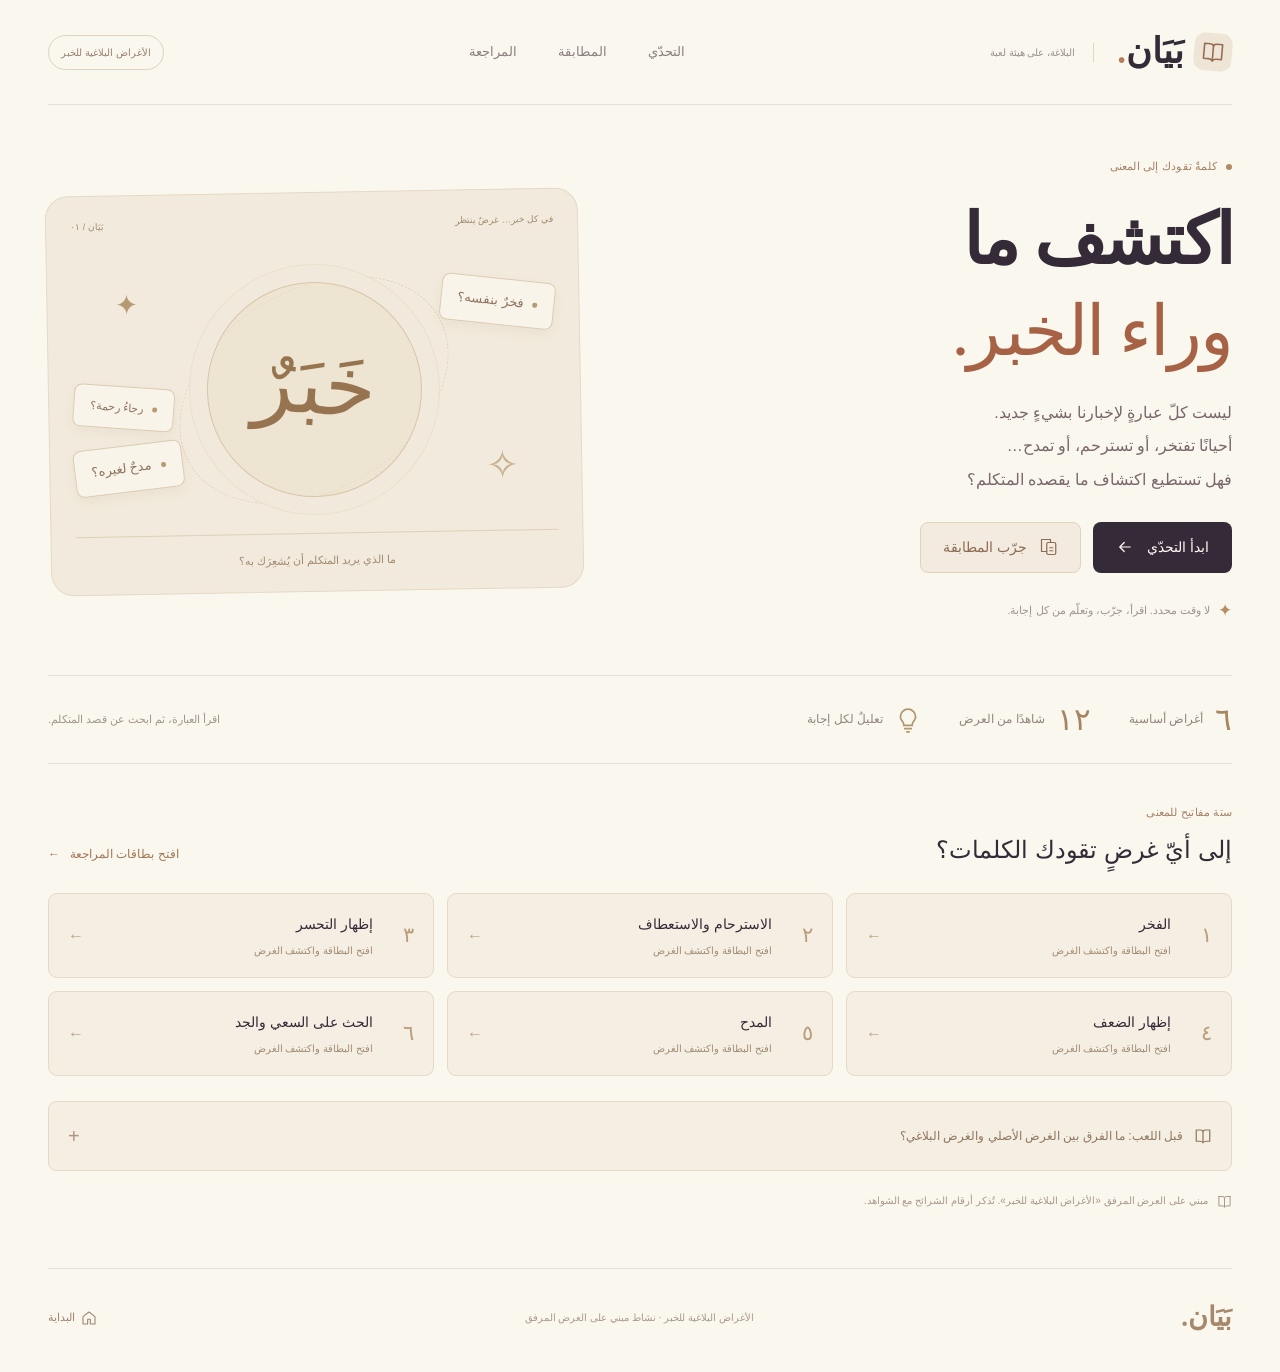
<file: bayan/index.html>
<!doctype html>
<html lang="ar" dir="rtl">
<head>
<meta charset="utf-8">
<meta name="viewport" content="width=device-width,initial-scale=1">
<meta name="theme-color" content="#faf7ef">
<meta name="description" content="بيان: لعبة عربية تفاعلية عن الأغراض البلاغية للخبر، بأسئلة من العرض التعليمي، ولعبة مطابقة، وبطاقات مراجعة.">
<title>بيان — تحدّي الأغراض البلاغية للخبر</title>
<style>
:root{font-family:"Noto Sans Arabic",Tahoma,Arial,sans-serif;color:#352b38;background:#faf7ef;--paper:#fffdf8;--ink:#352b38;--muted:#817b7d;--accent:#a6573d;--border:#e7e0d7;--green:#536f56;--soft:#f3ede4}*{box-sizing:border-box}body{margin:0;font-size:16px;line-height:1.9}button,input{font:inherit}button{cursor:pointer;color:inherit;touch-action:manipulation;-webkit-tap-highlight-color:transparent;transition:background .15s,border-color .15s,transform .15s}button:disabled{cursor:default}button:focus-visible,a:focus-visible,summary:focus-visible{outline:3px solid #b78b61;outline-offset:4px}button{border:0}h1,h2,h3,p,blockquote{margin:0}a{color:inherit}[hidden]{display:none!important}.page-width{width:min(1190px,calc(100% - 96px));margin-inline:auto}.sprite{position:absolute;width:0;height:0;overflow:hidden}.icon{width:21px;height:21px;fill:none;stroke:currentColor;stroke-width:1.6;stroke-linecap:round;stroke-linejoin:round;flex:none}.skip-link{position:fixed;top:-100px;right:15px;z-index:50;background:var(--ink);color:#fff;padding:10px 20px}.skip-link:focus{top:12px}.site-header{height:105px;display:flex;align-items:center;justify-content:space-between;gap:24px;border-bottom:1px solid var(--border)}.brand{background:none;padding:0;display:flex;align-items:center;gap:10px}.brand-icon{width:38px;height:38px;display:grid;place-items:center;color:#996b50;background:#eee5d6;border-radius:11px;transform:rotate(5deg)}.brand-icon .icon{width:24px;height:24px}.brand-name{font-family:"Noto Naskh Arabic",Georgia,serif;font-size:35px;font-weight:700;line-height:1.2}.brand-dot{color:#b67c55}.brand small{font-size:10px;color:#9b9090;margin-right:13px;padding-right:18px;border-right:1px solid #dfd5c8}.site-header nav{display:flex;gap:9px}.site-header nav button{padding:8px 16px;background:none;color:#8a7d7f;border-radius:7px;font-size:13px}.site-header nav button:hover{background:#f0e9df}.site-header nav button.active{background:#eee3d4;color:#905b40}.lesson-pill{font-size:10px;color:#9a8070;border:1px solid #dfd2c1;padding:7px 12px;border-radius:30px;white-space:nowrap}.view{padding-block:52px 58px;min-height:65vh}.hero{display:grid;grid-template-columns:1.1fr 1fr;gap:65px;align-items:center;padding-bottom:48px}.eyebrow{font-size:11px;font-weight:500;color:#a58166;letter-spacing:.2px;line-height:1.8}.hero-copy>.eyebrow{display:flex;gap:9px;align-items:center;margin-bottom:18px}.hero-copy>.eyebrow>span{width:6px;height:6px;background:#b28b63;border-radius:50%}.hero h1{font-family:"Noto Naskh Arabic",Georgia,serif;font-size:70px;font-weight:600;line-height:1.3;letter-spacing:-1.8px}.hero h1 em{font-style:normal;color:#a76246;font-weight:500}.hero-description{font-size:16px;color:#8f7d7e;line-height:2.1;margin:19px 0 25px}.hero-actions{display:flex;flex-wrap:wrap;gap:12px}.button{display:inline-flex;align-items:center;justify-content:center;gap:13px;border:1px solid transparent;padding:12px 22px;min-height:49px;border-radius:8px;font-size:14px;font-weight:500;line-height:1.8}.button.primary{background:var(--ink);color:#fffaf2}.button.primary:hover:not(:disabled){background:#534052}.button.primary:disabled{background:#e5ded5;color:#a99c95;border-color:#e5ded5}.button.secondary{background:#f3ebdf;color:#8c6b52;border-color:#e1d2bd}.button.secondary:hover{background:#ebe0d0}.button .icon{width:18px;height:18px}.hero-note{font-size:11px;color:#a1958f;margin-top:22px;display:flex;align-items:center;gap:8px}.small-star{color:#b68d62;font-size:17px}.hero-art{position:relative;min-height:400px;border:1px solid #e5d9c7;background:#f2eadc;border-radius:23px;overflow:hidden;transform:rotate(-1deg)}.art-caption{display:flex;justify-content:space-between;gap:10px;font-size:9px;color:#a18a70;padding:22px 24px}.art-circle{position:absolute;border:1px solid #d5c6ae;border-radius:50%;width:215px;height:215px;left:50%;top:50%;margin-left:-107px;margin-top:-110px}.circle-back{transform:rotate(-30deg) scaleY(.69);width:290px;height:290px;margin-left:-145px;margin-top:-147px;border-style:dashed;opacity:.65}.circle-front{background:#e9dcc67d;border-color:#d9c6a8;box-shadow:0 0 0 17px #f4eee2b3,0 0 0 18px #e5d6be80}.art-word{position:absolute;inset:0;display:grid;place-items:center;font-family:"Noto Naskh Arabic",Georgia,serif;font-size:83px;line-height:1.2;color:#977450;padding-bottom:12px;transform:rotate(5deg)}.art-spark{position:absolute;color:#b59b71}.spark-one{top:83px;left:67px;font-size:28px}.spark-two{right:61px;bottom:85px;font-size:40px;color:#c6b290}.floating-note{position:absolute;display:flex;align-items:center;gap:9px;font-size:13px;color:#8f735d;padding:10px 16px;border:1px solid #dccbb3;background:#fbf7eecf;border-radius:8px;box-shadow:0 5px 12px #856c4310}.floating-note i{width:5px;height:5px;background:#b69b72;border-radius:50%}.note-one{top:88px;right:24px;transform:rotate(7deg)}.note-two{bottom:102px;left:24px;transform:rotate(-6deg)}.note-three{top:190px;left:24px;transform:rotate(5deg);font-size:11px}.art-question{position:absolute;bottom:20px;right:24px;left:24px;text-align:center;padding-top:16px;border-top:1px solid #dfd0bb;font-size:11px;color:#a38c71}.intro-strip{display:flex;align-items:center;gap:38px;padding:25px 0;border-block:1px solid var(--border)}.intro-strip>div{display:flex;align-items:center;gap:12px}.intro-strip strong{font-size:31px;font-family:"Noto Naskh Arabic",Georgia,serif;color:#a78560;line-height:1.2;font-weight:500}.intro-strip span{font-size:12px;color:#92857c}.intro-strip .icon{color:#b0976e;width:26px;height:26px}.intro-strip>p{font-size:11px;color:#a3978c;margin-right:auto}.home-purpose-section{padding-top:39px}.section-heading{display:flex;align-items:flex-end;justify-content:space-between;gap:25px;margin-bottom:22px}.section-heading .eyebrow{margin-bottom:5px}.section-heading h2{font-size:24px;font-weight:500;line-height:1.8}.text-button{display:inline-flex;align-items:center;gap:10px;background:none;color:#a07856;font-size:12px;padding:5px 0;border-radius:3px}.text-button:hover{color:#734a32}.text-button .icon{width:17px;height:17px}.purpose-preview{display:grid;grid-template-columns:repeat(3,minmax(0,1fr));gap:13px}.purpose-tile{background:#f5eee3;border:1px solid #e6d9c6;border-radius:9px;display:flex;align-items:center;gap:13px;padding:17px 19px;text-align:right;min-height:85px}.purpose-tile:hover{background:#eee3d2;border-color:#d4bea1;transform:translateY(-2px)}.purpose-index{font-family:"Noto Naskh Arabic",Georgia,serif;font-size:21px;color:#ba9d78;width:28px;flex:none}.purpose-tile strong{display:block;font-size:14px;font-weight:500}.purpose-tile small{display:block;font-size:10px;color:#a28c74;margin-top:3px}.purpose-tile>span:last-child{margin-right:auto;color:#bca083}.before-note{border:1px solid #e5d9c6;background:#f5eee3;border-radius:8px;margin-top:25px;padding:0 19px}.before-note summary{display:flex;align-items:center;gap:11px;list-style:none;padding:15px 0;font-size:12px;cursor:pointer;color:#8f765f}.before-note summary::-webkit-details-marker{display:none}.before-note summary>.icon{width:18px;height:18px}.before-note summary>span{margin-right:auto;font-size:20px;color:#ad967a}.before-note p{font-size:13px;color:#8d796a;line-height:2.1;padding-bottom:20px}.before-note strong{font-weight:600}.source-note{display:flex;align-items:flex-start;gap:9px;margin-top:20px;color:#aa9989}.source-note p{font-size:10px;line-height:1.9}.source-note .icon{width:15px;height:15px;margin-top:3px}.activity-heading{display:flex;align-items:center;justify-content:space-between;gap:25px;margin-bottom:33px}.activity-heading h1{font-family:"Noto Naskh Arabic",Georgia,serif;font-size:42px;line-height:1.8;font-weight:600;letter-spacing:-.5px}.activity-heading>div>p:last-child{font-size:13px;color:#948181;line-height:2}.score-badge{display:flex;align-items:center;gap:14px;background:#f0e6d6;border:1px solid #deccb1;border-radius:12px;padding:15px 20px;flex:none}.score-badge>.icon{width:30px;height:30px;color:#b0915e;fill:#dfcba680;stroke-width:1.2}.score-badge strong{font-family:"Noto Naskh Arabic",Georgia,serif;font-size:31px;font-weight:500;display:block;line-height:1.2;color:#997b4d}.score-badge span{font-size:9px;color:#ab946e}.quiz-layout{display:grid;grid-template-columns:minmax(0,1fr)255px;gap:27px;align-items:start}.question-panel{background:var(--paper);border:1px solid var(--border);border-radius:14px;padding:29px 33px 25px;min-width:0;box-shadow:0 8px 20px #59412b08}.question-meta{display:flex;align-items:center;justify-content:space-between;gap:12px;font-size:11px;color:#a18b77}.question-meta>span:last-child{font-size:10px}.progress-track{height:4px;border-radius:3px;background:#efe7db;overflow:hidden;margin:15px 0 24px}.progress-track>span{display:block;height:100%;background:#bc9870;width:0;transition:width .2s;border-radius:3px}.question-context{font-size:12px;color:#96826d;line-height:2;padding:12px 15px;background:#f8f0e4;border-radius:7px;margin-bottom:12px}.quotation-mark{font-family:Georgia,serif;font-size:56px;color:#d6c2a3;height:46px;line-height:1.2}.question-panel blockquote{font-family:"Noto Naskh Arabic",Georgia,serif;font-size:25px;line-height:2;text-align:center;white-space:pre-line;padding:4px 13px 17px;color:#624b45;font-weight:500;outline:0}.question-prompt{font-size:13px;color:#9c8670;text-align:center;margin-bottom:22px}.quiz-options{display:grid;grid-template-columns:1fr 1fr;gap:10px}.quiz-option{display:flex;align-items:center;gap:11px;min-height:55px;border:1px solid #e5d9c8;border-radius:7px;background:#faf5ed;text-align:right;padding:11px 15px;color:#8c735d;font-size:13px;line-height:1.9}.quiz-option:hover:not(:disabled){background:#f0e5d5;border-color:#cdb18b}.option-letter{display:grid;place-items:center;width:24px;height:25px;background:#eee4d3;color:#b69d7e;border-radius:5px;font-size:11px;flex:none}.option-label{flex:1;min-width:0}.option-marker{font-size:10px;flex:none}.quiz-option.is-correct{background:#eaf1e4;border-color:#a5bc92;color:#537846}.quiz-option.is-correct .option-letter{background:#d8e5cb;color:#789363}.quiz-option.is-incorrect{background:#f9e8df;border-color:#d9a38d;color:#a9614c}.quiz-option.is-incorrect .option-letter{background:#eed0bd;color:#ad7960}.hint-button{display:flex;align-items:center;gap:7px;background:none;color:#ae8a60;font-size:11px;padding:9px 0;margin-top:9px}.hint-button .icon{width:15px;height:15px}.hint-button:disabled{opacity:.65}.hint-note{font-size:12px;color:#9e845f;border-right:2px solid #d4b98e;background:#fcf7e8;line-height:2;padding:9px 13px;margin-top:3px;border-radius:4px}.answer-feedback{border:1px solid #c4d4b6;background:#edf3e7;color:#5f7c4e;font-size:13px;line-height:2;border-radius:8px;padding:15px 18px;margin-top:17px}.answer-feedback strong{display:block;font-size:14px;margin-bottom:3px;font-weight:600}.answer-feedback.incorrect{background:#f8eee3;border-color:#ddc3a3;color:#9d7652}.answer-feedback p{line-height:2}.question-footer{display:flex;align-items:center;justify-content:space-between;gap:20px;margin-top:24px;padding-top:19px;border-top:1px solid #eee5d8}.question-footer>span{font-size:10px;color:#b19a80}.question-footer .button{font-size:12px;min-height:43px;padding:9px 17px}.quiz-aside{padding:23px 9px 23px 6px;color:#a38c78}.aside-symbol{font-family:"Noto Naskh Arabic",Georgia,serif;font-size:61px;color:#c1a580;line-height:1.3;display:block;margin-bottom:13px}.quiz-aside h2{font-size:22px;font-family:"Noto Naskh Arabic",Georgia,serif;line-height:1.7;font-weight:500;color:#9b795a;margin-bottom:14px}.quiz-aside p{font-size:12px;line-height:2.1}.aside-rule{height:1px;background:#e3d6c4;margin:23px 0}.quiz-aside>strong{font-size:11px;color:#a68460;display:block;margin-bottom:8px;font-weight:500}.quiz-aside .text-button{margin-top:21px;font-size:11px}.match-round-badge{text-align:center;border:1px solid #dfceb7;background:#f2e8d9;border-radius:10px;padding:12px 23px;min-width:145px;flex:none}.match-round-badge>span{font-size:10px;color:#ab8f6b;display:block}.match-round-badge>strong{font-family:"Noto Naskh Arabic",Georgia,serif;font-size:28px;font-weight:500;color:#9a7852;display:block;line-height:1.6;direction:ltr}.match-round-badge>small{font-size:9px;color:#ad9372}.matching-topline{display:flex;align-items:center;justify-content:space-between;gap:20px;margin-bottom:18px}.matching-topline>p{font-size:13px;color:#9e856e}.matching-topline .text-button{font-size:11px}.matching-board{display:grid;grid-template-columns:1.35fr 1fr;gap:28px}.matching-column{min-width:0}.column-heading{display:flex;align-items:center;gap:10px;margin-bottom:14px}.column-heading>span{display:grid;place-items:center;width:25px;height:25px;font-size:12px;background:#ecdeca;color:#ab8457;border-radius:50%}.column-heading h2{font-size:16px;font-weight:500;color:#9c7f61}.match-cards,.match-targets{display:grid;gap:11px}.match-card{display:flex;align-items:center;gap:15px;min-height:101px;width:100%;text-align:right;border:1px solid #e5d8c4;border-radius:9px;background:var(--paper);padding:14px 18px;color:#7f6754}.match-card:hover:not(:disabled){background:#f4e9d7;border-color:#ceaf86}.match-card.is-selected{border-color:#ae8053;box-shadow:0 0 0 2px #d4b3884d;background:#f4e9d7}.match-card.is-matched{background:#edf2e6;border-color:#c3d2b3;color:#769460}.card-number{display:grid;place-items:center;width:26px;height:29px;border:1px solid #e8dbca;border-radius:5px;color:#baa07b;font-size:12px;flex:none}.match-copy{font-family:"Noto Naskh Arabic",Georgia,serif;font-size:17px;line-height:1.9;white-space:pre-line;display:block}.match-card-content{min-width:0;flex:1}.matched-to{display:block;margin-top:5px;font-family:"Noto Sans Arabic",Tahoma,Arial,sans-serif;font-size:10px;color:#8a9d73}.match-target{background:#f3e9da;color:#97724f;border:1px dashed #d8bd9b;border-radius:9px;display:flex;align-items:center;justify-content:space-between;gap:12px;padding:17px 21px;min-height:70px;text-align:right;line-height:1.9;font-size:14px}.match-target>span:last-child{font-size:20px;font-family:Georgia,serif;color:#bda17c}.match-target:hover:not(:disabled){background:#eaddc7;border-color:#b98b59}.match-target:disabled{opacity:.5}.match-target.has-match{background:#eef2e5;color:#7b9563;border-color:#c4d2b0;border-style:solid}.matching-tip{display:flex;align-items:flex-start;gap:9px;margin-top:20px;padding:15px 17px;background:#f5eee0;border-radius:7px;color:#b19a7a}.matching-tip>.icon{width:17px;height:17px;margin-top:3px}.matching-tip>p{font-size:11px;line-height:2}.match-feedback{margin-top:23px;min-height:59px}.matching-footer{display:flex;justify-content:space-between;align-items:center;gap:20px;margin-top:20px}.matching-footer>span{font-size:11px;color:#ac9274}.matching-footer .button{font-size:12px}.review-cards{display:grid;grid-template-columns:repeat(3,minmax(0,1fr));gap:18px;align-items:start}.review-card{border:1px solid #e1d0b5;border-radius:11px;background:#f4ebdc;overflow:hidden}.review-card summary{cursor:pointer;list-style:none;display:flex;align-items:center;gap:11px;padding:22px 20px;min-height:98px;color:#946f4a}.review-card summary::-webkit-details-marker{display:none}.review-card summary h2{font-size:16px;font-weight:500;line-height:1.9}.review-card summary>span:first-child{font-family:"Noto Naskh Arabic",Georgia,serif;font-size:22px;color:#b39772;flex:none}.review-card summary>span:last-child{margin-right:auto;font-size:20px;color:#b1946c}.review-card-content{padding:0 20px 23px;border-top:1px solid #e6d6be}.review-definition{font-size:13px;color:#947b5f;line-height:2.1;margin-top:18px}.review-clue{font-size:12px;color:#a17c4e;background:#efe2c9;border-radius:6px;padding:10px 12px;margin-top:15px;line-height:2}.review-card blockquote{font-family:"Noto Naskh Arabic",Georgia,serif;font-size:19px;line-height:2;white-space:pre-line;color:#896743;margin:20px 0 8px}.source-label{font-size:10px;color:#aa9477}.review-contrast{display:grid;grid-template-columns:1fr 1fr;gap:25px;padding:25px;border-block:1px solid var(--border);margin-top:32px}.review-contrast strong{font-size:15px;font-weight:500;color:#9a7859}.review-contrast p{font-size:13px;color:#aa9279;line-height:2.1;margin-top:6px}.results-card{max-width:740px;margin:0 auto;text-align:center;background:var(--paper);border:1px solid var(--border);border-radius:17px;padding:36px 45px 31px}.result-medallion{display:grid;place-items:center;width:79px;height:79px;border-radius:50%;background:#f2e4c9;border:1px solid #ddc69b;margin:0 auto 20px;box-shadow:0 0 0 8px #f7eddb}.result-medallion>.icon{width:39px;height:39px;stroke-width:1;fill:#c9a66b66;color:#ac8345}.results-card h1{font-family:"Noto Naskh Arabic",Georgia,serif;font-size:34px;line-height:1.7;font-weight:500;outline:0;margin:12px 0 9px}.results-card>p:not(.eyebrow){font-size:13px;color:#9c8676;line-height:2}.result-numbers{display:grid;grid-template-columns:1fr 1fr;border-block:1px solid #e9ddcb;margin:27px 0;padding:21px 0;gap:20px}.result-numbers>div:first-child{border-left:1px solid #e9ddcb}.result-numbers strong{display:block;font-family:"Noto Naskh Arabic",Georgia,serif;font-size:37px;line-height:1.5;color:#a17c4c;font-weight:500;direction:ltr}.result-numbers span{font-size:11px;color:#b19a7d}.results-actions{display:flex;justify-content:center;gap:13px;flex-wrap:wrap}.results-actions .button{font-size:13px}.results-card .result-note{font-size:10px!important;color:#af9d8c!important;margin-top:21px}.answer-review{margin-top:48px}.answer-review details{border:1px solid #e3d5c0;background:#f4ecde;border-radius:8px;margin-bottom:12px}.answer-review summary{display:flex;align-items:center;gap:12px;cursor:pointer;list-style:none;padding:15px 19px;color:#9c7957;line-height:1.9}.answer-review summary::-webkit-details-marker{display:none}.answer-review summary>span:first-child{display:grid;place-items:center;flex:none;width:23px;height:23px;border-radius:50%;font-size:13px;background:#ebd3b8;color:#a8774c}.answer-review summary>span:first-child.correct{background:#d8e3ca;color:#78915e}.answer-review summary>strong{font-size:13px;font-weight:500;flex:1}.answer-review summary>span:last-child{font-size:19px;color:#b89a74}.answer-detail{padding:0 20px 19px;font-size:12px;line-height:2;color:#a18466}.answer-detail blockquote{font-size:18px;font-family:"Noto Naskh Arabic",Georgia,serif;line-height:2;white-space:pre-line;margin-bottom:15px;color:#8e6c4b}.answer-detail>p{margin-top:5px}.site-footer{display:flex;align-items:center;justify-content:space-between;gap:25px;padding-block:23px 28px;border-top:1px solid var(--border);color:#ab9a8e}.footer-brand{font-family:"Noto Naskh Arabic",Georgia,serif;font-size:27px;font-weight:600;color:#a5896a}.site-footer>p{font-size:10px}.site-footer>button{display:flex;align-items:center;gap:6px;background:none;color:#9e846d;font-size:11px;padding:6px 0}.site-footer .icon{width:16px;height:16px}.noscript-note{text-align:center;padding:20px;background:#f3e6d1;color:#947653;font-size:14px}
@media(max-width:1050px){.page-width{width:calc(100% - 64px)}.brand small{display:none}.hero{gap:38px}.hero h1{font-size:64px}.hero-art{min-height:370px}.floating-note{font-size:12px;padding:9px 12px}.note-one{right:17px}.note-two{left:19px}.note-three{left:16px}.intro-strip{gap:25px}.intro-strip>p{font-size:10px;max-width:220px}.quiz-layout{grid-template-columns:minmax(0,1fr)215px;gap:22px}.question-panel{padding:25px}.quiz-aside{padding-top:20px}.quiz-aside h2{font-size:21px}.quiz-aside p{font-size:11px}.quiz-options{gap:9px}.quiz-option{font-size:12px;padding:10px 12px}.purpose-preview{gap:11px}.purpose-tile{padding:16px}.purpose-tile strong{font-size:13px}.purpose-tile small{font-size:9px}.review-cards{gap:14px}.review-card summary{padding:19px 17px}.review-card summary h2{font-size:14px}.matching-board{gap:22px}.match-target{font-size:13px;padding:16px 18px}.match-copy{font-size:16px}}
@media(max-width:800px){.page-width{width:calc(100% - 44px)}.site-header{height:89px;gap:15px}.brand-name{font-size:32px}.brand-icon{width:33px;height:33px}.brand-icon .icon{width:21px;height:21px}.site-header nav{gap:3px}.site-header nav button{font-size:12px;padding:7px 12px}.lesson-pill{font-size:8px;padding:6px 10px}.view{padding-top:40px}.hero{gap:27px;padding-bottom:37px}.hero h1{font-size:55px}.hero-description{font-size:14px;line-height:2.1}.hero-copy>.eyebrow{font-size:10px}.hero-actions{gap:10px}.hero-actions .button{font-size:12px;padding:11px 16px;min-height:44px;gap:9px}.hero-note{font-size:10px;line-height:2}.hero-art{min-height:337px}.art-caption{font-size:7px;padding:20px 17px}.art-circle{width:179px;height:179px;margin-left:-89px;margin-top:-92px}.circle-back{width:242px;height:242px;margin-left:-121px;margin-top:-123px}.art-word{font-size:69px}.floating-note{font-size:10px;padding:8px 10px;gap:6px}.note-one{top:77px;right:12px}.note-two{bottom:91px;left:14px}.note-three{top:173px;left:10px;font-size:9px}.spark-one{top:73px;left:46px;font-size:23px}.spark-two{bottom:70px;right:36px;font-size:29px}.art-question{font-size:9px;right:17px;left:17px;bottom:17px;padding-top:13px}.intro-strip{gap:23px;padding-block:22px}.intro-strip>div{gap:9px}.intro-strip strong{font-size:28px}.intro-strip span{font-size:10px}.intro-strip>p{display:none}.intro-strip .icon{width:23px;height:23px}.home-purpose-section{padding-top:32px}.section-heading{align-items:flex-start;gap:20px}.section-heading h2{font-size:20px}.section-heading .eyebrow{font-size:10px}.text-button{font-size:11px}.purpose-preview{grid-template-columns:1fr 1fr}.purpose-tile{padding:15px 17px;min-height:80px}.purpose-tile strong{font-size:13px}.purpose-tile small{font-size:10px}.before-note summary{font-size:11px}.before-note p{font-size:12px}.activity-heading h1{font-size:37px}.activity-heading>div>p:last-child{font-size:12px}.score-badge{padding:13px 16px;gap:10px}.score-badge strong{font-size:27px}.score-badge>.icon{width:26px;height:26px}.score-badge span{font-size:8px}.quiz-layout{grid-template-columns:minmax(0,1fr)}.quiz-aside{display:none}.question-panel{padding:27px}.question-panel blockquote{font-size:25px}.quiz-option{font-size:13px;min-height:57px}.question-footer .button{font-size:12px}.matching-board{grid-template-columns:1.25fr 1fr;gap:17px}.match-card{padding:13px 14px;gap:11px;min-height:102px}.match-copy{font-size:15px}.card-number{width:23px;height:26px;font-size:11px}.match-target{font-size:12px;min-height:68px;padding:15px}.matching-tip{padding:13px;font-size:10px;gap:7px}.matching-tip>p{font-size:10px}.review-cards{grid-template-columns:1fr 1fr}.review-contrast{padding:22px;gap:22px}.review-contrast p{font-size:12px}.site-footer{gap:20px}.site-footer>p{font-size:9px}}
@media(max-width:580px){.page-width{width:calc(100% - 36px)}.site-header{height:auto;min-height:92px;flex-wrap:wrap;padding-block:15px;gap:12px 15px}.brand{gap:8px}.brand-name{font-size:31px}.brand-icon{width:32px;height:32px;border-radius:9px}.brand-icon .icon{width:21px;height:21px}.site-header nav{gap:1px;margin-right:auto}.site-header nav button{padding:6px 9px;font-size:11px;min-height:36px}.lesson-pill{display:none}.view{padding-block:34px 39px}.hero{grid-template-columns:1fr;gap:30px;padding-bottom:29px}.hero h1{font-size:64px;line-height:1.28;letter-spacing:-1.8px}.hero-copy>.eyebrow{font-size:10px;margin-bottom:15px}.hero-description{font-size:15px;line-height:2.1;margin:17px 0 23px}.hero-actions .button{font-size:13px;padding:12px 18px;min-height:47px;gap:11px}.hero-note{font-size:10px;margin-top:18px}.hero-art{min-height:322px;max-width:440px;width:100%;justify-self:center;transform:rotate(-.7deg);border-radius:17px}.art-caption{font-size:8px;padding:19px}.art-circle{width:180px;height:180px;margin-left:-90px;margin-top:-94px}.circle-back{width:246px;height:246px;margin-left:-123px;margin-top:-127px}.art-word{font-size:74px}.floating-note{font-size:12px;padding:9px 12px}.note-one{right:14px;top:75px}.note-two{left:19px;bottom:80px}.note-three{font-size:10px;top:166px;left:16px}.spark-one{left:51px;top:64px;font-size:24px}.spark-two{right:45px;bottom:65px;font-size:30px}.art-question{font-size:10px;bottom:15px;padding-top:13px}.intro-strip{gap:11px;justify-content:space-between;padding-block:22px}.intro-strip>div{gap:7px}.intro-strip strong{font-size:25px}.intro-strip span{font-size:9px;line-height:1.9;max-width:77px}.intro-strip .icon{width:22px;height:22px}.section-heading{display:block;margin-bottom:20px}.section-heading h2{font-size:21px;line-height:1.9}.section-heading .eyebrow{font-size:10px}.section-heading>.text-button{margin-top:8px;font-size:11px}.purpose-preview{gap:10px}.purpose-tile{display:grid;grid-template-columns:24px 1fr;gap:2px 9px;align-items:start;padding:14px 12px;min-height:105px}.purpose-index{font-size:21px;width:24px;line-height:1.5}.purpose-tile strong{font-size:12px;line-height:2}.purpose-tile small{font-size:9px;line-height:1.9;margin-top:4px}.purpose-tile>span:last-child{display:none}.before-note{padding-inline:15px;margin-top:21px}.before-note summary{font-size:11px;gap:9px;line-height:2}.before-note summary>.icon{width:16px;height:16px}.before-note p{font-size:12px;line-height:2.1}.source-note p{font-size:9px}.activity-heading{align-items:flex-start;gap:16px;margin-bottom:25px}.activity-heading .eyebrow{font-size:9px}.activity-heading h1{font-size:33px;line-height:1.8}.activity-heading>div>p:last-child{font-size:12px;line-height:2}.score-badge{padding:12px 13px;gap:8px;flex-direction:column;max-width:96px;text-align:center;border-radius:9px}.score-badge strong{font-size:27px}.score-badge>.icon{width:24px;height:24px}.score-badge span{font-size:7px;line-height:1.8;display:block;margin-top:2px}.quiz-layout{gap:0}.question-panel{padding:22px 18px 20px;border-radius:12px}.question-meta{font-size:10px;gap:8px}.question-meta>span:last-child{font-size:9px}.progress-track{margin:13px 0 18px}.question-panel blockquote{font-size:23px;line-height:2.1;padding:0 3px 15px}.quotation-mark{font-size:49px;height:38px}.question-context{font-size:11px;padding:10px 12px}.question-prompt{font-size:12px;line-height:2;margin-bottom:18px}.quiz-options{grid-template-columns:1fr;gap:9px}.quiz-option{font-size:14px;padding:12px 14px;min-height:56px;gap:11px}.option-letter{width:26px;height:27px;font-size:12px}.option-marker{font-size:11px}.hint-button{font-size:12px;margin-top:10px;padding-block:10px}.hint-note{font-size:12px}.answer-feedback{padding:14px;font-size:12px;line-height:2.1;margin-top:14px}.answer-feedback strong{font-size:13px}.question-footer{gap:12px;align-items:flex-end;margin-top:20px;padding-top:17px}.question-footer>span{font-size:9px;max-width:105px;line-height:2}.question-footer .button{font-size:12px;padding:10px 14px;min-height:44px;gap:10px}.match-view .activity-heading{display:block}.match-view .activity-heading h1{font-size:31px}.match-round-badge{display:flex;align-items:center;justify-content:space-between;gap:13px;padding:11px 16px;margin-top:18px;text-align:right;min-width:0}.match-round-badge>span{font-size:11px}.match-round-badge>strong{font-size:25px;line-height:1.5}.match-round-badge>small{font-size:9px;max-width:80px}.matching-topline{display:block;margin-bottom:18px}.matching-topline>p{font-size:12px}.matching-topline .text-button{font-size:11px;margin-top:6px}.matching-board{grid-template-columns:1fr;gap:25px}.column-heading{margin-bottom:12px}.column-heading h2{font-size:16px}.match-cards{gap:10px}.match-card{padding:13px 16px;gap:12px;min-height:96px}.match-copy{font-size:18px;line-height:1.9}.card-number{width:26px;height:28px;font-size:12px}.matched-to{font-size:11px;margin-top:7px}.match-targets{grid-template-columns:1fr 1fr;gap:9px}.match-target{min-height:70px;padding:13px 12px;font-size:12px;gap:7px;line-height:2}.match-target>span:last-child{font-size:18px}.matching-tip{padding:14px;margin-top:15px}.matching-tip>p{font-size:11px}.match-feedback{font-size:12px;line-height:2}.matching-footer>span{font-size:10px}.matching-footer .button{font-size:11px;min-height:44px;padding:10px 15px}.review-view .activity-heading{display:block}.review-view .activity-heading>.button{margin-top:16px;font-size:12px}.review-cards{grid-template-columns:1fr;gap:13px}.review-card summary{padding:20px;min-height:84px}.review-card summary h2{font-size:17px}.review-card summary>span:first-child{font-size:24px}.review-card-content{padding:0 20px 23px}.review-definition{font-size:14px;line-height:2.1}.review-clue{font-size:13px;line-height:2}.review-card blockquote{font-size:23px;line-height:2}.source-label{font-size:10px}.review-contrast{grid-template-columns:1fr;gap:20px;padding:22px 4px;margin-top:26px}.review-contrast strong{font-size:16px}.review-contrast p{font-size:13px}.results-card{padding:31px 20px 27px;border-radius:14px}.result-medallion{width:69px;height:69px;margin-bottom:22px}.result-medallion>.icon{width:34px;height:34px}.results-card .eyebrow{font-size:10px}.results-card h1{font-size:29px;line-height:1.7;margin-block:11px}.results-card>p:not(.eyebrow){font-size:12px}.result-numbers{gap:15px;padding:20px 0;margin:23px 0}.result-numbers strong{font-size:32px}.result-numbers span{font-size:10px}.results-actions{gap:10px}.results-actions .button{font-size:12px;padding:11px 15px;gap:8px}.results-card .result-note{font-size:9px!important;line-height:2}.answer-review{margin-top:34px}.answer-review summary{padding:14px;gap:10px;align-items:flex-start}.answer-review summary>strong{font-size:12px;line-height:2}.answer-review summary>span:first-child{margin-top:3px}.answer-detail{padding:0 16px 18px;font-size:12px}.answer-detail blockquote{font-size:21px}.site-footer{gap:17px;flex-wrap:wrap;padding-block:20px 24px}.site-footer>p{font-size:9px;flex:1;line-height:1.9}.site-footer>button{font-size:10px}.footer-brand{font-size:25px}}
@media(max-width:360px){.page-width{width:calc(100% - 28px)}.site-header{gap:10px}.brand-name{font-size:28px}.brand-icon{width:29px;height:29px}.brand-icon .icon{width:19px;height:19px}.site-header nav button{font-size:10px;padding:6px 7px}.hero h1{font-size:58px}.hero-description{font-size:14px}.hero-actions{gap:9px}.hero-actions .button{font-size:12px;padding:12px 14px;gap:8px}.hero-art{min-height:302px}.art-caption{font-size:7px;padding-inline:15px}.floating-note{font-size:10px}.note-one{right:12px}.note-two{left:12px;bottom:78px}.note-three{font-size:9px;left:10px;top:166px}.art-question{font-size:9px;left:15px;right:15px}.intro-strip span{font-size:8px}.intro-strip strong{font-size:24px}.intro-strip{gap:9px}.intro-strip>div{gap:6px}.purpose-tile{padding:13px 10px;gap:7px;grid-template-columns:21px 1fr}.purpose-tile strong{font-size:11px}.purpose-tile small{font-size:8px}.purpose-index{font-size:20px;width:21px}.activity-heading h1{font-size:29px}.score-badge{max-width:80px;padding:10px}.score-badge span{font-size:6px}.question-panel{padding-inline:15px}.question-panel blockquote{font-size:21px}.question-meta{font-size:9px}.question-meta>span:last-child{font-size:8px}.question-footer .button{font-size:11px;padding-inline:12px}.question-footer>span{font-size:8px;max-width:90px}.match-view .activity-heading h1{font-size:28px}.match-target{font-size:11px;padding-inline:11px}.match-copy{font-size:17px}.results-card h1{font-size:27px}.results-actions .button{font-size:11px;padding-inline:13px}}
.match-active-quote{white-space:pre-line;font-family:"Noto Naskh Arabic",Georgia,serif;font-size:20px;line-height:1.9;border:1px solid #d9c3a1;background:#fff8e9;border-radius:8px;padding:16px 18px;color:#8f6f48;margin-bottom:14px}.option-marker{white-space:nowrap}.target-column{scroll-margin-top:15px}.match-active-quote{scroll-margin-top:18px}.question-panel blockquote{scroll-margin-top:20px}.review-card:focus-within{border-color:#bf9b6d}.review-card[open] summary>span:last-child{font-size:0}.review-card[open] summary>span:last-child:after{content:"−";font-size:20px}
@media(max-width:580px){.match-active-quote{font-size:21px;padding:15px 17px}.option-marker{font-size:10px}}
.hero-description{color:#79676b}.quiz-option{color:#785f4b}.question-prompt{color:#836d59}.question-meta{color:#806e5e}.activity-heading>div>p:last-child{color:#7d6a6c}.before-note p{color:#7a6655}.review-definition{color:#7a634a}.source-label{color:#816b55}.answer-feedback{color:#4e6a3f}.answer-feedback.incorrect{color:#846144}.match-target{color:#815e3e}.review-contrast p{color:#8b725b}.question-context{color:#7e6854}
@media(prefers-reduced-motion:reduce){*,*:before,*:after{transition:none!important;animation:none!important}html{scroll-behavior:auto}}

</style>
</head>
<body>
<a class="skip-link" href="#activity">انتقل إلى النشاط</a>
<svg class="sprite" xmlns="http://www.w3.org/2000/svg" aria-hidden="true"><defs><symbol id="i-arrow" viewBox="0 0 24 24"><path d="M19 12H5m6-6-6 6 6 6"/></symbol><symbol id="i-book" viewBox="0 0 24 24"><path d="M3 4h6a3 3 0 0 1 3 3v14a5 5 0 0 0-4-2H3V4Zm18 0h-6a3 3 0 0 0-3 3v14a5 5 0 0 1 4-2h5V4Z"/></symbol><symbol id="i-star" viewBox="0 0 24 24"><path d="m12 3 2.8 5.7 6.2.9-4.5 4.4 1.1 6.2-5.6-3-5.6 3 1.1-6.2L3 9.6l6.2-.9Z"/></symbol><symbol id="i-check" viewBox="0 0 24 24"><path d="m5 12 4 4L19 6"/></symbol><symbol id="i-cards" viewBox="0 0 24 24"><rect x="9" y="6" width="12" height="16" rx="2"/><path d="M14 6V2H2v16h7m4-5h4m-4 4h4"/></symbol><symbol id="i-bulb" viewBox="0 0 24 24"><path d="M8 16c0-3-3-3-3-7a7 7 0 0 1 14 0c0 4-3 4-3 7M8 17h8M9 20h6M11 23h2"/></symbol><symbol id="i-home" viewBox="0 0 24 24"><path d="m3 10 9-7 9 7v11h-7v-7h-4v7H3Z"/></symbol><symbol id="i-repeat" viewBox="0 0 24 24"><path d="M5 8a8 8 0 1 1-1 8M5 2v7h7"/></symbol></defs></svg>
<header class="site-header page-width"><button type="button" class="brand" data-view="home" aria-label="بيان، الصفحة الرئيسية"><span class="brand-icon"><svg class="icon"><use href="#i-book"/></svg></span><span class="brand-name">بَيَان<span class="brand-dot">.</span></span><small>البلاغة، على هيئة لعبة</small></button><nav aria-label="أنشطة بيان"><button type="button" data-view="quiz">التحدّي</button><button type="button" data-view="match">المطابقة</button><button type="button" data-view="review">المراجعة</button></nav><span class="lesson-pill">الأغراض البلاغية للخبر</span></header>
<main id="activity" tabindex="-1">
  <section id="homeView" class="view home-view page-width" aria-labelledby="homeTitle">
    <div class="hero"><div class="hero-copy"><p class="eyebrow"><span></span> كلمةٌ تقودك إلى المعنى</p><h1 id="homeTitle">اكتشف ما<br><em>وراء الخبر.</em></h1><p class="hero-description">ليست كلّ عبارةٍ لإخبارنا بشيءٍ جديد.<br>أحيانًا تفتخر، أو تسترحم، أو تمدح…<br>فهل تستطيع اكتشاف ما يقصده المتكلم؟</p><div class="hero-actions"><button id="startQuiz" type="button" class="button primary">ابدأ التحدّي <svg class="icon" aria-hidden="true"><use href="#i-arrow"/></svg></button><button id="startMatch" type="button" class="button secondary"><svg class="icon" aria-hidden="true"><use href="#i-cards"/></svg>جرّب المطابقة</button></div><p class="hero-note"><span class="small-star" aria-hidden="true">✦</span> لا وقت محدد. اقرأ، جرّب، وتعلّم من كل إجابة.</p></div>
      <div class="hero-art" aria-hidden="true"><div class="art-caption"><span>في كل خبر… غرضٌ ينتظر</span><span>بَيَان / ٠١</span></div><div class="art-circle circle-back"></div><div class="art-circle circle-front"></div><span class="art-word">خَبَرٌ</span><span class="art-spark spark-one">✦</span><span class="art-spark spark-two">✧</span><div class="floating-note note-one"><i></i>فخرٌ بنفسه؟</div><div class="floating-note note-two"><i></i>مدحٌ لغيره؟</div><div class="floating-note note-three"><i></i>رجاءُ رحمة؟</div><div class="art-question">ما الذي يريد المتكلم أن يُشعِرَك به؟</div></div>
    </div>
    <div class="intro-strip"><div><strong>٦</strong><span>أغراض أساسية</span></div><div><strong>١٢</strong><span>شاهدًا من العرض</span></div><div><svg class="icon" aria-hidden="true"><use href="#i-bulb"/></svg><span>تعليلٌ لكل إجابة</span></div><p>اقرأ العبارة، ثم ابحث عن قصد المتكلم.</p></div>
    <section class="home-purpose-section" aria-labelledby="purposesTitle"><div class="section-heading"><div><p class="eyebrow">ستة مفاتيح للمعنى</p><h2 id="purposesTitle">إلى أيّ غرضٍ تقودك الكلمات؟</h2></div><button class="text-button" type="button" data-view="review">افتح بطاقات المراجعة <span aria-hidden="true">←</span></button></div><div id="purposePreview" class="purpose-preview"></div></section>
    <details class="before-note"><summary><svg class="icon" aria-hidden="true"><use href="#i-book"/></svg>قبل اللعب: ما الفرق بين الغرض الأصلي والغرض البلاغي؟<span aria-hidden="true">+</span></summary><p>للخبر غرضان أصليان: <strong>فائدة الخبر</strong>، أي إفادة المخاطب بحكم لا يعرفه، و<strong>لازم الفائدة</strong>، أي إفادته بأن المتكلم يعرف ذلك الحكم. وقد يُستعمل الخبر لأغراض بلاغية نفهمها من السياق؛ وتتدرّب هذه اللعبة على ستة أغراض وردت في العرض.</p></details>
    <div class="source-note"><svg class="icon" aria-hidden="true"><use href="#i-book"/></svg><p>مبني على العرض المرفق «الأغراض البلاغية للخبر». تُذكر أرقام الشرائح مع الشواهد.</p></div>
  </section>

  <section id="quizView" class="view quiz-view page-width" aria-labelledby="quizTitle" hidden><div class="activity-heading"><div><p class="eyebrow">النشاط الأول / اكشف الغرض</p><h1 id="quizTitle">تحدّي الخبر</h1><p>اختر الغرض الأبرز بحسب سياق العبارة؛ قد تتقارب بعض الأغراض.</p></div><div class="score-badge"><svg class="icon" aria-hidden="true"><use href="#i-star"/></svg><div><strong id="quizScore">٠</strong><span>نقطة في هذه الجولة</span></div></div></div><div class="quiz-layout"><div class="question-panel"><div class="question-meta"><span id="quizProgress">السؤال ١ من ١٢</span><span id="quizSource">من العرض</span></div><div class="progress-track" role="progressbar" aria-label="التقدّم في التحدّي" aria-valuemin="0" aria-valuemax="12" aria-valuenow="0" id="quizProgressBar"><span id="quizProgressFill"></span></div><p id="quizContext" class="question-context" hidden></p><div class="quotation-mark" aria-hidden="true">”</div><blockquote id="quizQuestion" tabindex="-1"></blockquote><p class="question-prompt">ما الغرض البلاغي الأبرز لهذا الخبر؟</p><div id="quizOptions" class="quiz-options" role="group" aria-label="اختر الغرض البلاغي"></div><button id="quizHint" type="button" class="hint-button" aria-expanded="false" aria-controls="quizHintText"><svg class="icon" aria-hidden="true"><use href="#i-bulb"/></svg>أحتاج إلى تلميح</button><p id="quizHintText" class="hint-note" hidden></p><div id="quizFeedback" class="answer-feedback" role="status" aria-live="polite" hidden></div><div class="question-footer"><span>الإجابة الصحيحة = ١٠ نقاط</span><button id="quizNext" type="button" class="button primary" disabled>السؤال التالي <svg class="icon" aria-hidden="true"><use href="#i-arrow"/></svg></button></div></div><aside class="quiz-aside"><span class="aside-symbol" aria-hidden="true">؟</span><h2>اقرأ القصد،<br>لا الكلمة وحدها.</h2><p>هل يعتز المتكلم بنفسه؟ هل يثني على غيره؟ أم يصف عجزًا أو يطلب رحمة؟</p><div class="aside-rule"></div><strong>تذكّر</strong><p>السياق هو مفتاح الغرض البلاغي. اختر ما يبرز في العبارة، ثم اقرأ التعليل.</p><button type="button" class="text-button" data-view="review">راجع الأغراض <span aria-hidden="true">←</span></button></aside></div></section>

  <section id="matchView" class="view match-view page-width" aria-labelledby="matchTitle" hidden><div class="activity-heading"><div><p class="eyebrow">النشاط الثاني / اجمع الشاهد بغرضه</p><h1 id="matchTitle">بطاقةٌ تبحث عن معناها</h1><p>اختر بطاقة شاهد، ثم اضغط على الغرض المناسب. لا حاجة إلى السحب.</p></div><div class="match-round-badge"><span id="matchRoundLabel">الجولة ١ من ٢</span><strong id="matchCount">٠ / ٦</strong><small>مطابقات في هذه الجولة</small></div></div><div class="matching-topline"><p id="matchInstruction">ابدأ باختيار بطاقة من الشواهد.</p><button id="restartMatch" type="button" class="text-button"><svg class="icon" aria-hidden="true"><use href="#i-repeat"/></svg>إعادة المطابقة</button></div><div class="matching-board"><section class="matching-column" aria-labelledby="matchCardsTitle"><div class="column-heading"><span>١</span><h2 id="matchCardsTitle">اختر شاهدًا</h2></div><div id="matchCards" class="match-cards"></div></section><section class="matching-column target-column" aria-labelledby="matchTargetsTitle"><div class="column-heading"><span>٢</span><h2 id="matchTargetsTitle">اكشف غرضه</h2></div><div id="matchTargets" class="match-targets"></div><div class="matching-tip"><svg class="icon" aria-hidden="true"><use href="#i-bulb"/></svg><p>قد يتقارب غرضان؛ ارجع إلى قصد المتكلم لتفرّق بينهما.</p></div></section></div><div id="matchFeedback" class="answer-feedback match-feedback" role="status" aria-live="polite">اختر بطاقة لتبدأ.</div><div class="matching-footer"><span id="matchAttempts">المحاولات: ٠</span><button id="nextMatchRound" type="button" class="button primary" disabled>الجولة التالية <svg class="icon" aria-hidden="true"><use href="#i-arrow"/></svg></button></div></section>

  <section id="reviewView" class="view review-view page-width" aria-labelledby="reviewTitle" hidden><div class="activity-heading"><div><p class="eyebrow">وقفة مراجعة / افتح البطاقة واكتشف الفرق</p><h1 id="reviewTitle">مفاتيحك إلى المعنى</h1><p>افتح أي بطاقة لقراءة الغرض وعلامته وشاهد من العرض.</p></div><button type="button" class="button primary" data-view="quiz">إلى التحدّي <svg class="icon" aria-hidden="true"><use href="#i-arrow"/></svg></button></div><div id="reviewCards" class="review-cards"></div><div class="review-contrast"><div><strong>الفخر أم المدح؟</strong><p>الفخر اعتزاز بالنفس أو بالقوم، والمدح ثناء على الغير.</p></div><div><strong>الضعف أم الاسترحام؟</strong><p>إظهار الضعف يبرز العجز، والاسترحام يستميل الرحمة أو العفو. والسياق يوضح القصد.</p></div></div></section>

  <section id="resultsView" class="view results-view page-width" aria-labelledby="resultsTitle" hidden><div class="results-card"><div class="result-medallion" aria-hidden="true"><svg class="icon"><use href="#i-star"/></svg></div><p class="eyebrow">وصلت إلى نهاية الجولة</p><h1 id="resultsTitle" tabindex="-1">كلّ إجابة تقرّبك من المعنى.</h1><p id="resultsMessage"></p><div class="result-numbers"><div><strong id="resultsScore">٠</strong><span>نقطة من ١٢٠</span></div><div><strong id="resultsCorrect">٠ / ١٢</strong><span>إجابة صحيحة</span></div></div><div class="results-actions"><button id="retryQuiz" type="button" class="button primary"><svg class="icon" aria-hidden="true"><use href="#i-repeat"/></svg>تحدٍّ جديد</button><button type="button" class="button secondary" data-view="match">جرّب المطابقة</button></div><p class="result-note">هذه النقاط للتدريب، وليست درجة مدرسية محفوظة.</p></div><div class="answer-review"><div class="section-heading"><div><p class="eyebrow">فرصة أخرى للفهم</p><h2>ملخّص إجاباتك</h2></div><button type="button" class="text-button" data-view="review">بطاقات المراجعة <span aria-hidden="true">←</span></button></div><div id="answerReview"></div></div></section>
</main>
<footer class="site-footer page-width"><span class="footer-brand">بَيَان.</span><p>الأغراض البلاغية للخبر · نشاط مبني على العرض المرفق</p><button id="homeButton" type="button" data-view="home"><svg class="icon" aria-hidden="true"><use href="#i-home"/></svg>البداية</button></footer>
<noscript><p class="noscript-note">فعّل JavaScript لتشغيل الأسئلة والمطابقة وبطاقات المراجعة.</p></noscript>
<script>
/* Content drawn from the user's lesson presentation; slide numbers are one-based. */
(function () {
  'use strict';

  const purposes = [
    {
      id: 'pride',
      title: 'الفخر',
      description: 'يذكر المتكلم محاسنه أو محاسن قومه اعتزازًا بها.',
      clue: 'اسأل: هل يعتز المتكلم بنفسه أو بقومه؟',
      example: 'ومكارمي عدد النجوم ومنزلي\nمأوى الكرام ومنزل الأضياف',
      slide: 3
    },
    {
      id: 'mercy',
      title: 'الاسترحام والاستعطاف',
      description: 'يعرض المتكلم حاله أو رجاءه ليستميل الرحمة والعفو.',
      clue: 'ابحث عن طلب الرحمة أو العفو، ولو جاء في صورة خبر.',
      example: 'إني فقير إلى عفو ربي.',
      slide: 10
    },
    {
      id: 'regret',
      title: 'إظهار التحسر',
      description: 'يخبر المتكلم بما يكشف حزنه على فقد عزيز أو فوات ما يحب.',
      clue: 'هل يبرز الكلام الحزن على فَقْدٍ أو فوات؟',
      example: 'بكيتك يا علي بدمع عيني\nفما أغنى البكاء عليك شيئًا',
      slide: 11
    },
    {
      id: 'weakness',
      title: 'إظهار الضعف',
      description: 'يصف المتكلم ما أصابه من عجز أو مرض أو ضعف.',
      clue: 'ركّز على تصوير العجز نفسه، واستعن بالسياق لتمييزه من طلب الرحمة.',
      example: 'إن الثمانين، وبلّغتها، قد\nأحوجت سمعي إلى ترجمان',
      slide: 13
    },
    {
      id: 'praise',
      title: 'المدح',
      description: 'يذكر المتكلم محاسن شخص آخر إعجابًا به وثناءً عليه.',
      clue: 'اسأل: هل الثناء موجّه إلى شخص آخر؟',
      example: 'فإنك شمسٌ والملوك كواكب\nإذا طلعتَ لم يبدُ منهن كوكبُ',
      slide: 5
    },
    {
      id: 'effort',
      title: 'الحث على السعي والجد',
      description: 'يشجّع الكلام على العمل وبذل الجهد لبلوغ المطالب.',
      clue: 'ابحث عن تشجيع المحاولة والعمل وترك التمني والكسل.',
      example: 'وما نيل المطالب بالتمني\nولكن تؤخذ الدنيا غلابا',
      slide: 6
    }
  ];

  const questions = [
    {
      id: 'pride-stars',
      text: 'ومكارمي عدد النجوم ومنزلي\nمأوى الكرام ومنزل الأضياف',
      purposeId: 'pride',
      explanation: 'يفتخر المتكلم بكثرة مكارمه وكرمه وحسن ضيافته؛ فالثناء هنا على نفسه.',
      slide: 3
    },
    {
      id: 'mercy-forgiveness',
      text: 'إني فقير إلى عفو ربي.',
      purposeId: 'mercy',
      explanation: 'يظهر المتكلم افتقاره إلى عفو الله رجاء الرحمة والمغفرة؛ لذلك صنّفه العرض ضمن الاسترحام والاستعطاف.',
      slide: 10
    },
    {
      id: 'regret-bereavement',
      text: 'طواه الردى عنّي فأضحى مزاره\nبعيدًا على قربٍ قريبًا على بعد',
      purposeId: 'regret',
      explanation: 'يكشف الخبر ألم المتكلم لفقد من يحب؛ فقرب موضع الزيارة لا يعوّض غياب الراحل.',
      slide: 5
    },
    {
      id: 'weakness-illness',
      text: 'عليل الجسم ممتنع القيام\nشديد السّكر من غير المدام',
      purposeId: 'weakness',
      explanation: 'يصف المتكلم مرض جسمه وعجزه عن القيام؛ فالغرض إبراز الضعف الذي أصابه.',
      slide: 6
    },
    {
      id: 'praise-sun',
      text: 'فإنك شمسٌ والملوك كواكب\nإذا طلعتَ لم يبدُ منهن كوكبُ',
      purposeId: 'praise',
      explanation: 'يثني المتكلم على المخاطَب، ويشبّه مكانته بالشمس التي يغيب أمامها ضوء الكواكب.',
      slide: 5
    },
    {
      id: 'effort-wishes',
      text: 'وما نيل المطالب بالتمني\nولكن تؤخذ الدنيا غلابا',
      purposeId: 'effort',
      explanation: 'يقرر البيت أن بلوغ المطالب يحتاج إلى العمل والمغالبة؛ فهو يحث على السعي بدل الاكتفاء بالتمني.',
      slide: 6
    },
    {
      id: 'pride-followers',
      text: 'ترى الناس ما سرنا يسيرون خلفنا\nوإن نحن أومأنا إلى الناس وقفوا',
      purposeId: 'pride',
      explanation: 'يعتز المتكلم بمكانة قومه واتباع الناس لهم؛ فالفخر هنا بنفسه وبجماعته.',
      slide: 5
    },
    {
      id: 'mercy-clemency',
      text: 'أتيت جرمًا شنيعًا\nوأنت للعفو أهلٌ',
      purposeId: 'mercy',
      explanation: 'يعترف المتكلم بذنبه ويذكر أهلية المخاطَب للعفو، مستميلًا رحمته وطالبًا الصفح.',
      context: 'يتوجه المتكلم إلى من يملك العفو عنه، ويطلب منه الصفح.',
      slide: 12
    },
    {
      id: 'regret-tears',
      text: 'بكيتك يا علي بدمع عيني\nفما أغنى البكاء عليك شيئًا',
      purposeId: 'regret',
      explanation: 'يبث المتكلم حزنه على فَقْد علي، ويبيّن أن البكاء لا يردّ الراحل؛ فالغرض إظهار التحسر.',
      slide: 11
    },
    {
      id: 'weakness-hearing',
      text: 'إن الثمانين، وبلّغتها، قد\nأحوجت سمعي إلى ترجمان',
      purposeId: 'weakness',
      explanation: 'يصف المتكلم ضعف سمعه مع تقدّم السن وحاجته إلى من يوضح له الكلام؛ فالغرض إظهار الضعف.',
      slide: 13
    },
    {
      id: 'praise-generosity',
      text: 'تراه إذا ما جئته متهلّلًا\nكأنك تعطيه الذي أنت سائله',
      purposeId: 'praise',
      explanation: 'يمدح المتكلم كرم شخص آخر وبشاشته عند العطاء، حتى يبدو كأنه الآخذ لا المعطي.',
      slide: 4
    },
    {
      id: 'effort-mountains',
      text: 'ومن لا يحبّ صعود الجبال\nيعش أبدًا بين الحفر',
      purposeId: 'effort',
      explanation: 'يصوّر البيت أثر ترك السعي والطموح؛ فيشجّع على بذل الجهد لتحصيل المكانة العالية.',
      slide: 10
    }
  ];

  const matchRounds = [
    ['pride-stars', 'mercy-forgiveness', 'regret-bereavement', 'weakness-illness', 'praise-sun', 'effort-wishes'],
    ['pride-followers', 'mercy-clemency', 'regret-tears', 'weakness-hearing', 'praise-generosity', 'effort-mountains']
  ];

  // Freeze nested records as well as the public object so game state cannot alter the lesson.
  purposes.forEach(Object.freeze);
  questions.forEach(Object.freeze);
  matchRounds.forEach(Object.freeze);
  window.BayanContent = Object.freeze({
    purposes: Object.freeze(purposes),
    questions: Object.freeze(questions),
    matchRounds: Object.freeze(matchRounds),
    sourceTitle: 'الأغراض البلاغية للخبر'
  });
}());

;
(() => {
  'use strict';
  const C = window.BayanContent;
  const $ = id => document.getElementById(id);
  const purposeById = new Map(C.purposes.map(item => [item.id, item]));
  const questionById = new Map(C.questions.map(item => [item.id, item]));
  const digits = new Intl.NumberFormat('ar-KW', {useGrouping: false});
  const n = value => digits.format(value);
  const letters = ['أ', 'ب', 'ج', 'د', 'هـ', 'و'];
  const views = ['home', 'quiz', 'match', 'review', 'results'];
  let view = 'home';
  function shuffled(values) {
    const result = [...values];
    for (let i = result.length - 1; i > 0; i--) {
      const j = Math.floor(Math.random() * (i + 1));
      [result[i], result[j]] = [result[j], result[i]];
    }
    return result;
  }
  function makeQuiz() {
    return {started: false, index: 0, order: shuffled(C.questions.map(item => item.id)), answers: [], locked: false, finished: false, hintUsed: false};
  }
  function makeMatch() {
    return {started: false, round: 0, rounds: C.matchRounds.map(shuffled), matched: {}, attempts: 0, selectedId: '', completed: false};
  }
  let quiz = makeQuiz();
  let match = makeMatch();
  function node(tag, className, text) {
    const element = document.createElement(tag);
    if (className) element.className = className;
    if (text !== undefined) element.textContent = text;
    return element;
  }
  function button(text, className, action) {
    const control = node('button', className, text);
    control.type = 'button';
    control.addEventListener('click', action);
    return control;
  }
  function icon(name) {
    const svg = document.createElementNS('http://www.w3.org/2000/svg', 'svg');
    svg.setAttribute('class', 'icon');
    svg.setAttribute('aria-hidden', 'true');
    const use = document.createElementNS('http://www.w3.org/2000/svg', 'use');
    use.setAttribute('href', '#i-' + name);
    svg.append(use);
    return svg;
  }
  const correctCount = () => quiz.answers.filter(answer => answer.correct).length;
  const currentQuestion = () => questionById.get(quiz.order[quiz.index]);
  function source(slide) {return 'من العرض · الشريحة ' + n(slide);}
  function focusHeading(id) {
    const target = $(id);
    target.tabIndex = -1;
    target.focus({preventScroll: true});
  }
  function showView(next) {
    if (!views.includes(next)) return;
    if (next === 'quiz') {
      if (quiz.finished) next = 'results';
      else {quiz.started = true;renderQuiz();}
    }
    if (next === 'match') {match.started = true;renderMatch();}
    view = next;
    views.forEach(name => {$(name + 'View').hidden = name !== next;});
    document.querySelectorAll('.site-header nav [data-view]').forEach(control => {
      const active = control.dataset.view === next || (control.dataset.view === 'quiz' && next === 'results');
      control.classList.toggle('active', active);
      if (active) control.setAttribute('aria-current', 'page');else control.removeAttribute('aria-current');
    });
    $('startQuiz').replaceChildren(document.createTextNode(quiz.started && !quiz.finished ? 'تابع التحدّي ' : 'ابدأ التحدّي '), icon('arrow'));
    window.scrollTo(0, 0);
    const titles = {home:'homeTitle',quiz:'quizTitle',match:'matchTitle',review:'reviewTitle',results:'resultsTitle'};
    focusHeading(titles[next]);
  }
  function startQuiz(reset = false) {
    if (reset || quiz.finished) quiz = makeQuiz();
    quiz.started = true;
    showView('quiz');
  }
  function renderQuiz() {
    const question = currentQuestion();
    const previous = quiz.answers[quiz.index];
    $('quizQuestion').textContent = question.text;
    $('quizSource').textContent = source(question.slide);
    $('quizContext').textContent = question.context || '';
    $('quizContext').hidden = !question.context;
    $('quizProgress').textContent = 'السؤال ' + n(quiz.index + 1) + ' من ' + n(quiz.order.length);
    $('quizScore').textContent = n(correctCount() * 10);
    $('quizProgressFill').style.width = quiz.answers.length / quiz.order.length * 100 + '%';
    $('quizProgressBar').setAttribute('aria-valuenow', String(quiz.answers.length));
    $('quizProgressBar').setAttribute('aria-valuetext', n(quiz.answers.length) + ' من ' + n(quiz.order.length) + ' إجابة');
    $('quizOptions').replaceChildren();
    C.purposes.forEach((purpose, index) => {
      const option = button('', 'quiz-option', () => answerQuiz(purpose.id));
      option.dataset.purpose = purpose.id;
      option.setAttribute('aria-pressed', String(Boolean(previous && previous.selected === purpose.id)));
      const letter = node('span', 'option-letter', letters[index]);letter.setAttribute('aria-hidden', 'true');
      option.append(letter, node('span', 'option-label', purpose.title));
      option.disabled = quiz.locked;
      if (previous && purpose.id === question.purposeId) {
        option.classList.add('is-correct');
        const marker = node('span', 'option-marker', 'الصواب');option.append(marker);
      }
      if (previous && previous.selected === purpose.id && !previous.correct) {
        option.classList.add('is-incorrect');option.append(node('span', 'option-marker', 'اختيارك'));
      }
      $('quizOptions').append(option);
    });
    $('quizHint').disabled = quiz.locked;
    $('quizHint').setAttribute('aria-expanded', String(quiz.hintUsed));
    $('quizHintText').hidden = !quiz.hintUsed;
    $('quizHintText').textContent = purposeById.get(question.purposeId).clue;
    $('quizFeedback').hidden = !quiz.locked;
    if (previous) {
      $('quizFeedback').className = 'answer-feedback' + (previous.correct ? '' : ' incorrect');
      $('quizFeedback').replaceChildren(node('strong', '', previous.correct ? 'أحسنت، هذا هو الغرض الأبرز.' : 'لنتأمّل القصد: ' + purposeById.get(question.purposeId).title), node('p', '', question.explanation));
    } else $('quizFeedback').replaceChildren();
    $('quizNext').disabled = !quiz.locked;
    $('quizNext').replaceChildren(document.createTextNode(quiz.index === quiz.order.length - 1 ? 'عرض النتيجة ' : 'السؤال التالي '), icon('arrow'));
  }
  function answerQuiz(purposeId) {
    if (view !== 'quiz' || quiz.locked || quiz.finished || !purposeById.has(purposeId)) return;
    const question = currentQuestion();
    quiz.answers.push({questionId:question.id,selected:purposeId,correct:purposeId === question.purposeId,hintUsed:quiz.hintUsed});
    quiz.locked = true;
    renderQuiz();
  }
  function nextQuestion() {
    if (view !== 'quiz' || !quiz.locked || quiz.finished) return;
    if (quiz.index === quiz.order.length - 1) {
      quiz.finished = true;renderResults();showView('results');return;
    }
    quiz.index += 1;quiz.locked = false;quiz.hintUsed = false;
    renderQuiz();
    $('quizQuestion').scrollIntoView({block:'start'});
    focusHeading('quizQuestion');
  }
  function renderResults() {
    const correct = correctCount();
    $('resultsTitle').textContent = correct === quiz.order.length ? 'كشفتَ ما وراء الخبر!' : 'كلّ إجابة تقرّبك من المعنى.';
    $('resultsMessage').textContent = correct === quiz.order.length ? 'تعرّفت إلى الغرض الأبرز في جميع الشواهد. جرّب المطابقة لتثبّت فهمك.' : 'تأمّل التعليلات في ملخّص إجاباتك، ثم جرّب جولة أخرى أو راجع البطاقات.';
    $('resultsScore').textContent = n(correct * 10);
    $('resultsScore').nextElementSibling.textContent = 'نقطة من ' + n(quiz.order.length * 10);
    $('resultsCorrect').textContent = n(correct) + ' / ' + n(quiz.order.length);
    $('answerReview').replaceChildren();
    quiz.answers.forEach((answer, index) => {
      const question = questionById.get(answer.questionId);
      const detail = node('details');
      const summary = node('summary');
      summary.append(node('span', answer.correct ? 'correct' : '', answer.correct ? '✓' : '↺'), node('strong', '', 'الشاهد ' + n(index + 1) + ' · ' + (answer.correct ? 'إجابة صحيحة' : 'لنراجع الإجابة')), node('span', '', '+'));
      const body = node('div', 'answer-detail');
      body.append(node('blockquote', '', question.text), node('p', '', 'اختيارك: ' + purposeById.get(answer.selected).title), node('p', '', 'الغرض الأبرز: ' + purposeById.get(question.purposeId).title), node('p', '', question.explanation), node('p', 'source-label', source(question.slide)));
      detail.append(summary, body);$('answerReview').append(detail);
    });
  }
  const roundIds = () => match.rounds[match.round];
  const roundCorrect = () => roundIds().filter(id => Object.hasOwn(match.matched, id)).length;
  function renderMatch() {
    $('matchRoundLabel').textContent = 'الجولة ' + n(match.round + 1) + ' من ' + n(match.rounds.length);
    $('matchCount').textContent = n(roundCorrect()) + ' / ' + n(roundIds().length);
    $('matchAttempts').textContent = 'المحاولات: ' + n(match.attempts);
    $('matchCards').replaceChildren();
    roundIds().forEach((id, index) => {
      const question = questionById.get(id);
      const done = Object.hasOwn(match.matched, id);
      const selected = match.selectedId === id;
      const card = button('', 'match-card' + (done ? ' is-matched' : '') + (selected ? ' is-selected' : ''), () => selectMatchCard(id));
      card.dataset.cardId = id;card.disabled = done || match.completed;
      card.setAttribute('aria-pressed', String(selected));
      const text = node('span', 'match-card-content');
      text.append(node('span', 'match-copy', question.text));
      if (done) text.append(node('span', 'matched-to', '✓ ' + purposeById.get(match.matched[id]).title));
      card.append(node('span', 'card-number', n(index + 1)), text);
      $('matchCards').append(card);
    });
    const used = new Set(roundIds().filter(id => Object.hasOwn(match.matched,id)).map(id => match.matched[id]));
    $('matchTargets').replaceChildren();
    C.purposes.forEach(purpose => {
      const done = used.has(purpose.id);
      const target = button('', 'match-target' + (done ? ' has-match' : ''), () => assignMatchPurpose(purpose.id));
      target.dataset.purpose = purpose.id;
      target.disabled = done || match.completed;
      target.append(node('span', '', purpose.title), node('span', '', done ? '✓' : '+'));
      $('matchTargets').append(target);
    });
    const selected = questionById.get(match.selectedId);
    $('matchActiveQuote').textContent = selected ? selected.text : '';
    $('matchActiveQuote').hidden = !selected;
    $('matchInstruction').textContent = match.completed ? 'أتممتَ الجولتين. يمكنك إعادة المطابقة أو تجربة التحدّي.' : selected ? 'البطاقة محددة الآن. اختر غرضها من القائمة.' : roundCorrect() === roundIds().length ? 'أحسنت! اكتملت مطابقات هذه الجولة.' : 'اختر بطاقة غير مكتملة، ثم اختر غرضها.';
    $('nextMatchRound').disabled = roundCorrect() !== roundIds().length;
    $('nextMatchRound').hidden = match.completed;
  }
  function matchFeedback(text, correct = true) {
    $('matchFeedback').className = 'answer-feedback match-feedback' + (correct ? '' : ' incorrect');
    $('matchFeedback').textContent = text;
  }
  function selectMatchCard(id) {
    if (view !== 'match' || match.completed || !roundIds().includes(id) || Object.hasOwn(match.matched, id)) return;
    match.selectedId = id;renderMatch();
    matchFeedback('تأمّل البطاقة المحددة، ثم اختر الغرض الأبرز.');
    if (window.innerWidth <= 580) $('matchActiveQuote').scrollIntoView({block:'start'});
  }
  function assignMatchPurpose(purposeId) {
    if (view !== 'match' || match.completed || !purposeById.has(purposeId)) return;
    const id = match.selectedId;
    if (!id) {matchFeedback('اختر بطاقة شاهد أولًا، ثم اختر الغرض.',false);return;}
    if (Object.hasOwn(match.matched,id)) return;
    if (roundIds().some(key => match.matched[key] === purposeId)) return;
    const question = questionById.get(id);
    match.attempts += 1;
    if (question.purposeId !== purposeId) {
      $('matchAttempts').textContent = 'المحاولات: ' + n(match.attempts);
      matchFeedback('ليس هذا الغرض الأبرز. حاول مرة أخرى، وتأمّل ما يقصده المتكلم.',false);return;
    }
    match.matched[id] = purposeId;match.selectedId = '';
    const roundDone = roundCorrect() === roundIds().length;
    if (roundDone && match.round === match.rounds.length - 1) match.completed = true;
    renderMatch();
    matchFeedback((match.completed ? 'اكتملت الجولتان! ' : roundDone ? 'اكتملت الجولة! ' : 'مطابقة صحيحة. ') + question.explanation + ' (' + source(question.slide) + ')');
    if (window.innerWidth <= 580 && !roundDone) $('matchCards').scrollIntoView({block:'start'});
    else if (roundDone) $('matchFeedback').scrollIntoView({block:'nearest'});
  }
  function nextMatchRound() {
    if (view !== 'match' || match.completed || roundCorrect() !== roundIds().length) return;
    if (match.round < match.rounds.length - 1) {
      match.round += 1;match.selectedId = '';renderMatch();
      matchFeedback('جولة جديدة بشواهد أخرى. اختر بطاقة لتبدأ.');
      $('matchTitle').scrollIntoView({block:'start'});focusHeading('matchTitle');
    }
  }
  function renderReview() {
    $('reviewCards').replaceChildren();$('purposePreview').replaceChildren();
    C.purposes.forEach((purpose,index) => {
      const tile = button('', 'purpose-tile', () => {
        showView('review');
        const card = $('review-' + purpose.id);card.open = true;
        card.scrollIntoView({block:'center'});card.querySelector('summary').focus({preventScroll:true});
      });
      const description = node('span');description.append(node('strong','',purpose.title),node('small','','افتح البطاقة واكتشف الغرض'));
      tile.append(node('span','purpose-index',n(index + 1)),description,node('span','','←'));
      $('purposePreview').append(tile);
      const card = node('details','review-card');card.id = 'review-' + purpose.id;
      const summary = node('summary');
      summary.append(node('span','',n(index + 1)),node('h2','',purpose.title),node('span','','+'));
      const content = node('div','review-card-content');
      content.append(node('p','review-definition',purpose.description),node('p','review-clue',purpose.clue),node('blockquote','',purpose.example),node('p','source-label',source(purpose.slide)));
      card.append(summary,content);$('reviewCards').append(card);
    });
  }
  document.querySelectorAll('[data-view]').forEach(control => control.addEventListener('click',() => showView(control.dataset.view)));
  $('startQuiz').addEventListener('click',() => startQuiz());
  $('retryQuiz').addEventListener('click',() => startQuiz(true));
  $('startMatch').addEventListener('click',() => showView('match'));
  $('quizNext').addEventListener('click',nextQuestion);
  $('quizHint').addEventListener('click',() => {
    if (view !== 'quiz' || quiz.locked) return;
    quiz.hintUsed = true;
    $('quizHintText').textContent = purposeById.get(currentQuestion().purposeId).clue;
    $('quizHintText').hidden = false;$('quizHint').setAttribute('aria-expanded','true');
  });
  $('nextMatchRound').addEventListener('click',nextMatchRound);
  $('restartMatch').addEventListener('click',() => {
    match = makeMatch();match.started = true;renderMatch();matchFeedback('بدأت مطابقة جديدة. اختر بطاقة لتبدأ.');
    $('matchTitle').scrollIntoView({block:'start'});focusHeading('matchTitle');
  });
  const activeQuote = node('blockquote','match-active-quote');activeQuote.id = 'matchActiveQuote';activeQuote.hidden = true;
  $('matchTargets').before(activeQuote);
  renderReview();renderQuiz();renderMatch();
  window.BayanGame = Object.freeze({inspect:() => ({
    view,
    quiz:{started:quiz.started,index:quiz.index,questionId:currentQuestion().id,score:correctCount()*10,correct:correctCount(),answered:quiz.answers.length,total:quiz.order.length,locked:quiz.locked,finished:quiz.finished,order:[...quiz.order],answers:quiz.answers.map(item => ({...item}))},
    match:{started:match.started,round:match.round,index:Math.max(0,roundIds().indexOf(match.selectedId)),correct:Object.keys(match.matched).length,attempts:match.attempts,completed:match.completed,total:C.questions.length,selectedId:match.selectedId,roundTotal:roundIds().length,cards:roundIds().map(id => ({id,purposeId:questionById.get(id).purposeId,matched:Object.hasOwn(match.matched,id)})),matched:{...match.matched}}
  })});
})();

</script>
</body>
</html>
</file>
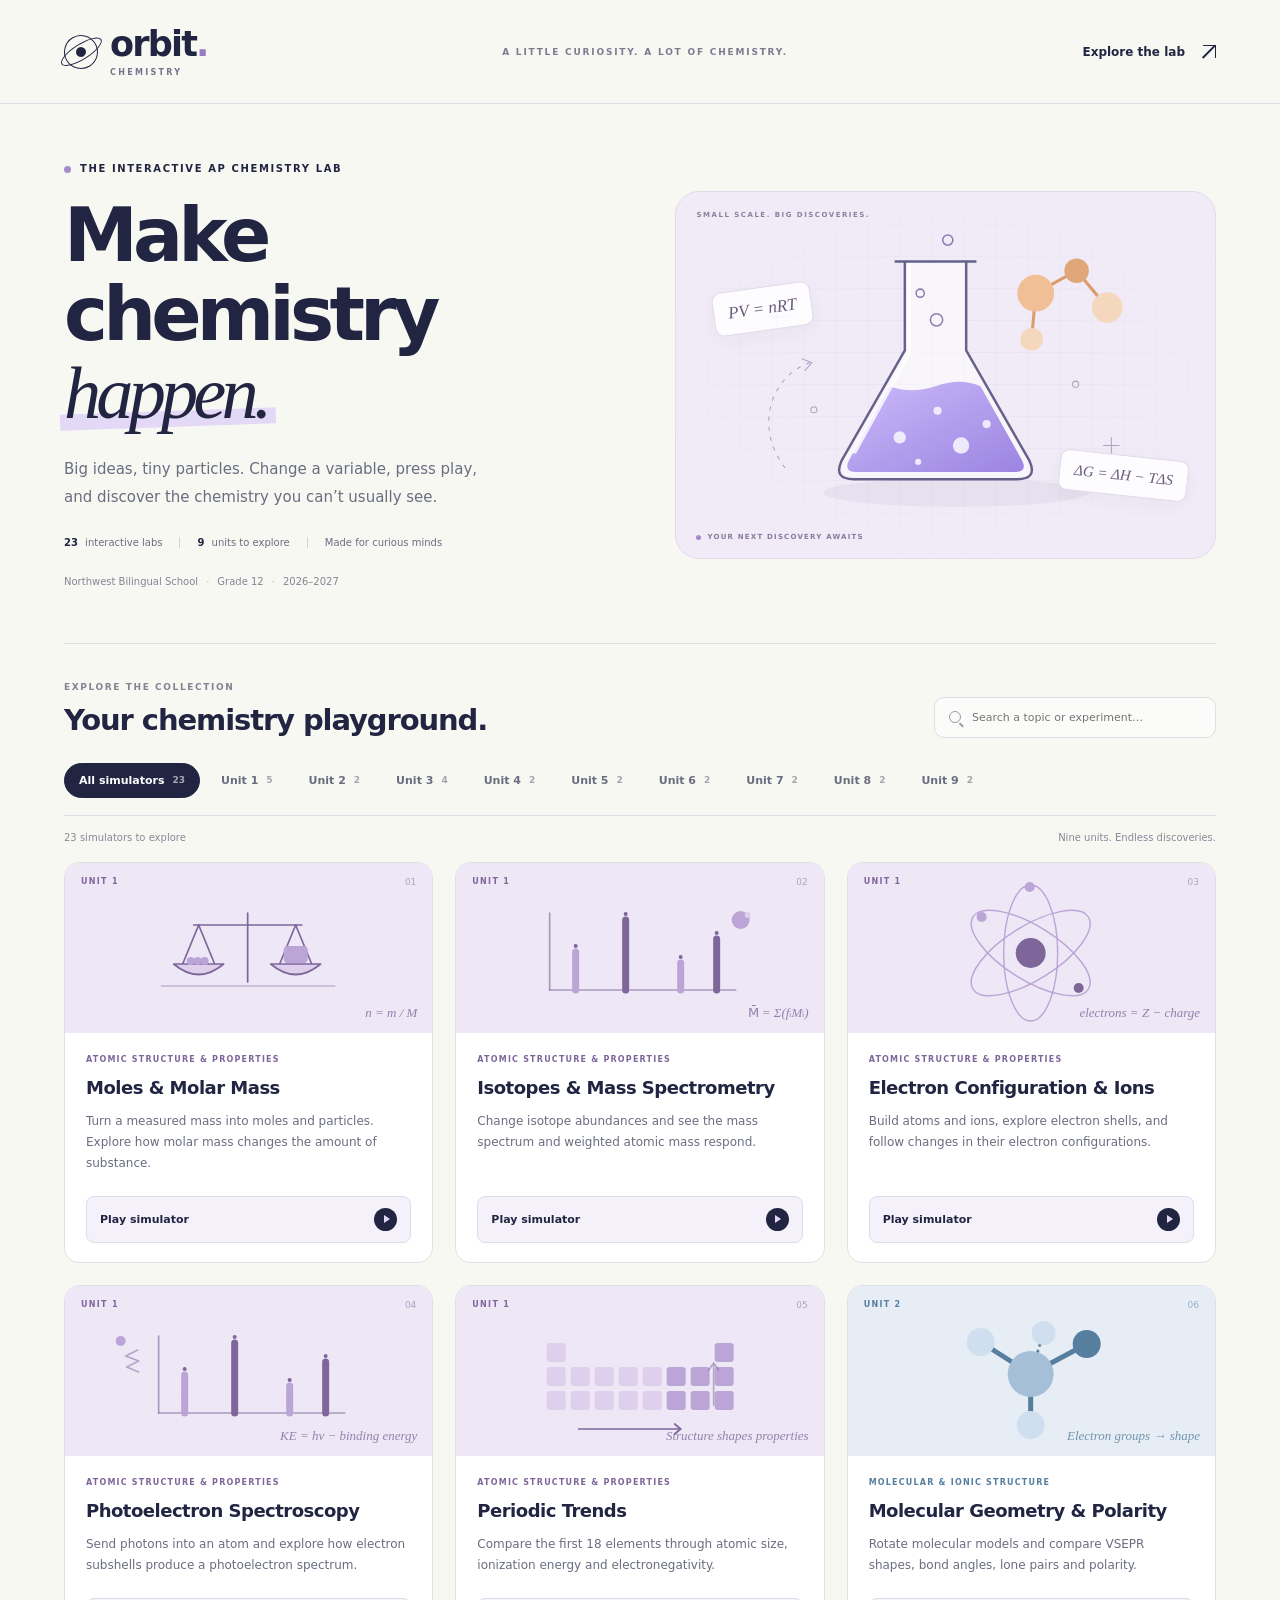
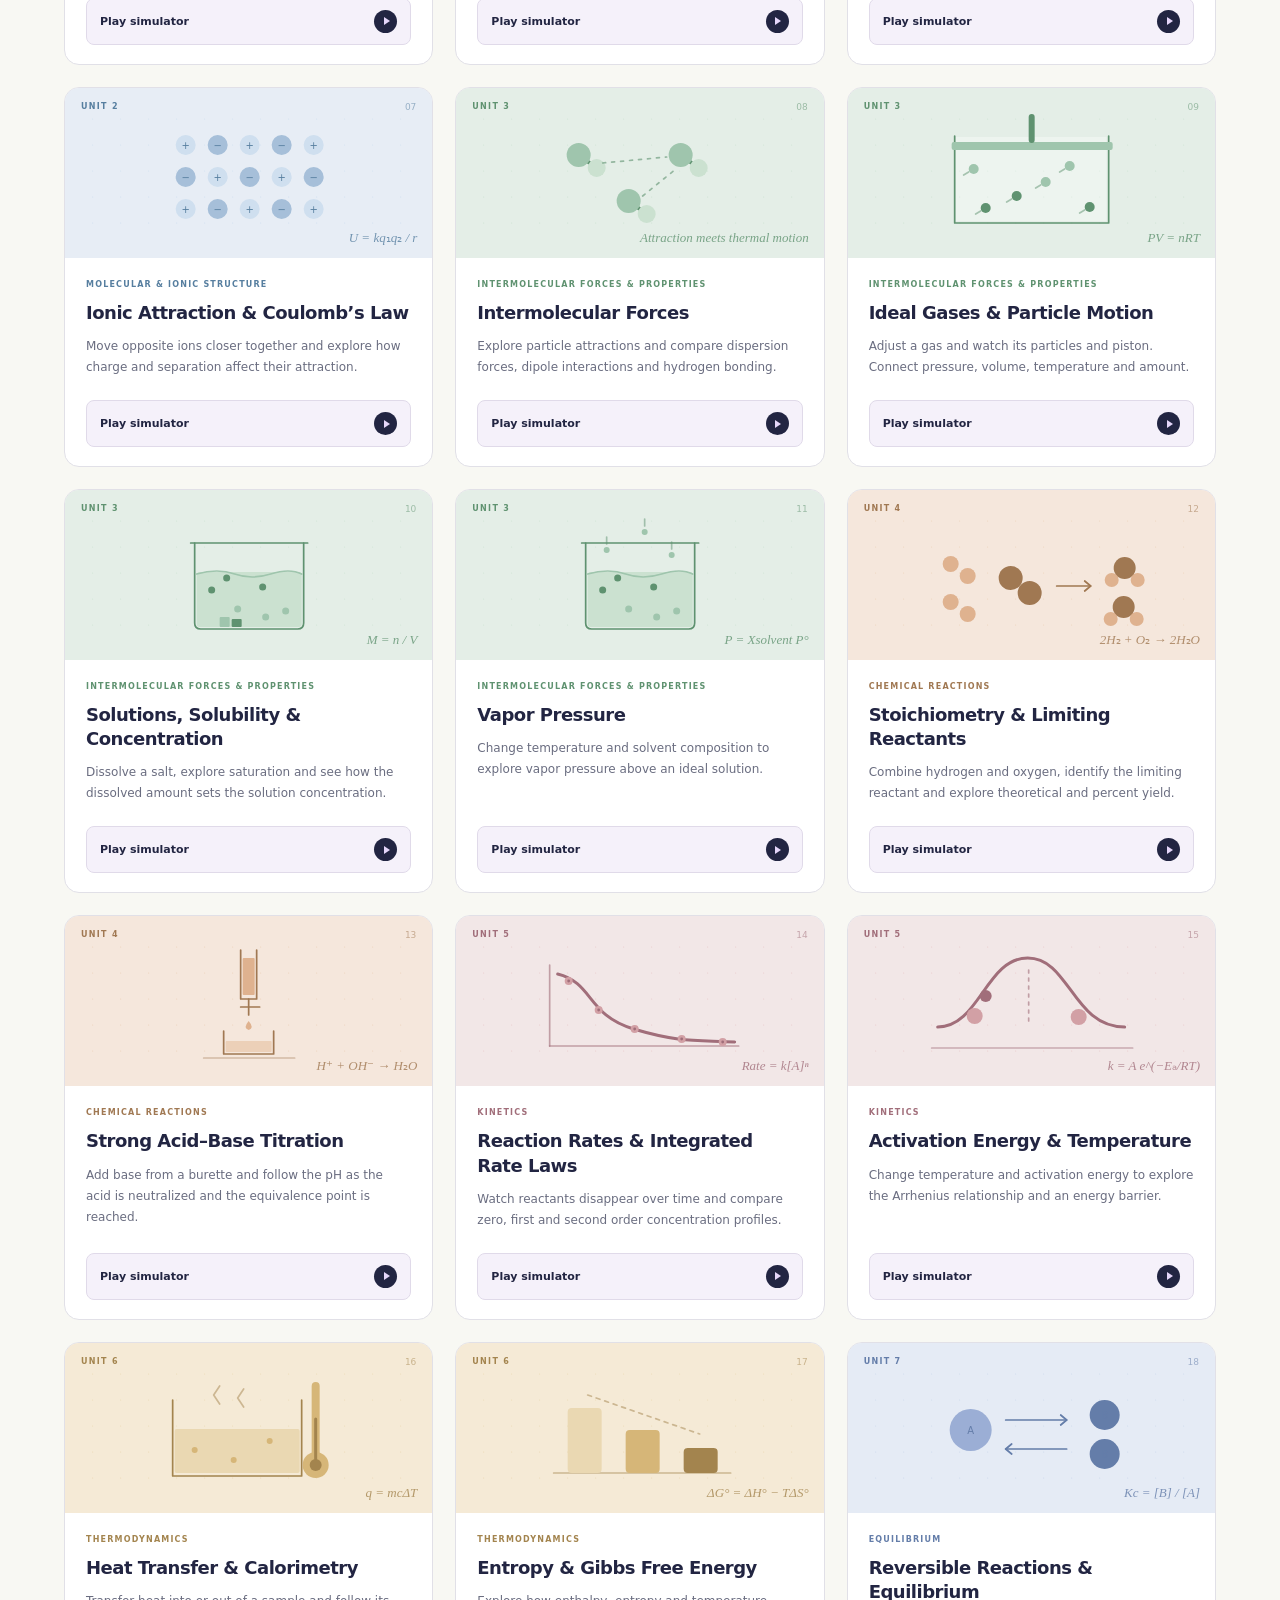
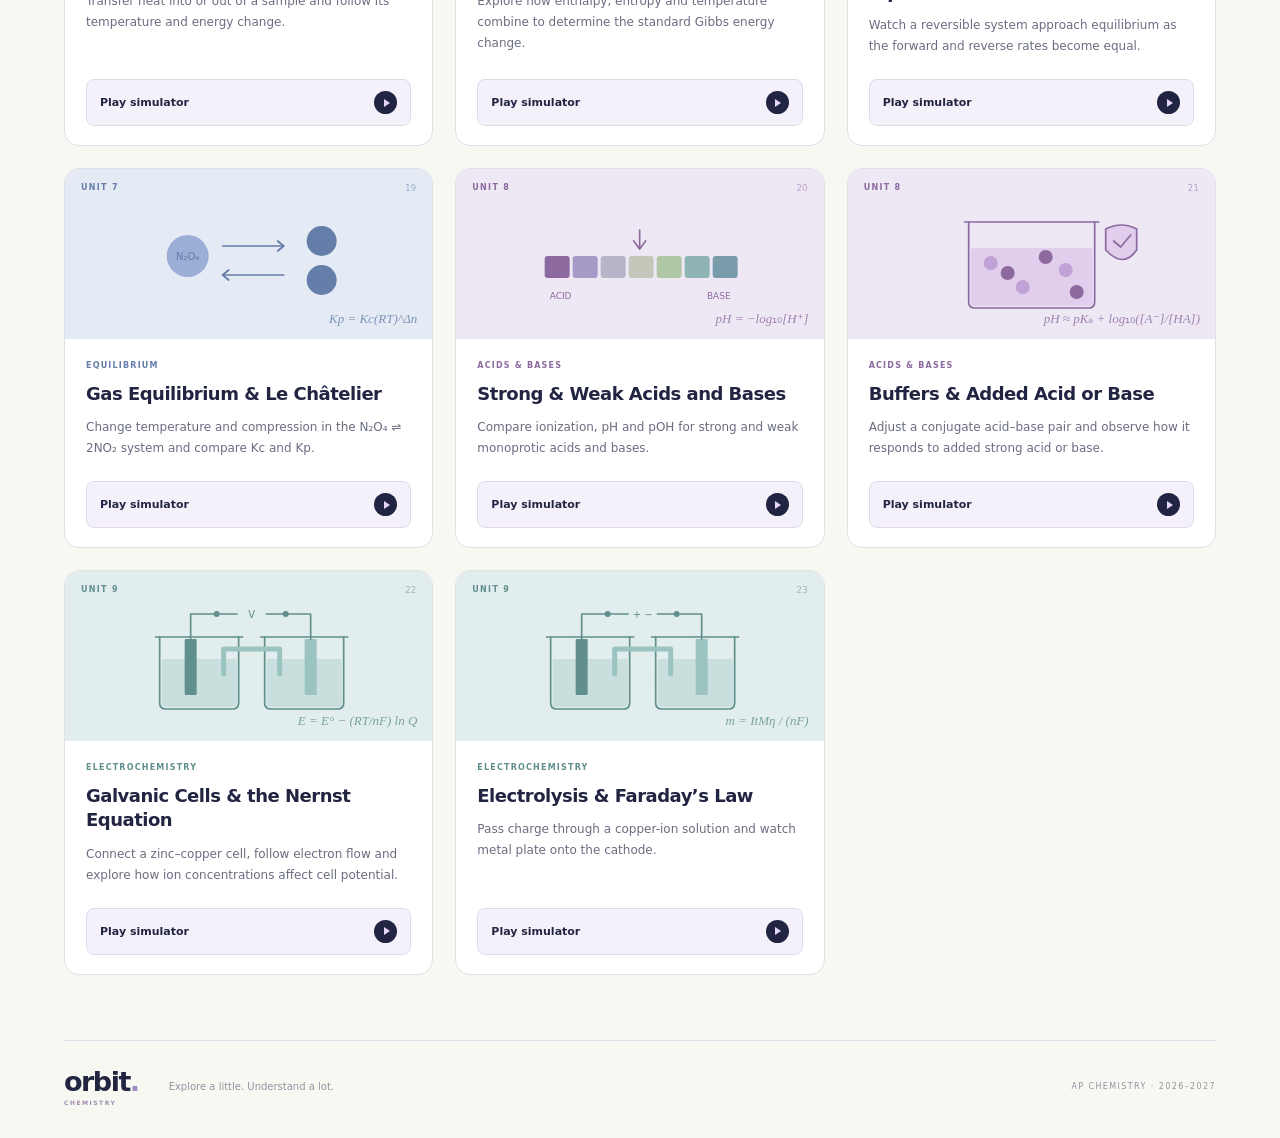
<file: chemistry/index.html>
<!doctype html>
<html lang="en">
<head>
  <meta charset="utf-8">
  <meta name="viewport" content="width=device-width, initial-scale=1">
  <meta name="theme-color" content="#222542">
  <meta name="description" content="An interactive AP Chemistry simulator collection for Grade 12. Explore atoms, reactions, energy and equilibrium.">
  <title>Orbit Chemistry — The Interactive Lab</title>
  <style>
:root{color-scheme:light;--ink:#222542;--muted:#6a6d80;--surface:#fff;--soft:#f0edf8;--line:#dedfe7;--paper:#f8f8f3;--accent:#785ab8;--lavender:#dcd0f5;--blue:#dce8f6;--peach:#f5dfcc;--mint:#dfece0;font-family:Inter,ui-sans-serif,system-ui,-apple-system,BlinkMacSystemFont,"Segoe UI",sans-serif;font-synthesis:none}
*{box-sizing:border-box}body{margin:0;background:var(--paper);color:var(--ink);-webkit-font-smoothing:antialiased}button,input,select,textarea{font:inherit}button,a{touch-action:manipulation}button{cursor:pointer}a{color:inherit;text-decoration:none}button,a,input,select{-webkit-tap-highlight-color:transparent}button:focus-visible,a:focus-visible,input:focus-visible,select:focus-visible{outline:3px solid #8c73c4;outline-offset:4px}button:disabled{opacity:.45;cursor:not-allowed}[hidden]{display:none!important}.sr-only{position:absolute;width:1px;height:1px;padding:0;margin:-1px;overflow:hidden;clip:rect(0,0,0,0);white-space:nowrap;border:0}.skip-link{position:fixed;left:16px;top:-80px;padding:12px 18px;background:var(--lavender);border-radius:8px;z-index:100;opacity:0;pointer-events:none}.skip-link:focus{top:12px;opacity:1;pointer-events:auto}
.site-header{max-width:1440px;height:104px;margin:auto;padding:0 64px;display:flex;align-items:center;justify-content:space-between;gap:24px;border-bottom:1px solid var(--line)}.brand{display:flex;align-items:center;gap:12px;font-size:35px;font-weight:800;letter-spacing:-1.8px;line-height:1}.brand>span:last-child{display:block}.brand small{display:block;font-size:8px;letter-spacing:2.3px;font-weight:700;margin-top:7px;color:#79718e}.brand-dot{color:#9879c7}.brand-symbol{height:34px;width:34px;position:relative;border:1.5px solid var(--ink);border-radius:50%;display:grid;place-items:center;transform:rotate(-32deg)}.brand-symbol:before{position:absolute;content:"";width:45px;height:14px;border:1.5px solid var(--ink);border-radius:50%}.brand-symbol i{width:10px;height:10px;display:block;background:var(--ink);border-radius:50%}.header-caption{font-size:9px;letter-spacing:1.8px;font-weight:700;color:#7c7a8e}.library-link{display:flex;align-items:center;gap:18px;font-size:12px;font-weight:650}.diagonal-arrow{display:inline-block;width:13px;height:13px;border-top:1.5px solid currentColor;border-right:1.5px solid currentColor;position:relative}.diagonal-arrow:after{content:"";position:absolute;width:17px;height:1.5px;background:currentColor;top:5px;right:-2px;transform:rotate(-45deg)}main{max-width:1440px;margin:auto;padding:0 64px}.hero{display:grid;grid-template-columns:1.05fr 1fr;gap:42px;align-items:center;padding:57px 0 53px}.eyebrow{font-size:10px;letter-spacing:1.6px;line-height:1.6;font-weight:700;margin:0 0 20px;display:flex;align-items:center;gap:9px}.status-dot{display:inline-block;width:7px;height:7px;flex-shrink:0;border-radius:50%;background:#a68ac9}.hero h1{font-size:clamp(56px,5.8vw,82px);font-weight:650;line-height:1.06;letter-spacing:-4.8px;margin:0 0 23px}.hero h1>span{font-family:Georgia,serif;font-style:italic;font-weight:400;position:relative;z-index:0}.hero h1>span:after{content:"";position:absolute;left:-4px;right:-8px;height:16px;background:#e3d8f5;bottom:7px;z-index:-1;transform:rotate(-2deg)}.hero-description{color:var(--muted);font-size:15px;line-height:1.85;max-width:420px;margin:0 0 25px}.hero-facts{display:flex;flex-wrap:wrap;gap:17px;font-size:10px;color:var(--muted)}.hero-facts>span{padding-right:17px;border-right:1px solid #d4d2dc}.hero-facts>span:last-child{border:0;padding-right:0}.hero-facts strong{font-weight:750;color:var(--ink);margin-right:4px}.school-line{font-size:10px;line-height:1.7;color:#858395;display:flex;align-items:center;flex-wrap:wrap;gap:8px;margin:25px 0 0}.school-line>span{color:#b7b2c3}.hero-art{height:368px;border:1px solid #e1dce9;border-radius:24px;position:relative;overflow:hidden;background:#f0ebf6}.hero-art>svg{position:absolute;width:100%;height:100%;inset:0;display:block}.art-grid{position:absolute;inset:0;background-image:linear-gradient(#d6d0e24f 1px,transparent 1px),linear-gradient(90deg,#d6d0e24f 1px,transparent 1px);background-size:32px 32px;mask-image:radial-gradient(ellipse,black,transparent 85%)}.art-kicker{position:absolute;top:19px;left:21px;font-size:7px;letter-spacing:1.5px;font-weight:650;color:#8c819e}.floating-formula{position:absolute;padding:11px 14px;background:#ffffffdf;border:1px solid #e1daec;box-shadow:0 5px 18px #3f31570a;border-radius:9px;font:italic 17px Georgia,serif;z-index:2;color:#6a5b7c}.formula-one{top:26%;left:7%;transform:rotate(-8deg)}.formula-two{bottom:17%;right:5%;font-size:15px;transform:rotate(6deg)}.art-label{position:absolute;bottom:17px;left:20px;display:flex;align-items:center;gap:7px;font-size:7px;letter-spacing:1.2px;font-weight:650;color:#8a7b9a}.art-label .status-dot{width:5px;height:5px}
.collection-heading{padding:36px 0 25px;border-top:1px solid var(--line);display:flex;align-items:flex-end;justify-content:space-between;gap:24px}.collection-heading .eyebrow{color:#858092;margin:0 0 9px;font-size:9px}.collection-heading h2{font-size:29px;font-weight:650;letter-spacing:-1.1px;line-height:1.2;margin:0}.search-box{display:flex;align-items:center;gap:11px;border:1px solid #dedee5;background:#ffffff80;border-radius:10px;width:282px;padding:0 14px}.search-box input{padding:13px 0;border:0;background:transparent;min-width:0;width:100%;font-size:11px;color:var(--ink);outline:none}.search-box:focus-within{outline:2px solid #a48ac8;outline-offset:2px}.search-icon{width:12px;height:12px;border:1.5px solid #9b98ab;border-radius:50%;position:relative;flex-shrink:0}.search-icon:after{content:"";position:absolute;right:-4px;bottom:-3px;width:5px;height:1.5px;background:#9b98ab;transform:rotate(45deg)}.unit-filters{display:flex;flex-wrap:wrap;gap:6px;padding:0 0 17px;border-bottom:1px solid var(--line)}.unit-button{display:flex;align-items:center;gap:8px;padding:10px 14px;border:1px solid transparent;background:transparent;color:var(--muted);border-radius:100px;font-size:11px;font-weight:600}.unit-button:hover{background:#efebf5}.unit-button[aria-pressed=true]{background:var(--ink);color:#fff;border-color:var(--ink)}.unit-count{font-size:9px;opacity:.6}.collection-meta{display:flex;align-items:center;justify-content:space-between;gap:20px;padding:16px 0 19px;font-size:10px;color:#8a8798}.collection-meta p{margin:0}.collection-meta>span{text-align:right}.simulator-grid{display:grid;grid-template-columns:repeat(3,minmax(0,1fr));gap:22px;padding:0 0 65px}.simulator-card{min-width:0;display:flex;flex-direction:column;border-radius:15px;overflow:hidden;background:#fff;border:1px solid #e1e0e7;transition:transform .18s,border-color .18s,box-shadow .18s}.simulator-card:hover{transform:translateY(-3px);border-color:#bcb0d1;box-shadow:0 10px 24px #30274f09}.card-art{position:relative;height:170px;overflow:hidden;background:var(--art-bg,#eee9f5)}.card-art svg{display:block;height:100%;width:100%}.card-unit{position:absolute;left:16px;top:14px;color:var(--art-ink,#7f6b9a);font-size:8px;letter-spacing:1.3px;font-weight:700}.card-index{position:absolute;right:16px;top:14px;color:var(--art-ink,#7f6b9a);opacity:.55;font-size:9px;font-variant-numeric:tabular-nums}.art-caption{position:absolute;right:15px;bottom:12px;font:italic 13px Georgia,serif;color:var(--art-ink,#7f6b9a);opacity:.8;max-width:calc(100% - 30px);text-align:right}.card-content{display:flex;flex-direction:column;flex:1;padding:21px 21px 19px}.card-category{font-size:8px;text-transform:uppercase;letter-spacing:1.2px;font-weight:750;color:var(--art-ink,#7f6b9a);line-height:1.6;margin:0 0 9px}.card-content h3{font-size:18px;line-height:1.35;letter-spacing:-.5px;font-weight:650;margin:0 0 11px}.card-summary{color:var(--muted);font-size:12px;line-height:1.75;margin:0 0 22px;flex:1}.play-card-button{display:flex;justify-content:space-between;align-items:center;gap:12px;width:100%;border:1px solid #e0dae9;border-radius:8px;background:#f5f1fa;padding:11px 13px;color:var(--ink);font-size:11px;font-weight:700;transition:background .15s}.play-card-button:hover{background:#e6dcf7;border-color:#d3c0ec}.play-icon{display:grid;place-items:center;background:var(--ink);height:23px;width:23px;border-radius:50%;flex-shrink:0}.play-icon:before{content:"";border-left:6px solid #e5d6fa;border-top:4px solid transparent;border-bottom:4px solid transparent;margin-left:2px}.empty-state{text-align:center;border:1px dashed #d5cedf;border-radius:15px;padding:52px 20px 64px;margin-bottom:55px}.empty-atom{display:block;font-size:50px;color:#b39cca;line-height:1}.empty-state h3{font-size:23px;font-weight:650;letter-spacing:-.6px;margin:15px 0 10px}.empty-state p{font-size:13px;line-height:1.7;color:var(--muted);margin-bottom:22px}.primary-button,.secondary-button{display:inline-flex;align-items:center;justify-content:center;gap:12px;border:1px solid #d8cce9;border-radius:9px;padding:12px 17px;background:#e5d9f6;color:var(--ink);font-size:12px;font-weight:650}.primary-button:hover,.secondary-button:hover{background:#dcd0ef}.secondary-button{background:#fff}.left-arrow,.right-arrow{display:inline-block;width:14px;height:1px;background:currentColor;position:relative;flex-shrink:0}.left-arrow:before,.right-arrow:before{content:"";position:absolute;height:5px;width:5px;border-left:1px solid currentColor;border-bottom:1px solid currentColor;left:0;top:-2px;transform:rotate(45deg)}.right-arrow:before{left:auto;right:0;transform:rotate(225deg)}
.player-view{padding:28px 0 56px}.player-topline{display:flex;justify-content:space-between;align-items:center;gap:18px;margin-bottom:35px}.back-button{display:flex;align-items:center;gap:12px;border:0;background:transparent;padding:9px 0;color:var(--muted);font-size:12px}.player-badge{display:flex;align-items:center;gap:8px;font-size:8px;letter-spacing:1.4px;font-weight:700;color:#92879f}.player-badge .status-dot{width:5px;height:5px}.player-intro{display:flex;gap:30px;align-items:center;justify-content:space-between;margin-bottom:27px}.player-copy{min-width:0}.player-intro .eyebrow{font-size:9px;color:#9680ad;margin-bottom:11px}.player-intro h1{font-size:clamp(31px,3.4vw,46px);line-height:1.12;font-weight:650;letter-spacing:-1.7px;margin:0 0 15px}.player-intro h1:focus{outline:none}.player-copy>p:last-child{max-width:650px;color:var(--muted);font-size:13px;line-height:1.8;margin:0}.formula-card{background:#eeE7f6;border:1px solid #ded3ec;border-radius:12px;min-width:196px;max-width:42%;padding:18px 23px;text-align:center}.formula-card>span{font-size:8px;font-weight:700;letter-spacing:1.5px;color:#9b84af}.formula-card>p{font:italic 23px Georgia,serif;color:#665078;margin:10px 0 0;overflow-wrap:anywhere;line-height:1.4}.chemistry-player{min-width:0;padding:25px;border:1px solid #e1dfe8;border-radius:16px;background:#fff;scroll-margin-top:20px}.chemistry-player svg{max-width:100%;display:block}.chemistry-player input,.chemistry-player select{max-width:100%}.player-navigation{display:flex;justify-content:space-between;align-items:center;gap:15px;margin-top:25px}.player-navigation>span{font-size:10px;color:#95909f}.site-footer{max-width:1312px;width:calc(100% - 128px);margin:0 auto;padding:27px 0 32px;display:flex;gap:30px;align-items:center;border-top:1px solid var(--line);color:#96909f;font-size:10px}.footer-brand{color:var(--ink);font-weight:750;font-size:27px;line-height:1;letter-spacing:-1.5px;position:relative;display:block}.footer-brand>span{color:#a389c1}.footer-brand>small{display:block;font-size:6px;letter-spacing:1.5px;margin-top:5px;color:#9d8bb0}.site-footer>p{margin:0}.site-footer>span{margin-left:auto;font-size:8px;letter-spacing:1.4px}.noscript{margin:20px;padding:25px;background:#e5d9f6;border-radius:12px}
@media(max-width:1100px){.site-header{padding:0 38px}.header-caption{font-size:8px;letter-spacing:1.2px}main{padding:0 38px}.hero{gap:30px;padding:45px 0}.hero h1{font-size:65px;letter-spacing:-3.8px}.hero-art{height:330px}.hero-facts{font-size:9px;gap:12px}.hero-facts>span{padding-right:12px}.hero-facts>span:last-child{display:none}.simulator-grid{gap:17px}.card-content{padding:18px}.card-content h3{font-size:17px}.card-summary{font-size:11px}.unit-button{padding:9px 12px;font-size:10px}.site-footer{width:calc(100% - 76px)}}
@media(max-width:820px){.header-caption{display:none}.site-header{height:88px;padding:0 30px}main{padding:0 30px}.hero{gap:20px;grid-template-columns:1.05fr 1fr}.hero h1{font-size:54px;letter-spacing:-3.2px}.hero .eyebrow{font-size:8px;letter-spacing:1px}.hero-description{font-size:13px}.hero-art{height:300px}.floating-formula{font-size:14px;padding:8px 10px}.formula-two{font-size:12px;right:3%}.formula-one{left:3%}.art-kicker{font-size:5px;left:13px;top:13px}.art-label{font-size:5px;left:12px;bottom:12px}.school-line{font-size:8px;gap:6px}.hero-facts{gap:9px;font-size:8px}.hero-facts>span{padding-right:9px}.collection-heading{gap:20px}.collection-heading h2{font-size:25px}.search-box{width:240px}.search-box input{font-size:10px}.simulator-grid{grid-template-columns:repeat(2,minmax(0,1fr))}.card-summary{font-size:12px}.unit-button{font-size:10px;padding:9px 12px}.site-footer{width:calc(100% - 60px)}.formula-card{min-width:165px;padding:16px}.formula-card>p{font-size:20px}.chemistry-player{padding:20px}}
@media(max-width:600px){.site-header{padding:0 21px;height:80px}.brand{font-size:30px;gap:10px}.brand-symbol{width:29px;height:29px}.brand-symbol:before{width:39px;height:12px}.brand-symbol i{width:8px;height:8px}.brand small{font-size:6px;letter-spacing:1.8px;margin-top:6px}.library-link{font-size:10px;gap:12px}.diagonal-arrow{width:11px;height:11px}.diagonal-arrow:after{width:14px;top:4px;right:-1px}.hero{grid-template-columns:1fr;gap:27px;padding:35px 0 33px}.hero h1{font-size:62px;letter-spacing:-3.8px}.hero h1 br{display:none}.hero h1>span{white-space:nowrap}.hero .eyebrow{font-size:8px;margin-bottom:17px}.hero-description{font-size:13px;max-width:380px;line-height:1.8;margin-bottom:21px}.hero-facts{font-size:9px;gap:13px}.hero-facts>span{padding-right:13px}.hero-facts>span:last-child{display:block}.school-line{font-size:8px;margin-top:18px;gap:7px}.hero-art{height:260px;border-radius:18px}.art-kicker{font-size:6px;left:16px;top:15px}.floating-formula{font-size:16px}.formula-one{left:8%;top:25%}.formula-two{font-size:13px;right:5%;bottom:18%}.art-label{font-size:5.5px;left:15px;bottom:13px}main{padding:0 21px}.collection-heading{flex-direction:column;align-items:stretch;gap:21px;padding:27px 0 20px}.collection-heading .eyebrow{font-size:8px}.collection-heading h2{font-size:27px}.search-box{width:100%}.search-box input{font-size:11px;padding:12px 0}.unit-filters{gap:5px;padding-bottom:14px}.unit-button{padding:9px 11px;font-size:10px;gap:6px}.unit-count{font-size:8px}.collection-meta{padding:15px 0;font-size:9px;gap:12px}.collection-meta>span{max-width:175px;line-height:1.5}.simulator-grid{grid-template-columns:1fr;gap:18px;padding-bottom:39px}.card-art{height:170px}.card-content{padding:21px}.card-content h3{font-size:20px;line-height:1.3}.card-summary{font-size:12px}.play-card-button{font-size:12px;padding:11px 14px}.card-category{font-size:9px}.site-footer{width:calc(100% - 42px);padding:25px 0;gap:23px}.site-footer>span{display:none}.site-footer>p{font-size:9px}.footer-brand{font-size:25px}.player-view{padding-top:18px}.player-topline{margin-bottom:22px}.back-button{font-size:10px;gap:9px}.player-badge{font-size:7px;letter-spacing:1px}.player-intro{flex-direction:column;align-items:stretch;gap:18px;margin-bottom:20px}.player-intro h1{font-size:34px;letter-spacing:-1.3px;margin-bottom:12px}.player-intro .eyebrow{font-size:8px;letter-spacing:1px}.player-copy>p:last-child{font-size:12px;line-height:1.8}.formula-card{width:100%;max-width:100%;padding:13px 15px;display:flex;align-items:center;justify-content:space-between;gap:13px;text-align:right}.formula-card>span{font-size:7px;letter-spacing:1px;text-align:left;flex-shrink:0}.formula-card>p{font-size:20px;margin:0}.chemistry-player{padding:15px 12px;border-radius:12px}.player-navigation{gap:8px;flex-wrap:wrap}.player-navigation>span{width:100%;order:3;text-align:center;font-size:9px;margin-top:6px}.player-navigation button{font-size:10px;gap:9px;padding:11px 12px}.player-navigation .left-arrow,.player-navigation .right-arrow{width:10px}.empty-state{padding:35px 15px 45px}.empty-state h3{font-size:20px}.empty-state p{font-size:12px}}
@media(max-width:360px){main,.site-header{padding-left:16px;padding-right:16px}.site-footer{width:calc(100% - 32px)}.hero h1{font-size:54px;letter-spacing:-3.1px}.hero-facts{font-size:8px;gap:10px}.hero-facts>span{padding-right:10px}.school-line{font-size:7.3px;gap:6px}.hero-art{height:238px}.art-label{font-size:5px}.floating-formula{font-size:14px;padding:8px 10px}.formula-two{font-size:12px}.unit-button{padding:8px 9px;font-size:9px}.collection-meta>span{max-width:145px}.collection-heading h2{font-size:25px}.player-badge{font-size:6px}.player-intro h1{font-size:31px}.formula-card>p{font-size:18px}.player-navigation button{padding:10px;font-size:9px}.chemistry-player{padding:13px 10px}.site-footer{gap:18px}}
.hero-copy{min-width:0}
@media(prefers-reduced-motion:reduce){*,*:before,*:after{scroll-behavior:auto!important;transition:none!important;animation:none!important}}

</style>
</head>
<body>
  <a href="#mainContent" class="skip-link">Skip to the chemistry lab</a>
  <div id="chemistryApp">
    <header class="site-header">
      <a href="#library" id="chemistryHome" class="brand" aria-label="Orbit Chemistry home"><span class="brand-symbol" aria-hidden="true"><i></i></span><span>orbit<span class="brand-dot">.</span><small>CHEMISTRY</small></span></a>
      <span class="header-caption">A LITTLE CURIOSITY. A LOT OF CHEMISTRY.</span>
      <a href="#library" id="chemistryLibrary" class="library-link">Explore the lab <span class="diagonal-arrow" aria-hidden="true"></span></a>
    </header>
    <main id="mainContent" tabindex="-1">
      <section id="chemistryGallery" aria-labelledby="galleryTitle">
        <div class="hero">
          <div class="hero-copy">
            <p class="eyebrow"><span class="status-dot" aria-hidden="true"></span> THE INTERACTIVE AP CHEMISTRY LAB</p>
            <h1 id="galleryTitle">Make chemistry<br> <span>happen.</span></h1>
            <p class="hero-description">Big ideas, tiny particles. Change a variable, press play, and discover the chemistry you can’t usually see.</p>
            <div class="hero-facts"><span><strong id="heroSimulatorCount">23</strong> interactive labs</span><span><strong id="heroUnitCount">9</strong> units to explore</span><span>Made for curious minds</span></div>
            <p class="school-line">Northwest Bilingual School <span aria-hidden="true">·</span> Grade 12 <span aria-hidden="true">·</span> 2026–2027</p>
          </div>
          <div class="hero-art" aria-hidden="true">
            <div class="art-grid"></div>
            <span class="art-kicker">SMALL SCALE. BIG DISCOVERIES.</span>
            <svg viewBox="0 0 520 358" focusable="false">
              <defs><linearGradient id="heroLiquid" x1="0" y1="0" x2="1" y2="1"><stop offset="0" stop-color="#cbbafa"/><stop offset="1" stop-color="#9c84e1"/></linearGradient></defs>
              <ellipse cx="270" cy="294" rx="130" ry="14" fill="#28294b" opacity=".05"/>
              <path d="M210 68H290M220 68V155L158 263Q150 281 170 281H330Q350 281 342 263L280 155V68" fill="#ffffff" fill-opacity=".55" stroke="#66618b" stroke-width="2.4" stroke-linejoin="round"/>
              <path d="M205 190L165 263Q160 274 173 274H327Q340 274 335 263L294 190Q274 181 250 190Q226 198 205 190Z" fill="url(#heroLiquid)"/>
              <path d="M224 72V158L171 254" fill="none" stroke="white" stroke-width="4" stroke-linecap="round" opacity=".8"/>
              <g fill="#faf8ff" opacity=".85"><circle cx="215" cy="240" r="6"/><circle cx="275" cy="248" r="8"/><circle cx="252" cy="214" r="4"/><circle cx="300" cy="227" r="4"/><circle cx="233" cy="264" r="3"/></g>
              <g fill="none" stroke="#8d7db2" stroke-width="1.5"><circle cx="251" cy="125" r="6"/><circle cx="235" cy="99" r="4"/><circle cx="262" cy="47" r="5"/></g>
              <g fill="none" stroke="#db9b6d" stroke-width="3"><path d="M348 99L388 77L418 113M348 99L344 144"/></g>
              <circle cx="348" cy="99" r="18" fill="#f0bf96"/><circle cx="388" cy="77" r="12" fill="#e0a779"/><circle cx="418" cy="113" r="15" fill="#f4d7bd"/><circle cx="344" cy="144" r="11" fill="#f4d7bd"/>
              <g fill="none" stroke="#a5a5bf" stroke-width="1"><path d="M84 122H106M95 111V133M414 248H430M422 240V256"/><circle cx="131" cy="213" r="3"/><circle cx="387" cy="188" r="3"/></g>
              <path d="M103 270C72 230 89 180 127 167" fill="none" stroke="#a6a0c4" stroke-dasharray="4 6"/>
              <path d="M119 163L129 167L122 175" fill="none" stroke="#a6a0c4"/>
            </svg>
            <span class="floating-formula formula-one">PV = nRT</span><span class="floating-formula formula-two">ΔG = ΔH − TΔS</span>
            <span class="art-label"><span class="status-dot"></span> YOUR NEXT DISCOVERY AWAITS</span>
          </div>
        </div>
        <div class="collection-heading"><div><p class="eyebrow">EXPLORE THE COLLECTION</p><h2>Your chemistry playground.</h2></div><label class="search-box"><span class="search-icon" aria-hidden="true"></span><span class="sr-only">Search chemistry simulators</span><input type="search" id="chemistrySearch" placeholder="Search a topic or experiment…" autocomplete="off"></label></div>
        <div class="unit-filters" id="chemistryFilters" role="group" aria-label="Filter simulators by chemistry unit"></div>
        <div class="collection-meta"><p id="chemistryCount" aria-live="polite"></p><span id="chemistryUnitName">Nine units. Endless discoveries.</span></div>
        <div id="chemistryGrid" class="simulator-grid"></div>
        <div id="chemistryEmpty" class="empty-state" hidden><span class="empty-atom" aria-hidden="true">○</span><h3>No experiments found</h3><p>Try another topic or explore the whole collection.</p><button type="button" id="chemistryClearFilters" class="primary-button">Show all simulators</button></div>
      </section>
      <section id="chemistryView" class="player-view" aria-labelledby="chemistryTitle" hidden>
        <div class="player-topline"><button id="backToChemistry" class="back-button" type="button"><span class="left-arrow" aria-hidden="true"></span> All simulators</button><span class="player-badge"><span class="status-dot" aria-hidden="true"></span> INSIDE THE LAB</span></div>
        <div class="player-intro"><div class="player-copy"><p class="eyebrow" id="chemistryCategory"></p><h1 id="chemistryTitle" tabindex="-1"></h1><p id="chemistryDescription"></p></div><div class="formula-card"><span>THE BIG IDEA</span><p id="chemistryFormula"></p></div></div>
        <div id="chemistryPlayer" class="chemistry-player"></div>
        <nav class="player-navigation" aria-label="Browse chemistry simulators"><button id="previousSimulator" class="secondary-button" type="button"><span class="left-arrow" aria-hidden="true"></span> Previous simulator</button><span id="chemistryPosition"></span><button id="nextSimulator" class="secondary-button" type="button">Next simulator <span class="right-arrow" aria-hidden="true"></span></button></nav>
      </section>
    </main>
    <footer class="site-footer"><a id="chemistryFooterHome" class="footer-brand" href="#library">orbit<span>.</span><small>CHEMISTRY</small></a><p>Explore a little. Understand a lot.</p><span>AP CHEMISTRY · 2026–2027</span></footer>
  </div>
  <noscript><p class="noscript">Enable JavaScript to use the chemistry simulators.</p></noscript>
  <script>
(function (root) {
  'use strict';
  const units = [
    'Atomic Structure & Properties',
    'Molecular & Ionic Structure',
    'Intermolecular Forces & Properties',
    'Chemical Reactions',
    'Kinetics',
    'Thermodynamics',
    'Equilibrium',
    'Acids & Bases',
    'Electrochemistry'
  ];
  const topics = [
    ['moles',1,'Moles & Molar Mass','Turn a measured mass into moles and particles. Explore how molar mass changes the amount of substance.','n = m / M'],
    ['isotopes',1,'Isotopes & Mass Spectrometry','Change isotope abundances and see the mass spectrum and weighted atomic mass respond.','M̄ = Σ(fᵢMᵢ)'],
    ['electrons',1,'Electron Configuration & Ions','Build atoms and ions, explore electron shells, and follow changes in their electron configurations.','electrons = Z − charge'],
    ['pes',1,'Photoelectron Spectroscopy','Send photons into an atom and explore how electron subshells produce a photoelectron spectrum.','KE = hν − binding energy'],
    ['trends',1,'Periodic Trends','Compare the first 18 elements through atomic size, ionization energy and electronegativity.','Structure shapes properties'],
    ['geometry',2,'Molecular Geometry & Polarity','Rotate molecular models and compare VSEPR shapes, bond angles, lone pairs and polarity.','Electron groups → shape'],
    ['lattice',2,'Ionic Attraction & Coulomb’s Law','Move opposite ions closer together and explore how charge and separation affect their attraction.','U = kq₁q₂ / r'],
    ['imf',3,'Intermolecular Forces','Explore particle attractions and compare dispersion forces, dipole interactions and hydrogen bonding.','Attraction meets thermal motion'],
    ['gas',3,'Ideal Gases & Particle Motion','Adjust a gas and watch its particles and piston. Connect pressure, volume, temperature and amount.','PV = nRT'],
    ['solution',3,'Solutions, Solubility & Concentration','Dissolve a salt, explore saturation and see how the dissolved amount sets the solution concentration.','M = n / V'],
    ['vapor',3,'Vapor Pressure','Change temperature and solvent composition to explore vapor pressure above an ideal solution.','P = Xsolvent P°'],
    ['stoichiometry',4,'Stoichiometry & Limiting Reactants','Combine hydrogen and oxygen, identify the limiting reactant and explore theoretical and percent yield.','2H₂ + O₂ → 2H₂O'],
    ['titration',4,'Strong Acid–Base Titration','Add base from a burette and follow the pH as the acid is neutralized and the equivalence point is reached.','H⁺ + OH⁻ → H₂O'],
    ['kinetics',5,'Reaction Rates & Integrated Rate Laws','Watch reactants disappear over time and compare zero, first and second order concentration profiles.','Rate = k[A]ⁿ'],
    ['arrhenius',5,'Activation Energy & Temperature','Change temperature and activation energy to explore the Arrhenius relationship and an energy barrier.','k = A e^(−Eₐ/RT)'],
    ['calorimetry',6,'Heat Transfer & Calorimetry','Transfer heat into or out of a sample and follow its temperature and energy change.','q = mcΔT'],
    ['gibbs',6,'Entropy & Gibbs Free Energy','Explore how enthalpy, entropy and temperature combine to determine the standard Gibbs energy change.','ΔG° = ΔH° − TΔS°'],
    ['equilibrium',7,'Reversible Reactions & Equilibrium','Watch a reversible system approach equilibrium as the forward and reverse rates become equal.','Kc = [B] / [A]'],
    ['gasEquilibrium',7,'Gas Equilibrium & Le Châtelier','Change temperature and compression in the N₂O₄ ⇌ 2NO₂ system and compare Kc and Kp.','Kp = Kc(RT)^Δn'],
    ['acidbase',8,'Strong & Weak Acids and Bases','Compare ionization, pH and pOH for strong and weak monoprotic acids and bases.','pH = −log₁₀[H⁺]'],
    ['buffer',8,'Buffers & Added Acid or Base','Adjust a conjugate acid–base pair and observe how it responds to added strong acid or base.','pH ≈ pKₐ + log₁₀([A⁻]/[HA])'],
    ['galvanic',9,'Galvanic Cells & the Nernst Equation','Connect a zinc–copper cell, follow electron flow and explore how ion concentrations affect cell potential.','E = E° − (RT/nF) ln Q'],
    ['electrolysis',9,'Electrolysis & Faraday’s Law','Pass charge through a copper-ion solution and watch metal plate onto the cathode.','m = ItMη / (nF)']
  ];
  root.ChemistryUnits = Object.freeze(units);
  root.ChemistryCatalog = Object.freeze(topics.map(([model,unit,title,summary,formula]) => Object.freeze({
    id:model,model,unit,title,summary,formula,category:units[unit-1],note:''
  })));
})(window);

</script>
  <script>
/* Atomic structure and bonding models. All drawings use local SVG DOM nodes. */
(function (root) {
  'use strict';
  const NA = 6.02214076e23, K = 8.9875517923e9, E = 1.602176634e-19;
  const PI = Math.PI, clamp = (x,a,b) => Math.max(a,Math.min(b,x));
  const bad = error => ({valid:false,error});
  const ok = (values, data) => Object.assign({valid:true,values},data || {});
  const v = (label,value,unit) => ({label,value,unit:unit || ''});
  const finite = (o,key,min,max,integer) => o && typeof o[key] === 'number' && Number.isFinite(o[key]) && o[key] >= min && o[key] <= max && (!integer || Number.isInteger(o[key]));
  const fmt = n => Number.isFinite(n) ? (Math.abs(n)>1e5 || (Math.abs(n)>0 && Math.abs(n)<.001) ? n.toExponential(3) : String(Number(n.toFixed(3)))) : '—';
  const number = (key,label,unit,value,min,max,step) => ({key,label,unit,type:'number',value,min,max,step});
  const select = (key,label,value,options) => ({key,label,type:'select',value,options:options.map(a=>({value:String(a[0]),label:a[1]}))});
  const colors = {ink:'#23334e',muted:'#67778d',purple:'#8467bd',blue:'#497cb9',teal:'#348a83',coral:'#cc765e',soft:'#edf1f8',gold:'#c49b45'};
  function heading(h,title,subtitle) { h.text(360,32,title,19,colors.ink,'middle'); if(subtitle)h.text(360,54,subtitle,12,colors.muted,'middle'); }
  function dotAtom(h,x,y,label,fill,r) { h.circle(x,y,r || 21,fill);h.text(x,y+5,label,14,['#edf1f8','#c8d2e3'].includes(fill) ? colors.ink : '#ffffff','middle'); }
  const elements = [
    ['H','Hydrogen',31,13.5984,2.20],['He','Helium',28,24.5874,null],
    ['Li','Lithium',128,5.3917,.98],['Be','Beryllium',96,9.3227,1.57],['B','Boron',84,8.2980,2.04],['C','Carbon',76,11.2603,2.55],['N','Nitrogen',71,14.5341,3.04],['O','Oxygen',66,13.6181,3.44],['F','Fluorine',57,17.4228,3.98],['Ne','Neon',58,21.5645,null],
    ['Na','Sodium',166,5.1391,.93],['Mg','Magnesium',141,7.6462,1.31],['Al','Aluminium',121,5.9858,1.61],['Si','Silicon',111,8.1517,1.90],['P','Phosphorus',107,10.4867,2.19],['S','Sulfur',105,10.3600,2.58],['Cl','Chlorine',102,12.9676,3.16],['Ar','Argon',106,15.7596,null]
  ];
  const shellFill = count => {const occupancy=[];for(const cap of [2,8,8]){const n=Math.min(count,cap);if(n)occupancy.push(n);count-=n;}return occupancy;};
  const superscripts = ['⁰','¹','²','³','⁴','⁵','⁶','⁷','⁸','⁹'];
  function configuration(count) { const parts=[]; for(const [orb,cap]of [['1s',2],['2s',2],['2p',6],['3s',2],['3p',6]]){const n=Math.min(count,cap);if(n)parts.push(orb+String(n).split('').map(a=>superscripts[Number(a)]).join(''));count-=n;}return parts.join(' ') || 'No electrons'; }
  const molecules = {
    CO2:{label:'CO₂ · carbon dioxide',central:'C',ligand:'O',vectors:[[-1,0,0],[1,0,0]],geometry:'Linear',angle:'180°',polar:false,lonePairs:0,valence:16,bondOrder:2},
    H2O:{label:'H₂O · water',central:'O',ligand:'H',vectors:[[-Math.sin(52.25*PI/180),-Math.cos(52.25*PI/180),0],[Math.sin(52.25*PI/180),-Math.cos(52.25*PI/180),0]],geometry:'Bent',angle:'104.5°',polar:true,lonePairs:2,valence:8,bondOrder:1},
    BF3:{label:'BF₃ · boron trifluoride',central:'B',ligand:'F',vectors:[0,2*PI/3,4*PI/3].map(a=>[Math.cos(a),Math.sin(a),0]),geometry:'Trigonal planar',angle:'120°',polar:false,lonePairs:0,valence:24,bondOrder:1},
    NH3:{label:'NH₃ · ammonia',central:'N',ligand:'H',vectors:[0,2*PI/3,4*PI/3].map(a=>[Math.cos(a),-.4008,Math.sin(a)]),geometry:'Trigonal pyramidal',angle:'about 107°',polar:true,lonePairs:1,valence:8,bondOrder:1},
    CH4:{label:'CH₄ · methane',central:'C',ligand:'H',vectors:[[1,1,1],[1,-1,-1],[-1,1,-1],[-1,-1,1]],geometry:'Tetrahedral',angle:'109.5°',polar:false,lonePairs:0,valence:8,bondOrder:1},
    PF5:{label:'PF₅ · phosphorus pentafluoride',central:'P',ligand:'F',vectors:[[0,1,0],[0,-1,0],...[0,2*PI/3,4*PI/3].map(a=>[Math.cos(a),0,Math.sin(a)])],geometry:'Trigonal bipyramidal',angle:'90°, 120°, 180°',polar:false,lonePairs:0,valence:40,bondOrder:1},
    SF6:{label:'SF₆ · sulfur hexafluoride',central:'S',ligand:'F',vectors:[[1,0,0],[-1,0,0],[0,1,0],[0,-1,0],[0,0,1],[0,0,-1]],geometry:'Octahedral',angle:'90°, 180°',polar:false,lonePairs:0,valence:48,bondOrder:1}
  };
  const models = {
    moles:{
      title:'Moles & molar mass',duration:6,
      note:'The animation adds material to the chosen final mass. Dots are representative entities; they are not a literal molecular count.',
      fields:[number('mass','Final sample mass','g',18.015,0,1000,.001),number('molarMass','Molar mass','g mol⁻¹',18.015,.001,1000,.001)],
      calculate(o){if(!finite(o,'mass',0,1000)||!finite(o,'molarMass',.001,1000))return bad('Use a mass from 0 to 1000 g and a positive molar mass from 0.001 to 1000 g mol⁻¹.');const moles=o.mass/o.molarMass,entities=moles*NA;return ok([v('Final amount',moles,'mol'),v('Final entities',entities),v('Molar mass',o.molarMass,'g mol⁻¹')],{moles,entities});},
      sample(o,r,p){return {mass:o.mass*p,moles:r.moles*p,entities:r.entities*p,values:[v('Mass added',o.mass*p,'g'),v('Amount added',r.moles*p,'mol'),v('Entities added',r.entities*p)]};},
      draw(svg,o,r,s,p,h){heading(h,'From mass to particles','n = m / M    ·    N = nNₐ');h.rect(180,91,360,216,'#ffffff',16);h.line(205,105,205,284,'#aab9cf',3);h.line(205,284,515,284,'#aab9cf',3);h.line(515,284,515,105,'#aab9cf',3);const target=r.moles===0?0:Math.min(48,Math.max(1,Math.round(r.moles*14)));for(let j=0;j<target;j++){const revealed=clamp(p*target-j,0,1),x=235+(j%8)*36,y=264-Math.floor(j/8)*28;if(revealed>0){const yy=y-(1-revealed)*125;h.circle(x,yy,8,colors.purple);h.circle(x-2,yy-2,2,'#d7caee');}}h.rect(235,305,250,33,colors.soft,8);h.text(360,327,fmt(s.mass)+' g',17,colors.ink,'middle');h.text(110,190,'sample',12,colors.muted,'middle');h.line(145,185,188,185,colors.muted,1);h.text(606,170,fmt(s.moles)+' mol',18,colors.purple,'middle');h.text(606,195,'of entities',12,colors.muted,'middle');h.text(360,79,'Representative particles in a mass sample',12,colors.muted,'middle');}
    },
    isotopes:{
      title:'Isotopes & mass spectrometry',duration:6,
      note:'This two-isotope chlorine model uses singly charged ions. Peak areas represent isotope abundance; the ion paths are illustrative.',
      fields:[number('heavyPercent','³⁷Cl abundance','%',24.22,0,100,.01)],
      calculate(o){if(!finite(o,'heavyPercent',0,100))return bad('Abundance must be between 0 and 100%.');const heavy=o.heavyPercent/100,light=1-heavy,average=34.96885268*light+36.96590260*heavy;return ok([v('Average atomic mass',average,'u'),v('³⁵Cl abundance',light*100,'%'),v('³⁷Cl abundance',heavy*100,'%')],{heavy,light,average});},
      draw(svg,o,r,s,p,h){heading(h,'Separate the isotopes','Same element · different neutron counts');h.rect(55,78,280,230,colors.soft,16);h.text(195,102,'Representative ion beam',12,colors.muted,'middle');h.rect(73,134,43,65,colors.ink,7);h.text(94,224,'Cl⁺',15,colors.ink,'middle');h.path('M116 167 Q205 128 303 142',{fill:'none',stroke:colors.teal,'stroke-width':2,'stroke-dasharray':'5 5'});h.path('M116 167 Q205 220 303 247',{fill:'none',stroke:colors.purple,'stroke-width':2,'stroke-dasharray':'5 5'});for(let j=0;j<8;j++){const t=(p*2+j/8)%1,heavy=((j*0.6180339)%1)<r.heavy;if((heavy&&r.heavy===0)||(!heavy&&r.light===0))continue;const a=heavy?220:128,b=heavy?247:142,x=(1-t)*(1-t)*116+2*(1-t)*t*205+t*t*303,y=(1-t)*(1-t)*167+2*(1-t)*t*a+t*t*b;h.circle(x,y,5,heavy?colors.purple:colors.teal);}h.text(306,128,'³⁵Cl',13,colors.teal,'middle');h.text(306,270,'³⁷Cl',13,colors.purple,'middle');h.line(398,282,668,282,colors.muted,2);h.line(398,282,398,100,colors.muted,2);h.text(535,323,'m/z for singly charged ions',12,colors.muted,'middle');h.text(404,89,'Relative abundance',12,colors.muted);for(const [x,a,label,color]of [[477,r.light,'35',colors.teal],[599,r.heavy,'37',colors.purple]]){const height=160*a;h.rect(x-16,282-height,32,height,color,3);h.text(x,304,label,14,colors.ink,'middle');h.text(x,272-height,fmt(a*100)+'%',13,color,'middle');}h.text(535,347,'Weighted mean: '+fmt(r.average)+' u',16,colors.ink,'middle');}
    },
    electrons:{
      title:'Electron configuration & ions',duration:6,
      note:'For the first 18 elements. The moving dots are a shell diagram, not physical electron trajectories or a quantum-mechanical orbital picture.',
      fields:[number('atomicNumber','Atomic number Z','',11,1,18,1),number('charge','Ionic charge','',0,-3,3,1)],
      calculate(o){if(!finite(o,'atomicNumber',1,18,true)||!finite(o,'charge',-3,3,true))return bad('Use an integer atomic number from 1 to 18 and an integer charge from −3 to +3.');const electrons=o.atomicNumber-o.charge;if(electrons<0||electrons>18)return bad('This model supports ions with 0 to 18 electrons.');const shells=shellFill(electrons),neutral=shellFill(o.atomicNumber),element=elements[o.atomicNumber-1],valence=shells.length?shells[shells.length-1]:0;return ok([v('Protons',o.atomicNumber),v('Electrons',electrons),v('Outer-shell electrons',valence),v('Configuration',configuration(electrons))],{electrons,shells,valence,neutralValence:neutral[neutral.length-1],symbol:element[0],name:element[1],configuration:configuration(electrons)});},
      draw(svg,o,r,s,p,h){heading(h,r.name+' '+(o.charge>0?'+'+o.charge:o.charge<0?String(o.charge):'· neutral'),'Electron count = atomic number − charge');const cx=293,cy=201;[53,88,122].forEach((radius,i)=>{if(i<r.shells.length)h.el('circle',{cx,cy,r:radius,fill:'none',stroke:'#c4cfe2','stroke-width':1.5});});r.shells.forEach((n,i)=>{for(let j=0;j<n;j++){const a=2*PI*(p*(i%2?-.6:1)+j/n),radius=[53,88,122][i];h.circle(cx+radius*Math.cos(a),cy+radius*Math.sin(a),5,colors.purple);}});dotAtom(h,cx,cy,r.symbol,colors.coral,28);h.text(cx,cy+47,o.atomicNumber+' protons',12,colors.muted,'middle');h.rect(470,113,207,174,'#ffffff',14);h.text(490,143,'GROUND STATE',11,colors.muted);r.configuration.split(' ').forEach((part,i)=>h.text(490+(i%3)*60,178+Math.floor(i/3)*30,part,20,colors.ink));h.text(490,259,'Shells: '+(r.shells.join(' · ')||'none'),14,colors.purple);h.text(360,342,'Illustrative shell model · positions are not to scale',12,colors.muted,'middle');}
    },
    pes:{
      title:'Photoelectron spectroscopy',duration:6,
      note:'Illustrative Ne and Na spectra with approximate atomic binding energies. Equal-width peak areas show subshell electron counts; this is not calibrated instrument data.',
      fields:[select('element','Element','Ne',[['Ne','Neon'],['Na','Sodium']]),number('photonEnergy','Photon energy','eV',1250,1,2000,1)],
      calculate(o){if(!o||!['Ne','Na'].includes(o.element)||!finite(o,'photonEnergy',1,2000))return bad('Choose Ne or Na and a photon energy from 1 to 2000 eV.');const peaks=(o.element==='Ne'?[['1s',870,2],['2s',48.5,2],['2p',21.6,6]]:[['1s',1071,2],['2s',63.5,2],['2p',30.7,6],['3s',5.14,1]]).map(([orbital,binding,count])=>({orbital,binding,count,accessible:o.photonEnergy>=binding,kinetic:Math.max(0,o.photonEnergy-binding)}));const accessible=peaks.filter(a=>a.accessible),minBinding=peaks[peaks.length-1].binding;return ok([v('Photon energy',o.photonEnergy,'eV'),v('Accessible electrons',accessible.reduce((n,a)=>n+a.count,0)),v('Fastest emitted e⁻ KE',accessible.length?Math.max(0,o.photonEnergy-minBinding):'No emission',accessible.length?'eV':'')],{peaks,minBinding,accessible:accessible.length});},
      draw(svg,o,r,s,p,h){heading(h,'Photon in. Electron out.','KE = hν − binding energy');h.circle(94,114,26,colors.purple);h.text(94,120,o.element,16,'#ffffff','middle');h.path('M154 114 L195 114',{stroke:colors.gold,'stroke-width':2,fill:'none'});const photonX=190-(p*4%1)*96;h.circle(photonX,114,4,colors.gold);h.text(176,90,'hν',14,colors.gold,'middle');if(r.accessible){const t=p*4%1;h.circle(94-60*t,114+29*t,4,colors.teal);h.text(35,168,'e⁻',14,colors.teal);}h.text(470,91,'Relative intensity ∝ electrons in each subshell',12,colors.muted,'middle');h.line(264,280,670,280,colors.muted,2);h.line(264,280,264,115,colors.muted,2);for(const peak of r.peaks){const x=654-Math.log10(peak.binding)/Math.log10(1200)*363,y=280-peak.count*21;h.rect(x-10,y,20,peak.count*21,peak.accessible?colors.purple:'#dce2ed',2);h.text(x,y-10,peak.orbital,14,peak.accessible?colors.purple:colors.muted,'middle');h.text(x,301,fmt(peak.binding),11,colors.muted,'middle');}h.text(468,328,'← increasing binding energy / eV (log axis)',12,colors.muted,'middle');h.text(468,349,r.accessible?'Colored peaks can be ionized by this photon.':'Photon energy is below all ionization thresholds.',12,colors.ink,'middle');}
    },
    trends:{
      title:'Periodic trends explorer',duration:6,
      note:'Compare the first 18 elements. Radii are covalent radii, not a universal atomic-size definition; noble-gas radii are estimates. Data have real exceptions to simple trends.',
      fields:[select('element','First element','3',elements.map((e,i)=>[i+1,e[0]+' · '+e[1]])),select('compare','Compare with','9',elements.map((e,i)=>[i+1,e[0]+' · '+e[1]])),select('property','Property','radius',[['radius','Covalent radius'],['ionization','First ionization energy'],['electronegativity','Pauling electronegativity']])],
      calculate(o){const z=Number(o&&o.element),z2=Number(o&&o.compare);if(!Number.isInteger(z)||z<1||z>18||!Number.isInteger(z2)||z2<1||z2>18||!['radius','ionization','electronegativity'].includes(o.property))return bad('Choose two elements and a listed property.');const a=elements[z-1],b=elements[z2-1],idx={radius:2,ionization:3,electronegativity:4}[o.property],unit={radius:'pm',ionization:'kJ mol⁻¹',electronegativity:''}[o.property],convert=x=>x===null?'Not assigned':idx===3?x*96.48533212:x,av=convert(a[idx]),bv=convert(b[idx]);return ok([v(a[0]+' '+o.property,av,unit),v(b[0]+' '+o.property,bv,unit)],{a,b,first:av,second:bv,unit,property:o.property});},
      draw(svg,o,r,s,p,h){heading(h,'Compare real elemental properties','Animation illustrates a comparison; elemental data do not change with time.');const values=[r.first,r.second],max=r.property==='radius'?180:r.property==='ionization'?2500:4;[r.a,r.b].forEach((element,i)=>{const x=230+i*280,value=values[i],radius=r.property==='radius'?element[2]*.5+6:35;const grow=.65+.35*Math.min(1,p*2);h.circle(x,175,radius*grow,i?colors.teal:colors.purple);h.el('circle',{cx:x,cy:175,r:radius*grow+12,fill:'none',stroke:i?'#a6d0ca':'#c2b0e0','stroke-width':1.5,'stroke-dasharray':'5 7',transform:'rotate('+p*360+' '+x+' 175)'});h.text(x,181,element[0],23,'#ffffff','middle');h.text(x,82,element[1],15,colors.ink,'middle');h.rect(x-90,270,180,14,'#e1e7f0',5);if(typeof value==='number')h.rect(x-90,270,180*clamp(value/max,0,1)*Math.min(1,p*2),14,i?colors.teal:colors.purple,5);h.text(x,315,(typeof value==='number'?fmt(value):value)+' '+r.unit,17,colors.ink,'middle');});h.text(360,348,r.property==='electronegativity'?'No Pauling value is assigned here to He, Ne or Ar.':r.property==='radius'?'Covalent radius is based on bonded atoms; size depends on its definition.':'First ionization energy is the energy to remove one electron from a gaseous atom.',12,colors.muted,'middle');}
    },
    geometry:{
      title:'Molecular geometry & polarity',duration:8,
      note:'Rotating ball-and-stick models show molecular geometry, bond angles and polarity. Dots show central-atom lone pairs only; the view is not a complete Lewis diagram.',
      fields:[select('molecule','Molecule','H2O',Object.entries(molecules).map(([key,a])=>[key,a.label]))],
      calculate(o){const m=o&&molecules[o.molecule];if(!m)return bad('Choose a molecule from the list.');return ok([v('Molecular geometry',m.geometry),v('Bond angles',m.angle),v('Molecular polarity',m.polar?'Polar':'Nonpolar'),v('Central lone pairs',m.lonePairs),v('Total valence electrons',m.valence)],{molecule:o.molecule,...m});},
      draw(svg,o,r,s,p,h){heading(h,r.label,r.geometry+' · '+r.angle+' · '+(r.polar?'polar molecule':'nonpolar molecule'));const yaw=2*PI*p+.2,tilt=.27,project=(a,scale=107)=>{const norm=Math.hypot(...a)||1,x=a[0]/norm,y=a[1]/norm,z=a[2]/norm,rx=x*Math.cos(yaw)+z*Math.sin(yaw),rz=-x*Math.sin(yaw)+z*Math.cos(yaw),ry=y*Math.cos(tilt)-rz*Math.sin(tilt),depth=y*Math.sin(tilt)+rz*Math.cos(tilt),q=1/(1-depth*.12);return {x:360+rx*scale*q,y:201-ry*scale*q,z:depth};};const atomColors={H:'#c8d2e3',C:'#34415a',N:colors.blue,O:colors.coral,B:'#a578b8',F:colors.teal,P:colors.gold,S:'#bba441'};const points=r.vectors.map(a=>project(a));for(const point of points){const dx=point.x-360,dy=point.y-201,len=Math.hypot(dx,dy)||1,ox=-dy/len*3,oy=dx/len*3;if(r.bondOrder===2){h.line(360+ox,201+oy,point.x+ox,point.y+oy,'#8d9eb7',4);h.line(360-ox,201-oy,point.x-ox,point.y-oy,'#8d9eb7',4);}else h.line(360,201,point.x,point.y,'#8d9eb7',6);}for(const point of points.filter(a=>a.z<0).sort((a,b)=>a.z-b.z))dotAtom(h,point.x,point.y,r.ligand,atomColors[r.ligand],19*(1+point.z*.08));dotAtom(h,360,201,r.central,atomColors[r.central],28);for(const point of points.filter(a=>a.z>=0).sort((a,b)=>a.z-b.z))dotAtom(h,point.x,point.y,r.ligand,atomColors[r.ligand],19*(1+point.z*.08));for(let j=0;j<r.lonePairs;j++){const point=project([r.lonePairs===2?(j?-.7:.7):0,1,.15],48);h.circle(point.x-4,point.y,3,colors.purple);h.circle(point.x+4,point.y,3,colors.purple);}h.text(360,344,'Ball-and-stick view · central lone pairs shown as dots · not to scale',12,colors.muted,'middle');}
    },
    lattice:{
      title:'Ion-pair attraction',duration:6,
      note:'Externally guided approach of two opposite point charges. This is the Coulomb energy of one isolated ion pair, not the total lattice energy of a solid.',
      fields:[number('positiveCharge','Cation charge magnitude','e',1,1,3,1),number('negativeCharge','Anion charge magnitude','e',1,1,3,1),number('separation','Final ion separation','pm',250,100,500,1)],
      calculate(o){if(!finite(o,'positiveCharge',1,3,true)||!finite(o,'negativeCharge',1,3,true)||!finite(o,'separation',100,500))return bad('Use charge magnitudes 1, 2 or 3 and separation from 100 to 500 pm.');const distance=o.separation*1e-12,energy=-K*E*E*o.positiveCharge*o.negativeCharge/distance,force=K*E*E*o.positiveCharge*o.negativeCharge/(distance*distance);return ok([v('Final pair energy',energy*NA/1000,'kJ mol⁻¹ of pairs'),v('Final attraction',force*1e9,'nN'),v('Final separation',o.separation,'pm')],{energy,force});},
      sample(o,r,p){const distancePm=o.separation+150*(1-p),distance=distancePm*1e-12,energy=-K*E*E*o.positiveCharge*o.negativeCharge/distance,force=K*E*E*o.positiveCharge*o.negativeCharge/distance**2;return {distancePm,energy,force,values:[v('Current separation',distancePm,'pm'),v('Current pair energy',energy*NA/1000,'kJ mol⁻¹ of pairs'),v('Current attraction',force*1e9,'nN')]};},
      draw(svg,o,r,s,p,h){heading(h,'Closer ions attract more strongly','Epair = kq₁q₂ / r    ·    F = k|q₁q₂| / r²');const gap=s.distancePm*.56,x1=360-gap/2,x2=360+gap/2;dotAtom(h,x1,151,'+'+o.positiveCharge,colors.coral,25);dotAtom(h,x2,151,'−'+o.negativeCharge,colors.blue,25);h.line(x1-40,99,x1+10,99,colors.coral,3);h.path('M'+(x1+2)+' 93 L'+(x1+10)+' 99 L'+(x1+2)+' 105',{fill:'none',stroke:colors.coral,'stroke-width':3});h.line(x2+40,99,x2-10,99,colors.blue,3);h.path('M'+(x2-2)+' 93 L'+(x2-10)+' 99 L'+(x2-2)+' 105',{fill:'none',stroke:colors.blue,'stroke-width':3});h.line(x1,203,x2,203,colors.muted,1);h.line(x1,197,x1,209,colors.muted,1);h.line(x2,197,x2,209,colors.muted,1);h.text(360,227,fmt(s.distancePm)+' pm',16,colors.ink,'middle');h.rect(175,262,370,65,colors.soft,12);h.text(360,288,'Current energy per mole of ion pairs',12,colors.muted,'middle');h.text(360,314,fmt(s.energy*NA/1000)+' kJ mol⁻¹',21,colors.purple,'middle');h.text(360,349,'Attractive pair energy is negative relative to infinitely separated ions.',12,colors.muted,'middle');}
    }
  };
  if(typeof module==='object'&&module.exports)module.exports=models;
  if(root)Object.assign(root.ChemistryModels||(root.ChemistryModels={}),models);
})(typeof window==='object'?window:null);

</script>
  <script>
/* Orbit Chemistry: solution, gas, reaction and kinetic models. */
(function (root) {
  'use strict';
  const R = 8.31446261815324, RL = 0.08205736608096, NA = 6.02214076e23;
  const C = {ink:'#24334e',muted:'#647089',blue:'#5689c9',cyan:'#63bdcf',purple:'#9274c5',orange:'#dc9d55',red:'#cf747c',green:'#68a996',light:'#edf1f9'};
  const finite = n => typeof n === 'number' && Number.isFinite(n);
  const bounded = (n,a,b) => finite(n) && n >= a && n <= b;
  const fail = error => ({valid:false,error});
  const ok = data => Object.assign({valid:true},data);
  const value = (label,n,unit) => ({label,value:n,unit:unit||''});
  const field = (key,label,unit,n,min,max,step) => ({key,label,unit,type:'number',value:n,min,max,step:step===undefined?0.1:step});
  const select = (key,label,n,options) => ({key,label,type:'select',value:n,options:options.map(x=>({value:String(x[0]),label:x[1]}))});
  const clamp = (n,a,b) => Math.max(a,Math.min(b,n));
  const fmt = n => !finite(n)?'—':n===0?'0':Math.abs(n)>=1e5||Math.abs(n)<.001?n.toExponential(2):String(Number(n.toFixed(3)));
  const tri = n => {const x=((n%2)+2)%2;return x<=1?x:2-x;};
  function linePath(points){return points.map((a,j)=>(j?'L':'M')+a[0]+','+a[1]).join(' ');}
  function heading(h,title,caption){h.text(30,30,title,17,C.ink);if(caption)h.text(30,51,caption,11,C.muted);}
  function bar(h,x,y,w,v,color){h.rect(x,y,w,12,'#e1e7f1',6);h.rect(x,y,Math.max(0,w*clamp(v,0,1)),12,color,6);}
  function molecule(h,x,y,label,color,r){h.atom(x,y,label,color,r||16);}
  const models = {};

  models.gas = {
    title:'Ideal gas piston',duration:6,
    note:'An ideal gas is compressed isothermally from twice the selected final volume to that volume. Particles are representative; piston travel is illustrative. Pressure follows PV = nRT throughout.',
    fields:[field('moles','Amount of gas','mol',.1,.001,1,.01),field('temperature','Temperature','K',300,150,800,10),field('volume','Final volume','L',5,.5,20,.5)],
    calculate(i){
      if(!i||!bounded(i.moles,.001,1)||!bounded(i.temperature,150,800)||!bounded(i.volume,.5,20))return fail('Use 0.001–1 mol, 150–800 K and 0.5–20 L.');
      return ok({pressure:i.moles*RL*i.temperature/i.volume,initialVolume:2*i.volume,values:[value('Final pressure',i.moles*RL*i.temperature/i.volume,'atm'),value('Final volume',i.volume,'L'),value('Amount',i.moles,'mol')]});
    },
    sample(i,r,p){const volume=i.volume*(2-clamp(p,0,1));const pressure=i.moles*RL*i.temperature/volume;return {volume,pressure,values:[value('Current pressure',pressure,'atm'),value('Current volume',volume,'L'),value('Temperature',i.temperature,'K')]};},
    draw(svg,i,r,s,p,h){
      heading(h,'Isothermal compression','Fixed amount and temperature · ideal, non-interacting particles');
      const left=55,top=82,height=210,width=360*(2-p)/2;
      h.rect(left,top,360,height,'#f3f6fc',12);h.rect(left,top,width,height,'#e7f0fb',10);
      h.line(left,top,left,top+height,C.ink,3);h.line(left,top+height,left+width,top+height,C.ink,3);h.line(left,top,left+width,top,C.ink,3);
      h.rect(left+width-7,top,14,height,C.purple,4);h.line(left+width,187,460,187,C.purple,5);
      const count=8+Math.round(i.moles*32),speed=Math.sqrt(i.temperature/300);
      for(let j=0;j<count;j++){const x=left+14+tri(j*.618+p*speed*(1.8+j%3))*(width-28),y=top+14+tri(j*.372+p*speed*(1.5+j%4))*(height-28);h.circle(x,y,4,C.blue);}
      h.text(510,104,'PRESSURE',11,C.muted);h.text(510,140,fmt(s.pressure)+' atm',26,C.ink);h.text(510,185,'V = '+fmt(s.volume)+' L',17,C.purple);h.text(510,213,'T = '+fmt(i.temperature)+' K',14,C.muted);h.text(510,242,'PV = nRT',20,C.ink);
      h.text(55,325,'Piston width shows current volume relative to the starting volume.',11,C.muted);
    }
  };

  models.imf = {
    title:'Intermolecular attractions',duration:6,
    note:'A qualitative molecular cartoon: attraction and thermal agitation compete. It does not predict a real substance’s phase or boiling point. Relative attraction strengths also depend on molecular size and polarizability. London dispersion forces occur in every species.',
    fields:[select('kind','Dominant attraction','hydrogen',[['dispersion','London dispersion'],['dipole','Dipole–dipole'],['hydrogen','Hydrogen bonding']]),field('agitation','Thermal agitation','relative scale',35,0,100,1)],
    calculate(i){
      const names={dispersion:'London dispersion',dipole:'Dipole–dipole',hydrogen:'Hydrogen bonding'};
      if(!i||!names[i.kind]||!bounded(i.agitation,0,100))return fail('Choose an attraction and agitation from 0 to 100.');
      const descriptions={dispersion:'Temporary fluctuations in electron density.',dipole:'Attraction between permanent molecular dipoles.',hydrogen:'Attraction involving H bonded to N, O or F and a lone pair.'};
      return ok({kind:i.kind,strength:{dispersion:1,dipole:2,hydrogen:3}[i.kind],values:[value('Attraction',names[i.kind]),value('Agitation',i.agitation,'/ 100'),value('Model','Qualitative')],description:descriptions[i.kind]});
    },
    draw(svg,i,r,s,p,h){
      heading(h,r.values[0].value,'Schematic attractions between molecules, not chemical bonds within them');
      const motion=(i.agitation/100),spread=.65+motion*.65;
      const points=[];
      for(let j=0;j<12;j++){const col=j%4,row=Math.floor(j/4);points.push([350+(col-1.5)*100*spread+Math.sin(p*2*Math.PI*(1+j%3)+j)*motion*20,187+(row-1)*66*spread+Math.cos(p*2*Math.PI*(1+j%2)+j)*motion*16]);}
      if(i.agitation<75){for(let j=0;j<11;j++){if(j%4===3)continue;const a=points[j],b=points[j+1];h.el('line',{x1:a[0]+25,y1:a[1],x2:b[0]-25,y2:b[1],stroke:i.kind==='hydrogen'?C.purple:C.cyan,'stroke-width':2,'stroke-dasharray':'4 6',opacity:.7-motion*.5});}}
      points.forEach(([x,y],j)=>{
        if(i.kind==='hydrogen'){h.line(x,y,x-18,y+12,C.muted,2);h.line(x,y,x+18,y+12,C.muted,2);molecule(h,x-18,y+12,'H','#bec9dc',10);molecule(h,x+18,y+12,'H','#bec9dc',10);molecule(h,x,y,'O',C.red,14);}
        else if(i.kind==='dipole'){h.line(x-15,y,x+15,y,C.muted,3);molecule(h,x-15,y,'δ+',C.orange,16);molecule(h,x+15,y,'δ−',C.blue,16);}
        else{molecule(h,x,y,'',C.blue,18);h.el('ellipse',{cx:x+Math.sin(p*8+j)*7,cy:y,rx:26,ry:21,fill:C.cyan,opacity:.2});}
      });
      h.text(30,322,r.description,12,C.muted);h.text(30,344,'Attractions are schematic; thermal agitation is a relative control.',11,C.muted);
    }
  };

  const solubilities={NaCl:{mass:58.44277,table:[35.7,36.0,36.6,37.3,38.4,39.8]},KNO3:{mass:101.1032,table:[13.3,31.6,63.9,110,169,246]}};
  function solubility(salt,t){const a=solubilities[salt].table,n=Math.min(4,Math.floor(t/20));return a[n]+(a[n+1]-a[n])*(t-n*20)/20;}
  models.solution = {
    title:'Dissolving and concentration',duration:6,
    note:'Solubility data are interpolated between tabulated points in g solute per 100 g water. Water is approximated as 1.00 kg/L. Molarity ignores the volume change on dissolving; mass ppm uses dissolved solute divided by total solution mass. Dissolving time is illustrative.',
    fields:[select('salt','Solute','KNO3',[['NaCl','Sodium chloride (NaCl)'],['KNO3','Potassium nitrate (KNO₃)']]),field('mass','Solute added','g',60,0,200,1),field('water','Water volume','L',.1,.05,2,.05),field('temperature','Temperature','°C',20,0,100,5)],
    calculate(i){
      if(!i||!solubilities[i.salt]||!bounded(i.mass,0,200)||!bounded(i.water,.05,2)||!bounded(i.temperature,0,100))return fail('Use 0–200 g solute, 0.05–2 L water and 0–100 °C.');
      const capacity=solubility(i.salt,i.temperature)*10*i.water,dissolved=Math.min(i.mass,capacity),excess=i.mass-dissolved,moles=dissolved/solubilities[i.salt].mass,molarity=moles/i.water,ppm=dissolved/(i.water*1000+dissolved)*1e6;
      return ok({capacity,dissolved,excess,moles,molarity,ppm,solubility:solubility(i.salt,i.temperature),values:[value('Dissolved at equilibrium',dissolved,'g'),value('Undissolved',excess,'g'),value('Approx. molarity',molarity,'mol/L'),value('Solute (mass ppm)',ppm,'ppm')]});
    },
    sample(i,r,p){const dissolved=r.dissolved*p;return {dissolved,undissolved:i.mass-dissolved,molarity:dissolved/solubilities[i.salt].mass/i.water,ppm:dissolved/(i.water*1000+dissolved)*1e6,values:[value('Dissolved',dissolved,'g'),value('Solid remaining',i.mass-dissolved,'g'),value('Approx. molarity',dissolved/solubilities[i.salt].mass/i.water,'mol/L')]};},
    draw(svg,i,r,s,p,h){
      heading(h,'Dissolution and saturation','Representative ions in water · the animation does not model dissolution kinetics');
      h.rect(75,105,300,185,'#e7f2fb',12);h.path('M75 75 V290 Q75 302 87 302 H363 Q375 302 375 290 V75',{fill:'none',stroke:'#9aaec5','stroke-width':3});
      const count=r.dissolved>0?Math.max(0,Math.round(28*p)):0;
      for(let j=0;j<count;j++){const x=94+tri(j*.413+p*.7)*(262),y=120+tri(j*.729+p*.45)*140;molecule(h,x,y,j%2?'+':'−',j%2?C.purple:C.orange,8);}
      const solid=i.mass===0?0:Math.ceil(24*s.undissolved/i.mass);
      for(let j=0;j<solid;j++)h.rect(102+(j%12)*21,279-Math.floor(j/12)*17,15,15,j%2?C.purple:C.orange,2);
      h.text(430,100,i.salt==='NaCl'?'NaCl in water':'KNO₃ in water',21,C.ink);h.text(430,138,fmt(i.temperature)+' °C',17,C.muted);h.text(430,174,fmt(r.solubility)+' g / 100 g water',15,C.purple);
      h.text(430,214,'Dissolved: '+fmt(s.dissolved)+' g',16,C.ink);h.text(430,244,'Solid: '+fmt(s.undissolved)+' g',16,C.ink);
      h.text(430,282,p<1?'Approaching saturation':r.excess>0?'Saturated + excess solid':'All added solid dissolved',13,C.green);
      h.text(75,333,'Ion icons represent many particles. Molarity uses a dilute-volume approximation.',11,C.muted);
    }
  };

  models.vapor = {
    title:'Vapor pressure',duration:6,
    note:'Water vapor pressure uses the Antoine equation from 5 to 95 °C. For an ideal solution with a nonvolatile solute, Raoult’s law gives P = xwater P°water. The particle picture is qualitative and does not model equilibration times.',
    fields:[field('temperature','Temperature','°C',40,5,95,1),field('fraction','Water mole fraction','',1,0,1,.05)],
    calculate(i){
      if(!i||!bounded(i.temperature,5,95)||!bounded(i.fraction,0,1))return fail('Use 5–95 °C and a water mole fraction from 0 to 1.');
      const pure=10**(8.07131-1730.63/(233.426+i.temperature)),pressure=pure*i.fraction;
      return ok({pure,pressure,atm:pressure/760,values:[value('Solution vapor pressure',pressure,'mmHg'),value('Pure-water vapor pressure',pure,'mmHg'),value('Solution vapor pressure',pressure/760,'atm')]});
    },
    draw(svg,i,r,s,p,h){
      heading(h,'Water above an ideal solution','Vapor molecules and liquid are schematic; the pressures are calculated');
      h.rect(70,80,300,222,'#f2f5fa',14);h.rect(70,222,300,80,'#d8eaf8',8);h.rect(70,75,300,12,'#9badc7',3);
      for(let j=0;j<25;j++){const solute=j/25>=i.fraction;h.circle(88+(j%9)*32+Math.sin(p*7+j)*4,240+Math.floor(j/9)*22,5,solute?C.orange:C.blue);}
      const count=Math.round(34*r.pressure/640);
      for(let j=0;j<count;j++)h.circle(85+tri(j*.419+p*(.8+i.temperature/80))*270,99+tri(j*.619+p*(1+i.temperature/100))*105,4,C.blue);
      h.text(425,103,'RAOULT’S LAW',11,C.muted);h.text(425,139,'P = xwater × P°water',21,C.ink);h.text(425,187,fmt(r.pressure)+' mmHg',25,C.purple);h.text(425,224,'xwater = '+fmt(i.fraction),16,C.muted);h.text(425,255,'Pure water: '+fmt(r.pure)+' mmHg',15,C.muted);
      h.text(70,332,'Higher temperature increases vapor pressure; a nonvolatile solute lowers it.',11,C.muted);
    }
  };

  models.stoichiometry = {
    title:'Limiting reactants and yield',duration:6,
    note:'The balanced reaction is 2 H₂ + O₂ → 2 H₂O. Each icon is a molar amount, not one molecule. The animation interpolates reaction extent; it is not a rate prediction. Percent yield describes recovered product after the reaction.',
    fields:[field('hydrogen','Initial hydrogen','mol',6,0,12,1),field('oxygen','Initial oxygen','mol',2,0,12,1),field('yield','Product recovery / yield','%',100,0,100,1)],
    calculate(i){
      if(!i||!bounded(i.hydrogen,0,12)||!Number.isInteger(i.hydrogen)||!bounded(i.oxygen,0,12)||!Number.isInteger(i.oxygen)||i.hydrogen+i.oxygen===0||!bounded(i.yield,0,100))return fail('Use whole-number reactant amounts from 0 to 12 mol, at least one nonzero amount, and a yield from 0 to 100%.');
      const extent=Math.min(i.hydrogen/2,i.oxygen),theoretical=2*extent,recovered=theoretical*i.yield/100,remainingHydrogen=i.hydrogen-2*extent,remainingOxygen=i.oxygen-extent;
      const limiting=i.hydrogen/2<i.oxygen?'Hydrogen (H₂)':i.hydrogen/2>i.oxygen?'Oxygen (O₂)':'Neither: stoichiometric mixture';
      return ok({extent,theoretical,recovered,remainingHydrogen,remainingOxygen,limiting,values:[value('Limiting reactant',limiting),value('Theoretical water',theoretical,'mol'),value('Recovered water',recovered,'mol'),value('Recovered water mass',recovered*18.01528,'g')]});
    },
    sample(i,r,p){const extent=r.extent*p;return {extent,hydrogen:i.hydrogen-2*extent,oxygen:i.oxygen-extent,water:2*extent,recovered:2*extent*i.yield/100,values:[value('Hydrogen remaining',i.hydrogen-2*extent,'mol'),value('Oxygen remaining',i.oxygen-extent,'mol'),value('Water formed',2*extent,'mol'),value('Recoverable water',2*extent*i.yield/100,'mol')]};},
    draw(svg,i,r,s,p,h){
      heading(h,'2 H₂ + O₂ → 2 H₂O','Molar amounts · reaction progress is illustrative');
      h.rect(25,79,210,218,'#edf2fc',14);h.rect(255,79,210,218,'#fbf0ed',14);h.rect(485,79,210,218,'#edf6f2',14);
      h.text(130,106,'H₂: '+fmt(s.hydrogen)+' mol',16,C.ink,'middle');h.text(360,106,'O₂: '+fmt(s.oxygen)+' mol',16,C.ink,'middle');h.text(590,106,'H₂O: '+fmt(s.water)+' mol',16,C.ink,'middle');
      for(let j=0;j<12;j++){
        const x=58+(j%4)*47,y=142+Math.floor(j/4)*55;
        if(j<i.hydrogen){const op=clamp(s.hydrogen-j,0,1);if(op>0){const g=h.el('g',{opacity:op});h.el('line',{x1:x-7,y1:y,x2:x+7,y2:y,stroke:C.muted,'stroke-width':2},undefined,g);h.el('circle',{cx:x-7,cy:y,r:9,fill:C.blue},undefined,g);h.el('circle',{cx:x+7,cy:y,r:9,fill:C.blue},undefined,g);}}
        if(j<i.oxygen){const op=clamp(s.oxygen-j,0,1);if(op>0){const g=h.el('g',{opacity:op});h.el('line',{x1:x+223,y1:y,x2:x+237,y2:y,stroke:C.muted,'stroke-width':2},undefined,g);h.el('circle',{cx:x+223,cy:y,r:10,fill:C.red},undefined,g);h.el('circle',{cx:x+237,cy:y,r:10,fill:C.red},undefined,g);}}
        const waterPerIcon=r.theoretical>12?2:1,water=clamp(s.water/waterPerIcon-j,0,1);if(water>0){const g=h.el('g',{opacity:water});h.el('line',{x1:x+460,y1:y,x2:x+446,y2:y+12,stroke:C.muted,'stroke-width':2},undefined,g);h.el('line',{x1:x+460,y1:y,x2:x+474,y2:y+12,stroke:C.muted,'stroke-width':2},undefined,g);h.el('circle',{cx:x+446,cy:y+12,r:7,fill:C.blue},undefined,g);h.el('circle',{cx:x+474,cy:y+12,r:7,fill:C.blue},undefined,g);h.el('circle',{cx:x+460,cy:y,r:10,fill:C.red},undefined,g);}
      }
      h.text(30,325,'Limiting reactant: '+r.limiting,12,C.muted);h.text(30,346,'Recovered product = '+fmt(r.theoretical)+' mol × '+fmt(i.yield)+'% = '+fmt(r.recovered)+' mol.',12,C.green);
    }
  };

  function titrationAt(i,added){
    const acid=i.acid*i.acidVolume/1000,base=i.base*added/1000,total=(i.acidVolume+added)/1000,excess=(acid-base)/total,Kw=1e-14;
    let hydrogen;if(excess>=0)hydrogen=(excess+Math.hypot(excess,2e-7))/2;else{const hydroxide=(-excess+Math.hypot(excess,2e-7))/2;hydrogen=Kw/hydroxide;}
    const pH=-Math.log10(hydrogen);return {added,hydrogen,pH,pOH:14-pH,excess};
  }
  models.titration = {
    title:'Strong acid–base titration',duration:6,
    note:'HCl is titrated with NaOH at 25 °C. Volumes are additive and activities are approximated by concentrations. Water autoionization is included near equivalence. Bromothymol blue is represented schematically: yellow below pH 6, blue above pH 7.6.',
    fields:[field('acid','HCl concentration','mol/L',.1,.01,1,.01),field('acidVolume','Initial HCl volume','mL',25,5,100,1),field('base','NaOH concentration','mol/L',.1,.01,1,.01),field('added','Target NaOH addition','mL',40,0,200,1)],
    calculate(i){
      if(!i||!bounded(i.acid,.01,1)||!bounded(i.acidVolume,5,100)||!bounded(i.base,.01,1)||!bounded(i.added,0,200))return fail('Use concentrations 0.01–1 mol/L, initial volume 5–100 mL and addition 0–200 mL.');
      const end=titrationAt(i,i.added),equivalence=i.acid*i.acidVolume/i.base;
      return ok({end,equivalence,values:[value('Target pH',end.pH),value('Equivalence volume',equivalence,'mL'),value('Equivalence pH',7,'at 25 °C')]});
    },
    sample(i,r,p){const s=titrationAt(i,i.added*p);s.values=[value('NaOH added',s.added,'mL'),value('Current pH',s.pH),value('Current pOH',s.pOH)];return s;},
    draw(svg,i,r,s,p,h){
      heading(h,'HCl + NaOH → NaCl + H₂O','Strong acid / strong base · 25 °C');
      const color=s.pH<=6?'#e5c65f':s.pH>=7.6?'#6594cf':'#79bd8d';
      h.rect(105,68,28,116,'#e7eef8',4);h.rect(109,75+(1-p)*20,20,70+p*15,'#bad6ef',2);h.line(119,184,119,213,C.muted,3);h.line(112,198,130,198,C.muted,3);
      if(i.added>0&&p<1)h.circle(119,218+tri(p*12)*30,4,C.blue);
      h.path('M88 222 L88 238 L50 294 Q47 307 61 309 H178 Q192 307 188 294 L150 238 V222',{fill:'#f4f7fa',stroke:'#97abc4','stroke-width':3});h.path('M70 271 H169 L183 296 Q185 303 175 304 H64 Q54 303 58 296 Z',{fill:color,opacity:.8});
      for(let j=0;j<8;j++)h.circle(75+j*11+Math.sin(p*12+j)*3,290+Math.cos(p*12+j)*7,2,'#ffffff');
      h.text(32,336,'Bromothymol blue · schematic color',10,C.muted);
      const x0=280,y0=285,w=385,hh=190,maxV=Math.max(i.added,r.equivalence*1.5,1);h.line(x0,y0,x0+w,y0,C.muted,1);h.line(x0,y0,x0,y0-hh,C.muted,1);
      const points=[];for(let j=0;j<=100;j++){const v=maxV*j/100,ph=titrationAt(i,v).pH;points.push([x0+w*j/100,y0-clamp(ph,0,14)/14*hh]);}h.path(linePath(points),{fill:'none',stroke:C.purple,'stroke-width':2.5});
      const xx=x0+w*s.added/maxV,yy=y0-clamp(s.pH,0,14)/14*hh;h.circle(xx,yy,6,C.orange);h.el('line',{x1:x0,y1:y0-hh/2,x2:x0+w,y2:y0-hh/2,stroke:'#b4becd','stroke-dasharray':'4 5'});
      h.text(x0-14,y0+4,'0',10,C.muted,'end');h.text(x0-14,y0-hh/2+4,'7',10,C.muted,'end');h.text(x0-14,y0-hh+4,'14',10,C.muted,'end');h.text(x0-10,y0-hh-15,'pH',11,C.muted,'end');h.text(x0+w,y0+25,fmt(maxV)+' mL added',11,C.muted,'end');h.text(x0,76,'Current pH '+fmt(s.pH),21,C.ink);h.text(x0,336,'Equivalence: '+fmt(r.equivalence)+' mL · current dose '+fmt(s.added)+' mL',12,C.muted);
    }
  };

  function concentration(order,c,k,t){if(order==='0')return Math.max(0,c-k*t);if(order==='1')return c*Math.exp(-k*t);return c/(1+k*c*t);}
  function kineticsAt(i,t){const c=concentration(String(i.order),i.initial,i.rate,t),rate=c<=0?0:i.rate*(String(i.order)==='0'?1:String(i.order)==='1'?c:c*c);return {time:t,concentration:c,rate};}
  models.kinetics = {
    title:'Rate laws and half-life',duration:6,
    note:'Compare integrated rate laws for zero-, first- and second-order disappearance of A. Playback maps six seconds to the selected reaction time. The zero-order law is used only until the reactant is depleted. Particle counts represent concentration.',
    fields:[select('order','Reaction order','1',[['0','Zero order'],['1','First order'],['2','Second order']]),field('initial','Initial concentration','mol/L',1,.01,10,.1),field('rate','Rate constant k','',.1,.001,2,.01),field('time','Reaction time shown','s',20,.1,120,1)],
    calculate(i){
      if(!i||!['0','1','2'].includes(String(i.order))||!bounded(i.initial,.01,10)||!bounded(i.rate,.001,2)||!bounded(i.time,.1,120))return fail('Choose order 0, 1 or 2, [A]₀ 0.01–10 M, k 0.001–2 and time 0.1–120 s.');
      const order=String(i.order),halfLife=order==='0'?i.initial/(2*i.rate):order==='1'?Math.LN2/i.rate:1/(i.rate*i.initial),end=kineticsAt(i,i.time),units=order==='0'?'mol L⁻¹ s⁻¹':order==='1'?'s⁻¹':'L mol⁻¹ s⁻¹';
      return ok({order,halfLife,end,units,values:[value('Final concentration',end.concentration,'mol/L'),value('Half-life',halfLife,'s'),value('k units',units)]});
    },
    sample(i,r,p){const s=kineticsAt(i,i.time*p);s.values=[value('Reaction time',s.time,'s'),value('[A]',s.concentration,'mol/L'),value('Rate of disappearance',s.rate,'mol L⁻¹ s⁻¹')];return s;},
    draw(svg,i,r,s,p,h){
      heading(h,['Zero-order: [A] = [A]₀ − kt','First-order: [A] = [A]₀e⁻ᵏᵗ','Second-order: 1/[A] = 1/[A]₀ + kt'][Number(r.order)],'Reactant concentration is tracked over the selected physical reaction time');
      h.rect(35,80,210,220,'#edf2fb',14);
      const remain=30*s.concentration/i.initial;
      for(let j=0;j<30;j++){const alive=j<remain,x=54+tri(j*.443+p*(.35+j%3*.1))*172,y=101+tri(j*.619+p*.5)*177;h.circle(x,y,alive?6:4,alive?C.purple:'#c8d5e3');}
      h.text(50,330,'Purple = A · pale = products',11,C.muted);
      const x0=300,y0=287,w=365,hh=195;h.line(x0,y0,x0+w,y0,C.muted,1);h.line(x0,y0,x0,y0-hh,C.muted,1);
      const pts=[];for(let j=0;j<=100;j++)pts.push([x0+w*j/100,y0-concentration(r.order,i.initial,i.rate,i.time*j/100)/i.initial*hh]);
      h.path(linePath(pts),{fill:'none',stroke:C.purple,'stroke-width':3});h.circle(x0+w*p,y0-s.concentration/i.initial*hh,6,C.orange);h.text(x0-10,y0-hh+5,fmt(i.initial),10,C.muted,'end');h.text(x0-10,y0+5,'0',10,C.muted,'end');h.text(x0,y0-hh-16,'[A] (mol/L)',11,C.muted);h.text(x0+w,y0+25,fmt(i.time)+' s',11,C.muted,'end');h.text(x0,331,'t = '+fmt(s.time)+' s · [A] = '+fmt(s.concentration)+' M',13,C.ink);
    }
  };

  models.arrhenius = {
    title:'Activation energy and temperature',duration:6,
    note:'The Arrhenius equation calculates a first-order rate constant. exp(−Ea/RT) is the Boltzmann weighting in this model, not the full three-dimensional Maxwell–Boltzmann high-energy fraction. The animated path is a reaction-coordinate illustration; its travel time is not a predicted reaction time.',
    fields:[field('temperature','Temperature','K',300,200,1000,10),field('activation','Activation energy Ea','kJ/mol',50,0,150,1),field('prefactor','Pre-exponential factor A','s⁻¹',1e12,1,1e15,1e10)],
    calculate(i){
      if(!i||!bounded(i.temperature,200,1000)||!bounded(i.activation,0,150)||!bounded(i.prefactor,1,1e15))return fail('Use 200–1000 K, Ea 0–150 kJ/mol and A from 1 to 10¹⁵ s⁻¹.');
      const factor=Math.exp(-i.activation*1000/(R*i.temperature)),rate=i.prefactor*factor;
      return ok({factor,rate,thermal:R*i.temperature/1000,values:[value('Rate constant k',rate,'s⁻¹'),value('Boltzmann weighting',factor),value('RT',R*i.temperature/1000,'kJ/mol')]});
    },
    draw(svg,i,r,s,p,h){
      heading(h,'k = A exp(−Ea / RT)','An activation barrier on a reaction-coordinate diagram');
      const x0=55,y0=280,w=390,barrier=i.activation/150*150;
      h.line(x0,y0,x0+w,y0,C.muted,1);h.line(x0,y0,x0,78,C.muted,1);h.text(60,72,'Energy',11,C.muted);h.text(245,316,'Reaction coordinate',11,C.muted,'middle');
      const height=t=>245-barrier*Math.sin(Math.PI*t)**2,points=[];for(let j=0;j<=80;j++)points.push([70+j/80*350,height(j/80)]);
      h.path(linePath(points),{fill:'none',stroke:C.purple,'stroke-width':3});h.circle(70+p*350,height(p),10,C.orange);
      h.el('line',{x1:245,y1:245,x2:245,y2:245-barrier,stroke:C.orange,'stroke-width':2,'stroke-dasharray':'4 4'});h.text(260,Math.max(80,245-barrier/2),'Ea = '+fmt(i.activation)+' kJ/mol',12,C.muted);
      h.text(485,108,'TEMPERATURE',11,C.muted);h.text(485,140,fmt(i.temperature)+' K',24,C.ink);h.text(485,192,'RATE CONSTANT',11,C.muted);h.text(485,223,fmt(r.rate)+' s⁻¹',22,C.purple);h.text(485,263,'Weighting: '+fmt(r.factor),13,C.muted);
      h.text(30,343,'The dot follows the energy pathway; animation timing is illustrative.',11,C.muted);
    }
  };

  if(typeof module==='object'&&module.exports)module.exports=models;
  if(root)root.ChemistryModels=Object.assign(root.ChemistryModels||{},models);
})(typeof window==='object'?window:null);

</script>
  <script>
/* Orbit Chemistry: thermodynamics, equilibrium, acid-base and electrochemistry models. */
(function (root) {
  'use strict';
  const R = 8.314462618, F = 96485.33212, KW = 1e-14;
  const C = {ink:'#183449', muted:'#647586', blue:'#5c82ca', pale:'#e7eefb', orange:'#d7945e', green:'#50a58e', pink:'#b67ab1', line:'#cbd7df'};
  const fmt = value => !Number.isFinite(value) ? '—' : (Math.abs(value) >= 1e5 || (Math.abs(value) > 0 && Math.abs(value) < .001)) ? value.toExponential(3) : Number(value.toFixed(4)).toLocaleString('en-US');
  const field = (key,label,unit,value,min,max,step) => ({key,label,unit,type:'number',value,min,max,step});
  const select = (key,label,value,options) => ({key,label,type:'select',value,options:options.map(x => ({value:x[0],label:x[1]}))});
  const value = (label, v, unit) => ({label,value:v,unit:unit || ''});
  const invalid = error => ({valid:false,error});
  function check(o, spec) {
    if (!o) return 'Enter a value in every field.';
    for (const [key, low, high] of spec) {
      if (typeof o[key] !== 'number' || !Number.isFinite(o[key]) || o[key] < low || o[key] > high) return key + ' must be between ' + low + ' and ' + high + '.';
    }
    return '';
  }
  function result(data, values) {
    if (Object.values(data).some(x => typeof x === 'number' && !Number.isFinite(x))) return invalid('These values exceed the supported numerical range.');
    return Object.assign({valid:true,values},data);
  }
  const circleParticles = (h, count, box, p, color, radius, seed) => {
    for (let j=0;j<count;j++) {
      const x=box.x+12+(Math.sin((j+1)*2.399+seed)*.5+.5)*(box.w-24);
      const y=box.y+12+((j*.618+p*.33+Math.sin(j+seed)*.12)%1+1)%1*(box.h-24);
      h.circle(x+Math.sin(p*6.283+j)*4,y,radius || 6,color);
    }
  };
  function flask(h,x,y,w,height,fill) {
    h.rect(x,y,w,height,fill || '#f1f5fa',16);
    h.line(x,y,x,y+height,C.line,3); h.line(x+w,y,x+w,y+height,C.line,3); h.line(x,y+height,x+w,y+height,C.line,3);
  }
  function arrow(h,x1,y1,x2,y2,color) {
    const dx=x2-x1,dy=y2-y1,angle=Math.atan2(dy,dx);
    h.line(x1,y1,x2,y2,color,3);
    h.line(x2,y2,x2-9*Math.cos(angle-.5),y2-9*Math.sin(angle-.5),color,3);
    h.line(x2,y2,x2-9*Math.cos(angle+.5),y2-9*Math.sin(angle+.5),color,3);
  }
  const models = {};
  models.calorimetry = {
    title:'Heat transfer & calorimetry', duration:6,
    note:'The system is liquid water. Positive q adds heat to the water; negative q removes it. Constant specific heat, no heat loss and no phase change are assumed. Keep both temperatures between 0 and 100 °C.',
    fields:[field('mass','Water mass','g',100,1,1000,1),field('specificHeat','Specific heat','J/(g·K)',4.184,.1,10,.001),field('initialTemperature','Initial temperature','°C',20,0,100,1),field('heat','Heat added to water','J',5000,-50000,50000,100)],
    calculate(o) {
      const e=check(o,[['mass',1,1000],['specificHeat',.1,10],['initialTemperature',0,100],['heat',-50000,50000]]); if(e)return invalid(e);
      const deltaTemperature=o.heat/(o.mass*o.specificHeat),finalTemperature=o.initialTemperature+deltaTemperature;
      if(finalTemperature<0||finalTemperature>100)return invalid('This liquid-water model excludes phase changes. Adjust the heat so the final temperature is between 0 and 100 °C.');
      return result({deltaTemperature,finalTemperature},[value('Final water temperature',finalTemperature,'°C'),value('Temperature change',deltaTemperature,'K'),value('Heat for water',o.heat,'J'),value('Water process',o.heat>0?'Endothermic':o.heat<0?'Exothermic':'No net heat')]);
    },
    sample(o,r,p) { const temperature=o.initialTemperature+r.deltaTemperature*p; return {temperature,heat:o.heat*p,values:[value('Water temperature now',temperature,'°C'),value('Heat transferred',o.heat*p,'J')]}; },
    draw(svg,o,r,s,p,h) {
      h.text(360,35,'Water is the system',19,C.ink,'middle');
      flask(h,145,112,255,180,'#e3edf9');
      circleParticles(h,28,{x:152,y:120,w:240,h:160},p*(.25+s.temperature/60),C.blue,6,1);
      h.rect(460,83,42,206,'#e8edef',20);h.rect(472,98+(100-s.temperature)*1.62,18,s.temperature*1.62+15,C.orange,9);h.circle(481,287,23,C.orange);
      [0,25,50,75,100].forEach(t=>{const y=275-t*1.62;h.line(506,y,515,y,C.muted,1);h.text(524,y+4,t+' °C',12,C.muted);});
      h.text(270,92,fmt(s.temperature)+' °C',24,C.ink,'middle');
      if(o.heat>0)arrow(h,62,209,128,209,C.orange);else if(o.heat<0)arrow(h,128,209,62,209,C.blue);
      h.text(84,247,o.heat>0?'heat in':o.heat<0?'heat out':'no heat',12,C.muted,'middle');
      h.text(360,337,'q = mcΔT   ·   Transferred '+fmt(s.heat)+' J',15,C.ink,'middle');
    }
  };
  models.gibbs = {
    title:'Entropy & Gibbs free energy',duration:6,
    note:'ΔG° = ΔH° − TΔS° uses constant standard enthalpy and entropy at the chosen temperature. A negative ΔG° favours products under standard conditions; it does not determine reaction speed. The moving marker traces a reaction coordinate, not time.',
    fields:[field('enthalpy','Standard enthalpy ΔH°','kJ/mol',-40,-200,200,1),field('entropy','Standard entropy ΔS°','J/(mol·K)',-80,-500,500,1),field('temperature','Temperature','K',298.15,100,1500,1)],
    calculate(o) {
      const e=check(o,[['enthalpy',-200,200],['entropy',-500,500],['temperature',100,1500]]);if(e)return invalid(e);
      const entropyTerm=o.temperature*o.entropy/1000,deltaG=o.enthalpy-entropyTerm;
      return result({entropyTerm,deltaG},[value('Standard Gibbs energy ΔG°',deltaG,'kJ/mol'),value('TΔS°',entropyTerm,'kJ/mol'),value('Standard forward direction',Math.abs(deltaG)<1e-9?'At equilibrium':deltaG<0?'Thermodynamically favoured':'Not thermodynamically favoured')]);
    },
    draw(svg,o,r,s,p,h) {
      const scale=95/Math.max(1,Math.abs(r.deltaG)),startY=175,endY=startY-r.deltaG*scale;
      h.text(360,33,'Standard-state energy comparison',19,C.ink,'middle');
      h.line(72,65,72,285,C.line,2);h.line(72,285,654,285,C.line,2);
      h.text(363,321,'Reaction coordinate (not a kinetic prediction)',13,C.muted,'middle');
      h.text(34,177,'G°',17,C.muted,'middle');
      h.line(125,startY,248,startY,C.blue,5);h.line(488,endY,615,endY,C.green,5);
      h.path('M248 '+startY+' C330 '+startY+' 402 '+endY+' 488 '+endY,{fill:'none',stroke:C.pink,'stroke-width':3,'stroke-dasharray':'6 6'});
      const u=p,blend=u*u*(3-2*u),x=248+240*u,y=startY+(endY-startY)*blend;h.circle(x,y,9,C.orange);
      h.text(185,startY+29,'Reactants',13,C.muted,'middle');h.text(551,endY+29,'Products',13,C.muted,'middle');
      arrow(h,653,startY,653,endY===startY?endY+.1:endY,C.pink);
      h.text(360,68,'ΔG° = '+fmt(r.deltaG)+' kJ/mol',22,C.ink,'middle');
      h.text(360,348,'No activation barrier or reaction rate is inferred from this diagram.',12,C.muted,'middle');
    }
  };
  models.equilibrium = {
    title:'Reversible reactions & equilibrium',duration:6,
    note:'A ⇌ B follows elementary first-order forward and reverse rate laws in a closed, constant-volume system. The playback spans the selected model time. At equilibrium the forward and reverse rates are equal; molecules continue reacting.',
    fields:[field('forwardRate','Forward rate constant','s⁻¹',.35,.001,5,.01),field('reverseRate','Reverse rate constant','s⁻¹',.15,.001,5,.01),field('initialA','Initial [A]','mol/L',1,0,5,.1),field('initialB','Initial [B]','mol/L',0,0,5,.1),field('time','Model duration','s',20,1,120,1)],
    calculate(o) {
      const e=check(o,[['forwardRate',.001,5],['reverseRate',.001,5],['initialA',0,5],['initialB',0,5],['time',1,120]]);if(e)return invalid(e);
      const total=o.initialA+o.initialB;if(total<=0)return invalid('Add some A or B before starting the reversible reaction.');
      const equilibriumA=o.reverseRate/(o.forwardRate+o.reverseRate)*total,equilibriumB=total-equilibriumA,Kc=o.forwardRate/o.reverseRate;
      return result({total,equilibriumA,equilibriumB,Kc},[value('Equilibrium constant Kc',Kc),value('Equilibrium [A]',equilibriumA,'mol/L'),value('Equilibrium [B]',equilibriumB,'mol/L'),value('Equal equilibrium rates',o.forwardRate*equilibriumA,'mol/(L·s)')]);
    },
    sample(o,r,p) { const time=o.time*p,A=r.equilibriumA+(o.initialA-r.equilibriumA)*Math.exp(-(o.forwardRate+o.reverseRate)*time),B=r.total-A;return {time,A,B,forwardRate:o.forwardRate*A,reverseRate:o.reverseRate*B,values:[value('Model time',time,'s'),value('[A] now',A,'mol/L'),value('[B] now',B,'mol/L'),value('Forward rate',o.forwardRate*A,'mol/(L·s)'),value('Reverse rate',o.reverseRate*B,'mol/(L·s)')]}; },
    draw(svg,o,r,s,p,h) {
      h.text(360,34,'A  ⇌  B     ·     t = '+fmt(s.time)+' s',20,C.ink,'middle');
      flask(h,38,75,335,220,'#eff3fa');
      const nA=Math.round(36*s.A/r.total);
      for(let j=0;j<36;j++){const x=64+(j%6)*53+Math.sin(p*6.283+j)*7,y=99+Math.floor(j/6)*33+Math.cos(p*6.283+j*2)*5;h.circle(x,y,9,j<nA?C.blue:C.orange);}
      h.circle(75,325,6,C.blue);h.text(91,330,'A',13,C.muted);h.circle(155,325,6,C.orange);h.text(171,330,'B',13,C.muted);h.text(259,330,'Representative particles',11,C.muted,'middle');
      const x0=424,y0=268,w=250,height=157,maxC=r.total;
      h.line(x0,83,x0,y0,C.line,2);h.line(x0,y0,x0+w,y0,C.line,2);
      ['A','B'].forEach((species,index)=>{let d='';for(let j=0;j<=50;j++){const point=models.equilibrium.sample(o,r,j/50),x=x0+w*j/50,y=y0-height*point[species]/maxC;d+=(j?' L':'M')+x+' '+y;}h.path(d,{fill:'none',stroke:index?C.orange:C.blue,'stroke-width':3});});
      h.line(x0+w*p,90,x0+w*p,y0,C.pink,1);h.text(550,304,'Concentration versus model time',12,C.muted,'middle');
      h.text(550,330,'Rates: '+fmt(s.forwardRate)+' / '+fmt(s.reverseRate),12,C.ink,'middle');
    }
  };
  models.gasEquilibrium = {
    title:'Le Châtelier’s principle & gas equilibrium',duration:6,
    note:'For N₂O₄(g) ⇌ 2 NO₂(g), Kc is modelled from Kc = 0.100 at 298.15 K and constant ΔH° = +57.0 kJ/mol using van ’t Hoff’s equation. The vessel starts with pure N₂O₄. The colour change illustrates approach to equilibrium; no kinetic rate is predicted. Kp/Kc uses R = 0.082057 L·atm/(mol·K).',
    fields:[field('initialConcentration','Initial N₂O₄ at reference volume','mol/L',.5,.01,3,.01),field('volumeRatio','Volume / reference volume','',1,.25,4,.05),field('temperature','Temperature','K',298.15,250,400,1)],
    calculate(o) {
      const e=check(o,[['initialConcentration',.01,3],['volumeRatio',.25,4],['temperature',250,400]]);if(e)return invalid(e);
      const Kc=.1*Math.exp(-57000/R*(1/o.temperature-1/298.15)),concentration=o.initialConcentration/o.volumeRatio;
      const extent=2*Kc*concentration/(Math.sqrt(Kc*Kc+16*Kc*concentration)+Kc),N2O4=concentration-extent,NO2=2*extent,Kp=Kc*.082057366*o.temperature;
      return result({Kc,Kp,concentration,extent,N2O4,NO2,dissociationFraction:extent/concentration},[value('Kc at this temperature',Kc),value('Kp at this temperature',Kp),value('Equilibrium [N₂O₄]',N2O4,'mol/L'),value('Equilibrium [NO₂]',NO2,'mol/L'),value('N₂O₄ dissociated',extent/concentration*100,'%')]);
    },
    sample(o,r,p){const extent=r.extent*p;return {N2O4:r.concentration-extent,NO2:2*extent,dissociationFraction:extent/r.concentration,values:[value('[N₂O₄] in illustrated mixture',r.concentration-extent,'mol/L'),value('[NO₂] in illustrated mixture',2*extent,'mol/L')]};},
    draw(svg,o,r,s,p,h){
      h.text(360,33,'N₂O₄(g)  ⇌  2 NO₂(g)',21,C.ink,'middle');
      const width=225+55*Math.log2(o.volumeRatio),x=282-width/2;
      flask(h,x,79,width,219,'#f7eee9');
      h.el('rect',{x:x+3,y:82,width:width-6,height:213,rx:14,fill:'#b76f48','fill-opacity':Math.min(.5,s.NO2/(s.NO2+s.N2O4)*.5)});
      const split=Math.round(s.dissociationFraction*20);
      for(let j=0;j<20;j++){
        const xx=x+23+(j%5)*(width-46)/4+Math.sin(p*6.283+j)*3,yy=104+Math.floor(j/5)*53+Math.cos(p*6.283+j)*5;
        if(j<split){h.circle(xx-9,yy-6,7,C.orange);h.circle(xx+9,yy+8,7,C.orange);}else{h.circle(xx-5,yy,7,C.blue);h.circle(xx+6,yy,7,C.blue);h.line(xx-4,yy,xx+5,yy,C.blue,3);}
      }
      h.text(282,328,'Volume × '+fmt(o.volumeRatio),14,C.muted,'middle');
      h.text(528,117,fmt(o.temperature)+' K',25,C.ink,'middle');h.text(528,156,'Kc = '+fmt(r.Kc),18,C.ink,'middle');
      h.circle(466,203,7,C.blue);h.circle(476,203,7,C.blue);h.text(499,209,'N₂O₄',14,C.muted);
      h.circle(472,243,7,C.orange);h.text(499,249,'NO₂ (brown)',14,C.muted);
      h.text(360,354,'Representative molecules · colour intensity is illustrative',11,C.muted,'middle');
    }
  };
  function acidIon(concentration,constant){
    let low=1e-16,high=concentration+1;
    for(let i=0;i<160;i++){const mid=(low+high)/2,v=mid-KW/mid-concentration*constant/(constant+mid);if(v>0)high=mid;else low=mid;}
    return (low+high)/2;
  }
  models.acidbase = {
    title:'Strong & weak acids and bases',duration:6,
    note:'A monoprotic acid or monobasic base at 25 °C is modelled with ideal concentrations and Kw = 1.00 × 10⁻¹⁴. Weak-solution pH uses mass balance and charge balance including water autoionisation. Particle counts and indicator-style colour are representative.',
    fields:[select('kind','Solution type','weakAcid',[['strongAcid','Strong acid'],['weakAcid','Weak acid'],['strongBase','Strong base'],['weakBase','Weak base']]),field('concentration','Analytical concentration','mol/L',.1,1e-9,1,.001),field('constant','Ka for acid / Kb for base','',1.8e-5,1e-12,1,.00001)],
    calculate(o){
      if(!['strongAcid','weakAcid','strongBase','weakBase'].includes(o&&o.kind))return invalid('Choose a solution type.');
      const e=check(o,[['concentration',1e-9,1],['constant',1e-12,1]]);if(e)return invalid(e);
      const basic=o.kind.endsWith('Base'),weak=o.kind.startsWith('weak');
      const dominant=weak?acidIon(o.concentration,o.constant):(o.concentration+Math.sqrt(o.concentration*o.concentration+4*KW))/2;
      const hydrogen=basic?KW/dominant:dominant,hydroxide=KW/hydrogen,pH=-Math.log10(hydrogen),pOH=-Math.log10(hydroxide);
      const dissociation=weak?o.constant/(o.constant+dominant):1;
      return result({basic,weak,hydrogen,hydroxide,pH,pOH,dissociation},[value('pH',pH),value('pOH',pOH),value('[H₃O⁺]',hydrogen,'mol/L'),value('[OH⁻]',hydroxide,'mol/L'),value('Solute ionised',dissociation*100,'%')]);
    },
    draw(svg,o,r,s,p,h){
      h.text(360,34,'Ionisation at equilibrium · 25 °C',19,C.ink,'middle');
      const hue=Math.max(0,Math.min(280,r.pH*20)),color='hsl('+hue+' 55% 82%)';flask(h,74,94,360,212,color);
      const free=Math.round(r.dissociation*28);
      for(let j=0;j<28;j++){const xx=100+(j%7)*47+Math.sin(p*6.283+j)*5,yy=121+Math.floor(j/7)*49+Math.cos(p*6.283+j)*5;h.circle(xx,yy,8,j<free?C.orange:C.blue);if(j>=free)h.circle(xx+10,yy,4,C.pink);}
      h.text(550,120,'pH '+fmt(r.pH),30,C.ink,'middle');h.text(550,160,r.basic?'Basic solution':'Acidic solution',16,C.muted,'middle');
      h.circle(481,210,7,C.orange);h.text(500,215,'Ionised solute',13,C.muted);h.circle(481,246,7,C.blue);h.circle(490,246,4,C.pink);h.text(510,251,'Unionised solute',13,C.muted);
      for(let j=0;j<14;j++)h.rect(84+j*40,326,40,9,'hsl('+(j*20)+' 55% 65%)',0);
      const pointer=84+Math.max(0,Math.min(14,r.pH))/14*560;h.line(pointer,318,pointer,343,C.ink,3);
      h.text(84,356,'0',11,C.muted,'middle');h.text(364,356,'7',11,C.muted,'middle');h.text(644,356,'14',11,C.muted,'middle');
    }
  };
  models.buffer = {
    title:'Buffers & added acid or base',duration:6,
    note:'This HA/A⁻ buffer uses Henderson–Hasselbalch after quantitative neutralisation of added strong acid (+ mol) or strong base (− mol). Added volume is neglected. The approximation works best with appreciable concentrations and 0.1 ≤ [A⁻]/[HA] ≤ 10; it is not a full charge-balance solver.',
    fields:[field('acidMoles','Initial weak acid HA','mol',.1,.001,1,.01),field('baseMoles','Initial conjugate base A⁻','mol',.1,.001,1,.01),field('volume','Buffer volume','L',1,.1,10,.1),field('pKa','Weak acid pKa','',4.76,1,13,.01),field('addition','Strong acid (+) / base (−)','mol',.025,-.5,.5,.005)],
    calculate(o){
      const e=check(o,[['acidMoles',.001,1],['baseMoles',.001,1],['volume',.1,10],['pKa',1,13],['addition',-.5,.5]]);if(e)return invalid(e);
      const acid=o.acidMoles+o.addition,base=o.baseMoles-o.addition;
      if(acid<=0||base<=0)return invalid('This addition exhausts a buffer component. Reduce it so both HA and A⁻ remain; Henderson–Hasselbalch no longer applies once either is exhausted.');
      const ratio=base/acid,pH=o.pKa+Math.log10(ratio),useful=ratio>=.1&&ratio<=10;
      return result({acid,base,ratio,pH,useful},[value('Final approximate pH',pH),value('Final [HA]',acid/o.volume,'mol/L'),value('Final [A⁻]',base/o.volume,'mol/L'),value('Ratio [A⁻]/[HA]',ratio),value('Usual useful ratio band',useful?'Within 0.1–10':'Outside 0.1–10')]);
    },
    sample(o,r,p){const acid=o.acidMoles+o.addition*p,base=o.baseMoles-o.addition*p,pH=o.pKa+Math.log10(base/acid);return{acid,base,pH,addition:o.addition*p,values:[value('Approximate pH now',pH),value('Strong acid (+) / base (−) added',o.addition*p,'mol')]};},
    draw(svg,o,r,s,p,h){
      h.text(360,34,'HA ⇌ H⁺ + A⁻',21,C.ink,'middle');flask(h,76,96,365,205,'#edf0fb');
      const acidCount=Math.round(32*s.acid/(s.acid+s.base));
      for(let j=0;j<32;j++){const x=103+(j%8)*42+Math.sin(p*6.283+j)*4,y=124+Math.floor(j/8)*48+Math.cos(p*6.283+j)*4;h.circle(x,y,8,j<acidCount?C.blue:C.orange);if(j<acidCount)h.circle(x+9,y-4,4,C.pink);}
      h.text(558,124,'pH ≈ '+fmt(s.pH),25,C.ink,'middle');h.text(558,168,'pKa '+fmt(o.pKa),16,C.muted,'middle');
      h.rect(481,203,153*s.acid/(s.acid+s.base),18,C.blue,8);h.rect(481,234,153*s.base/(s.acid+s.base),18,C.orange,8);h.text(643,217,'HA',12,C.muted);h.text(643,248,'A⁻',12,C.muted);
      if(o.addition!==0){h.circle(258,67+(p*3%1)*31,5,o.addition>0?C.pink:C.green);h.text(258,70,o.addition>0?'H⁺ added':'OH⁻ added',13,C.muted,'middle');}
      h.text(360,334,'HA '+fmt(s.acid)+' mol   ·   A⁻ '+fmt(s.base)+' mol',15,C.ink,'middle');
    }
  };
  models.galvanic = {
    title:'Galvanic cells & the Nernst equation',duration:6,
    note:'Daniell cell: Zn(s) + Cu²⁺(aq) → Zn²⁺(aq) + Cu(s), n = 2, E° = 1.10 V at 298.15 K. E = E° − RT/(nF) ln Q with ideal ion activities. Concentrations are fixed for this calculation; particle flow and electrode size changes are illustrative.',
    fields:[field('zincConcentration','Zn²⁺ concentration','mol/L',1,1e-6,5,.01),field('copperConcentration','Cu²⁺ concentration','mol/L',1,1e-6,5,.01)],
    calculate(o){const e=check(o,[['zincConcentration',1e-6,5],['copperConcentration',1e-6,5]]);if(e)return invalid(e);const quotient=o.zincConcentration/o.copperConcentration,potential=1.1-R*298.15/(2*F)*Math.log(quotient),deltaG=-2*F*potential/1000;return result({quotient,potential,deltaG},[value('Cell potential',potential,'V'),value('Reaction quotient Q',quotient),value('Reaction ΔG',deltaG,'kJ/mol'),value('Forward electron flow',potential>0?'Zn → Cu':potential<0?'Reverse direction favoured':'No net flow')]);},
    draw(svg,o,r,s,p,h){
      h.text(360,29,'Daniell cell · 298.15 K',20,C.ink,'middle');flask(h,67,151,239,153,'#eef1f6');flask(h,414,151,239,153,'#e3eefb');
      h.rect(112,127,35-9*p,149,'#9da9b7',3);h.rect(568-7*p,127,33+7*p,149,'#c58f67',3);
      h.path('M130 126 V72 H588 V126',{fill:'none',stroke:C.ink,'stroke-width':3});h.rect(305,48,110,48,'#f3eafa',12);h.text(360,78,fmt(r.potential)+' V',17,C.ink,'middle');
      h.path('M257 190 V119 Q257 103 273 103 H447 Q463 103 463 119 V190',{fill:'none',stroke:'#aebbc9','stroke-width':14});h.text(360,128,'Salt bridge',11,C.muted,'middle');
      const flow=r.potential>0?p:r.potential<0?1-p:0;if(Math.abs(r.potential)>1e-10){for(let j=0;j<5;j++){const x=144+((flow+j/5)%1)*431;h.circle(x,72,4,C.blue);}arrow(h,r.potential>0?196:502,52,r.potential>0?245:453,52,C.blue);}
      circleParticles(h,12,{x:153,y:173,w:133,h:103},p,C.muted,5,2);circleParticles(h,12,{x:434,y:173,w:110,h:103},p,C.blue,5,3);
      h.text(181,330,'Zn · anode (oxidation)',13,C.ink,'middle');h.text(539,330,'Cu · cathode (reduction)',13,C.ink,'middle');h.text(360,353,'Electrons through wire · ions through salt bridge',11,C.muted,'middle');
    }
  };
  models.electrolysis = {
    title:'Electrolysis & Faraday’s law',duration:6,
    note:'Copper deposition at the cathode: Cu²⁺ + 2 e⁻ → Cu(s). Copper ions are in excess. The efficiency specifies the fraction of charge depositing copper; other electrode reactions and concentration changes are not modelled. Electrode sizes are illustrative.',
    fields:[field('current','Current','A',2,0,10,.1),field('time','Electrolysis time','s',600,0,7200,10),field('efficiency','Copper deposition efficiency','%',100,0,100,1)],
    calculate(o){const e=check(o,[['current',0,10],['time',0,7200],['efficiency',0,100]]);if(e)return invalid(e);const charge=o.current*o.time,electronMoles=charge/F,copperMoles=electronMoles/2*o.efficiency/100,mass=copperMoles*63.546;return result({charge,electronMoles,copperMoles,mass},[value('Copper deposited',mass,'g'),value('Copper deposited',copperMoles,'mol'),value('Total charge',charge,'C'),value('Electron transfer',electronMoles,'mol e⁻')]);},
    sample(o,r,p){return {time:o.time*p,charge:r.charge*p,mass:r.mass*p,values:[value('Elapsed model time',o.time*p,'s'),value('Copper deposited now',r.mass*p,'g'),value('Charge passed',r.charge*p,'C')]};},
    draw(svg,o,r,s,p,h){
      h.text(360,29,'Cu²⁺ + 2 e⁻ → Cu(s)',21,C.ink,'middle');flask(h,112,152,496,152,'#e5effb');
      h.rect(185,125,24,150,'#9da9b7',3);h.rect(506,125,24,150,'#9da9b7',3);
      const thickness=r.mass>0?18*p:0;if(thickness)h.rect(506-thickness,139,thickness,136,'#c58f67',2);
      h.path('M197 125 V75 H518 V125',{fill:'none',stroke:C.ink,'stroke-width':3});h.rect(294,49,128,48,'#f2eaf8',12);h.text(358,69,'DC power supply',11,C.muted,'middle');h.text(316,89,'+',17,C.ink);h.text(389,89,'−',18,C.ink);
      if(r.charge>0){for(let j=0;j<4;j++){const x=428+((p+j/4)%1)*78;h.circle(x,75,4,C.blue);}}
      for(let j=0;j<18;j++){const x=238+((j*37+115*p)%240),y=176+(j%4)*30+Math.sin(p*6.283+j)*4;h.circle(x,y,7,C.blue);}
      h.text(197,329,'Anode (+)',13,C.ink,'middle');h.text(518,329,'Cathode (−)',13,C.ink,'middle');
      h.text(358,121,'t = '+fmt(s.time)+' s',14,C.muted,'middle');h.text(359,353,'Deposited copper: '+fmt(s.mass)+' g  ·  Charge: '+fmt(s.charge)+' C',14,C.ink,'middle');
    }
  };
  if(typeof module==='object' && module.exports)module.exports=models;
  if(root)Object.assign(root.ChemistryModels||(root.ChemistryModels={}),models);
})(typeof window==='object'?window:null);

</script>
  <script>
/* Shared, offline experiment player. All diagrams use safe SVG DOM methods. */
(function (root) {
  'use strict';
  const NS = 'http://www.w3.org/2000/svg';
  const clamp = (n,a,b) => Math.max(a,Math.min(b,n));
  const format = value => {
    if (typeof value !== 'number') return String(value === undefined ? '—' : value);
    if (!Number.isFinite(value)) return '—';
    if (value === 0) return '0';
    if (Math.abs(value) < .001 || Math.abs(value) >= 1e6) return value.toExponential(3);
    return Number(value.toFixed(4)).toLocaleString('en-US');
  };
  const CSS = `.chem-experiment{color:#172a37;font-family:inherit;min-width:0}.chem-experiment *{box-sizing:border-box}.chem-experiment .ce-note{margin:0 0 20px;padding:15px 18px;background:#f0edf8;border:1px solid #e4dff0;border-radius:13px;font-size:13px;line-height:1.7;color:#5b5570}.chem-experiment .ce-layout{display:grid;grid-template-columns:minmax(190px,240px) minmax(0,1fr);gap:23px;align-items:start}.chem-experiment .ce-fields{display:grid;gap:15px}.chem-experiment .ce-field{display:grid;gap:7px;font-size:12px;font-weight:650;min-width:0}.chem-experiment .ce-input-wrap{display:flex;align-items:center;min-width:0;background:#fff;border:1px solid #d8dfe4;border-radius:10px;overflow:hidden}.chem-experiment input[type=number],.chem-experiment .ce-field select{width:100%;min-width:0;border:0;background:transparent;padding:12px 11px;font:inherit;font-size:14px;color:#172a37;border-radius:9px}.chem-experiment .ce-field select{border:1px solid #d8dfe4;background:#fff}.chem-experiment .ce-unit{padding:0 10px 0 0;color:#6a7781;font-size:11px;white-space:nowrap}.chem-experiment .ce-stage{min-width:0;overflow:hidden;border-radius:17px;border:1px solid #dce1e7;background:#f7f9fc}.chem-experiment svg{display:block;width:100%;height:auto;aspect-ratio:2/1;min-width:0}.chem-experiment .ce-readout{display:block;padding:13px 16px;border-top:1px solid #e0e5eb;font-size:12px;line-height:1.8;min-height:54px;font-variant-numeric:tabular-nums;overflow-wrap:anywhere}.chem-experiment .ce-controls{display:flex;align-items:center;gap:10px;flex-wrap:wrap;margin:20px 0 12px}.chem-experiment button,.chem-experiment .ce-speed select{font:inherit;color:inherit;border:1px solid #d8dfe4;border-radius:9px;padding:11px 15px;background:#fff;cursor:pointer;font-size:13px}.chem-experiment #coursePlaySimulation{min-width:130px;background:#343b8d;color:#fff;font-weight:700;border-color:#343b8d}.chem-experiment button:disabled{opacity:.45;cursor:not-allowed}.chem-experiment .ce-speed{margin-left:auto;display:flex;align-items:center;gap:8px;font-size:12px;color:#6a7482}.chem-experiment .ce-speed select{padding:9px}.chem-experiment .ce-timeline{display:flex;align-items:center;gap:12px;color:#697582;font-size:11px}.chem-experiment .ce-timeline input{flex:1;min-width:0;width:100%;accent-color:#5b57a6}.chem-experiment #courseSimulationTime{white-space:nowrap;min-width:90px;text-align:right;font-variant-numeric:tabular-nums}.chem-experiment .ce-error{font-size:13px;line-height:1.6;color:#a52c49;margin:13px 0;min-height:21px}.chem-experiment .ce-results{display:grid;grid-template-columns:repeat(auto-fit,minmax(145px,1fr));gap:10px}.chem-experiment .ce-result{border-radius:12px;padding:16px;background:#eef2f8;min-width:0}.chem-experiment .ce-result small{display:block;color:#687585;font-size:11px;line-height:1.6;margin-bottom:6px}.chem-experiment .ce-result strong{font-size:17px;font-weight:650;line-height:1.6;overflow-wrap:anywhere;font-variant-numeric:tabular-nums}.chem-experiment .ce-result .ce-result-unit{font-size:11px;color:#687585;font-weight:500}.chem-experiment input:focus-visible,.chem-experiment select:focus-visible,.chem-experiment button:focus-visible{outline:3px solid #9b85df;outline-offset:3px}@media(max-width:760px){.chem-experiment .ce-layout{grid-template-columns:1fr;gap:17px}.chem-experiment .ce-fields{grid-template-columns:repeat(2,minmax(0,1fr));gap:12px}.chem-experiment .ce-note{font-size:12px;padding:13px 14px}.chem-experiment svg{min-height:175px}.chem-experiment .ce-readout{font-size:11px;padding:11px 12px}.chem-experiment .ce-speed{margin-left:0}.chem-experiment .ce-results{grid-template-columns:repeat(2,minmax(0,1fr))}.chem-experiment .ce-result{padding:13px}.chem-experiment .ce-result strong{font-size:15px}}@media(max-width:360px){.chem-experiment .ce-field{font-size:11px}.chem-experiment input[type=number],.chem-experiment .ce-field select{padding:11px 8px;font-size:13px}.chem-experiment .ce-unit{font-size:9px;padding-right:7px}.chem-experiment .ce-timeline{gap:7px;font-size:10px}.chem-experiment button{font-size:12px;padding:11px 13px}}`;
  function node(tag,attrs,text) {
    const n=document.createElement(tag);
    for(const [key,value] of Object.entries(attrs||{})) n.setAttribute(key,String(value));
    if(text!==undefined)n.textContent=text;
    return n;
  }
  function mount(host,type) {
    const model=root.ChemistryModels && root.ChemistryModels[type];
    if(!host || !model)throw new Error('Choose a supported chemistry simulator.');
    let inputs=Object.fromEntries(model.fields.map(f=>[f.key,f.value]));
    let elapsed=0, running=false, raf=0, last=0, rate=1, destroyed=false;
    let currentResult={valid:false},currentSample={};
    const wrapper=node('section',{'class':'chem-experiment','aria-label':model.title});
    const style=node('style',{},CSS);wrapper.append(style);
    if(model.note)wrapper.append(node('p',{'class':'ce-note'},model.note));
    const layout=node('div',{'class':'ce-layout'}),fields=node('div',{'class':'ce-fields'}),stage=node('div',{'class':'ce-stage'});
    const controls=new Map();
    for(const field of model.fields){
      const label=node('label',{'class':'ce-field','for':'chemInput-'+field.key});
      label.append(node('span',{},field.label));
      let input;
      if(field.type==='select'){
        input=node('select',{'id':'chemInput-'+field.key,'data-input':field.key});
        for(const option of field.options||[]){
          const choice=typeof option==='object'?option:{value:option,label:option};
          input.append(node('option',{'value':choice.value},choice.label));
        }
        input.value=String(field.value);label.append(input);
      }else{
        const attrs={'id':'chemInput-'+field.key,'data-input':field.key,'type':'number','inputmode':'decimal'};
        for(const key of ['min','max','step'])if(field[key]!==undefined)attrs[key]=field[key];
        if(attrs.step===undefined)attrs.step='any';
        input=node('input',attrs);input.value=String(field.value);
        const wrap=node('span',{'class':'ce-input-wrap'});wrap.append(input);
        if(field.unit)wrap.append(node('span',{'class':'ce-unit'},field.unit));
        label.append(wrap);
      }
      controls.set(field.key,input);fields.append(label);
    }
    const svg=document.createElementNS(NS,'svg');
    svg.setAttribute('id','courseSimulationScene');svg.setAttribute('viewBox','0 0 720 360');
    svg.setAttribute('role','img');svg.setAttribute('aria-label',model.title+' animated model');
    const readout=node('output',{'id':'courseSimulationMeasurements','class':'ce-readout','aria-live':'off'});
    stage.append(svg,readout);layout.append(fields,stage);wrapper.append(layout);
    const toolbar=node('div',{'class':'ce-controls'});
    const playButton=node('button',{'id':'coursePlaySimulation','type':'button','aria-pressed':'false'},'Play simulator');
    const resetButton=node('button',{'id':'courseResetSimulation','type':'button'},'Reset');
    const speedLabel=node('label',{'class':'ce-speed','for':'courseSimulationRate'},'Playback speed');
    const speed=node('select',{'id':'courseSimulationRate'});
    for(const value of [.25,.5,1,2])speed.append(node('option',{'value':value},value+'×'));
    speed.value='1';speedLabel.append(speed);toolbar.append(playButton,resetButton,speedLabel);wrapper.append(toolbar);
    const timeline=node('div',{'class':'ce-timeline'});
    const progress=node('input',{'type':'range','id':'courseSimulationProgress','min':0,'max':1000,'step':1,'value':0,'aria-label':'Simulation playback timeline'});
    const clock=node('output',{'id':'courseSimulationTime'},'0 / 6 s');
    timeline.append(node('label',{'for':'courseSimulationProgress'},'Playback'),progress,clock);wrapper.append(timeline);
    const error=node('div',{'class':'ce-error','role':'status','id':'courseSimulationError'});
    const results=node('div',{'class':'ce-results','id':'courseSimulationResults'});
    wrapper.append(error,results);host.replaceChildren(wrapper);
    const h={
      el(tag,attrs,text,parent){const n=document.createElementNS(NS,tag);for(const [k,v]of Object.entries(attrs||{}))n.setAttribute(k,String(v));if(text!==undefined)n.textContent=String(text);(parent||svg).append(n);return n;},
      line(x1,y1,x2,y2,color,width){return h.el('line',{x1,y1,x2,y2,stroke:color||'#b7c4d1','stroke-width':width===undefined?2:width,'stroke-linecap':'round'});},
      rect(x,y,width,height,fill,r){return h.el('rect',{x,y,width:Math.max(0,width),height:Math.max(0,height),fill:fill||'#e9edf6',rx:r===undefined?8:r});},
      circle(cx,cy,r,fill){return h.el('circle',{cx,cy,r:Math.max(0,r),fill:fill||'#7a74bd'});},
      text(x,y,text,size,color,anchor){return h.el('text',{x,y,'font-family':'system-ui,sans-serif','font-size':size||14,fill:color||'#566575','text-anchor':anchor||'start'},text);},
      path(d,attrs){return h.el('path',Object.assign({d,fill:'none',stroke:'#9a99bf','stroke-width':2},attrs||{}));},
      atom(x,y,label,color,r){h.circle(x,y,r===undefined?18:r,color||'#7a74bd');return h.text(x,y+5,label,14,'#fff','middle');},
      format
    };
    function duration(){let d=typeof model.duration==='function'?model.duration(inputs):model.duration;return Number.isFinite(d)&&d>0?clamp(d,.1,120):6;}
    function evaluate(){
      for(const field of model.fields)if(field.type!=='select'&&!Number.isFinite(inputs[field.key]))return {valid:false,error:'Enter a finite number in every field.'};
      try{
        const result=model.calculate({...inputs});
        if(!result||result.valid===false)return result||{valid:false,error:'Check the experiment values.'};
        if((result.values||[]).some(v=>typeof v.value==='number'&&!Number.isFinite(v.value)))return {valid:false,error:'These values exceed the model’s supported range.'};
        return Object.assign({valid:true},result);
      }catch(_){return {valid:false,error:'Check that the values are within the supported ranges.'};}
    }
    function buttonState(){playButton.textContent=running?'Pause':'Play simulator';playButton.setAttribute('aria-pressed',String(running));}
    function render(updateResults){
      if(destroyed)return;
      const d=duration();elapsed=clamp(elapsed,0,d);const p=elapsed/d;
      currentResult=evaluate();currentSample={};svg.replaceChildren();
      if(currentResult.valid){
        try{
          currentSample=model.sample?model.sample({...inputs},currentResult,p)||{}:{};
          if((currentSample.values||[]).some(v=>typeof v.value==='number'&&!Number.isFinite(v.value)))throw new Error('Non-finite sample');
          model.draw(svg,{...inputs},currentResult,currentSample,p,h);
        }catch(_){currentResult={valid:false,error:'This combination is outside the diagram’s supported range.'};}
      }
      if(!currentResult.valid){
        pause();svg.replaceChildren();h.rect(0,0,720,360,'#f4f5fa',0);h.text(360,165,'Adjust the experiment values',22,'#6a7089','middle');h.text(360,198,'The simulation will resume when the values are valid.',14,'#70798a','middle');
        readout.textContent='Paused. '+(currentResult.error||'Check the values.');
      }else{
        const values=(currentSample.values&&currentSample.values.length)?currentSample.values:currentResult.values||[];
        readout.textContent=values.map(v=>v.label+': '+format(v.value)+(v.unit?' '+v.unit:'')).join(' · ');
      }
      if(updateResults){results.replaceChildren();if(currentResult.valid)for(const value of currentResult.values||[]){
        const card=node('div',{'class':'ce-result'}),strong=node('strong',{},format(value.value));
        if(value.unit)strong.append(node('span',{'class':'ce-result-unit'},' '+value.unit));
        card.append(node('small',{},value.label),strong);results.append(card);
      }}
      error.textContent=currentResult.valid?'':currentResult.error||'Check the experiment values.';
      playButton.disabled=!currentResult.valid;progress.disabled=!currentResult.valid;
      progress.value=String(p*1000);clock.textContent=format(elapsed)+' / '+format(d)+' s';buttonState();
    }
    function pause(){running=false;if(raf)root.cancelAnimationFrame(raf);raf=0;last=0;if(!destroyed)buttonState();}
    function frame(timestamp){
      if(!running||destroyed)return;
      if(last)elapsed+=Math.min(.1,Math.max(0,(timestamp-last)/1000))*rate;
      last=timestamp;
      if(elapsed>=duration()){elapsed=duration();pause();render(false);return;}
      render(false);if(running)raf=root.requestAnimationFrame(frame);
    }
    function play(){if(destroyed)return;render(false);if(!currentResult.valid)return;if(elapsed>=duration())elapsed=0;if(running)return;running=true;last=0;buttonState();raf=root.requestAnimationFrame(frame);}
    function reset(){if(destroyed)return;pause();elapsed=0;render(true);}
    function seek(seconds){if(destroyed)return;pause();elapsed=clamp(Number(seconds)||0,0,duration());render(false);}
    function updateInputs(){
      pause();inputs=Object.fromEntries(model.fields.map(field=>{const input=controls.get(field.key);return [field.key,field.type==='select'?input.value:(input.value.trim()===''?NaN:Number(input.value))];}));
      elapsed=0;render(true);
    }
    for(const input of controls.values()){input.addEventListener('input',updateInputs);input.addEventListener('change',updateInputs);}
    playButton.addEventListener('click',()=>running?pause():play());resetButton.addEventListener('click',reset);
    progress.addEventListener('input',()=>seek(Number(progress.value)/1000*duration()));
    speed.addEventListener('change',()=>{rate=clamp(Number(speed.value)||1,.25,2);last=0;});
    const visibility=()=>{if(document.hidden)pause();};document.addEventListener('visibilitychange',visibility);
    render(true);
    return {play,pause,reset,seek,redraw:()=>render(true),inspect:()=>({type,inputs:{...inputs},valid:currentResult.valid,result:currentResult,animation:{running,elapsed,duration:duration(),sample:currentSample}}),destroy(){if(destroyed)return;pause();destroyed=true;document.removeEventListener('visibilitychange',visibility);host.replaceChildren();}};
  }
  root.ChemistryExperiments=Object.freeze({supported:Object.freeze(Object.keys(root.ChemistryModels||{})),mount});
})(window);

</script>
  <script>
(function (global) {
  'use strict';
  const NS = 'http://www.w3.org/2000/svg';
  const unitNames = {
    1:'Atomic Structure & Properties', 2:'Molecular & Ionic Structure', 3:'Intermolecular Forces & Properties',
    4:'Chemical Reactions', 5:'Kinetics', 6:'Thermodynamics', 7:'Equilibrium', 8:'Acids & Bases', 9:'Electrochemistry'
  };
  const palettes = {
    1:['#eee8f6','#bba4d6','#7e669a','#ded0ed'], 2:['#e7edf5','#a6bfd9','#567e9f','#cfdfef'],
    3:['#e4eee7','#9fc5ad','#5f9270','#cbe1d0'], 4:['#f5e7dc','#dfb28f','#a07852','#ecd0b8'],
    5:['#f2e7e7','#d2a0a5','#a16e7a','#e8c8ca'], 6:['#f5ead6','#d6b678','#a3844e','#ead8b2'],
    7:['#e5ebf5','#9baed5','#647da9','#cbd7ec'], 8:['#eee8f5','#c1a2d7','#8c699e','#e1cdec'],
    9:['#e2eeed','#9bc3bf','#608f8d','#c9dfdd']
  };
  function element(tag, attrs, text) {
    const el = document.createElement(tag);
    Object.keys(attrs || {}).forEach(key => key === 'class' ? el.className = attrs[key] : el.setAttribute(key, String(attrs[key])));
    if (text !== undefined) el.textContent = text;
    return el;
  }
  function svgElement(tag, attrs, text) {
    const el = document.createElementNS(NS,tag);
    Object.keys(attrs || {}).forEach(key => el.setAttribute(key,String(attrs[key])));
    if (text !== undefined) el.textContent = text;
    return el;
  }
  function artwork(item,index) {
    const c = palettes[Number(item.unit)] || palettes[1];
    const art = element('div',{class:'card-art','aria-hidden':'true'});
    art.style.setProperty('--art-bg',c[0]); art.style.setProperty('--art-ink',c[2]);
    const svg = svgElement('svg',{viewBox:'0 0 360 170',focusable:'false'});
    const add = (tag,attrs,text) => { const n=svgElement(tag,attrs,text);svg.append(n);return n; };
    const line = (x1,y1,x2,y2,extra) => add('line',Object.assign({x1,y1,x2,y2,stroke:c[2],'stroke-width':1.7,'stroke-linecap':'round'},extra));
    const circle = (cx,cy,r,fill) => add('circle',{cx,cy,r,fill:fill || c[1]});
    const rect = (x,y,w,h,fill,rx) => add('rect',{x,y,width:w,height:h,rx:rx===undefined?4:rx,fill:fill || c[1]});
    const path = (d,extra) => add('path',Object.assign({d,fill:'none',stroke:c[2],'stroke-width':1.7,'stroke-linecap':'round','stroke-linejoin':'round'},extra));
    const atom = (x,y,r,fill,label) => {circle(x,y,r,fill);if(label)add('text',{x,y:y+4,'text-anchor':'middle','font-family':'system-ui,sans-serif','font-size':10,fill:c[2]},label);};
    const arrow = (x,y,w) => {line(x,y,x+w,y);path('M'+(x+w-6)+' '+(y-5)+' L'+(x+w)+' '+y+' L'+(x+w-6)+' '+(y+5));};
    const beaker = (x,y,w,h) => {path('M'+x+' '+y+' V'+(y+h-6)+' Q'+x+' '+(y+h)+' '+(x+6)+' '+(y+h)+' H'+(x+w-6)+' Q'+(x+w)+' '+(y+h)+' '+(x+w)+' '+(y+h-6)+' V'+y);line(x-4,y,x+w+4,y);};
    for(let x=24;x<360;x+=28)for(let y=31;y<155;y+=26)circle(x,y,.55,c[3]);
    switch(item.model) {
      case 'moles':
        line(93,123,266,123,{opacity:.4});line(179,50,179,119);line(125,62,233,62);line(130,62,114,101);line(130,62,146,101);path('M105 101 Q130 122 155 101Z',{fill:c[3]});line(227,62,211,101);line(227,62,243,101);path('M202 101 Q227 122 252 101Z',{fill:c[3]});
        [0,1,2].forEach(i=>circle(122+i*7,98,4,c[1]));rect(215,83,24,17,c[1]);break;
      case 'isotopes':
      case 'pes':
        line(90,127,276,127,{opacity:.6});line(90,127,90,50,{opacity:.6});
        [116,166,221,257].forEach((x,i)=>{line(x,127,x,[89,57,100,76][i],{'stroke-width':7,stroke:i%2?c[2]:c[1]});circle(x,[83,51,94,70][i],2,c[2]);});
        if(item.model==='pes'){path('M69 64L57 70L70 75L58 81L70 86',{opacity:.5});circle(52,55,5,c[1]);}else{circle(281,57,9,c[1]);circle(288,52,3,c[3]);}break;
      case 'electrons':
        add('ellipse',{cx:179,cy:90,rx:68,ry:27,fill:'none',stroke:c[1],'stroke-width':1.4,transform:'rotate(-32 179 90)'});add('ellipse',{cx:179,cy:90,rx:68,ry:27,fill:'none',stroke:c[1],'stroke-width':1.4,transform:'rotate(32 179 90)'});add('ellipse',{cx:179,cy:90,rx:68,ry:27,fill:'none',stroke:c[1],'stroke-width':1.4,transform:'rotate(90 179 90)'});circle(179,90,15,c[2]);circle(130,54,5,c[1]);circle(227,125,5,c[2]);circle(178,24,5,c[1]);break;
      case 'trends':
        for(let row=0;row<3;row++)for(let col=0;col<8;col++){if(row===0&&col>0&&col<7)continue;rect(87+col*24,57+row*24,19,19,col>4?c[1]:c[3],3);}
        arrow(119,143,102);path('M254 119V78M249 84L254 77L259 84',{opacity:.5});break;
      case 'geometry':
        line(179,88,129,56,{'stroke-width':5});line(179,88,235,58,{'stroke-width':5});line(179,88,179,139,{'stroke-width':5});line(179,88,192,47,{'stroke-width':3,'stroke-dasharray':'4 6'});atom(179,88,23,c[1]);atom(129,56,14,c[3]);atom(235,58,14,c[2]);atom(179,139,14,c[3]);atom(192,47,12,c[3]);break;
      case 'lattice':
        for(let row=0;row<3;row++)for(let col=0;col<5;col++)atom(117+col*32,57+row*32,10,(row+col)%2?c[1]:c[3],(row+col)%2?'−':'+');break;
      case 'gas':
        rect(104,49,151,84,'#ffffff50',0);path('M103 48V135H257V48');rect(100,54,161,8,c[1],2);line(180,29,180,52,{'stroke-width':6});
        [[122,81],[165,108],[218,78],[238,119],[194,94],[134,120]].forEach((p,i)=>{circle(p[0],p[1],5,i%2?c[2]:c[1]);line(p[0]-10,p[1]+6,p[0]-5,p[1]+3,{opacity:.5});});break;
      case 'imf':
        [[119,67],[221,67],[169,113]].forEach((p,i)=>{line(p[0],p[1],p[0]+18,p[1]+13,{'stroke-width':4});atom(p[0],p[1],12,c[1]);atom(p[0]+18,p[1]+13,9,c[3]);});line(143,75,207,69,{'stroke-dasharray':'3 6',opacity:.6});line(183,108,215,82,{'stroke-dasharray':'3 6',opacity:.6});break;
      case 'solution':
      case 'vapor':
        rect(128,82,105,55,c[3],3);beaker(126,53,109,86);path('M128 84Q149 78 166 84T202 84T233 84',{stroke:c[1]});
        [[143,100],[169,119],[194,97],[217,121],[158,88],[197,127]].forEach((p,i)=>circle(p[0],p[1],3.5,i%2?c[1]:c[2]));
        if(item.model==='vapor'){[[147,60],[185,42],[212,65]].forEach(p=>{circle(p[0],p[1],3,c[1]);line(p[0],p[1]-6,p[0],p[1]-13,{opacity:.5});});}else{rect(151,127,10,10,c[1],1);rect(163,129,10,8,c[2],1);}break;
      case 'stoichiometry':
        [[99,74],[116,86],[99,112],[116,124]].forEach(p=>circle(p[0],p[1],8,c[1]));circle(159,88,12,c[2]);circle(178,103,12,c[2]);arrow(205,96,34);[[273,78],[272,117]].forEach(p=>{line(p[0],p[1],p[0]-13,p[1]+12,{'stroke-width':3});line(p[0],p[1],p[0]+13,p[1]+12,{'stroke-width':3});circle(p[0],p[1],11,c[2]);circle(p[0]-13,p[1]+12,7,c[1]);circle(p[0]+13,p[1]+12,7,c[1]);});break;
      case 'titration':
        path('M172 34V83H188V34');rect(174,42,12,37,c[1],1);line(180,83,180,99);line(172,91,191,91);path('M180 105Q174 112 180 114Q186 112 180 105',{fill:c[1],stroke:'none'});path('M155 115V138H205V115');rect(157,125,46,11,c[3],1);line(135,142,226,142,{opacity:.4});break;
      case 'kinetics':
        line(90,130,279,130,{opacity:.6});line(90,130,90,49,{opacity:.6});path('M98 58C134 67 127 99 174 113S238 124 275 126',{'stroke-width':3});[[109,65],[139,94],[175,113],[222,123],[263,126]].forEach(p=>{circle(p[0],p[1],4,c[1]);circle(p[0],p[1],1.4,c[2]);});break;
      case 'arrhenius':
        line(80,132,281,132,{opacity:.5});path('M86 111C128 111 134 42 176 42S221 111 273 111',{'stroke-width':3});line(177,54,177,106,{'stroke-dasharray':'3 5',opacity:.6});atom(123,100,8,c[1]);atom(134,80,6,c[2]);atom(227,101,8,c[1]);break;
      case 'calorimetry':
        path('M104 57V133H233V57');rect(106,86,125,44,c[3],2);line(247,43,247,112,{'stroke-width':8,stroke:c[1]});circle(247,122,13,c[1]);line(247,76,247,116,{'stroke-width':3});circle(247,122,6,c[2]);[[126,107],[165,117],[201,98]].forEach(p=>circle(p[0],p[1],3,c[1]));path('M151 61L145 52L151 43M175 64L169 55L175 46',{opacity:.5});break;
      case 'gibbs':
        line(94,130,271,130,{opacity:.5});rect(108,65,34,65,c[3]);rect(166,87,34,43,c[1]);rect(224,105,34,25,c[2]);line(128,52,240,91,{opacity:.5,'stroke-dasharray':'4 5'});break;
      case 'equilibrium':
      case 'gasEquilibrium':
        atom(119,87,21,c[1],item.model==='equilibrium'?'A':'N₂O₄');atom(253,72,15,c[2],item.model==='equilibrium'?'B':'NO₂');atom(253,111,15,c[2],item.model==='equilibrium'?'B':'NO₂');arrow(154,77,61);line(154,106,215,106);path('M160 101L154 106L160 111');break;
      case 'acidbase':
        [c[2],'#a79ac7','#b8b5c9','#c4c8ba','#b0c7a6','#8eb5b4','#789ca9'].forEach((fill,i)=>rect(85+i*28,87,25,22,fill,3));line(180,61,180,79);path('M174 72L180 80L186 72');add('text',{x:90,y:130,'font-family':'system-ui,sans-serif','font-size':9,fill:c[2]},'ACID');add('text',{x:271,y:130,'font-family':'system-ui,sans-serif','font-size':9,fill:c[2],'text-anchor':'end'},'BASE');break;
      case 'buffer':
        rect(119,79,122,58,c[3],3);beaker(117,53,126,86);[[139,94],[171,118],[214,101]].forEach(p=>atom(p[0],p[1],7,c[1]));[[156,104],[194,88],[225,123]].forEach(p=>atom(p[0],p[1],7,c[2]));path('M254 60Q270 52 285 60V81Q272 100 254 81Z',{fill:c[3]});path('M262 72L269 78L279 66');break;
      case 'galvanic':
      case 'electrolysis':
        rect(93,88,75,48,c[3],2);rect(198,88,75,48,c[3],2);beaker(91,66,79,72);beaker(196,66,79,72);rect(116,68,12,56,c[2],1);rect(236,68,12,56,c[1],1);path('M122 68V43H242V68');rect(169,33,28,20,c[0],4);add('text',{x:183,y:47,'text-anchor':'middle','font-size':10,'font-family':'system-ui,sans-serif',fill:c[2]},item.model==='galvanic'?'V':'+ −');path('M155 103V78H211V103',{'stroke-width':5,stroke:c[1]});circle(148,43,3,c[2]);circle(217,43,3,c[2]);break;
      default:
        [[139,72],[193,54],[225,107],[166,124]].forEach((p,i)=>{line(180,89,p[0],p[1],{'stroke-width':3});atom(p[0],p[1],12,i%2?c[1]:c[3]);});atom(180,89,19,c[2]);
    }
    art.append(svg,element('span',{class:'card-unit'},'UNIT '+item.unit),element('span',{class:'card-index'},String(index+1).padStart(2,'0')),element('span',{class:'art-caption'},item.formula || ''));
    return art;
  }

  function mount(root) {
    const doc = root && root.querySelector ? root : document;
    const byId = id => doc.querySelector('#'+id);
    const supported = global.ChemistryExperiments && global.ChemistryExperiments.supported || [];
    const catalog = Array.from(global.ChemistryCatalog || []).filter(item=>supported.includes(item.model));
    let unit='all', search='', view='gallery', selectedId=null, widget=null, suppressHash=false;
    const grid=byId('chemistryGrid'),filters=byId('chemistryFilters');
    if(!grid||!filters)return null;
    byId('heroSimulatorCount').textContent=String(catalog.length);
    byId('heroUnitCount').textContent=String(new Set(catalog.map(x=>Number(x.unit))).size);
    function makeCard(item,index) {
      const c=palettes[Number(item.unit)] || palettes[1];
      const card=element('article',{class:'simulator-card','data-simulator':item.id});
      card.style.setProperty('--art-ink',c[2]);card.append(artwork(item,index));
      const body=element('div',{class:'card-content'});
      body.append(element('p',{class:'card-category'},item.category || unitNames[item.unit] || 'Chemistry'),element('h3',null,item.title),element('p',{class:'card-summary'},item.summary));
      const play=element('button',{type:'button',class:'play-card-button','data-play-simulator':item.id,'aria-label':'Play simulator: '+item.title});
      play.append(element('span',null,'Play simulator'),element('span',{class:'play-icon','aria-hidden':'true'}));
      play.addEventListener('click',()=>openSimulator(item.id,true));body.append(play);card.append(body);return card;
    }
    function renderLibrary() {
      const needle=search.trim().toLowerCase();
      const shown=catalog.filter(item=>(unit==='all'||String(item.unit)===unit)&&(!needle||[item.title,item.summary,item.category,unitNames[item.unit]].join(' ').toLowerCase().includes(needle)));
      grid.replaceChildren(...shown.map(item=>makeCard(item,catalog.indexOf(item))));
      byId('chemistryEmpty').hidden=shown.length!==0;
      byId('chemistryCount').textContent=shown.length+' simulator'+(shown.length===1?'':'s')+(unit==='all'&&!needle?' to explore':' found');
      byId('chemistryUnitName').textContent=unit==='all'?'Nine units. Endless discoveries.':unitNames[unit] || 'Chemistry';
      filters.querySelectorAll('button').forEach(button=>button.setAttribute('aria-pressed',String(button.dataset.unit===unit)));
    }
    ['all','1','2','3','4','5','6','7','8','9'].forEach(key=>{
      const count=key==='all'?catalog.length:catalog.filter(item=>String(item.unit)===key).length;
      if(key!=='all'&&count===0)return;
      const button=element('button',{class:'unit-button',type:'button','data-unit':key,'aria-pressed':String(key==='all'),'aria-label':key==='all'?'All chemistry simulators':'Unit '+key+': '+unitNames[key],title:key==='all'?'Explore every unit':unitNames[key]});
      button.append(element('span',null,key==='all'?'All simulators':'Unit '+key),element('span',{class:'unit-count'},String(count)));
      button.addEventListener('click',()=>{unit=key;renderLibrary();});filters.append(button);
    });
    function stopWidget(){if(widget){widget.destroy();widget=null;}}
    function setHash(value){
      if(global.location.hash===value)return;
      suppressHash=true;
      try{global.history.replaceState(null,'',value);suppressHash=false;}
      catch(_){global.location.hash=value;}
    }
    function openSimulator(id,autoplay){
      const item=catalog.find(x=>x.id===id);if(!item)return showLibrary(false);
      stopWidget();selectedId=id;view='player';
      byId('chemistryGallery').hidden=true;byId('chemistryView').hidden=false;
      byId('chemistryCategory').textContent='UNIT '+item.unit+' · '+(unitNames[item.unit] || item.category || 'Chemistry');
      byId('chemistryTitle').textContent=item.title;byId('chemistryDescription').textContent=item.summary;byId('chemistryFormula').textContent=item.formula || '';
      const index=catalog.indexOf(item);byId('chemistryPosition').textContent=(index+1)+' of '+catalog.length;
      byId('previousSimulator').disabled=index===0;byId('nextSimulator').disabled=index===catalog.length-1;
      widget=global.ChemistryExperiments.mount(byId('chemistryPlayer'),item.model);
      setHash('#simulator/'+encodeURIComponent(id));byId('chemistryTitle').focus({preventScroll:true});global.scrollTo({top:0,behavior:'instant'});
      if(autoplay&&widget&&typeof widget.play==='function')widget.play();return widget;
    }
    function showLibrary(focus){
      const previous=selectedId;stopWidget();selectedId=null;view='gallery';
      byId('chemistryGallery').hidden=false;byId('chemistryView').hidden=true;setHash('#library');
      if(focus!==false){
        const card=Array.from(grid.querySelectorAll('[data-play-simulator]')).find(node=>node.dataset.playSimulator===previous);
        if(card){card.focus({preventScroll:true});card.scrollIntoView({block:'center',behavior:'instant'});}
        else{byId('chemistrySearch').focus({preventScroll:true});global.scrollTo({top:Math.max(0,filters.getBoundingClientRect().top+global.scrollY-20),behavior:'instant'});}
      }
    }
    function route(){
      if(suppressHash){suppressHash=false;return;}
      const match=global.location.hash.match(/^#simulator\/(.+)$/);let id=null;
      if(match){try{id=decodeURIComponent(match[1]);}catch(_){}}
      if(id&&catalog.some(x=>x.id===id))openSimulator(id,false);else showLibrary(false);
    }
    byId('chemistrySearch').addEventListener('input',event=>{search=event.target.value;renderLibrary();});
    byId('chemistryClearFilters').addEventListener('click',()=>{unit='all';search='';byId('chemistrySearch').value='';renderLibrary();byId('chemistrySearch').focus();});
    byId('backToChemistry').addEventListener('click',()=>showLibrary(true));
    ['chemistryHome','chemistryLibrary','chemistryFooterHome'].forEach(id=>byId(id).addEventListener('click',event=>{event.preventDefault();showLibrary(false);global.scrollTo({top:0,behavior:'instant'});}));
    byId('previousSimulator').addEventListener('click',()=>{const index=catalog.findIndex(item=>item.id===selectedId);if(index>0)openSimulator(catalog[index-1].id,false);});
    byId('nextSimulator').addEventListener('click',()=>{const index=catalog.findIndex(item=>item.id===selectedId);if(index>=0&&index<catalog.length-1)openSimulator(catalog[index+1].id,false);});
    const pause=()=>{if(widget)widget.pause();};
    document.addEventListener('visibilitychange',()=>{if(document.hidden)pause();});global.addEventListener('pagehide',pause);global.addEventListener('hashchange',route);
    renderLibrary();route();
    return {openSimulator,showLibrary,pause,inspect:()=>({view,selectedId,unit,search,simulatorCount:catalog.length,simulatorIds:catalog.map(item=>item.id),experiment:widget?widget.inspect():null})};
  }
  global.ChemistryApp={mount};
})(window);

</script>
  <script>
(function () {
  'use strict';
  function start() { window.OrbitChemistry = window.ChemistryApp.mount(document); }
  if (document.readyState === 'loading') document.addEventListener('DOMContentLoaded', start, {once:true});
  else start();
})();

</script>
</body>
</html>
</file>
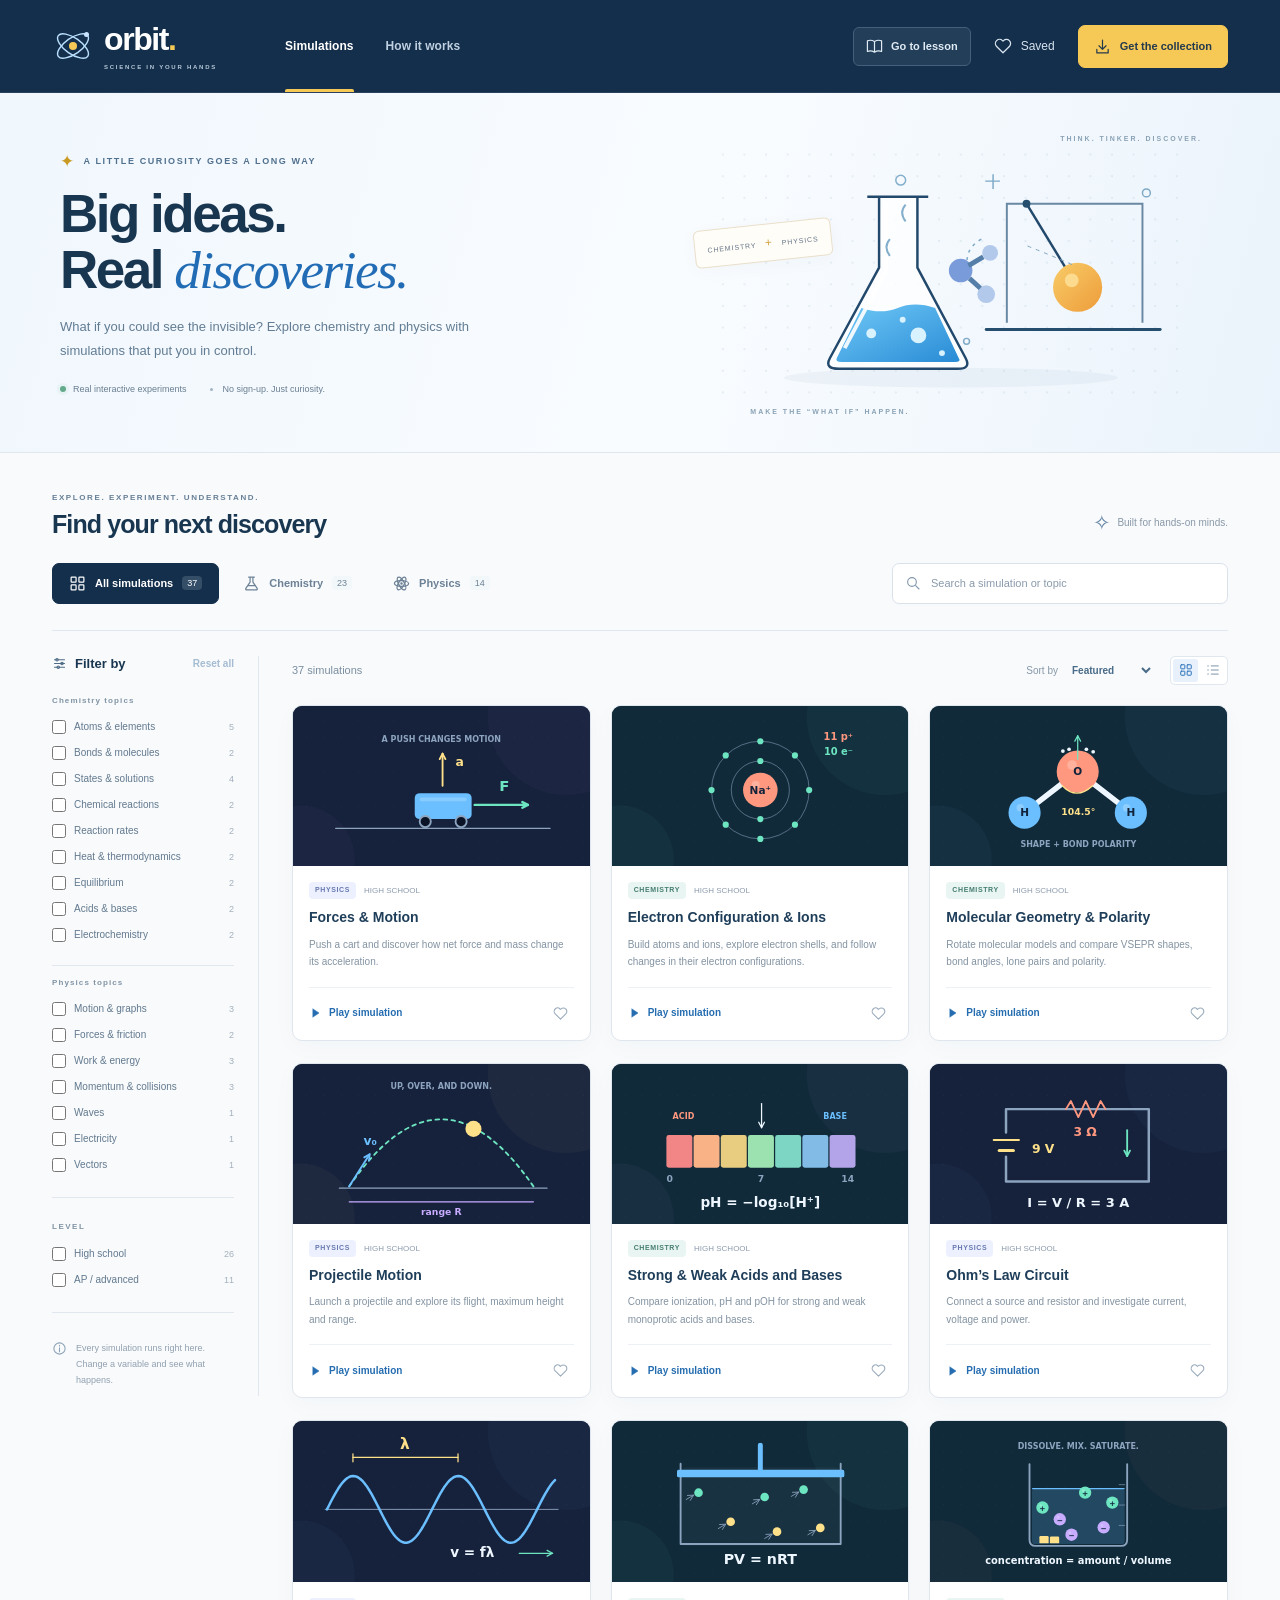
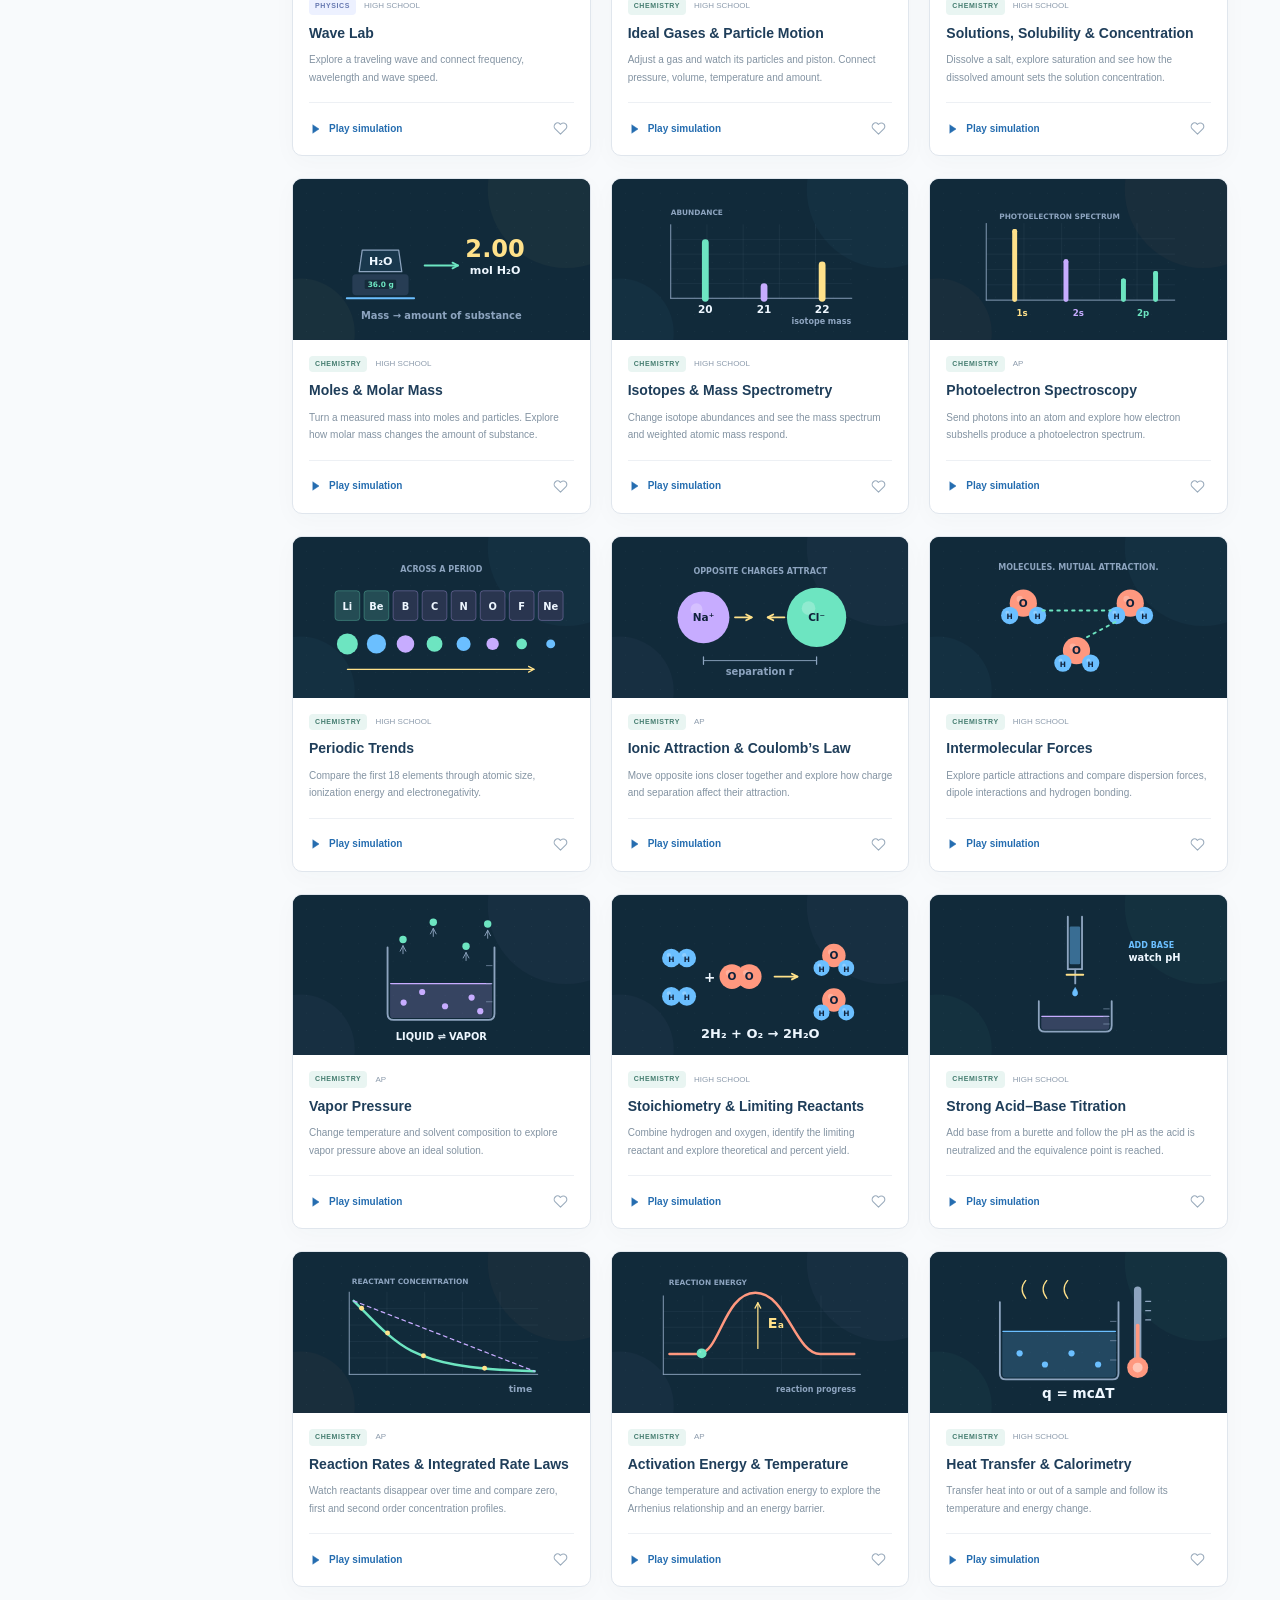
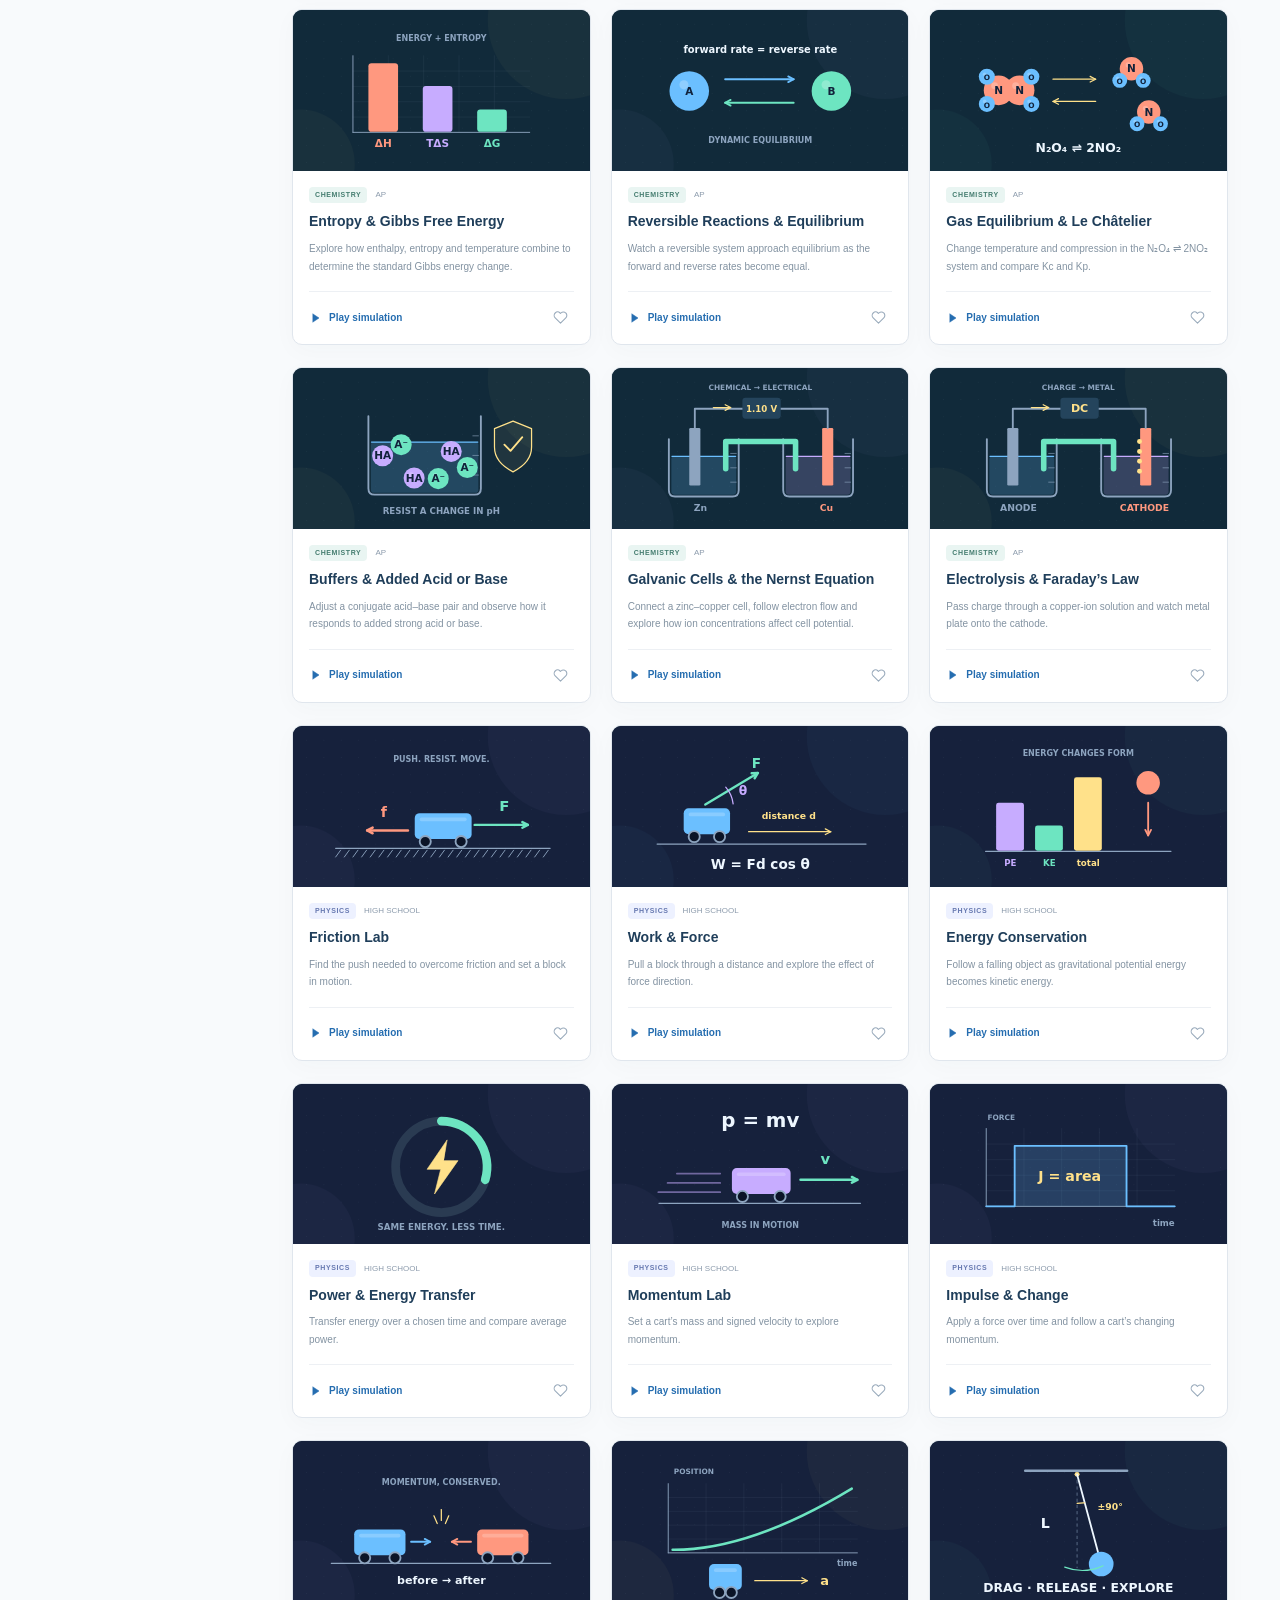
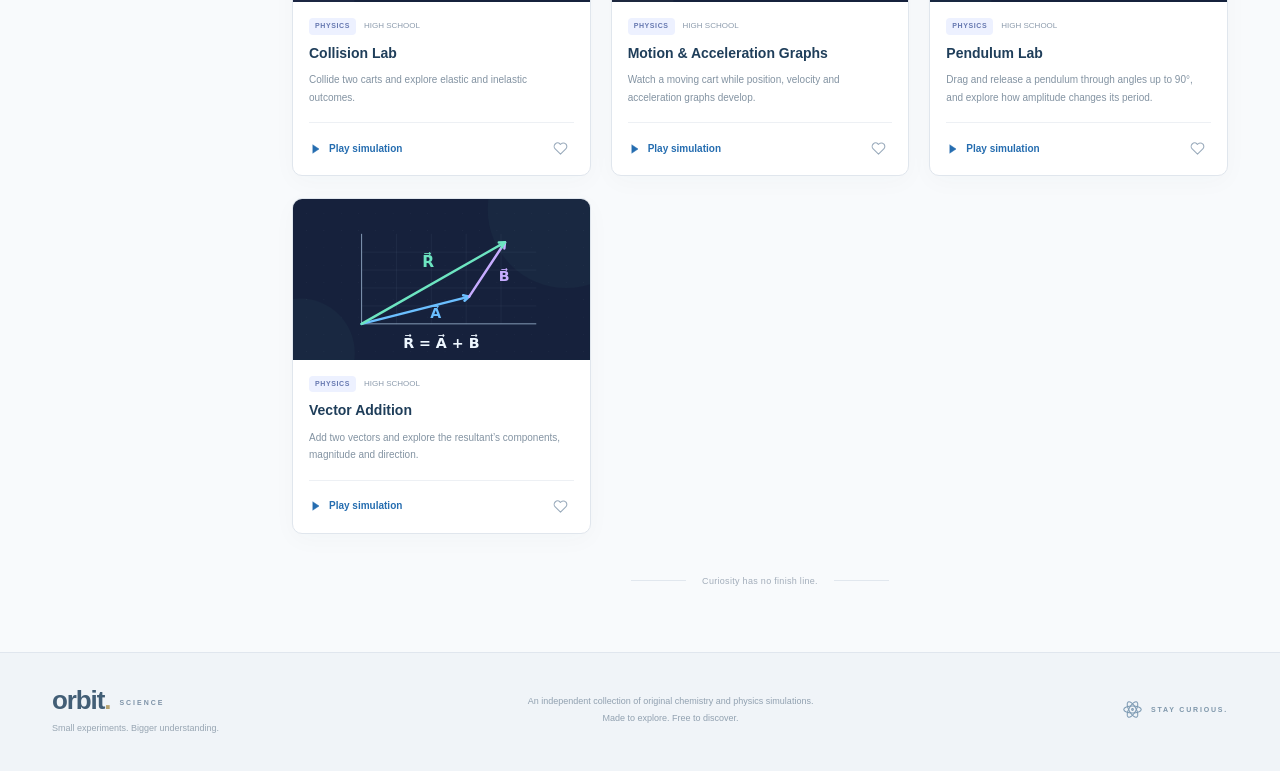
<file: science-lab/index.html>
<!doctype html>
<html lang="en">
<head>
  <meta charset="utf-8">
  <meta name="viewport" content="width=device-width, initial-scale=1, viewport-fit=cover">
  <meta name="theme-color" content="#122b47">
  <meta name="description" content="Discover chemistry and physics through interactive simulations. Change a variable, press play, and see the science happen with Orbit Science.">
  <title>Orbit Science — Big ideas. Real discoveries.</title>
  <style>:root{--navy:#142f4b;--ink:#193650;--muted:#708293;--blue:#176bca;--blue-light:#edf5ff;--yellow:#f6c957;--line:#e0e7ee;--page:#f8fafc;--white:#fff;--shadow:0 6px 24px #183a5b07;font-family:Inter,"Segoe UI",Arial,sans-serif;color:var(--ink);background:var(--page);font-synthesis:none;scroll-behavior:smooth}*{box-sizing:border-box}body{margin:0}button,input,select,textarea{font:inherit}button,a,input,select{touch-action:manipulation}button{cursor:pointer}a{color:inherit}button{color:inherit}button:disabled{cursor:not-allowed;opacity:.5}button:focus-visible,a:focus-visible,input:focus-visible,select:focus-visible,textarea:focus-visible{outline:3px solid #78b7ff;outline-offset:4px}[hidden]{display:none!important}.icon-sprite{position:absolute;width:0;height:0;overflow:hidden}.icon{width:20px;height:20px;display:inline-block;fill:none;stroke:currentColor;stroke-width:1.7;stroke-linecap:round;stroke-linejoin:round;flex-shrink:0;vertical-align:middle}.skip-link{position:fixed;left:20px;top:-70px;z-index:200;background:var(--yellow);padding:13px 18px;border-radius:8px;color:var(--navy);font-size:14px;text-decoration:none}.skip-link:focus{top:12px}.site-header{background:var(--navy);color:#fff;position:relative;z-index:20;border-bottom:1px solid #29435e}.header-inner{max-width:1440px;min-height:92px;padding:0 52px;display:flex;align-items:center;gap:68px;margin:auto}.brand{display:flex;gap:10px;align-items:center;text-decoration:none;font-size:32px;letter-spacing:-1.4px;font-weight:750;line-height:1}.brand-mark{display:flex;width:42px;height:42px;color:#badfff;align-items:center}.brand-mark svg{width:42px;fill:none;stroke:currentColor;stroke-width:1.4}.brand-mark circle:nth-last-child(2){fill:var(--yellow);stroke:none}.brand-mark circle:last-child{fill:#c8e4ff;stroke:none}.brand-dot{color:var(--yellow)}.brand small{display:block;font-size:6px;font-weight:650;letter-spacing:1.75px;margin-top:9px;color:#b8c9da;line-height:1}.header-nav{display:flex;align-items:stretch;gap:32px;align-self:stretch}.header-link{display:flex;align-items:center;position:relative;font-size:12px;color:#bfd0e1;font-weight:600;letter-spacing:.05px;background:none;border:0;text-decoration:none;padding:0;white-space:nowrap}.header-link.is-active{color:#fff}.header-link.is-active:after{content:"";position:absolute;bottom:0;left:0;right:0;height:3px;background:var(--yellow);border-radius:2px 2px 0 0}.header-link:hover{color:#fff}.header-actions{margin-left:auto;display:flex;align-items:center;gap:23px}.saved-toggle{display:flex;gap:9px;align-items:center;border:0;background:none;color:#d7e3ef;font-size:12px;padding:10px 0}.saved-toggle .icon{width:18px;height:18px}.saved-count{color:#bdccdb;background:#2a435c;border:1px solid #3b5268;border-radius:5px;min-width:21px;padding:2px 5px;text-align:center;font-size:10px}.saved-toggle[aria-pressed=true]{color:var(--yellow)}.saved-toggle[aria-pressed=true] .icon{fill:#f6c95733}.download-button{display:flex;gap:9px;align-items:center;background:#f6c957;color:#24394c;border:1px solid #f6c957;border-radius:7px;padding:12px 15px;font-size:11px;font-weight:700;white-space:nowrap}.download-button .icon{height:17px;width:17px}.download-button:hover{background:#ffe097;border-color:#ffe097}.discovery-hero{border-bottom:1px solid var(--line);background:linear-gradient(105deg,#f0f7fd,#f9fcff 55%,#eaf3fb);overflow:hidden}.hero-inner{max-width:1440px;display:grid;grid-template-columns:1fr .93fr;align-items:center;min-height:350px;gap:40px;margin:auto;padding:38px 60px 36px}.eyebrow{font-size:9px;letter-spacing:1.8px;font-weight:750;color:#667f96;line-height:1.6;margin:0 0 16px}.hero-copy>.eyebrow{display:flex;align-items:center;gap:8px;color:#51718e;letter-spacing:1.6px;font-size:9px}.yellow-spark{color:#c99a22;font-size:17px;line-height:1}.hero-copy h1{font-size:53px;letter-spacing:-2.5px;line-height:1.06;font-weight:750;margin:0 0 17px}.hero-copy h1 em{font-family:Georgia,"Times New Roman",serif;color:#216cb4;font-weight:500;letter-spacing:-1.5px}.hero-description{max-width:470px;font-size:13px;line-height:1.8;color:#627c93;margin:0 0 22px}.hero-details{display:flex;gap:23px;align-items:center;font-size:9px;color:#697e91}.hero-details>span{display:flex;align-items:center;gap:7px}.hero-details>span+span:before{content:"";width:3px;height:3px;border-radius:50%;background:#a2b3c3;margin-right:3px}.live-dot{display:inline-block;width:6px;height:6px;flex:0 0 6px;background:#63a98c;border-radius:50%;box-shadow:0 0 0 3px #63a98c13}.hero-art{position:relative;min-width:0;height:285px;align-self:center}.hero-art>svg{width:100%;height:100%;display:block}.art-label{position:absolute;font-size:7px;color:#8aa2b5;letter-spacing:2px;font-weight:650;z-index:1}.art-label-top{top:4px;right:18px}.art-label-bottom{bottom:1px;left:70px}.art-formula{position:absolute;top:93px;left:14px;background:#fffdf8;box-shadow:0 4px 18px #253f5b08;border:1px solid #eadfcb;border-radius:6px;padding:11px 12px;font-size:7px;letter-spacing:.9px;color:#627385;transform:rotate(-6deg)}.art-formula b{font-size:12px;color:#d3a344;margin:0 6px;font-weight:500}.catalog-section{max-width:1440px;margin:0 auto;padding:39px 52px 60px}.catalog-topline{display:flex;justify-content:space-between;align-items:end;margin-bottom:24px}.catalog-topline .eyebrow{font-size:8px;margin-bottom:5px;letter-spacing:1.6px}.catalog-topline h2{font-size:25px;letter-spacing:-.9px;margin:0;font-weight:720}.collection-note{font-size:10px;margin:0 0 4px;color:#8998a6;display:flex;align-items:center;gap:6px}.tiny-atom{font-size:21px;color:#6383a3}.discovery-toolbar{display:flex;gap:24px;align-items:center;justify-content:space-between;padding-bottom:26px;border-bottom:1px solid var(--line);margin-bottom:25px}.subject-tabs{display:flex;gap:7px;flex-wrap:wrap}.subject-tabs button,.subject-tab{display:flex;align-items:center;gap:9px;padding:11px 16px;border:1px solid transparent;background:transparent;color:#6c8195;border-radius:7px;font-size:11px;font-weight:650;white-space:nowrap}.subject-tabs button:hover{background:#f0f3f7}.subject-tabs button[aria-pressed=true],.subject-tab.active{background:var(--navy);color:#fff;border-color:var(--navy)}.subject-tabs button span:last-child:not(:first-child){font-size:9px;min-width:20px;padding:2px 4px;text-align:center;border-radius:4px;background:#d8e5f22b;color:inherit}.subject-tabs .icon{width:17px;height:17px}.search-box{display:flex;align-items:center;gap:10px;width:336px;max-width:45%;border:1px solid #d9e2eb;background:#fff;border-radius:7px;padding:0 12px;min-height:41px;box-shadow:0 2px 5px #19365002}.search-box>.icon{color:#8399ad;width:16px;height:16px}.search-box:focus-within{border-color:#70a8df;box-shadow:0 0 0 3px #76aff214}.search-box input{border:0;outline:none;background:none;min-width:0;flex:1;font-size:11px;color:var(--ink);height:39px;width:100%;padding:0}.search-box input:focus-visible{outline:none}.search-box input::placeholder{color:#8a9aab}.search-box input::-webkit-search-cancel-button{display:none}.clear-search{display:flex;align-items:center;justify-content:center;width:22px;height:22px;flex:0 0 22px;border:0;background:#f0f4f8;color:#7a8fa1;border-radius:4px;padding:3px}.clear-search .icon{height:13px;width:13px}.catalog-layout{display:grid;grid-template-columns:207px minmax(0,1fr);gap:33px;align-items:start}.filter-panel{padding-right:24px;border-right:1px solid var(--line);position:sticky;top:24px}.filter-panel-heading{display:flex;align-items:center;gap:8px;margin-bottom:25px}.filter-panel-heading h3{font-size:13px;margin:0;display:flex;align-items:center;gap:8px;font-weight:700}.filter-panel-heading .icon{height:15px;width:15px;color:#4e6c86}.text-button{border:0;padding:0;background:none;color:#527ea8;font-size:10px;font-weight:600}.text-button:hover{color:#185faa;text-decoration:underline}.filter-panel-heading>.text-button{margin-left:auto;white-space:nowrap}.filter-group{padding-bottom:25px;margin-bottom:24px;border-bottom:1px solid var(--line)}.filter-heading{font-size:8px;letter-spacing:1.5px;margin:0 0 16px;color:#8294a5;font-weight:750}.filter-options{display:grid;gap:12px}.filter-option{display:flex;align-items:center;gap:8px;font-size:10px;line-height:1.4;cursor:pointer;color:#62798e;min-width:0}.filter-option input{width:14px;height:14px;flex:0 0 14px;margin:0;accent-color:var(--blue);cursor:pointer}.filter-option>span:first-of-type{flex:1;min-width:0}.filter-option:has(input:checked){color:#216bb1;font-weight:650}.filter-option-count{font-size:9px;color:#a3afbb;min-width:15px;text-align:right;font-weight:500}.filter-footnote{display:flex;gap:9px;align-items:flex-start;padding:3px 0 8px}.filter-footnote .icon{width:15px;height:15px;color:#8da2b7;margin-top:1px}.filter-footnote p{margin:0;font-size:9px;line-height:1.8;color:#91a0af}.results-toolbar{display:flex;align-items:center;justify-content:space-between;gap:15px;margin-bottom:20px;min-height:26px}.results-heading{display:flex;align-items:center;gap:14px;min-width:0}#resultsCount{font-size:11px;color:#7b8e9f;margin:0}#resultsCount strong{color:#345671}.results-options{display:flex;gap:16px;align-items:center}.sort-control{display:flex;gap:9px;align-items:center;font-size:10px;color:#8798a8;white-space:nowrap}.sort-control select{border:0;background:transparent;color:#496b87;font-size:10px;font-weight:650;padding:4px 17px 4px 1px;max-width:132px;cursor:pointer}.view-switch{display:flex;gap:2px;border:1px solid #e0e7ef;background:#fff;border-radius:5px;padding:2px}.icon-button{background:none;border:0;border-radius:6px;width:32px;height:32px;display:inline-flex;align-items:center;justify-content:center;color:#7b93a9;padding:6px;flex-shrink:0}.icon-button:hover{background:#eaf1f8;color:#225c93}.view-switch .icon-button{width:25px;height:23px;padding:5px;border-radius:3px}.view-switch .icon-button .icon{width:14px;height:14px}.view-switch .icon-button[aria-pressed=true]{background:#e7f0fb;color:#2c73ba}.filter-open-button{display:none}.filter-count{background:#dce9f7;border-radius:4px;min-width:16px;line-height:17px;text-align:center;font-size:9px;color:#2668a7}.active-filters{display:flex;gap:7px;flex-wrap:wrap;margin:-7px 0 17px}.active-filters:empty{display:none}.filter-chip{display:flex;gap:7px;align-items:center;font-size:9px;border:1px solid #cbdff2;border-radius:5px;padding:6px 9px;background:#edf5ff;color:#3873ab}.filter-chip .icon{width:11px;height:11px}.sim-grid{display:grid;grid-template-columns:repeat(3,minmax(0,1fr));gap:22px 20px}.simulation-card{background:#fff;border:1px solid #e0e6ed;border-radius:10px;overflow:hidden;min-width:0;display:flex;flex-direction:column;box-shadow:var(--shadow);transition:transform .2s,box-shadow .2s,border-color .2s}.simulation-card:hover{transform:translateY(-3px);box-shadow:0 11px 28px #234d7710;border-color:#b9cde1}.sim-art{position:relative;width:100%;display:block;border:0;border-radius:0;padding:0;overflow:hidden;background:var(--art-bg,#edf3fa);aspect-ratio:1.8;color:var(--ink);text-align:inherit;cursor:pointer}.sim-art svg{display:block;height:100%;width:100%;max-width:100%;object-fit:cover}.sim-art .art-badge{position:absolute;top:11px;left:11px;background:#ffffffdc;border:1px solid #ffffff99;border-radius:4px;font-size:7px;padding:5px 6px;color:#476782;font-weight:650;letter-spacing:.6px}.sim-art .art-play{position:absolute;right:11px;bottom:11px;background:#fff;border-radius:50%;height:31px;width:31px;display:flex;align-items:center;justify-content:center;box-shadow:0 3px 12px #17395316;opacity:0;transform:translateY(4px);transition:all .2s;color:#236db3}.sim-art .art-play .icon{width:14px;height:14px;fill:currentColor;stroke-width:1.2;margin-left:2px}.simulation-card:hover .art-play,.sim-art:focus-visible .art-play{opacity:1;transform:none}.sim-card-content{padding:16px 16px 13px;flex:1;display:flex;flex-direction:column;min-width:0}.card-meta{display:flex;align-items:center;gap:8px;margin:0 0 9px;color:#6c8cad;font-size:8px;line-height:1.5;letter-spacing:.4px;font-weight:650}.card-meta .subject-badge{background:#edf5fc;border-radius:4px;padding:3px 6px;color:#47779d;font-size:7px;letter-spacing:.6px;text-transform:uppercase}.card-meta .level-badge{color:#8c9bac;font-weight:500;font-size:8px;letter-spacing:0}.sim-card-content h3{font-size:14px;line-height:1.4;letter-spacing:-.25px;font-weight:700;margin:0 0 8px;color:#1f3e5a;overflow-wrap:anywhere}.sim-card-content h3 button{background:none;border:0;padding:0;text-align:left;font:inherit;color:inherit;cursor:pointer}.sim-card-content>p{font-size:10px;line-height:1.75;color:#8393a2;margin:0 0 16px}.card-actions{display:flex;align-items:center;gap:9px;margin-top:auto;padding-top:12px;border-top:1px solid #edf0f4}.play-button{font-size:10px;font-weight:650;display:inline-flex;align-items:center;gap:8px;border:0;background:none;color:#256db0;padding:2px 0;line-height:20px}.play-button .icon{width:12px;height:12px;fill:currentColor;stroke-width:1.1}.play-button:hover{color:#104a88}.save-button{border:0;background:none;margin-left:auto;width:27px;height:27px;color:#9aabbc;border-radius:5px;padding:5px;display:flex;align-items:center;justify-content:center;cursor:pointer}.save-button .icon{width:15px;height:15px}.save-button:hover{background:#f0f5fb;color:#4079b1}.save-button[aria-pressed=true]{background:#fff6dc;color:#af8521}.save-button[aria-pressed=true] .icon{fill:#f6d26b55}.collection-end{display:flex;gap:16px;align-items:center;justify-content:center;margin:42px 0 6px;color:#a2adba;font-size:9px;letter-spacing:.3px}.end-line{background:#e1e7ee;height:1px;width:55px}.sim-grid.is-list{grid-template-columns:1fr;gap:13px}.sim-grid.is-list .simulation-card{display:grid;grid-template-columns:200px minmax(0,1fr);min-height:148px}.sim-grid.is-list .sim-art{height:100%;aspect-ratio:1.35}.sim-grid.is-list .sim-card-content{padding:17px 20px 13px}.sim-grid.is-list .sim-card-content>p{margin-bottom:10px;max-width:600px}.sim-grid.is-list .card-meta{margin-bottom:6px}.sim-grid.is-list .card-actions{padding-top:7px}.empty-state{padding:65px 20px 80px;text-align:center;background:#fff;border:1px dashed #d8e3ed;border-radius:10px;color:#7f94a6}.empty-state .empty-mark{width:60px;height:60px;display:flex;align-items:center;justify-content:center;background:#edf5fd;color:#6d98c3;border-radius:17px;margin:0 auto 18px}.empty-mark .icon{width:27px;height:27px}.empty-state h3{font-size:20px;color:#345773;margin:0 0 9px}.empty-state p{font-size:12px;margin:0 0 22px;line-height:1.8}.button{display:inline-flex;justify-content:center;align-items:center;gap:8px;border:1px solid #dae4ee;background:white;color:#477191;border-radius:7px;padding:11px 15px;font-size:11px;font-weight:650;line-height:1.4;text-decoration:none}.button .icon{height:16px;width:16px}.button.primary{background:#216fc1;border-color:#216fc1;color:#fff}.button.primary:hover{background:#185fa9}.button.secondary:hover{background:#f1f6fb;border-color:#b7cde2}.storage-warning{padding:12px 16px;font-size:12px;line-height:1.7;color:#806523;background:#fff8e5;border:1px solid #eddfb9;border-radius:8px;margin-bottom:20px}.player-section{max-width:1280px;padding:30px 52px 60px;margin:auto}.player-breadcrumb{display:flex;align-items:center;justify-content:space-between;margin-bottom:27px}.back-link{display:flex;align-items:center;gap:9px;font-size:12px;background:none;padding:3px 0;border:0;color:#5c7e9b;font-weight:600}.back-link:hover{color:var(--blue)}.back-link .icon{width:17px;height:17px}.player-live-badge{display:flex;align-items:center;gap:7px;font-size:8px;letter-spacing:1.2px;color:#85a098;font-weight:650}.simulation-intro{display:grid;grid-template-columns:minmax(0,1fr) 270px;gap:35px;align-items:center;margin-bottom:27px}.simulation-title-block .eyebrow{color:#6790b7;font-size:9px;margin-bottom:9px}.simulation-title-block h1{font-size:34px;letter-spacing:-1.2px;line-height:1.15;margin:0 0 12px}.simulation-title-block>p:last-child{font-size:12px;color:#7b91a4;line-height:1.9;margin:0;max-width:700px}.formula-card{padding:18px 20px;border:1px solid #dce8f3;background:#edf5fc;border-radius:9px;min-width:0}.formula-card>span{font-size:7px;letter-spacing:1.7px;color:#839eb6;font-weight:700}.formula-card>p{font-family:Georgia,"Times New Roman",serif;font-size:19px;line-height:1.6;margin:7px 0 0;color:#3c719c;overflow-wrap:anywhere}.simulation-toolbar{display:flex;justify-content:space-between;align-items:center;gap:16px;margin-bottom:13px}.simulation-toolbar>p{font-size:10px;color:#8a9cac;margin:0;display:flex;align-items:center;gap:8px}.simulation-toolbar>p>.icon{width:15px;height:15px;color:#6d8fad}.simulation-toolbar>div{display:flex;gap:5px;align-items:center}.simulation-toolbar .button{padding:8px 12px;font-size:10px}.simulation-toolbar .button[aria-pressed=true]{background:#fff6dc;border-color:#ead7a0;color:#987324}.simulation-host{background:#fff;border:1px solid #dce5ee;border-radius:13px;padding:25px;box-shadow:var(--shadow);min-width:0}.simulation-host:fullscreen{border-radius:0;padding:40px;overflow:auto;background:#fff}.simulation-host.is-expanded{position:fixed;z-index:95;inset:15px;overflow:auto;box-shadow:0 0 0 30px #132b47d9}.simulation-host .ce-note{background:#f1f6fc!important;border-color:#deebf7!important;color:#637d96!important}.simulation-host .chem-experiment #coursePlaySimulation{background:#216fc1;border-color:#216fc1}.simulation-host .chem-experiment .ce-result{background:#eef5fc}.simulation-host .chem-experiment .ce-field{font-size:12px}.simulation-host .chem-experiment input[type=number],.simulation-host .chem-experiment select{font-size:16px}.player-navigation{display:flex;align-items:center;justify-content:space-between;gap:15px;padding:20px 0 30px;border-bottom:1px solid var(--line);margin-bottom:34px}.player-navigation>span{font-size:10px;color:#91a2b2}.related-heading .eyebrow{font-size:8px;margin-bottom:6px}.related-heading h2{font-size:22px;letter-spacing:-.6px;margin:0 0 22px}.related-grid{grid-template-columns:repeat(3,minmax(0,1fr))}.site-footer{background:#f0f4f8;border-top:1px solid #e0e6ee}.footer-inner{max-width:1440px;padding:34px 52px 38px;margin:auto;display:flex;justify-content:space-between;align-items:center;gap:35px}.footer-brand{font-size:26px;font-weight:750;letter-spacing:-1.1px;color:#425e76;line-height:1}.footer-brand>span{color:#b5a16e}.footer-brand small{font-size:7px;font-weight:650;letter-spacing:2px;margin-left:9px;color:#7d92a7;vertical-align:middle}.footer-inner>div>p{font-size:9px;color:#98a6b3;margin:10px 0 0}.footer-note{font-size:9px;line-height:1.9;color:#91a1b0;text-align:center;margin:0}.footer-stamp{display:flex;gap:8px;align-items:center;font-size:7px;letter-spacing:1.8px;font-weight:650;color:#7e96aa}.footer-stamp .icon{height:21px;width:21px;stroke-width:1.2;color:#7d9ab3}.modal-overlay{position:fixed;inset:0;z-index:120;background:#10243a99;backdrop-filter:blur(6px);display:flex;align-items:center;justify-content:center;padding:22px}.modal{background:#fff;max-width:560px;width:100%;max-height:90dvh;overflow:auto;border-radius:13px;border:1px solid #dce7f1;box-shadow:0 20px 80px #10223a33;padding:25px}.modal-heading{display:flex;align-items:center;justify-content:space-between;gap:15px;margin-bottom:20px}.modal-heading h2{font-size:22px;line-height:1.3;letter-spacing:-.6px;margin:0}.modal-body{font-size:13px;line-height:1.9;color:#71889c}.modal-body p{margin-top:0}.modal-body p:last-child{margin-bottom:0}.modal-body strong{color:#3a5a76}.modal-body ul{padding-left:20px}.modal-body .button{margin-top:8px}.modal-body label{display:grid;gap:8px;font-size:12px;margin:10px 0}.modal-body input,.modal-body textarea{font-size:16px;min-width:0;width:100%;border:1px solid #d5e0ec;border-radius:7px;padding:12px;color:#325671;background:#f8fbff}.modal-body .notice{background:#f0f6fc;padding:15px;border-radius:8px;font-size:12px;line-height:1.8}.modal-body a{color:#236eb6}.form-actions{display:flex;gap:9px;justify-content:flex-end;flex-wrap:wrap;margin-top:20px}.toast{position:fixed;bottom:24px;left:50%;transform:translateX(-50%);z-index:160;background:#163957;color:#fff;padding:13px 19px;border:1px solid #43637e;border-radius:8px;box-shadow:0 8px 30px #132f4b22;font-size:12px;line-height:1.7;max-width:calc(100% - 35px);text-align:center;min-width:180px}.filter-backdrop{display:none}.mobile-only{display:none}.noscript{padding:20px;text-align:center;background:#fff8e0}.sr-only{position:absolute!important;clip:rect(0,0,0,0);clip-path:inset(50%);height:1px;width:1px;overflow:hidden;white-space:nowrap}.modal-open,.filters-open{overflow:hidden}
@media(min-width:1650px){.header-inner,.hero-inner,.catalog-section,.footer-inner{max-width:1510px}.sim-grid{gap:25px}.sim-card-content h3{font-size:16px}.sim-card-content>p{font-size:11px}.card-meta{font-size:9px}.filter-option{font-size:11px}.catalog-layout{gap:38px;grid-template-columns:215px minmax(0,1fr)}}
@media(max-width:1170px){.header-inner{padding:0 32px;gap:42px}.header-nav{gap:24px}.header-actions{gap:17px}.hero-inner{padding:35px 40px;gap:25px}.hero-copy h1{font-size:48px}.hero-art{height:265px}.catalog-section{padding-inline:32px}.catalog-layout{grid-template-columns:185px minmax(0,1fr);gap:25px}.filter-panel{padding-right:18px}.sim-grid{gap:18px 15px}.sim-card-content{padding:14px 13px 11px}.sim-card-content h3{font-size:13px}.sim-card-content>p{font-size:10px}.footer-inner{padding-inline:32px}.player-section{padding-inline:32px}.collection-note{font-size:9px}.hero-description{font-size:12px}.hero-details{gap:16px;font-size:8px}.search-box{width:300px}.subject-tabs button{padding:10px 12px;font-size:10px}}
@media(max-width:970px){.header-inner{min-height:82px;gap:32px}.header-nav{gap:20px}.header-link{font-size:11px}.download-button{padding:10px 12px;font-size:10px}.brand{font-size:29px}.brand small{font-size:5px}.brand-mark,.brand-mark svg{width:37px;height:37px}.header-actions{gap:15px}.saved-toggle{font-size:11px}.hero-inner{grid-template-columns:1.1fr .9fr;min-height:315px}.hero-art{height:230px}.hero-copy h1{font-size:43px}.hero-copy>.eyebrow{font-size:7px;letter-spacing:1.2px}.hero-description{font-size:11px;margin-bottom:18px}.hero-details{gap:11px;font-size:7px}.hero-details>span{gap:5px}.hero-details>span+span:before{margin-right:0}.art-label{font-size:5px}.art-label-top{top:10px;right:0}.art-formula{font-size:5px;padding:8px;top:78px;left:-10px}.art-formula b{font-size:8px;margin-inline:3px}.art-label-bottom{left:20px}.catalog-section{padding-top:32px}.catalog-topline h2{font-size:23px}.catalog-layout{grid-template-columns:170px minmax(0,1fr);gap:22px}.filter-panel{padding-right:17px}.sim-grid{grid-template-columns:repeat(2,minmax(0,1fr));gap:20px}.sim-card-content h3{font-size:15px}.sim-card-content>p{font-size:11px}.filter-panel-heading h3{font-size:12px;gap:5px}.filter-panel-heading>.text-button{font-size:9px}.filter-option{font-size:10px}.search-box{width:290px;max-width:44%}.subject-tabs button{gap:6px;padding:10px;font-size:10px}.subject-tabs{gap:3px}.subject-tabs button .icon{height:15px;width:15px}.collection-note{display:none}.discovery-toolbar{gap:16px}.results-options{gap:10px}.sort-control{font-size:9px;gap:5px}.sort-control select{font-size:9px;max-width:105px}.simulation-intro{grid-template-columns:minmax(0,1fr) 220px;gap:25px}.simulation-title-block h1{font-size:30px}.formula-card{padding:15px}.formula-card>p{font-size:17px}.related-grid{grid-template-columns:repeat(3,minmax(0,1fr));gap:15px}.related-grid .sim-card-content h3{font-size:13px}.related-grid .sim-card-content>p{font-size:10px}.footer-note{max-width:350px;font-size:8px}}
@media(max-width:760px){.header-inner{padding:0 24px;min-height:76px;gap:20px}.header-nav{display:none}.header-actions{gap:17px}.download-button{font-size:9px;padding:10px 12px}.download-button .icon{height:15px;width:15px}.saved-toggle{font-size:10px;gap:7px}.hero-inner{padding:30px 28px;gap:15px;grid-template-columns:1.1fr .8fr;min-height:285px}.hero-copy h1{font-size:38px;letter-spacing:-1.7px;margin-bottom:13px}.hero-copy h1 em{letter-spacing:-1px}.hero-copy>.eyebrow{font-size:6px;letter-spacing:1px;margin-bottom:13px}.hero-description{font-size:10px;line-height:1.8;margin-bottom:16px}.hero-details{display:block;font-size:7px}.hero-details>span+span{margin-top:7px;padding-left:11px}.hero-details>span+span:before{display:none}.hero-art{height:220px;margin-right:-5px}.art-label-top{top:20px;font-size:4.5px;letter-spacing:1.4px}.art-label-bottom{font-size:4.5px;letter-spacing:1.4px;bottom:20px;left:0}.art-formula{top:86px;left:-16px;padding:6px;font-size:4px;letter-spacing:.5px}.art-formula b{font-size:7px}.catalog-section{padding:28px 24px 38px}.catalog-topline{margin-bottom:20px}.catalog-topline h2{font-size:22px}.catalog-topline .eyebrow{font-size:7px;margin-bottom:4px}.discovery-toolbar{padding-bottom:20px;margin-bottom:19px;gap:13px;flex-wrap:wrap}.subject-tabs{gap:7px}.subject-tabs button{padding:10px 13px;font-size:11px;gap:8px}.search-box{width:100%;max-width:100%;min-height:43px}.search-box input{font-size:16px;height:41px}.catalog-layout{grid-template-columns:minmax(0,1fr);gap:0}.filter-panel{display:none}.filter-panel.is-open,.filters-open .filter-panel{display:block;position:fixed;z-index:102;top:0;bottom:0;left:0;right:auto;width:300px;max-width:calc(100% - 45px);background:#fff;border-right:1px solid #d4e1ee;padding:25px;overflow:auto}.filter-panel-heading{position:relative;align-items:center;gap:12px;margin-bottom:28px}.filter-panel-heading h3{font-size:17px}.filter-panel-heading h3 .icon{height:18px;width:18px}.filter-panel-heading>.text-button{font-size:10px;margin-left:5px}.filter-panel-heading #closeFilters{display:flex;margin-left:auto;order:3}.filter-heading{font-size:9px}.filter-options{gap:16px}.filter-option{font-size:13px;gap:10px;line-height:1.5;min-height:23px}.filter-option input{height:17px;width:17px;flex-basis:17px}.filter-option-count{font-size:11px}.filter-footnote p{font-size:11px}.filter-footnote .icon{width:17px;height:17px}.filter-backdrop:not([hidden]){display:block;position:fixed;inset:0;z-index:101;background:#10263d88;backdrop-filter:blur(3px)}.filter-open-button{display:flex;align-items:center;gap:7px;font-size:10px;line-height:1;border:1px solid #d9e3ed;background:#fff;border-radius:6px;padding:8px 10px;color:#426885;font-weight:600}.filter-open-button .icon{width:14px;height:14px}.filter-count:empty{display:none}.results-heading{gap:13px}#resultsCount{font-size:10px}.results-toolbar{margin-bottom:17px;gap:10px}.results-options{gap:9px}.sort-control>span{display:none}.sort-control select{font-size:10px;padding-right:16px;max-width:106px}.view-switch .icon-button{height:24px;width:25px}.active-filters{margin-top:-4px;margin-bottom:15px}.filter-chip{font-size:10px;padding:6px 8px}.sim-grid{gap:18px 16px}.sim-card-content{padding:15px 14px 12px}.sim-card-content h3{font-size:15px;line-height:1.4}.sim-card-content>p{font-size:11px;line-height:1.75}.card-meta{font-size:8px;gap:7px}.card-meta .subject-badge{font-size:7px}.card-actions{padding-top:11px}.play-button{font-size:11px;min-height:27px}.save-button{height:30px;width:30px;padding:6px}.save-button .icon{width:17px;height:17px}.sim-art .art-play{opacity:1;transform:none;width:29px;height:29px}.sim-grid.is-list .simulation-card{grid-template-columns:150px minmax(0,1fr);min-height:150px}.sim-grid.is-list .sim-card-content{padding:13px 15px 11px}.sim-grid.is-list .sim-card-content>p{font-size:10px;line-height:1.7}.sim-grid.is-list .sim-card-content h3{font-size:14px;margin-bottom:6px}.collection-end{margin-top:30px;font-size:8px;gap:13px}.end-line{width:35px}.footer-inner{padding:28px 24px;flex-wrap:wrap;gap:20px}.footer-note{order:3;text-align:left;max-width:none;flex-basis:100%;font-size:9px;border-top:1px solid #dde5ee;padding-top:17px}.footer-stamp{font-size:6px;margin-left:auto}.footer-brand{font-size:25px}.footer-inner>div>p{font-size:9px}.player-section{padding:23px 24px 35px}.player-breadcrumb{margin-bottom:23px}.back-link{font-size:11px}.player-live-badge{font-size:6px;letter-spacing:.8px}.simulation-intro{grid-template-columns:1fr;gap:17px;margin-bottom:20px}.simulation-title-block h1{font-size:28px;letter-spacing:-.9px;margin-bottom:12px}.simulation-title-block .eyebrow{font-size:8px}.simulation-title-block>p:last-child{font-size:12px;line-height:1.85}.formula-card{padding:13px 16px;display:flex;align-items:center;gap:18px}.formula-card>span{flex-shrink:0;font-size:6px}.formula-card>p{font-size:17px;margin:0;line-height:1.6}.simulation-toolbar>p{font-size:9px;line-height:1.6;max-width:190px;gap:6px}.simulation-toolbar>div{gap:2px}.simulation-toolbar .button{padding:8px;font-size:10px;gap:5px}.simulation-toolbar .icon-button{height:31px;width:31px}.simulation-toolbar .icon{height:15px;width:15px}.simulation-host{padding:17px;border-radius:10px}.simulation-host:fullscreen{padding:20px}.simulation-host.is-expanded{inset:8px}.simulation-host .chem-experiment input[type=number],.simulation-host .chem-experiment select{font-size:16px}.player-navigation{padding-top:17px;margin-bottom:25px;gap:12px}.player-navigation .button{font-size:10px;padding:9px 11px;gap:6px}.player-navigation .button .icon{width:14px;height:14px}.player-navigation>span{font-size:9px;white-space:nowrap}.related-heading h2{font-size:21px;margin-bottom:20px}.related-grid{grid-template-columns:repeat(2,minmax(0,1fr));gap:15px}.related-grid .sim-card-content h3{font-size:14px}.related-grid .sim-card-content>p{font-size:11px}.related-grid .simulation-card:nth-child(3){display:none}.modal{padding:23px 20px;border-radius:10px}.modal-heading h2{font-size:21px}.modal-body{font-size:13px}.modal-overlay{padding:16px}.toast{font-size:12px;bottom:17px;padding:12px 16px}}
@media(max-width:480px){.header-inner{padding:0 19px;min-height:72px}.brand{font-size:28px;gap:8px}.brand small{font-size:4.5px;letter-spacing:1.6px;margin-top:8px}.brand-mark,.brand-mark svg{width:33px;height:33px}.header-actions{gap:13px}.download-button{padding:9px;border-radius:6px}.download-button>span{display:none}.download-button .icon{height:17px;width:17px}.saved-toggle{font-size:10px;gap:6px}.saved-toggle .icon{height:16px;width:16px}.saved-count{font-size:9px;min-width:18px;padding:2px 4px}.hero-inner{padding:28px 22px 25px;grid-template-columns:minmax(0,1fr);position:relative;min-height:295px}.hero-copy{position:relative;z-index:2;max-width:90%}.hero-copy>.eyebrow{font-size:6px;letter-spacing:1px;max-width:260px;margin-bottom:13px}.hero-copy h1{font-size:41px;letter-spacing:-1.8px;margin-bottom:15px}.hero-description{font-size:11px;max-width:290px;line-height:1.75;margin-bottom:20px}.hero-details{font-size:8px;line-height:1.6}.hero-details>span+span{display:none}.hero-art{position:absolute;width:250px;height:230px;right:-120px;bottom:8px;opacity:.18;z-index:1;pointer-events:none}.art-formula,.art-label{display:none}.catalog-section{padding:25px 19px 33px}.catalog-topline h2{font-size:22px;letter-spacing:-.65px}.catalog-topline .eyebrow{font-size:6px;letter-spacing:1.3px}.catalog-topline{margin-bottom:19px}.subject-tabs{gap:4px;width:100%;justify-content:flex-start}.subject-tabs button{font-size:11px;padding:10px 12px;gap:7px}.subject-tabs button .icon{height:14px;width:14px}.subject-tabs button span:last-child:not(:first-child){font-size:8px;min-width:16px}.discovery-toolbar{gap:14px;padding-bottom:19px;margin-bottom:17px}.search-box{min-height:44px;padding-inline:12px}.search-box input{height:42px;font-size:16px}.results-toolbar{flex-wrap:wrap;gap:11px;margin-bottom:16px}.results-heading{gap:10px;justify-content:space-between;flex:1}#resultsCount{font-size:10px}.results-options{gap:7px}.filter-open-button{font-size:10px;padding:8px;gap:5px}.filter-open-button .icon{height:13px;width:13px}.filter-count{font-size:8px;min-width:15px}.sort-control select{font-size:9px;max-width:86px;padding-right:7px}.view-switch{display:none}.sim-grid{gap:16px 12px}.sim-card-content{padding:12px 11px 10px}.sim-card-content h3{font-size:13px;line-height:1.45;letter-spacing:-.1px;margin-bottom:7px}.sim-card-content>p{font-size:10px;line-height:1.75;margin-bottom:12px}.card-meta{gap:4px;flex-wrap:wrap;margin-bottom:7px}.card-meta .subject-badge{font-size:6px;padding:3px 5px}.card-meta .level-badge{font-size:7px}.play-button{font-size:10px;gap:5px}.play-button .icon{height:11px;width:11px}.card-actions{padding-top:8px;gap:4px}.save-button{height:29px;width:26px;padding:5px}.save-button .icon{width:15px;height:15px}.sim-art{aspect-ratio:1.5}.sim-art .art-badge{font-size:5px;padding:4px;left:7px;top:7px}.sim-art .art-play{width:25px;height:25px;right:8px;bottom:8px}.sim-art .art-play .icon{width:11px;height:11px}.simulation-card{border-radius:8px}.sim-grid.is-list .simulation-card{grid-template-columns:105px minmax(0,1fr);min-height:150px}.sim-grid.is-list .sim-card-content{padding:12px 11px 9px}.sim-grid.is-list .sim-card-content h3{font-size:13px}.sim-grid.is-list .sim-card-content>p{font-size:10px;line-height:1.65}.collection-end{font-size:7px;gap:10px;margin-top:26px}.end-line{width:27px}.footer-inner{padding:25px 19px;gap:18px}.footer-stamp{font-size:5px;gap:5px;letter-spacing:1.3px}.footer-stamp .icon{height:18px;width:18px}.footer-brand{font-size:23px}.footer-brand small{font-size:6px}.footer-inner>div>p{font-size:8px}.footer-note{font-size:8px;line-height:1.9}.player-section{padding:20px 19px 30px}.player-live-badge{font-size:5px;letter-spacing:.4px;gap:5px}.player-live-badge .live-dot{height:5px;width:5px;flex-basis:5px}.back-link{font-size:10px;gap:6px}.back-link .icon{height:15px;width:15px}.simulation-title-block h1{font-size:26px}.simulation-title-block .eyebrow{font-size:7px;letter-spacing:1.3px}.simulation-title-block>p:last-child{font-size:11px;line-height:1.8}.formula-card{gap:14px;padding:12px 14px}.formula-card>p{font-size:16px}.simulation-toolbar{gap:10px}.simulation-toolbar>p{font-size:8px;max-width:145px;gap:6px}.simulation-toolbar>p>.icon{height:13px;width:13px}.simulation-toolbar .button{padding:7px 8px;font-size:9px}.simulation-toolbar .icon-button{height:29px;width:29px}.simulation-host{padding:13px;border-radius:9px}.player-navigation{gap:8px}.player-navigation .button{font-size:9px;padding:9px;gap:5px}.player-navigation .button .icon{width:12px;height:12px}.player-navigation>span{font-size:8px}.related-grid{gap:12px}.related-grid .sim-card-content h3{font-size:13px}.related-grid .sim-card-content>p{font-size:10px}.related-heading h2{font-size:20px}.related-heading .eyebrow{font-size:6px}.empty-state{padding:45px 19px}.empty-state h3{font-size:19px}.empty-state p{font-size:11px}.storage-warning{font-size:11px;padding:12px}.modal-heading h2{font-size:20px}}
@media(max-width:360px){.header-inner{padding-inline:15px}.hero-inner{padding-inline:18px}.hero-copy{max-width:100%}.hero-copy h1{font-size:38px}.hero-description{font-size:11px;max-width:268px}.catalog-section{padding-inline:15px}.catalog-topline h2{font-size:21px}.subject-tabs button{font-size:10px;padding:9px 10px;gap:6px}.subject-tabs button span:last-child:not(:first-child){font-size:7px}.results-toolbar{gap:8px}.results-heading{gap:7px}#resultsCount{font-size:9px}.sort-control select{font-size:8px;max-width:78px}.sim-grid{grid-template-columns:minmax(0,1fr);gap:17px}.sim-art{aspect-ratio:1.9}.sim-card-content{padding:16px 17px 13px}.sim-card-content h3{font-size:16px;margin-bottom:8px}.sim-card-content>p{font-size:12px}.card-meta{gap:8px;margin-bottom:9px}.card-meta .subject-badge{font-size:7px;padding:4px 6px}.card-meta .level-badge{font-size:9px}.play-button{font-size:12px;gap:8px;min-height:30px}.play-button .icon{height:13px;width:13px}.save-button{height:32px;width:32px;padding:7px}.save-button .icon{height:17px;width:17px}.sim-art .art-play{height:30px;width:30px;right:12px;bottom:12px}.sim-art .art-play .icon{height:13px;width:13px}.sim-art .art-badge{font-size:7px;top:11px;left:11px;padding:5px 7px}.sim-grid.is-list .simulation-card{grid-template-columns:100px minmax(0,1fr)}.sim-grid.is-list .sim-card-content h3{font-size:12px}.sim-grid.is-list .sim-card-content>p{font-size:10px}.sim-grid.is-list .play-button{font-size:10px}.related-grid{grid-template-columns:1fr}.related-grid .simulation-card:nth-child(3){display:flex}.related-grid .sim-card-content h3{font-size:16px}.related-grid .sim-card-content>p{font-size:12px}.player-section{padding-inline:15px}.simulation-title-block h1{font-size:25px}.simulation-toolbar>p{max-width:123px;font-size:7px}.simulation-toolbar .button{font-size:8px;padding:7px 6px;gap:4px}.simulation-toolbar .icon-button{height:27px;width:27px}.simulation-toolbar .icon{height:13px;width:13px}.formula-card>p{font-size:15px}.formula-card>span{font-size:5px;letter-spacing:1.2px}.player-navigation .button{font-size:8px;padding:8px;gap:4px}.player-navigation>span{font-size:7px}.footer-inner{padding-inline:15px}.footer-stamp{font-size:4.5px}.collection-end{font-size:7px}}
@media(prefers-reduced-motion:reduce){:root{scroll-behavior:auto}*,*:before,*:after{animation:none!important;transition:none!important}}

.lessons-button{display:inline-flex;align-items:center;gap:8px;color:#e0ebf4;border:1px solid #42607b;background:#223e59;padding:10px 12px;border-radius:6px;font-size:11px;white-space:nowrap;font-weight:600}.lessons-button>.icon{height:17px;width:17px}.lessons-button:hover{background:#2d4e6e;border-color:#65809b}.subject-badge.chemistry{background:#e9f5f2!important;color:#457d70!important}.subject-badge.physics{background:#edf1ff!important;color:#6678b0!important}.lesson-guide{background:#f0f6fc;border:1px solid #dce8f4;border-radius:9px;margin:0 0 17px;overflow:hidden}.lesson-guide>summary{font-size:12px;font-weight:700;color:#416c92;padding:14px 17px;cursor:pointer;line-height:1.6}.lesson-guide>summary>span{font-size:10px;color:#85a0b8;font-weight:400;margin-left:15px}.lesson-guide[open]>summary{border-bottom:1px solid #dde9f5}.lesson-steps{margin:0;padding:15px 22px 15px 36px;font-size:12px;color:#6c88a0;line-height:1.9}.lesson-steps li{padding-left:5px;margin-bottom:8px}.lesson-steps li:last-child{margin-bottom:0}.lesson-picker .field{display:grid;gap:8px;font-size:12px;font-weight:650;color:#4a6d8a;margin:18px 0}.lesson-picker select{width:100%;min-width:0;padding:12px;border:1px solid #d6e2ee;border-radius:7px;background:#f9fcff;color:#375e7d;font:inherit;font-size:16px;font-weight:500}.lesson-preview{font-size:12px;line-height:1.8;background:#edf5fc;border:1px solid #dce9f5;padding:15px;border-radius:8px;color:#7890a5}.about-list{font-size:12px;line-height:1.9}.about-list li{padding-left:4px;margin-bottom:11px}.subject-count{display:inline-flex;justify-content:center;align-items:center;min-width:21px;font-size:9px;font-weight:500}.card-description{flex:1}.card-title{font:inherit}.lesson-picker .button{width:100%}
@media(max-width:1170px){.header-inner{gap:34px}.header-nav{gap:20px}.header-actions{gap:13px}.lessons-button{font-size:10px;padding:9px 10px;gap:6px}.lessons-button>.icon{width:15px;height:15px}}
@media(max-width:970px){.header-nav{display:none}.header-inner{gap:20px}}
@media(max-width:760px){.header-actions{gap:11px}.lessons-button{font-size:10px;padding:9px 10px;gap:6px}.lesson-guide>summary{font-size:12px;padding:12px 14px}.lesson-guide>summary>span{font-size:9px;margin-left:9px}.lesson-steps{font-size:12px;padding:14px 17px 14px 30px}.filter-panel .filter-option-label{line-height:1.5}.lesson-guide{margin-bottom:15px}}
@media(max-width:480px){.header-inner{padding-inline:17px;gap:10px}.header-actions{gap:10px}.lessons-button{font-size:9px;padding:8px 9px;gap:5px}.lessons-button>.icon{height:14px;width:14px}.saved-toggle>span:not(.saved-count){display:none}.saved-toggle{gap:4px}.saved-count{min-width:17px;font-size:8px;padding:2px 3px}.download-button{padding:8px}.download-button>.icon{width:15px;height:15px}.brand{font-size:27px;gap:7px}.brand small{font-size:4px;letter-spacing:1.35px}.brand-mark,.brand-mark svg{width:31px;height:31px}.lesson-guide>summary>span{display:none}.lesson-preview{font-size:12px;padding:13px}.lesson-guide>summary{font-size:12px}.lesson-steps{font-size:11px;line-height:1.85}.lesson-picker .field{font-size:12px}}
@media(max-width:360px){.header-inner{padding-inline:14px}.header-actions{gap:7px}.lessons-button{font-size:8px;padding:8px 7px;gap:4px}.lessons-button>.icon{height:12px;width:12px}.brand{font-size:25px;gap:5px}.brand-mark,.brand-mark svg{width:28px;height:28px}.saved-count{display:none}.download-button{padding:7px}.download-button>.icon{width:14px;height:14px}.header-inner{min-height:67px}.lesson-steps{font-size:11px}.lesson-guide>summary{font-size:11px}}

#topicFilters .filter-group{display:grid;gap:12px;margin:0;padding:0 0 23px;border-bottom:1px solid var(--line)}#topicFilters .filter-group .filter-heading{margin:0 0 3px;font-size:8px;letter-spacing:1.1px}#topicFilters .filter-group:last-child{border-bottom:0;padding-bottom:0}.topic-filter-group{margin-bottom:24px}.sim-card-content>.card-meta{flex:none}.sim-card-content>.card-description{flex:1}#simGrid.is-list .sim-art svg{min-height:100%}#savedToggle[aria-pressed=true]{background:#3a4e5a44}
@media(max-width:760px){#topicFilters .filter-group{gap:16px;padding-bottom:24px}#topicFilters .filter-group .filter-heading{font-size:9px;margin-bottom:3px}}
@media(max-width:480px){#savedToggle{font-size:0;gap:0}#savedToggle .icon{width:18px;height:18px}#savedToggle{padding:8px 0}}

.sim-art{background:#14283d;aspect-ratio:24/13}
@media(max-width:480px){.subject-tabs{flex-wrap:nowrap;gap:4px}.subject-tabs button{font-size:10px;padding:10px 9px;gap:6px}.subject-tabs button>.icon{display:none}.subject-tabs button>.subject-count{font-size:8px;min-width:16px}.sim-art{aspect-ratio:24/13}}
@media(max-width:360px){.subject-tabs button{font-size:10px;padding:10px 8px;gap:5px}.subject-tabs button>.subject-count{font-size:7px;min-width:14px}.sim-art{aspect-ratio:24/13}}

#simHost input[type=number],#simHost select{font-size:16px}

main>.storage-warning{width:calc(100% - 32px);max-width:1320px;margin:16px auto;box-sizing:border-box}
</style>
</head>
<body>
  <svg class="icon-sprite" xmlns="http://www.w3.org/2000/svg" aria-hidden="true"><defs>
    <symbol id="i-search" viewBox="0 0 24 24"><circle cx="10.5" cy="10.5" r="6.5"/><path d="m16 16 5 5"/></symbol>
    <symbol id="i-play" viewBox="0 0 24 24"><path d="m8 4 12 8-12 8Z"/></symbol>
    <symbol id="i-save" viewBox="0 0 24 24"><path d="M6 3h12v18l-6-4-6 4Z"/></symbol>
    <symbol id="i-heart" viewBox="0 0 24 24"><path d="M20.5 4.8a5.5 5.5 0 0 0-7.8 0l-.7.7-.7-.7a5.5 5.5 0 0 0-7.8 7.8L12 21l8.5-8.4a5.5 5.5 0 0 0 0-7.8Z"/></symbol>
    <symbol id="i-close" viewBox="0 0 24 24"><path d="m6 6 12 12M6 18 18 6"/></symbol>
    <symbol id="i-filters" viewBox="0 0 24 24"><path d="M4 6h16M4 12h16M4 18h16"/><circle cx="8" cy="6" r="2"/><circle cx="16" cy="12" r="2"/><circle cx="10" cy="18" r="2"/></symbol>
    <symbol id="i-grid" viewBox="0 0 24 24"><rect x="3" y="3" width="7" height="7" rx="1"/><rect x="14" y="3" width="7" height="7" rx="1"/><rect x="3" y="14" width="7" height="7" rx="1"/><rect x="14" y="14" width="7" height="7" rx="1"/></symbol>
    <symbol id="i-list" viewBox="0 0 24 24"><path d="M9 5h12M9 12h12M9 19h12M3 5h1M3 12h1M3 19h1"/></symbol>
    <symbol id="i-arrow" viewBox="0 0 24 24"><path d="M4 12h16m-6-6 6 6-6 6"/></symbol>
    <symbol id="i-back" viewBox="0 0 24 24"><path d="M20 12H4m6-6-6 6 6 6"/></symbol>
    <symbol id="i-download" viewBox="0 0 24 24"><path d="M12 3v13m-5-5 5 5 5-5M4 16v5h16v-5"/></symbol>
    <symbol id="i-share" viewBox="0 0 24 24"><path d="M12 15V3m-5 5 5-5 5 5M5 12v9h14v-9"/></symbol>
    <symbol id="i-expand" viewBox="0 0 24 24"><path d="M8 3H3v5m13-5h5v5M3 16v5h5m13-5v5h-5"/></symbol>
    <symbol id="i-check" viewBox="0 0 24 24"><path d="m4 12 5 5L20 6"/></symbol>
    <symbol id="i-info" viewBox="0 0 24 24"><circle cx="12" cy="12" r="9"/><path d="M12 11v6m0-10v1"/></symbol>
    <symbol id="i-book" viewBox="0 0 24 24"><path d="M12 5Q7 2 2 4v15q5-2 10 1 5-3 10-1V4q-5-2-10 1ZM12 5v15"/></symbol><symbol id="i-flask" viewBox="0 0 24 24"><path d="M8 3h8m-6 0v7L4 19q-1 2 2 2h12q3 0 2-2l-6-9V3M7 15h10"/></symbol><symbol id="i-atom" viewBox="0 0 24 24"><ellipse cx="12" cy="12" rx="10" ry="4"/><ellipse cx="12" cy="12" rx="10" ry="4" transform="rotate(60 12 12)"/><ellipse cx="12" cy="12" rx="10" ry="4" transform="rotate(120 12 12)"/><circle cx="12" cy="12" r="1"/></symbol>
  </defs></svg>
  <a class="skip-link" href="#catalogSection">Skip to simulations</a>
  <header class="site-header">
    <div class="header-inner">
      <a id="homeLink" class="brand" href="#" aria-label="Orbit Science home"><span class="brand-mark" aria-hidden="true"><svg viewBox="0 0 42 42"><ellipse cx="21" cy="21" rx="18" ry="8" transform="rotate(-35 21 21)"/><ellipse cx="21" cy="21" rx="18" ry="8" transform="rotate(35 21 21)"/><circle cx="21" cy="21" r="4"/><circle cx="34.5" cy="9.5" r="2.5"/></svg></span><span>orbit<span class="brand-dot">.</span><small>SCIENCE IN YOUR HANDS</small></span></a>
      <nav class="header-nav" aria-label="Main navigation"><a class="header-link is-active" href="#catalogSection">Simulations</a><button id="aboutButton" class="header-link" type="button">How it works</button></nav>
      <div class="header-actions"><button id="lessonsButton" class="lessons-button" type="button"><svg class="icon" aria-hidden="true"><use href="#i-book"></use></svg><span>Go to lesson</span></button><button id="savedToggle" class="saved-toggle" type="button" aria-pressed="false"><svg class="icon" aria-hidden="true"><use href="#i-save"></use></svg><span>Saved</span><span id="savedCount" class="saved-count">0</span></button><button id="downloadWebsite" class="download-button" type="button"><svg class="icon" aria-hidden="true"><use href="#i-download"></use></svg><span>Get the collection</span></button></div>
    </div>
  </header>
  <main>
    <div id="storageWarning" class="storage-warning" role="status" hidden></div>
    <section id="gallerySection">
      <section class="discovery-hero" aria-labelledby="heroTitle">
        <div class="hero-inner">
          <div class="hero-copy"><p class="eyebrow"><span class="yellow-spark" aria-hidden="true">✦</span> A LITTLE CURIOSITY GOES A LONG WAY</p><h1 id="heroTitle">Big ideas.<br>Real <em>discoveries.</em></h1><p class="hero-description">What if you could see the invisible? Explore chemistry and physics with simulations that put you in control.</p><div class="hero-details"><span><i class="live-dot" aria-hidden="true"></i> Real interactive experiments</span><span>No sign-up. Just curiosity.</span></div></div>
          <div class="hero-art" aria-hidden="true">
            <span class="art-label art-label-top">THINK. TINKER. DISCOVER.</span>
            <svg viewBox="0 0 510 290" focusable="false">
              <defs><linearGradient id="heroFluid" x1="0" y1="0" x2="1" y2="1"><stop stop-color="#70c9f7"/><stop offset="1" stop-color="#298bd5"/></linearGradient><linearGradient id="heroBall" x1="0" y1="0" x2="1" y2="1"><stop stop-color="#f8cc68"/><stop offset="1" stop-color="#ed9c3a"/></linearGradient><pattern id="heroDots" width="22" height="22" patternUnits="userSpaceOnUse"><circle cx="2" cy="2" r=".8" fill="#b0c6d8"/></pattern></defs>
              <rect x="20" y="18" width="470" height="250" fill="url(#heroDots)" opacity=".6"/>
              <ellipse cx="256" cy="251" rx="170" ry="10" fill="#bccddc" opacity=".2"/>
              <g transform="translate(43 15)"><path d="M128 52H190M140 53V124L90 216Q84 227 99 227H220Q234 227 228 216L179 124V53" fill="#fff" fill-opacity=".75" stroke="#22486b" stroke-width="2.5"/><path d="M122 165L97 216Q95 220 102 220H217Q224 220 221 216L197 165Q176 158 159 165T122 165Z" fill="url(#heroFluid)"/><path d="M147 57V127L105 206" stroke="#fff" stroke-width="4" opacity=".9" fill="none"/><g fill="#d8f2ff"><circle cx="132" cy="191" r="5"/><circle cx="180" cy="193" r="8"/><circle cx="164" cy="177" r="3"/><circle cx="204" cy="211" r="3"/></g><path d="M151 112q-7-9 0-17m16-18q-7-9 0-17" fill="none" stroke="#83afcc" stroke-width="2"/><circle cx="162" cy="35" r="5" fill="none" stroke="#83afcc" stroke-width="1.5"/></g>
              <g transform="translate(317 90)"><path d="M-4 105V-16H134V105" fill="none" stroke="#6988a3" stroke-width="2"/><path d="M16-16 66 66" stroke="#22486b" stroke-width="2.5"/><circle cx="68" cy="69" r="25" fill="url(#heroBall)"/><circle cx="62" cy="62" r="7" fill="#ffe8a7" opacity=".7"/><path d="M17 27Q47 39 67 48" fill="none" stroke="#7fa4bd" stroke-dasharray="4 5"/><circle cx="16" cy="-16" r="4" fill="#244d6e"/><path d="M-25 112H152" stroke="#244d6e" stroke-width="3" stroke-linecap="round"/></g>
              <g fill="none" stroke="#7ea9c7" stroke-width="1.5"><path d="M291 51h15m-7-7v15M103 100h13m-6-6v13"/><circle cx="455" cy="63" r="4"/><circle cx="272" cy="214" r="3"/><path d="M287 110q-17 10-14 27" stroke-dasharray="3 5"/></g>
              <g transform="translate(266 142)"><circle cx="0" cy="0" r="12" fill="#799bd9"/><circle cx="30" cy="-18" r="8" fill="#b2c9ec"/><circle cx="26" cy="24" r="9" fill="#b2c9ec"/><path d="m8-5 15-9m-14 22 11 10" stroke="#557fa9" stroke-width="5"/></g>
            </svg>
            <span class="art-formula formula-chem">CHEMISTRY <b>+</b> PHYSICS</span><span class="art-label art-label-bottom">MAKE THE “WHAT IF” HAPPEN.</span>
          </div>
        </div>
      </section>
      <section id="catalogSection" class="catalog-section" aria-labelledby="catalogTitle">
        <div class="catalog-topline"><div><p class="eyebrow">EXPLORE. EXPERIMENT. UNDERSTAND.</p><h2 id="catalogTitle">Find your next discovery</h2></div><p class="collection-note"><span class="tiny-atom" aria-hidden="true">✧</span> Built for hands-on minds.</p></div>
        <div class="discovery-toolbar"><div id="subjectTabs" class="subject-tabs" role="group" aria-label="Choose a science subject"></div><label class="search-box" for="searchInput"><svg class="icon" aria-hidden="true"><use href="#i-search"></use></svg><input id="searchInput" type="search" placeholder="Search a simulation or topic" autocomplete="off" aria-label="Search simulations"><button id="clearSearch" class="clear-search" type="button" aria-label="Clear search" hidden><svg class="icon" aria-hidden="true"><use href="#i-close"></use></svg></button></label></div>

        <div class="catalog-layout">
          <aside id="filterPanel" class="filter-panel" aria-label="Filter simulations"><div class="filter-panel-heading"><h3><svg class="icon" aria-hidden="true"><use href="#i-filters"></use></svg> Filter by</h3><button id="closeFilters" class="icon-button mobile-only" type="button" aria-label="Close filters"><svg class="icon" aria-hidden="true"><use href="#i-close"></use></svg></button><button id="resetFilters" class="text-button" type="button">Reset all</button></div><div class="filter-group topic-filter-group"><div id="topicFilters" class="filter-options"></div></div><div class="filter-group"><h4 class="filter-heading">LEVEL</h4><div id="levelFilters" class="filter-options"></div></div><div class="filter-footnote"><svg class="icon" aria-hidden="true"><use href="#i-info"></use></svg><p>Every simulation runs right here. Change a variable and see what happens.</p></div></aside>
          <div class="results-panel"><div class="results-toolbar"><div class="results-heading"><button id="openFilters" class="filter-open-button" type="button" aria-expanded="false" aria-controls="filterPanel"><svg class="icon" aria-hidden="true"><use href="#i-filters"></use></svg> Filters <span id="filterCount" class="filter-count">0</span></button><p id="resultsCount" aria-live="polite">Finding your next discovery…</p></div><div class="results-options"><label class="sort-control" for="sortSelect"><span>Sort by</span><select id="sortSelect"><option value="featured">Featured</option><option value="az">Name A–Z</option><option value="za">Name Z–A</option></select></label><div class="view-switch" role="group" aria-label="Simulation layout"><button id="gridView" class="icon-button" type="button" title="Grid view" aria-label="Grid view" aria-pressed="true"><svg class="icon" aria-hidden="true"><use href="#i-grid"></use></svg></button><button id="listView" class="icon-button" type="button" title="List view" aria-label="List view" aria-pressed="false"><svg class="icon" aria-hidden="true"><use href="#i-list"></use></svg></button></div></div></div><div id="activeFilters" class="active-filters" aria-label="Active filters"></div><div id="simGrid" class="sim-grid"></div><div id="emptyState" class="empty-state" hidden><span class="empty-mark" aria-hidden="true"><svg class="icon"><use href="#i-search"></use></svg></span><h3>No discoveries here yet</h3><p>Try another search or clear a filter to explore more science.</p><button id="clearEmptyFilters" class="button primary" type="button">Show all simulations</button></div><div class="collection-end"><span class="end-line"></span><span>Curiosity has no finish line.</span><span class="end-line"></span></div></div>
        </div>
      </section>
    </section>
    <section id="playerSection" class="player-section" aria-labelledby="simTitle" hidden>
      <div class="player-breadcrumb"><button id="backToGallery" class="back-link" type="button"><svg class="icon" aria-hidden="true"><use href="#i-back"></use></svg> All simulations</button><span class="player-live-badge"><i class="live-dot" aria-hidden="true"></i> YOUR INTERACTIVE LAB</span></div>
      <div class="simulation-intro"><div class="simulation-title-block"><p id="simSubject" class="eyebrow"></p><h1 id="simTitle" tabindex="-1"></h1><p id="simDescription"></p></div><div class="formula-card"><span>THE BIG IDEA</span><p id="simFormula"></p></div></div>
      <div class="simulation-toolbar"><p><svg class="icon" aria-hidden="true"><use href="#i-filters"></use></svg> Change a variable. Follow your curiosity.</p><div><button id="saveSimulator" class="button secondary" type="button" aria-pressed="false"><svg class="icon" aria-hidden="true"><use href="#i-save"></use></svg> Save</button><button id="shareSimulator" class="icon-button" type="button" aria-label="Copy simulation link" title="Copy simulation link"><svg class="icon" aria-hidden="true"><use href="#i-share"></use></svg></button><button id="fullscreenSimulator" class="icon-button" type="button" aria-label="Expand simulation" title="Expand simulation"><svg class="icon" aria-hidden="true"><use href="#i-expand"></use></svg></button></div></div>
      <details id="lessonGuide" class="lesson-guide"><summary>Lesson guide <span>Start with an idea. Test it for yourself.</span></summary><div id="lessonGuideContent"></div></details><div id="simHost" class="simulation-host"></div>
      <nav class="player-navigation" aria-label="Browse simulations"><button id="previousSimulator" class="button secondary" type="button"><svg class="icon" aria-hidden="true"><use href="#i-back"></use></svg> Previous</button><span id="simPosition"></span><button id="nextSimulator" class="button secondary" type="button">Next simulation <svg class="icon" aria-hidden="true"><use href="#i-arrow"></use></svg></button></nav>
      <div class="related-heading"><p class="eyebrow">KEEP THE CURIOSITY GOING</p><h2>A little more to explore</h2></div><div id="relatedGrid" class="sim-grid related-grid"></div>
    </section>
  </main>
  <footer class="site-footer"><div class="footer-inner"><div><span class="footer-brand">orbit<span>.</span><small>SCIENCE</small></span><p>Small experiments. Bigger understanding.</p></div><p class="footer-note">An independent collection of original chemistry and physics simulations.<br>Made to explore. Free to discover.</p><span class="footer-stamp"><svg class="icon" aria-hidden="true"><use href="#i-atom"></use></svg> STAY CURIOUS.</span></div></footer>
  <div id="filterBackdrop" class="filter-backdrop" hidden></div>
  <div id="modalOverlay" class="modal-overlay" hidden><section class="modal" role="dialog" aria-modal="true" aria-labelledby="modalTitle"><div class="modal-heading"><h2 id="modalTitle"></h2><button id="modalClose" class="icon-button" type="button" aria-label="Close dialog"><svg class="icon" aria-hidden="true"><use href="#i-close"></use></svg></button></div><div id="modalBody" class="modal-body"></div></section></div>
  <div id="toast" class="toast" role="status" hidden></div>
  <noscript><p class="noscript">Enable JavaScript to use the interactive science simulations.</p></noscript>
  <script>(function (root) {
  'use strict';
  const units = [
    'Atomic Structure & Properties',
    'Molecular & Ionic Structure',
    'Intermolecular Forces & Properties',
    'Chemical Reactions',
    'Kinetics',
    'Thermodynamics',
    'Equilibrium',
    'Acids & Bases',
    'Electrochemistry'
  ];
  const topics = [
    ['moles',1,'Moles & Molar Mass','Turn a measured mass into moles and particles. Explore how molar mass changes the amount of substance.','n = m / M'],
    ['isotopes',1,'Isotopes & Mass Spectrometry','Change isotope abundances and see the mass spectrum and weighted atomic mass respond.','M̄ = Σ(fᵢMᵢ)'],
    ['electrons',1,'Electron Configuration & Ions','Build atoms and ions, explore electron shells, and follow changes in their electron configurations.','electrons = Z − charge'],
    ['pes',1,'Photoelectron Spectroscopy','Send photons into an atom and explore how electron subshells produce a photoelectron spectrum.','KE = hν − binding energy'],
    ['trends',1,'Periodic Trends','Compare the first 18 elements through atomic size, ionization energy and electronegativity.','Structure shapes properties'],
    ['geometry',2,'Molecular Geometry & Polarity','Rotate molecular models and compare VSEPR shapes, bond angles, lone pairs and polarity.','Electron groups → shape'],
    ['lattice',2,'Ionic Attraction & Coulomb’s Law','Move opposite ions closer together and explore how charge and separation affect their attraction.','U = kq₁q₂ / r'],
    ['imf',3,'Intermolecular Forces','Explore particle attractions and compare dispersion forces, dipole interactions and hydrogen bonding.','Attraction meets thermal motion'],
    ['gas',3,'Ideal Gases & Particle Motion','Adjust a gas and watch its particles and piston. Connect pressure, volume, temperature and amount.','PV = nRT'],
    ['solution',3,'Solutions, Solubility & Concentration','Dissolve a salt, explore saturation and see how the dissolved amount sets the solution concentration.','M = n / V'],
    ['vapor',3,'Vapor Pressure','Change temperature and solvent composition to explore vapor pressure above an ideal solution.','P = Xsolvent P°'],
    ['stoichiometry',4,'Stoichiometry & Limiting Reactants','Combine hydrogen and oxygen, identify the limiting reactant and explore theoretical and percent yield.','2H₂ + O₂ → 2H₂O'],
    ['titration',4,'Strong Acid–Base Titration','Add base from a burette and follow the pH as the acid is neutralized and the equivalence point is reached.','H⁺ + OH⁻ → H₂O'],
    ['kinetics',5,'Reaction Rates & Integrated Rate Laws','Watch reactants disappear over time and compare zero, first and second order concentration profiles.','Rate = k[A]ⁿ'],
    ['arrhenius',5,'Activation Energy & Temperature','Change temperature and activation energy to explore the Arrhenius relationship and an energy barrier.','k = A e^(−Eₐ/RT)'],
    ['calorimetry',6,'Heat Transfer & Calorimetry','Transfer heat into or out of a sample and follow its temperature and energy change.','q = mcΔT'],
    ['gibbs',6,'Entropy & Gibbs Free Energy','Explore how enthalpy, entropy and temperature combine to determine the standard Gibbs energy change.','ΔG° = ΔH° − TΔS°'],
    ['equilibrium',7,'Reversible Reactions & Equilibrium','Watch a reversible system approach equilibrium as the forward and reverse rates become equal.','Kc = [B] / [A]'],
    ['gasEquilibrium',7,'Gas Equilibrium & Le Châtelier','Change temperature and compression in the N₂O₄ ⇌ 2NO₂ system and compare Kc and Kp.','Kp = Kc(RT)^Δn'],
    ['acidbase',8,'Strong & Weak Acids and Bases','Compare ionization, pH and pOH for strong and weak monoprotic acids and bases.','pH = −log₁₀[H⁺]'],
    ['buffer',8,'Buffers & Added Acid or Base','Adjust a conjugate acid–base pair and observe how it responds to added strong acid or base.','pH ≈ pKₐ + log₁₀([A⁻]/[HA])'],
    ['galvanic',9,'Galvanic Cells & the Nernst Equation','Connect a zinc–copper cell, follow electron flow and explore how ion concentrations affect cell potential.','E = E° − (RT/nF) ln Q'],
    ['electrolysis',9,'Electrolysis & Faraday’s Law','Pass charge through a copper-ion solution and watch metal plate onto the cathode.','m = ItMη / (nF)']
  ];
  root.ChemistryUnits = Object.freeze(units);
  root.ChemistryCatalog = Object.freeze(topics.map(([model,unit,title,summary,formula]) => Object.freeze({
    id:model,model,unit,title,summary,formula,category:units[unit-1],note:''
  })));
})(window);
</script><script>/* Atomic structure and bonding models. All drawings use local SVG DOM nodes. */
(function (root) {
  'use strict';
  const NA = 6.02214076e23, K = 8.9875517923e9, E = 1.602176634e-19;
  const PI = Math.PI, clamp = (x,a,b) => Math.max(a,Math.min(b,x));
  const bad = error => ({valid:false,error});
  const ok = (values, data) => Object.assign({valid:true,values},data || {});
  const v = (label,value,unit) => ({label,value,unit:unit || ''});
  const finite = (o,key,min,max,integer) => o && typeof o[key] === 'number' && Number.isFinite(o[key]) && o[key] >= min && o[key] <= max && (!integer || Number.isInteger(o[key]));
  const fmt = n => Number.isFinite(n) ? (Math.abs(n)>1e5 || (Math.abs(n)>0 && Math.abs(n)<.001) ? n.toExponential(3) : String(Number(n.toFixed(3)))) : '—';
  const number = (key,label,unit,value,min,max,step) => ({key,label,unit,type:'number',value,min,max,step});
  const select = (key,label,value,options) => ({key,label,type:'select',value,options:options.map(a=>({value:String(a[0]),label:a[1]}))});
  const colors = {ink:'#23334e',muted:'#67778d',purple:'#8467bd',blue:'#497cb9',teal:'#348a83',coral:'#cc765e',soft:'#edf1f8',gold:'#c49b45'};
  function heading(h,title,subtitle) { h.text(360,32,title,19,colors.ink,'middle'); if(subtitle)h.text(360,54,subtitle,12,colors.muted,'middle'); }
  function dotAtom(h,x,y,label,fill,r) { h.circle(x,y,r || 21,fill);h.text(x,y+5,label,14,['#edf1f8','#c8d2e3'].includes(fill) ? colors.ink : '#ffffff','middle'); }
  const elements = [
    ['H','Hydrogen',31,13.5984,2.20],['He','Helium',28,24.5874,null],
    ['Li','Lithium',128,5.3917,.98],['Be','Beryllium',96,9.3227,1.57],['B','Boron',84,8.2980,2.04],['C','Carbon',76,11.2603,2.55],['N','Nitrogen',71,14.5341,3.04],['O','Oxygen',66,13.6181,3.44],['F','Fluorine',57,17.4228,3.98],['Ne','Neon',58,21.5645,null],
    ['Na','Sodium',166,5.1391,.93],['Mg','Magnesium',141,7.6462,1.31],['Al','Aluminium',121,5.9858,1.61],['Si','Silicon',111,8.1517,1.90],['P','Phosphorus',107,10.4867,2.19],['S','Sulfur',105,10.3600,2.58],['Cl','Chlorine',102,12.9676,3.16],['Ar','Argon',106,15.7596,null]
  ];
  const shellFill = count => {const occupancy=[];for(const cap of [2,8,8]){const n=Math.min(count,cap);if(n)occupancy.push(n);count-=n;}return occupancy;};
  const superscripts = ['⁰','¹','²','³','⁴','⁵','⁶','⁷','⁸','⁹'];
  function configuration(count) { const parts=[]; for(const [orb,cap]of [['1s',2],['2s',2],['2p',6],['3s',2],['3p',6]]){const n=Math.min(count,cap);if(n)parts.push(orb+String(n).split('').map(a=>superscripts[Number(a)]).join(''));count-=n;}return parts.join(' ') || 'No electrons'; }
  const molecules = {
    CO2:{label:'CO₂ · carbon dioxide',central:'C',ligand:'O',vectors:[[-1,0,0],[1,0,0]],geometry:'Linear',angle:'180°',polar:false,lonePairs:0,valence:16,bondOrder:2},
    H2O:{label:'H₂O · water',central:'O',ligand:'H',vectors:[[-Math.sin(52.25*PI/180),-Math.cos(52.25*PI/180),0],[Math.sin(52.25*PI/180),-Math.cos(52.25*PI/180),0]],geometry:'Bent',angle:'104.5°',polar:true,lonePairs:2,valence:8,bondOrder:1},
    BF3:{label:'BF₃ · boron trifluoride',central:'B',ligand:'F',vectors:[0,2*PI/3,4*PI/3].map(a=>[Math.cos(a),Math.sin(a),0]),geometry:'Trigonal planar',angle:'120°',polar:false,lonePairs:0,valence:24,bondOrder:1},
    NH3:{label:'NH₃ · ammonia',central:'N',ligand:'H',vectors:[0,2*PI/3,4*PI/3].map(a=>[Math.cos(a),-.4008,Math.sin(a)]),geometry:'Trigonal pyramidal',angle:'about 107°',polar:true,lonePairs:1,valence:8,bondOrder:1},
    CH4:{label:'CH₄ · methane',central:'C',ligand:'H',vectors:[[1,1,1],[1,-1,-1],[-1,1,-1],[-1,-1,1]],geometry:'Tetrahedral',angle:'109.5°',polar:false,lonePairs:0,valence:8,bondOrder:1},
    PF5:{label:'PF₅ · phosphorus pentafluoride',central:'P',ligand:'F',vectors:[[0,1,0],[0,-1,0],...[0,2*PI/3,4*PI/3].map(a=>[Math.cos(a),0,Math.sin(a)])],geometry:'Trigonal bipyramidal',angle:'90°, 120°, 180°',polar:false,lonePairs:0,valence:40,bondOrder:1},
    SF6:{label:'SF₆ · sulfur hexafluoride',central:'S',ligand:'F',vectors:[[1,0,0],[-1,0,0],[0,1,0],[0,-1,0],[0,0,1],[0,0,-1]],geometry:'Octahedral',angle:'90°, 180°',polar:false,lonePairs:0,valence:48,bondOrder:1}
  };
  const models = {
    moles:{
      title:'Moles & molar mass',duration:6,
      note:'The animation adds material to the chosen final mass. Dots are representative entities; they are not a literal molecular count.',
      fields:[number('mass','Final sample mass','g',18.015,0,1000,.001),number('molarMass','Molar mass','g mol⁻¹',18.015,.001,1000,.001)],
      calculate(o){if(!finite(o,'mass',0,1000)||!finite(o,'molarMass',.001,1000))return bad('Use a mass from 0 to 1000 g and a positive molar mass from 0.001 to 1000 g mol⁻¹.');const moles=o.mass/o.molarMass,entities=moles*NA;return ok([v('Final amount',moles,'mol'),v('Final entities',entities),v('Molar mass',o.molarMass,'g mol⁻¹')],{moles,entities});},
      sample(o,r,p){return {mass:o.mass*p,moles:r.moles*p,entities:r.entities*p,values:[v('Mass added',o.mass*p,'g'),v('Amount added',r.moles*p,'mol'),v('Entities added',r.entities*p)]};},
      draw(svg,o,r,s,p,h){heading(h,'From mass to particles','n = m / M    ·    N = nNₐ');h.rect(180,91,360,216,'#ffffff',16);h.line(205,105,205,284,'#aab9cf',3);h.line(205,284,515,284,'#aab9cf',3);h.line(515,284,515,105,'#aab9cf',3);const target=r.moles===0?0:Math.min(48,Math.max(1,Math.round(r.moles*14)));for(let j=0;j<target;j++){const revealed=clamp(p*target-j,0,1),x=235+(j%8)*36,y=264-Math.floor(j/8)*28;if(revealed>0){const yy=y-(1-revealed)*125;h.circle(x,yy,8,colors.purple);h.circle(x-2,yy-2,2,'#d7caee');}}h.rect(235,305,250,33,colors.soft,8);h.text(360,327,fmt(s.mass)+' g',17,colors.ink,'middle');h.text(110,190,'sample',12,colors.muted,'middle');h.line(145,185,188,185,colors.muted,1);h.text(606,170,fmt(s.moles)+' mol',18,colors.purple,'middle');h.text(606,195,'of entities',12,colors.muted,'middle');h.text(360,79,'Representative particles in a mass sample',12,colors.muted,'middle');}
    },
    isotopes:{
      title:'Isotopes & mass spectrometry',duration:6,
      note:'This two-isotope chlorine model uses singly charged ions. Peak areas represent isotope abundance; the ion paths are illustrative.',
      fields:[number('heavyPercent','³⁷Cl abundance','%',24.22,0,100,.01)],
      calculate(o){if(!finite(o,'heavyPercent',0,100))return bad('Abundance must be between 0 and 100%.');const heavy=o.heavyPercent/100,light=1-heavy,average=34.96885268*light+36.96590260*heavy;return ok([v('Average atomic mass',average,'u'),v('³⁵Cl abundance',light*100,'%'),v('³⁷Cl abundance',heavy*100,'%')],{heavy,light,average});},
      draw(svg,o,r,s,p,h){heading(h,'Separate the isotopes','Same element · different neutron counts');h.rect(55,78,280,230,colors.soft,16);h.text(195,102,'Representative ion beam',12,colors.muted,'middle');h.rect(73,134,43,65,colors.ink,7);h.text(94,224,'Cl⁺',15,colors.ink,'middle');h.path('M116 167 Q205 128 303 142',{fill:'none',stroke:colors.teal,'stroke-width':2,'stroke-dasharray':'5 5'});h.path('M116 167 Q205 220 303 247',{fill:'none',stroke:colors.purple,'stroke-width':2,'stroke-dasharray':'5 5'});for(let j=0;j<8;j++){const t=(p*2+j/8)%1,heavy=((j*0.6180339)%1)<r.heavy;if((heavy&&r.heavy===0)||(!heavy&&r.light===0))continue;const a=heavy?220:128,b=heavy?247:142,x=(1-t)*(1-t)*116+2*(1-t)*t*205+t*t*303,y=(1-t)*(1-t)*167+2*(1-t)*t*a+t*t*b;h.circle(x,y,5,heavy?colors.purple:colors.teal);}h.text(306,128,'³⁵Cl',13,colors.teal,'middle');h.text(306,270,'³⁷Cl',13,colors.purple,'middle');h.line(398,282,668,282,colors.muted,2);h.line(398,282,398,100,colors.muted,2);h.text(535,323,'m/z for singly charged ions',12,colors.muted,'middle');h.text(404,89,'Relative abundance',12,colors.muted);for(const [x,a,label,color]of [[477,r.light,'35',colors.teal],[599,r.heavy,'37',colors.purple]]){const height=160*a;h.rect(x-16,282-height,32,height,color,3);h.text(x,304,label,14,colors.ink,'middle');h.text(x,272-height,fmt(a*100)+'%',13,color,'middle');}h.text(535,347,'Weighted mean: '+fmt(r.average)+' u',16,colors.ink,'middle');}
    },
    electrons:{
      title:'Electron configuration & ions',duration:6,
      note:'For the first 18 elements. The moving dots are a shell diagram, not physical electron trajectories or a quantum-mechanical orbital picture.',
      fields:[number('atomicNumber','Atomic number Z','',11,1,18,1),number('charge','Ionic charge','',0,-3,3,1)],
      calculate(o){if(!finite(o,'atomicNumber',1,18,true)||!finite(o,'charge',-3,3,true))return bad('Use an integer atomic number from 1 to 18 and an integer charge from −3 to +3.');const electrons=o.atomicNumber-o.charge;if(electrons<0||electrons>18)return bad('This model supports ions with 0 to 18 electrons.');const shells=shellFill(electrons),neutral=shellFill(o.atomicNumber),element=elements[o.atomicNumber-1],valence=shells.length?shells[shells.length-1]:0;return ok([v('Protons',o.atomicNumber),v('Electrons',electrons),v('Outer-shell electrons',valence),v('Configuration',configuration(electrons))],{electrons,shells,valence,neutralValence:neutral[neutral.length-1],symbol:element[0],name:element[1],configuration:configuration(electrons)});},
      draw(svg,o,r,s,p,h){heading(h,r.name+' '+(o.charge>0?'+'+o.charge:o.charge<0?String(o.charge):'· neutral'),'Electron count = atomic number − charge');const cx=293,cy=201;[53,88,122].forEach((radius,i)=>{if(i<r.shells.length)h.el('circle',{cx,cy,r:radius,fill:'none',stroke:'#c4cfe2','stroke-width':1.5});});r.shells.forEach((n,i)=>{for(let j=0;j<n;j++){const a=2*PI*(p*(i%2?-.6:1)+j/n),radius=[53,88,122][i];h.circle(cx+radius*Math.cos(a),cy+radius*Math.sin(a),5,colors.purple);}});dotAtom(h,cx,cy,r.symbol,colors.coral,28);h.text(cx,cy+47,o.atomicNumber+' protons',12,colors.muted,'middle');h.rect(470,113,207,174,'#ffffff',14);h.text(490,143,'GROUND STATE',11,colors.muted);r.configuration.split(' ').forEach((part,i)=>h.text(490+(i%3)*60,178+Math.floor(i/3)*30,part,20,colors.ink));h.text(490,259,'Shells: '+(r.shells.join(' · ')||'none'),14,colors.purple);h.text(360,342,'Illustrative shell model · positions are not to scale',12,colors.muted,'middle');}
    },
    pes:{
      title:'Photoelectron spectroscopy',duration:6,
      note:'Illustrative Ne and Na spectra with approximate atomic binding energies. Equal-width peak areas show subshell electron counts; this is not calibrated instrument data.',
      fields:[select('element','Element','Ne',[['Ne','Neon'],['Na','Sodium']]),number('photonEnergy','Photon energy','eV',1250,1,2000,1)],
      calculate(o){if(!o||!['Ne','Na'].includes(o.element)||!finite(o,'photonEnergy',1,2000))return bad('Choose Ne or Na and a photon energy from 1 to 2000 eV.');const peaks=(o.element==='Ne'?[['1s',870,2],['2s',48.5,2],['2p',21.6,6]]:[['1s',1071,2],['2s',63.5,2],['2p',30.7,6],['3s',5.14,1]]).map(([orbital,binding,count])=>({orbital,binding,count,accessible:o.photonEnergy>=binding,kinetic:Math.max(0,o.photonEnergy-binding)}));const accessible=peaks.filter(a=>a.accessible),minBinding=peaks[peaks.length-1].binding;return ok([v('Photon energy',o.photonEnergy,'eV'),v('Accessible electrons',accessible.reduce((n,a)=>n+a.count,0)),v('Fastest emitted e⁻ KE',accessible.length?Math.max(0,o.photonEnergy-minBinding):'No emission',accessible.length?'eV':'')],{peaks,minBinding,accessible:accessible.length});},
      draw(svg,o,r,s,p,h){heading(h,'Photon in. Electron out.','KE = hν − binding energy');h.circle(94,114,26,colors.purple);h.text(94,120,o.element,16,'#ffffff','middle');h.path('M154 114 L195 114',{stroke:colors.gold,'stroke-width':2,fill:'none'});const photonX=190-(p*4%1)*96;h.circle(photonX,114,4,colors.gold);h.text(176,90,'hν',14,colors.gold,'middle');if(r.accessible){const t=p*4%1;h.circle(94-60*t,114+29*t,4,colors.teal);h.text(35,168,'e⁻',14,colors.teal);}h.text(470,91,'Relative intensity ∝ electrons in each subshell',12,colors.muted,'middle');h.line(264,280,670,280,colors.muted,2);h.line(264,280,264,115,colors.muted,2);for(const peak of r.peaks){const x=654-Math.log10(peak.binding)/Math.log10(1200)*363,y=280-peak.count*21;h.rect(x-10,y,20,peak.count*21,peak.accessible?colors.purple:'#dce2ed',2);h.text(x,y-10,peak.orbital,14,peak.accessible?colors.purple:colors.muted,'middle');h.text(x,301,fmt(peak.binding),11,colors.muted,'middle');}h.text(468,328,'← increasing binding energy / eV (log axis)',12,colors.muted,'middle');h.text(468,349,r.accessible?'Colored peaks can be ionized by this photon.':'Photon energy is below all ionization thresholds.',12,colors.ink,'middle');}
    },
    trends:{
      title:'Periodic trends explorer',duration:6,
      note:'Compare the first 18 elements. Radii are covalent radii, not a universal atomic-size definition; noble-gas radii are estimates. Data have real exceptions to simple trends.',
      fields:[select('element','First element','3',elements.map((e,i)=>[i+1,e[0]+' · '+e[1]])),select('compare','Compare with','9',elements.map((e,i)=>[i+1,e[0]+' · '+e[1]])),select('property','Property','radius',[['radius','Covalent radius'],['ionization','First ionization energy'],['electronegativity','Pauling electronegativity']])],
      calculate(o){const z=Number(o&&o.element),z2=Number(o&&o.compare);if(!Number.isInteger(z)||z<1||z>18||!Number.isInteger(z2)||z2<1||z2>18||!['radius','ionization','electronegativity'].includes(o.property))return bad('Choose two elements and a listed property.');const a=elements[z-1],b=elements[z2-1],idx={radius:2,ionization:3,electronegativity:4}[o.property],unit={radius:'pm',ionization:'kJ mol⁻¹',electronegativity:''}[o.property],convert=x=>x===null?'Not assigned':idx===3?x*96.48533212:x,av=convert(a[idx]),bv=convert(b[idx]);return ok([v(a[0]+' '+o.property,av,unit),v(b[0]+' '+o.property,bv,unit)],{a,b,first:av,second:bv,unit,property:o.property});},
      draw(svg,o,r,s,p,h){heading(h,'Compare real elemental properties','Animation illustrates a comparison; elemental data do not change with time.');const values=[r.first,r.second],max=r.property==='radius'?180:r.property==='ionization'?2500:4;[r.a,r.b].forEach((element,i)=>{const x=230+i*280,value=values[i],radius=r.property==='radius'?element[2]*.5+6:35;const grow=.65+.35*Math.min(1,p*2);h.circle(x,175,radius*grow,i?colors.teal:colors.purple);h.el('circle',{cx:x,cy:175,r:radius*grow+12,fill:'none',stroke:i?'#a6d0ca':'#c2b0e0','stroke-width':1.5,'stroke-dasharray':'5 7',transform:'rotate('+p*360+' '+x+' 175)'});h.text(x,181,element[0],23,'#ffffff','middle');h.text(x,82,element[1],15,colors.ink,'middle');h.rect(x-90,270,180,14,'#e1e7f0',5);if(typeof value==='number')h.rect(x-90,270,180*clamp(value/max,0,1)*Math.min(1,p*2),14,i?colors.teal:colors.purple,5);h.text(x,315,(typeof value==='number'?fmt(value):value)+' '+r.unit,17,colors.ink,'middle');});h.text(360,348,r.property==='electronegativity'?'No Pauling value is assigned here to He, Ne or Ar.':r.property==='radius'?'Covalent radius is based on bonded atoms; size depends on its definition.':'First ionization energy is the energy to remove one electron from a gaseous atom.',12,colors.muted,'middle');}
    },
    geometry:{
      title:'Molecular geometry & polarity',duration:8,
      note:'Rotating ball-and-stick models show molecular geometry, bond angles and polarity. Dots show central-atom lone pairs only; the view is not a complete Lewis diagram.',
      fields:[select('molecule','Molecule','H2O',Object.entries(molecules).map(([key,a])=>[key,a.label]))],
      calculate(o){const m=o&&molecules[o.molecule];if(!m)return bad('Choose a molecule from the list.');return ok([v('Molecular geometry',m.geometry),v('Bond angles',m.angle),v('Molecular polarity',m.polar?'Polar':'Nonpolar'),v('Central lone pairs',m.lonePairs),v('Total valence electrons',m.valence)],{molecule:o.molecule,...m});},
      draw(svg,o,r,s,p,h){heading(h,r.label,r.geometry+' · '+r.angle+' · '+(r.polar?'polar molecule':'nonpolar molecule'));const yaw=2*PI*p+.2,tilt=.27,project=(a,scale=107)=>{const norm=Math.hypot(...a)||1,x=a[0]/norm,y=a[1]/norm,z=a[2]/norm,rx=x*Math.cos(yaw)+z*Math.sin(yaw),rz=-x*Math.sin(yaw)+z*Math.cos(yaw),ry=y*Math.cos(tilt)-rz*Math.sin(tilt),depth=y*Math.sin(tilt)+rz*Math.cos(tilt),q=1/(1-depth*.12);return {x:360+rx*scale*q,y:201-ry*scale*q,z:depth};};const atomColors={H:'#c8d2e3',C:'#34415a',N:colors.blue,O:colors.coral,B:'#a578b8',F:colors.teal,P:colors.gold,S:'#bba441'};const points=r.vectors.map(a=>project(a));for(const point of points){const dx=point.x-360,dy=point.y-201,len=Math.hypot(dx,dy)||1,ox=-dy/len*3,oy=dx/len*3;if(r.bondOrder===2){h.line(360+ox,201+oy,point.x+ox,point.y+oy,'#8d9eb7',4);h.line(360-ox,201-oy,point.x-ox,point.y-oy,'#8d9eb7',4);}else h.line(360,201,point.x,point.y,'#8d9eb7',6);}for(const point of points.filter(a=>a.z<0).sort((a,b)=>a.z-b.z))dotAtom(h,point.x,point.y,r.ligand,atomColors[r.ligand],19*(1+point.z*.08));dotAtom(h,360,201,r.central,atomColors[r.central],28);for(const point of points.filter(a=>a.z>=0).sort((a,b)=>a.z-b.z))dotAtom(h,point.x,point.y,r.ligand,atomColors[r.ligand],19*(1+point.z*.08));for(let j=0;j<r.lonePairs;j++){const point=project([r.lonePairs===2?(j?-.7:.7):0,1,.15],48);h.circle(point.x-4,point.y,3,colors.purple);h.circle(point.x+4,point.y,3,colors.purple);}h.text(360,344,'Ball-and-stick view · central lone pairs shown as dots · not to scale',12,colors.muted,'middle');}
    },
    lattice:{
      title:'Ion-pair attraction',duration:6,
      note:'Externally guided approach of two opposite point charges. This is the Coulomb energy of one isolated ion pair, not the total lattice energy of a solid.',
      fields:[number('positiveCharge','Cation charge magnitude','e',1,1,3,1),number('negativeCharge','Anion charge magnitude','e',1,1,3,1),number('separation','Final ion separation','pm',250,100,500,1)],
      calculate(o){if(!finite(o,'positiveCharge',1,3,true)||!finite(o,'negativeCharge',1,3,true)||!finite(o,'separation',100,500))return bad('Use charge magnitudes 1, 2 or 3 and separation from 100 to 500 pm.');const distance=o.separation*1e-12,energy=-K*E*E*o.positiveCharge*o.negativeCharge/distance,force=K*E*E*o.positiveCharge*o.negativeCharge/(distance*distance);return ok([v('Final pair energy',energy*NA/1000,'kJ mol⁻¹ of pairs'),v('Final attraction',force*1e9,'nN'),v('Final separation',o.separation,'pm')],{energy,force});},
      sample(o,r,p){const distancePm=o.separation+150*(1-p),distance=distancePm*1e-12,energy=-K*E*E*o.positiveCharge*o.negativeCharge/distance,force=K*E*E*o.positiveCharge*o.negativeCharge/distance**2;return {distancePm,energy,force,values:[v('Current separation',distancePm,'pm'),v('Current pair energy',energy*NA/1000,'kJ mol⁻¹ of pairs'),v('Current attraction',force*1e9,'nN')]};},
      draw(svg,o,r,s,p,h){heading(h,'Closer ions attract more strongly','Epair = kq₁q₂ / r    ·    F = k|q₁q₂| / r²');const gap=s.distancePm*.56,x1=360-gap/2,x2=360+gap/2;dotAtom(h,x1,151,'+'+o.positiveCharge,colors.coral,25);dotAtom(h,x2,151,'−'+o.negativeCharge,colors.blue,25);h.line(x1-40,99,x1+10,99,colors.coral,3);h.path('M'+(x1+2)+' 93 L'+(x1+10)+' 99 L'+(x1+2)+' 105',{fill:'none',stroke:colors.coral,'stroke-width':3});h.line(x2+40,99,x2-10,99,colors.blue,3);h.path('M'+(x2-2)+' 93 L'+(x2-10)+' 99 L'+(x2-2)+' 105',{fill:'none',stroke:colors.blue,'stroke-width':3});h.line(x1,203,x2,203,colors.muted,1);h.line(x1,197,x1,209,colors.muted,1);h.line(x2,197,x2,209,colors.muted,1);h.text(360,227,fmt(s.distancePm)+' pm',16,colors.ink,'middle');h.rect(175,262,370,65,colors.soft,12);h.text(360,288,'Current energy per mole of ion pairs',12,colors.muted,'middle');h.text(360,314,fmt(s.energy*NA/1000)+' kJ mol⁻¹',21,colors.purple,'middle');h.text(360,349,'Attractive pair energy is negative relative to infinitely separated ions.',12,colors.muted,'middle');}
    }
  };
  if(typeof module==='object'&&module.exports)module.exports=models;
  if(root)Object.assign(root.ChemistryModels||(root.ChemistryModels={}),models);
})(typeof window==='object'?window:null);
</script><script>/* Orbit Chemistry: solution, gas, reaction and kinetic models. */
(function (root) {
  'use strict';
  const R = 8.31446261815324, RL = 0.08205736608096, NA = 6.02214076e23;
  const C = {ink:'#24334e',muted:'#647089',blue:'#5689c9',cyan:'#63bdcf',purple:'#9274c5',orange:'#dc9d55',red:'#cf747c',green:'#68a996',light:'#edf1f9'};
  const finite = n => typeof n === 'number' && Number.isFinite(n);
  const bounded = (n,a,b) => finite(n) && n >= a && n <= b;
  const fail = error => ({valid:false,error});
  const ok = data => Object.assign({valid:true},data);
  const value = (label,n,unit) => ({label,value:n,unit:unit||''});
  const field = (key,label,unit,n,min,max,step) => ({key,label,unit,type:'number',value:n,min,max,step:step===undefined?0.1:step});
  const select = (key,label,n,options) => ({key,label,type:'select',value:n,options:options.map(x=>({value:String(x[0]),label:x[1]}))});
  const clamp = (n,a,b) => Math.max(a,Math.min(b,n));
  const fmt = n => !finite(n)?'—':n===0?'0':Math.abs(n)>=1e5||Math.abs(n)<.001?n.toExponential(2):String(Number(n.toFixed(3)));
  const tri = n => {const x=((n%2)+2)%2;return x<=1?x:2-x;};
  function linePath(points){return points.map((a,j)=>(j?'L':'M')+a[0]+','+a[1]).join(' ');}
  function heading(h,title,caption){h.text(30,30,title,17,C.ink);if(caption)h.text(30,51,caption,11,C.muted);}
  function bar(h,x,y,w,v,color){h.rect(x,y,w,12,'#e1e7f1',6);h.rect(x,y,Math.max(0,w*clamp(v,0,1)),12,color,6);}
  function molecule(h,x,y,label,color,r){h.atom(x,y,label,color,r||16);}
  const models = {};

  models.gas = {
    title:'Ideal gas piston',duration:6,
    note:'An ideal gas is compressed isothermally from twice the selected final volume to that volume. Particles are representative; piston travel is illustrative. Pressure follows PV = nRT throughout.',
    fields:[field('moles','Amount of gas','mol',.1,.001,1,.01),field('temperature','Temperature','K',300,150,800,10),field('volume','Final volume','L',5,.5,20,.5)],
    calculate(i){
      if(!i||!bounded(i.moles,.001,1)||!bounded(i.temperature,150,800)||!bounded(i.volume,.5,20))return fail('Use 0.001–1 mol, 150–800 K and 0.5–20 L.');
      return ok({pressure:i.moles*RL*i.temperature/i.volume,initialVolume:2*i.volume,values:[value('Final pressure',i.moles*RL*i.temperature/i.volume,'atm'),value('Final volume',i.volume,'L'),value('Amount',i.moles,'mol')]});
    },
    sample(i,r,p){const volume=i.volume*(2-clamp(p,0,1));const pressure=i.moles*RL*i.temperature/volume;return {volume,pressure,values:[value('Current pressure',pressure,'atm'),value('Current volume',volume,'L'),value('Temperature',i.temperature,'K')]};},
    draw(svg,i,r,s,p,h){
      heading(h,'Isothermal compression','Fixed amount and temperature · ideal, non-interacting particles');
      const left=55,top=82,height=210,width=360*(2-p)/2;
      h.rect(left,top,360,height,'#f3f6fc',12);h.rect(left,top,width,height,'#e7f0fb',10);
      h.line(left,top,left,top+height,C.ink,3);h.line(left,top+height,left+width,top+height,C.ink,3);h.line(left,top,left+width,top,C.ink,3);
      h.rect(left+width-7,top,14,height,C.purple,4);h.line(left+width,187,460,187,C.purple,5);
      const count=8+Math.round(i.moles*32),speed=Math.sqrt(i.temperature/300);
      for(let j=0;j<count;j++){const x=left+14+tri(j*.618+p*speed*(1.8+j%3))*(width-28),y=top+14+tri(j*.372+p*speed*(1.5+j%4))*(height-28);h.circle(x,y,4,C.blue);}
      h.text(510,104,'PRESSURE',11,C.muted);h.text(510,140,fmt(s.pressure)+' atm',26,C.ink);h.text(510,185,'V = '+fmt(s.volume)+' L',17,C.purple);h.text(510,213,'T = '+fmt(i.temperature)+' K',14,C.muted);h.text(510,242,'PV = nRT',20,C.ink);
      h.text(55,325,'Piston width shows current volume relative to the starting volume.',11,C.muted);
    }
  };

  models.imf = {
    title:'Intermolecular attractions',duration:6,
    note:'A qualitative molecular cartoon: attraction and thermal agitation compete. It does not predict a real substance’s phase or boiling point. Relative attraction strengths also depend on molecular size and polarizability. London dispersion forces occur in every species.',
    fields:[select('kind','Dominant attraction','hydrogen',[['dispersion','London dispersion'],['dipole','Dipole–dipole'],['hydrogen','Hydrogen bonding']]),field('agitation','Thermal agitation','relative scale',35,0,100,1)],
    calculate(i){
      const names={dispersion:'London dispersion',dipole:'Dipole–dipole',hydrogen:'Hydrogen bonding'};
      if(!i||!names[i.kind]||!bounded(i.agitation,0,100))return fail('Choose an attraction and agitation from 0 to 100.');
      const descriptions={dispersion:'Temporary fluctuations in electron density.',dipole:'Attraction between permanent molecular dipoles.',hydrogen:'Attraction involving H bonded to N, O or F and a lone pair.'};
      return ok({kind:i.kind,strength:{dispersion:1,dipole:2,hydrogen:3}[i.kind],values:[value('Attraction',names[i.kind]),value('Agitation',i.agitation,'/ 100'),value('Model','Qualitative')],description:descriptions[i.kind]});
    },
    draw(svg,i,r,s,p,h){
      heading(h,r.values[0].value,'Schematic attractions between molecules, not chemical bonds within them');
      const motion=(i.agitation/100),spread=.65+motion*.65;
      const points=[];
      for(let j=0;j<12;j++){const col=j%4,row=Math.floor(j/4);points.push([350+(col-1.5)*100*spread+Math.sin(p*2*Math.PI*(1+j%3)+j)*motion*20,187+(row-1)*66*spread+Math.cos(p*2*Math.PI*(1+j%2)+j)*motion*16]);}
      if(i.agitation<75){for(let j=0;j<11;j++){if(j%4===3)continue;const a=points[j],b=points[j+1];h.el('line',{x1:a[0]+25,y1:a[1],x2:b[0]-25,y2:b[1],stroke:i.kind==='hydrogen'?C.purple:C.cyan,'stroke-width':2,'stroke-dasharray':'4 6',opacity:.7-motion*.5});}}
      points.forEach(([x,y],j)=>{
        if(i.kind==='hydrogen'){h.line(x,y,x-18,y+12,C.muted,2);h.line(x,y,x+18,y+12,C.muted,2);molecule(h,x-18,y+12,'H','#bec9dc',10);molecule(h,x+18,y+12,'H','#bec9dc',10);molecule(h,x,y,'O',C.red,14);}
        else if(i.kind==='dipole'){h.line(x-15,y,x+15,y,C.muted,3);molecule(h,x-15,y,'δ+',C.orange,16);molecule(h,x+15,y,'δ−',C.blue,16);}
        else{molecule(h,x,y,'',C.blue,18);h.el('ellipse',{cx:x+Math.sin(p*8+j)*7,cy:y,rx:26,ry:21,fill:C.cyan,opacity:.2});}
      });
      h.text(30,322,r.description,12,C.muted);h.text(30,344,'Attractions are schematic; thermal agitation is a relative control.',11,C.muted);
    }
  };

  const solubilities={NaCl:{mass:58.44277,table:[35.7,36.0,36.6,37.3,38.4,39.8]},KNO3:{mass:101.1032,table:[13.3,31.6,63.9,110,169,246]}};
  function solubility(salt,t){const a=solubilities[salt].table,n=Math.min(4,Math.floor(t/20));return a[n]+(a[n+1]-a[n])*(t-n*20)/20;}
  models.solution = {
    title:'Dissolving and concentration',duration:6,
    note:'Solubility data are interpolated between tabulated points in g solute per 100 g water. Water is approximated as 1.00 kg/L. Molarity ignores the volume change on dissolving; mass ppm uses dissolved solute divided by total solution mass. Dissolving time is illustrative.',
    fields:[select('salt','Solute','KNO3',[['NaCl','Sodium chloride (NaCl)'],['KNO3','Potassium nitrate (KNO₃)']]),field('mass','Solute added','g',60,0,200,1),field('water','Water volume','L',.1,.05,2,.05),field('temperature','Temperature','°C',20,0,100,5)],
    calculate(i){
      if(!i||!solubilities[i.salt]||!bounded(i.mass,0,200)||!bounded(i.water,.05,2)||!bounded(i.temperature,0,100))return fail('Use 0–200 g solute, 0.05–2 L water and 0–100 °C.');
      const capacity=solubility(i.salt,i.temperature)*10*i.water,dissolved=Math.min(i.mass,capacity),excess=i.mass-dissolved,moles=dissolved/solubilities[i.salt].mass,molarity=moles/i.water,ppm=dissolved/(i.water*1000+dissolved)*1e6;
      return ok({capacity,dissolved,excess,moles,molarity,ppm,solubility:solubility(i.salt,i.temperature),values:[value('Dissolved at equilibrium',dissolved,'g'),value('Undissolved',excess,'g'),value('Approx. molarity',molarity,'mol/L'),value('Solute (mass ppm)',ppm,'ppm')]});
    },
    sample(i,r,p){const dissolved=r.dissolved*p;return {dissolved,undissolved:i.mass-dissolved,molarity:dissolved/solubilities[i.salt].mass/i.water,ppm:dissolved/(i.water*1000+dissolved)*1e6,values:[value('Dissolved',dissolved,'g'),value('Solid remaining',i.mass-dissolved,'g'),value('Approx. molarity',dissolved/solubilities[i.salt].mass/i.water,'mol/L')]};},
    draw(svg,i,r,s,p,h){
      heading(h,'Dissolution and saturation','Representative ions in water · the animation does not model dissolution kinetics');
      h.rect(75,105,300,185,'#e7f2fb',12);h.path('M75 75 V290 Q75 302 87 302 H363 Q375 302 375 290 V75',{fill:'none',stroke:'#9aaec5','stroke-width':3});
      const count=r.dissolved>0?Math.max(0,Math.round(28*p)):0;
      for(let j=0;j<count;j++){const x=94+tri(j*.413+p*.7)*(262),y=120+tri(j*.729+p*.45)*140;molecule(h,x,y,j%2?'+':'−',j%2?C.purple:C.orange,8);}
      const solid=i.mass===0?0:Math.ceil(24*s.undissolved/i.mass);
      for(let j=0;j<solid;j++)h.rect(102+(j%12)*21,279-Math.floor(j/12)*17,15,15,j%2?C.purple:C.orange,2);
      h.text(430,100,i.salt==='NaCl'?'NaCl in water':'KNO₃ in water',21,C.ink);h.text(430,138,fmt(i.temperature)+' °C',17,C.muted);h.text(430,174,fmt(r.solubility)+' g / 100 g water',15,C.purple);
      h.text(430,214,'Dissolved: '+fmt(s.dissolved)+' g',16,C.ink);h.text(430,244,'Solid: '+fmt(s.undissolved)+' g',16,C.ink);
      h.text(430,282,p<1?'Approaching saturation':r.excess>0?'Saturated + excess solid':'All added solid dissolved',13,C.green);
      h.text(75,333,'Ion icons represent many particles. Molarity uses a dilute-volume approximation.',11,C.muted);
    }
  };

  models.vapor = {
    title:'Vapor pressure',duration:6,
    note:'Water vapor pressure uses the Antoine equation from 5 to 95 °C. For an ideal solution with a nonvolatile solute, Raoult’s law gives P = xwater P°water. The particle picture is qualitative and does not model equilibration times.',
    fields:[field('temperature','Temperature','°C',40,5,95,1),field('fraction','Water mole fraction','',1,0,1,.05)],
    calculate(i){
      if(!i||!bounded(i.temperature,5,95)||!bounded(i.fraction,0,1))return fail('Use 5–95 °C and a water mole fraction from 0 to 1.');
      const pure=10**(8.07131-1730.63/(233.426+i.temperature)),pressure=pure*i.fraction;
      return ok({pure,pressure,atm:pressure/760,values:[value('Solution vapor pressure',pressure,'mmHg'),value('Pure-water vapor pressure',pure,'mmHg'),value('Solution vapor pressure',pressure/760,'atm')]});
    },
    draw(svg,i,r,s,p,h){
      heading(h,'Water above an ideal solution','Vapor molecules and liquid are schematic; the pressures are calculated');
      h.rect(70,80,300,222,'#f2f5fa',14);h.rect(70,222,300,80,'#d8eaf8',8);h.rect(70,75,300,12,'#9badc7',3);
      for(let j=0;j<25;j++){const solute=j/25>=i.fraction;h.circle(88+(j%9)*32+Math.sin(p*7+j)*4,240+Math.floor(j/9)*22,5,solute?C.orange:C.blue);}
      const count=Math.round(34*r.pressure/640);
      for(let j=0;j<count;j++)h.circle(85+tri(j*.419+p*(.8+i.temperature/80))*270,99+tri(j*.619+p*(1+i.temperature/100))*105,4,C.blue);
      h.text(425,103,'RAOULT’S LAW',11,C.muted);h.text(425,139,'P = xwater × P°water',21,C.ink);h.text(425,187,fmt(r.pressure)+' mmHg',25,C.purple);h.text(425,224,'xwater = '+fmt(i.fraction),16,C.muted);h.text(425,255,'Pure water: '+fmt(r.pure)+' mmHg',15,C.muted);
      h.text(70,332,'Higher temperature increases vapor pressure; a nonvolatile solute lowers it.',11,C.muted);
    }
  };

  models.stoichiometry = {
    title:'Limiting reactants and yield',duration:6,
    note:'The balanced reaction is 2 H₂ + O₂ → 2 H₂O. Each icon is a molar amount, not one molecule. The animation interpolates reaction extent; it is not a rate prediction. Percent yield describes recovered product after the reaction.',
    fields:[field('hydrogen','Initial hydrogen','mol',6,0,12,1),field('oxygen','Initial oxygen','mol',2,0,12,1),field('yield','Product recovery / yield','%',100,0,100,1)],
    calculate(i){
      if(!i||!bounded(i.hydrogen,0,12)||!Number.isInteger(i.hydrogen)||!bounded(i.oxygen,0,12)||!Number.isInteger(i.oxygen)||i.hydrogen+i.oxygen===0||!bounded(i.yield,0,100))return fail('Use whole-number reactant amounts from 0 to 12 mol, at least one nonzero amount, and a yield from 0 to 100%.');
      const extent=Math.min(i.hydrogen/2,i.oxygen),theoretical=2*extent,recovered=theoretical*i.yield/100,remainingHydrogen=i.hydrogen-2*extent,remainingOxygen=i.oxygen-extent;
      const limiting=i.hydrogen/2<i.oxygen?'Hydrogen (H₂)':i.hydrogen/2>i.oxygen?'Oxygen (O₂)':'Neither: stoichiometric mixture';
      return ok({extent,theoretical,recovered,remainingHydrogen,remainingOxygen,limiting,values:[value('Limiting reactant',limiting),value('Theoretical water',theoretical,'mol'),value('Recovered water',recovered,'mol'),value('Recovered water mass',recovered*18.01528,'g')]});
    },
    sample(i,r,p){const extent=r.extent*p;return {extent,hydrogen:i.hydrogen-2*extent,oxygen:i.oxygen-extent,water:2*extent,recovered:2*extent*i.yield/100,values:[value('Hydrogen remaining',i.hydrogen-2*extent,'mol'),value('Oxygen remaining',i.oxygen-extent,'mol'),value('Water formed',2*extent,'mol'),value('Recoverable water',2*extent*i.yield/100,'mol')]};},
    draw(svg,i,r,s,p,h){
      heading(h,'2 H₂ + O₂ → 2 H₂O','Molar amounts · reaction progress is illustrative');
      h.rect(25,79,210,218,'#edf2fc',14);h.rect(255,79,210,218,'#fbf0ed',14);h.rect(485,79,210,218,'#edf6f2',14);
      h.text(130,106,'H₂: '+fmt(s.hydrogen)+' mol',16,C.ink,'middle');h.text(360,106,'O₂: '+fmt(s.oxygen)+' mol',16,C.ink,'middle');h.text(590,106,'H₂O: '+fmt(s.water)+' mol',16,C.ink,'middle');
      for(let j=0;j<12;j++){
        const x=58+(j%4)*47,y=142+Math.floor(j/4)*55;
        if(j<i.hydrogen){const op=clamp(s.hydrogen-j,0,1);if(op>0){const g=h.el('g',{opacity:op});h.el('line',{x1:x-7,y1:y,x2:x+7,y2:y,stroke:C.muted,'stroke-width':2},undefined,g);h.el('circle',{cx:x-7,cy:y,r:9,fill:C.blue},undefined,g);h.el('circle',{cx:x+7,cy:y,r:9,fill:C.blue},undefined,g);}}
        if(j<i.oxygen){const op=clamp(s.oxygen-j,0,1);if(op>0){const g=h.el('g',{opacity:op});h.el('line',{x1:x+223,y1:y,x2:x+237,y2:y,stroke:C.muted,'stroke-width':2},undefined,g);h.el('circle',{cx:x+223,cy:y,r:10,fill:C.red},undefined,g);h.el('circle',{cx:x+237,cy:y,r:10,fill:C.red},undefined,g);}}
        const waterPerIcon=r.theoretical>12?2:1,water=clamp(s.water/waterPerIcon-j,0,1);if(water>0){const g=h.el('g',{opacity:water});h.el('line',{x1:x+460,y1:y,x2:x+446,y2:y+12,stroke:C.muted,'stroke-width':2},undefined,g);h.el('line',{x1:x+460,y1:y,x2:x+474,y2:y+12,stroke:C.muted,'stroke-width':2},undefined,g);h.el('circle',{cx:x+446,cy:y+12,r:7,fill:C.blue},undefined,g);h.el('circle',{cx:x+474,cy:y+12,r:7,fill:C.blue},undefined,g);h.el('circle',{cx:x+460,cy:y,r:10,fill:C.red},undefined,g);}
      }
      h.text(30,325,'Limiting reactant: '+r.limiting,12,C.muted);h.text(30,346,'Recovered product = '+fmt(r.theoretical)+' mol × '+fmt(i.yield)+'% = '+fmt(r.recovered)+' mol.',12,C.green);
    }
  };

  function titrationAt(i,added){
    const acid=i.acid*i.acidVolume/1000,base=i.base*added/1000,total=(i.acidVolume+added)/1000,excess=(acid-base)/total,Kw=1e-14;
    let hydrogen;if(excess>=0)hydrogen=(excess+Math.hypot(excess,2e-7))/2;else{const hydroxide=(-excess+Math.hypot(excess,2e-7))/2;hydrogen=Kw/hydroxide;}
    const pH=-Math.log10(hydrogen);return {added,hydrogen,pH,pOH:14-pH,excess};
  }
  models.titration = {
    title:'Strong acid–base titration',duration:6,
    note:'HCl is titrated with NaOH at 25 °C. Volumes are additive and activities are approximated by concentrations. Water autoionization is included near equivalence. Bromothymol blue is represented schematically: yellow below pH 6, blue above pH 7.6.',
    fields:[field('acid','HCl concentration','mol/L',.1,.01,1,.01),field('acidVolume','Initial HCl volume','mL',25,5,100,1),field('base','NaOH concentration','mol/L',.1,.01,1,.01),field('added','Target NaOH addition','mL',40,0,200,1)],
    calculate(i){
      if(!i||!bounded(i.acid,.01,1)||!bounded(i.acidVolume,5,100)||!bounded(i.base,.01,1)||!bounded(i.added,0,200))return fail('Use concentrations 0.01–1 mol/L, initial volume 5–100 mL and addition 0–200 mL.');
      const end=titrationAt(i,i.added),equivalence=i.acid*i.acidVolume/i.base;
      return ok({end,equivalence,values:[value('Target pH',end.pH),value('Equivalence volume',equivalence,'mL'),value('Equivalence pH',7,'at 25 °C')]});
    },
    sample(i,r,p){const s=titrationAt(i,i.added*p);s.values=[value('NaOH added',s.added,'mL'),value('Current pH',s.pH),value('Current pOH',s.pOH)];return s;},
    draw(svg,i,r,s,p,h){
      heading(h,'HCl + NaOH → NaCl + H₂O','Strong acid / strong base · 25 °C');
      const color=s.pH<=6?'#e5c65f':s.pH>=7.6?'#6594cf':'#79bd8d';
      h.rect(105,68,28,116,'#e7eef8',4);h.rect(109,75+(1-p)*20,20,70+p*15,'#bad6ef',2);h.line(119,184,119,213,C.muted,3);h.line(112,198,130,198,C.muted,3);
      if(i.added>0&&p<1)h.circle(119,218+tri(p*12)*30,4,C.blue);
      h.path('M88 222 L88 238 L50 294 Q47 307 61 309 H178 Q192 307 188 294 L150 238 V222',{fill:'#f4f7fa',stroke:'#97abc4','stroke-width':3});h.path('M70 271 H169 L183 296 Q185 303 175 304 H64 Q54 303 58 296 Z',{fill:color,opacity:.8});
      for(let j=0;j<8;j++)h.circle(75+j*11+Math.sin(p*12+j)*3,290+Math.cos(p*12+j)*7,2,'#ffffff');
      h.text(32,336,'Bromothymol blue · schematic color',10,C.muted);
      const x0=280,y0=285,w=385,hh=190,maxV=Math.max(i.added,r.equivalence*1.5,1);h.line(x0,y0,x0+w,y0,C.muted,1);h.line(x0,y0,x0,y0-hh,C.muted,1);
      const points=[];for(let j=0;j<=100;j++){const v=maxV*j/100,ph=titrationAt(i,v).pH;points.push([x0+w*j/100,y0-clamp(ph,0,14)/14*hh]);}h.path(linePath(points),{fill:'none',stroke:C.purple,'stroke-width':2.5});
      const xx=x0+w*s.added/maxV,yy=y0-clamp(s.pH,0,14)/14*hh;h.circle(xx,yy,6,C.orange);h.el('line',{x1:x0,y1:y0-hh/2,x2:x0+w,y2:y0-hh/2,stroke:'#b4becd','stroke-dasharray':'4 5'});
      h.text(x0-14,y0+4,'0',10,C.muted,'end');h.text(x0-14,y0-hh/2+4,'7',10,C.muted,'end');h.text(x0-14,y0-hh+4,'14',10,C.muted,'end');h.text(x0-10,y0-hh-15,'pH',11,C.muted,'end');h.text(x0+w,y0+25,fmt(maxV)+' mL added',11,C.muted,'end');h.text(x0,76,'Current pH '+fmt(s.pH),21,C.ink);h.text(x0,336,'Equivalence: '+fmt(r.equivalence)+' mL · current dose '+fmt(s.added)+' mL',12,C.muted);
    }
  };

  function concentration(order,c,k,t){if(order==='0')return Math.max(0,c-k*t);if(order==='1')return c*Math.exp(-k*t);return c/(1+k*c*t);}
  function kineticsAt(i,t){const c=concentration(String(i.order),i.initial,i.rate,t),rate=c<=0?0:i.rate*(String(i.order)==='0'?1:String(i.order)==='1'?c:c*c);return {time:t,concentration:c,rate};}
  models.kinetics = {
    title:'Rate laws and half-life',duration:6,
    note:'Compare integrated rate laws for zero-, first- and second-order disappearance of A. Playback maps six seconds to the selected reaction time. The zero-order law is used only until the reactant is depleted. Particle counts represent concentration.',
    fields:[select('order','Reaction order','1',[['0','Zero order'],['1','First order'],['2','Second order']]),field('initial','Initial concentration','mol/L',1,.01,10,.1),field('rate','Rate constant k','',.1,.001,2,.01),field('time','Reaction time shown','s',20,.1,120,1)],
    calculate(i){
      if(!i||!['0','1','2'].includes(String(i.order))||!bounded(i.initial,.01,10)||!bounded(i.rate,.001,2)||!bounded(i.time,.1,120))return fail('Choose order 0, 1 or 2, [A]₀ 0.01–10 M, k 0.001–2 and time 0.1–120 s.');
      const order=String(i.order),halfLife=order==='0'?i.initial/(2*i.rate):order==='1'?Math.LN2/i.rate:1/(i.rate*i.initial),end=kineticsAt(i,i.time),units=order==='0'?'mol L⁻¹ s⁻¹':order==='1'?'s⁻¹':'L mol⁻¹ s⁻¹';
      return ok({order,halfLife,end,units,values:[value('Final concentration',end.concentration,'mol/L'),value('Half-life',halfLife,'s'),value('k units',units)]});
    },
    sample(i,r,p){const s=kineticsAt(i,i.time*p);s.values=[value('Reaction time',s.time,'s'),value('[A]',s.concentration,'mol/L'),value('Rate of disappearance',s.rate,'mol L⁻¹ s⁻¹')];return s;},
    draw(svg,i,r,s,p,h){
      heading(h,['Zero-order: [A] = [A]₀ − kt','First-order: [A] = [A]₀e⁻ᵏᵗ','Second-order: 1/[A] = 1/[A]₀ + kt'][Number(r.order)],'Reactant concentration is tracked over the selected physical reaction time');
      h.rect(35,80,210,220,'#edf2fb',14);
      const remain=30*s.concentration/i.initial;
      for(let j=0;j<30;j++){const alive=j<remain,x=54+tri(j*.443+p*(.35+j%3*.1))*172,y=101+tri(j*.619+p*.5)*177;h.circle(x,y,alive?6:4,alive?C.purple:'#c8d5e3');}
      h.text(50,330,'Purple = A · pale = products',11,C.muted);
      const x0=300,y0=287,w=365,hh=195;h.line(x0,y0,x0+w,y0,C.muted,1);h.line(x0,y0,x0,y0-hh,C.muted,1);
      const pts=[];for(let j=0;j<=100;j++)pts.push([x0+w*j/100,y0-concentration(r.order,i.initial,i.rate,i.time*j/100)/i.initial*hh]);
      h.path(linePath(pts),{fill:'none',stroke:C.purple,'stroke-width':3});h.circle(x0+w*p,y0-s.concentration/i.initial*hh,6,C.orange);h.text(x0-10,y0-hh+5,fmt(i.initial),10,C.muted,'end');h.text(x0-10,y0+5,'0',10,C.muted,'end');h.text(x0,y0-hh-16,'[A] (mol/L)',11,C.muted);h.text(x0+w,y0+25,fmt(i.time)+' s',11,C.muted,'end');h.text(x0,331,'t = '+fmt(s.time)+' s · [A] = '+fmt(s.concentration)+' M',13,C.ink);
    }
  };

  models.arrhenius = {
    title:'Activation energy and temperature',duration:6,
    note:'The Arrhenius equation calculates a first-order rate constant. exp(−Ea/RT) is the Boltzmann weighting in this model, not the full three-dimensional Maxwell–Boltzmann high-energy fraction. The animated path is a reaction-coordinate illustration; its travel time is not a predicted reaction time.',
    fields:[field('temperature','Temperature','K',300,200,1000,10),field('activation','Activation energy Ea','kJ/mol',50,0,150,1),field('prefactor','Pre-exponential factor A','s⁻¹',1e12,1,1e15,1e10)],
    calculate(i){
      if(!i||!bounded(i.temperature,200,1000)||!bounded(i.activation,0,150)||!bounded(i.prefactor,1,1e15))return fail('Use 200–1000 K, Ea 0–150 kJ/mol and A from 1 to 10¹⁵ s⁻¹.');
      const factor=Math.exp(-i.activation*1000/(R*i.temperature)),rate=i.prefactor*factor;
      return ok({factor,rate,thermal:R*i.temperature/1000,values:[value('Rate constant k',rate,'s⁻¹'),value('Boltzmann weighting',factor),value('RT',R*i.temperature/1000,'kJ/mol')]});
    },
    draw(svg,i,r,s,p,h){
      heading(h,'k = A exp(−Ea / RT)','An activation barrier on a reaction-coordinate diagram');
      const x0=55,y0=280,w=390,barrier=i.activation/150*150;
      h.line(x0,y0,x0+w,y0,C.muted,1);h.line(x0,y0,x0,78,C.muted,1);h.text(60,72,'Energy',11,C.muted);h.text(245,316,'Reaction coordinate',11,C.muted,'middle');
      const height=t=>245-barrier*Math.sin(Math.PI*t)**2,points=[];for(let j=0;j<=80;j++)points.push([70+j/80*350,height(j/80)]);
      h.path(linePath(points),{fill:'none',stroke:C.purple,'stroke-width':3});h.circle(70+p*350,height(p),10,C.orange);
      h.el('line',{x1:245,y1:245,x2:245,y2:245-barrier,stroke:C.orange,'stroke-width':2,'stroke-dasharray':'4 4'});h.text(260,Math.max(80,245-barrier/2),'Ea = '+fmt(i.activation)+' kJ/mol',12,C.muted);
      h.text(485,108,'TEMPERATURE',11,C.muted);h.text(485,140,fmt(i.temperature)+' K',24,C.ink);h.text(485,192,'RATE CONSTANT',11,C.muted);h.text(485,223,fmt(r.rate)+' s⁻¹',22,C.purple);h.text(485,263,'Weighting: '+fmt(r.factor),13,C.muted);
      h.text(30,343,'The dot follows the energy pathway; animation timing is illustrative.',11,C.muted);
    }
  };

  if(typeof module==='object'&&module.exports)module.exports=models;
  if(root)root.ChemistryModels=Object.assign(root.ChemistryModels||{},models);
})(typeof window==='object'?window:null);
</script><script>/* Orbit Chemistry: thermodynamics, equilibrium, acid-base and electrochemistry models. */
(function (root) {
  'use strict';
  const R = 8.314462618, F = 96485.33212, KW = 1e-14;
  const C = {ink:'#183449', muted:'#647586', blue:'#5c82ca', pale:'#e7eefb', orange:'#d7945e', green:'#50a58e', pink:'#b67ab1', line:'#cbd7df'};
  const fmt = value => !Number.isFinite(value) ? '—' : (Math.abs(value) >= 1e5 || (Math.abs(value) > 0 && Math.abs(value) < .001)) ? value.toExponential(3) : Number(value.toFixed(4)).toLocaleString('en-US');
  const field = (key,label,unit,value,min,max,step) => ({key,label,unit,type:'number',value,min,max,step});
  const select = (key,label,value,options) => ({key,label,type:'select',value,options:options.map(x => ({value:x[0],label:x[1]}))});
  const value = (label, v, unit) => ({label,value:v,unit:unit || ''});
  const invalid = error => ({valid:false,error});
  function check(o, spec) {
    if (!o) return 'Enter a value in every field.';
    for (const [key, low, high] of spec) {
      if (typeof o[key] !== 'number' || !Number.isFinite(o[key]) || o[key] < low || o[key] > high) return key + ' must be between ' + low + ' and ' + high + '.';
    }
    return '';
  }
  function result(data, values) {
    if (Object.values(data).some(x => typeof x === 'number' && !Number.isFinite(x))) return invalid('These values exceed the supported numerical range.');
    return Object.assign({valid:true,values},data);
  }
  const circleParticles = (h, count, box, p, color, radius, seed) => {
    for (let j=0;j<count;j++) {
      const x=box.x+12+(Math.sin((j+1)*2.399+seed)*.5+.5)*(box.w-24);
      const y=box.y+12+((j*.618+p*.33+Math.sin(j+seed)*.12)%1+1)%1*(box.h-24);
      h.circle(x+Math.sin(p*6.283+j)*4,y,radius || 6,color);
    }
  };
  function flask(h,x,y,w,height,fill) {
    h.rect(x,y,w,height,fill || '#f1f5fa',16);
    h.line(x,y,x,y+height,C.line,3); h.line(x+w,y,x+w,y+height,C.line,3); h.line(x,y+height,x+w,y+height,C.line,3);
  }
  function arrow(h,x1,y1,x2,y2,color) {
    const dx=x2-x1,dy=y2-y1,angle=Math.atan2(dy,dx);
    h.line(x1,y1,x2,y2,color,3);
    h.line(x2,y2,x2-9*Math.cos(angle-.5),y2-9*Math.sin(angle-.5),color,3);
    h.line(x2,y2,x2-9*Math.cos(angle+.5),y2-9*Math.sin(angle+.5),color,3);
  }
  const models = {};
  models.calorimetry = {
    title:'Heat transfer & calorimetry', duration:6,
    note:'The system is liquid water. Positive q adds heat to the water; negative q removes it. Constant specific heat, no heat loss and no phase change are assumed. Keep both temperatures between 0 and 100 °C.',
    fields:[field('mass','Water mass','g',100,1,1000,1),field('specificHeat','Specific heat','J/(g·K)',4.184,.1,10,.001),field('initialTemperature','Initial temperature','°C',20,0,100,1),field('heat','Heat added to water','J',5000,-50000,50000,100)],
    calculate(o) {
      const e=check(o,[['mass',1,1000],['specificHeat',.1,10],['initialTemperature',0,100],['heat',-50000,50000]]); if(e)return invalid(e);
      const deltaTemperature=o.heat/(o.mass*o.specificHeat),finalTemperature=o.initialTemperature+deltaTemperature;
      if(finalTemperature<0||finalTemperature>100)return invalid('This liquid-water model excludes phase changes. Adjust the heat so the final temperature is between 0 and 100 °C.');
      return result({deltaTemperature,finalTemperature},[value('Final water temperature',finalTemperature,'°C'),value('Temperature change',deltaTemperature,'K'),value('Heat for water',o.heat,'J'),value('Water process',o.heat>0?'Endothermic':o.heat<0?'Exothermic':'No net heat')]);
    },
    sample(o,r,p) { const temperature=o.initialTemperature+r.deltaTemperature*p; return {temperature,heat:o.heat*p,values:[value('Water temperature now',temperature,'°C'),value('Heat transferred',o.heat*p,'J')]}; },
    draw(svg,o,r,s,p,h) {
      h.text(360,35,'Water is the system',19,C.ink,'middle');
      flask(h,145,112,255,180,'#e3edf9');
      circleParticles(h,28,{x:152,y:120,w:240,h:160},p*(.25+s.temperature/60),C.blue,6,1);
      h.rect(460,83,42,206,'#e8edef',20);h.rect(472,98+(100-s.temperature)*1.62,18,s.temperature*1.62+15,C.orange,9);h.circle(481,287,23,C.orange);
      [0,25,50,75,100].forEach(t=>{const y=275-t*1.62;h.line(506,y,515,y,C.muted,1);h.text(524,y+4,t+' °C',12,C.muted);});
      h.text(270,92,fmt(s.temperature)+' °C',24,C.ink,'middle');
      if(o.heat>0)arrow(h,62,209,128,209,C.orange);else if(o.heat<0)arrow(h,128,209,62,209,C.blue);
      h.text(84,247,o.heat>0?'heat in':o.heat<0?'heat out':'no heat',12,C.muted,'middle');
      h.text(360,337,'q = mcΔT   ·   Transferred '+fmt(s.heat)+' J',15,C.ink,'middle');
    }
  };
  models.gibbs = {
    title:'Entropy & Gibbs free energy',duration:6,
    note:'ΔG° = ΔH° − TΔS° uses constant standard enthalpy and entropy at the chosen temperature. A negative ΔG° favours products under standard conditions; it does not determine reaction speed. The moving marker traces a reaction coordinate, not time.',
    fields:[field('enthalpy','Standard enthalpy ΔH°','kJ/mol',-40,-200,200,1),field('entropy','Standard entropy ΔS°','J/(mol·K)',-80,-500,500,1),field('temperature','Temperature','K',298.15,100,1500,1)],
    calculate(o) {
      const e=check(o,[['enthalpy',-200,200],['entropy',-500,500],['temperature',100,1500]]);if(e)return invalid(e);
      const entropyTerm=o.temperature*o.entropy/1000,deltaG=o.enthalpy-entropyTerm;
      return result({entropyTerm,deltaG},[value('Standard Gibbs energy ΔG°',deltaG,'kJ/mol'),value('TΔS°',entropyTerm,'kJ/mol'),value('Standard forward direction',Math.abs(deltaG)<1e-9?'At equilibrium':deltaG<0?'Thermodynamically favoured':'Not thermodynamically favoured')]);
    },
    draw(svg,o,r,s,p,h) {
      const scale=95/Math.max(1,Math.abs(r.deltaG)),startY=175,endY=startY-r.deltaG*scale;
      h.text(360,33,'Standard-state energy comparison',19,C.ink,'middle');
      h.line(72,65,72,285,C.line,2);h.line(72,285,654,285,C.line,2);
      h.text(363,321,'Reaction coordinate (not a kinetic prediction)',13,C.muted,'middle');
      h.text(34,177,'G°',17,C.muted,'middle');
      h.line(125,startY,248,startY,C.blue,5);h.line(488,endY,615,endY,C.green,5);
      h.path('M248 '+startY+' C330 '+startY+' 402 '+endY+' 488 '+endY,{fill:'none',stroke:C.pink,'stroke-width':3,'stroke-dasharray':'6 6'});
      const u=p,blend=u*u*(3-2*u),x=248+240*u,y=startY+(endY-startY)*blend;h.circle(x,y,9,C.orange);
      h.text(185,startY+29,'Reactants',13,C.muted,'middle');h.text(551,endY+29,'Products',13,C.muted,'middle');
      arrow(h,653,startY,653,endY===startY?endY+.1:endY,C.pink);
      h.text(360,68,'ΔG° = '+fmt(r.deltaG)+' kJ/mol',22,C.ink,'middle');
      h.text(360,348,'No activation barrier or reaction rate is inferred from this diagram.',12,C.muted,'middle');
    }
  };
  models.equilibrium = {
    title:'Reversible reactions & equilibrium',duration:6,
    note:'A ⇌ B follows elementary first-order forward and reverse rate laws in a closed, constant-volume system. The playback spans the selected model time. At equilibrium the forward and reverse rates are equal; molecules continue reacting.',
    fields:[field('forwardRate','Forward rate constant','s⁻¹',.35,.001,5,.01),field('reverseRate','Reverse rate constant','s⁻¹',.15,.001,5,.01),field('initialA','Initial [A]','mol/L',1,0,5,.1),field('initialB','Initial [B]','mol/L',0,0,5,.1),field('time','Model duration','s',20,1,120,1)],
    calculate(o) {
      const e=check(o,[['forwardRate',.001,5],['reverseRate',.001,5],['initialA',0,5],['initialB',0,5],['time',1,120]]);if(e)return invalid(e);
      const total=o.initialA+o.initialB;if(total<=0)return invalid('Add some A or B before starting the reversible reaction.');
      const equilibriumA=o.reverseRate/(o.forwardRate+o.reverseRate)*total,equilibriumB=total-equilibriumA,Kc=o.forwardRate/o.reverseRate;
      return result({total,equilibriumA,equilibriumB,Kc},[value('Equilibrium constant Kc',Kc),value('Equilibrium [A]',equilibriumA,'mol/L'),value('Equilibrium [B]',equilibriumB,'mol/L'),value('Equal equilibrium rates',o.forwardRate*equilibriumA,'mol/(L·s)')]);
    },
    sample(o,r,p) { const time=o.time*p,A=r.equilibriumA+(o.initialA-r.equilibriumA)*Math.exp(-(o.forwardRate+o.reverseRate)*time),B=r.total-A;return {time,A,B,forwardRate:o.forwardRate*A,reverseRate:o.reverseRate*B,values:[value('Model time',time,'s'),value('[A] now',A,'mol/L'),value('[B] now',B,'mol/L'),value('Forward rate',o.forwardRate*A,'mol/(L·s)'),value('Reverse rate',o.reverseRate*B,'mol/(L·s)')]}; },
    draw(svg,o,r,s,p,h) {
      h.text(360,34,'A  ⇌  B     ·     t = '+fmt(s.time)+' s',20,C.ink,'middle');
      flask(h,38,75,335,220,'#eff3fa');
      const nA=Math.round(36*s.A/r.total);
      for(let j=0;j<36;j++){const x=64+(j%6)*53+Math.sin(p*6.283+j)*7,y=99+Math.floor(j/6)*33+Math.cos(p*6.283+j*2)*5;h.circle(x,y,9,j<nA?C.blue:C.orange);}
      h.circle(75,325,6,C.blue);h.text(91,330,'A',13,C.muted);h.circle(155,325,6,C.orange);h.text(171,330,'B',13,C.muted);h.text(259,330,'Representative particles',11,C.muted,'middle');
      const x0=424,y0=268,w=250,height=157,maxC=r.total;
      h.line(x0,83,x0,y0,C.line,2);h.line(x0,y0,x0+w,y0,C.line,2);
      ['A','B'].forEach((species,index)=>{let d='';for(let j=0;j<=50;j++){const point=models.equilibrium.sample(o,r,j/50),x=x0+w*j/50,y=y0-height*point[species]/maxC;d+=(j?' L':'M')+x+' '+y;}h.path(d,{fill:'none',stroke:index?C.orange:C.blue,'stroke-width':3});});
      h.line(x0+w*p,90,x0+w*p,y0,C.pink,1);h.text(550,304,'Concentration versus model time',12,C.muted,'middle');
      h.text(550,330,'Rates: '+fmt(s.forwardRate)+' / '+fmt(s.reverseRate),12,C.ink,'middle');
    }
  };
  models.gasEquilibrium = {
    title:'Le Châtelier’s principle & gas equilibrium',duration:6,
    note:'For N₂O₄(g) ⇌ 2 NO₂(g), Kc is modelled from Kc = 0.100 at 298.15 K and constant ΔH° = +57.0 kJ/mol using van ’t Hoff’s equation. The vessel starts with pure N₂O₄. The colour change illustrates approach to equilibrium; no kinetic rate is predicted. Kp/Kc uses R = 0.082057 L·atm/(mol·K).',
    fields:[field('initialConcentration','Initial N₂O₄ at reference volume','mol/L',.5,.01,3,.01),field('volumeRatio','Volume / reference volume','',1,.25,4,.05),field('temperature','Temperature','K',298.15,250,400,1)],
    calculate(o) {
      const e=check(o,[['initialConcentration',.01,3],['volumeRatio',.25,4],['temperature',250,400]]);if(e)return invalid(e);
      const Kc=.1*Math.exp(-57000/R*(1/o.temperature-1/298.15)),concentration=o.initialConcentration/o.volumeRatio;
      const extent=2*Kc*concentration/(Math.sqrt(Kc*Kc+16*Kc*concentration)+Kc),N2O4=concentration-extent,NO2=2*extent,Kp=Kc*.082057366*o.temperature;
      return result({Kc,Kp,concentration,extent,N2O4,NO2,dissociationFraction:extent/concentration},[value('Kc at this temperature',Kc),value('Kp at this temperature',Kp),value('Equilibrium [N₂O₄]',N2O4,'mol/L'),value('Equilibrium [NO₂]',NO2,'mol/L'),value('N₂O₄ dissociated',extent/concentration*100,'%')]);
    },
    sample(o,r,p){const extent=r.extent*p;return {N2O4:r.concentration-extent,NO2:2*extent,dissociationFraction:extent/r.concentration,values:[value('[N₂O₄] in illustrated mixture',r.concentration-extent,'mol/L'),value('[NO₂] in illustrated mixture',2*extent,'mol/L')]};},
    draw(svg,o,r,s,p,h){
      h.text(360,33,'N₂O₄(g)  ⇌  2 NO₂(g)',21,C.ink,'middle');
      const width=225+55*Math.log2(o.volumeRatio),x=282-width/2;
      flask(h,x,79,width,219,'#f7eee9');
      h.el('rect',{x:x+3,y:82,width:width-6,height:213,rx:14,fill:'#b76f48','fill-opacity':Math.min(.5,s.NO2/(s.NO2+s.N2O4)*.5)});
      const split=Math.round(s.dissociationFraction*20);
      for(let j=0;j<20;j++){
        const xx=x+23+(j%5)*(width-46)/4+Math.sin(p*6.283+j)*3,yy=104+Math.floor(j/5)*53+Math.cos(p*6.283+j)*5;
        if(j<split){h.circle(xx-9,yy-6,7,C.orange);h.circle(xx+9,yy+8,7,C.orange);}else{h.circle(xx-5,yy,7,C.blue);h.circle(xx+6,yy,7,C.blue);h.line(xx-4,yy,xx+5,yy,C.blue,3);}
      }
      h.text(282,328,'Volume × '+fmt(o.volumeRatio),14,C.muted,'middle');
      h.text(528,117,fmt(o.temperature)+' K',25,C.ink,'middle');h.text(528,156,'Kc = '+fmt(r.Kc),18,C.ink,'middle');
      h.circle(466,203,7,C.blue);h.circle(476,203,7,C.blue);h.text(499,209,'N₂O₄',14,C.muted);
      h.circle(472,243,7,C.orange);h.text(499,249,'NO₂ (brown)',14,C.muted);
      h.text(360,354,'Representative molecules · colour intensity is illustrative',11,C.muted,'middle');
    }
  };
  function acidIon(concentration,constant){
    let low=1e-16,high=concentration+1;
    for(let i=0;i<160;i++){const mid=(low+high)/2,v=mid-KW/mid-concentration*constant/(constant+mid);if(v>0)high=mid;else low=mid;}
    return (low+high)/2;
  }
  models.acidbase = {
    title:'Strong & weak acids and bases',duration:6,
    note:'A monoprotic acid or monobasic base at 25 °C is modelled with ideal concentrations and Kw = 1.00 × 10⁻¹⁴. Weak-solution pH uses mass balance and charge balance including water autoionisation. Particle counts and indicator-style colour are representative.',
    fields:[select('kind','Solution type','weakAcid',[['strongAcid','Strong acid'],['weakAcid','Weak acid'],['strongBase','Strong base'],['weakBase','Weak base']]),field('concentration','Analytical concentration','mol/L',.1,1e-9,1,.001),field('constant','Ka for acid / Kb for base','',1.8e-5,1e-12,1,.00001)],
    calculate(o){
      if(!['strongAcid','weakAcid','strongBase','weakBase'].includes(o&&o.kind))return invalid('Choose a solution type.');
      const e=check(o,[['concentration',1e-9,1],['constant',1e-12,1]]);if(e)return invalid(e);
      const basic=o.kind.endsWith('Base'),weak=o.kind.startsWith('weak');
      const dominant=weak?acidIon(o.concentration,o.constant):(o.concentration+Math.sqrt(o.concentration*o.concentration+4*KW))/2;
      const hydrogen=basic?KW/dominant:dominant,hydroxide=KW/hydrogen,pH=-Math.log10(hydrogen),pOH=-Math.log10(hydroxide);
      const dissociation=weak?o.constant/(o.constant+dominant):1;
      return result({basic,weak,hydrogen,hydroxide,pH,pOH,dissociation},[value('pH',pH),value('pOH',pOH),value('[H₃O⁺]',hydrogen,'mol/L'),value('[OH⁻]',hydroxide,'mol/L'),value('Solute ionised',dissociation*100,'%')]);
    },
    draw(svg,o,r,s,p,h){
      h.text(360,34,'Ionisation at equilibrium · 25 °C',19,C.ink,'middle');
      const hue=Math.max(0,Math.min(280,r.pH*20)),color='hsl('+hue+' 55% 82%)';flask(h,74,94,360,212,color);
      const free=Math.round(r.dissociation*28);
      for(let j=0;j<28;j++){const xx=100+(j%7)*47+Math.sin(p*6.283+j)*5,yy=121+Math.floor(j/7)*49+Math.cos(p*6.283+j)*5;h.circle(xx,yy,8,j<free?C.orange:C.blue);if(j>=free)h.circle(xx+10,yy,4,C.pink);}
      h.text(550,120,'pH '+fmt(r.pH),30,C.ink,'middle');h.text(550,160,r.basic?'Basic solution':'Acidic solution',16,C.muted,'middle');
      h.circle(481,210,7,C.orange);h.text(500,215,'Ionised solute',13,C.muted);h.circle(481,246,7,C.blue);h.circle(490,246,4,C.pink);h.text(510,251,'Unionised solute',13,C.muted);
      for(let j=0;j<14;j++)h.rect(84+j*40,326,40,9,'hsl('+(j*20)+' 55% 65%)',0);
      const pointer=84+Math.max(0,Math.min(14,r.pH))/14*560;h.line(pointer,318,pointer,343,C.ink,3);
      h.text(84,356,'0',11,C.muted,'middle');h.text(364,356,'7',11,C.muted,'middle');h.text(644,356,'14',11,C.muted,'middle');
    }
  };
  models.buffer = {
    title:'Buffers & added acid or base',duration:6,
    note:'This HA/A⁻ buffer uses Henderson–Hasselbalch after quantitative neutralisation of added strong acid (+ mol) or strong base (− mol). Added volume is neglected. The approximation works best with appreciable concentrations and 0.1 ≤ [A⁻]/[HA] ≤ 10; it is not a full charge-balance solver.',
    fields:[field('acidMoles','Initial weak acid HA','mol',.1,.001,1,.01),field('baseMoles','Initial conjugate base A⁻','mol',.1,.001,1,.01),field('volume','Buffer volume','L',1,.1,10,.1),field('pKa','Weak acid pKa','',4.76,1,13,.01),field('addition','Strong acid (+) / base (−)','mol',.025,-.5,.5,.005)],
    calculate(o){
      const e=check(o,[['acidMoles',.001,1],['baseMoles',.001,1],['volume',.1,10],['pKa',1,13],['addition',-.5,.5]]);if(e)return invalid(e);
      const acid=o.acidMoles+o.addition,base=o.baseMoles-o.addition;
      if(acid<=0||base<=0)return invalid('This addition exhausts a buffer component. Reduce it so both HA and A⁻ remain; Henderson–Hasselbalch no longer applies once either is exhausted.');
      const ratio=base/acid,pH=o.pKa+Math.log10(ratio),useful=ratio>=.1&&ratio<=10;
      return result({acid,base,ratio,pH,useful},[value('Final approximate pH',pH),value('Final [HA]',acid/o.volume,'mol/L'),value('Final [A⁻]',base/o.volume,'mol/L'),value('Ratio [A⁻]/[HA]',ratio),value('Usual useful ratio band',useful?'Within 0.1–10':'Outside 0.1–10')]);
    },
    sample(o,r,p){const acid=o.acidMoles+o.addition*p,base=o.baseMoles-o.addition*p,pH=o.pKa+Math.log10(base/acid);return{acid,base,pH,addition:o.addition*p,values:[value('Approximate pH now',pH),value('Strong acid (+) / base (−) added',o.addition*p,'mol')]};},
    draw(svg,o,r,s,p,h){
      h.text(360,34,'HA ⇌ H⁺ + A⁻',21,C.ink,'middle');flask(h,76,96,365,205,'#edf0fb');
      const acidCount=Math.round(32*s.acid/(s.acid+s.base));
      for(let j=0;j<32;j++){const x=103+(j%8)*42+Math.sin(p*6.283+j)*4,y=124+Math.floor(j/8)*48+Math.cos(p*6.283+j)*4;h.circle(x,y,8,j<acidCount?C.blue:C.orange);if(j<acidCount)h.circle(x+9,y-4,4,C.pink);}
      h.text(558,124,'pH ≈ '+fmt(s.pH),25,C.ink,'middle');h.text(558,168,'pKa '+fmt(o.pKa),16,C.muted,'middle');
      h.rect(481,203,153*s.acid/(s.acid+s.base),18,C.blue,8);h.rect(481,234,153*s.base/(s.acid+s.base),18,C.orange,8);h.text(643,217,'HA',12,C.muted);h.text(643,248,'A⁻',12,C.muted);
      if(o.addition!==0){h.circle(258,67+(p*3%1)*31,5,o.addition>0?C.pink:C.green);h.text(258,70,o.addition>0?'H⁺ added':'OH⁻ added',13,C.muted,'middle');}
      h.text(360,334,'HA '+fmt(s.acid)+' mol   ·   A⁻ '+fmt(s.base)+' mol',15,C.ink,'middle');
    }
  };
  models.galvanic = {
    title:'Galvanic cells & the Nernst equation',duration:6,
    note:'Daniell cell: Zn(s) + Cu²⁺(aq) → Zn²⁺(aq) + Cu(s), n = 2, E° = 1.10 V at 298.15 K. E = E° − RT/(nF) ln Q with ideal ion activities. Concentrations are fixed for this calculation; particle flow and electrode size changes are illustrative.',
    fields:[field('zincConcentration','Zn²⁺ concentration','mol/L',1,1e-6,5,.01),field('copperConcentration','Cu²⁺ concentration','mol/L',1,1e-6,5,.01)],
    calculate(o){const e=check(o,[['zincConcentration',1e-6,5],['copperConcentration',1e-6,5]]);if(e)return invalid(e);const quotient=o.zincConcentration/o.copperConcentration,potential=1.1-R*298.15/(2*F)*Math.log(quotient),deltaG=-2*F*potential/1000;return result({quotient,potential,deltaG},[value('Cell potential',potential,'V'),value('Reaction quotient Q',quotient),value('Reaction ΔG',deltaG,'kJ/mol'),value('Forward electron flow',potential>0?'Zn → Cu':potential<0?'Reverse direction favoured':'No net flow')]);},
    draw(svg,o,r,s,p,h){
      h.text(360,29,'Daniell cell · 298.15 K',20,C.ink,'middle');flask(h,67,151,239,153,'#eef1f6');flask(h,414,151,239,153,'#e3eefb');
      h.rect(112,127,35-9*p,149,'#9da9b7',3);h.rect(568-7*p,127,33+7*p,149,'#c58f67',3);
      h.path('M130 126 V72 H588 V126',{fill:'none',stroke:C.ink,'stroke-width':3});h.rect(305,48,110,48,'#f3eafa',12);h.text(360,78,fmt(r.potential)+' V',17,C.ink,'middle');
      h.path('M257 190 V119 Q257 103 273 103 H447 Q463 103 463 119 V190',{fill:'none',stroke:'#aebbc9','stroke-width':14});h.text(360,128,'Salt bridge',11,C.muted,'middle');
      const flow=r.potential>0?p:r.potential<0?1-p:0;if(Math.abs(r.potential)>1e-10){for(let j=0;j<5;j++){const x=144+((flow+j/5)%1)*431;h.circle(x,72,4,C.blue);}arrow(h,r.potential>0?196:502,52,r.potential>0?245:453,52,C.blue);}
      circleParticles(h,12,{x:153,y:173,w:133,h:103},p,C.muted,5,2);circleParticles(h,12,{x:434,y:173,w:110,h:103},p,C.blue,5,3);
      h.text(181,330,'Zn · anode (oxidation)',13,C.ink,'middle');h.text(539,330,'Cu · cathode (reduction)',13,C.ink,'middle');h.text(360,353,'Electrons through wire · ions through salt bridge',11,C.muted,'middle');
    }
  };
  models.electrolysis = {
    title:'Electrolysis & Faraday’s law',duration:6,
    note:'Copper deposition at the cathode: Cu²⁺ + 2 e⁻ → Cu(s). Copper ions are in excess. The efficiency specifies the fraction of charge depositing copper; other electrode reactions and concentration changes are not modelled. Electrode sizes are illustrative.',
    fields:[field('current','Current','A',2,0,10,.1),field('time','Electrolysis time','s',600,0,7200,10),field('efficiency','Copper deposition efficiency','%',100,0,100,1)],
    calculate(o){const e=check(o,[['current',0,10],['time',0,7200],['efficiency',0,100]]);if(e)return invalid(e);const charge=o.current*o.time,electronMoles=charge/F,copperMoles=electronMoles/2*o.efficiency/100,mass=copperMoles*63.546;return result({charge,electronMoles,copperMoles,mass},[value('Copper deposited',mass,'g'),value('Copper deposited',copperMoles,'mol'),value('Total charge',charge,'C'),value('Electron transfer',electronMoles,'mol e⁻')]);},
    sample(o,r,p){return {time:o.time*p,charge:r.charge*p,mass:r.mass*p,values:[value('Elapsed model time',o.time*p,'s'),value('Copper deposited now',r.mass*p,'g'),value('Charge passed',r.charge*p,'C')]};},
    draw(svg,o,r,s,p,h){
      h.text(360,29,'Cu²⁺ + 2 e⁻ → Cu(s)',21,C.ink,'middle');flask(h,112,152,496,152,'#e5effb');
      h.rect(185,125,24,150,'#9da9b7',3);h.rect(506,125,24,150,'#9da9b7',3);
      const thickness=r.mass>0?18*p:0;if(thickness)h.rect(506-thickness,139,thickness,136,'#c58f67',2);
      h.path('M197 125 V75 H518 V125',{fill:'none',stroke:C.ink,'stroke-width':3});h.rect(294,49,128,48,'#f2eaf8',12);h.text(358,69,'DC power supply',11,C.muted,'middle');h.text(316,89,'+',17,C.ink);h.text(389,89,'−',18,C.ink);
      if(r.charge>0){for(let j=0;j<4;j++){const x=428+((p+j/4)%1)*78;h.circle(x,75,4,C.blue);}}
      for(let j=0;j<18;j++){const x=238+((j*37+115*p)%240),y=176+(j%4)*30+Math.sin(p*6.283+j)*4;h.circle(x,y,7,C.blue);}
      h.text(197,329,'Anode (+)',13,C.ink,'middle');h.text(518,329,'Cathode (−)',13,C.ink,'middle');
      h.text(358,121,'t = '+fmt(s.time)+' s',14,C.muted,'middle');h.text(359,353,'Deposited copper: '+fmt(s.mass)+' g  ·  Charge: '+fmt(s.charge)+' C',14,C.ink,'middle');
    }
  };
  if(typeof module==='object' && module.exports)module.exports=models;
  if(root)Object.assign(root.ChemistryModels||(root.ChemistryModels={}),models);
})(typeof window==='object'?window:null);
</script><script>/* Original Orbit Science physics models. All diagrams are local SVG DOM nodes. */
(function (root) {
  'use strict';
  const PI = Math.PI;
  const C = {ink:'#18364f',muted:'#63778b',blue:'#3178c6',green:'#299b85',orange:'#df9142',purple:'#8c65b6',line:'#cbd9e5',pale:'#eaf2f9'};
  const field = (key,label,unit,value,min,max,step) => ({key,label,unit,type:'number',value,min,max,step});
  const select = (key,label,value,options) => ({key,label,type:'select',value,options:options.map(([value,label])=>({value,label}))});
  const val = (label,value,unit) => ({label,value,unit:unit || ''});
  const invalid = error => ({valid:false,error});
  const fmt = n => Number.isFinite(n) ? Number(n.toFixed(3)).toLocaleString('en-US') : '—';
  function check(o,spec) {
    if (!o || typeof o !== 'object') return 'Enter a value in every field.';
    for (const [key,min,max] of spec) {
      if (typeof o[key] !== 'number' || !Number.isFinite(o[key]) || o[key] < min || o[key] > max) return key+' must be between '+min+' and '+max+'.';
    }
    return '';
  }
  function good(data,values) {
    if (Object.values(data).some(x=>typeof x === 'number' && !Number.isFinite(x))) return invalid('These values exceed the supported range.');
    return {...data,valid:true,values};
  }
  function title(h,text,subtitle) {
    h.text(360,31,text,20,C.ink,'middle');
    if(subtitle) h.text(360,52,subtitle,12,C.muted,'middle');
  }
  function arrow(h,x1,y1,x2,y2,color,width=3) {
    const length=Math.hypot(x2-x1,y2-y1);
    if(length < 0.05) return;
    const a=Math.atan2(y2-y1,x2-x1),head=Math.min(9,length*.4);
    h.line(x1,y1,x2,y2,color,width);
    h.line(x2,y2,x2-head*Math.cos(a-.5),y2-head*Math.sin(a-.5),color,width);
    h.line(x2,y2,x2-head*Math.cos(a+.5),y2-head*Math.sin(a+.5),color,width);
  }
  const models = {};

  models['physics-projectile'] = {
    title:'Projectile Motion',duration:6,
    note:'An ideal projectile launches from and lands on level ground. Gravity is uniform and air resistance is ignored. Playback maps the whole flight onto six presentation seconds; the readout shows physical flight time. Both axes use the same distance scale.',
    fields:[field('speed','Launch speed v₀','m/s',20,1,100,.5),field('angle','Launch angle θ','°',45,5,85,1),field('gravity','Gravity g','m/s²',9.81,.1,30,.01)],
    calculate(o) {
      const error=check(o,[['speed',1,100],['angle',5,85],['gravity',.1,30]]);if(error)return invalid(error);
      const theta=o.angle*PI/180,vx=o.speed*Math.cos(theta),vy=o.speed*Math.sin(theta),flightTime=2*vy/o.gravity,range=vx*flightTime,maxHeight=vy*vy/(2*o.gravity);
      return good({vx,vy,flightTime,range,maxHeight},[val('Horizontal range',range,'m'),val('Maximum height',maxHeight,'m'),val('Flight time',flightTime,'s'),val('Horizontal velocity',vx,'m/s')]);
    },
    sample(o,r,p) {
      const time=r.flightTime*p,x=r.vx*time,y=Math.max(0,r.vy*time-.5*o.gravity*time*time),vy=r.vy-o.gravity*time;
      return {time,x,y,vx:r.vx,vy,values:[val('Flight time now',time,'s'),val('Horizontal position',x,'m'),val('Height',y,'m'),val('Vertical velocity',vy,'m/s')]};
    },
    draw(svg,o,r,s,p,h) {
      title(h,'One launch. Two independent motions.','R = v₀² sin(2θ) / g     ·     x = v₀ cosθ · t     ·     y = v₀ sinθ · t − ½gt²');
      const scale=Math.min(550/r.range,190/r.maxHeight),ox=85,oy=285,toX=x=>ox+x*scale,toY=y=>oy-y*scale;
      h.rect(58,73,618,229,'#f0f6fb',12);
      h.line(ox,oy,657,oy,C.line,2);h.line(ox,oy,ox,78,C.line,2);
      let path='';for(let j=0;j<=80;j++){const t=r.flightTime*j/80,x=r.vx*t,y=Math.max(0,r.vy*t-.5*o.gravity*t*t);path+=(j?' L':'M')+toX(x)+' '+toY(y);}
      h.path(path,{stroke:C.blue,'stroke-width':2.3,'stroke-dasharray':'5 5',opacity:.6});
      h.line(toX(r.range/2),toY(r.maxHeight),toX(r.range/2),oy,C.line,1);
      h.circle(toX(s.x),toY(s.y),9,C.orange);
      const speed=Math.hypot(s.vx,s.vy),length=38;
      arrow(h,toX(s.x),toY(s.y),toX(s.x)+length*s.vx/speed,toY(s.y)-length*s.vy/speed,C.green,2.5);
      h.text(ox,oy+19,'0',11,C.muted,'middle');h.text(toX(r.range),oy+19,fmt(r.range)+' m',12,C.muted,'middle');
      h.text(toX(r.range/2)+12,Math.max(84,toY(r.maxHeight)-12),fmt(r.maxHeight)+' m',12,C.blue);
      h.text(360,337,'t = '+fmt(s.time)+' s   ·   green arrow shows velocity direction',13,C.ink,'middle');
    }
  };

  models['physics-acceleration'] = {
    title:'Motion & Acceleration Graphs',duration:o=>o.time,
    note:'A point-like cart moves along one horizontal axis with constant signed acceleration. Position, velocity and acceleration graphs use physical model time. Negative position means left of the chosen origin; the cart display automatically scales to the full position range.',
    fields:[field('position','Initial position x₀','m',0,-50,50,1),field('velocity','Initial velocity v₀','m/s',2,-20,20,.5),field('acceleration','Acceleration a','m/s²',1,-10,10,.5),field('time','Model duration','s',6,1,20,.5),select('plot','Graph','position',[['position','Position vs time'],['velocity','Velocity vs time'],['acceleration','Acceleration vs time']])],
    calculate(o) {
      const error=check(o,[['position',-50,50],['velocity',-20,20],['acceleration',-10,10],['time',1,20]]);if(error)return invalid(error);
      if(!['position','velocity','acceleration'].includes(o.plot))return invalid('Choose position, velocity or acceleration for the graph.');
      const finalPosition=o.position+o.velocity*o.time+.5*o.acceleration*o.time*o.time,finalVelocity=o.velocity+o.acceleration*o.time;
      const points=[o.position,finalPosition],turningTime=o.acceleration ? -o.velocity/o.acceleration : -1;
      if(turningTime>0 && turningTime<o.time)points.push(o.position+o.velocity*turningTime+.5*o.acceleration*turningTime*turningTime);
      return good({finalPosition,finalVelocity,minPosition:Math.min(...points),maxPosition:Math.max(...points)},[val('Final position',finalPosition,'m'),val('Final velocity',finalVelocity,'m/s'),val('Constant acceleration',o.acceleration,'m/s²')]);
    },
    sample(o,r,p) {
      const time=o.time*p,position=o.position+o.velocity*time+.5*o.acceleration*time*time,velocity=o.velocity+o.acceleration*time;
      return {time,position,velocity,acceleration:o.acceleration,values:[val('Model time',time,'s'),val('Position now',position,'m'),val('Velocity now',velocity,'m/s'),val('Acceleration',o.acceleration,'m/s²')]};
    },
    draw(svg,o,r,s,p,h) {
      title(h,'Read the motion. See the graph.','x = x₀ + v₀t + ½at²     ·     v = v₀ + at');
      h.rect(35,76,265,233,C.pale,13);
      const span=Math.max(1,r.maxPosition-r.minPosition),map=x=>65+205*(x-r.minPosition)/span,carX=map(s.position);
      h.line(60,233,279,233,C.line,3);h.rect(carX-15,193,30,24,C.blue,5);h.circle(carX-9,224,6,C.ink);h.circle(carX+9,224,6,C.ink);
      if(Math.abs(s.velocity)>1e-10)arrow(h,carX,173,carX+Math.sign(s.velocity)*24,173,C.green,2.5);
      h.text(168,112,'POSITION ON THE TRACK',11,C.muted,'middle');h.text(168,143,fmt(s.position)+' m',22,C.ink,'middle');
      h.text(62,258,fmt(r.minPosition)+' m',10,C.muted);h.text(274,258,fmt(r.maxPosition)+' m',10,C.muted,'end');
      h.text(168,287,'Track is automatically scaled',11,C.muted,'middle');
      const values=[];for(let j=0;j<=80;j++)values.push(models['physics-acceleration'].sample(o,r,j/80)[o.plot]);
      let low=Math.min(0,...values),high=Math.max(0,...values);if(high-low<1e-8){low-=1;high+=1;}else{const pad=(high-low)*.1;low-=pad;high+=pad;}
      const px=t=>355+310*t/o.time,py=v=>268-174*(v-low)/(high-low),unit={position:'m',velocity:'m/s',acceleration:'m/s²'}[o.plot];
      h.line(355,85,355,268,C.line,2);h.line(355,268,665,268,C.line,2);h.line(355,py(0),665,py(0),C.line,1);
      h.path(values.map((v,j)=>(j?'L':'M')+px(o.time*j/80)+' '+py(v)).join(' '),{stroke:C.blue,'stroke-width':3});
      h.line(px(s.time),90,px(s.time),268,C.orange,1.5);h.circle(px(s.time),py(s[o.plot]),6,C.orange);
      h.text(352,286,'0',11,C.muted);h.text(665,286,fmt(o.time)+' s',11,C.muted,'end');
      h.text(513,78,o.plot+' ('+unit+')',13,C.ink,'middle');h.text(344,100,fmt(high),10,C.muted,'end');h.text(344,268,fmt(low),10,C.muted,'end');
      h.text(513,312,'Physical model time / s',12,C.muted,'middle');h.text(360,344,'Time = '+fmt(s.time)+' s   ·   a = '+fmt(o.acceleration)+' m/s²',13,C.ink,'middle');
    }
  };

  models['physics-waves'] = {
    title:'Wave Lab',duration:6,
    note:'A sinusoidal transverse wave travels to the right without damping or reflection. The green marker is one medium point: it oscillates up and down while the wave carries energy horizontally. Playback and the readout use six physical seconds.',
    fields:[field('frequency','Frequency f','Hz',1,.1,5,.1),field('wavelength','Wavelength λ','m',2,.5,5,.1),field('amplitude','Amplitude A','m',1,0,2,.1)],
    calculate(o) {
      const error=check(o,[['frequency',.1,5],['wavelength',.5,5],['amplitude',0,2]]);if(error)return invalid(error);
      const speed=o.frequency*o.wavelength,period=1/o.frequency;
      return good({speed,period},[val('Wave speed',speed,'m/s'),val('Period',period,'s'),val('Wavelength',o.wavelength,'m'),val('Amplitude',o.amplitude,'m')]);
    },
    sample(o,r,p) {
      const time=6*p,markerX=2.5,markerDisplacement=o.amplitude*Math.sin(2*PI*(markerX/o.wavelength-o.frequency*time));
      return {time,markerX,markerDisplacement,values:[val('Model time',time,'s'),val('Marker displacement',markerDisplacement,'m'),val('Wave speed to the right',r.speed,'m/s')]};
    },
    draw(svg,o,r,s,p,h) {
      title(h,'A wave moves. The medium oscillates.','y(x,t) = A sin[2π(x/λ − ft)]     ·     v = fλ');
      const ox=61,cy=198,scaleX=59,scaleY=50,toY=y=>cy-y*scaleY;
      for(let y=-2;y<=2;y++){h.line(ox,toY(y),651,toY(y),C.line,y?1:2);h.text(48,toY(y)+4,String(y),10,C.muted,'end');}
      for(let x=0;x<=10;x+=2){h.line(ox+x*scaleX,94,ox+x*scaleX,298,C.line,1);h.text(ox+x*scaleX,318,String(x),11,C.muted,'middle');}
      let d='';for(let j=0;j<=300;j++){const x=10*j/300,y=o.amplitude*Math.sin(2*PI*(x/o.wavelength-o.frequency*s.time));d+=(j?' L':'M')+(ox+x*scaleX)+' '+toY(y);}
      h.path(d,{stroke:C.blue,'stroke-width':3});
      const marker=ox+s.markerX*scaleX;h.line(marker,cy-106,marker,cy+106,C.green,1);h.circle(marker,toY(s.markerDisplacement),8,C.green);
      arrow(h,522,76,608,76,C.orange,3);h.text(510,81,'wave',12,C.orange,'end');
      h.text(80,82,'Displacement / m',11,C.muted);h.text(360,344,'Position / m   ·   t = '+fmt(s.time)+' s   ·   green point stays at x = 2.5 m',12,C.ink,'middle');
    }
  };

  models['physics-pendulum'] = (()=>{
    const geometry=Object.freeze({pivotX:185,pivotY:105,lengthPixels:120,maxAngle:90});
    const trajectories=new Map();
    const duration=6;
    // The exact period uses the arithmetic-geometric mean for the complete
    // elliptic integral K(sin(|theta0|/2)), including its zero-angle limit.
    function periodFor(length,gravity,angle) {
      let a=1,b=Math.cos(Math.abs(angle)*PI/360);
      for(let i=0;i<20&&Math.abs(a-b)>2e-16;i++) {
        const mean=(a+b)/2;b=Math.sqrt(a*b);a=mean;
      }
      return 2*PI*Math.sqrt(length/gravity)/a;
    }
    function trajectory(o,r) {
      const key=o.length+'|'+o.gravity+'|'+o.angle;
      if(trajectories.has(key)) {const cached=trajectories.get(key);trajectories.delete(key);trajectories.set(key,cached);return cached;}
      const steps=Math.ceil(duration/Math.min(.002,r.period/1024)),dt=duration/steps;
      const theta=new Float64Array(steps+1),velocity=new Float64Array(steps+1),q=o.gravity/o.length;
      theta[0]=o.angle*PI/180;
      for(let i=0;i<steps;i++) {
        const a=theta[i],v=velocity[i];
        const k1a=v,k1v=-q*Math.sin(a);
        const k2a=v+dt*k1v/2,k2v=-q*Math.sin(a+dt*k1a/2);
        const k3a=v+dt*k2v/2,k3v=-q*Math.sin(a+dt*k2a/2);
        const k4a=v+dt*k3v,k4v=-q*Math.sin(a+dt*k3a);
        theta[i+1]=a+dt*(k1a+2*k2a+2*k3a+k4a)/6;
        velocity[i+1]=v+dt*(k1v+2*k2v+2*k3v+k4v)/6;
      }
      const table={theta,velocity,dt,steps};trajectories.set(key,table);
      while(trajectories.size>4)trajectories.delete(trajectories.keys().next().value);
      return table;
    }
    function atTime(o,r,time) {
      if(o.angle===0)return {theta:0,angularVelocity:0};
      const table=trajectory(o,r),position=Math.max(0,Math.min(duration,time))/table.dt;
      const i=Math.min(table.steps-1,Math.floor(position)),u=Math.min(1,position-i),u2=u*u,u3=u2*u;
      const a=table.theta[i],b=table.theta[i+1],v=table.velocity[i],w=table.velocity[i+1],dt=table.dt;
      // Cubic Hermite interpolation keeps angle and angular velocity mutually
      // consistent between accurate RK4 integration points.
      const theta=(2*u3-3*u2+1)*a+(u3-2*u2+u)*dt*v+(-2*u3+3*u2)*b+(u3-u2)*dt*w;
      const angularVelocity=((6*u2-6*u)*a+(3*u2-4*u+1)*dt*v+(-6*u2+6*u)*b+(3*u2-2*u)*dt*w)/dt;
      return {theta,angularVelocity};
    }
    return {
      title:'Pendulum Lab',duration,interaction:geometry,
      note:'Drag the bob to either side, then release it to swing from rest. Initial angles from −90° to +90° are measured from the downward vertical. Motion uses the nonlinear equation θ″ = −(g/L) sinθ, so large-angle periods are accurate. The ideal pendulum has a point mass, a massless rigid rod and no damping. Playback shows six physical seconds; the drawing is scaled to fit.',
      fields:[field('length','Pendulum length L','m',1,.1,3,.1),field('gravity','Gravity g','m/s²',9.81,.1,30,.01),field('angle','Initial angle θ₀','°',12,-90,90,.1)],
      calculate(o) {
        const error=check(o,[['length',.1,3],['gravity',.1,30],['angle',-90,90]]);if(error)return invalid(error);
        const naturalFrequency=Math.sqrt(o.gravity/o.length),smallAnglePeriod=2*PI/naturalFrequency,period=periodFor(o.length,o.gravity,o.angle),frequency=1/period;
        const maxAngularSpeed=2*naturalFrequency*Math.sin(Math.abs(o.angle)*PI/360);
        return good({naturalFrequency,smallAnglePeriod,angularFrequency:2*PI/period,period,frequency,maxAngularSpeed},[val('Period at this release angle',period,'s'),val('Frequency',frequency,'Hz'),val('Initial angular displacement',o.angle,'°'),val('Maximum bob speed',o.length*maxAngularSpeed,'m/s')]);
      },
      sample(o,r,p) {
        const time=duration*Math.max(0,Math.min(1,Number.isFinite(p)?p:0)),state=atTime(o,r,time),theta=state.theta;
        const angle=theta*180/PI,x=o.length*Math.sin(theta),drop=o.length*(1-Math.cos(theta));
        return {time,theta,angle,angularVelocity:state.angularVelocity,x,drop,values:[val('Model time',time,'s'),val('Live angle θ',angle,'°'),val('Angular velocity',state.angularVelocity,'rad/s')]};
      },
      draw(svg,o,r,s,p,h) {
        title(h,'Drag. Hold. Release.','θ″ = −(g/L) sinθ     ·     release up to 90° from the vertical');
        const cx=geometry.pivotX,cy=geometry.pivotY,length=geometry.lengthPixels,bx=cx+length*Math.sin(s.theta),by=cy+length*Math.cos(s.theta);
        h.rect(48,73,276,238,C.pale,13);
        h.rect(cx-29,cy-20,58,10,C.ink,3);
        h.path('M'+cx+' '+cy+' L'+cx+' '+(cy+length+12),{stroke:C.line,'stroke-width':1.4,'stroke-dasharray':'4 5'});
        const release=o.angle*PI/180;
        h.path('M'+cx+' '+cy+' L'+(cx+length*Math.sin(release))+' '+(cy+length*Math.cos(release)),{stroke:C.line,'stroke-width':1.2,'stroke-dasharray':'3 4'});
        const arcRadius=42;
        if(Math.abs(s.theta)>1e-7)h.path('M'+cx+' '+(cy+arcRadius)+' A'+arcRadius+' '+arcRadius+' 0 0 '+(s.theta>0?0:1)+' '+(cx+arcRadius*Math.sin(s.theta))+' '+(cy+arcRadius*Math.cos(s.theta)),{stroke:C.green,'stroke-width':2});
        h.text(cx+68*Math.sin(s.theta/2),cy+68*Math.cos(s.theta/2),fmt(s.angle)+'°',11,C.green,'middle');
        h.el('line',{'data-pendulum-string':'',x1:cx,y1:cy,x2:bx,y2:by,stroke:C.blue,'stroke-width':3,'stroke-linecap':'round'});h.circle(cx,cy,5,C.ink);
        const bob=h.el('g',{'data-pendulum-bob':'','class':'pendulum-bob','role':'button',tabindex:'0',style:'touch-action:none;cursor:grab','aria-label':'Pendulum bob. Drag to set angle and release to swing. Arrow keys adjust; Enter releases.'});
        h.el('circle',{cx:bx,cy:by,r:29,fill:'transparent','pointer-events':'all',cursor:'grab',style:'touch-action:none'},undefined,bob);
        h.el('circle',{cx:bx,cy:by,r:17,fill:C.orange,stroke:'#fff0ca','stroke-width':2,'pointer-events':'none'},undefined,bob);
        h.el('circle',{cx:bx-5,cy:by-5,r:4,fill:'#ffe3a0',opacity:.7,'pointer-events':'none'},undefined,bob);
        h.text(185,265,'θ = '+fmt(s.angle)+'°',20,C.ink,'middle');
        h.text(185,287,'L = '+fmt(o.length)+' m · drag the bob',12,C.muted,'middle');
        const gx=394,gy=266,w=278,gh=152,limit=Math.max(1,Math.abs(o.angle)),plotY=a=>gy-gh/2-a/limit*gh/2;
        h.line(gx,98,gx,gy,C.line,2);h.line(gx,plotY(0),gx+w,plotY(0),C.line,1);h.line(gx,gy,gx+w,gy,C.line,2);
        let d='';for(let j=0;j<=150;j++){const a=atTime(o,r,duration*j/150).theta*180/PI;d+=(j?' L':'M')+(gx+w*j/150)+' '+plotY(a);}
        h.path(d,{stroke:C.blue,'stroke-width':2.5});h.line(gx+w*p,105,gx+w*p,gy,C.orange,1);h.circle(gx+w*p,plotY(s.angle),5,C.orange);
        h.text(gx-10,117,'+'+fmt(limit)+'°',10,C.muted,'end');h.text(gx-10,gy,'−'+fmt(limit)+'°',10,C.muted,'end');
        h.text(gx,286,'0 s',11,C.muted);h.text(gx+w,286,'6 s',11,C.muted,'end');h.text(gx+w/2,82,'Live angle versus physical time',13,C.ink,'middle');
        h.text(360,340,'t = '+fmt(s.time)+' s   ·   T = '+fmt(r.period)+' s   ·   released from rest, no damping',12,C.ink,'middle');
      }
    };
  })();

  models['physics-circuit'] = {
    title:'Ohm’s Law Circuit',duration:6,
    note:'An ideal DC voltage source drives one ohmic resistor. Wire resistance and temperature changes are ignored. Moving dots show conventional current (positive charge direction), not electron trajectories; their visual speed is illustrative rather than a physical drift speed.',
    fields:[field('voltage','Source voltage V','V',9,0,24,.5),field('resistance','Resistance R','Ω',100,1,1000,1)],
    calculate(o) {
      const error=check(o,[['voltage',0,24],['resistance',1,1000]]);if(error)return invalid(error);
      const current=o.voltage/o.resistance,power=o.voltage*current;
      return good({current,power},[val('Conventional current',current,'A'),val('Resistor power',power,'W'),val('Source voltage',o.voltage,'V')]);
    },
    sample(o,r,p) { return {time:6*p,phase:p,values:[val('Steady current',r.current,'A'),val('Resistor power',r.power,'W')]}; },
    draw(svg,o,r,s,p,h) {
      title(h,'One complete circuit. One simple law.','I = V / R     ·     P = VI = I²R');
      const x=132,y=101,w=452,height=166;
      h.line(x,y,300,y,C.blue,4);h.line(490,y,x+w,y,C.blue,4);h.line(x+w,y,x+w,y+height,C.blue,4);h.line(x+w,y+height,x,y+height,C.blue,4);
      h.line(x,y,x,171,C.blue,4);h.line(x,202,x,y+height,C.blue,4);
      h.line(x-22,173,x+22,173,C.ink,4);h.line(x-12,199,x+12,199,C.ink,4);h.text(x-39,178,'+',15,C.ink,'middle');h.text(x-39,204,'−',15,C.ink,'middle');
      let zig='M300 '+y;for(let j=0;j<12;j++)zig+=' L'+(309+j*15)+' '+(y+(j%2?-13:13));zig+=' L490 '+y;h.path(zig,{stroke:C.orange,'stroke-width':4});
      h.text(395,76,fmt(o.resistance)+' Ω',16,C.orange,'middle');h.text(88,235,fmt(o.voltage)+' V',16,C.ink,'middle');
      h.text(360,174,'I = '+fmt(r.current)+' A',28,C.ink,'middle');h.text(360,207,'P = '+fmt(r.power)+' W',18,C.muted,'middle');
      if(r.current>0){const perimeter=2*(w+height);for(let j=0;j<12;j++){let distance=((p*1.8+j/12)%1)*perimeter,px,py;if(distance<w){px=x+distance;py=y;}else if(distance<w+height){px=x+w;py=y+distance-w;}else if(distance<2*w+height){px=x+w-(distance-w-height);py=y+height;}else{px=x;py=y+height-(distance-2*w-height);}if(!(Math.abs(px-x)<1&&py>163&&py<208)&&!(py===y&&px>295&&px<495))h.circle(px,py,4,C.green);}}
      if(r.current>0)arrow(h,410,298,295,298,C.green,2.5);h.text(360,329,r.current>0?'Conventional current flows from + to − through the resistor.':'Zero voltage: no steady current flows.',13,C.ink,'middle');
    }
  };

  models['physics-vectors'] = {
    title:'Vector Addition',duration:6,
    note:'Two Cartesian vectors are added using components: R = A + B. Both diagram axes use the same scale. Playback reveals the head-to-tail construction; it is a drawing sequence, not physical motion. Angles are measured counterclockwise from +x; the zero vector has no direction.',
    fields:[field('ax','Vector A: x component','units',3,-10,10,.5),field('ay','Vector A: y component','units',2,-10,10,.5),field('bx','Vector B: x component','units',-1,-10,10,.5),field('by','Vector B: y component','units',3,-10,10,.5)],
    calculate(o) {
      const error=check(o,[['ax',-10,10],['ay',-10,10],['bx',-10,10],['by',-10,10]]);if(error)return invalid(error);
      const rx=o.ax+o.bx,ry=o.ay+o.by,magnitude=Math.hypot(rx,ry),angle=magnitude===0?null:(Math.atan2(ry,rx)*180/PI+360)%360;
      return good({rx,ry,magnitude,angle},[val('Resultant x component',rx,'units'),val('Resultant y component',ry,'units'),val('Resultant magnitude',magnitude,'units'),val('Resultant direction',angle===null?'Undefined (zero vector)':angle,angle===null?'':'° from +x')]);
    },
    sample(o,r,p) { return {aFraction:Math.min(1,p*3),bFraction:Math.min(1,Math.max(0,(p-1/3)*3)),rFraction:Math.min(1,Math.max(0,(p-2/3)*3)),values:r.values}; },
    draw(svg,o,r,s,p,h) {
      title(h,'Add components. Build the resultant.','Rₓ = Aₓ + Bₓ     ·     Rᵧ = Aᵧ + Bᵧ');
      const max=Math.max(1,Math.abs(o.ax),Math.abs(o.ay),Math.abs(o.bx),Math.abs(o.by),Math.abs(r.rx),Math.abs(r.ry)),scale=106/max,cx=244,cy=205,px=x=>cx+x*scale,py=y=>cy-y*scale;
      h.rect(80,75,331,252,C.pale,12);arrow(h,96,cy,398,cy,C.line,1.5);arrow(h,cx,312,cx,82,C.line,1.5);
      h.text(396,cy+19,'+x',12,C.muted,'end');h.text(cx+12,92,'+y',12,C.muted);h.text(cx-8,cy+15,'0',10,C.muted,'end');
      h.path('M'+cx+' '+cy+' L'+px(o.bx)+' '+py(o.by),{stroke:C.purple,'stroke-width':2,'stroke-dasharray':'4 5',opacity:.4});
      arrow(h,cx,cy,px(o.ax*s.aFraction),py(o.ay*s.aFraction),C.blue,3);
      if(s.bFraction>0)arrow(h,px(o.ax),py(o.ay),px(o.ax+o.bx*s.bFraction),py(o.ay+o.by*s.bFraction),C.purple,3);
      if(s.rFraction>0)arrow(h,cx,cy,px(r.rx*s.rFraction),py(r.ry*s.rFraction),C.green,4);
      h.text(456,108,'HEAD TO TAIL',11,C.muted);h.text(456,148,'A = ('+fmt(o.ax)+', '+fmt(o.ay)+')',19,C.blue);h.text(456,185,'B = ('+fmt(o.bx)+', '+fmt(o.by)+')',19,C.purple);h.text(456,226,'R = ('+fmt(r.rx)+', '+fmt(r.ry)+')',19,C.green);
      h.text(456,269,'|R| = '+fmt(r.magnitude)+' units',16,C.ink);h.text(456,297,r.angle===null?'Direction: undefined':'θ = '+fmt(r.angle)+'°',16,C.ink);
      h.text(360,347,'Blue A + purple B = green R   ·   dashed B is a translated reference',12,C.ink,'middle');
    }
  };

  if(typeof module==='object' && module.exports)module.exports=models;
  if(root)Object.assign(root.ChemistryModels || (root.ChemistryModels={}),models);
})(typeof window==='object'?window:null);
</script><script>/* Shared, offline experiment player. All diagrams use safe SVG DOM methods. */
(function (root) {
  'use strict';
  const NS = 'http://www.w3.org/2000/svg';
  const clamp = (n,a,b) => Math.max(a,Math.min(b,n));
  const format = value => {
    if (typeof value !== 'number') return String(value === undefined ? '—' : value);
    if (!Number.isFinite(value)) return '—';
    if (value === 0) return '0';
    if (Math.abs(value) < .001 || Math.abs(value) >= 1e6) return value.toExponential(3);
    return Number(value.toFixed(4)).toLocaleString('en-US');
  };
  const CSS = `.chem-experiment{color:#172a37;font-family:inherit;min-width:0}.chem-experiment *{box-sizing:border-box}.chem-experiment .ce-note{margin:0 0 20px;padding:15px 18px;background:#f0edf8;border:1px solid #e4dff0;border-radius:13px;font-size:13px;line-height:1.7;color:#5b5570}.chem-experiment .ce-layout{display:grid;grid-template-columns:minmax(190px,240px) minmax(0,1fr);gap:23px;align-items:start}.chem-experiment .ce-fields{display:grid;gap:15px}.chem-experiment .ce-field{display:grid;gap:7px;font-size:12px;font-weight:650;min-width:0}.chem-experiment .ce-input-wrap{display:flex;align-items:center;min-width:0;background:#fff;border:1px solid #d8dfe4;border-radius:10px;overflow:hidden}.chem-experiment input[type=number],.chem-experiment .ce-field select{width:100%;min-width:0;border:0;background:transparent;padding:12px 11px;font:inherit;font-size:14px;color:#172a37;border-radius:9px}.chem-experiment .ce-field select{border:1px solid #d8dfe4;background:#fff}.chem-experiment .ce-unit{padding:0 10px 0 0;color:#6a7781;font-size:11px;white-space:nowrap}.chem-experiment .ce-stage{min-width:0;overflow:hidden;border-radius:17px;border:1px solid #dce1e7;background:#f7f9fc}.chem-experiment svg{display:block;width:100%;height:auto;aspect-ratio:2/1;min-width:0}.chem-experiment .ce-readout{display:block;padding:13px 16px;border-top:1px solid #e0e5eb;font-size:12px;line-height:1.8;min-height:54px;font-variant-numeric:tabular-nums;overflow-wrap:anywhere}.chem-experiment .ce-controls{display:flex;align-items:center;gap:10px;flex-wrap:wrap;margin:20px 0 12px}.chem-experiment button,.chem-experiment .ce-speed select{font:inherit;color:inherit;border:1px solid #d8dfe4;border-radius:9px;padding:11px 15px;background:#fff;cursor:pointer;font-size:13px}.chem-experiment #coursePlaySimulation{min-width:130px;background:#343b8d;color:#fff;font-weight:700;border-color:#343b8d}.chem-experiment button:disabled{opacity:.45;cursor:not-allowed}.chem-experiment .ce-speed{margin-left:auto;display:flex;align-items:center;gap:8px;font-size:12px;color:#6a7482}.chem-experiment .ce-speed select{padding:9px}.chem-experiment .ce-timeline{display:flex;align-items:center;gap:12px;color:#697582;font-size:11px}.chem-experiment .ce-timeline input{flex:1;min-width:0;width:100%;accent-color:#5b57a6}.chem-experiment #courseSimulationTime{white-space:nowrap;min-width:90px;text-align:right;font-variant-numeric:tabular-nums}.chem-experiment .ce-error{font-size:13px;line-height:1.6;color:#a52c49;margin:13px 0;min-height:21px}.chem-experiment .ce-results{display:grid;grid-template-columns:repeat(auto-fit,minmax(145px,1fr));gap:10px}.chem-experiment .ce-result{border-radius:12px;padding:16px;background:#eef2f8;min-width:0}.chem-experiment .ce-result small{display:block;color:#687585;font-size:11px;line-height:1.6;margin-bottom:6px}.chem-experiment .ce-result strong{font-size:17px;font-weight:650;line-height:1.6;overflow-wrap:anywhere;font-variant-numeric:tabular-nums}.chem-experiment .ce-result .ce-result-unit{font-size:11px;color:#687585;font-weight:500}.chem-experiment input:focus-visible,.chem-experiment select:focus-visible,.chem-experiment button:focus-visible{outline:3px solid #9b85df;outline-offset:3px}@media(max-width:760px){.chem-experiment .ce-layout{grid-template-columns:1fr;gap:17px}.chem-experiment .ce-fields{grid-template-columns:repeat(2,minmax(0,1fr));gap:12px}.chem-experiment .ce-note{font-size:12px;padding:13px 14px}.chem-experiment svg{min-height:175px}.chem-experiment .ce-readout{font-size:11px;padding:11px 12px}.chem-experiment .ce-speed{margin-left:0}.chem-experiment .ce-results{grid-template-columns:repeat(2,minmax(0,1fr))}.chem-experiment .ce-result{padding:13px}.chem-experiment .ce-result strong{font-size:15px}}@media(max-width:360px){.chem-experiment .ce-field{font-size:11px}.chem-experiment input[type=number],.chem-experiment .ce-field select{padding:11px 8px;font-size:13px}.chem-experiment .ce-unit{font-size:9px;padding-right:7px}.chem-experiment .ce-timeline{gap:7px;font-size:10px}.chem-experiment button{font-size:12px;padding:11px 13px}}`;
  function node(tag,attrs,text) {
    const n=document.createElement(tag);
    for(const [key,value] of Object.entries(attrs||{})) n.setAttribute(key,String(value));
    if(text!==undefined)n.textContent=text;
    return n;
  }
  function mount(host,type) {
    const model=root.ChemistryModels && root.ChemistryModels[type];
    if(!host || !model)throw new Error('Choose a supported chemistry simulator.');
    let inputs=Object.fromEntries(model.fields.map(f=>[f.key,f.value]));
    let elapsed=0, running=false, raf=0, last=0, rate=1, destroyed=false;
    let currentResult={valid:false},currentSample={};
    const wrapper=node('section',{'class':'chem-experiment','aria-label':model.title});
    const style=node('style',{},CSS);wrapper.append(style);
    if(model.note)wrapper.append(node('p',{'class':'ce-note'},model.note));
    const layout=node('div',{'class':'ce-layout'}),fields=node('div',{'class':'ce-fields'}),stage=node('div',{'class':'ce-stage'});
    const controls=new Map();
    for(const field of model.fields){
      const label=node('label',{'class':'ce-field','for':'chemInput-'+field.key});
      label.append(node('span',{},field.label));
      let input;
      if(field.type==='select'){
        input=node('select',{'id':'chemInput-'+field.key,'data-input':field.key});
        for(const option of field.options||[]){
          const choice=typeof option==='object'?option:{value:option,label:option};
          input.append(node('option',{'value':choice.value},choice.label));
        }
        input.value=String(field.value);label.append(input);
      }else{
        const attrs={'id':'chemInput-'+field.key,'data-input':field.key,'type':'number','inputmode':'decimal'};
        for(const key of ['min','max','step'])if(field[key]!==undefined)attrs[key]=field[key];
        if(attrs.step===undefined)attrs.step='any';
        input=node('input',attrs);input.value=String(field.value);
        const wrap=node('span',{'class':'ce-input-wrap'});wrap.append(input);
        if(field.unit)wrap.append(node('span',{'class':'ce-unit'},field.unit));
        label.append(wrap);
      }
      controls.set(field.key,input);fields.append(label);
    }
    const svg=document.createElementNS(NS,'svg');
    svg.setAttribute('id','courseSimulationScene');svg.setAttribute('viewBox','0 0 720 360');
    svg.setAttribute('role','img');svg.setAttribute('aria-label',model.title+' animated model');
    const readout=node('output',{'id':'courseSimulationMeasurements','class':'ce-readout','aria-live':'off'});
    stage.append(svg,readout);layout.append(fields,stage);wrapper.append(layout);
    const toolbar=node('div',{'class':'ce-controls'});
    const playButton=node('button',{'id':'coursePlaySimulation','type':'button','aria-pressed':'false'},'Play simulator');
    const resetButton=node('button',{'id':'courseResetSimulation','type':'button'},'Reset');
    const speedLabel=node('label',{'class':'ce-speed','for':'courseSimulationRate'},'Playback speed');
    const speed=node('select',{'id':'courseSimulationRate'});
    for(const value of [.25,.5,1,2])speed.append(node('option',{'value':value},value+'×'));
    speed.value='1';speedLabel.append(speed);toolbar.append(playButton,resetButton,speedLabel);wrapper.append(toolbar);
    const timeline=node('div',{'class':'ce-timeline'});
    const progress=node('input',{'type':'range','id':'courseSimulationProgress','min':0,'max':1000,'step':1,'value':0,'aria-label':'Simulation playback timeline'});
    const clock=node('output',{'id':'courseSimulationTime'},'0 / 6 s');
    timeline.append(node('label',{'for':'courseSimulationProgress'},'Playback'),progress,clock);wrapper.append(timeline);
    const error=node('div',{'class':'ce-error','role':'status','id':'courseSimulationError'});
    const results=node('div',{'class':'ce-results','id':'courseSimulationResults'});
    wrapper.append(error,results);host.replaceChildren(wrapper);
    const h={
      el(tag,attrs,text,parent){const n=document.createElementNS(NS,tag);for(const [k,v]of Object.entries(attrs||{}))n.setAttribute(k,String(v));if(text!==undefined)n.textContent=String(text);(parent||svg).append(n);return n;},
      line(x1,y1,x2,y2,color,width){return h.el('line',{x1,y1,x2,y2,stroke:color||'#b7c4d1','stroke-width':width===undefined?2:width,'stroke-linecap':'round'});},
      rect(x,y,width,height,fill,r){return h.el('rect',{x,y,width:Math.max(0,width),height:Math.max(0,height),fill:fill||'#e9edf6',rx:r===undefined?8:r});},
      circle(cx,cy,r,fill){return h.el('circle',{cx,cy,r:Math.max(0,r),fill:fill||'#7a74bd'});},
      text(x,y,text,size,color,anchor){return h.el('text',{x,y,'font-family':'system-ui,sans-serif','font-size':size||14,fill:color||'#566575','text-anchor':anchor||'start'},text);},
      path(d,attrs){return h.el('path',Object.assign({d,fill:'none',stroke:'#9a99bf','stroke-width':2},attrs||{}));},
      atom(x,y,label,color,r){h.circle(x,y,r===undefined?18:r,color||'#7a74bd');return h.text(x,y+5,label,14,'#fff','middle');},
      format
    };
    function duration(){let d=typeof model.duration==='function'?model.duration(inputs):model.duration;return Number.isFinite(d)&&d>0?clamp(d,.1,120):6;}
    function evaluate(){
      for(const field of model.fields)if(field.type!=='select'&&!Number.isFinite(inputs[field.key]))return {valid:false,error:'Enter a finite number in every field.'};
      try{
        const result=model.calculate({...inputs});
        if(!result||result.valid===false)return result||{valid:false,error:'Check the experiment values.'};
        if((result.values||[]).some(v=>typeof v.value==='number'&&!Number.isFinite(v.value)))return {valid:false,error:'These values exceed the model’s supported range.'};
        return Object.assign({valid:true},result);
      }catch(_){return {valid:false,error:'Check that the values are within the supported ranges.'};}
    }
    function buttonState(){playButton.textContent=running?'Pause':'Play simulator';playButton.setAttribute('aria-pressed',String(running));}
    function render(updateResults){
      if(destroyed)return;
      const d=duration();elapsed=clamp(elapsed,0,d);const p=elapsed/d;
      currentResult=evaluate();currentSample={};svg.replaceChildren();
      if(currentResult.valid){
        try{
          currentSample=model.sample?model.sample({...inputs},currentResult,p)||{}:{};
          if((currentSample.values||[]).some(v=>typeof v.value==='number'&&!Number.isFinite(v.value)))throw new Error('Non-finite sample');
          model.draw(svg,{...inputs},currentResult,currentSample,p,h);
        }catch(_){currentResult={valid:false,error:'This combination is outside the diagram’s supported range.'};}
      }
      if(!currentResult.valid){
        pause();svg.replaceChildren();h.rect(0,0,720,360,'#f4f5fa',0);h.text(360,165,'Adjust the experiment values',22,'#6a7089','middle');h.text(360,198,'The simulation will resume when the values are valid.',14,'#70798a','middle');
        readout.textContent='Paused. '+(currentResult.error||'Check the values.');
      }else{
        const values=(currentSample.values&&currentSample.values.length)?currentSample.values:currentResult.values||[];
        readout.textContent=values.map(v=>v.label+': '+format(v.value)+(v.unit?' '+v.unit:'')).join(' · ');
      }
      if(updateResults){results.replaceChildren();if(currentResult.valid)for(const value of currentResult.values||[]){
        const card=node('div',{'class':'ce-result'}),strong=node('strong',{},format(value.value));
        if(value.unit)strong.append(node('span',{'class':'ce-result-unit'},' '+value.unit));
        card.append(node('small',{},value.label),strong);results.append(card);
      }}
      error.textContent=currentResult.valid?'':currentResult.error||'Check the experiment values.';
      playButton.disabled=!currentResult.valid;progress.disabled=!currentResult.valid;
      progress.value=String(p*1000);clock.textContent=format(elapsed)+' / '+format(d)+' s';buttonState();
    }
    function pause(){running=false;if(raf)root.cancelAnimationFrame(raf);raf=0;last=0;if(!destroyed)buttonState();}
    function frame(timestamp){
      if(!running||destroyed)return;
      if(last)elapsed+=Math.min(.1,Math.max(0,(timestamp-last)/1000))*rate;
      last=timestamp;
      if(elapsed>=duration()){elapsed=duration();pause();render(false);return;}
      render(false);if(running)raf=root.requestAnimationFrame(frame);
    }
    function play(){if(destroyed)return;render(false);if(!currentResult.valid)return;if(elapsed>=duration())elapsed=0;if(running)return;running=true;last=0;buttonState();raf=root.requestAnimationFrame(frame);}
    function reset(){if(destroyed)return;pause();elapsed=0;render(true);}
    function seek(seconds){if(destroyed)return;pause();elapsed=clamp(Number(seconds)||0,0,duration());render(false);}
    function updateInputs(){
      pause();inputs=Object.fromEntries(model.fields.map(field=>{const input=controls.get(field.key);return [field.key,field.type==='select'?input.value:(input.value.trim()===''?NaN:Number(input.value))];}));
      elapsed=0;render(true);
    }
    for(const input of controls.values()){input.addEventListener('input',updateInputs);input.addEventListener('change',updateInputs);}
    playButton.addEventListener('click',()=>running?pause():play());resetButton.addEventListener('click',reset);
    progress.addEventListener('input',()=>seek(Number(progress.value)/1000*duration()));
    speed.addEventListener('change',()=>{rate=clamp(Number(speed.value)||1,.25,2);last=0;});
    const visibility=()=>{if(document.hidden)pause();};document.addEventListener('visibilitychange',visibility);
    render(true);
    return {play,pause,reset,seek,redraw:()=>render(true),inspect:()=>({type,inputs:{...inputs},valid:currentResult.valid,result:currentResult,animation:{running,elapsed,duration:duration(),sample:currentSample}}),destroy(){if(destroyed)return;pause();destroyed=true;document.removeEventListener('visibilitychange',visibility);host.replaceChildren();}};
  }
  root.ChemistryExperiments=Object.freeze({supported:Object.freeze(Object.keys(root.ChemistryModels||{})),mount});
})(window);
</script><script>/* Orbit simulator engine. Self contained: no requests, storage, or third-party scripts. */
(function (root) {
  'use strict';
  const TYPES = Object.freeze(['forces','friction','work','energy','power','momentum','impulse','collision']);
  const clamp = (n,a,b) => Math.max(a,Math.min(b,n));
  const number = (o,k) => typeof o[k] === 'number' && Number.isFinite(o[k]) && Math.abs(o[k]) <= 1e12 && (o[k] === 0 || Math.abs(o[k]) >= 1e-9);
  function check(o,keys,conditions) {
    if (!o || keys.some(k => !number(o,k))) return 'Enter finite numbers in every field. Extremely large or tiny values are not supported.';
    for (const pair of conditions || []) if (!pair[0]) return pair[1];
    return '';
  }
  const invalid = error => ({valid:false,error});
  const good = result => Object.values(result).some(v=>typeof v==='number'&&!Number.isFinite(v))?invalid('These values exceed the supported numerical range.'):Object.assign({valid:true},result);
  const physics = {
    forces(o) {
      const err=check(o,['mass','force'],[[o && o.mass>0,'Mass must be greater than zero.']]);
      if(err) return invalid(err);
      return good({mass:o.mass,force:o.force,netForce:o.force,acceleration:o.force/o.mass});
    },
    friction(o) {
      const err=check(o,['mass','force','mu'],[[o && o.mass>0,'Mass must be greater than zero.'],[o && o.mu>=0,'The friction coefficient cannot be negative.']]);
      if(err) return invalid(err);
      const limit=o.mu*o.mass*9.81,staticFriction=Math.abs(o.force)<=limit;
      const frictionForce=staticFriction ? -o.force : -Math.sign(o.force)*limit;
      const netForce=o.force+frictionForce;
      return good({mass:o.mass,force:o.force,frictionLimit:limit,frictionForce,netForce,acceleration:netForce/o.mass,staticFriction});
    },
    work(o) {
      const err=check(o,['force','distance','angle'],[[o && o.distance>=0,'Distance cannot be negative.']]);
      if(err) return invalid(err);
      const parallelForce=o.force*Math.cos(o.angle*Math.PI/180);
      return good({work:parallelForce*o.distance,parallelForce,distance:o.distance});
    },
    energy(o) {
      const err=check(o,['mass','height','gravity'],[[o && o.mass>0,'Mass must be greater than zero.'],[o && o.height>=0,'Height cannot be negative.'],[o && o.gravity>0,'Gravity must be greater than zero.']]);
      if(err) return invalid(err);
      return good({totalEnergy:o.mass*o.gravity*o.height,finalSpeed:Math.sqrt(2*o.gravity*o.height),fallTime:Math.sqrt(2*o.height/o.gravity)});
    },
    power(o) {
      const err=check(o,['work','time'],[[o && o.time>0,'Transfer time must be greater than zero.']]);
      if(err) return invalid(err);
      return good({power:o.work/o.time,work:o.work,time:o.time});
    },
    momentum(o) {
      const err=check(o,['mass','velocity'],[[o && o.mass>0,'Mass must be greater than zero.']]);
      if(err) return invalid(err);
      return good({momentum:o.mass*o.velocity,velocity:o.velocity});
    },
    impulse(o) {
      const err=check(o,['mass','velocity','force','time'],[[o && o.mass>0,'Mass must be greater than zero.'],[o && o.time>0,'Contact time must be greater than zero.']]);
      if(err) return invalid(err);
      const impulse=o.force*o.time,finalVelocity=o.velocity+impulse/o.mass;
      return good({impulse,initialMomentum:o.mass*o.velocity,finalMomentum:o.mass*finalVelocity,finalVelocity,acceleration:o.force/o.mass});
    },
    collision(o) {
      const err=check(o,['mass1','mass2','velocity1','velocity2','restitution'],[[o && o.mass1>0 && o.mass2>0,'Both masses must be greater than zero.'],[o && o.restitution>=0 && o.restitution<=1,'Restitution must be between 0 and 1.'],[o && o.velocity1>=o.velocity2,'Cart 1 must be catching cart 2: use v₁ ≥ v₂.']]);
      if(err) return invalid(err);
      const m1=o.mass1,m2=o.mass2,u1=o.velocity1,u2=o.velocity2,e=o.restitution,total=m1+m2;
      const finalVelocity1=((m1-e*m2)*u1+(1+e)*m2*u2)/total;
      const finalVelocity2=((m2-e*m1)*u2+(1+e)*m1*u1)/total;
      const initialMomentum=m1*u1+m2*u2,finalMomentum=m1*finalVelocity1+m2*finalVelocity2;
      const initialKineticEnergy=.5*m1*u1*u1+.5*m2*u2*u2,finalKineticEnergy=.5*m1*finalVelocity1*finalVelocity1+.5*m2*finalVelocity2*finalVelocity2;
      return good({finalVelocity1,finalVelocity2,initialMomentum,finalMomentum,initialKineticEnergy,finalKineticEnergy,energyLost:Math.max(0,initialKineticEnergy-finalKineticEnergy),collisionTime:u1>u2?1.5:null});
    }
  };
  physics.duration=function(type,o){
    const r=physics[type]&&physics[type](o); if(!r || !r.valid) return 0;
    if(type==='energy') return r.fallTime || 1;
    if(type==='power'||type==='impulse') return o.time;
    return 6;
  };
  physics.sample=function(type,o,time){
    const r=physics[type]&&physics[type](o); if(!r || !r.valid) return r || invalid('Unknown simulator.');
    const duration=physics.duration(type,o),t=clamp(Number.isFinite(time)?time:0,0,duration),fraction=duration?t/duration:0;
    const s=Object.assign({},r,{time:t,duration,fraction});
    if(type==='forces'||type==='friction'){s.position=.5*r.acceleration*t*t;s.velocity=r.acceleration*t;}
    if(type==='momentum'){s.position=o.velocity*t;s.velocity=o.velocity;}
    if(type==='impulse'){s.position=o.velocity*t+.5*r.acceleration*t*t;s.velocity=o.velocity+r.acceleration*t;s.momentum=o.mass*s.velocity;s.deliveredImpulse=o.force*t;}
    if(type==='work'){s.position=o.distance*fraction;s.accumulatedWork=r.work*fraction;}
    if(type==='energy'){
      s.fallen=Math.min(o.height,.5*o.gravity*t*t);s.height=Math.max(0,o.height-s.fallen);
      s.velocity=Math.sqrt(2*o.gravity*s.fallen);s.potentialEnergy=o.mass*o.gravity*s.height;s.kineticEnergy=o.mass*o.gravity*s.fallen;
    }
    if(type==='power'){s.transferredWork=o.work*fraction;s.energyFraction=o.work===0?0:fraction;}
    if(type==='collision'){
      if(r.collisionTime===null){s.position1=o.velocity1*t-1;s.position2=o.velocity2*t+1;s.velocity1=o.velocity1;s.velocity2=o.velocity2;s.collided=false;}
      else{const before=t<r.collisionTime;s.collided=!before;s.velocity1=before?o.velocity1:r.finalVelocity1;s.velocity2=before?o.velocity2:r.finalVelocity2;s.position1=s.velocity1*(t-r.collisionTime);s.position2=s.velocity2*(t-r.collisionTime);}
      s.momentum1=o.mass1*s.velocity1;s.momentum2=o.mass2*s.velocity2;
    }
    return s;
  };
  Object.freeze(physics);
  if(typeof module==='object'&&module.exports) module.exports=physics;
  if(!root) return;
  root.OrbitCoursePhysics=physics;
  if(!root.document) return;

  const configs={
    forces:{title:'Force and acceleration',formula:'Fₙₑₜ = ma',note:'An ideal cart starts at rest on a frictionless track. A signed force changes its velocity.',fields:[['mass','Mass','kg',2,.01,100,0.1],['force','Net force','N',6,-200,200,1]]},
    friction:{title:'Friction track',formula:'Fₙₑₜ = F + f;  |f| ≤ μmg',note:'The cart starts at rest. This simplified model uses the same coefficient for limiting static and kinetic friction.',fields:[['mass','Mass','kg',3,.01,100,.1],['force','Applied force','N',15,-200,200,1],['mu','Friction coefficient','',.3,0,2,.01]]},
    work:{title:'Work by a force',formula:'W = Fd cos θ',note:'The cart traverses the selected distance in an illustrative six seconds. The animation shows work accumulating, not a prediction of acceleration.',fields:[['force','Force','N',20,-200,200,1],['distance','Distance','m',8,0,100,.1],['angle','Force angle','°',30,-180,180,1]]},
    energy:{title:'Potential to kinetic energy',formula:'E = mgh + ½mv²',note:'A block falls from rest without air resistance. Its potential energy becomes kinetic energy; the total stays constant.',fields:[['mass','Mass','kg',2,.01,100,.1],['height','Starting height','m',8,0,100,.1],['gravity','Gravitational field','m/s²',9.81,.01,100,.01]]},
    power:{title:'Energy transfer and power',formula:'P = W / Δt',note:'A constant rate of work transfers energy. Positive work adds energy; negative work removes it.',fields:[['work','Work transferred','J',600,-10000,10000,10],['time','Transfer time','s',6,.1,60,.1]]},
    momentum:{title:'Momentum on a track',formula:'p = mv',note:'An ideal cart keeps a constant velocity. A negative value points left. Momentum has the same direction as velocity.',fields:[['mass','Mass','kg',3,.01,100,.1],['velocity','Velocity','m/s',4,-30,30,.1]]},
    impulse:{title:'Impulse and momentum change',formula:'J = FΔt = Δp',note:'A constant signed force acts for the selected contact time. Watch the cart speed up, slow down, or reverse direction.',fields:[['mass','Mass','kg',2,.01,100,.1],['velocity','Initial velocity','m/s',-3,-30,30,.1],['force','Force','N',4,-100,100,.1],['time','Contact time','s',4,.1,30,.1]]},
    collision:{title:'Collision laboratory',formula:'m₁u₁ + m₂u₂ = m₁v₁ + m₂v₂',note:'Cart 1 starts behind cart 2. Restitution e = 1 is elastic; e = 0 makes the carts move together. External forces are neglected.',fields:[['mass1','Cart 1 mass','kg',2,.01,100,.1],['mass2','Cart 2 mass','kg',2,.01,100,.1],['velocity1','Cart 1 initial velocity','m/s',4,-30,30,.1],['velocity2','Cart 2 initial velocity','m/s',0,-30,30,.1],['restitution','Restitution e','',1,0,1,.05]]}
  };
  const f=n=>{if(!Number.isFinite(n))return '—';if(Math.abs(n)<1e-9)return '0';if(Math.abs(n)>=1e5||Math.abs(n)<.001)return n.toExponential(2);return Number(n.toFixed(3)).toLocaleString('en-US');};
  const esc=s=>String(s).replace(/[&<>"']/g,c=>({'&':'&amp;','<':'&lt;','>':'&gt;','"':'&quot;',"'":'&#39;'}[c]));
  const NS='http://www.w3.org/2000/svg';
  function svgNode(name,attrs,content){const n=document.createElementNS(NS,name);for(const k of Object.keys(attrs||{}))n.setAttribute(k,String(attrs[k]));if(content!==undefined)n.textContent=content;return n;}
  function mount(host,type){
    if(!host||!configs[type])throw new Error('Choose a supported simulator.');
    const c=configs[type];let inputs=Object.fromEntries(c.fields.map(a=>[a[0],a[3]])),elapsed=0,running=false,raf=0,last=0,rate=1,destroyed=false,trials=[];
    function element(tag,attrs,children){const n=document.createElement(tag);for(const [k,v]of Object.entries(attrs||{})){if(k==='class')n.className=v;else if(k==='text')n.textContent=v;else n.setAttribute(k,String(v));}for(const child of children||[]){if(child!==null&&child!==undefined)n.appendChild(typeof child==='string'?document.createTextNode(child):child);}return n;}
    const style=element('style',{text:".orbit-experiment{color:var(--ink,#17283a);font-family:inherit}.orbit-experiment *{box-sizing:border-box}.orbit-experiment .exp-top{padding:18px 20px;background:var(--soft,#eef4f3);border-radius:18px;margin-bottom:16px}.orbit-experiment .exp-formula{font-size:22px;font-weight:750;letter-spacing:-.02em}.orbit-experiment .exp-note{font-size:13px;line-height:1.6;margin:8px 0 0;color:var(--muted,#536673)}.orbit-experiment .exp-layout{display:grid;grid-template-columns:minmax(200px,260px) minmax(0,1fr);gap:20px;align-items:start}.orbit-experiment .exp-fields{display:grid;gap:13px}.orbit-experiment .exp-field{display:grid;gap:6px;font-size:12px;font-weight:650}.orbit-experiment .exp-input-wrap{display:flex;align-items:center;background:var(--surface,#fff);border:1px solid var(--line,#d3dedc);border-radius:10px;overflow:hidden}.orbit-experiment input[type=number]{min-width:0;width:100%;border:0;padding:11px 12px;background:transparent;color:inherit;font:inherit;font-size:15px;outline-offset:-3px}.orbit-experiment .exp-unit{padding:0 12px 0 3px;color:var(--muted,#536673);font-size:12px;white-space:nowrap}.orbit-experiment .exp-stage{min-width:0;border:1px solid var(--line,#d3dedc);border-radius:18px;overflow:hidden;background:#f5f9f8}.orbit-experiment svg{display:block;width:100%;height:auto;max-height:380px}.orbit-experiment .exp-readout{padding:13px 16px;border-top:1px solid #dce6e4;display:block;font-size:13px;font-variant-numeric:tabular-nums;line-height:1.7;min-height:62px}.orbit-experiment .exp-controls{display:flex;flex-wrap:wrap;align-items:center;gap:9px;margin-top:17px}.orbit-experiment button,.orbit-experiment select{font:inherit;border-radius:10px;padding:10px 14px;background:var(--surface,#fff);border:1px solid var(--line,#cbd8d5);color:inherit;cursor:pointer}.orbit-experiment button:focus-visible,.orbit-experiment select:focus-visible,.orbit-experiment input:focus-visible{outline:3px solid #35a985;outline-offset:3px}.orbit-experiment #coursePlaySimulation{background:#163c35;color:white;border-color:#163c35;font-weight:700;min-width:132px}.orbit-experiment button:disabled{opacity:.45;cursor:not-allowed}.orbit-experiment .exp-speed{margin-left:auto;font-size:12px;display:flex;gap:7px;align-items:center}.orbit-experiment select{padding:9px 8px}.orbit-experiment .exp-timeline{display:flex;align-items:center;gap:13px;margin:15px 0}.orbit-experiment input[type=range]{width:100%;min-width:0;accent-color:#1b7861}.orbit-experiment #courseSimulationTime{white-space:nowrap;font-size:12px;color:var(--muted,#536673);min-width:94px;text-align:right}.orbit-experiment .exp-error{color:#b42832;margin:12px 0;font-size:13px;min-height:20px}.orbit-experiment .exp-results{display:grid;grid-template-columns:repeat(auto-fit,minmax(135px,1fr));gap:9px;margin-top:16px}.orbit-experiment .exp-result{background:var(--soft,#eef4f3);border-radius:12px;padding:13px}.orbit-experiment .exp-result small{display:block;font-size:11px;color:var(--muted,#536673);margin-bottom:6px}.orbit-experiment .exp-result strong{font-size:17px;font-variant-numeric:tabular-nums}.orbit-experiment .exp-trials{margin-top:24px;padding-top:20px;border-top:1px solid var(--line,#d3dedc)}.orbit-experiment .exp-trial-actions{display:flex;flex-wrap:wrap;gap:8px;margin-bottom:12px}.orbit-experiment .exp-table-wrap{overflow-x:auto}.orbit-experiment table{width:100%;border-collapse:collapse;font-size:12px;white-space:nowrap}.orbit-experiment th,.orbit-experiment td{text-align:left;padding:10px 8px;border-bottom:1px solid var(--line,#d3dedc)}.orbit-experiment textarea{width:100%;height:95px;margin-top:12px;font:12px monospace;background:white;border:1px solid #cbd8d5;border-radius:10px;padding:10px;color:#17283a}.orbit-experiment .exp-status{font-size:12px;color:var(--muted,#536673);line-height:1.5}.orbit-experiment .exp-svg-label{font:12px system-ui,sans-serif;fill:#536673}.orbit-experiment .exp-svg-heading{font:600 14px system-ui,sans-serif;fill:#203c3a}@media(max-width:700px){.orbit-experiment .exp-layout{grid-template-columns:1fr}.orbit-experiment .exp-fields{grid-template-columns:repeat(2,minmax(0,1fr));gap:10px}.orbit-experiment .exp-top{padding:15px}.orbit-experiment .exp-formula{font-size:19px}.orbit-experiment .exp-stage svg{min-height:180px}.orbit-experiment .exp-speed{margin-left:0}.orbit-experiment .exp-controls{gap:8px}.orbit-experiment button{padding:10px 12px}.orbit-experiment .exp-readout{padding:10px 12px}}@media(prefers-reduced-motion:reduce){.orbit-experiment *{scroll-behavior:auto}}"});
    const fields=element('div',{class:'exp-fields'});
    for(const a of c.fields){fields.appendChild(element('label',{class:'exp-field',for:'courseInput-'+a[0]},[a[1],element('span',{class:'exp-input-wrap'},[element('input',{type:'number',id:'courseInput-'+a[0],'data-input':a[0],value:a[3],min:a[4],max:a[5],step:a[6],inputmode:'decimal'}),element('span',{class:'exp-unit',text:a[2]})])]));}
    const svg=svgNode('svg',{id:'courseSimulationScene',viewBox:'0 0 640 300',role:'img','aria-label':'Animated '+c.title.toLowerCase()});
    const section=element('section',{class:'orbit-experiment','aria-label':c.title},[
      style,
      element('div',{class:'exp-top'},[element('div',{class:'exp-formula',text:c.formula}),element('p',{class:'exp-note',text:c.note})]),
      element('div',{class:'exp-layout'},[fields,element('div',{class:'exp-stage'},[svg,element('output',{id:'courseSimulationMeasurements',class:'exp-readout','aria-live':'off'})])]),
      element('div',{class:'exp-controls'},[element('button',{id:'coursePlaySimulation',type:'button','aria-pressed':'false',text:'Play simulator'}),element('button',{id:'courseResetSimulation',type:'button',text:'Reset'}),element('label',{class:'exp-speed',for:'courseSimulationRate'},['Speed ',element('select',{id:'courseSimulationRate'},[element('option',{value:'.25',text:'0.25×'}),element('option',{value:'.5',text:'0.5×'}),element('option',{value:'1',selected:'',text:'1×'}),element('option',{value:'2',text:'2×'})])])]),
      element('div',{class:'exp-timeline'},[element('label',{for:'courseSimulationProgress',style:'font-size:12px',text:'Timeline'}),element('input',{id:'courseSimulationProgress',type:'range',min:'0',max:'1000',value:'0',step:'1','aria-label':'Simulation timeline'}),element('output',{id:'courseSimulationTime',text:'0 / 6 s'})]),
      element('div',{class:'exp-error',role:'status',id:'courseSimulationError'}),element('div',{class:'exp-results',id:'courseSimulationResults'})
    ]);
    if(type==='collision'){
      const header=element('tr');for(const name of ['Trial','m₁ (kg)','m₂ (kg)','u₁ (m/s)','u₂ (m/s)','e','p before (kg·m/s)','p after (kg·m/s)'])header.appendChild(element('th',{text:name}));
      section.appendChild(element('section',{class:'exp-trials','aria-label':'Recorded collision trials'},[
        element('div',{class:'exp-trial-actions'},[element('button',{id:'courseRecordTrial',type:'button',text:'Record trial'}),element('button',{id:'courseExportTrials',type:'button',disabled:'',text:'Export CSV'}),element('button',{id:'courseClearTrials',type:'button',disabled:'',text:'Clear trials'})]),
        element('p',{class:'exp-status',id:'courseTrialStatus',text:'Record up to 20 parameter sets to compare momentum before and after.'}),
        element('div',{class:'exp-table-wrap'},[element('table',{id:'courseTrialTable'},[element('thead',{},[header]),element('tbody')])]),
        element('textarea',{id:'courseTrialCSV',readonly:'',hidden:'','aria-label':'Recorded trials as CSV'})
      ]));
    }
    host.replaceChildren(section);
    const q=s=>host.querySelector(s),scene=q('#courseSimulationScene'),readout=q('#courseSimulationMeasurements'),playButton=q('#coursePlaySimulation'),progress=q('#courseSimulationProgress'),clock=q('#courseSimulationTime'),error=q('#courseSimulationError'),results=q('#courseSimulationResults');
    function getResult(){return physics[type](inputs);}
    function drawText(x,y,text,size,fill,anchor){scene.appendChild(svgNode('text',{x,y,'font-family':'system-ui,sans-serif','font-size':size||13,fill:fill||'#536673','text-anchor':anchor||'start'},text));}
    function line(x1,y1,x2,y2,stroke,width){scene.appendChild(svgNode('line',{x1,y1,x2,y2,stroke:stroke||'#b4c9c2','stroke-width':width||2,'stroke-linecap':'round'}));}
    function rect(x,y,w,h,fill,r){scene.appendChild(svgNode('rect',{x,y,width:Math.max(0,w),height:Math.max(0,h),rx:r===undefined?8:r,fill}));}
    function circle(cx,cy,r,fill){scene.appendChild(svgNode('circle',{cx,cy,r,fill}));}
    function arrow(x,y,amount,color,label){const length=clamp(amount,-110,110);if(Math.abs(length)<.01)return;const end=x+length;line(x,y,end,y,color,4);const dir=Math.sign(length);scene.appendChild(svgNode('path',{d:`M${end-dir*9},${y-6}L${end},${y}L${end-dir*9},${y+6}`,fill:'none',stroke:color,'stroke-width':3,'stroke-linecap':'round','stroke-linejoin':'round'}));if(label)drawText((x+end)/2,y-13,label,12,color,'middle');}
    function cart(x,y,color,label){rect(x-25,y-40,50,32,color,8);circle(x-15,y-5,7,'#263f3c');circle(x+15,y-5,7,'#263f3c');drawText(x,y-19,label,13,'#ffffff','middle');}
    function track(){rect(0,0,640,300,'#f5f9f8',0);for(let x=40;x<=600;x+=56)line(x,224,x,230,'#d0ded9',1);line(28,220,612,220,'#b4c9c2',3);drawText(30,267,'← negative direction',12);drawText(610,267,'positive direction →',12,undefined,'end');}
    function positionExtent(){const d=physics.duration(type,inputs);let low=0,high=0;for(let j=0;j<=40;j++){const s=physics.sample(type,inputs,d*j/40);const vals=type==='collision'?[s.position1,s.position2]:[s.position];for(const v of vals)if(Number.isFinite(v)){low=Math.min(low,v);high=Math.max(high,v);}}if(high-low<.1){low-=1;high+=1;}return {low,high};}
    function draw(s){
      scene.replaceChildren();if(!s.valid){track();drawText(320,135,'Adjust the fields to start',20,'#536673','middle');readout.textContent='The simulation is paused until all values are valid.';return;}
      if(type==='energy'){
        rect(0,0,640,300,'#f5f9f8',0);line(35,250,605,250,'#b4c9c2',3);const ground=250,travel=180,y=ground-40-(inputs.height>0?s.height/inputs.height*travel:0);rect(110,y,46,40,'#247b65',8);line(133,y+40,133,250,'#d4e5df',1);drawText(133,y-13,f(s.height)+' m',14,'#247b65','middle');drawText(134,280,'Falling block',12,undefined,'middle');
        const total=s.totalEnergy,scale=total>0?160/total:0;rect(305,70,60,180,'#e2ebe7',6);rect(405,70,60,180,'#e2ebe7',6);rect(505,70,60,180,'#e2ebe7',6);rect(305,250-s.potentialEnergy*scale,60,s.potentialEnergy*scale,'#4f7ea0',5);rect(405,250-s.kineticEnergy*scale,60,s.kineticEnergy*scale,'#e7ac5c',5);rect(505,250-total*scale,60,total*scale,'#247b65',5);drawText(335,275,'Potential',12,undefined,'middle');drawText(435,275,'Kinetic',12,undefined,'middle');drawText(535,275,'Total',12,undefined,'middle');drawText(335,53,f(s.potentialEnergy)+' J',13,'#4f7ea0','middle');drawText(435,53,f(s.kineticEnergy)+' J',13,'#af7228','middle');drawText(535,53,f(total)+' J',13,'#247b65','middle');readout.textContent=`Height ${f(s.height)} m · Speed ${f(s.velocity)} m/s · Potential ${f(s.potentialEnergy)} J + kinetic ${f(s.kineticEnergy)} J = ${f(total)} J`;
      }else if(type==='power'){
        rect(0,0,640,300,'#f5f9f8',0);drawText(320,58,inputs.work<0?'Energy removed':inputs.work>0?'Energy supplied':'No energy transferred',18,'#203c3a','middle');rect(80,105,480,65,'#e2ebe7',13);const fraction=inputs.work<0?1-s.energyFraction:s.energyFraction;const fill=inputs.work===0?0:480*fraction;rect(80,105,fill,65,inputs.work<0?'#d89379':'#51a58a',13);drawText(320,145,Math.round(s.energyFraction*100)+'% transferred',17,'#203c3a','middle');drawText(320,216,f(s.power)+' watts',26,'#247b65','middle');drawText(320,249,'Constant transfer rate',13,undefined,'middle');readout.textContent=`Time ${f(s.time)} s · Work transferred ${f(s.transferredWork)} J · Power ${f(s.power)} W`;
      }else{
        track();const extent=positionExtent(),xpos=v=>80+(v-extent.low)/(extent.high-extent.low)*480;
        if(type==='collision'){
          const x1=clamp(xpos(s.position1)-25,40,546),x2=clamp(xpos(s.position2)+25,94,600);cart(x1,220,'#247b65','1');cart(x2,220,'#bd795d','2');arrow(clamp(x1,140,500),140,Math.sign(s.velocity1)*Math.min(100,Math.abs(s.velocity1)*12),'#247b65','v₁ '+f(s.velocity1));arrow(clamp(x2,140,500),90,Math.sign(s.velocity2)*Math.min(100,Math.abs(s.velocity2)*12),'#bd795d','v₂ '+f(s.velocity2));drawText(320,36,s.collisionTime===null?'Equal speeds · no collision':s.collided?(inputs.restitution===0?'Moving together':'After collision'):'Approaching contact',15,'#203c3a','middle');readout.textContent=`v₁ ${f(s.velocity1)} m/s · v₂ ${f(s.velocity2)} m/s · Total momentum ${f(s.momentum1+s.momentum2)} kg·m/s`;
        }else{
          const x=clamp(xpos(s.position),70,570);cart(x,220,'#247b65',type==='work'?'W':'m');line(xpos(0),227,xpos(0),240,'#668f82',2);drawText(xpos(0),255,'0',11,'#668f82','middle');
          if(type==='work'){const px=clamp(inputs.force*Math.cos(inputs.angle*Math.PI/180)*2,-110,110),py=clamp(-inputs.force*Math.sin(inputs.angle*Math.PI/180)*2,-65,65),startX=clamp(x,125,515),startY=155;line(startX,startY,startX+px,startY+py,'#bd795d',4);const angle=Math.atan2(py,px);if(Math.hypot(px,py)>.01){line(startX+px,startY+py,startX+px-10*Math.cos(angle-.5),startY+py-10*Math.sin(angle-.5),'#bd795d',3);line(startX+px,startY+py,startX+px-10*Math.cos(angle+.5),startY+py-10*Math.sin(angle+.5),'#bd795d',3);}drawText(320,42,'Illustrative traversal · work accumulates with distance',14,'#536673','middle');readout.textContent=`Distance ${f(s.position)} m · Work so far ${f(s.accumulatedWork)} J · Total work ${f(s.work)} J`;}
          else{
            const velocity=s.velocity||0;arrow(clamp(x,140,500),108,Math.sign(velocity)*Math.min(105,Math.abs(velocity)*10),'#247b65','v = '+f(velocity)+' m/s');
            if(type==='forces'||type==='friction'||type==='impulse')arrow(clamp(x,140,500),156,Math.sign(s.force===undefined?inputs.force:s.force)*Math.min(100,Math.abs(inputs.force)*3),'#bd795d','F = '+f(inputs.force)+' N');
            if(type==='friction')drawText(320,38,s.staticFriction?'Static friction balances the force':'Sliding · friction opposes motion',14,'#203c3a','middle');
            readout.textContent=type==='momentum'?`Position ${f(s.position)} m · Velocity ${f(velocity)} m/s · Momentum ${f(s.momentum)} kg·m/s`:type==='impulse'?`Position ${f(s.position)} m · Velocity ${f(velocity)} m/s · Impulse so far ${f(s.deliveredImpulse)} N·s · Momentum ${f(s.momentum)} kg·m/s`:`Position ${f(s.position)} m · Velocity ${f(velocity)} m/s · Acceleration ${f(s.acceleration)} m/s²`;
          }
        }
        drawText(32,291,'Track fitted to the complete run; direction and measurements are physical.',10,'#72857e');
      }
    }
    function resultValues(r){if(!r.valid)return [];
      if(type==='forces')return [['Net force',r.netForce,'N'],['Acceleration',r.acceleration,'m/s²']];
      if(type==='friction')return [['Friction force',r.frictionForce,'N'],['Net force',r.netForce,'N'],['Acceleration',r.acceleration,'m/s²']];
      if(type==='work')return [['Parallel force',r.parallelForce,'N'],['Total work',r.work,'J']];
      if(type==='energy')return [['Total energy',r.totalEnergy,'J'],['Impact speed',r.finalSpeed,'m/s'],['Fall time',r.fallTime,'s']];
      if(type==='power')return [['Constant power',r.power,'W'],['Work transferred',r.work,'J']];
      if(type==='momentum')return [['Momentum',r.momentum,'kg·m/s'],['Velocity',r.velocity,'m/s']];
      if(type==='impulse')return [['Total impulse',r.impulse,'N·s'],['Final velocity',r.finalVelocity,'m/s'],['Final momentum',r.finalMomentum,'kg·m/s']];
      return [['Final cart 1 velocity',r.finalVelocity1,'m/s'],['Final cart 2 velocity',r.finalVelocity2,'m/s'],['Momentum before',r.initialMomentum,'kg·m/s'],['Momentum after',r.finalMomentum,'kg·m/s'],['Kinetic energy lost',r.energyLost,'J']];
    }
    function updateButtons(){playButton.textContent=running?'Pause':'Play simulator';playButton.setAttribute('aria-pressed',String(running));}
    function render(all){if(destroyed)return;const r=getResult(),d=physics.duration(type,inputs);elapsed=clamp(elapsed,0,d||0);const s=physics.sample(type,inputs,elapsed);draw(s);progress.value=d?String(elapsed/d*1000):'0';progress.disabled=!r.valid;clock.textContent=f(elapsed)+' / '+f(d)+' s';playButton.disabled=!r.valid;error.textContent=r.valid?'':r.error;if(all){results.replaceChildren();for(const [label,val,unit]of resultValues(r)){const el=document.createElement('div');el.className='exp-result';const sm=document.createElement('small');sm.textContent=label;const st=document.createElement('strong');st.textContent=f(val)+' '+unit;el.append(sm,st);results.appendChild(el);}if(type==='collision'){q('#courseRecordTrial').disabled=!r.valid||trials.length>=20;}}updateButtons();}
    function pause(){if(destroyed)return;running=false;if(raf)root.cancelAnimationFrame(raf);raf=0;last=0;updateButtons();}
    function frame(timestamp){if(!running||destroyed)return;if(last){elapsed+=Math.min(.1,(timestamp-last)/1000)*rate;}last=timestamp;const d=physics.duration(type,inputs);if(elapsed>=d){elapsed=d;pause();render(false);return;}render(false);raf=root.requestAnimationFrame(frame);}
    function play(){if(destroyed||!getResult().valid)return;if(elapsed>=physics.duration(type,inputs))elapsed=0;if(running)return;running=true;last=0;updateButtons();raf=root.requestAnimationFrame(frame);}
    function reset(){pause();elapsed=0;render(false);}
    function seek(seconds){pause();elapsed=clamp(Number(seconds)||0,0,physics.duration(type,inputs));render(false);}
    function refreshInputs(){pause();inputs=Object.fromEntries(c.fields.map(a=>{const input=q('[data-input="'+a[0]+'"]');return [a[0],input.value.trim()===''?NaN:Number(input.value)];}));elapsed=0;render(true);}
    host.querySelectorAll('[data-input]').forEach(el=>el.addEventListener('input',refreshInputs));
    playButton.addEventListener('click',()=>running?pause():play());q('#courseResetSimulation').addEventListener('click',reset);q('#courseSimulationRate').addEventListener('change',e=>{rate=Number(e.target.value)||1;last=0;});progress.addEventListener('input',()=>seek(Number(progress.value)/1000*physics.duration(type,inputs)));
    const hidden=()=>{if(document.hidden)pause();};document.addEventListener('visibilitychange',hidden);
    function csv(){return ['trial,mass1_kg,mass2_kg,initial_velocity1_mps,initial_velocity2_mps,restitution,initial_momentum_kgmps,final_momentum_kgmps',...trials.map((t,i)=>[i+1,t.inputs.mass1,t.inputs.mass2,t.inputs.velocity1,t.inputs.velocity2,t.inputs.restitution,t.result.initialMomentum,t.result.finalMomentum].join(','))].join('\n');}
    function drawTrials(){if(type!=='collision')return;const tbody=q('#courseTrialTable tbody');tbody.replaceChildren();for(let i=0;i<trials.length;i++){const t=trials[i],tr=document.createElement('tr');for(const value of [i+1,t.inputs.mass1,t.inputs.mass2,t.inputs.velocity1,t.inputs.velocity2,t.inputs.restitution,t.result.initialMomentum,t.result.finalMomentum]){const td=document.createElement('td');td.textContent=f(value);tr.appendChild(td);}tbody.appendChild(tr);}q('#courseExportTrials').disabled=!trials.length;q('#courseClearTrials').disabled=!trials.length;q('#courseRecordTrial').disabled=!getResult().valid||trials.length>=20;q('#courseTrialStatus').textContent=trials.length?trials.length+' of 20 trials recorded. Export CSV to keep this session.':'Record up to 20 parameter sets to compare momentum before and after.';q('#courseTrialCSV').hidden=true;}
    if(type==='collision'){
      q('#courseRecordTrial').addEventListener('click',()=>{const r=getResult();if(!r.valid||trials.length>=20)return;trials.push({inputs:{...inputs},result:{...r}});drawTrials();});
      q('#courseClearTrials').addEventListener('click',()=>{trials=[];drawTrials();});
      q('#courseExportTrials').addEventListener('click',()=>{if(!trials.length)return;const content=csv(),ta=q('#courseTrialCSV');ta.value=content;ta.hidden=false;q('#courseTrialStatus').textContent='CSV is shown below. Your browser may also download orbit-collision-trials.csv.';try{const url=URL.createObjectURL(new Blob([content],{type:'text/csv;charset=utf-8'})),a=document.createElement('a');a.href=url;a.download='orbit-collision-trials.csv';a.click();root.setTimeout(()=>URL.revokeObjectURL(url),1000);}catch(_){q('#courseTrialStatus').textContent='Copy the CSV below to save your recorded trials.';}});
    }
    render(true);
    return {play,pause,reset,seek,redraw:()=>render(true),inspect:()=>({type,inputs:{...inputs},valid:getResult().valid,result:getResult(),trials:trials.map(t=>({inputs:{...t.inputs},result:{...t.result}})),animation:{running,elapsed,duration:physics.duration(type,inputs),sample:physics.sample(type,inputs,elapsed)}}),destroy(){if(destroyed)return;pause();destroyed=true;document.removeEventListener('visibilitychange',hidden);host.replaceChildren();}};
  }
  root.OrbitCourseExperiments=Object.freeze({supported:TYPES,mount});
})(typeof window==='object'?window:null);
</script><script>/* Pointer and keyboard controls for Orbit Science's pendulum only. */
(function(root){
  'use strict';
  const original=root.ChemistryExperiments;
  const TYPE='physics-pendulum';
  const clamp=value=>Math.max(-90,Math.min(90,value));
  function mount(host,type){
    const player=original.mount(host,type);
    if(type!==TYPE)return player;
    const model=root.ChemistryModels[TYPE],geometry=model.interaction;
    const svg=host.querySelector('#courseSimulationScene');
    const angleInput=host.querySelector('[data-input="angle"]');
    const measurements=host.querySelector('#courseSimulationMeasurements');
    let dragging=false,pointerId=null,offset={x:0,y:0},destroyed=false,writingAngle=false,cancelled=false;
    const style=document.createElement('style');
    style.textContent='.pendulum-interactive #courseSimulationScene{touch-action:none;user-select:none;-webkit-user-select:none}.pendulum-interactive [data-pendulum-bob]{cursor:grab;outline:none}.pendulum-interactive [data-pendulum-bob]:focus-visible circle{stroke:#125db7;stroke-width:4}.pendulum-interactive[data-dragging="true"] #courseSimulationScene,.pendulum-interactive[data-dragging="true"] [data-pendulum-bob]{cursor:grabbing}.pendulum-drag-status{display:grid;grid-template-columns:minmax(0,1fr) 112px;align-items:center;gap:12px;min-height:72px;padding:13px 16px;background:#eef5ff;border-bottom:1px solid #dce5f1;font-size:12px;line-height:1.6;color:#3d546d}.pendulum-drag-status>span{min-height:40px;display:flex;align-items:center}.pendulum-drag-status strong{text-align:right;color:#173b64;font-variant-numeric:tabular-nums;white-space:nowrap;font-size:16px}.pendulum-interactive[data-dragging="true"] .pendulum-drag-status{background:#fff3db}.pendulum-interactive[data-dragging="true"] #pendulumLiveAngle{color:#845000}@media(max-width:760px){.pendulum-drag-status{grid-template-columns:1fr;gap:4px;min-height:100px}.pendulum-drag-status strong{text-align:left}}';
    host.prepend(style);host.classList.add('pendulum-interactive');
    const status=document.createElement('div');status.className='pendulum-drag-status';
    const hint=document.createElement('span');hint.id='pendulumDragHint';hint.setAttribute('role','status');
    const live=document.createElement('strong');live.id='pendulumLiveAngle';live.setAttribute('aria-label','Live angle from downward vertical');
    status.append(hint,live);svg.before(status);
    function currentAngle(){const state=player.inspect();return dragging?state.inputs.angle:Number.isFinite(state.animation.sample?.angle)?state.animation.sample.angle:state.inputs.angle;}
    function updateStatus(){
      if(destroyed)return;
      const state=player.inspect(),angle=currentAngle();
      live.textContent=Number.isFinite(angle)?'θ = '+(Object.is(angle,-0)?0:angle).toFixed(1)+'°':'θ = —';
      hint.textContent=dragging?'Release the bob to start from this angle.':cancelled?'Drag cancelled. Press Play or drag again.':state.animation.running?'Drag the bob to choose a new release angle.':'Drag the bob, or enter an angle and press Play.';
      host.dataset.dragging=String(dragging);
    }
    function localPoint(event){
      const matrix=svg.getScreenCTM();if(!matrix)return null;
      try{const point=svg.createSVGPoint();point.x=event.clientX;point.y=event.clientY;const result=point.matrixTransform(matrix.inverse());return Number.isFinite(result.x)&&Number.isFinite(result.y)?result:null;}catch(_){return null;}
    }
    function bobPoint(){const angle=currentAngle()*Math.PI/180;return {x:geometry.pivotX+geometry.lengthPixels*Math.sin(angle),y:geometry.pivotY+geometry.lengthPixels*Math.cos(angle)};}
    function onBob(event){
      if(event.target?.closest?.('[data-pendulum-bob]'))return true;
      const point=bobPoint(),matrix=svg.getScreenCTM();if(!matrix)return false;
      const p=svg.createSVGPoint();p.x=point.x;p.y=point.y;const screen=p.matrixTransform(matrix);
      return Math.hypot(event.clientX-screen.x,event.clientY-screen.y)<=24;
    }
    function setAngle(angle){
      if(!Number.isFinite(angle))return;
      const rounded=Math.round(clamp(angle)*10)/10;
      writingAngle=true;
      try{angleInput.value=String(Object.is(rounded,-0)?0:rounded);angleInput.dispatchEvent(new Event('input',{bubbles:true}));}
      finally{writingAngle=false;}
      updateStatus();
    }
    function applyPointer(event){const point=localPoint(event);if(!point)return;const dx=point.x-offset.x-geometry.pivotX,dy=point.y-offset.y-geometry.pivotY;setAngle(Math.atan2(dx,dy)*180/Math.PI);}
    function releaseCapture(id){if(id===null)return;try{if(svg.hasPointerCapture?.(id))svg.releasePointerCapture(id);}catch(_){} }
    function cancelDrag(showMessage=true){
      if(!dragging)return;
      const id=pointerId;dragging=false;pointerId=null;cancelled=showMessage;
      player.pause();releaseCapture(id);updateStatus();
    }
    function down(event){
      if(destroyed||dragging||event.isPrimary===false||event.button!==0||!player.inspect().valid||!onBob(event))return;
      const point=localPoint(event);if(!point)return;
      event.preventDefault();
      const center=bobPoint(),angle=currentAngle();offset={x:point.x-center.x,y:point.y-center.y};
      // Finish any native field edit before dragging changes its value. Leaving
      // the angle field focused would commit a delayed change when Pause is
      // clicked, resetting the player just before the button's click handler.
      if(host.contains(document.activeElement)&&document.activeElement?.matches('input,select,textarea'))document.activeElement.blur();
      player.pause();dragging=true;pointerId=event.pointerId;cancelled=false;setAngle(angle);
      try{svg.setPointerCapture(event.pointerId);}catch(_){}
      updateStatus();
    }
    function move(event){if(!dragging||event.pointerId!==pointerId)return;event.preventDefault();applyPointer(event);}
    function up(event){
      if(!dragging||event.pointerId!==pointerId)return;
      event.preventDefault();applyPointer(event);
      const id=pointerId;dragging=false;pointerId=null;cancelled=false;releaseCapture(id);
      player.play();updateStatus();
    }
    function pointerCancel(event){if(dragging&&event.pointerId===pointerId)cancelDrag();}
    function lostCapture(event){if(dragging&&event.pointerId===pointerId)cancelDrag();}
    function captureInput(){if(!writingAngle&&dragging)cancelDrag(false);}
    function captureChange(event){
      const control=event.target,key=control?.dataset?.input;
      if(key){
        const value=control.tagName==='SELECT'?control.value:control.value.trim()===''?NaN:Number(control.value);
        const current=player.inspect().inputs[key];
        // Number fields already update on input. Their later native change
        // must not redraw and remove the bob as keyboard focus moves to it.
        if(Object.is(value,current)){
          event.stopPropagation();updateStatus();return;
        }
      }
      captureInput();
    }
    function input(){if(!writingAngle){cancelled=false;updateStatus();}}
    function captureClick(event){if(event.target?.closest?.('button')&&dragging)cancelDrag(false);}
    function click(){cancelled=false;updateStatus();}
    function key(event){
      if(event.key==='Escape'&&dragging){event.preventDefault();cancelDrag();return;}
      if(!event.target?.closest?.('[data-pendulum-bob]'))return;
      const change={ArrowLeft:-1,ArrowDown:-1,ArrowRight:1,ArrowUp:1}[event.key];
      if(change){event.preventDefault();cancelled=false;const value=currentAngle();player.pause();setAngle(value+change*(event.shiftKey?10:1));svg.querySelector('[data-pendulum-bob]')?.focus({preventScroll:true});}
      else if(event.key==='Enter'||event.code==='Space'){event.preventDefault();cancelDrag(false);cancelled=false;player.play();updateStatus();}
    }
    function escape(event){if(event.key==='Escape'&&dragging){event.preventDefault();cancelDrag();}}
    function hidden(){if(document.hidden){cancelDrag(false);player.pause();updateStatus();}}
    function blur(){cancelDrag();}
    svg.addEventListener('pointerdown',down);
    svg.addEventListener('lostpointercapture',lostCapture);
    svg.addEventListener('keydown',key);
    root.addEventListener('pointermove',move,{passive:false});
    root.addEventListener('pointerup',up,{passive:false});
    root.addEventListener('pointercancel',pointerCancel);
    root.addEventListener('blur',blur);
    root.addEventListener('keydown',escape);
    document.addEventListener('visibilitychange',hidden);
    host.addEventListener('input',captureInput,true);host.addEventListener('input',input);
    host.addEventListener('change',captureChange,true);host.addEventListener('change',input);
    host.addEventListener('click',captureClick,true);host.addEventListener('click',click);
    const observer=new MutationObserver(updateStatus);observer.observe(measurements,{childList:true,characterData:true,subtree:true});
    updateStatus();
    return {
      play(){cancelDrag(false);cancelled=false;player.play();updateStatus();},
      pause(){cancelDrag(false);player.pause();updateStatus();},
      reset(){cancelDrag(false);cancelled=false;player.reset();updateStatus();},
      seek(time){cancelDrag(false);cancelled=false;player.seek(time);updateStatus();},
      redraw(){player.redraw();updateStatus();},
      inspect(){return {...player.inspect(),interaction:{dragging,angle:currentAngle(),pointerId}};},
      destroy(){
        if(destroyed)return;cancelDrag(false);destroyed=true;observer.disconnect();
        svg.removeEventListener('pointerdown',down);svg.removeEventListener('lostpointercapture',lostCapture);svg.removeEventListener('keydown',key);
        root.removeEventListener('pointermove',move);root.removeEventListener('pointerup',up);root.removeEventListener('pointercancel',pointerCancel);root.removeEventListener('blur',blur);root.removeEventListener('keydown',escape);
        document.removeEventListener('visibilitychange',hidden);
        host.removeEventListener('input',captureInput,true);host.removeEventListener('input',input);host.removeEventListener('change',captureChange,true);host.removeEventListener('change',input);host.removeEventListener('click',captureClick,true);host.removeEventListener('click',click);
        host.classList.remove('pendulum-interactive');delete host.dataset.dragging;player.destroy();
      }
    };
  }
  root.ChemistryExperiments=Object.freeze({...original,mount});
})(window);
</script><script>(function (root, factory) {
  'use strict';
  if (typeof module === 'object' && module.exports) {
    const scope = {window: {}};
    require('node:vm').runInNewContext(require('node:fs').readFileSync(require('node:path').join(__dirname, '../chemistry_lab/catalog.js'), 'utf8'), scope);
    module.exports = factory(scope.window.ChemistryCatalog);
  } else {
    const api = factory(root.ChemistryCatalog || []);
    root.ScienceLibrary = api;
    root.ScienceCatalog = api.catalog;
    root.ScienceTopics = api.topics;
  }
})(typeof globalThis !== 'undefined' ? globalThis : this, function (chemistry) {
  'use strict';
  const subjects = Object.freeze([{id:'chemistry',label:'Chemistry'},{id:'physics',label:'Physics'}].map(Object.freeze));
  const topics = Object.freeze([
    ['atoms','Atoms & elements','chemistry'],['bonding','Bonds & molecules','chemistry'],['states','States & solutions','chemistry'],['reactions','Chemical reactions','chemistry'],['kinetics','Reaction rates','chemistry'],['thermodynamics','Heat & thermodynamics','chemistry'],['equilibrium','Equilibrium','chemistry'],['acids-bases','Acids & bases','chemistry'],['electrochemistry','Electrochemistry','chemistry'],
    ['motion','Motion & graphs','physics'],['forces','Forces & friction','physics'],['energy','Work & energy','physics'],['momentum','Momentum & collisions','physics'],['waves','Waves','physics'],['electricity','Electricity','physics'],['vectors','Vectors','physics']
  ].map(([id,label,subject])=>Object.freeze({id,label,subject})));
  const topicMap = new Map(topics.map(t=>[t.id,t]));
  const chemistryTopics = ['atoms','bonding','states','reactions','kinetics','thermodynamics','equilibrium','acids-bases','electrochemistry'];
  const advanced = new Set(['pes','lattice','vapor','kinetics','arrhenius','gibbs','equilibrium','gasEquilibrium','buffer','galvanic','electrolysis']);
  const chemistryGuides = {
    moles:['Keep mass fixed and choose a different molar mass.','Compare the amount in moles with the particle count.','Double the sample mass and look for proportional changes.'],
    isotopes:['Adjust the abundance of each isotope.','Watch the peaks and weighted mean move together.','An isotope mass is a mass number approximation in this model.'],
    electrons:['Choose an atomic number to build an element.','Change ionic charge and count the remaining electrons.','Shell diagrams illustrate electron counts, not literal electron paths.'],
    pes:['Choose an element and set the photon energy.','Compare photon energy with subshell binding energies.','The illustrated peak energies are approximate, not experimental measurements.'],
    trends:['Select two elements from the first eighteen.','Compare atomic size, ionization energy and electronegativity.','Look for patterns across periods and down groups.'],
    geometry:['Choose a molecular geometry.','Rotate the structure to see bond directions and central lone pairs.','Compare bond polarity with the overall molecular dipole.'],
    lattice:['Choose ionic charges and a separation.','Move the ions closer and compare the potential energy.','This is an isolated ion pair, not an entire crystal lattice.'],
    imf:['Choose a type of particle attraction.','Compare motion at the same temperature.','Displayed particles are a conceptual sample, not a literal molecular count.'],
    gas:['Choose volume, temperature and amount of gas.','Press play and watch the particles and piston.','The pressure calculation assumes an ideal gas.'],
    solution:['Add solute to a chosen amount of solution.','Compare dissolved material with any undissolved excess.','Change temperature to investigate the model solubility curve.'],
    vapor:['Set the temperature and solvent fraction.','Compare vapor pressure with that of the pure solvent.','The model uses Antoine and Raoult relations over its stated ranges.'],
    stoichiometry:['Set the initial amounts of hydrogen and oxygen.','Identify the limiting reactant and theoretical water yield.','Adjust yield to compare actual and theoretical production.'],
    titration:['Choose the initial acid and base concentrations.','Increase the base volume and observe the pH.','The equivalence point is modeled for a strong acid and strong base at 25 °C.'],
    kinetics:['Choose zero, first or second reaction order.','Set the initial concentration and rate constant.','Compare the concentration profile with its integrated rate law.'],
    arrhenius:['Choose a temperature and activation energy.','Compare rate constants at two temperatures.','The activation barrier diagram illustrates the Arrhenius relationship.'],
    calorimetry:['Choose a mass, specific heat and initial temperature.','Add or remove heat and compare the temperature change.','The sample has a constant specific heat and no modeled phase transition.'],
    gibbs:['Choose enthalpy, entropy and temperature.','Calculate the standard Gibbs energy change.','A negative ΔG° describes standard-state favorability, not reaction speed.'],
    equilibrium:['Choose forward and reverse rate constants.','Watch concentrations approach their equilibrium values.','At equilibrium the opposing rates are equal; reactions continue.'],
    gasEquilibrium:['Adjust temperature or compression for N₂O₄ ⇌ 2NO₂.','Compare the equilibrium composition and K values.','The model assumes ideal gases and constant reaction enthalpy over its range.'],
    acidbase:['Choose a strong or weak acid or base.','Change concentration and, for weak species, the equilibrium constant.','Compare ionization, pH and pOH at 25 °C.'],
    buffer:['Choose amounts of conjugate acid and base.','Add a measured amount of strong acid or base.','The Henderson–Hasselbalch approximation requires both buffer components to remain.'],
    galvanic:['Choose zinc-ion and copper-ion concentrations.','Follow electron flow between the electrodes.','Compare the calculated potential with the standard 1.10 V at 298.15 K.'],
    electrolysis:['Set current, time and current efficiency.','Observe copper plating at the cathode.','Compare deposited mass with the charge passed through the cell.']
  };
  const records = Array.from(chemistry).map(item=>({id:'chem-'+item.model,subject:'chemistry',title:item.title,summary:item.summary,formula:item.formula,topic:chemistryTopics[item.unit-1],level:advanced.has(item.model)?'ap':'high-school',engine:'chemistry',model:item.model,guide:chemistryGuides[item.model]}));
  const physics = [
    ['phys-forces','forces','Forces & Motion','Push a cart and discover how net force and mass change its acceleration.','Fₙₑₜ = ma','forces',['Start with a cart at rest on a frictionless track.','Change mass while keeping the net force fixed.','Compare the acceleration and position after the same time.']],
    ['phys-friction','friction','Friction Lab','Find the push needed to overcome friction and set a block in motion.','|f| ≤ μmg','forces',['Set the mass and friction coefficient.','Increase the applied force until the block moves.','This simplified model uses one coefficient for static and sliding friction.']],
    ['phys-work','work','Work & Force','Pull a block through a distance and explore the effect of force direction.','W = Fd cos θ','energy',['Keep force and distance fixed while changing the angle.','Compare pulls at 0°, 90° and 180°.','The traversal illustrates distance; it does not model the net force.']],
    ['phys-energy','energy','Energy Conservation','Follow a falling object as gravitational potential energy becomes kinetic energy.','E = mgh + ½mv²','energy',['Choose mass, release height and gravity.','Pause halfway through the fall and compare the energy bars.','Air resistance is ignored, so total mechanical energy stays constant.']],
    ['phys-power','power','Power & Energy Transfer','Transfer energy over a chosen time and compare average power.','P = W / Δt','energy',['Choose the work transferred and the transfer time.','Keep work fixed and halve the time.','The animation represents energy transfer at a constant rate.']],
    ['phys-momentum','momentum','Momentum Lab','Set a cart’s mass and signed velocity to explore momentum.','p = mv','momentum',['Choose the mass and velocity.','Reverse the velocity and compare momentum direction.','Double mass or speed and compare the momentum magnitude.']],
    ['phys-impulse','impulse','Impulse & Change','Apply a force over time and follow a cart’s changing momentum.','J = FΔt = Δp','momentum',['Choose an initial velocity, force and contact time.','Try a force opposite to the initial velocity.','Compare impulse with the change in the cart’s momentum.']],
    ['phys-collision','collision','Collision Lab','Collide two carts and explore elastic and inelastic outcomes.','Σp before = Σp after','momentum',['Set masses and velocities so cart 1 catches cart 2.','Choose restitution 1 for elastic or 0 for sticking carts.','Record trials and compare momentum and kinetic energy before and after contact.']]
  ];
  physics.forEach(([id,model,title,summary,formula,topic,guide])=>records.push({id,model,title,summary,formula,topic,guide,subject:'physics',level:'high-school',engine:'physics'}));
  const extras = [
    ['physics-projectile','Projectile Motion','Launch a projectile and explore its flight, maximum height and range.','R = v₀² sin(2θ) / g','motion',['Choose launch speed, angle and gravitational acceleration.','Compare complementary launch angles at the same speed.','The ideal projectile lands at its launch height and experiences no air resistance.']],
    ['physics-acceleration','Motion & Acceleration Graphs','Watch a moving cart while position, velocity and acceleration graphs develop.','x = x₀ + v₀t + ½at²','motion',['Choose an initial position, velocity and constant acceleration.','Switch between position, velocity and acceleration graphs.','Compare the graph slope with the motion you observe.']],
    ['physics-waves','Wave Lab','Explore a traveling wave and connect frequency, wavelength and wave speed.','v = fλ','waves',['Change frequency, wavelength and amplitude.','Compare one wavelength with one full oscillation.','The wave travels through the diagram while the medium oscillates in place.']],
    ['physics-pendulum','Pendulum Lab','Drag and release a pendulum through angles up to 90°, and explore how amplitude changes its period.','T = 4√(L/g) K(sin(|θ₀|/2))','motion',['Choose a length, gravity and an initial angle from −90° to +90°.','Drag the bob, watch the live angle, then release it to start swinging from rest.','Angles are measured from downward vertical. The nonlinear model assumes an ideal point mass, a massless rod and no damping.']],
    ['physics-circuit','Ohm’s Law Circuit','Connect a source and resistor and investigate current, voltage and power.','V = IR · P = VI','electricity',['Choose the source voltage and resistance.','Keep voltage fixed and double the resistance.','This is an ideal direct-current circuit; the moving charges are illustrative.']],
    ['physics-vectors','Vector Addition','Add two vectors and explore the resultant’s components, magnitude and direction.','R⃗ = A⃗ + B⃗','vectors',['Set the horizontal and vertical components of each vector.','Compare the head-to-tail diagram with the resultant arrow.','The direction is measured from the positive horizontal axis.']]
  ];
  extras.forEach(([id,title,summary,formula,topic,guide])=>records.push({id,model:id,title,summary,formula,topic,guide,subject:'physics',level:'high-school',engine:'chemistry'}));
  const featured = ['phys-forces','chem-electrons','chem-geometry','physics-projectile','chem-acidbase','physics-circuit','physics-waves','chem-gas','chem-solution'];
  const ordered = featured.map(id=>records.find(record=>record.id===id)).concat(records.filter(record=>!featured.includes(record.id)));
  const catalog = Object.freeze(ordered.map((record,index)=>Object.freeze({...record,index,topicLabel:topicMap.get(record.topic).label,guide:Object.freeze(record.guide.slice())})));
  const byId = id => catalog.find(item=>item.id===id) || null;
  const normalize = text => String(text || '').normalize('NFKD').replace(/[\u0300-\u036f]/g,'').toLocaleLowerCase('en');
  function filter(source, options) {
    const o=options||{},needle=normalize(o.search).trim();
    const subject=['chemistry','physics'].includes(o.subject)?o.subject:'all';
    const selectedTopics=new Set(Array.isArray(o.topics)?o.topics:[]), levels=new Set(Array.isArray(o.levels)?o.levels:[]),saved=new Set(o.savedIds instanceof Set?Array.from(o.savedIds):Array.isArray(o.savedIds)?o.savedIds:[]);
    function matches(item) {
      if(!needle||needle===item.subject)return true;
      const haystack=normalize([item.title,item.summary,item.formula,item.topicLabel].join(' '));
      return /^[a-z]{1,2}$/.test(needle)?haystack.split(/[^a-z0-9]+/).includes(needle):haystack.includes(needle);
    }
    const result=Array.from(source||catalog).filter(item=>(subject==='all'||item.subject===subject)&&(!selectedTopics.size||selectedTopics.has(item.topic))&&(!levels.size||levels.has(item.level))&&(!o.savedOnly||saved.has(item.id))&&matches(item));
    if(o.sort==='az'||o.sort==='za') result.sort((a,b)=>(o.sort==='za'?-1:1)*a.title.localeCompare(b.title,'en',{sensitivity:'base',numeric:true}));
    return result;
  }
  return Object.freeze({catalog,subjects,topics,filter,byId});
});
</script><script>/* Original, locally drawn SVG illustrations for the Orbit Science gallery. */
(function (root) {
  'use strict';
  const NS='http://www.w3.org/2000/svg';
  const colors={mint:'#6de5c1',blue:'#6bbfff',yellow:'#ffe18a',coral:'#ff987f',purple:'#c7acff',white:'#eef7ff',muted:'#8da4bf'};
  function thumbnail(item) {
    const svg=document.createElementNS(NS,'svg');
    svg.setAttribute('viewBox','0 0 480 260');svg.setAttribute('aria-hidden','true');svg.setAttribute('focusable','false');
    const add=(tag,attrs,value,parent)=>{const e=document.createElementNS(NS,tag);for(const[k,v]of Object.entries(attrs||{}))e.setAttribute(k,String(v));if(value!==undefined)e.textContent=String(value);(parent||svg).append(e);return e;};
    const rect=(x,y,width,height,fill,r=7,extra={})=>add('rect',{x,y,width,height,rx:r,fill,...extra});
    const line=(x1,y1,x2,y2,color=colors.muted,width=2,extra={})=>add('line',{x1,y1,x2,y2,stroke:color,'stroke-width':width,'stroke-linecap':'round',...extra});
    const path=(d,color=colors.muted,width=2,extra={})=>add('path',{d,fill:'none',stroke:color,'stroke-width':width,'stroke-linecap':'round','stroke-linejoin':'round',...extra});
    const circle=(cx,cy,r,fill,extra={})=>add('circle',{cx,cy,r,fill,...extra});
    const text=(x,y,value,size=17,color=colors.white,anchor='start',extra={})=>add('text',{x,y,fill:color,'font-size':size,'font-family':'system-ui,sans-serif','font-weight':550,'text-anchor':anchor,...extra},value);
    const arrow=(x1,y1,x2,y2,color=colors.mint,width=3)=>{line(x1,y1,x2,y2,color,width);const a=Math.atan2(y2-y1,x2-x1),length=10;path(`M${x2-length*Math.cos(a-.48)} ${y2-length*Math.sin(a-.48)}L${x2} ${y2}L${x2-length*Math.cos(a+.48)} ${y2-length*Math.sin(a+.48)}`,color,width);};
    const atom=(x,y,label,color=colors.mint,r=21)=>{circle(x,y,r,color);circle(x-r*.27,y-r*.31,r*.23,'#ffffff',{opacity:.24});if(label)text(x,y+6,label,r<17?12:17,'#11223b','middle',{'font-weight':750});};
    const beaker=(x,y,w,h,fill=colors.blue,level=.55)=>{rect(x+4,y+h*(1-level),w-8,h*level-3,fill,5,{opacity:.2});path(`M${x} ${y}V${y+h-10}Q${x} ${y+h} ${x+10} ${y+h}H${x+w-10}Q${x+w} ${y+h} ${x+w} ${y+h-10}V${y}`,colors.muted,3);line(x+5,y+h*(1-level),x+w-5,y+h*(1-level),fill,2);for(let i=1;i<4;i++)line(x+w-13,y+i*h/4,x+w-4,y+i*h/4,colors.muted,1);};
    const cart=(x,y,color,w=82)=>{rect(x,y,w,42,color,8);rect(x+8,y+7,w-16,6,'#ffffff',3,{opacity:.2});circle(x+17,y+46,9,'#0b1427',{stroke:colors.muted,'stroke-width':3});circle(x+w-17,y+46,9,'#0b1427',{stroke:colors.muted,'stroke-width':3});};
    const axes=(x=91,y=198,w=305,h=133)=>{line(x,y,x+w,y,colors.muted,1.5);line(x,y,x,y-h,colors.muted,1.5);for(let i=1;i<5;i++){line(x+i*w/5,y,x+i*w/5,y-h,colors.muted,1,{opacity:.12});line(x,y-i*h/5,x+w,y-i*h/5,colors.muted,1,{opacity:.12});}};
    const model=item.model||'';
    const hash=Array.from(model).reduce((s,c)=>s+c.charCodeAt(0),0),accent=[colors.mint,colors.blue,colors.purple,colors.coral,colors.yellow][hash%5];
    rect(0,0,480,260,item.subject==='physics'?'#16213c':'#112a3a',0);
    circle(442,17,127,accent,{opacity:.035});circle(12,249,88,accent,{opacity:.035});
    for(let x=22;x<480;x+=28)for(let y=23;y<260;y+=28)circle(x,y,.65,'#d8e8ff',{opacity:.1});
    switch(model) {
      case 'moles': {
        line(87,193,196,193,colors.blue,3);rect(96,154,91,34,'#273d54',6);rect(116,163,51,15,'#162c3b',2);text(142,175,'36.0 g',12,colors.mint,'middle');
        path('M112 115L107 150H176L171 115Z',colors.muted,2,{fill:'#6bbfff18'});text(142,139,'H₂O',18,colors.white,'middle');arrow(213,140,267,140,colors.mint);text(327,126,'2.00',39,colors.yellow,'middle');text(327,153,'mol H₂O',18,colors.white,'middle');text(240,226,'Mass → amount of substance',16,colors.muted,'middle');break;
      }
      case 'isotopes': {
        axes(95,193,293,119);[[151,103,'20'],[246,174,'21'],[340,139,'22']].forEach(([x,y,label],i)=>{line(x,193,x,y,[colors.mint,colors.purple,colors.yellow][i],11);text(x,217,label,17,colors.white,'middle');});text(95,59,'ABUNDANCE',12,colors.muted);text(387,235,'isotope mass',13,colors.muted,'end');break;
      }
      case 'electrons': {
        [47,79].forEach(r=>circle(240,136,r,'none',{stroke:colors.muted,'stroke-width':1.5,opacity:.6}));atom(240,136,'Na⁺',colors.coral,28);
        [[240,89],[240,183],[240,57],[296,80],[319,136],[296,192],[240,215],[184,192],[161,136],[184,80]].forEach(([x,y])=>circle(x,y,5,colors.mint));text(390,55,'11 p⁺',16,colors.coral,'end');text(390,79,'10 e⁻',16,colors.mint,'end');break;
      }
      case 'pes': {
        axes(91,196,305,124);[[137,85,colors.yellow],[220,134,colors.purple],[313,165,colors.mint],[365,153,colors.mint]].forEach(([x,y,c])=>{line(x,195,x,y,c,8);circle(x,y,4,c);});text(112,65,'PHOTOELECTRON SPECTRUM',12,colors.muted);text(149,222,'1s',14,colors.yellow,'middle');text(240,222,'2s',14,colors.purple,'middle');text(345,222,'2p',14,colors.mint,'middle');break;
      }
      case 'trends': {
        const symbols=['Li','Be','B','C','N','O','F','Ne'];symbols.forEach((symbol,i)=>{const x=68+i*47;rect(x,87,40,48,i<2?'#244c54':'#29354f',5,{stroke:i<2?colors.mint:colors.purple,'stroke-opacity':.5});text(x+20,118,symbol,16,colors.white,'middle');circle(x+20,173,17-i*1.4,[colors.mint,colors.blue,colors.purple][i%3]);});arrow(88,214,390,214,colors.yellow,2);text(240,57,'ACROSS A PERIOD',13,colors.muted,'middle');break;
      }
      case 'geometry': {
        line(239,106,153,172.6,colors.white,9);line(239,106,325,172.6,colors.white,9);atom(239,106,'O',colors.coral,34);atom(153,172.6,'H',colors.blue,26);atom(325,172.6,'H',colors.blue,26);path('M214 129Q237 153 263 129',colors.yellow,2);text(240,176,'104.5°',15,colors.yellow,'middle');arrow(239,86,239,48,colors.mint,2);circle(215,73,3,colors.white);circle(225,70,3,colors.white);circle(253,70,3,colors.white);circle(264,74,3,colors.white);text(240,228,'SHAPE + BOND POLARITY',13,colors.muted,'middle');break;
      }
      case 'lattice': {
        atom(148,130,'Na⁺',colors.purple,42);atom(331,130,'Cl⁻',colors.mint,48);arrow(199,130,226,130,colors.yellow);arrow(279,130,252,130,colors.yellow);line(148,200,331,200,colors.muted,1.5);line(148,194,148,206);line(331,194,331,206);text(239,224,'separation r',16,colors.muted,'middle');text(240,60,'OPPOSITE CHARGES ATTRACT',13,colors.muted,'middle');break;
      }
      case 'imf': {
        [[151,107],[324,107],[237,184]].forEach(([x,y])=>{line(x,y,x-22,y+20,colors.white,5);line(x,y,x+23,y+20,colors.white,5);atom(x,y,'O',colors.coral,22);atom(x-22,y+20,'H',colors.blue,14);atom(x+23,y+20,'H',colors.blue,14);});line(182,119,292,119,colors.mint,3,{'stroke-dasharray':'4 8'});line(254,162,301,137,colors.mint,3,{'stroke-dasharray':'4 8'});text(240,53,'MOLECULES. MUTUAL ATTRACTION.',13,colors.muted,'middle');break;
      }
      case 'gas': {
        rect(111,75,259,127,'#ffffff',9,{opacity:.035});path('M111 69V199H370V69',colors.muted,3);rect(105,79,271,12,colors.blue,3);line(240,39,240,79,colors.blue,8);[[140,116],[192,163],[247,123],[337,173],[310,111],[267,179]].forEach(([x,y],i)=>{circle(x,y,7,i%2?colors.yellow:colors.mint);arrow(x-20,y+11,x-8,y+4,colors.muted,1.4);});text(240,232,'PV = nRT',23,colors.white,'middle');break;
      }
      case 'solution': {
        beaker(161,70,158,132,colors.blue,.7);[[182,140],[210,159],[251,116],[281,172],[295,132],[229,184]].forEach(([x,y],i)=>atom(x,y,i%2?'−':'+',i%2?colors.purple:colors.mint,10));rect(177,186,15,12,colors.yellow,2);rect(194,187,15,11,colors.yellow,2);text(240,46,'DISSOLVE. MIX. SATURATE.',13,colors.muted,'middle');text(240,232,'concentration = amount / volume',16,colors.white,'middle');break;
      }
      case 'vapor': {
        beaker(153,85,173,117,colors.purple,.5);[[179,174],[209,157],[246,180],[289,166],[303,188]].forEach(([x,y])=>circle(x,y,5,colors.purple));[[178,72],[227,44],[280,83],[315,47]].forEach(([x,y])=>{circle(x,y,6,colors.mint);arrow(x,y+23,x,y+10,colors.muted,1.5);});text(240,234,'LIQUID ⇌ VAPOR',16,colors.white,'middle');break;
      }
      case 'stoichiometry': {
        [[96,102],[96,164]].forEach(([x,y])=>{line(x,y,x+25,y,colors.blue,5);atom(x,y,'H',colors.blue,15);atom(x+25,y,'H',colors.blue,15);});line(194,132,222,132,colors.coral,6);atom(194,132,'O',colors.coral,20);atom(222,132,'O',colors.coral,20);text(158,141,'+',22,colors.white,'middle');arrow(263,132,300,132,colors.yellow);[[359,98],[359,170]].forEach(([x,y])=>{line(x,y,x-20,y+20,colors.white,4);line(x,y,x+20,y+20,colors.white,4);atom(x,y,'O',colors.coral,19);atom(x-20,y+20,'H',colors.blue,13);atom(x+20,y+20,'H',colors.blue,13);});text(240,232,'2H₂ + O₂ → 2H₂O',21,colors.white,'middle');break;
      }
      case 'titration': {
        path('M223 35V120H246V35',colors.muted,3);rect(226,51,17,61,colors.blue,2,{opacity:.45});line(235,121,235,143,colors.muted,3);line(221,129,248,129,colors.yellow,3);path('M235 150C220 168 249 168 235 150',colors.blue,1,{fill:colors.blue});beaker(176,172,118,49,colors.purple,.5);text(321,86,'ADD BASE',13,colors.blue);text(321,107,'watch pH',16,colors.white);break;
      }
      case 'kinetics': {
        axes();path('M98 79C125 105 156 142 192 160S275 190 391 193',colors.mint,4);path('M98 79L391 193',colors.purple,2,{'stroke-dasharray':'6 6'});[[111,91],[153,131],[211,168],[310,188]].forEach(([x,y])=>circle(x,y,4,colors.yellow));text(95,51,'REACTANT CONCENTRATION',12,colors.muted);text(387,226,'time',15,colors.muted,'end');break;
      }
      case 'arrhenius': {
        axes(83,198,319,127);path('M93 165H140C174 165 181 66 232 66S296 165 337 165H392',colors.coral,4);arrow(236,156,236,82,colors.yellow,2);text(252,123,'Eₐ',23,colors.yellow);atom(145,164,'',colors.mint,8);text(92,54,'REACTION ENERGY',12,colors.muted);text(395,226,'reaction progress',13,colors.muted,'end');break;
      }
      case 'calorimetry': {
        beaker(113,81,192,125,colors.blue,.62);[145,186,229,272].forEach((x,i)=>circle(x,164+(i%2)*18,5,colors.blue));line(336,62,336,176,colors.muted,12);line(336,119,336,177,colors.coral,6);circle(336,187,17,colors.coral);circle(336,187,8,'#ffc6b7');[80,95,110].forEach(y=>line(349,y,357,y,colors.muted,2));path('M155 75q-12-15 0-29M189 75q-12-15 0-29M223 75q-12-15 0-29',colors.yellow,2);text(240,237,'q = mcΔT',22,colors.white,'middle');break;
      }
      case 'gibbs': {
        axes(97,198,286,124);rect(122,86,48,111,colors.coral,5);rect(210,123,48,74,colors.purple,5);rect(298,161,48,36,colors.mint,5);text(146,221,'ΔH',17,colors.coral,'middle');text(234,221,'TΔS',17,colors.purple,'middle');text(322,221,'ΔG',17,colors.mint,'middle');text(240,50,'ENERGY + ENTROPY',13,colors.muted,'middle');break;
      }
      case 'equilibrium': {
        atom(125,131,'A',colors.blue,32);atom(355,131,'B',colors.mint,32);arrow(183,112,294,112,colors.blue,3);arrow(294,150,183,150,colors.mint,3);text(240,69,'forward rate = reverse rate',16,colors.white,'middle');text(240,216,'DYNAMIC EQUILIBRIUM',13,colors.muted,'middle');break;
      }
      case 'gasEquilibrium': {
        line(111,130,145,130,colors.coral,8);atom(111,130,'N',colors.coral,24);atom(145,130,'N',colors.coral,24);[92,164].forEach(x=>{atom(x,108,'O',colors.blue,13);atom(x,152,'O',colors.blue,13);});arrow(199,112,268,112,colors.yellow,2);arrow(268,148,199,148,colors.yellow,2);[[326,95],[354,165]].forEach(([x,y])=>{line(x,y,x-19,y+19,colors.white,3);line(x,y,x+19,y+19,colors.white,3);atom(x,y,'N',colors.coral,19);atom(x-19,y+19,'O',colors.blue,12);atom(x+19,y+19,'O',colors.blue,12);});text(240,229,'N₂O₄ ⇌ 2NO₂',20,colors.white,'middle');break;
      }
      case 'acidbase': {
        const fills=['#f28586','#f8b286','#e8cd80','#9be2b0','#7dd6c3','#82bce6','#b3a3e9'];fills.forEach((c,i)=>rect(88+i*44,115,42,53,c,4));text(88,191,'0',15,colors.muted);text(241,191,'7',15,colors.muted,'middle');text(392,191,'14',15,colors.muted,'end');arrow(242,64,242,103,colors.white,2);text(98,89,'ACID',13,colors.coral);text(380,89,'BASE',13,colors.blue,'end');text(240,231,'pH = −log₁₀[H⁺]',22,colors.white,'middle');break;
      }
      case 'buffer': {
        beaker(122,78,182,127,colors.blue,.67);[[145,142],[196,178],[256,135]].forEach(([x,y])=>atom(x,y,'HA',colors.purple,17));[[175,124],[235,179],[282,161]].forEach(([x,y])=>atom(x,y,'A⁻',colors.mint,17));path('M356 86L386 98V128Q386 153 356 168Q326 153 326 128V98Z',colors.yellow,2,{fill:'#ffe18a10'});path('M342 124L352 134L371 112',colors.yellow,3);text(240,237,'RESIST A CHANGE IN pH',14,colors.muted,'middle');break;
      }
      case 'galvanic':
      case 'electrolysis': {
        const plating=model==='electrolysis';beaker(92,115,113,93,colors.blue,.7);beaker(277,115,113,93,colors.purple,.7);rect(125,97,18,93,colors.muted,2);rect(340,97,18,93,colors.coral,2);path('M134 97V66H349V97',colors.muted,3);rect(211,48,62,34,'#24445c',5);text(242,71,plating?'DC':'1.10 V',plating?18:14,colors.yellow,'middle');path('M184 163V119H297V163',colors.mint,9);text(143,232,plating?'ANODE':'Zn',15,colors.muted,'middle');text(347,232,plating?'CATHODE':'Cu',15,colors.coral,'middle');arrow(164,64,192,64,colors.yellow,2);if(plating){for(let i=0;i<4;i++)circle(339,119+i*16,4,colors.yellow);text(240,36,'CHARGE → METAL',12,colors.muted,'middle');}else{text(240,36,'CHEMICAL → ELECTRICAL',12,colors.muted,'middle');}break;
      }
      case 'forces':
      case 'friction': {
        const friction=model==='friction';line(69,198,416,198,colors.muted,2);if(friction)for(let x=77;x<414;x+=14)line(x,201,x-8,212,colors.muted,1.5);cart(197,141,colors.blue,92);arrow(294,160,380,160,colors.mint,4);text(342,138,'F',24,colors.mint,'middle');if(friction){arrow(186,169,120,169,colors.coral,4);text(147,148,'f',23,colors.coral,'middle');}else{arrow(242,129,242,77,colors.yellow,3);text(263,97,'a',20,colors.yellow);}text(240,58,friction?'PUSH. RESIST. MOVE.':'A PUSH CHANGES MOTION',13,colors.muted,'middle');break;
      }
      case 'work': {
        line(73,191,411,191,colors.muted,2);cart(116,133,colors.blue,75);arrow(151,127,236,76,colors.mint,4);text(226,68,'F',22,colors.mint);arrow(221,171,354,171,colors.yellow,2);text(286,151,'distance d',15,colors.yellow,'middle');path('M196 126A50 50 0 0 0 184 99',colors.purple,2);text(205,111,'θ',20,colors.purple);text(240,231,'W = Fd cos θ',22,colors.white,'middle');break;
      }
      case 'energy': {
        line(90,203,390,203,colors.muted,2);rect(107,124,45,78,colors.purple,4);rect(170,161,45,41,colors.mint,4);rect(233,83,45,119,colors.yellow,4);text(130,227,'PE',14,colors.purple,'middle');text(193,227,'KE',14,colors.mint,'middle');text(256,227,'total',14,colors.yellow,'middle');circle(353,92,19,colors.coral);arrow(353,124,353,177,colors.coral,3);text(240,48,'ENERGY CHANGES FORM',13,colors.muted,'middle');break;
      }
      case 'power': {
        circle(240,134,74,'none',{stroke:'#2a3b52','stroke-width':14});path('M240 60A74 74 0 0 1 311 155',colors.mint,14);path('M249 91L217 138H239L229 178L267 124H244Z',colors.yellow,1,{fill:colors.yellow});text(240,236,'SAME ENERGY. LESS TIME.',14,colors.muted,'middle');break;
      }
      case 'momentum': {
        line(76,193,402,193,colors.muted,2);cart(194,136,colors.purple,95);arrow(305,155,397,155,colors.mint,4);text(345,130,'v',24,colors.mint,'middle');for(let i=0;i<3;i++)line(105-i*15,145+i*15,175,145+i*15,colors.purple,3,{opacity:.5});text(240,70,'p = mv',32,colors.white,'middle');text(240,233,'MASS IN MOTION',13,colors.muted,'middle');break;
      }
      case 'impulse': {
        axes(91,198,305,126);rect(137,100,181,98,colors.blue,1,{opacity:.2});path('M91 198H137V100H318V198H396',colors.blue,3);text(226,157,'J = area',23,colors.yellow,'middle');text(93,58,'FORCE',12,colors.muted);text(396,229,'time',14,colors.muted,'end');break;
      }
      case 'collision': {
        line(62,198,417,198,colors.muted,2);cart(99,143,colors.blue,83);cart(298,143,colors.coral,83);arrow(191,163,222,163,colors.blue,3);arrow(288,163,257,163,colors.coral,3);[[-12,-7],[0,-17],[12,-7]].forEach(([x,y])=>line(240+x,128+y,240+x*.55,137+y*.5,colors.yellow,2));text(240,72,'MOMENTUM, CONSERVED.',13,colors.muted,'middle');text(240,231,'before → after',18,colors.white,'middle');break;
      }
      case 'physics-projectile': {
        line(75,201,411,201,colors.muted,2);path('M91 198Q239 -19 389 198',colors.mint,3,{'stroke-dasharray':'6 7'});circle(292,105,13,colors.yellow);arrow(91,198,124,146,colors.blue,3);text(114,131,'v₀',20,colors.blue);line(91,223,389,223,colors.purple,2);text(240,244,'range R',15,colors.purple,'middle');text(240,41,'UP, OVER, AND DOWN.',13,colors.muted,'middle');break;
      }
      case 'physics-acceleration': {
        axes(91,181,306,112);path('M98 176Q223 177 388 77',colors.mint,4);text(100,53,'POSITION',12,colors.muted);text(397,203,'time',13,colors.muted,'end');cart(157,199,colors.blue,53);arrow(231,226,316,226,colors.yellow,2);text(337,233,'a',21,colors.yellow);break;
      }
      case 'physics-waves': {
        line(52,143,429,143,colors.muted,1.5);let d='';for(let x=55;x<=425;x+=3)d+=(x===55?'M':'L')+x+' '+(143-54*Math.sin((x-55)/170*2*Math.PI));path(d,colors.blue,4);line(97,59,267,59,colors.yellow,2);line(97,53,97,66,colors.yellow,2);line(267,53,267,66,colors.yellow,2);text(181,45,'λ',25,colors.yellow,'middle');arrow(366,214,420,214,colors.mint,2);text(290,220,'v = fλ',22,colors.white,'middle');break;
      }
      case 'physics-pendulum': {
        line(154,48,319,48,colors.muted,4);circle(238,54,4,colors.yellow);line(238,54,238,205,colors.muted,1.5,{'stroke-dasharray':'4 6',opacity:.6});line(238,54,277,199,colors.white,3);circle(277,199,20,colors.blue);path('M218 204Q249 216 280 202',colors.mint,2);path('M238 101A47 47 0 0 1 250 100',colors.yellow,2);text(271,111,'±90°',15,colors.yellow);text(179,140,'L',23,colors.white);text(240,245,'DRAG · RELEASE · EXPLORE',20,colors.white,'middle');break;
      }
      case 'physics-circuit': {
        path('M123 111V73H354V190H123V150',colors.muted,4);line(103,123,144,123,colors.yellow,3);line(112,140,135,140,colors.yellow,5);path('M220 73L228 60L240 86L252 60L264 86L276 60L284 73',colors.coral,3);arrow(319,107,319,149,colors.mint,3);text(165,144,'9 V',20,colors.yellow);text(251,117,'3 Ω',20,colors.coral,'middle');text(240,231,'I = V / R = 3 A',21,colors.white,'middle');break;
      }
      case 'physics-vectors': {
        axes(111,202,282,145);arrow(111,202,285,158,colors.blue,4);arrow(285,158,343,70,colors.purple,4);arrow(111,202,343,70,colors.mint,4);text(222,193,'A⃗',23,colors.blue);text(333,133,'B⃗',23,colors.purple);text(209,110,'R⃗',25,colors.mint);text(240,241,'R⃗ = A⃗ + B⃗',23,colors.white,'middle');break;
      }
      default: {
        [[189,91],[294,107],[237,185]].forEach(([x,y],i)=>{line(240,130,x,y,colors.muted,5);atom(x,y,'',[colors.blue,colors.mint,colors.purple][i],24);});atom(240,130,'',colors.coral,31);break;
      }
    }
    return svg;
  }
  root.ScienceArt=Object.freeze({thumbnail});
})(typeof globalThis!=='undefined'?globalThis:this);
</script><script>(function () {
  'use strict';
  const originalDocument = '<!doctype html>\n' + document.documentElement.outerHTML;
  const $ = id => document.getElementById(id);
  const node = (tag, cls, value) => { const e = document.createElement(tag); if (cls) e.className = cls; if (value !== undefined) e.textContent = value; return e; };
  const icon = name => { const svg = document.createElementNS('http://www.w3.org/2000/svg','svg'); svg.setAttribute('class','icon'); svg.setAttribute('aria-hidden','true'); const use = document.createElementNS(svg.namespaceURI,'use'); use.setAttribute('href','#i-' + name); svg.append(use); return svg; };
  const button = (label, cls, action, symbol) => { const e = node('button',cls,label); e.type='button'; if(symbol)e.prepend(icon(symbol)); if(action)e.addEventListener('click',action); return e; };
  const catalog = ScienceLibrary.catalog.filter(item => item.engine === 'physics' ? OrbitCourseExperiments.supported.includes(item.model) : ChemistryExperiments.supported.includes(item.model));
  const savedKey = 'orbit.science.saved.v1';
  let subject='all', topics=[], levels=[], search='', savedOnly=false, sort='featured', layout='grid', view='gallery', selectedId=null, widget=null, savedIds=[], storageMessage='', toastTimer, modalOrigin, lastCard=null, suppressHash='';
  try { const raw=localStorage.getItem(savedKey); if(raw!==null){ const data=JSON.parse(raw); if(!Array.isArray(data)||data.length>catalog.length||data.some(id=>typeof id!=='string'||!catalog.some(t=>t.id===id)))throw new Error('Invalid saved simulations'); savedIds=[...new Set(data)]; }} catch (_) { storageMessage='Saved simulations are unavailable here. New favorites will stay in this tab if your browser cannot save them.'; }
  function warning(){ $('storageWarning').textContent=storageMessage; $('storageWarning').hidden=!storageMessage; }
  function toast(message){ $('toast').textContent=message; $('toast').hidden=false; clearTimeout(toastTimer); toastTimer=setTimeout(()=>$('toast').hidden=true,4200); }
  function options(patch={}){return {subject,topics,levels,search,savedOnly,savedIds,sort,...patch};}
  function shown(){return ScienceLibrary.filter(catalog,options());}
  function saveFavorites(){try{localStorage.setItem(savedKey,JSON.stringify(savedIds));storageMessage='';}catch(_){storageMessage='Your browser cannot save favorites here. They remain available in this tab; use the same browser with storage enabled to keep them.';}warning();}
  function toggleSaved(id){ savedIds=savedIds.includes(id)?savedIds.filter(x=>x!==id):[...savedIds,id];saveFavorites();renderCards();renderSavedButtons(); if(selectedId)renderRelated(); }
  function renderSavedButtons(){const active=!!selectedId&&savedIds.includes(selectedId);$('saveSimulator').setAttribute('aria-pressed',String(active));$('saveSimulator').replaceChildren(icon('heart'),document.createTextNode(active?'Saved':'Save simulation'));$('savedToggle').setAttribute('aria-pressed',String(savedOnly));$('savedToggle').replaceChildren(icon('heart'),document.createTextNode('Saved' + (savedIds.length?' ('+savedIds.length+')':'')));}
  function renderSubjects(){const host=$('subjectTabs');host.replaceChildren();for(const id of ['all','chemistry','physics']){const label=id==='all'?'All simulations':id==='chemistry'?'Chemistry':'Physics';const b=button(label,'subject-tab',()=>changeSubject(id),id==='chemistry'?'flask':id==='physics'?'atom':'grid');b.dataset.subject=id;b.setAttribute('aria-pressed',String(subject===id));b.append(node('span','subject-count',String(catalog.filter(t=>id==='all'||t.subject===id).length)));host.append(b);}}
  function changeSubject(next){subject=next;topics=topics.filter(id=>ScienceLibrary.topics.some(t=>t.id===id&&(next==='all'||t.subject===next)));renderSubjects();renderFilters();renderCards();}
  function filterCheckbox(label,id,checked,count,kind,onChange){const wrapper=node('label','filter-option');const input=node('input');input.type='checkbox';input.checked=checked;input.dataset[kind]=id;input.addEventListener('change',()=>onChange(input.checked));const name=node('span','filter-option-label',label);wrapper.append(input,name,node('span','filter-option-count',String(count)));return wrapper;}
  function renderFilters(){const host=$('topicFilters');host.replaceChildren();for(const group of ['chemistry','physics']){if(subject!=='all'&&subject!==group)continue;const section=node('div','filter-group');section.append(node('h3','filter-heading',group==='chemistry'?'Chemistry topics':'Physics topics'));for(const t of ScienceLibrary.topics.filter(x=>x.subject===group)){const count=ScienceLibrary.filter(catalog,options({topics:[t.id],levels:[],search:'',savedOnly:false})).length;section.append(filterCheckbox(t.label,t.id,topics.includes(t.id),count,'topic',checked=>{topics=checked?[...topics,t.id]:topics.filter(id=>id!==t.id);renderCards();}));}host.append(section);}const lv=$('levelFilters');lv.replaceChildren();for(const [id,label]of[['high-school','High school'],['ap','AP / advanced']]){const count=ScienceLibrary.filter(catalog,options({levels:[id],topics:[],search:'',savedOnly:false})).length;lv.append(filterCheckbox(label,id,levels.includes(id),count,'level',checked=>{levels=checked?[...levels,id]:levels.filter(x=>x!==id);renderCards();}));}}
  function resetFilters(){subject='all';topics=[];levels=[];search='';savedOnly=false;$('searchInput').value='';sort='featured';$('sortSelect').value='featured';renderSubjects();renderFilters();renderCards();renderSavedButtons();}
  function renderChips(){const host=$('activeFilters');host.replaceChildren();const chip=(label,action)=>{const b=button(label,'filter-chip',action,'close');b.setAttribute('aria-label','Remove '+label+' filter');host.append(b);};if(subject!=='all')chip(subject==='chemistry'?'Chemistry':'Physics',()=>changeSubject('all'));for(const id of topics){const topic=ScienceLibrary.topics.find(t=>t.id===id);chip(topic?topic.label:id,()=>{topics=topics.filter(t=>t!==id);renderFilters();renderCards();});}for(const id of levels)chip(id==='ap'?'AP / advanced':'High school',()=>{levels=levels.filter(t=>t!==id);renderFilters();renderCards();});if(savedOnly)chip('Saved simulations',()=>{savedOnly=false;renderCards();renderSavedButtons();});if(search.trim())chip('“'+search.trim()+'”',()=>{search='';$('searchInput').value='';renderCards();});const count=topics.length+levels.length+(subject!=='all'?1:0)+(savedOnly?1:0)+(search.trim()?1:0);$('filterCount').textContent=count?String(count):'';$('resetFilters').disabled=!count;$('clearSearch').hidden=!search;}
  function card(item,related=false){const article=node('article','simulation-card');article.dataset.simulator=item.id;article.dataset.subject=item.subject;const art=button('','sim-art',()=>openSimulator(item.id,true),'');art.setAttribute('aria-label','Play '+item.title);art.dataset.playSimulator=item.id;art.append(ScienceArt.thumbnail(item));const body=node('div','sim-card-content');const meta=node('div','card-meta');meta.append(node('span','subject-badge '+item.subject,item.subject==='chemistry'?'CHEMISTRY':'PHYSICS'),node('span','level-badge',item.level==='ap'?'AP':'HIGH SCHOOL'));const title=node('h3');title.append(button(item.title,'card-title',()=>openSimulator(item.id,true)));const summary=node('p','card-description',item.summary);const actions=node('div','card-actions');const play=button('Play simulation','play-button',()=>openSimulator(item.id,true),'play');if(!related)play.dataset.playSimulator=item.id;const save=button('','save-button',()=>toggleSaved(item.id),'heart');save.dataset.saveSimulator=item.id;save.setAttribute('aria-pressed',String(savedIds.includes(item.id)));save.setAttribute('aria-label',(savedIds.includes(item.id)?'Unsave ':'Save ')+item.title);save.title=savedIds.includes(item.id)?'Unsave simulation':'Save simulation';actions.append(play,save);body.append(meta,title,summary,actions);article.append(art,body);return article;}
  function renderCards(){const list=shown();$('simGrid').replaceChildren(...list.map(t=>card(t)));$('simGrid').classList.toggle('is-list',layout==='list');$('resultsCount').textContent=list.length+' simulation'+(list.length===1?'':'s');$('emptyState').hidden=list.length!==0;$('gridView').setAttribute('aria-pressed',String(layout==='grid'));$('listView').setAttribute('aria-pressed',String(layout==='list'));renderChips();renderSavedButtons();}
  function renderRelated(){const current=ScienceLibrary.byId(selectedId);if(!current)return;const others=catalog.filter(t=>t.id!==selectedId&&t.subject===current.subject).sort((a,b)=>Number(b.topic===current.topic)-Number(a.topic===current.topic)).slice(0,3);$('relatedGrid').replaceChildren(...others.map(t=>card(t,true)));}
  function setHash(hash,push=true){if(location.hash===hash)return;try{history[push?'pushState':'replaceState'](null,'',hash);}catch(_){suppressHash=hash;location.hash=hash;}}
  function stopWidget(){if(widget){widget.destroy();widget=null;}}
  function openSimulator(id,autoplay=false,updateHistory=true){const item=catalog.find(t=>t.id===id);if(!item){showGallery(false,false);toast('Choose a simulation from the collection.');return;}lastCard=id;stopWidget();view='player';selectedId=id;$('gallerySection').hidden=true;$('playerSection').hidden=false;setFiltersOpen(false);$('simTitle').textContent=item.title;$('simSubject').textContent=(item.subject==='chemistry'?'CHEMISTRY':'PHYSICS')+' / '+item.topicLabel;$('simDescription').textContent=item.summary;$('simFormula').textContent=item.formula;const guide=$('lessonGuideContent');guide.replaceChildren();const list=node('ol','lesson-steps');item.guide.forEach(text=>list.append(node('li','',text)));guide.append(list);$('lessonGuide').open=false;widget=(item.engine==='physics'?OrbitCourseExperiments:ChemistryExperiments).mount($('simHost'),item.model);const index=catalog.indexOf(item);$('previousSimulator').disabled=index===0;$('nextSimulator').disabled=index===catalog.length-1;$('simPosition').textContent=(index+1)+' of '+catalog.length;renderSavedButtons();renderRelated();if(updateHistory)setHash('#sim/'+encodeURIComponent(id));$('simTitle').focus({preventScroll:true});window.scrollTo({top:0,behavior:'instant'});if(autoplay)widget.play();}
  function showGallery(focus=true,updateHistory=true){stopWidget();view='gallery';selectedId=null;$('gallerySection').hidden=false;$('playerSection').hidden=true;if(updateHistory)setHash('#explore');renderCards();if(focus){const b=[...$('simGrid').querySelectorAll('[data-play-simulator]')].find(e=>e.dataset.playSimulator===lastCard);if(b){b.focus({preventScroll:true});b.scrollIntoView({block:'center'});}else $('searchInput').focus();}}
  function route(){if(suppressHash&&location.hash===suppressHash){suppressHash='';return;}const match=location.hash.match(/^#sim\/([^/]+)$/);let id='';if(match){try{id=decodeURIComponent(match[1]);}catch(_){}}if(id&&catalog.some(t=>t.id===id))openSimulator(id,false,false);else showGallery(false,false);}
  function setFiltersOpen(open){$('filterPanel').classList.toggle('is-open',open);$('openFilters').setAttribute('aria-expanded',String(open));document.body.classList.toggle('filters-open',open);if($('filterBackdrop'))$('filterBackdrop').hidden=!open;if(open){$('filterPanel').setAttribute('role','dialog');$('filterPanel').setAttribute('aria-modal','true');$('closeFilters').focus();}else{$('filterPanel').removeAttribute('role');$('filterPanel').removeAttribute('aria-modal');}}
  function closeModal(restore=true){$('modalOverlay').hidden=true;$('modalBody').replaceChildren();document.body.classList.remove('modal-open');if(restore&&modalOrigin&&document.contains(modalOrigin))modalOrigin.focus();}
  function modal(title,content){modalOrigin=document.activeElement;$('modalTitle').textContent=title;$('modalBody').replaceChildren(content);$('modalOverlay').hidden=false;document.body.classList.add('modal-open');requestAnimationFrame(()=>($('modalBody').querySelector('select,button,input')||$('modalClose')).focus());}
  function openLessonChooser(){const body=node('div','lesson-picker');body.append(node('p','modal-description','Pick a subject, choose a lesson, and step straight into its interactive lab.'));const subjectLabel=node('label','field','Choose a subject');const picker=node('select');picker.id='lessonSubject';for(const id of['chemistry','physics']){const option=node('option','',id==='chemistry'?'Chemistry':'Physics');option.value=id;picker.append(option);}picker.value=subject==='physics'?'physics':'chemistry';subjectLabel.append(picker);const lessonLabel=node('label','field','Go to a lesson');const select=node('select');select.id='lessonSelect';lessonLabel.append(select);const description=node('p','lesson-preview');const fill=()=>{select.replaceChildren();for(const item of catalog.filter(t=>t.subject===picker.value)){const option=node('option','',item.title);option.value=item.id;select.append(option);}if(selectedId&&catalog.some(t=>t.id===selectedId&&t.subject===picker.value))select.value=selectedId;describe();};const describe=()=>{description.textContent=ScienceLibrary.byId(select.value)?.summary||'';};picker.addEventListener('change',fill);select.addEventListener('change',describe);fill();const open=button('Open lesson','button primary',()=>{const id=select.value;closeModal(false);openSimulator(id,false);$('lessonGuide').open=true;},'arrow');open.id='openLesson';body.append(subjectLabel,lessonLabel,description,open);modal('Where will curiosity take you?',body);}
  function about(){const body=node('div');body.append(node('p','modal-description','Orbit Science brings chemistry and physics ideas to life through '+catalog.length+' interactive simulations. Change a variable, press play, and see what happens.'));const list=node('ul','about-list');for(const text of['Choose Chemistry or Physics to explore a subject. Use Go to lesson to open a topic directly.','Every simulation includes controls, measurements, a timeline and a short lesson guide. There are no practice quizzes.','Save favorite simulations in this browser. No account, API key or sign-in is required.','These are educational models with stated assumptions. Animation playback can differ from physical simulated time; read the controls and model notes.','This independent Orbit website is inspired by simulation galleries. It is not affiliated with PhET or the University of Colorado Boulder.'])list.append(node('li','',text));body.append(list);modal('Science, in your hands.',body);}
  async function share(){if(!selectedId)return;const canonical='https://evan-cpu266.github.io/Evan/science-lab/#sim/'+encodeURIComponent(selectedId);const url=/^https?:$/.test(location.protocol)?location.origin+location.pathname+'#sim/'+encodeURIComponent(selectedId):canonical;try{await navigator.clipboard.writeText(url);toast('Simulation link copied.');}catch(_){const body=node('div');body.append(node('p','modal-description','Copy this link to open the same simulation.'));const field=node('input');field.type='text';field.readOnly=true;field.value=url;field.id='shareLink';field.setAttribute('aria-label','Simulation link');field.addEventListener('focus',()=>field.select());body.append(field);modal('Share this simulation',body);field.focus();field.select();}}
  async function fullscreen(){try{if(!document.fullscreenEnabled||!$('simHost').requestFullscreen)throw new Error('Unavailable');if(document.fullscreenElement)await document.exitFullscreen();else await $('simHost').requestFullscreen();}catch(_){toast('Fullscreen is unavailable here. Open the website in its own browser tab for a larger lab.');}}
  function downloadWebsite(){const url=URL.createObjectURL(new Blob([originalDocument],{type:'text/html;charset=utf-8'}));const link=node('a');link.href=url;link.download='Orbit-Science.html';document.body.append(link);link.click();link.remove();setTimeout(()=>URL.revokeObjectURL(url),15000);toast('Website download prepared. Open the saved HTML file to explore offline.');}
  $('searchInput').addEventListener('input',e=>{search=e.target.value.slice(0,300);renderCards();});$('clearSearch').addEventListener('click',()=>{search='';$('searchInput').value='';renderCards();$('searchInput').focus();});$('savedToggle').addEventListener('click',()=>{if(view==='player')showGallery(false);savedOnly=!savedOnly;renderCards();});$('sortSelect').addEventListener('change',e=>{sort=e.target.value;renderCards();});$('gridView').addEventListener('click',()=>{layout='grid';renderCards();});$('listView').addEventListener('click',()=>{layout='list';renderCards();});$('resetFilters').addEventListener('click',resetFilters);$('clearEmptyFilters').addEventListener('click',resetFilters);$('openFilters').addEventListener('click',()=>setFiltersOpen(!$('filterPanel').classList.contains('is-open')));$('closeFilters').addEventListener('click',()=>{setFiltersOpen(false);$('openFilters').focus();});if($('filterBackdrop'))$('filterBackdrop').addEventListener('click',()=>{setFiltersOpen(false);$('openFilters').focus();});$('homeLink').addEventListener('click',e=>{e.preventDefault();showGallery(false);window.scrollTo({top:0,behavior:'instant'});});$('backToGallery').addEventListener('click',()=>showGallery());$('saveSimulator').addEventListener('click',()=>{if(selectedId)toggleSaved(selectedId);});$('shareSimulator').addEventListener('click',share);$('fullscreenSimulator').addEventListener('click',fullscreen);$('previousSimulator').addEventListener('click',()=>{const i=catalog.findIndex(t=>t.id===selectedId);if(i>0)openSimulator(catalog[i-1].id);});$('nextSimulator').addEventListener('click',()=>{const i=catalog.findIndex(t=>t.id===selectedId);if(i>=0&&i<catalog.length-1)openSimulator(catalog[i+1].id);});$('lessonsButton').addEventListener('click',openLessonChooser);$('aboutButton').addEventListener('click',about);$('downloadWebsite').addEventListener('click',downloadWebsite);$('modalClose').addEventListener('click',()=>closeModal());$('modalOverlay').addEventListener('click',e=>{if(e.target===$('modalOverlay'))closeModal();});
  document.addEventListener('keydown',e=>{const open=!$('modalOverlay').hidden;if(e.key==='Escape'){if(open)closeModal();else if($('filterPanel').classList.contains('is-open')){setFiltersOpen(false);$('openFilters').focus();}return;}if(e.key==='Tab'&&(open||$('filterPanel').classList.contains('is-open'))){const trap=open?$('modalOverlay'):$('filterPanel');const nodes=[...trap.querySelectorAll('button,select,input,a[href]')].filter(x=>!x.disabled&&x.getClientRects().length);const first=nodes[0],last=nodes.at(-1);if(e.shiftKey&&document.activeElement===first){e.preventDefault();last.focus();}else if(!e.shiftKey&&document.activeElement===last){e.preventDefault();first.focus();}}});
  document.addEventListener('visibilitychange',()=>{if(document.hidden&&widget)widget.pause();});window.addEventListener('pagehide',()=>{if(widget)widget.pause();});window.addEventListener('hashchange',route);window.matchMedia('(min-width:761px)').addEventListener('change',e=>{if(e.matches)setFiltersOpen(false);});
  window.OrbitScience={inspect:()=>({view,selectedId,subject,topics:[...topics],levels:[...levels],search,savedOnly,savedIds:[...savedIds],sort,layout,shownIds:shown().map(t=>t.id),simulatorCount:catalog.length,experiment:widget?widget.inspect():null}),openSimulator,showGallery};
  renderSubjects();renderFilters();renderCards();warning();route();
})();
</script>
</body>
</html>
</file>
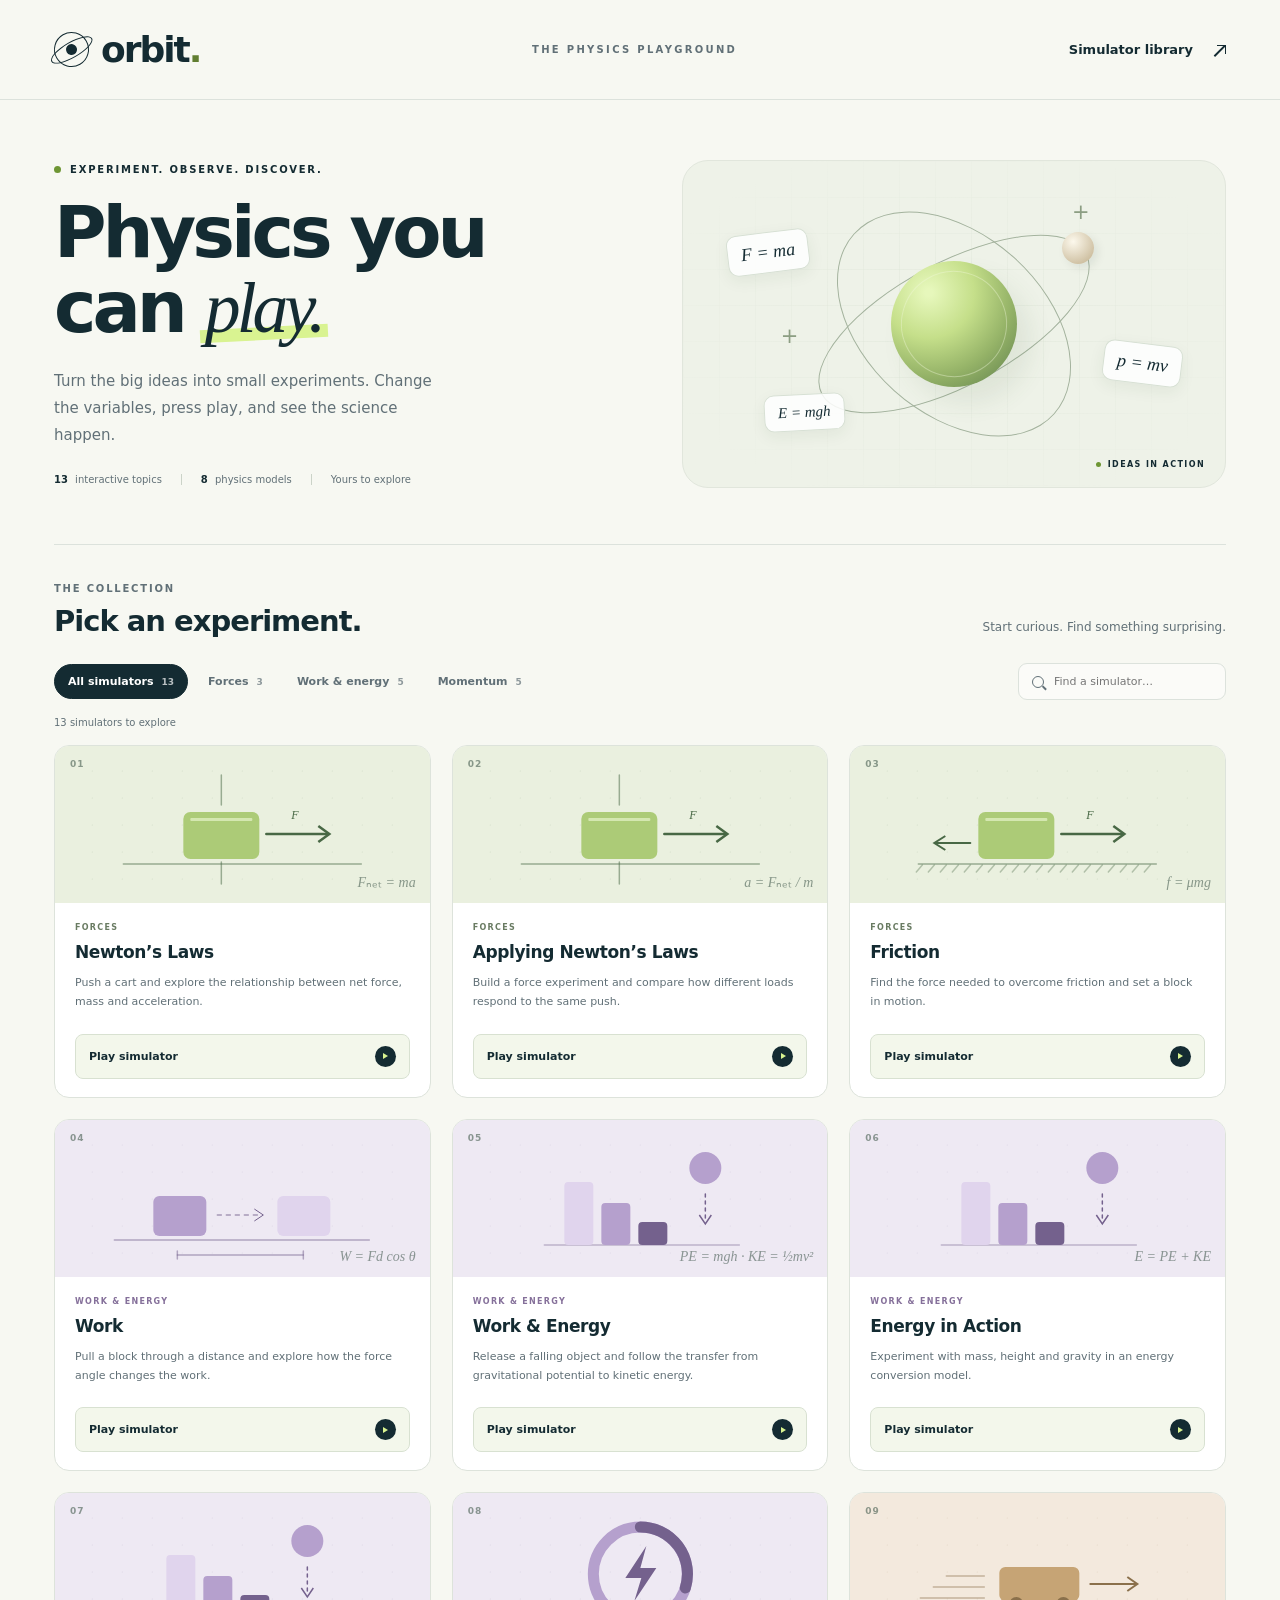
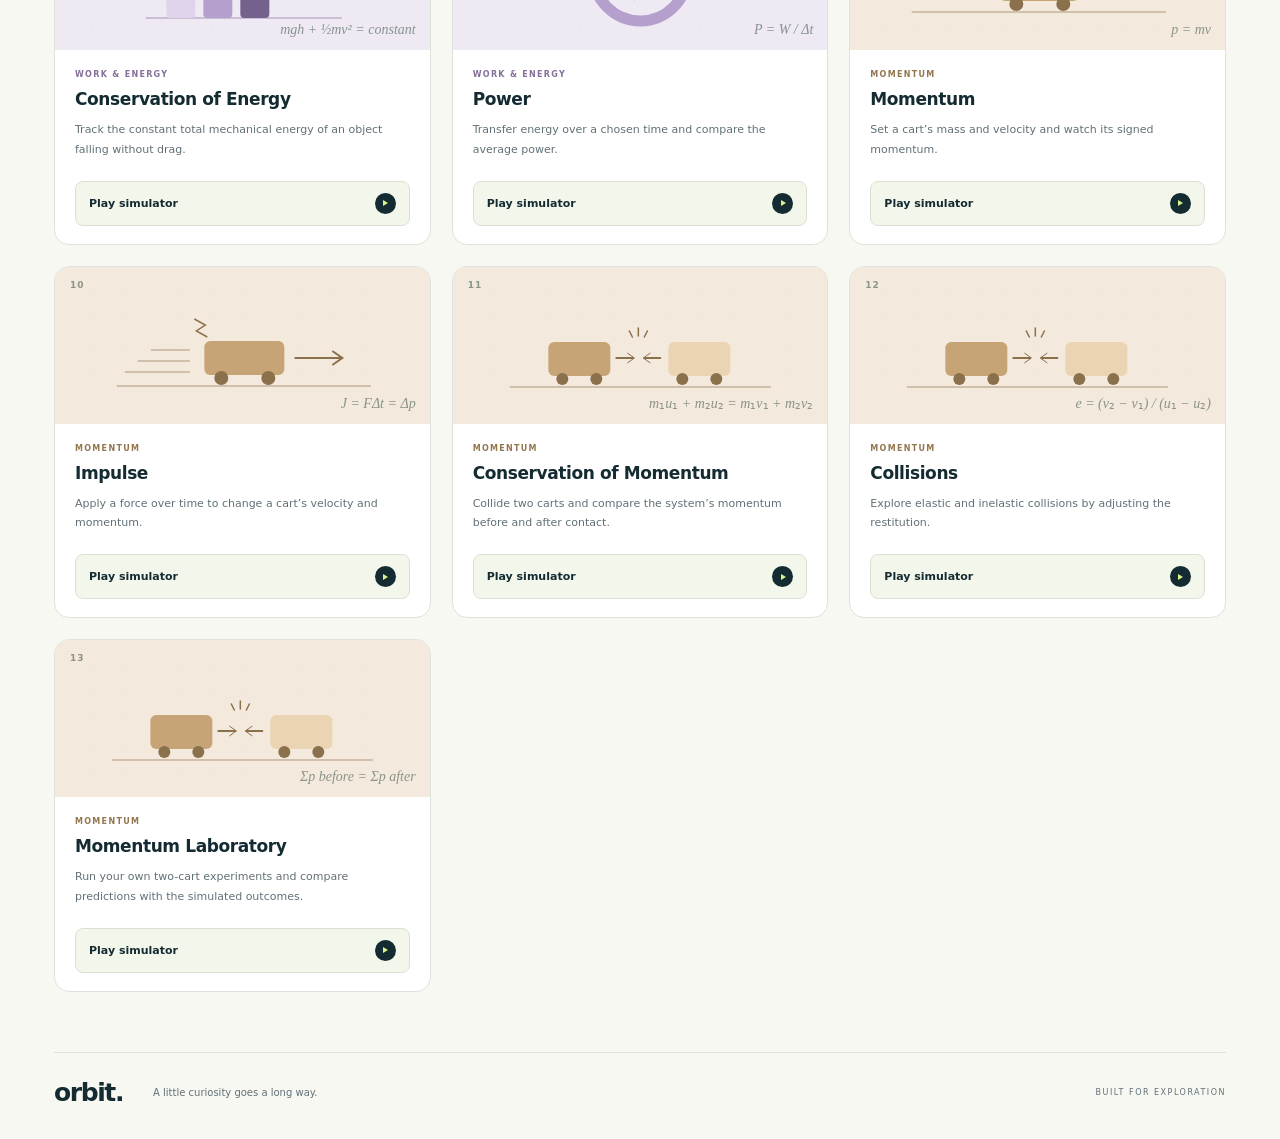
<file: simulators/index.html>
<!doctype html>
<html lang="en">
<head>
  <meta charset="utf-8">
  <meta name="viewport" content="width=device-width, initial-scale=1">
  <meta name="theme-color" content="#142b32">
  <meta name="description" content="Explore forces, energy and momentum with interactive physics simulators.">
  <title>Orbit — Physics Simulators</title>
  <style>
:root{color-scheme:light;--ink:#142b32;--muted:#617077;--mint:#d9f391;--mint-dark:#aecb65;--paper:#f7f8f2;--line:#dce2dc;--white:#fff;--violet:#e7dff5;--peach:#f3dfc6;font-family:Inter,ui-sans-serif,system-ui,-apple-system,BlinkMacSystemFont,"Segoe UI",sans-serif;font-synthesis:none}*{box-sizing:border-box}body{margin:0;background:var(--paper);color:var(--ink);-webkit-font-smoothing:antialiased}button,input,select{font:inherit}button,a,input,select{-webkit-tap-highlight-color:transparent}button,a{touch-action:manipulation}button{cursor:pointer}a{color:inherit;text-decoration:none}button:focus-visible,a:focus-visible,input:focus-visible,select:focus-visible{outline:3px solid #3e8257;outline-offset:4px}button:disabled{cursor:not-allowed;opacity:.5}[hidden]{display:none!important}.sr-only{position:absolute;width:1px;height:1px;padding:0;margin:-1px;overflow:hidden;clip:rect(0,0,0,0);white-space:nowrap;border:0}.skip-link{position:fixed;left:16px;top:-70px;padding:12px 18px;background:var(--mint);z-index:100;border-radius:8px}.skip-link:focus{top:12px}.site-header{height:100px;max-width:1400px;margin:auto;padding:0 54px;display:flex;align-items:center;justify-content:space-between;gap:24px;border-bottom:1px solid var(--line)}.brand{display:flex;align-items:center;gap:12px;font-size:36px;font-weight:800;letter-spacing:-2px}.brand-dot{color:#617e31}.brand-mark{width:35px;height:35px;position:relative;display:grid;place-items:center;border:1.5px solid var(--ink);border-radius:50%;transform:rotate(-30deg)}.brand-mark:before{content:"";position:absolute;width:45px;height:14px;border:1.5px solid var(--ink);border-radius:50%}.brand-mark span{width:11px;height:11px;border-radius:50%;background:var(--ink)}.header-caption{font-size:10px;font-weight:750;letter-spacing:2.3px;color:var(--muted)}.library-link{display:flex;align-items:center;gap:20px;font-size:13px;font-weight:650}.library-link span{font-size:23px;font-weight:400}.outgoing-arrow{width:13px;height:13px;position:relative;display:inline-block}.outgoing-arrow:before{content:"";position:absolute;top:2px;right:0;width:8px;height:8px;border-top:1.5px solid currentColor;border-right:1.5px solid currentColor}.outgoing-arrow:after{content:"";position:absolute;top:7px;right:-1px;width:15px;height:1.5px;background:currentColor;transform:rotate(-45deg)}main{max-width:1400px;margin:auto;padding:0 54px}.hero{min-height:444px;display:grid;grid-template-columns:1.1fr 1fr;gap:30px;align-items:center;padding:58px 0 55px}.eyebrow{font-size:10px;line-height:1.5;letter-spacing:1.8px;font-weight:750;display:flex;align-items:center;gap:9px;margin:0 0 18px}.live-dot{display:inline-block;width:7px;height:7px;flex-shrink:0;background:#6e9634;border-radius:50%}.hero h1{font-size:clamp(54px,5.6vw,78px);font-weight:650;letter-spacing:-4px;line-height:1.05;margin:0 0 22px}.hero h1>span{font-family:Georgia,serif;font-style:italic;font-weight:400;position:relative;z-index:0}.hero h1>span:after{position:absolute;content:"";height:13px;background:var(--mint);bottom:8px;left:-5px;right:-6px;z-index:-1;transform:rotate(-3deg)}.hero-copy>p{font-size:15px;line-height:1.8;color:var(--muted);max-width:390px;margin:0 0 25px}.hero-facts{display:flex;gap:19px;flex-wrap:wrap;font-size:10px;color:var(--muted)}.hero-facts span{padding-right:19px;border-right:1px solid #cbd3c8}.hero-facts span:last-child{border:0;padding-right:0}.hero-facts strong{font-weight:750;color:var(--ink);margin-right:4px}.hero-art{position:relative;height:328px;width:100%;overflow:hidden;border:1px solid #e1e6dc;border-radius:26px;background:#eef2e8}.art-grid{position:absolute;inset:0;background-image:linear-gradient(#dbe3d580 1px,transparent 1px),linear-gradient(90deg,#dbe3d580 1px,transparent 1px);background-size:36px 36px;mask-image:radial-gradient(ellipse,black,transparent 80%)}.art-orbit{position:absolute;border:1px solid #a4b39e;left:50%;top:50%;border-radius:50%}.orbit-one{width:300px;height:124px;transform:translate(-50%,-50%) rotate(-28deg)}.orbit-two{width:270px;height:180px;transform:translate(-50%,-50%) rotate(42deg)}.art-planet{position:absolute;width:126px;height:126px;border-radius:50%;top:50%;left:50%;transform:translate(-50%,-50%);background:radial-gradient(circle at 30% 25%,#e6f7bb 3%,#c5df8a 35%,#94b267 65%,#5a7b4a 100%);box-shadow:14px 16px 25px #496e4018;z-index:2}.art-planet:after{content:"";position:absolute;inset:10px;border:1px solid #eff7da66;border-radius:50%;transform:rotate(-30deg)}.art-small-planet{position:absolute;width:32px;height:32px;border-radius:50%;top:22%;left:70%;background:radial-gradient(circle at 35% 30%,#fcf8ec,#ccbd9e 80%);z-index:3;box-shadow:4px 4px 10px #11281e14}.floating-equation{position:absolute;background:#ffffffda;border:1px solid #d7e0d4;border-radius:10px;padding:9px 13px;font:italic 18px Georgia,serif;box-shadow:0 5px 16px #1c3f2110;z-index:4}.eq-one{left:8%;top:22%;transform:rotate(-7deg)}.eq-two{right:8%;top:56%;transform:rotate(7deg)}.eq-three{left:15%;bottom:17%;font-size:15px;transform:rotate(-3deg)}.art-label{position:absolute;bottom:18px;right:20px;display:flex;gap:7px;align-items:center;font-size:8px;letter-spacing:1.4px;font-weight:700}.art-label .live-dot{width:5px;height:5px}.art-cross{position:absolute;font-size:21px;font-weight:300;color:#8c9e83}.cross-one{left:18%;top:50%}.cross-two{right:25%;top:12%}.library-heading{border-top:1px solid var(--line);padding:36px 0 25px;display:flex;gap:20px;justify-content:space-between;align-items:flex-end}.library-heading .eyebrow{margin-bottom:8px;color:var(--muted)}h2{font-size:29px;letter-spacing:-1px;font-weight:650;margin:0}.library-heading>p{font-size:12px;color:var(--muted);margin:0 0 4px}.library-controls{display:flex;justify-content:space-between;gap:20px;align-items:center}.filter-group{display:flex;flex-wrap:wrap;gap:6px}.filter-button{border:1px solid transparent;background:transparent;padding:10px 13px;border-radius:100px;color:var(--muted);font-size:11px;font-weight:600;display:flex;align-items:center;gap:8px}.filter-button:hover{background:#e9eee3}.filter-button[aria-pressed=true]{background:var(--ink);color:white;border-color:var(--ink)}.filter-button .filter-count{font-size:9px;opacity:.7}.search-box{border:1px solid var(--line);border-radius:9px;display:flex;align-items:center;gap:10px;min-width:208px;background:#ffffff80;padding:0 13px}.search-box input{min-width:0;width:100%;background:transparent;border:0;outline:none;padding:11px 0;font-size:11px;color:var(--ink)}.search-box:focus-within{outline:2px solid #729646;outline-offset:2px}.search-icon{width:12px;height:12px;border:1.5px solid var(--muted);border-radius:50%;position:relative;flex-shrink:0}.search-icon:after{content:"";width:5px;height:1.5px;background:var(--muted);position:absolute;right:-4px;bottom:-2px;transform:rotate(45deg)}.result-count{font-size:10px;color:var(--muted);margin:17px 0}.simulator-grid{display:grid;grid-template-columns:repeat(3,minmax(0,1fr));gap:21px;padding-bottom:60px}.simulator-card{background:var(--white);border:1px solid #dde3db;border-radius:15px;overflow:hidden;transition:transform .2s,border-color .2s,box-shadow .2s;display:flex;flex-direction:column;min-width:0}.simulator-card:hover{transform:translateY(-3px);border-color:#adbfa4;box-shadow:0 8px 22px #203e2c0b}.card-art{height:157px;position:relative;overflow:hidden;background:#eaf0df;display:flex;align-items:center;justify-content:center}.card-art.energy{background:#eee9f3}.card-art.momentum{background:#f3e9dd}.card-art svg{width:100%;height:100%;display:block}.card-number{position:absolute;left:15px;top:13px;font-size:9px;font-weight:600;letter-spacing:1px;color:#445b4f99}.art-symbol{position:absolute;right:14px;bottom:12px;font:italic 14px Georgia,serif;color:#304a3e88}.card-content{padding:20px 20px 18px;display:flex;flex-direction:column;flex:1}.card-category{font-size:8px;letter-spacing:1.3px;font-weight:750;text-transform:uppercase;color:#697b62;margin:0 0 9px}.simulator-card.energy .card-category{color:#85709a}.simulator-card.momentum .card-category{color:#93764e}.card-content h3{font-weight:650;font-size:17px;line-height:1.3;letter-spacing:-.4px;margin:0 0 10px}.card-summary{font-size:11px;line-height:1.75;color:var(--muted);margin:0 0 22px;flex:1}.play-card-button{width:100%;padding:11px 13px;display:flex;justify-content:space-between;align-items:center;border:1px solid #d8e1d1;border-radius:8px;background:#f3f7eb;color:var(--ink);font-size:11px;font-weight:700;transition:background .15s}.play-card-button:hover{background:var(--mint);border-color:#c6dd99}.play-glyph{display:grid;place-items:center;background:var(--ink);color:var(--mint);width:21px;height:21px;border-radius:50%;font-size:8px;padding-left:1px}.play-glyph:before{content:"";width:0;height:0;border-top:3px solid transparent;border-bottom:3px solid transparent;border-left:5px solid var(--mint)}.site-footer{width:calc(100% - 108px);max-width:1292px;margin:0 auto;padding:25px 0 32px;display:flex;align-items:center;gap:30px;border-top:1px solid var(--line);font-size:10px;color:var(--muted)}.footer-brand{font-size:25px;font-weight:750;letter-spacing:-1.4px;color:var(--ink)}.site-footer p{margin:0}.site-footer>span{margin-left:auto;font-size:8px;letter-spacing:1.5px}.empty-state{text-align:center;padding:55px 20px 75px;border:1px dashed #cad5c3;border-radius:14px;margin:0 0 50px}.empty-state>span{font-size:38px;color:#7c9766}.empty-state h3{font-size:21px;font-weight:650;margin:12px 0}.empty-state p{color:var(--muted);font-size:13px}.primary-button,.secondary-button{border:1px solid #d0dcc7;border-radius:9px;padding:12px 17px;background:var(--mint);font-size:12px;font-weight:650;color:var(--ink)}.secondary-button{background:#fff}.primary-button:hover,.secondary-button:hover{background:#e3f1cd}.player-view{padding:27px 0 55px}.player-topline{display:flex;align-items:center;justify-content:space-between;gap:16px;margin-bottom:36px}.back-button{border:0;background:transparent;padding:7px 0;display:flex;gap:10px;color:var(--muted);font-size:12px;align-items:center}.back-button span{font-size:22px}.player-badge{display:flex;align-items:center;gap:7px;font-size:8px;letter-spacing:1.2px;font-weight:650;color:var(--muted)}.player-badge .live-dot{width:5px;height:5px}.player-intro{display:flex;justify-content:space-between;align-items:center;gap:28px;margin-bottom:25px}.player-intro .eyebrow{color:#69884e;margin-bottom:10px}.player-intro h1{font-size:clamp(28px,3.6vw,43px);font-weight:650;letter-spacing:-1.6px;line-height:1.15;margin:0 0 13px}.player-intro h1:focus{outline:none}.player-intro>div>p:last-child{font-size:13px;line-height:1.7;color:var(--muted);margin:0;max-width:600px}.formula-card{flex-shrink:0;background:#eaf0df;border:1px solid #d6e2c7;min-width:195px;padding:17px 22px;border-radius:12px;text-align:center}.formula-card>span{font-size:8px;letter-spacing:1.7px;color:#64804c;font-weight:750}.formula-card>p#simulatorFormula{font:italic 23px Georgia,serif;margin:9px 0 0;color:var(--ink)}.experiment-tip{display:flex;align-items:center;gap:10px;background:#edf2e5;border:1px solid #e0e9d6;border-radius:9px;padding:13px 16px;margin-bottom:21px}.experiment-tip>span{color:#6c8e42;font-size:18px}.experiment-tip p{font-size:11px;line-height:1.65;color:#536548;margin:0}.simulator-player{min-width:0;scroll-margin-top:16px}.player-navigation{display:flex;align-items:center;justify-content:space-between;gap:12px;margin-top:26px}.player-navigation>span{font-size:10px;color:var(--muted)}.noscript{margin:20px;padding:25px;background:var(--mint);border-radius:12px}.simulator-player svg{max-width:100%}.simulator-player input,.simulator-player select{max-width:100%}@media(min-width:1440px){.site-footer{max-width:1292px}}@media(max-width:1000px){.site-header{padding:0 32px;height:86px}main{padding:0 32px}.site-footer{width:auto;margin:0 32px}.hero{gap:20px;min-height:400px;padding:43px 0}.hero h1{font-size:64px}.hero-art{height:300px}.header-caption{display:none}.hero-facts{gap:10px}.hero-facts span{padding-right:10px}.simulator-grid{gap:15px}.card-content{padding:17px}.card-content h3{font-size:16px}.filter-button{padding:10px}.library-controls{gap:12px}.search-box{min-width:180px;max-width:220px}.formula-card{min-width:165px;padding:15px}.formula-card>p#simulatorFormula{font-size:21px}}@media(max-width:760px){.hero{grid-template-columns:1fr 1fr;gap:12px}.hero h1{font-size:54px;letter-spacing:-3px}.hero-art{height:274px}.hero-copy>p{font-size:13px}.hero-facts{font-size:9px}.hero-facts span:last-child{display:none}.eyebrow{font-size:8px;letter-spacing:1.2px}.orbit-one{width:245px}.orbit-two{width:215px}.art-planet{width:104px;height:104px}.art-small-planet{width:25px;height:25px}.floating-equation{font-size:14px;padding:7px 9px}.eq-one{left:4%}.eq-two{right:4%}.eq-three{font-size:13px;left:8%}.simulator-grid{grid-template-columns:repeat(2,minmax(0,1fr))}.library-controls{align-items:flex-start;flex-direction:column}.search-box{width:100%;max-width:none}.library-heading>p{display:none}.player-intro{align-items:flex-start}.formula-card{min-width:145px}.formula-card>p#simulatorFormula{font-size:19px}.site-footer>span{display:none}}@media(max-width:540px){.site-header{padding:0 21px;height:76px}.brand{font-size:31px;gap:10px}.brand-mark{width:30px;height:30px}.brand-mark:before{width:39px;height:12px}.brand-mark span{width:9px;height:9px}.library-link{font-size:10px;gap:10px}.library-link span{font-size:19px}main{padding:0 21px}.hero{grid-template-columns:1fr;padding:34px 0;gap:29px}.hero h1{font-size:62px;line-height:1;letter-spacing:-3.7px}.hero h1 br{display:none}.hero h1>span{white-space:nowrap}.hero .eyebrow{font-size:8px;margin-bottom:18px}.hero-copy>p{font-size:13px;margin-bottom:19px;max-width:370px}.hero-facts{font-size:9px;gap:15px}.hero-facts span{padding-right:15px}.hero-facts span:last-child{display:block}.hero-art{height:215px;border-radius:17px}.art-planet{width:98px;height:98px}.orbit-one{width:255px;height:105px}.orbit-two{width:220px;height:150px}.eq-one{left:14%;top:17%}.eq-two{right:13%;top:57%}.eq-three{left:19%;bottom:11%}.art-label{font-size:6px;right:12px;bottom:13px}.art-cross{font-size:17px}.cross-one{left:14%}.cross-two{right:23%;top:10%}.library-heading{padding:27px 0 20px}h2{font-size:25px}.filter-group{gap:4px;width:100%;justify-content:space-between}.filter-button{font-size:9px;padding:9px 10px;gap:5px}.filter-button .filter-count{font-size:8px}.simulator-grid{gap:17px;grid-template-columns:1fr;padding-bottom:35px}.card-art{height:157px}.card-content{padding:20px}.card-content h3{font-size:19px}.card-summary{font-size:12px;margin-bottom:20px}.play-card-button{font-size:12px;padding:11px 14px}.result-count{margin:15px 0}.site-footer{margin:0 21px;padding:22px 0;gap:17px}.site-footer p{font-size:9px}.footer-brand{font-size:23px}.player-view{padding-top:18px}.player-topline{margin-bottom:22px}.player-badge{font-size:6px;letter-spacing:.7px}.back-button{font-size:10px;gap:7px}.player-intro{flex-direction:column;gap:18px;margin-bottom:17px}.player-intro h1{font-size:33px;letter-spacing:-1.2px}.player-intro>div>p:last-child{font-size:12px}.formula-card{width:100%;padding:13px;display:flex;justify-content:space-between;align-items:center;gap:10px;text-align:left}.formula-card>p#simulatorFormula{margin:0;font-size:21px}.formula-card>span{font-size:7px;letter-spacing:1.3px}.experiment-tip{padding:11px 12px;gap:9px}.experiment-tip p{font-size:10px}.player-navigation{gap:7px;flex-wrap:wrap}.player-navigation>span{order:3;width:100%;text-align:center;font-size:9px;margin-top:5px}.player-navigation button{font-size:10px;padding:11px 12px}.empty-state{padding:35px 12px 45px}.empty-state h3{font-size:19px}.empty-state p{font-size:11px}}@media(max-width:360px){main,.site-header{padding-left:16px;padding-right:16px}.site-footer{margin-left:16px;margin-right:16px}.hero h1{font-size:54px}.hero-facts{font-size:8px;gap:9px}.hero-facts span{padding-right:9px}.filter-button{padding:8px 7px;font-size:8px}.filter-button .filter-count{font-size:7px}.library-link{font-size:9px}.player-badge{font-size:5.5px}.player-navigation button{font-size:9px;padding:10px}.formula-card>p#simulatorFormula{font-size:19px}}@media(prefers-reduced-motion:reduce){*,*:before,*:after{scroll-behavior:auto!important;transition:none!important;animation:none!important}}

</style>
</head>
<body>
  <a class="skip-link" href="#mainContent">Skip to simulators</a>
  <div id="simulatorApp">
    <header class="site-header">
      <a class="brand" id="simulatorHome" href="#library" aria-label="Orbit simulator library">
        <span class="brand-mark" aria-hidden="true"><span></span></span>
        <span>orbit<span class="brand-dot">.</span></span>
      </a>
      <div class="header-caption">THE PHYSICS PLAYGROUND</div>
      <a class="library-link" id="simulatorLibrary" href="#library">Simulator library <span class="outgoing-arrow" aria-hidden="true"></span></a>
    </header>
    <main id="mainContent" tabindex="-1">
      <section id="simulatorGallery" aria-labelledby="galleryTitle">
        <div class="hero">
          <div class="hero-copy">
            <div class="eyebrow"><span class="live-dot" aria-hidden="true"></span> EXPERIMENT. OBSERVE. DISCOVER.</div>
            <h1 id="galleryTitle">Physics you<br>can <span>play.</span></h1>
            <p>Turn the big ideas into small experiments. Change the variables, press play, and see the science happen.</p>
            <div class="hero-facts"><span><strong>13</strong> interactive topics</span><span><strong>8</strong> physics models</span><span>Yours to explore</span></div>
          </div>
          <div class="hero-art" aria-hidden="true">
            <div class="art-grid"></div><span class="art-orbit orbit-one"></span><span class="art-orbit orbit-two"></span><span class="art-planet"></span><span class="art-small-planet"></span>
            <span class="floating-equation eq-one">F = ma</span><span class="floating-equation eq-two">p = mv</span><span class="floating-equation eq-three">E = mgh</span>
            <span class="art-label"><span class="live-dot"></span> IDEAS IN ACTION</span>
            <span class="art-cross cross-one">+</span><span class="art-cross cross-two">+</span>
          </div>
        </div>
        <div class="library-heading"><div><p class="eyebrow">THE COLLECTION</p><h2>Pick an experiment.</h2></div><p>Start curious. Find something surprising.</p></div>
        <div class="library-controls">
          <div id="simulatorFilters" class="filter-group" role="group" aria-label="Filter simulators by topic"></div>
          <label class="search-box"><span class="search-icon" aria-hidden="true"></span><span class="sr-only">Search simulators</span><input id="simulatorSearch" type="search" placeholder="Find a simulator…" autocomplete="off"></label>
        </div>
        <p id="simulatorCount" class="result-count" aria-live="polite"></p>
        <div id="simulatorGrid" class="simulator-grid"></div>
        <div id="simulatorEmpty" class="empty-state" hidden><span aria-hidden="true">⌕</span><h3>No simulators found</h3><p>Try another name or explore the whole collection.</p><button id="simulatorClearFilters" class="primary-button" type="button">Show all simulators</button></div>
      </section>
      <section id="simulatorView" class="player-view" aria-labelledby="simulatorTitle" hidden>
        <div class="player-topline"><button id="backToSimulators" class="back-button" type="button"><span aria-hidden="true">←</span> All simulators</button><span class="player-badge"><span class="live-dot" aria-hidden="true"></span> INTERACTIVE EXPERIMENT</span></div>
        <div class="player-intro"><div><p class="eyebrow" id="simulatorFamily"></p><h1 id="simulatorTitle" tabindex="-1"></h1><p id="simulatorDescription"></p></div><div class="formula-card"><span>THE BIG IDEA</span><p id="simulatorFormula"></p></div></div>
        <div class="experiment-tip"><span aria-hidden="true">✦</span><p id="simulatorGoal"></p></div>
        <div id="simulatorPlayer" class="simulator-player"></div>
        <nav class="player-navigation" aria-label="Browse simulators"><button id="previousSimulator" class="secondary-button" type="button">← Previous simulator</button><span id="simulatorPosition"></span><button id="nextSimulator" class="secondary-button" type="button">Next simulator →</button></nav>
      </section>
    </main>
    <footer class="site-footer"><a class="footer-brand" href="#library">orbit.</a><p>A little curiosity goes a long way.</p><span>BUILT FOR EXPLORATION</span></footer>
  </div>
  <noscript><p class="noscript">Please enable JavaScript to run the physics simulators.</p></noscript>
  <script>
(function (root) {
  'use strict';
  const catalog = [
    {id:'q3-newton-laws',title:"Newton’s Laws",quarter:3,family:'forces',experiment:'forces',summary:'Push a cart and explore the relationship between net force, mass and acceleration.',formula:'Fₙₑₜ = ma',goal:'Change the mass or force, then watch how the cart responds.'},
    {id:'q3-applying-newton',title:"Applying Newton’s Laws",quarter:3,family:'forces',experiment:'forces',summary:'Build a force experiment and compare how different loads respond to the same push.',formula:'a = Fₙₑₜ / m',goal:'Double the mass while keeping the net force fixed. Compare the result.'},
    {id:'q3-friction',title:'Friction',quarter:3,family:'forces',experiment:'friction',summary:'Find the force needed to overcome friction and set a block in motion.',formula:'f = μmg',goal:'Increase the applied force until it exceeds the friction limit. This model uses one coefficient for static and sliding friction.'},
    {id:'q3-work',title:'Work',quarter:3,family:'energy',experiment:'work',summary:'Pull a block through a distance and explore how the force angle changes the work.',formula:'W = Fd cos θ',goal:'Compare pulls at 0°, 90° and 180°. The traversal illustrates distance; it does not model the net force.'},
    {id:'q3-work-energy',title:'Work & Energy',quarter:3,family:'energy',experiment:'energy',summary:'Release a falling object and follow the transfer from gravitational potential to kinetic energy.',formula:'PE = mgh · KE = ½mv²',goal:'Watch potential energy become kinetic energy during a fall without air resistance.'},
    {id:'q4-energy-reinforcement',title:'Energy in Action',quarter:4,family:'energy',experiment:'energy',summary:'Experiment with mass, height and gravity in an energy conversion model.',formula:'E = PE + KE',goal:'Change the mass and compare the energy bars and landing speed.'},
    {id:'q4-energy-conservation',title:'Conservation of Energy',quarter:4,family:'energy',experiment:'energy',summary:'Track the constant total mechanical energy of an object falling without drag.',formula:'mgh + ½mv² = constant',goal:'Pause halfway through a fall and compare potential, kinetic and total energy.'},
    {id:'q4-power',title:'Power',quarter:4,family:'energy',experiment:'power',summary:'Transfer energy over a chosen time and compare the average power.',formula:'P = W / Δt',goal:'Keep the work fixed and halve the time. The model transfers energy at a constant rate.'},
    {id:'q4-momentum',title:'Momentum',quarter:4,family:'momentum',experiment:'momentum',summary:'Set a cart’s mass and velocity and watch its signed momentum.',formula:'p = mv',goal:'Reverse the velocity to reverse the direction of momentum.'},
    {id:'q4-impulse',title:'Impulse',quarter:4,family:'momentum',experiment:'impulse',summary:'Apply a force over time to change a cart’s velocity and momentum.',formula:'J = FΔt = Δp',goal:'Try a force opposite to the initial velocity and watch the cart slow down or reverse.'},
    {id:'q4-momentum-conservation',title:'Conservation of Momentum',quarter:4,family:'momentum',experiment:'collision',summary:'Collide two carts and compare the system’s momentum before and after contact.',formula:'m₁u₁ + m₂u₂ = m₁v₁ + m₂v₂',goal:'Change either cart’s mass. With no external impulse, total momentum is conserved.'},
    {id:'q4-collisions',title:'Collisions',quarter:4,family:'momentum',experiment:'collision',summary:'Explore elastic and inelastic collisions by adjusting the restitution.',formula:'e = (v₂ − v₁) / (u₁ − u₂)',goal:'Use e = 1 for an elastic collision or e = 0 for carts that stick together.'},
    {id:'q4-momentum-lab',title:'Momentum Laboratory',quarter:4,family:'momentum',experiment:'collision',summary:'Run your own two-cart experiments and compare predictions with the simulated outcomes.',formula:'Σp before = Σp after',goal:'Vary the masses and incoming velocities, then compare the momentum and energy readings.'}
  ];
  root.OrbitSimulatorCatalog = Object.freeze(catalog.map(record => Object.freeze(record)));
})(typeof window !== 'undefined' ? window : globalThis);

</script>
  <script>
/* Orbit simulator engine. Self contained: no requests, storage, or third-party scripts. */
(function (root) {
  'use strict';
  const TYPES = Object.freeze(['forces','friction','work','energy','power','momentum','impulse','collision']);
  const clamp = (n,a,b) => Math.max(a,Math.min(b,n));
  const number = (o,k) => typeof o[k] === 'number' && Number.isFinite(o[k]) && Math.abs(o[k]) <= 1e12 && (o[k] === 0 || Math.abs(o[k]) >= 1e-9);
  function check(o,keys,conditions) {
    if (!o || keys.some(k => !number(o,k))) return 'Enter finite numbers in every field. Extremely large or tiny values are not supported.';
    for (const pair of conditions || []) if (!pair[0]) return pair[1];
    return '';
  }
  const invalid = error => ({valid:false,error});
  const good = result => Object.values(result).some(v=>typeof v==='number'&&!Number.isFinite(v))?invalid('These values exceed the supported numerical range.'):Object.assign({valid:true},result);
  const physics = {
    forces(o) {
      const err=check(o,['mass','force'],[[o && o.mass>0,'Mass must be greater than zero.']]);
      if(err) return invalid(err);
      return good({mass:o.mass,force:o.force,netForce:o.force,acceleration:o.force/o.mass});
    },
    friction(o) {
      const err=check(o,['mass','force','mu'],[[o && o.mass>0,'Mass must be greater than zero.'],[o && o.mu>=0,'The friction coefficient cannot be negative.']]);
      if(err) return invalid(err);
      const limit=o.mu*o.mass*9.81,staticFriction=Math.abs(o.force)<=limit;
      const frictionForce=staticFriction ? -o.force : -Math.sign(o.force)*limit;
      const netForce=o.force+frictionForce;
      return good({mass:o.mass,force:o.force,frictionLimit:limit,frictionForce,netForce,acceleration:netForce/o.mass,staticFriction});
    },
    work(o) {
      const err=check(o,['force','distance','angle'],[[o && o.distance>=0,'Distance cannot be negative.']]);
      if(err) return invalid(err);
      const parallelForce=o.force*Math.cos(o.angle*Math.PI/180);
      return good({work:parallelForce*o.distance,parallelForce,distance:o.distance});
    },
    energy(o) {
      const err=check(o,['mass','height','gravity'],[[o && o.mass>0,'Mass must be greater than zero.'],[o && o.height>=0,'Height cannot be negative.'],[o && o.gravity>0,'Gravity must be greater than zero.']]);
      if(err) return invalid(err);
      return good({totalEnergy:o.mass*o.gravity*o.height,finalSpeed:Math.sqrt(2*o.gravity*o.height),fallTime:Math.sqrt(2*o.height/o.gravity)});
    },
    power(o) {
      const err=check(o,['work','time'],[[o && o.time>0,'Transfer time must be greater than zero.']]);
      if(err) return invalid(err);
      return good({power:o.work/o.time,work:o.work,time:o.time});
    },
    momentum(o) {
      const err=check(o,['mass','velocity'],[[o && o.mass>0,'Mass must be greater than zero.']]);
      if(err) return invalid(err);
      return good({momentum:o.mass*o.velocity,velocity:o.velocity});
    },
    impulse(o) {
      const err=check(o,['mass','velocity','force','time'],[[o && o.mass>0,'Mass must be greater than zero.'],[o && o.time>0,'Contact time must be greater than zero.']]);
      if(err) return invalid(err);
      const impulse=o.force*o.time,finalVelocity=o.velocity+impulse/o.mass;
      return good({impulse,initialMomentum:o.mass*o.velocity,finalMomentum:o.mass*finalVelocity,finalVelocity,acceleration:o.force/o.mass});
    },
    collision(o) {
      const err=check(o,['mass1','mass2','velocity1','velocity2','restitution'],[[o && o.mass1>0 && o.mass2>0,'Both masses must be greater than zero.'],[o && o.restitution>=0 && o.restitution<=1,'Restitution must be between 0 and 1.'],[o && o.velocity1>=o.velocity2,'Cart 1 must be catching cart 2: use v₁ ≥ v₂.']]);
      if(err) return invalid(err);
      const m1=o.mass1,m2=o.mass2,u1=o.velocity1,u2=o.velocity2,e=o.restitution,total=m1+m2;
      const finalVelocity1=((m1-e*m2)*u1+(1+e)*m2*u2)/total;
      const finalVelocity2=((m2-e*m1)*u2+(1+e)*m1*u1)/total;
      const initialMomentum=m1*u1+m2*u2,finalMomentum=m1*finalVelocity1+m2*finalVelocity2;
      const initialKineticEnergy=.5*m1*u1*u1+.5*m2*u2*u2,finalKineticEnergy=.5*m1*finalVelocity1*finalVelocity1+.5*m2*finalVelocity2*finalVelocity2;
      return good({finalVelocity1,finalVelocity2,initialMomentum,finalMomentum,initialKineticEnergy,finalKineticEnergy,energyLost:Math.max(0,initialKineticEnergy-finalKineticEnergy),collisionTime:u1>u2?1.5:null});
    }
  };
  physics.duration=function(type,o){
    const r=physics[type]&&physics[type](o); if(!r || !r.valid) return 0;
    if(type==='energy') return r.fallTime || 1;
    if(type==='power'||type==='impulse') return o.time;
    return 6;
  };
  physics.sample=function(type,o,time){
    const r=physics[type]&&physics[type](o); if(!r || !r.valid) return r || invalid('Unknown simulator.');
    const duration=physics.duration(type,o),t=clamp(Number.isFinite(time)?time:0,0,duration),fraction=duration?t/duration:0;
    const s=Object.assign({},r,{time:t,duration,fraction});
    if(type==='forces'||type==='friction'){s.position=.5*r.acceleration*t*t;s.velocity=r.acceleration*t;}
    if(type==='momentum'){s.position=o.velocity*t;s.velocity=o.velocity;}
    if(type==='impulse'){s.position=o.velocity*t+.5*r.acceleration*t*t;s.velocity=o.velocity+r.acceleration*t;s.momentum=o.mass*s.velocity;s.deliveredImpulse=o.force*t;}
    if(type==='work'){s.position=o.distance*fraction;s.accumulatedWork=r.work*fraction;}
    if(type==='energy'){
      s.fallen=Math.min(o.height,.5*o.gravity*t*t);s.height=Math.max(0,o.height-s.fallen);
      s.velocity=Math.sqrt(2*o.gravity*s.fallen);s.potentialEnergy=o.mass*o.gravity*s.height;s.kineticEnergy=o.mass*o.gravity*s.fallen;
    }
    if(type==='power'){s.transferredWork=o.work*fraction;s.energyFraction=o.work===0?0:fraction;}
    if(type==='collision'){
      if(r.collisionTime===null){s.position1=o.velocity1*t-1;s.position2=o.velocity2*t+1;s.velocity1=o.velocity1;s.velocity2=o.velocity2;s.collided=false;}
      else{const before=t<r.collisionTime;s.collided=!before;s.velocity1=before?o.velocity1:r.finalVelocity1;s.velocity2=before?o.velocity2:r.finalVelocity2;s.position1=s.velocity1*(t-r.collisionTime);s.position2=s.velocity2*(t-r.collisionTime);}
      s.momentum1=o.mass1*s.velocity1;s.momentum2=o.mass2*s.velocity2;
    }
    return s;
  };
  Object.freeze(physics);
  if(typeof module==='object'&&module.exports) module.exports=physics;
  if(!root) return;
  root.OrbitCoursePhysics=physics;
  if(!root.document) return;

  const configs={
    forces:{title:'Force and acceleration',formula:'Fₙₑₜ = ma',note:'An ideal cart starts at rest on a frictionless track. A signed force changes its velocity.',fields:[['mass','Mass','kg',2,.01,100,0.1],['force','Net force','N',6,-200,200,1]]},
    friction:{title:'Friction track',formula:'Fₙₑₜ = F + f;  |f| ≤ μmg',note:'The cart starts at rest. This simplified model uses the same coefficient for limiting static and kinetic friction.',fields:[['mass','Mass','kg',3,.01,100,.1],['force','Applied force','N',15,-200,200,1],['mu','Friction coefficient','',.3,0,2,.01]]},
    work:{title:'Work by a force',formula:'W = Fd cos θ',note:'The cart traverses the selected distance in an illustrative six seconds. The animation shows work accumulating, not a prediction of acceleration.',fields:[['force','Force','N',20,-200,200,1],['distance','Distance','m',8,0,100,.1],['angle','Force angle','°',30,-180,180,1]]},
    energy:{title:'Potential to kinetic energy',formula:'E = mgh + ½mv²',note:'A block falls from rest without air resistance. Its potential energy becomes kinetic energy; the total stays constant.',fields:[['mass','Mass','kg',2,.01,100,.1],['height','Starting height','m',8,0,100,.1],['gravity','Gravitational field','m/s²',9.81,.01,100,.01]]},
    power:{title:'Energy transfer and power',formula:'P = W / Δt',note:'A constant rate of work transfers energy. Positive work adds energy; negative work removes it.',fields:[['work','Work transferred','J',600,-10000,10000,10],['time','Transfer time','s',6,.1,60,.1]]},
    momentum:{title:'Momentum on a track',formula:'p = mv',note:'An ideal cart keeps a constant velocity. A negative value points left. Momentum has the same direction as velocity.',fields:[['mass','Mass','kg',3,.01,100,.1],['velocity','Velocity','m/s',4,-30,30,.1]]},
    impulse:{title:'Impulse and momentum change',formula:'J = FΔt = Δp',note:'A constant signed force acts for the selected contact time. Watch the cart speed up, slow down, or reverse direction.',fields:[['mass','Mass','kg',2,.01,100,.1],['velocity','Initial velocity','m/s',-3,-30,30,.1],['force','Force','N',4,-100,100,.1],['time','Contact time','s',4,.1,30,.1]]},
    collision:{title:'Collision laboratory',formula:'m₁u₁ + m₂u₂ = m₁v₁ + m₂v₂',note:'Cart 1 starts behind cart 2. Restitution e = 1 is elastic; e = 0 makes the carts move together. External forces are neglected.',fields:[['mass1','Cart 1 mass','kg',2,.01,100,.1],['mass2','Cart 2 mass','kg',2,.01,100,.1],['velocity1','Cart 1 initial velocity','m/s',4,-30,30,.1],['velocity2','Cart 2 initial velocity','m/s',0,-30,30,.1],['restitution','Restitution e','',1,0,1,.05]]}
  };
  const f=n=>{if(!Number.isFinite(n))return '—';if(Math.abs(n)<1e-9)return '0';if(Math.abs(n)>=1e5||Math.abs(n)<.001)return n.toExponential(2);return Number(n.toFixed(3)).toLocaleString('en-US');};
  const esc=s=>String(s).replace(/[&<>"']/g,c=>({'&':'&amp;','<':'&lt;','>':'&gt;','"':'&quot;',"'":'&#39;'}[c]));
  const NS='http://www.w3.org/2000/svg';
  function svgNode(name,attrs,content){const n=document.createElementNS(NS,name);for(const k of Object.keys(attrs||{}))n.setAttribute(k,String(attrs[k]));if(content!==undefined)n.textContent=content;return n;}
  function mount(host,type){
    if(!host||!configs[type])throw new Error('Choose a supported simulator.');
    const c=configs[type];let inputs=Object.fromEntries(c.fields.map(a=>[a[0],a[3]])),elapsed=0,running=false,raf=0,last=0,rate=1,destroyed=false,trials=[];
    function element(tag,attrs,children){const n=document.createElement(tag);for(const [k,v]of Object.entries(attrs||{})){if(k==='class')n.className=v;else if(k==='text')n.textContent=v;else n.setAttribute(k,String(v));}for(const child of children||[]){if(child!==null&&child!==undefined)n.appendChild(typeof child==='string'?document.createTextNode(child):child);}return n;}
    const style=element('style',{text:".orbit-experiment{color:var(--ink,#17283a);font-family:inherit}.orbit-experiment *{box-sizing:border-box}.orbit-experiment .exp-top{padding:18px 20px;background:var(--soft,#eef4f3);border-radius:18px;margin-bottom:16px}.orbit-experiment .exp-formula{font-size:22px;font-weight:750;letter-spacing:-.02em}.orbit-experiment .exp-note{font-size:13px;line-height:1.6;margin:8px 0 0;color:var(--muted,#536673)}.orbit-experiment .exp-layout{display:grid;grid-template-columns:minmax(200px,260px) minmax(0,1fr);gap:20px;align-items:start}.orbit-experiment .exp-fields{display:grid;gap:13px}.orbit-experiment .exp-field{display:grid;gap:6px;font-size:12px;font-weight:650}.orbit-experiment .exp-input-wrap{display:flex;align-items:center;background:var(--surface,#fff);border:1px solid var(--line,#d3dedc);border-radius:10px;overflow:hidden}.orbit-experiment input[type=number]{min-width:0;width:100%;border:0;padding:11px 12px;background:transparent;color:inherit;font:inherit;font-size:15px;outline-offset:-3px}.orbit-experiment .exp-unit{padding:0 12px 0 3px;color:var(--muted,#536673);font-size:12px;white-space:nowrap}.orbit-experiment .exp-stage{min-width:0;border:1px solid var(--line,#d3dedc);border-radius:18px;overflow:hidden;background:#f5f9f8}.orbit-experiment svg{display:block;width:100%;height:auto;max-height:380px}.orbit-experiment .exp-readout{padding:13px 16px;border-top:1px solid #dce6e4;display:block;font-size:13px;font-variant-numeric:tabular-nums;line-height:1.7;min-height:62px}.orbit-experiment .exp-controls{display:flex;flex-wrap:wrap;align-items:center;gap:9px;margin-top:17px}.orbit-experiment button,.orbit-experiment select{font:inherit;border-radius:10px;padding:10px 14px;background:var(--surface,#fff);border:1px solid var(--line,#cbd8d5);color:inherit;cursor:pointer}.orbit-experiment button:focus-visible,.orbit-experiment select:focus-visible,.orbit-experiment input:focus-visible{outline:3px solid #35a985;outline-offset:3px}.orbit-experiment #coursePlaySimulation{background:#163c35;color:white;border-color:#163c35;font-weight:700;min-width:132px}.orbit-experiment button:disabled{opacity:.45;cursor:not-allowed}.orbit-experiment .exp-speed{margin-left:auto;font-size:12px;display:flex;gap:7px;align-items:center}.orbit-experiment select{padding:9px 8px}.orbit-experiment .exp-timeline{display:flex;align-items:center;gap:13px;margin:15px 0}.orbit-experiment input[type=range]{width:100%;min-width:0;accent-color:#1b7861}.orbit-experiment #courseSimulationTime{white-space:nowrap;font-size:12px;color:var(--muted,#536673);min-width:94px;text-align:right}.orbit-experiment .exp-error{color:#b42832;margin:12px 0;font-size:13px;min-height:20px}.orbit-experiment .exp-results{display:grid;grid-template-columns:repeat(auto-fit,minmax(135px,1fr));gap:9px;margin-top:16px}.orbit-experiment .exp-result{background:var(--soft,#eef4f3);border-radius:12px;padding:13px}.orbit-experiment .exp-result small{display:block;font-size:11px;color:var(--muted,#536673);margin-bottom:6px}.orbit-experiment .exp-result strong{font-size:17px;font-variant-numeric:tabular-nums}.orbit-experiment .exp-trials{margin-top:24px;padding-top:20px;border-top:1px solid var(--line,#d3dedc)}.orbit-experiment .exp-trial-actions{display:flex;flex-wrap:wrap;gap:8px;margin-bottom:12px}.orbit-experiment .exp-table-wrap{overflow-x:auto}.orbit-experiment table{width:100%;border-collapse:collapse;font-size:12px;white-space:nowrap}.orbit-experiment th,.orbit-experiment td{text-align:left;padding:10px 8px;border-bottom:1px solid var(--line,#d3dedc)}.orbit-experiment textarea{width:100%;height:95px;margin-top:12px;font:12px monospace;background:white;border:1px solid #cbd8d5;border-radius:10px;padding:10px;color:#17283a}.orbit-experiment .exp-status{font-size:12px;color:var(--muted,#536673);line-height:1.5}.orbit-experiment .exp-svg-label{font:12px system-ui,sans-serif;fill:#536673}.orbit-experiment .exp-svg-heading{font:600 14px system-ui,sans-serif;fill:#203c3a}@media(max-width:700px){.orbit-experiment .exp-layout{grid-template-columns:1fr}.orbit-experiment .exp-fields{grid-template-columns:repeat(2,minmax(0,1fr));gap:10px}.orbit-experiment .exp-top{padding:15px}.orbit-experiment .exp-formula{font-size:19px}.orbit-experiment .exp-stage svg{min-height:180px}.orbit-experiment .exp-speed{margin-left:0}.orbit-experiment .exp-controls{gap:8px}.orbit-experiment button{padding:10px 12px}.orbit-experiment .exp-readout{padding:10px 12px}}@media(prefers-reduced-motion:reduce){.orbit-experiment *{scroll-behavior:auto}}"});
    const fields=element('div',{class:'exp-fields'});
    for(const a of c.fields){fields.appendChild(element('label',{class:'exp-field',for:'courseInput-'+a[0]},[a[1],element('span',{class:'exp-input-wrap'},[element('input',{type:'number',id:'courseInput-'+a[0],'data-input':a[0],value:a[3],min:a[4],max:a[5],step:a[6],inputmode:'decimal'}),element('span',{class:'exp-unit',text:a[2]})])]));}
    const svg=svgNode('svg',{id:'courseSimulationScene',viewBox:'0 0 640 300',role:'img','aria-label':'Animated '+c.title.toLowerCase()});
    const section=element('section',{class:'orbit-experiment','aria-label':c.title},[
      style,
      element('div',{class:'exp-top'},[element('div',{class:'exp-formula',text:c.formula}),element('p',{class:'exp-note',text:c.note})]),
      element('div',{class:'exp-layout'},[fields,element('div',{class:'exp-stage'},[svg,element('output',{id:'courseSimulationMeasurements',class:'exp-readout','aria-live':'off'})])]),
      element('div',{class:'exp-controls'},[element('button',{id:'coursePlaySimulation',type:'button','aria-pressed':'false',text:'Play simulator'}),element('button',{id:'courseResetSimulation',type:'button',text:'Reset'}),element('label',{class:'exp-speed',for:'courseSimulationRate'},['Speed ',element('select',{id:'courseSimulationRate'},[element('option',{value:'.25',text:'0.25×'}),element('option',{value:'.5',text:'0.5×'}),element('option',{value:'1',selected:'',text:'1×'}),element('option',{value:'2',text:'2×'})])])]),
      element('div',{class:'exp-timeline'},[element('label',{for:'courseSimulationProgress',style:'font-size:12px',text:'Timeline'}),element('input',{id:'courseSimulationProgress',type:'range',min:'0',max:'1000',value:'0',step:'1','aria-label':'Simulation timeline'}),element('output',{id:'courseSimulationTime',text:'0 / 6 s'})]),
      element('div',{class:'exp-error',role:'status',id:'courseSimulationError'}),element('div',{class:'exp-results',id:'courseSimulationResults'})
    ]);
    if(type==='collision'){
      const header=element('tr');for(const name of ['Trial','m₁ (kg)','m₂ (kg)','u₁ (m/s)','u₂ (m/s)','e','p before (kg·m/s)','p after (kg·m/s)'])header.appendChild(element('th',{text:name}));
      section.appendChild(element('section',{class:'exp-trials','aria-label':'Recorded collision trials'},[
        element('div',{class:'exp-trial-actions'},[element('button',{id:'courseRecordTrial',type:'button',text:'Record trial'}),element('button',{id:'courseExportTrials',type:'button',disabled:'',text:'Export CSV'}),element('button',{id:'courseClearTrials',type:'button',disabled:'',text:'Clear trials'})]),
        element('p',{class:'exp-status',id:'courseTrialStatus',text:'Record up to 20 parameter sets to compare momentum before and after.'}),
        element('div',{class:'exp-table-wrap'},[element('table',{id:'courseTrialTable'},[element('thead',{},[header]),element('tbody')])]),
        element('textarea',{id:'courseTrialCSV',readonly:'',hidden:'','aria-label':'Recorded trials as CSV'})
      ]));
    }
    host.replaceChildren(section);
    const q=s=>host.querySelector(s),scene=q('#courseSimulationScene'),readout=q('#courseSimulationMeasurements'),playButton=q('#coursePlaySimulation'),progress=q('#courseSimulationProgress'),clock=q('#courseSimulationTime'),error=q('#courseSimulationError'),results=q('#courseSimulationResults');
    function getResult(){return physics[type](inputs);}
    function drawText(x,y,text,size,fill,anchor){scene.appendChild(svgNode('text',{x,y,'font-family':'system-ui,sans-serif','font-size':size||13,fill:fill||'#536673','text-anchor':anchor||'start'},text));}
    function line(x1,y1,x2,y2,stroke,width){scene.appendChild(svgNode('line',{x1,y1,x2,y2,stroke:stroke||'#b4c9c2','stroke-width':width||2,'stroke-linecap':'round'}));}
    function rect(x,y,w,h,fill,r){scene.appendChild(svgNode('rect',{x,y,width:Math.max(0,w),height:Math.max(0,h),rx:r===undefined?8:r,fill}));}
    function circle(cx,cy,r,fill){scene.appendChild(svgNode('circle',{cx,cy,r,fill}));}
    function arrow(x,y,amount,color,label){const length=clamp(amount,-110,110);if(Math.abs(length)<.01)return;const end=x+length;line(x,y,end,y,color,4);const dir=Math.sign(length);scene.appendChild(svgNode('path',{d:`M${end-dir*9},${y-6}L${end},${y}L${end-dir*9},${y+6}`,fill:'none',stroke:color,'stroke-width':3,'stroke-linecap':'round','stroke-linejoin':'round'}));if(label)drawText((x+end)/2,y-13,label,12,color,'middle');}
    function cart(x,y,color,label){rect(x-25,y-40,50,32,color,8);circle(x-15,y-5,7,'#263f3c');circle(x+15,y-5,7,'#263f3c');drawText(x,y-19,label,13,'#ffffff','middle');}
    function track(){rect(0,0,640,300,'#f5f9f8',0);for(let x=40;x<=600;x+=56)line(x,224,x,230,'#d0ded9',1);line(28,220,612,220,'#b4c9c2',3);drawText(30,267,'← negative direction',12);drawText(610,267,'positive direction →',12,undefined,'end');}
    function positionExtent(){const d=physics.duration(type,inputs);let low=0,high=0;for(let j=0;j<=40;j++){const s=physics.sample(type,inputs,d*j/40);const vals=type==='collision'?[s.position1,s.position2]:[s.position];for(const v of vals)if(Number.isFinite(v)){low=Math.min(low,v);high=Math.max(high,v);}}if(high-low<.1){low-=1;high+=1;}return {low,high};}
    function draw(s){
      scene.replaceChildren();if(!s.valid){track();drawText(320,135,'Adjust the fields to start',20,'#536673','middle');readout.textContent='The simulation is paused until all values are valid.';return;}
      if(type==='energy'){
        rect(0,0,640,300,'#f5f9f8',0);line(35,250,605,250,'#b4c9c2',3);const ground=250,travel=180,y=ground-40-(inputs.height>0?s.height/inputs.height*travel:0);rect(110,y,46,40,'#247b65',8);line(133,y+40,133,250,'#d4e5df',1);drawText(133,y-13,f(s.height)+' m',14,'#247b65','middle');drawText(134,280,'Falling block',12,undefined,'middle');
        const total=s.totalEnergy,scale=total>0?160/total:0;rect(305,70,60,180,'#e2ebe7',6);rect(405,70,60,180,'#e2ebe7',6);rect(505,70,60,180,'#e2ebe7',6);rect(305,250-s.potentialEnergy*scale,60,s.potentialEnergy*scale,'#4f7ea0',5);rect(405,250-s.kineticEnergy*scale,60,s.kineticEnergy*scale,'#e7ac5c',5);rect(505,250-total*scale,60,total*scale,'#247b65',5);drawText(335,275,'Potential',12,undefined,'middle');drawText(435,275,'Kinetic',12,undefined,'middle');drawText(535,275,'Total',12,undefined,'middle');drawText(335,53,f(s.potentialEnergy)+' J',13,'#4f7ea0','middle');drawText(435,53,f(s.kineticEnergy)+' J',13,'#af7228','middle');drawText(535,53,f(total)+' J',13,'#247b65','middle');readout.textContent=`Height ${f(s.height)} m · Speed ${f(s.velocity)} m/s · Potential ${f(s.potentialEnergy)} J + kinetic ${f(s.kineticEnergy)} J = ${f(total)} J`;
      }else if(type==='power'){
        rect(0,0,640,300,'#f5f9f8',0);drawText(320,58,inputs.work<0?'Energy removed':inputs.work>0?'Energy supplied':'No energy transferred',18,'#203c3a','middle');rect(80,105,480,65,'#e2ebe7',13);const fraction=inputs.work<0?1-s.energyFraction:s.energyFraction;const fill=inputs.work===0?0:480*fraction;rect(80,105,fill,65,inputs.work<0?'#d89379':'#51a58a',13);drawText(320,145,Math.round(s.energyFraction*100)+'% transferred',17,'#203c3a','middle');drawText(320,216,f(s.power)+' watts',26,'#247b65','middle');drawText(320,249,'Constant transfer rate',13,undefined,'middle');readout.textContent=`Time ${f(s.time)} s · Work transferred ${f(s.transferredWork)} J · Power ${f(s.power)} W`;
      }else{
        track();const extent=positionExtent(),xpos=v=>80+(v-extent.low)/(extent.high-extent.low)*480;
        if(type==='collision'){
          const x1=clamp(xpos(s.position1)-25,40,546),x2=clamp(xpos(s.position2)+25,94,600);cart(x1,220,'#247b65','1');cart(x2,220,'#bd795d','2');arrow(clamp(x1,140,500),140,Math.sign(s.velocity1)*Math.min(100,Math.abs(s.velocity1)*12),'#247b65','v₁ '+f(s.velocity1));arrow(clamp(x2,140,500),90,Math.sign(s.velocity2)*Math.min(100,Math.abs(s.velocity2)*12),'#bd795d','v₂ '+f(s.velocity2));drawText(320,36,s.collisionTime===null?'Equal speeds · no collision':s.collided?(inputs.restitution===0?'Moving together':'After collision'):'Approaching contact',15,'#203c3a','middle');readout.textContent=`v₁ ${f(s.velocity1)} m/s · v₂ ${f(s.velocity2)} m/s · Total momentum ${f(s.momentum1+s.momentum2)} kg·m/s`;
        }else{
          const x=clamp(xpos(s.position),70,570);cart(x,220,'#247b65',type==='work'?'W':'m');line(xpos(0),227,xpos(0),240,'#668f82',2);drawText(xpos(0),255,'0',11,'#668f82','middle');
          if(type==='work'){const px=clamp(inputs.force*Math.cos(inputs.angle*Math.PI/180)*2,-110,110),py=clamp(-inputs.force*Math.sin(inputs.angle*Math.PI/180)*2,-65,65),startX=clamp(x,125,515),startY=155;line(startX,startY,startX+px,startY+py,'#bd795d',4);const angle=Math.atan2(py,px);if(Math.hypot(px,py)>.01){line(startX+px,startY+py,startX+px-10*Math.cos(angle-.5),startY+py-10*Math.sin(angle-.5),'#bd795d',3);line(startX+px,startY+py,startX+px-10*Math.cos(angle+.5),startY+py-10*Math.sin(angle+.5),'#bd795d',3);}drawText(320,42,'Illustrative traversal · work accumulates with distance',14,'#536673','middle');readout.textContent=`Distance ${f(s.position)} m · Work so far ${f(s.accumulatedWork)} J · Total work ${f(s.work)} J`;}
          else{
            const velocity=s.velocity||0;arrow(clamp(x,140,500),108,Math.sign(velocity)*Math.min(105,Math.abs(velocity)*10),'#247b65','v = '+f(velocity)+' m/s');
            if(type==='forces'||type==='friction'||type==='impulse')arrow(clamp(x,140,500),156,Math.sign(s.force===undefined?inputs.force:s.force)*Math.min(100,Math.abs(inputs.force)*3),'#bd795d','F = '+f(inputs.force)+' N');
            if(type==='friction')drawText(320,38,s.staticFriction?'Static friction balances the force':'Sliding · friction opposes motion',14,'#203c3a','middle');
            readout.textContent=type==='momentum'?`Position ${f(s.position)} m · Velocity ${f(velocity)} m/s · Momentum ${f(s.momentum)} kg·m/s`:type==='impulse'?`Position ${f(s.position)} m · Velocity ${f(velocity)} m/s · Impulse so far ${f(s.deliveredImpulse)} N·s · Momentum ${f(s.momentum)} kg·m/s`:`Position ${f(s.position)} m · Velocity ${f(velocity)} m/s · Acceleration ${f(s.acceleration)} m/s²`;
          }
        }
        drawText(32,291,'Track fitted to the complete run; direction and measurements are physical.',10,'#72857e');
      }
    }
    function resultValues(r){if(!r.valid)return [];
      if(type==='forces')return [['Net force',r.netForce,'N'],['Acceleration',r.acceleration,'m/s²']];
      if(type==='friction')return [['Friction force',r.frictionForce,'N'],['Net force',r.netForce,'N'],['Acceleration',r.acceleration,'m/s²']];
      if(type==='work')return [['Parallel force',r.parallelForce,'N'],['Total work',r.work,'J']];
      if(type==='energy')return [['Total energy',r.totalEnergy,'J'],['Impact speed',r.finalSpeed,'m/s'],['Fall time',r.fallTime,'s']];
      if(type==='power')return [['Constant power',r.power,'W'],['Work transferred',r.work,'J']];
      if(type==='momentum')return [['Momentum',r.momentum,'kg·m/s'],['Velocity',r.velocity,'m/s']];
      if(type==='impulse')return [['Total impulse',r.impulse,'N·s'],['Final velocity',r.finalVelocity,'m/s'],['Final momentum',r.finalMomentum,'kg·m/s']];
      return [['Final cart 1 velocity',r.finalVelocity1,'m/s'],['Final cart 2 velocity',r.finalVelocity2,'m/s'],['Momentum before',r.initialMomentum,'kg·m/s'],['Momentum after',r.finalMomentum,'kg·m/s'],['Kinetic energy lost',r.energyLost,'J']];
    }
    function updateButtons(){playButton.textContent=running?'Pause':'Play simulator';playButton.setAttribute('aria-pressed',String(running));}
    function render(all){if(destroyed)return;const r=getResult(),d=physics.duration(type,inputs);elapsed=clamp(elapsed,0,d||0);const s=physics.sample(type,inputs,elapsed);draw(s);progress.value=d?String(elapsed/d*1000):'0';progress.disabled=!r.valid;clock.textContent=f(elapsed)+' / '+f(d)+' s';playButton.disabled=!r.valid;error.textContent=r.valid?'':r.error;if(all){results.replaceChildren();for(const [label,val,unit]of resultValues(r)){const el=document.createElement('div');el.className='exp-result';const sm=document.createElement('small');sm.textContent=label;const st=document.createElement('strong');st.textContent=f(val)+' '+unit;el.append(sm,st);results.appendChild(el);}if(type==='collision'){q('#courseRecordTrial').disabled=!r.valid||trials.length>=20;}}updateButtons();}
    function pause(){if(destroyed)return;running=false;if(raf)root.cancelAnimationFrame(raf);raf=0;last=0;updateButtons();}
    function frame(timestamp){if(!running||destroyed)return;if(last){elapsed+=Math.min(.1,(timestamp-last)/1000)*rate;}last=timestamp;const d=physics.duration(type,inputs);if(elapsed>=d){elapsed=d;pause();render(false);return;}render(false);raf=root.requestAnimationFrame(frame);}
    function play(){if(destroyed||!getResult().valid)return;if(elapsed>=physics.duration(type,inputs))elapsed=0;if(running)return;running=true;last=0;updateButtons();raf=root.requestAnimationFrame(frame);}
    function reset(){pause();elapsed=0;render(false);}
    function seek(seconds){pause();elapsed=clamp(Number(seconds)||0,0,physics.duration(type,inputs));render(false);}
    function refreshInputs(){pause();inputs=Object.fromEntries(c.fields.map(a=>{const input=q('[data-input="'+a[0]+'"]');return [a[0],input.value.trim()===''?NaN:Number(input.value)];}));elapsed=0;render(true);}
    host.querySelectorAll('[data-input]').forEach(el=>el.addEventListener('input',refreshInputs));
    playButton.addEventListener('click',()=>running?pause():play());q('#courseResetSimulation').addEventListener('click',reset);q('#courseSimulationRate').addEventListener('change',e=>{rate=Number(e.target.value)||1;last=0;});progress.addEventListener('input',()=>seek(Number(progress.value)/1000*physics.duration(type,inputs)));
    const hidden=()=>{if(document.hidden)pause();};document.addEventListener('visibilitychange',hidden);
    function csv(){return ['trial,mass1_kg,mass2_kg,initial_velocity1_mps,initial_velocity2_mps,restitution,initial_momentum_kgmps,final_momentum_kgmps',...trials.map((t,i)=>[i+1,t.inputs.mass1,t.inputs.mass2,t.inputs.velocity1,t.inputs.velocity2,t.inputs.restitution,t.result.initialMomentum,t.result.finalMomentum].join(','))].join('\n');}
    function drawTrials(){if(type!=='collision')return;const tbody=q('#courseTrialTable tbody');tbody.replaceChildren();for(let i=0;i<trials.length;i++){const t=trials[i],tr=document.createElement('tr');for(const value of [i+1,t.inputs.mass1,t.inputs.mass2,t.inputs.velocity1,t.inputs.velocity2,t.inputs.restitution,t.result.initialMomentum,t.result.finalMomentum]){const td=document.createElement('td');td.textContent=f(value);tr.appendChild(td);}tbody.appendChild(tr);}q('#courseExportTrials').disabled=!trials.length;q('#courseClearTrials').disabled=!trials.length;q('#courseRecordTrial').disabled=!getResult().valid||trials.length>=20;q('#courseTrialStatus').textContent=trials.length?trials.length+' of 20 trials recorded. Export CSV to keep this session.':'Record up to 20 parameter sets to compare momentum before and after.';q('#courseTrialCSV').hidden=true;}
    if(type==='collision'){
      q('#courseRecordTrial').addEventListener('click',()=>{const r=getResult();if(!r.valid||trials.length>=20)return;trials.push({inputs:{...inputs},result:{...r}});drawTrials();});
      q('#courseClearTrials').addEventListener('click',()=>{trials=[];drawTrials();});
      q('#courseExportTrials').addEventListener('click',()=>{if(!trials.length)return;const content=csv(),ta=q('#courseTrialCSV');ta.value=content;ta.hidden=false;q('#courseTrialStatus').textContent='CSV is shown below. Your browser may also download orbit-collision-trials.csv.';try{const url=URL.createObjectURL(new Blob([content],{type:'text/csv;charset=utf-8'})),a=document.createElement('a');a.href=url;a.download='orbit-collision-trials.csv';a.click();root.setTimeout(()=>URL.revokeObjectURL(url),1000);}catch(_){q('#courseTrialStatus').textContent='Copy the CSV below to save your recorded trials.';}});
    }
    render(true);
    return {play,pause,reset,seek,redraw:()=>render(true),inspect:()=>({type,inputs:{...inputs},valid:getResult().valid,result:getResult(),trials:trials.map(t=>({inputs:{...t.inputs},result:{...t.result}})),animation:{running,elapsed,duration:physics.duration(type,inputs),sample:physics.sample(type,inputs,elapsed)}}),destroy(){if(destroyed)return;pause();destroyed=true;document.removeEventListener('visibilitychange',hidden);host.replaceChildren();}};
  }
  root.OrbitCourseExperiments=Object.freeze({supported:TYPES,mount});
})(typeof window==='object'?window:null);

</script>
  <script>
(function (global) {
  'use strict';
  const categories = { forces: 'Forces', energy: 'Work & energy', momentum: 'Momentum' };
  const colors = { forces: ['#486845','#accb77','#d4e7b0'], energy: ['#74618d','#b5a0cd','#e0d4ed'], momentum: ['#8a704b','#c6a475','#ebd4b4'] };
  const NS = 'http://www.w3.org/2000/svg';
  function element(tag, attrs, text) { const el = document.createElement(tag); if (attrs) Object.keys(attrs).forEach(k => { if (k === 'class') el.className = attrs[k]; else el.setAttribute(k, attrs[k]); }); if (text !== undefined) el.textContent = text; return el; }
  function svgElement(tag, attrs, text) { const el = document.createElementNS(NS, tag); Object.keys(attrs || {}).forEach(k => el.setAttribute(k, attrs[k])); if (text !== undefined) el.textContent = text; return el; }
  function artwork(item, index) {
    const c = colors[item.family] || colors.forces;
    const art = element('div', { class: 'card-art ' + item.family, 'aria-hidden': 'true' });
    art.append(element('span', { class: 'card-number' }, String(index + 1).padStart(2, '0')));
    const svg = svgElement('svg', { viewBox: '0 0 360 157', focusable: 'false' });
    const add = (tag, attrs, text) => { const x = svgElement(tag, attrs, text); svg.append(x); return x; };
    for (let x = 30; x < 360; x += 30) for (let y = 25; y < 150; y += 27) add('circle', { cx:x, cy:y, r:.6, fill:c[0], opacity:.12 });
    const line = (x1,y1,x2,y2,extra) => add('line', Object.assign({x1,y1,x2,y2,stroke:c[0],'stroke-width':1.5,'stroke-linecap':'round'},extra));
    const rect = (x,y,w,h,fill,rx) => add('rect',{x,y,width:w,height:h,rx:rx||3,fill});
    if (item.experiment === 'forces' || item.experiment === 'friction') {
      line(61,118,299,118,{opacity:.5}); rect(121,66,76,47,c[1],7); rect(128,72,62,3,c[2],1);
      line(204,88,266,88,{'stroke-width':2.5}); add('path',{d:'M256 80 L267 88 L256 96',fill:'none',stroke:c[0],'stroke-width':2.5});
      add('text',{x:229,y:73,fill:c[0],'font-size':12,'font-family':'Georgia,serif','font-style':'italic'},'F');
      if (item.experiment === 'friction') {line(113,97,78,97,{'stroke-width':2}); add('path',{d:'M88 90 L77 97 L88 104',fill:'none',stroke:c[0],'stroke-width':2}); for(let x=65;x<300;x+=12)line(x,119,x-6,126,{opacity:.35});}
      else {line(159,59,159,29,{opacity:.5});line(159,116,159,138,{opacity:.5});}
    } else if (item.experiment === 'work') {
      line(52,120,307,120,{opacity:.5}); rect(91,76,53,40,c[1],6); rect(215,76,53,40,c[2],6); line(155,95,199,95,{'stroke-dasharray':'4 5',opacity:.6}); add('path',{d:'M192 89 L201 95 L192 101',fill:'none',stroke:c[0]}); line(115,135,241,135,{opacity:.5}); line(115,131,115,139,{opacity:.5});line(241,131,241,139,{opacity:.5});
    } else if (item.experiment === 'energy') {
      line(84,125,279,125,{opacity:.4}); rect(104,62,29,63,c[2],4); rect(141,83,29,42,c[1],4); rect(178,102,29,23,c[0],4); add('circle',{cx:245,cy:48,r:16,fill:c[1]});line(245,74,245,101,{'stroke-dasharray':'3 4'});add('path',{d:'M239 95 L245 104 L251 95',fill:'none',stroke:c[0],'stroke-width':1.5});
    } else if (item.experiment === 'power') {
      add('circle',{cx:180,cy:81,r:47,fill:'none',stroke:c[1],'stroke-width':11});add('path',{d:'M180 34 A47 47 0 0 1 225 95',fill:'none',stroke:c[0],'stroke-width':11,'stroke-linecap':'round'});add('path',{d:'M186 53 L165 85 H181 L174 108 L196 75 H180 Z',fill:c[0]});
    } else if (item.experiment === 'momentum' || item.experiment === 'impulse') {
      line(55,119,308,119,{opacity:.45});rect(142,74,80,34,c[1],6);add('circle',{cx:159,cy:111,r:7,fill:c[0]});add('circle',{cx:206,cy:111,r:7,fill:c[0]});for(let j=0;j<3;j++)line(89-j*13,83+j*11,127,83+j*11,{opacity:.45});line(233,91,279,91,{'stroke-width':2});add('path',{d:'M270 84 L280 91 L270 98',fill:'none',stroke:c[0],'stroke-width':2});
      if(item.experiment==='impulse')add('path',{d:'M132 52 L143 58 L134 64 L145 70',fill:'none',stroke:c[0],'stroke-width':1.5});
    } else {
      line(50,120,310,120,{opacity:.45});rect(88,75,62,34,c[1],6);rect(208,75,62,34,c[2],6);[102,136,222,256].forEach(cx=>add('circle',{cx,cy:112,r:6,fill:c[0]}));line(156,91,173,91,{'stroke-width':2});add('path',{d:'M167 86 L174 91 L167 96',fill:'none',stroke:c[0]});line(200,91,184,91,{'stroke-width':2});add('path',{d:'M190 86 L183 91 L190 96',fill:'none',stroke:c[0]});line(178,61,178,69);line(169,64,172,70);line(187,64,184,70);
    }
    art.append(svg, element('span', { class:'art-symbol' }, item.formula));
    return art;
  }
  function mount(root) {
    const doc = root && root.querySelector ? root : document;
    const byId = id => doc.querySelector('#' + id);
    const catalog = Array.from(global.OrbitSimulatorCatalog || []).filter(item => global.OrbitCourseExperiments && global.OrbitCourseExperiments.supported.includes(item.experiment));
    let family = 'all', search = '', selectedId = null, widget = null, view = 'gallery';
    let suppressHash = false;
    const grid = byId('simulatorGrid'), filterHost = byId('simulatorFilters');
    if (!grid || !filterHost) return null;
    function card(item, index) {
      const el = element('article', { class:'simulator-card ' + item.family, 'data-simulator':item.id });
      el.append(artwork(item, index));
      const content = element('div', { class:'card-content' });
      content.append(element('p', { class:'card-category' }, categories[item.family] || 'Physics'), element('h3', null, item.title), element('p', { class:'card-summary' }, item.summary));
      const play = element('button', { class:'play-card-button', type:'button', 'data-play-simulator':item.id, 'aria-label':'Play simulator: ' + item.title });
      play.append(element('span', null, 'Play simulator'), element('span', { class:'play-glyph', 'aria-hidden':'true' }));
      play.addEventListener('click', () => openSimulator(item.id, true)); content.append(play); el.append(content); return el;
    }
    function renderLibrary() {
      const needle = search.trim().toLowerCase();
      const shown = catalog.filter(item => (family === 'all' || item.family === family) && (!needle || [item.title,item.summary,categories[item.family]].join(' ').toLowerCase().includes(needle)));
      grid.replaceChildren(...shown.map(item => card(item,catalog.indexOf(item))));
      byId('simulatorEmpty').hidden = shown.length !== 0;
      byId('simulatorCount').textContent = shown.length + ' simulator' + (shown.length === 1 ? '' : 's') + (family === 'all' && !needle ? ' to explore' : ' found');
      filterHost.querySelectorAll('button').forEach(button => button.setAttribute('aria-pressed',String(button.dataset.simulatorFilter === family)));
    }
    ['all','forces','energy','momentum'].forEach(key => {
      const count = key === 'all' ? catalog.length : catalog.filter(item => item.family === key).length;
      const button = element('button', { type:'button', class:'filter-button', 'data-simulator-filter':key, 'aria-pressed':String(key === 'all') });
      button.append(element('span', null, key === 'all' ? 'All simulators' : categories[key]), element('span', { class:'filter-count' }, String(count)));
      button.addEventListener('click', () => { family = key; renderLibrary(); }); filterHost.append(button);
    });
    function stopWidget() { if (widget) { widget.destroy(); widget = null; } }
    function setHash(value) {
      if (global.location.hash === value) return;
      suppressHash = true;
      try { global.history.replaceState(null,'',value); suppressHash = false; }
      catch (_) { global.location.hash = value; }
    }
    function openSimulator(id, autoplay) {
      const item = catalog.find(x => x.id === id);
      if (!item) return showLibrary(false);
      stopWidget(); selectedId = id; view = 'player';
      byId('simulatorGallery').hidden = true; byId('simulatorView').hidden = false;
      byId('simulatorFamily').textContent = categories[item.family] || 'Physics'; byId('simulatorTitle').textContent = item.title; byId('simulatorDescription').textContent = item.summary; byId('simulatorFormula').textContent = item.formula; byId('simulatorGoal').textContent = item.goal;
      const index = catalog.indexOf(item); byId('simulatorPosition').textContent = String(index + 1) + ' of ' + catalog.length;
      byId('previousSimulator').disabled = index === 0; byId('nextSimulator').disabled = index === catalog.length - 1;
      widget = global.OrbitCourseExperiments.mount(byId('simulatorPlayer'),item.experiment);
      setHash('#simulator/' + encodeURIComponent(id));
      byId('simulatorTitle').focus({preventScroll:true});
      global.scrollTo({top:0,behavior:'instant'});
      if (autoplay && widget && typeof widget.play === 'function') widget.play();
      return widget;
    }
    function showLibrary(focus) {
      stopWidget(); view = 'gallery'; selectedId = null;
      byId('simulatorGallery').hidden = false; byId('simulatorView').hidden = true; setHash('#library');
      if (focus !== false) { byId('simulatorSearch').focus({preventScroll:true}); global.scrollTo({top:Math.max(0,byId('simulatorFilters').getBoundingClientRect().top + global.scrollY - 20),behavior:'instant'}); }
    }
    function route() {
      if (suppressHash) { suppressHash = false; return; }
      const match = global.location.hash.match(/^#(?:simulator|course|lesson)\/(.+)$/);
      let id = null;
      if (match) { try { id = decodeURIComponent(match[1]); } catch (_) {} }
      if (id && catalog.some(item => item.id === id)) openSimulator(id,false); else showLibrary(false);
    }
    byId('simulatorSearch').addEventListener('input',event => { search = event.target.value; renderLibrary(); });
    byId('simulatorClearFilters').addEventListener('click',() => { family='all';search='';byId('simulatorSearch').value='';renderLibrary();byId('simulatorSearch').focus(); });
    byId('backToSimulators').addEventListener('click',() => showLibrary(true));
    ['simulatorHome','simulatorLibrary'].forEach(id => byId(id).addEventListener('click',event => { event.preventDefault();showLibrary(false);global.scrollTo({top:0,behavior:'instant'}); }));
    const footerLink = doc.querySelector('.footer-brand'); if (footerLink) footerLink.addEventListener('click',event => {event.preventDefault();showLibrary(false);global.scrollTo({top:0,behavior:'instant'});});
    byId('previousSimulator').addEventListener('click',() => { const index=catalog.findIndex(item=>item.id===selectedId);if(index>0)openSimulator(catalog[index-1].id,false); });
    byId('nextSimulator').addEventListener('click',() => { const index=catalog.findIndex(item=>item.id===selectedId);if(index>=0&&index<catalog.length-1)openSimulator(catalog[index+1].id,false); });
    const pause = () => { if(widget)widget.pause(); };
    document.addEventListener('visibilitychange',() => { if(document.hidden)pause(); });global.addEventListener('pagehide',pause);global.addEventListener('hashchange',route);
    renderLibrary();route();
    return {openSimulator,showLibrary,pause,inspect:() => ({view,selectedId,family,search,simulatorCount:catalog.length,simulatorIds:catalog.map(item=>item.id),experiment:widget?widget.inspect():null})};
  }
  global.OrbitSimulatorApp = {mount};
})(window);

</script>
  <script>
(function () {
  'use strict';
  function start() { window.OrbitSimulators = window.OrbitSimulatorApp.mount(document); }
  if (document.readyState === 'loading') document.addEventListener('DOMContentLoaded',start,{once:true}); else start();
})();

</script>
</body>
</html>
</file>
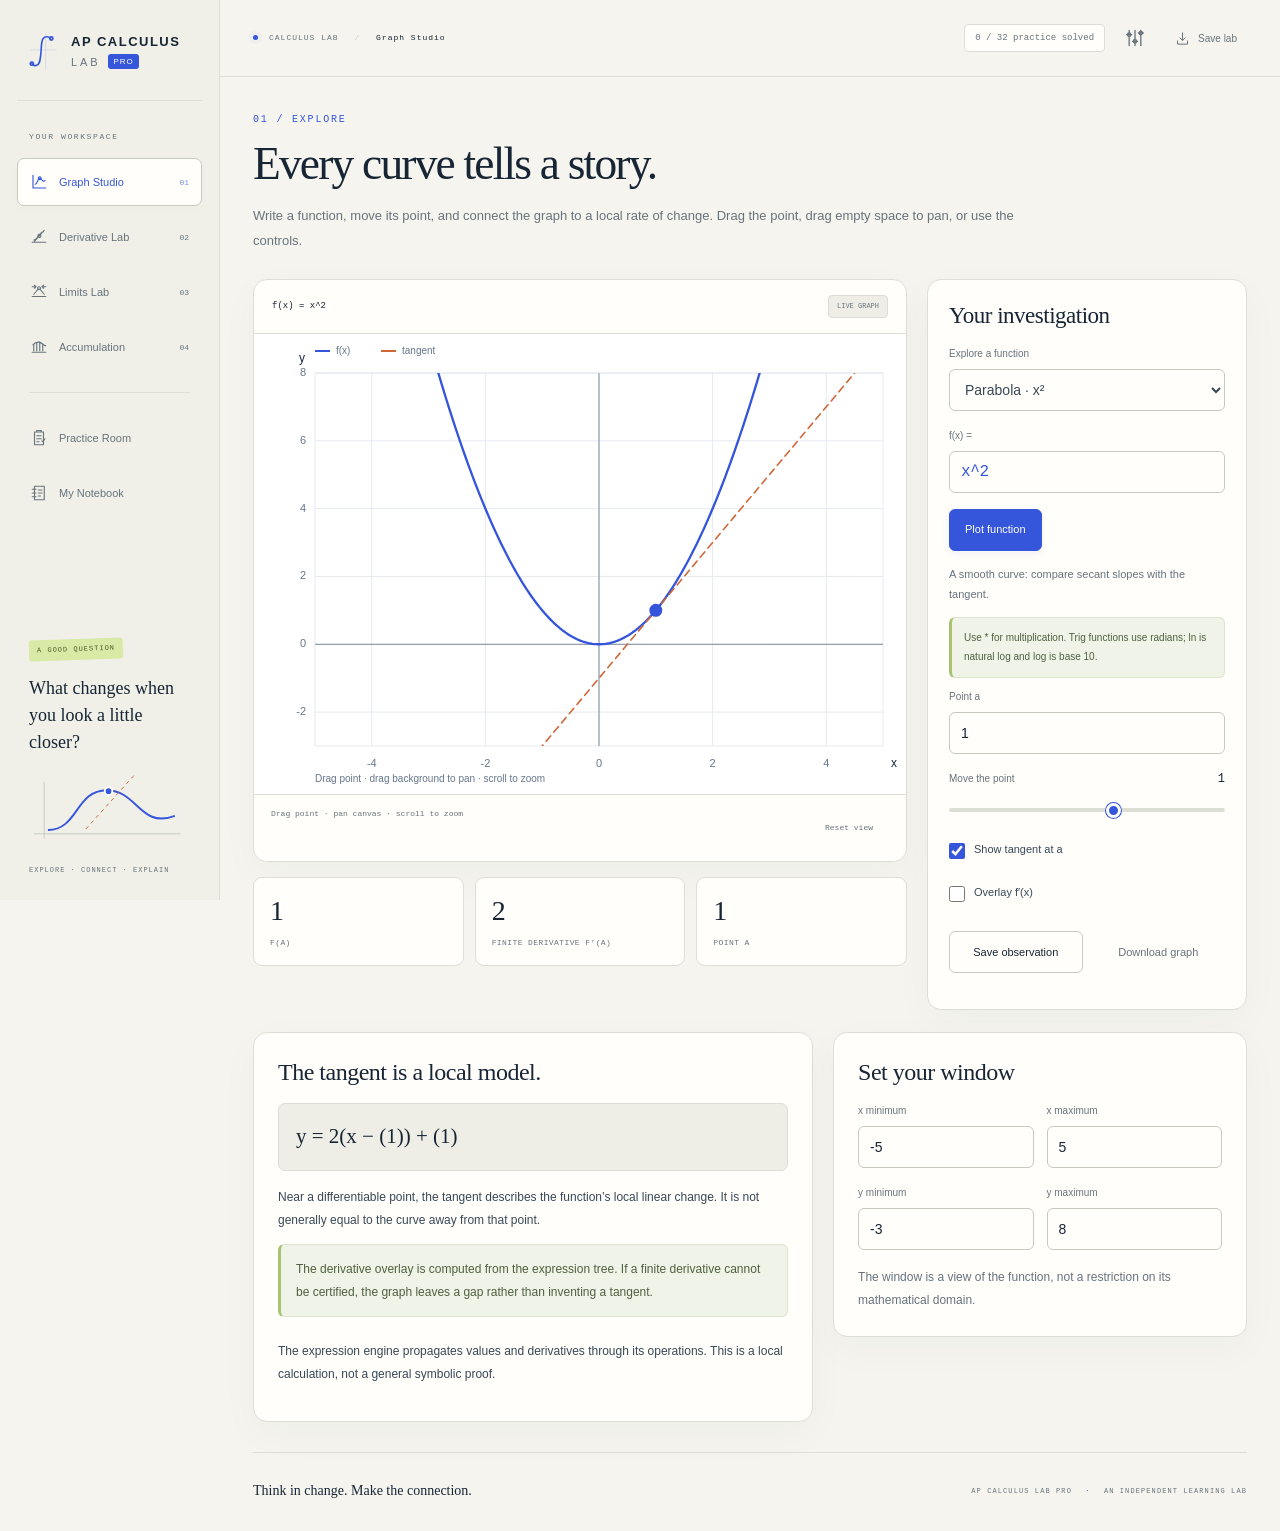
<file: ap-calculus-lab-pro.html>
<!doctype html>
<html lang="en" data-theme="paper" data-motion="on">
<head>
<meta charset="utf-8">
<meta name="viewport" content="width=device-width,initial-scale=1">
<meta name="theme-color" content="#f5f4ef">
<meta name="description" content="AP Calculus Lab Pro: explore functions, derivatives, limits and accumulation with interactive graphs, guided investigations and practice.">
<title>AP Calculus Lab Pro · Think in change.</title>
<style>:root{color-scheme:light;--page:#f5f4ef;--sidebar:#f0f0e9;--surface:#fffefa;--surface-2:#eeeee7;--surface-3:#e8eae1;--ink:#172534;--text:#394856;--muted:#68737c;--line:#dcdfd5;--line-strong:#c4cbbe;--accent:#3555db;--accent-dark:#2442c0;--accent-soft:#e9edff;--lime:#d9e9a6;--lime-ink:#485d25;--curve:#3555db;--tangent:#cf6737;--derivative:#16876b;--secant:#8f62b5;--good:#176b51;--good-soft:#e5f2e9;--error:#a94738;--error-soft:#faebe6;--warning:#825e19;--shadow:0 12px 42px #26332c08;--radius:14px;font-family:-apple-system,BlinkMacSystemFont,"Segoe UI",Arial,sans-serif;font-size:14px;color:var(--text);background:var(--page)}
*{box-sizing:border-box}body{margin:0;min-width:300px;color:var(--text);background:var(--page)}button,input,select,textarea{font:inherit}button{cursor:pointer;color:inherit}button,a{touch-action:manipulation}button:disabled{cursor:not-allowed;opacity:.45}a{color:var(--accent);text-underline-offset:4px}button,input,select,textarea{-webkit-tap-highlight-color:transparent}button:focus-visible,a:focus-visible,input:focus-visible,select:focus-visible,textarea:focus-visible,summary:focus-visible,[tabindex]:focus-visible{outline:3px solid var(--accent);outline-offset:3px}[hidden]{display:none!important}svg{max-width:100%}h1,h2,h3,h4,p{margin-top:0}h1,h2,h3,h4{color:var(--ink);font-weight:500}p{line-height:1.8}h1,h2,h3{overflow-wrap:anywhere}small{font-size:12px}.muted{color:var(--muted)}.icon-library{position:absolute;width:0;height:0;overflow:hidden}.icon{display:block;flex:0 0 auto;width:20px;height:20px;fill:none;stroke:currentColor;stroke-width:1.6;stroke-linecap:round;stroke-linejoin:round}.skip-link{position:fixed;z-index:300;left:15px;top:10px;padding:12px 18px;background:var(--accent);border-radius:6px;color:white;transform:translateY(-160%)}.skip-link:focus{transform:translateY(0)}.mono,.eyebrow,.sidebar-label,.sidebar-signature,.note-tab,.workspace-location,.practice-progress,.nav-link small,.chip,.plot-header,.plot-footer,.metric>span,.metric>small,.formula-caption,.question-number,.quiz-topic,.topic-count,.stamp{font-family:ui-monospace,SFMono-Regular,Consolas,"Liberation Mono",monospace}.eyebrow{font-size:10px;letter-spacing:1.8px;line-height:1.8;text-transform:uppercase;color:var(--accent);margin-bottom:11px}
/* A quiet, paper-like workspace */
.lab-sidebar{position:fixed;inset:0 auto 0 0;width:220px;display:flex;flex-direction:column;padding:28px 17px 23px;background:var(--sidebar);border-right:1px solid var(--line);z-index:40;overflow-y:auto;scrollbar-width:thin}.lab-brand{display:flex;align-items:center;gap:10px;width:100%;text-align:left;padding:2px 10px 27px;border:0;border-bottom:1px solid var(--line);background:none}.brand-symbol{display:block;flex:0 0 34px;width:34px;height:43px;color:var(--accent)}.brand-symbol svg{display:block;width:100%;height:100%;stroke:currentColor;stroke-width:2;stroke-linecap:round}.brand-symbol .brand-axis{stroke-width:1;opacity:.16}.lab-brand>span:last-child{display:flex;flex-direction:column;gap:8px}.lab-brand strong{font-size:13px;letter-spacing:1.5px;white-space:nowrap;color:var(--ink);font-weight:650;line-height:1.1}.lab-brand small{font-size:11px;letter-spacing:2.9px;color:var(--muted);line-height:1}.lab-brand b{font-size:8px;line-height:1.2;letter-spacing:1px;padding:3px 5px;border-radius:3px;background:var(--accent);color:white;vertical-align:2px;margin-left:2px;font-weight:500}.sidebar-label{color:var(--muted);font-size:8px;letter-spacing:1.6px;margin:29px 12px 14px}.lab-nav{display:flex;flex-direction:column;gap:7px}.nav-link{display:flex;align-items:center;gap:11px;min-height:48px;padding:12px;border:1px solid transparent;border-radius:7px;text-align:left;background:none;color:var(--muted);font-size:11px;font-weight:500;transition:background .16s,border-color .16s,color .16s}.nav-link>.icon{width:18px;height:18px;stroke-width:1.5}.nav-link>span{flex:1;white-space:nowrap}.nav-link small{font-size:8px;color:var(--muted);font-weight:400}.nav-link:hover{color:var(--ink);background:var(--surface-2)}.nav-link.is-active,.nav-link.active,.nav-link[aria-current=page]{background:var(--surface);border-color:var(--line-strong);box-shadow:0 3px 12px #28362504;color:var(--accent)}.nav-link.is-active small,.nav-link[aria-current=page] small{color:var(--accent);opacity:.65}.nav-divider{height:1px;margin:14px 12px;background:var(--line)}.sidebar-note{margin-top:auto;padding:45px 12px 0;min-height:235px}.note-tab{display:inline-block;background:var(--lime);color:var(--lime-ink);font-size:7px;letter-spacing:1px;line-height:1.6;padding:5px 8px;border-radius:3px;transform:rotate(-2deg);margin-bottom:15px}.sidebar-note>p{font-family:Georgia,"Times New Roman",serif;font-size:18px;line-height:1.5;color:var(--ink);margin:0 0 19px}.sidebar-curve{display:block;height:75px;width:100%;stroke:var(--line-strong);stroke-width:1}.sidebar-curve .curve-stroke{stroke:var(--accent);stroke-width:2}.sidebar-curve .tangent-stroke{stroke:var(--tangent);stroke-width:1;stroke-dasharray:4 4}.sidebar-curve circle{fill:var(--accent);stroke:var(--surface);stroke-width:2}.sidebar-signature{font-size:7px;letter-spacing:1px;color:var(--muted);display:block;margin-top:14px;line-height:1.8}.lab-workspace{margin-left:220px;min-width:0}.lab-topbar{display:flex;justify-content:space-between;align-items:center;gap:20px;height:77px;padding:0 33px;border-bottom:1px solid var(--line);background:#f5f4efed;position:sticky;top:0;z-index:30;backdrop-filter:blur(15px)}.workspace-location{display:flex;align-items:center;gap:11px;color:var(--muted);font-size:8px;letter-spacing:1px;line-height:1.6;min-width:0}.workspace-location>span:last-child{white-space:nowrap}.workspace-location strong{font-weight:400;color:var(--ink)}.workspace-location i{font-style:normal;margin:0 10px;color:var(--line-strong)}.status-dot{display:block;width:5px;height:5px;flex:0 0 auto;border-radius:50%;background:var(--accent);box-shadow:0 0 0 4px #3555db08}.topbar-actions{display:flex;gap:11px;align-items:center;min-width:0}.practice-progress{font-size:9px;white-space:nowrap;line-height:1.6;color:var(--muted);padding:6px 10px;border:1px solid var(--line);border-radius:4px;background:var(--surface)}.icon-button{display:inline-flex;justify-content:center;align-items:center;flex:0 0 auto;width:38px;height:38px;background:none;border:1px solid transparent;border-radius:6px;color:var(--muted)}.icon-button:hover{background:var(--surface);border-color:var(--line);color:var(--accent)}.lab-main{padding:34px 33px 30px;max-width:1640px;margin:0 auto;min-height:calc(100vh - 166px);outline:none}.lab-footer{display:flex;justify-content:space-between;align-items:center;gap:25px;padding:25px 0 28px;margin:0 33px;border-top:1px solid var(--line);font-size:10px;color:var(--muted);line-height:1.8}.lab-footer>span:first-child{font-family:Georgia,"Times New Roman",serif;font-size:14px;color:var(--ink)}.lab-footer>span:last-child{font:7px ui-monospace,SFMono-Regular,Consolas,monospace;letter-spacing:1.1px;text-align:right}.lab-footer i{font-style:normal;color:var(--accent);margin:0 8px}
/* Editorial headings and shared components */
.page-intro{margin-bottom:25px;max-width:1000px}.page-intro .eyebrow{margin-bottom:10px}.lab-title,.page-intro h1{font-family:Georgia,"Times New Roman",serif;font-weight:400;font-size:clamp(32px,3.55vw,51px);line-height:1.13;letter-spacing:-1.8px;margin:0 0 14px}.lab-title em,.page-intro h1 em{font-weight:400;color:var(--accent)}.lab-description,.page-intro>p:last-child{max-width:790px;color:var(--muted);font-size:13px;line-height:1.9;margin-bottom:0}.section-heading{display:flex;justify-content:space-between;align-items:center;gap:20px;margin:29px 0 17px}.section-heading h2{font:400 28px/1.25 Georgia,"Times New Roman",serif;letter-spacing:-.6px;margin:0}.section-heading p{color:var(--muted);font-size:11px;margin:0}.button{display:inline-flex;justify-content:center;align-items:center;gap:8px;min-height:42px;padding:11px 15px;border:1px solid var(--line-strong);border-radius:6px;background:var(--surface);color:var(--ink);font-size:11px;font-weight:500;line-height:1.5;text-align:center;text-decoration:none;transition:background .16s,border-color .16s,color .16s}.button:hover:not(:disabled){background:var(--surface-2);border-color:var(--muted)}.button.primary{background:var(--accent);border-color:var(--accent);color:white;box-shadow:0 3px 8px #3555db12}.button.primary:hover:not(:disabled){background:var(--accent-dark);border-color:var(--accent-dark)}.button.secondary{background:var(--surface);color:var(--ink)}.button.ghost{background:none;border-color:transparent;color:var(--muted)}.button.ghost:hover:not(:disabled){color:var(--accent);background:var(--accent-soft);border-color:transparent}.button.danger{color:var(--error);border-color:#dab8ac;background:var(--error-soft)}.button .icon{width:16px;height:16px}.download-lab{min-height:35px;padding:8px 9px;font-size:10px}.download-lab .icon{width:15px;height:15px}.action-row,.quiz-actions,.puzzle-actions{display:flex;align-items:center;gap:9px;flex-wrap:wrap}.action-row{margin:15px 0}.panel,.control-panel,.quiz-card,.empty-state{background:var(--surface);border:1px solid var(--line);border-radius:var(--radius);padding:24px;min-width:0;box-shadow:var(--shadow)}.panel h2,.control-panel h2,.quiz-card h2{font-family:Georgia,"Times New Roman",serif;font-size:24px;font-weight:400;line-height:1.3;letter-spacing:-.5px;margin:0 0 14px}.panel h3,.control-panel h3,.quiz-card h3{font-size:14px;font-weight:550;line-height:1.55;margin:0 0 12px}.panel p,.control-panel>p{font-size:12px;line-height:1.9}.panel p:last-child{margin-bottom:0}.panel+.panel{margin-top:18px}.chip{display:inline-flex;align-items:center;gap:6px;white-space:nowrap;font-size:8px;line-height:1.6;color:var(--muted);padding:5px 8px;border:1px solid var(--line);border-radius:4px;background:var(--surface-2)}.chip.active,.chip.blue{background:var(--accent-soft);border-color:#c9d2fb;color:var(--accent)}.chip.success,.chip.pass,.chip.complete{background:var(--good-soft);border-color:#b9d8c3;color:var(--good)}.chip.warning{background:#f8efda;border-color:#e5d6b8;color:var(--warning)}.scientific-note{background:#f0f3e7;border:1px solid #dce3ce;border-left:3px solid #aac273;color:#4f6041;border-radius:6px;font-size:11px;line-height:1.85;padding:13px 15px}.scientific-note strong{font-weight:600;color:var(--lime-ink)}.scientific-note p{font-size:11px}.scientific-note p:last-child{margin-bottom:0}.formula{background:var(--surface-2);border:1px solid var(--line);border-radius:7px;padding:15px 17px;font:21px/1.7 Georgia,"Times New Roman",serif;color:var(--ink);white-space:pre-wrap;overflow-wrap:anywhere;margin:15px 0}.formula small,.formula-caption{font:10px/1.8 ui-monospace,SFMono-Regular,Consolas,monospace;color:var(--muted);display:block}.feedback{font-size:12px;line-height:1.85;color:var(--text);padding:11px 0;overflow-wrap:anywhere}.feedback.error,.feedback.incorrect{color:var(--error)}.feedback.success,.feedback.correct{color:var(--good)}.empty-state{text-align:center;background:none;border-style:dashed;padding:32px 23px;box-shadow:none}.empty-state h2,.empty-state h3{font:25px Georgia,"Times New Roman",serif}.empty-state p{max-width:550px;margin-inline:auto;color:var(--muted);font-size:12px}.empty-state .button{margin-top:9px}
/* Inputs are part of the experiment */
input,select,textarea{background:var(--surface);color:var(--ink);border:1px solid var(--line-strong);border-radius:6px;padding:10px 11px;max-width:100%;min-width:0}input,select{min-height:42px}input::placeholder,textarea::placeholder{color:var(--muted);opacity:.75}select{width:100%;color:var(--text);cursor:pointer}textarea{display:block;width:100%;min-height:120px;line-height:1.8;font-size:12px;resize:vertical}input[type=number]{width:100%}.field,.range-field{display:flex;flex-direction:column;gap:7px;min-width:0;margin-bottom:16px}.field>label,.field>span,.range-field>label,.range-field>span{display:flex;justify-content:space-between;align-items:baseline;gap:10px;color:var(--muted);font-size:10px;line-height:1.7}.field>small,.range-field>small{font-size:10px;color:var(--muted);line-height:1.7}.field output,.range-field output{font:12px ui-monospace,SFMono-Regular,Consolas,monospace;color:var(--ink);white-space:nowrap}.control-grid{display:grid;grid-template-columns:repeat(2,minmax(0,1fr));gap:0 13px}.control-grid .full,.field.full,.range-field.full{grid-column:1/-1}.input-row,.expression-row{display:flex;align-items:center;gap:8px;min-width:0}.input-row>input,.expression-row>input{flex:1;min-width:0}.expression-input,#functionExpression,#expressionInput,#expression{font:16px ui-monospace,SFMono-Regular,Consolas,monospace;letter-spacing:-.3px;width:100%;color:var(--accent)}input[type=range]{appearance:none;-webkit-appearance:none;width:100%;min-height:28px;height:28px;margin:2px 0 0;padding:0;border:0;border-radius:0;background:none;cursor:pointer}input[type=range]::-webkit-slider-runnable-track{height:4px;background:var(--line);border-radius:3px}input[type=range]::-moz-range-track{height:4px;background:var(--line);border-radius:3px}input[type=range]::-webkit-slider-thumb{appearance:none;-webkit-appearance:none;width:15px;height:15px;background:var(--accent);border:3px solid var(--surface);box-shadow:0 0 0 1px var(--accent);border-radius:50%;margin-top:-5.5px}input[type=range]::-moz-range-thumb{width:10px;height:10px;background:var(--accent);border:3px solid var(--surface);box-shadow:0 0 0 1px var(--accent);border-radius:50%}input[type=checkbox]{width:16px;height:16px;min-height:16px;accent-color:var(--accent);margin:0;cursor:pointer}.toggle-row,.checkbox-row,.setting-toggle{display:flex;align-items:flex-start;gap:10px;line-height:1.7;font-size:12px;color:var(--text);margin:10px 0}.toggle-row input,.checkbox-row input,.setting-toggle input{flex:0 0 auto;margin-top:3px}.preset-row{display:flex;flex-wrap:wrap;gap:7px;margin:13px 0 19px}.preset-row .button{min-height:33px;padding:7px 10px;font-size:10px;border-color:var(--line);background:var(--surface)}.preset-row .button.selected,.preset-row .button.active,.preset-row .button[aria-pressed=true]{background:var(--accent-soft);border-color:#becbf9;color:var(--accent)}.control-panel .action-row>.button{flex:1 1 98px;padding-inline:10px}.control-caption{font:8px ui-monospace,SFMono-Regular,Consolas,monospace;color:var(--muted);letter-spacing:1.5px;text-transform:uppercase;margin:17px 0 13px}.control-divider{height:1px;background:var(--line);margin:20px 0}
/* The graph is the centre of the lab */
.lab-layout{display:grid;grid-template-columns:minmax(0,1fr) 320px;gap:20px;align-items:start}.plot-card{min-width:0;border:1px solid var(--line);border-radius:var(--radius);background:var(--surface);overflow:hidden;box-shadow:var(--shadow)}.plot-header{display:flex;align-items:center;justify-content:space-between;gap:15px;padding:15px 18px;border-bottom:1px solid var(--line);font-size:9px;line-height:1.7;color:var(--muted)}.plot-header strong{color:var(--ink);font-weight:500}.plot-header .chip{font-size:7px}.plot-card canvas,#graphCanvas{display:block;width:100%;height:460px;min-height:300px;background:var(--surface);touch-action:none;outline-offset:-4px}.plot-footer{padding:12px 17px;display:flex;justify-content:space-between;gap:13px;flex-wrap:wrap;border-top:1px solid var(--line);font-size:8px;line-height:1.8;color:var(--muted);background:var(--surface)}.plot-footer button{font:inherit}.graph-legend{display:flex;align-items:center;flex-wrap:wrap;gap:12px;margin:0;font-size:9px;color:var(--muted)}.graph-legend>span{display:inline-flex;gap:6px;align-items:center}.graph-legend i{display:block;width:15px;border-top:2px solid var(--curve)}.graph-legend .tangent i{border-color:var(--tangent)}.graph-legend .secant i{border-color:var(--secant);border-top-style:dashed}.graph-legend .derivative i{border-color:var(--derivative)}.control-panel{padding:21px}.control-panel>h2{font-size:23px}.control-panel>p{font-size:11px}.control-panel .scientific-note{font-size:10px;padding:11px 12px}.metric-grid{display:grid;grid-template-columns:repeat(3,minmax(0,1fr));gap:11px;margin:15px 0 22px}.metric{background:var(--surface);border:1px solid var(--line);border-radius:9px;padding:15px 16px;min-width:0}.metric strong,.metric>output{display:block;color:var(--ink);font:400 28px/1.25 Georgia,"Times New Roman",serif;letter-spacing:-.5px;overflow-wrap:anywhere}.metric strong small{font:10px ui-monospace,SFMono-Regular,Consolas,monospace;color:var(--muted);letter-spacing:0}.metric>span,.metric>small{display:block;font-size:8px;color:var(--muted);letter-spacing:.4px;line-height:1.7;margin-top:8px;text-transform:uppercase}.metric.emphasis{background:var(--accent-soft);border-color:#c9d2fa}.metric.emphasis strong{color:var(--accent)}.lab-below{display:grid;grid-template-columns:minmax(0,1.15fr) minmax(0,.85fr);gap:20px;align-items:start;margin-top:22px}.lab-below>.panel+.panel{margin-top:0}.table-wrap{width:100%;max-width:100%;overflow-x:auto;scrollbar-width:thin;border:1px solid var(--line);border-radius:8px;margin:16px 0}table{border-collapse:collapse;text-align:left;width:100%;font-size:11px}.table-wrap table{min-width:390px}th,td{padding:11px 12px;line-height:1.7;border-bottom:1px solid var(--line);vertical-align:top}th{font:8px/1.6 ui-monospace,SFMono-Regular,Consolas,monospace;font-weight:400;color:var(--muted);text-transform:uppercase;letter-spacing:.5px;background:var(--surface-2);white-space:nowrap}td{color:var(--text)}tbody tr:last-child td{border-bottom:0}.number{font-family:ui-monospace,SFMono-Regular,Consolas,monospace;color:var(--ink)}.table-wrap td .button{font-size:9px;min-height:29px;padding:6px 8px}.table-wrap .highlight{background:var(--accent-soft)}.table-wrap caption{font-size:11px;color:var(--muted);text-align:left;padding:10px 12px;border-bottom:1px solid var(--line)}.investigation-step{display:flex;gap:12px;line-height:1.8;font-size:12px;margin:16px 0;color:var(--muted)}.investigation-step>span:first-child{font:10px ui-monospace,SFMono-Regular,Consolas,monospace;display:flex;align-items:center;justify-content:center;width:24px;height:24px;border:1px solid var(--line-strong);border-radius:50%;flex:0 0 24px;color:var(--accent)}.investigation-step p{margin-bottom:0}
/* Practice supports reasoning, not just a result */
.quiz-layout{display:grid;grid-template-columns:minmax(0,1fr) 290px;gap:22px;align-items:start}.topic-list{display:flex;flex-direction:column;gap:8px;min-width:0}.topic-button{display:flex;align-items:center;justify-content:space-between;gap:12px;text-align:left;min-height:48px;padding:13px;border:1px solid var(--line);border-radius:7px;background:var(--surface);color:var(--muted);font-size:11px;line-height:1.6}.topic-button:hover{color:var(--accent);border-color:var(--line-strong)}.topic-button.selected,.topic-button.active,.topic-button[aria-pressed=true]{background:var(--accent-soft);color:var(--accent);border-color:#bfcafa}.topic-button small,.topic-count{font-size:9px;white-space:nowrap;color:var(--muted)}.quiz-card{padding:29px}.question-number,.quiz-topic{font-size:9px;color:var(--accent);letter-spacing:1px;line-height:1.8;margin-bottom:12px}.question-prompt,.quiz-card>h2,.quiz-card>h3{font:400 24px/1.55 Georgia,"Times New Roman",serif;color:var(--ink);margin:0 0 22px;letter-spacing:-.3px}.quiz-card .formula{font-size:24px;margin-bottom:23px}.quiz-choices,.choice-list{display:flex;flex-direction:column;gap:10px;margin:18px 0}.quiz-choice{display:flex;align-items:flex-start;gap:13px;width:100%;min-height:54px;text-align:left;padding:15px;border:1px solid var(--line);border-radius:7px;background:var(--surface);color:var(--text);font-size:12px;line-height:1.8;transition:background .16s,border-color .16s}.quiz-choice>span:first-child,.choice-letter{font:10px/1.8 ui-monospace,SFMono-Regular,Consolas,monospace;flex:0 0 21px;width:21px;height:23px;display:inline-flex;align-items:center;justify-content:center;border:1px solid var(--line);border-radius:4px;color:var(--muted)}.quiz-choice:hover:not(:disabled){border-color:var(--accent);background:var(--accent-soft)}.quiz-choice.selected,.quiz-choice[aria-pressed=true]{border-color:var(--accent);background:var(--accent-soft);color:var(--accent)}.quiz-choice.selected>span:first-child{border-color:var(--accent);color:var(--accent)}.quiz-choice.correct{background:var(--good-soft);border-color:#91bea2;color:var(--good)}.quiz-choice.incorrect{background:var(--error-soft);border-color:#d2a799;color:var(--error)}.quiz-actions{margin:18px 0 10px}.quiz-navigation{display:flex;justify-content:space-between;align-items:center;gap:13px;margin-top:23px;padding-top:19px;border-top:1px solid var(--line)}.hint-box,.worked-solution{border:1px solid #d8e0c5;border-left:3px solid #a4bf65;border-radius:7px;background:#f3f6e9;color:#4a5b3d;padding:16px 18px;margin:15px 0;font-size:12px;line-height:1.9}.hint-box>strong,.worked-solution>strong{font-size:10px;color:var(--lime-ink);letter-spacing:.6px}.hint-box p,.worked-solution p{margin-bottom:0}.worked-solution{background:var(--good-soft);border-color:#b5d3bf;border-left-color:var(--good);color:var(--text)}.worked-solution ol,.worked-solution ul{padding-left:20px;margin:10px 0}.worked-solution li+li{margin-top:6px}.progress-track{height:4px;background:var(--line);border-radius:3px;overflow:hidden;margin:12px 0}.progress-track>i,.progress-track>span{display:block;height:100%;background:var(--accent);border-radius:3px}.quiz-stats{display:flex;gap:15px;flex-wrap:wrap;font-size:10px;color:var(--muted);line-height:1.8}.quiz-stats strong{color:var(--ink);font-weight:500}.quiz-visual svg{display:block;width:100%;height:auto;max-height:310px}.quiz-visual{margin:15px 0}.quiz-visual figcaption{font-size:10px;line-height:1.8;color:var(--muted);margin-top:10px}.plot-grid{stroke:var(--line);stroke-width:1}.plot-axis{stroke:var(--muted);stroke-width:1}.plot-line{stroke:var(--curve);stroke-width:2.4;fill:none}.plot-point{fill:var(--curve);stroke:var(--surface);stroke-width:1.5}.plot-label{fill:var(--muted);font:11px Arial,sans-serif}
/* Notes and saved investigations */
.notebook-grid{display:grid;grid-template-columns:minmax(0,1.5fr) minmax(260px,.75fr);gap:21px;align-items:start}.notebook-grid>.panel+.panel{margin-top:0}.notebook-grid textarea{min-height:180px}.notebook-heading h1{font:400 43px/1.2 Georgia,"Times New Roman",serif;letter-spacing:-1.4px}.notebook-summary{display:grid;gap:0}.notebook-summary>div{padding:15px 0;border-bottom:1px solid var(--line);font-size:12px;line-height:1.8}.notebook-summary>div:last-child{border:0}.notebook-summary strong{color:var(--ink);font-weight:500}.notebook-summary p{margin:6px 0 0;color:var(--muted);font-size:11px}.saved-card{border:1px solid var(--line);border-radius:9px;padding:18px;background:var(--surface);margin:13px 0}.saved-card h3{font:20px Georgia,"Times New Roman",serif;margin:0 0 9px}.saved-card p{font-size:11px;line-height:1.8;color:var(--muted)}.saved-card .action-row{margin-bottom:0}.note-count{font:8px ui-monospace,SFMono-Regular,Consolas,monospace;color:var(--muted);text-align:right;margin-top:7px}.glossary-list{display:grid;grid-template-columns:repeat(2,minmax(0,1fr));gap:10px 20px;margin-top:16px}.glossary-list details{border-top:1px solid var(--line);padding-top:9px}.glossary-list summary{font-size:12px;color:var(--ink);cursor:pointer;line-height:1.8;padding:5px 0}.glossary-list p{font-size:11px;line-height:1.9;color:var(--muted);margin:9px 0}.stamp{display:inline-block;font-size:8px;line-height:1.7;color:var(--accent);padding:5px 8px;background:var(--accent-soft);border:1px solid #c9d2fa;border-radius:4px}
/* Dialogs are deliberately simple to navigate */
.modal-overlay{position:fixed;inset:0;z-index:100;display:flex;justify-content:center;align-items:center;padding:25px;background:#17253478;backdrop-filter:blur(6px)}.modal{width:min(710px,100%);max-height:calc(100dvh - 50px);overflow:auto;scrollbar-width:thin;border:1px solid var(--line-strong);border-radius:15px;background:var(--surface);box-shadow:0 20px 95px #14243535}.modal-header{display:flex;justify-content:space-between;align-items:center;gap:20px;padding:23px 25px;border-bottom:1px solid var(--line);position:sticky;top:0;z-index:2;background:var(--surface)}.modal-header h2{font:400 27px/1.25 Georgia,"Times New Roman",serif;letter-spacing:-.6px;margin:0}.modal-header .icon-button{width:38px;height:38px}.modal-body{padding:24px 25px;font-size:12px;line-height:1.9;overflow-wrap:anywhere}.modal-body>p:last-child{margin-bottom:0}.modal-body>.button{margin:8px 7px 5px 0}.modal-body pre{white-space:pre-wrap;overflow-wrap:anywhere;background:var(--surface-2);padding:15px;border:1px solid var(--line);border-radius:6px;font-size:11px;color:var(--text)}.modal-body textarea{margin:16px 0}.settings-grid{display:grid;grid-template-columns:repeat(2,minmax(0,1fr));gap:19px}.settings-grid .field{margin-bottom:0}.settings-grid .full{grid-column:1/-1}.toast{position:fixed;z-index:150;left:50%;bottom:23px;transform:translateX(-50%);width:max-content;max-width:min(650px,calc(100vw - 32px));background:var(--ink);color:var(--surface);border:1px solid var(--ink);box-shadow:0 10px 35px #17253425;border-radius:7px;font-size:12px;line-height:1.8;text-align:center;padding:13px 18px}.noscript{position:fixed;inset:auto 20px 20px;z-index:200;padding:19px;background:var(--surface);border:1px solid var(--accent);border-radius:8px;color:var(--ink);font-size:14px}.sr-only{position:absolute;width:1px;height:1px;padding:0;margin:-1px;overflow:hidden;clip:rect(0,0,0,0);white-space:nowrap;border:0}
/* Finishing details for the live investigations and notebook */
.plot-header>strong{min-width:0;flex:1;overflow-wrap:anywhere}.plot-header>.chip{flex:0 0 auto}.control-note{font-size:11px;line-height:1.85;color:var(--muted);margin:13px 0}.feedback:empty{display:none}.check-field{display:flex;align-items:flex-start;gap:9px;min-height:33px;margin:6px 0 10px;font-size:11px;line-height:1.8;color:var(--text);cursor:pointer}.check-field input{flex:0 0 auto;margin-top:3px}.quiz-layout>.control-panel{display:block}.quiz-meta{display:flex;align-items:center;justify-content:space-between;gap:15px;flex-wrap:wrap;margin:0 0 18px}.quiz-meta .eyebrow{margin:0}.quiz-card>.question-prompt{font-size:20px;line-height:1.65;letter-spacing:0}.topic-progress{display:flex;justify-content:space-between;align-items:baseline;gap:12px;padding:12px 0;border-bottom:1px solid var(--line);font-size:10px;line-height:1.8}.topic-progress strong{font-weight:500;color:var(--ink)}.topic-progress p{margin:0;font:9px ui-monospace,SFMono-Regular,Consolas,monospace;color:var(--muted);white-space:nowrap}.topic-progress:last-of-type{border:0}.quiz-layout>.control-panel>.button:last-child{margin-top:15px}.quiz-navigation.action-row{margin-top:23px}.quiz-card #quizGraphCanvas{border:1px solid var(--line);border-radius:8px;background:var(--surface);margin:13px 0 23px;max-width:100%;touch-action:none}.notebook-grid{margin-bottom:24px}.observation-list{display:grid;grid-template-columns:repeat(2,minmax(0,1fr));gap:13px;margin-top:18px}.observation-card{min-width:0;padding:18px;border:1px solid var(--line);border-radius:9px;background:var(--surface-2)}.observation-card .eyebrow{font-size:8px;margin-bottom:8px}.observation-card h3{font:400 20px/1.5 Georgia,"Times New Roman",serif;overflow-wrap:anywhere;margin:0 0 11px}.observation-card p{font-size:11px;line-height:1.9}.observation-card .action-row{margin:13px 0 0}.observation-card .button{min-height:33px;font-size:10px;padding:7px 9px}.reference-grid{display:grid;grid-template-columns:repeat(2,minmax(0,1fr));gap:14px;margin-top:18px}.reference-card{min-width:0;padding:19px;border:1px solid var(--line);border-radius:9px;background:var(--surface)}.reference-card h3{font-size:12px;font-weight:550;line-height:1.6;margin-bottom:12px}.reference-card .formula{font-size:19px;line-height:1.7;padding:12px 13px;margin:9px 0 14px}.reference-card p{font-size:11px;color:var(--muted);line-height:1.9;margin:0}
/* A second appearance for late study sessions */
html[data-theme=midnight]{color-scheme:dark;--page:#111921;--sidebar:#10171e;--surface:#18232d;--surface-2:#202d37;--surface-3:#283743;--ink:#e8edf0;--text:#c2cdd4;--muted:#94a5b0;--line:#2b3b46;--line-strong:#435662;--accent:#9fb4ff;--accent-dark:#bac9ff;--accent-soft:#25354f;--lime:#3e4d2d;--lime-ink:#c4dca1;--curve:#9fb4ff;--tangent:#edaa7e;--derivative:#80cfb4;--secant:#c5aceb;--good:#9ed6b5;--good-soft:#243d34;--error:#efb6a8;--error-soft:#462f2c;--warning:#e2c78a;--shadow:0 12px 42px #00000010}html[data-theme=midnight] .lab-topbar{background:#111921ed}html[data-theme=midnight] .button.primary,html[data-theme=midnight] .lab-brand b{color:#14233a}html[data-theme=midnight] .nav-link.is-active{box-shadow:none}html[data-theme=midnight] .scientific-note,html[data-theme=midnight] .hint-box{background:#2b3729;border-color:#455a39;color:#c8d3bf}html[data-theme=midnight] .scientific-note strong,html[data-theme=midnight] .hint-box>strong{color:var(--lime-ink)}html[data-theme=midnight] .worked-solution{background:var(--good-soft);border-color:#3f6354;color:var(--text)}html[data-theme=midnight] .worked-solution>strong{color:var(--good)}html[data-theme=midnight] .chip.active,html[data-theme=midnight] .chip.blue,html[data-theme=midnight] .stamp,html[data-theme=midnight] .metric.emphasis{border-color:#435c89}html[data-theme=midnight] .chip.pass,html[data-theme=midnight] .chip.success{border-color:#456952}html[data-theme=midnight] .chip.warning{background:#3e3827;border-color:#645736;color:var(--warning)}html[data-theme=midnight] .quiz-choice.correct{border-color:#527e68}html[data-theme=midnight] .quiz-choice.incorrect{border-color:#936c61}html[data-theme=midnight] .toast{background:#d6e3ed;color:#172534;border-color:#d6e3ed}
html[data-reading=large]{font-size:16px}html[data-reading=large] .lab-description,html[data-reading=large] .page-intro>p:last-child{font-size:15px}html[data-reading=large] .panel p,html[data-reading=large] .quiz-choice,html[data-reading=large] .modal-body{font-size:14px}html[data-reading=large] .scientific-note,html[data-reading=large] .hint-box,html[data-reading=large] .worked-solution{font-size:13px}
@media(min-width:1600px){.lab-main{padding-top:40px}.lab-title,.page-intro h1{font-size:54px}.plot-card canvas,#graphCanvas{height:510px}.lab-layout{grid-template-columns:minmax(0,1fr) 330px;gap:24px}.control-panel{padding:24px}}
@media(max-width:1200px){.lab-sidebar{width:200px;padding-inline:12px}.lab-workspace{margin-left:200px}.lab-brand{padding-inline:8px;gap:8px}.brand-symbol{flex-basis:29px;width:29px}.lab-brand strong{font-size:12px;letter-spacing:1.2px}.lab-brand small{font-size:10px}.lab-main{padding-inline:25px}.lab-topbar{padding-inline:25px}.lab-footer{margin-inline:25px}.lab-layout{grid-template-columns:minmax(0,1fr) 290px;gap:16px}.control-panel{padding:19px}.metric{padding:13px}.metric strong{font-size:25px}.workspace-location{font-size:7px;letter-spacing:.7px}.topbar-actions{gap:7px}.quiz-layout{grid-template-columns:minmax(0,1fr) 270px}.quiz-card{padding:24px}.lab-below{gap:17px}.lab-title,.page-intro h1{font-size:42px}}
@media(max-width:1040px){.lab-layout{grid-template-columns:minmax(0,1fr)}.control-panel{display:grid;grid-template-columns:repeat(2,minmax(0,1fr));gap:0 20px}.control-panel>div:first-of-type,.control-panel>h2,.control-panel>h3,.control-panel>p,.control-panel>.action-row,.control-panel>.scientific-note,.control-panel>.formula,.control-panel>.preset-row,.control-panel>.control-divider,.control-panel>.feedback,.control-panel>.control-caption,.control-panel>.control-grid,.control-panel>.toggle-row,.control-panel>.checkbox-row,.control-panel>.field.full,.control-panel>.range-field.full,.control-panel>.field:has(input[type=text]),.control-panel>.field:has(input:not([type])),.control-panel>.field:has(select){grid-column:1/-1}.control-panel>.control-grid{grid-template-columns:repeat(4,minmax(0,1fr))}.control-panel .field,.control-panel .range-field{margin-bottom:17px}.control-panel>.scientific-note{margin-top:8px}.plot-card canvas,#graphCanvas{height:440px}.lab-below{grid-template-columns:minmax(0,1fr)}.quiz-layout{grid-template-columns:minmax(0,1fr)}.topic-list{display:grid;grid-template-columns:repeat(3,minmax(0,1fr));gap:7px}.topic-button{padding:11px;font-size:10px}.notebook-grid{grid-template-columns:minmax(0,1fr)}.workspace-location>span:last-child{max-width:220px;overflow:hidden;text-overflow:ellipsis}.glossary-list{grid-template-columns:minmax(0,1fr)}}
@media(max-width:760px){.reference-grid,.observation-list{grid-template-columns:minmax(0,1fr)}.metric-grid>.metric:last-child:nth-child(odd){grid-column:1/-1}.check-field{min-height:44px;align-items:center;margin-block:3px}.check-field input{margin-top:0}.lab-sidebar{position:relative;inset:auto;width:auto;padding:17px 20px 0;border-right:0;border-bottom:1px solid var(--line);overflow:visible}.lab-brand{width:auto;padding:0;border:0;gap:9px;align-self:flex-start}.brand-symbol{height:34px;flex-basis:25px;width:25px}.lab-brand strong{font-size:12px;letter-spacing:1.6px}.lab-brand>span:last-child{gap:6px}.lab-brand small{font-size:8px;letter-spacing:2.9px}.lab-brand b{font-size:6px;padding:2px 4px;vertical-align:1px}.sidebar-label,.sidebar-note,.nav-divider{display:none}.lab-nav{flex-direction:row;gap:6px;overflow-x:auto;scrollbar-width:none;max-width:100%;padding:18px 0 12px;margin-top:0}.lab-nav::-webkit-scrollbar{display:none}.nav-link{min-height:42px;min-width:max-content;gap:7px;padding:10px 11px;font-size:10px;border-radius:5px}.nav-link>.icon{width:15px;height:15px}.nav-link small{display:none}.lab-workspace{margin-left:0}.lab-topbar{height:61px;padding:0 20px;gap:10px}.workspace-location{font-size:7px;letter-spacing:.7px;gap:7px}.workspace-location>span:last-child{max-width:240px}.workspace-location i{margin-inline:6px}.topbar-actions{gap:7px}.practice-progress{font-size:8px;padding:5px 8px}.download-lab{min-height:35px;padding:8px}.download-lab>span{display:none}.download-lab>.icon{width:17px;height:17px}.icon-button{width:38px;height:38px}.lab-main{padding:27px 20px 24px;min-height:calc(100vh - 270px)}.lab-title,.page-intro h1{font-size:39px;letter-spacing:-1.5px;line-height:1.15}.lab-description,.page-intro>p:last-child{font-size:12px;line-height:1.9}.eyebrow{font-size:9px;letter-spacing:1.4px}.page-intro{margin-bottom:21px}.plot-header{padding:13px 14px;font-size:8px}.plot-card canvas,#graphCanvas{height:350px;min-height:280px}.plot-footer{padding:12px 14px;font-size:7px;gap:9px}.control-panel{padding:21px;gap:0 17px}.control-panel>.control-grid{grid-template-columns:repeat(2,minmax(0,1fr))}.control-panel>h2{font-size:25px}.control-panel>p{font-size:12px}.field>label,.field>span,.range-field>label,.range-field>span{font-size:11px}.field>small,.range-field>small{font-size:10px}.metric-grid{grid-template-columns:repeat(2,minmax(0,1fr));gap:9px;margin-top:13px}.metric{padding:15px}.metric strong{font-size:28px}.metric>span,.metric>small{font-size:8px}.lab-below{margin-top:20px}.panel,.quiz-card{padding:22px}.panel h2,.quiz-card h2{font-size:25px}.panel p{font-size:12px}.scientific-note{font-size:11px}.formula{font-size:20px;padding:14px 15px}.section-heading{margin-top:25px}.section-heading h2{font-size:26px}.section-heading p{font-size:10px;max-width:160px;text-align:right}.topic-list{grid-template-columns:repeat(2,minmax(0,1fr));gap:8px}.topic-button{min-height:45px;font-size:11px;padding:11px 12px}.quiz-choice{padding:14px;font-size:12px;line-height:1.85;min-height:54px}.question-prompt,.quiz-card>h2,.quiz-card>h3{font-size:23px}.quiz-card .formula{font-size:22px}.quiz-actions .button{flex:1 1 120px}.quiz-navigation{gap:8px}.hint-box,.worked-solution{padding:14px 15px;font-size:12px}.table-wrap th,.table-wrap td{padding:11px}.table-wrap table{min-width:390px}.notebook-heading h1{font-size:37px}.settings-grid{grid-template-columns:minmax(0,1fr);gap:18px}.modal-overlay{padding:16px}.modal{max-height:calc(100dvh - 32px);border-radius:12px}.modal-header{padding:19px 20px}.modal-header h2{font-size:25px}.modal-body{padding:21px;font-size:12px}.lab-footer{margin-inline:20px;gap:20px;padding:22px 0 26px}.lab-footer>span:first-child{font-size:13px}.lab-footer>span:last-child{font-size:6px;max-width:175px;line-height:1.9}.button{min-height:44px}.icon-button,.modal-header .icon-button{width:44px;height:44px}.download-lab{min-width:44px;min-height:44px}.toast{bottom:16px;font-size:12px;padding:13px 16px}}
@media(max-width:480px){.lab-sidebar{padding-inline:16px}.lab-nav{padding-top:16px}.lab-topbar{padding-inline:16px;gap:6px}.workspace-location{max-width:125px;letter-spacing:.25px;font-size:6px}.workspace-location>span:last-child{white-space:normal;max-width:113px;line-height:1.7}.workspace-location i{margin-inline:4px}.status-dot{display:none}.topbar-actions{gap:3px}.practice-progress{font-size:7px;padding:4px 6px;max-width:112px;white-space:normal;text-align:center}.lab-main{padding:24px 16px 22px}.lab-title,.page-intro h1{font-size:35px;letter-spacing:-1.2px}.page-intro .eyebrow{font-size:8px;letter-spacing:1.1px}.control-panel{padding:19px;gap:0 13px}.control-panel>.control-grid{gap:0 12px}.plot-header{gap:10px;font-size:7px}.plot-header .chip{font-size:6px;padding:4px 6px}.plot-card canvas,#graphCanvas{height:330px;min-height:270px}.plot-footer{font-size:7px}.control-panel>h2{font-size:24px}.metric{padding:13px}.metric strong{font-size:26px}.metric>span,.metric>small{font-size:7px}.panel,.quiz-card{padding:19px}.panel h2,.quiz-card h2{font-size:24px}.formula{font-size:19px}.topic-list{gap:7px}.topic-button{font-size:10px;gap:7px;padding:11px}.question-prompt,.quiz-card>h2,.quiz-card>h3{font-size:22px}.quiz-actions{gap:7px}.quiz-actions .button{font-size:10px;padding:10px 12px}.quiz-navigation .button{font-size:10px;padding:10px}.quiz-choice{font-size:12px;gap:10px;padding:13px}.section-heading{gap:12px}.section-heading h2{font-size:24px}.section-heading p{font-size:9px;max-width:130px}.lab-footer{margin-inline:16px;display:block}.lab-footer>span:first-child{display:block;font-size:13px}.lab-footer>span:last-child{display:block;text-align:left;max-width:none;margin-top:10px;font-size:6px}.modal-overlay{padding:12px}.modal{max-height:calc(100dvh - 24px)}.modal-header{padding:17px}.modal-header h2{font-size:24px}.modal-body{padding:18px}.modal-body .button{font-size:11px}.modal-body .action-row .button{flex:1 1 100px}.notebook-heading h1{font-size:34px}.graph-legend{font-size:8px;gap:9px}.field output,.range-field output{font-size:11px}}
@media(max-width:350px){.workspace-location{display:none}.lab-topbar{justify-content:flex-end}.practice-progress{max-width:none;font-size:8px}.lab-title,.page-intro h1{font-size:32px}.metric-grid{gap:8px}.metric strong{font-size:24px}.control-panel{padding:17px}.control-grid{gap:0 10px}.topic-button{font-size:9px}.button{font-size:10px}.quiz-choice>span:first-child{flex-basis:18px;width:18px}.plot-header .chip{white-space:normal;text-align:right;max-width:120px}.plot-card canvas,#graphCanvas{height:315px}}
html[data-motion=off] *,html[data-motion=off] *:before,html[data-motion=off] *:after{animation:none!important;transition:none!important;scroll-behavior:auto!important}@media(prefers-reduced-motion:reduce){*,*:before,*:after{animation:none!important;transition:none!important;scroll-behavior:auto!important}}
@page{size:A4;margin:15mm}@media print{:root{color-scheme:light;--page:#fff;--surface:#fff;--surface-2:#f4f5f0;--line:#ccd3c8;--line-strong:#aab8aa;--ink:#172534;--text:#394856;--muted:#637269;--accent:#304db1;--accent-soft:#edf0f9;background:#fff}body{background:#fff;font-size:11pt;color:var(--text)}.lab-sidebar,.lab-topbar,.lab-footer,.skip-link,.modal-overlay,.toast,.button,.quiz-actions,.preset-row{display:none!important}.lab-workspace{margin:0}.lab-main{padding:0;max-width:none;min-height:0}.lab-layout,.lab-below,.notebook-grid,.quiz-layout{display:block}.panel,.control-panel,.quiz-card,.metric,.plot-card{box-shadow:none;border-color:#ccd3c8;break-inside:avoid;margin-bottom:18px}.plot-card canvas,#graphCanvas{max-height:90mm}.metric-grid{grid-template-columns:repeat(4,minmax(0,1fr))}.table-wrap{overflow:visible}.table-wrap table{min-width:0}input,select,textarea{background:#fff;color:#172534;border-color:#bbc8bb}.scientific-note,.hint-box,.worked-solution{background:#f2f6eb;color:#394d2f;border-color:#c9d6b6}.formula{background:#f4f5f0;color:#172534}.page-intro h1,.lab-title{font-size:32pt}.topic-list{display:none}.glossary-list{display:block}.lab-title,.page-intro h1{letter-spacing:-1px}}
</style>
</head>
<body>
<a class="skip-link" href="#appMain">Skip to the calculus workspace</a>
<svg class="icon-library" xmlns="http://www.w3.org/2000/svg" aria-hidden="true">
<symbol id="i-graph" viewBox="0 0 24 24"><path d="M4 3v17h17M7 15c3 0 3-8 6-8s3 6 7 3"/><circle cx="13" cy="7" r="1.8"/></symbol>
<symbol id="i-derivative" viewBox="0 0 24 24"><path d="M3 19h18M5 16c5 0 8-11 13-11M5 19 19 3"/><circle cx="12.5" cy="10.5" r="2"/></symbol>
<symbol id="i-limits" viewBox="0 0 24 24"><path d="M3 18h18M5 15l6-7m2 0 6 7M3 5h5m-2-2 2 2-2 2m15-2h-5m2-2-2 2 2 2"/><circle cx="12" cy="7" r="2"/></symbol>
<symbol id="i-integral" viewBox="0 0 24 24"><path d="M3 19h18M5 17V9m4 8V7m4 10V5m4 12V8M4 9c4-4 8-5 13-1s3 2 4 2"/></symbol>
<symbol id="i-practice" viewBox="0 0 24 24"><path d="M6 4h12v17H6zM9 4V2h6v2M9 9h6m-6 4h6m-6 4h3"/><path d="m16 16 1 1 3-4"/></symbol>
<symbol id="i-notebook" viewBox="0 0 24 24"><path d="M6 3h13v18H6V3ZM3 7h5m-5 5h5m-5 5h5m3-9h5m-5 4h5m-5 4h3"/></symbol>
<symbol id="i-settings" viewBox="0 0 24 24"><path d="M5 3v18m7-18v18m7-18v18M2 8h6m1 8h6m1-10h6"/><circle cx="5" cy="8" r="2"/><circle cx="12" cy="16" r="2"/><circle cx="19" cy="6" r="2"/></symbol>
<symbol id="i-download" viewBox="0 0 24 24"><path d="M12 3v12m-4-4 4 4 4-4M4 16v5h16v-5"/></symbol>
<symbol id="i-close" viewBox="0 0 24 24"><path d="m6 6 12 12M18 6 6 18"/></symbol>
</svg>
<div class="calculus-shell">
  <aside class="lab-sidebar" aria-label="Calculus lab navigation">
    <button id="homeButton" class="lab-brand" type="button" aria-label="AP Calculus Lab Pro home">
      <span class="brand-symbol" aria-hidden="true"><svg viewBox="0 0 42 48" fill="none"><path d="M29 8c-2-3-7-3-9 0-3 4-2 12-3 20-1 7-1 12-5 13-2 1-5 0-6-2"/><circle cx="30" cy="8" r="2"/><circle cx="6" cy="39" r="2"/><path class="brand-axis" d="M5 22h31M23 3v42"/></svg></span>
      <span><strong>AP CALCULUS</strong><small>LAB <b>PRO</b></small></span>
    </button>
    <p class="sidebar-label">YOUR WORKSPACE</p>
    <nav id="mainNav" class="lab-nav" aria-label="Choose a calculus lab">
      <button class="nav-link is-active" type="button" data-view="graph" aria-current="page"><svg class="icon"><use href="#i-graph"></use></svg><span>Graph Studio</span><small>01</small></button>
      <button class="nav-link" type="button" data-view="derivative"><svg class="icon"><use href="#i-derivative"></use></svg><span>Derivative Lab</span><small>02</small></button>
      <button class="nav-link" type="button" data-view="limits"><svg class="icon"><use href="#i-limits"></use></svg><span>Limits Lab</span><small>03</small></button>
      <button class="nav-link" type="button" data-view="integral"><svg class="icon"><use href="#i-integral"></use></svg><span>Accumulation</span><small>04</small></button>
      <span class="nav-divider" aria-hidden="true"></span>
      <button class="nav-link" type="button" data-view="practice"><svg class="icon"><use href="#i-practice"></use></svg><span>Practice Room</span></button>
      <button class="nav-link" type="button" data-view="notebook"><svg class="icon"><use href="#i-notebook"></use></svg><span>My Notebook</span></button>
    </nav>
    <div class="sidebar-note">
      <span class="note-tab">A GOOD QUESTION</span>
      <p>What changes when<br>you look a little closer?</p>
      <svg class="sidebar-curve" viewBox="0 0 170 75" fill="none" aria-hidden="true"><path d="M5 60h155M16 5v60"/><path class="curve-stroke" d="M20 56c32 0 29-42 62-42s35 41 72 27"/><path class="tangent-stroke" d="m60 55 53-59"/><circle cx="84" cy="15" r="4"/></svg>
      <span class="sidebar-signature">EXPLORE · CONNECT · EXPLAIN</span>
    </div>
  </aside>
  <div class="lab-workspace">
    <header class="lab-topbar">
      <div class="workspace-location"><span class="status-dot" aria-hidden="true"></span><span>CALCULUS LAB <i>/</i> <strong id="workspaceLabel">GRAPH STUDIO</strong></span></div>
      <div class="topbar-actions">
        <span id="progressLabel" class="practice-progress" role="status">Practice · 0 solved</span>
        <button id="settingsButton" class="icon-button" type="button" aria-label="Appearance and lab settings" title="Appearance and lab settings"><svg class="icon"><use href="#i-settings"></use></svg></button>
        <button id="downloadButton" class="button ghost download-lab" type="button" aria-label="Download the complete calculus lab"><svg class="icon"><use href="#i-download"></use></svg><span>Save lab</span></button>
      </div>
    </header>
    <main id="appMain" class="lab-main" tabindex="-1" aria-label="Interactive calculus workspace"></main>
    <footer class="lab-footer"><span>Think in change. Make the connection.</span><span>AP CALCULUS LAB PRO <i>·</i> AN INDEPENDENT LEARNING LAB</span></footer>
  </div>
</div>
<div id="modalOverlay" class="modal-overlay" hidden>
  <section class="modal" role="dialog" aria-modal="true" aria-labelledby="modalTitle">
    <header class="modal-header"><h2 id="modalTitle"></h2><button id="modalClose" class="icon-button" type="button" aria-label="Close dialog"><svg class="icon"><use href="#i-close"></use></svg></button></header>
    <div id="modalBody" class="modal-body"></div>
  </section>
</div>
<div id="toast" class="toast" role="status" hidden></div>
<noscript><p class="noscript">Enable JavaScript to explore the interactive graphs and practice questions.</p></noscript>
<script id="calculus-state" type="application/json">null</script>
<script>/* Safe real-valued expression grammar, forward differentiation and quadrature.
 * This module does not execute expression text as JavaScript. */
(function (root, factory) {
  'use strict';
  const api = factory();
  if (typeof module === 'object' && module.exports) module.exports = api;
  else root.CalcMath = api;
})(typeof globalThis !== 'undefined' ? globalThis : this, function () {
  'use strict';
  const FUNCTIONS = new Set(['sin', 'cos', 'tan', 'exp', 'ln', 'log', 'sqrt', 'abs']);
  const MAX_SOURCE = 180, MAX_TOKENS = 400, MAX_DEPTH = 40;
  const finite = Number.isFinite;
  const positiveZero = n => Object.is(n, -0) ? 0 : n;
  const pair = (value, derivative, derivativeReason) => ({
    value: finite(value) ? positiveZero(value) : null,
    derivative: finite(derivative) ? positiveZero(derivative) : null,
    ...(!finite(derivative) ? {derivativeReason: derivativeReason || 'A finite derivative is not available from this expression at this point.'} : {})
  });
  const undefinedPair = reason => ({value: null, derivative: null, derivativeReason: reason});
  function finiteInput(value, label) { if (typeof value !== 'number' || !finite(value)) throw new TypeError(label + ' must be a finite number.'); return value; }
  function tokenize(source) {
    if (typeof source !== 'string' || !source.trim()) throw new SyntaxError('Enter an expression, such as x^2 or sin(x).');
    if (source.length > MAX_SOURCE) throw new SyntaxError('Keep the expression to ' + MAX_SOURCE + ' characters or fewer.');
    const normal = source.replace(/−/g, '-').replace(/×/g, '*').replace(/÷/g, '/').replace(/π/g, 'pi');
    const tokens = []; let i = 0;
    while (i < normal.length) {
      if (/\s/.test(normal[i])) { i++; continue; }
      const tail = normal.slice(i);
      const numeric = /^(?:(?:\d+(?:\.\d*)?)|(?:\.\d+))(?:[eE][+-]?\d+)?/.exec(tail);
      if (numeric) {
        const value = Number(numeric[0]);
        if (!finite(value)) throw new SyntaxError('Use finite numbers in the expression.');
        tokens.push({type: 'number', value, position: i}); i += numeric[0].length;
      } else {
        const name = /^[A-Za-z]+/.exec(tail);
        if (name) { tokens.push({type: 'name', value: name[0].toLowerCase(), position: i}); i += name[0].length; }
        else if ('+-*/^()'.includes(normal[i])) { tokens.push({type: normal[i], value: normal[i], position: i}); i++; }
        else throw new SyntaxError('Unexpected character at position ' + (i + 1) + '. Use x, numbers, arithmetic and the listed functions.');
      }
      if (tokens.length > MAX_TOKENS) throw new SyntaxError('This expression has too many parts.');
    }
    tokens.push({type: 'end', position: normal.length}); return tokens;
  }
  function parse(source) {
    const tokens = tokenize(source); let index = 0, depth = 0;
    const current = () => tokens[index];
    function nested(fn) { depth++; if (depth > MAX_DEPTH) throw new SyntaxError('Simplify the expression: it is nested too deeply.'); try { return fn(); } finally { depth--; } }
    function accept(type) { if (current().type === type) { index++; return true; } return false; }
    function binary(op, left, right) { return {kind: 'binary', op, left, right, depends: left.depends || right.depends}; }
    function expression() {
      let value = multiply();
      while (current().type === '+' || current().type === '-') { const op = current().type; index++; value = binary(op, value, multiply()); }
      return value;
    }
    function multiply() {
      let value = unary();
      while (current().type === '*' || current().type === '/') { const op = current().type; index++; value = binary(op, value, unary()); }
      return value;
    }
    function unary() { return nested(() => {
      if (accept('+')) return unary();
      if (accept('-')) { const arg = unary(); return {kind: 'negate', arg, depends: arg.depends}; }
      return power();
    }); }
    function power() { const left = primary(); return accept('^') ? binary('^', left, unary()) : left; }
    function primary() { return nested(() => {
      const t = current();
      if (accept('number')) return {kind: 'constant', value: t.value, depends: false};
      if (accept('name')) {
        if (t.value === 'x') return {kind: 'variable', depends: true};
        if (t.value === 'pi' || t.value === 'e') return {kind: 'constant', value: t.value === 'pi' ? Math.PI : Math.E, depends: false};
        if (!FUNCTIONS.has(t.value)) throw new SyntaxError('Unknown name “' + t.value + '”. Use x, pi, e, sin, cos, tan, exp, ln, log, sqrt or abs.');
        if (!accept('(')) throw new SyntaxError('Write function arguments in parentheses, for example ' + t.value + '(x).');
        const arg = expression(); if (!accept(')')) throw new SyntaxError('A closing parenthesis is missing.');
        return {kind: 'call', name: t.value, arg, depends: arg.depends};
      }
      if (accept('(')) { const value = expression(); if (!accept(')')) throw new SyntaxError('A closing parenthesis is missing.'); return value; }
      throw new SyntaxError('Expected a number, x, function or parenthesis at position ' + (t.position + 1) + '.');
    }); }
    const tree = expression();
    if (current().type !== 'end') throw new SyntaxError('Use an explicit * for multiplication, and check the parentheses near position ' + (current().position + 1) + '.');
    return tree;
  }
  function evaluateTree(tree, x) {
    if (tree.kind === 'constant') return pair(tree.value, 0);
    if (tree.kind === 'variable') return pair(x, 1);
    if (tree.kind === 'negate') { const a = evaluateTree(tree.arg, x); return a.value === null ? a : pair(-a.value, a.derivative === null ? null : -a.derivative, a.derivativeReason); }
    if (tree.kind === 'call') {
      const a = evaluateTree(tree.arg, x); if (a.value === null) return a;
      const v = a.value, d = a.derivative; let value, factor;
      if (tree.name === 'sin') { value = Math.sin(v); factor = Math.cos(v); }
      else if (tree.name === 'cos') { value = Math.cos(v); factor = -Math.sin(v); }
      else if (tree.name === 'tan') {
        const cosine = Math.cos(v);
        if (Math.abs(cosine) < 1e-12) return undefinedPair('Tangent is undefined at an odd multiple of π/2.');
        value = Math.tan(v); factor = 1 / (cosine * cosine);
      } else if (tree.name === 'exp') { value = Math.exp(v); factor = value; }
      else if (tree.name === 'ln' || tree.name === 'log') {
        if (!(v > 0)) return undefinedPair('A real logarithm requires a positive argument.');
        value = tree.name === 'ln' ? Math.log(v) : Math.log10(v); factor = 1 / (v * (tree.name === 'ln' ? 1 : Math.LN10));
      } else if (tree.name === 'sqrt') {
        if (v < 0) return undefinedPair('A real square root requires a nonnegative argument.');
        value = Math.sqrt(v);
        if (v === 0) return pair(value, tree.depends ? null : 0, 'The square-root chain rule has no finite value here; a finite derivative has not been certified.');
        factor = .5 / value;
      } else if (tree.name === 'abs') {
        value = Math.abs(v);
        if (v === 0) return pair(value, !tree.depends || d === 0 ? 0 : null, 'Absolute value has a corner when its argument crosses zero with a nonzero slope.');
        factor = Math.sign(v);
      }
      return !finite(value) ? undefinedPair('The value exceeds the finite numerical range.') : pair(value, !tree.depends ? 0 : d === null ? null : factor * d, a.derivativeReason);
    }
    const a = evaluateTree(tree.left, x), b = evaluateTree(tree.right, x);
    if (a.value === null) return a; if (b.value === null) return b;
    const u = a.value, v = b.value, du = a.derivative, dv = b.derivative;
    const canDifferentiate = du !== null && dv !== null;
    let value, derivative;
    if (tree.op === '+') { value = u + v; derivative = canDifferentiate ? du + dv : null; }
    else if (tree.op === '-') { value = u - v; derivative = canDifferentiate ? du - dv : null; }
    else if (tree.op === '*') { value = u * v; derivative = canDifferentiate ? du * v + u * dv : null; }
    else if (tree.op === '/') {
      if (v === 0) return undefinedPair('Division by zero is undefined.');
      value = u / v; derivative = canDifferentiate ? (du * v - u * dv) / (v * v) : null;
    } else {
      if (u === 0 && v <= 0) return undefinedPair(v === 0 ? 'This lab treats 0^0 as undefined.' : 'Zero cannot be raised to a negative power.');
      if (u < 0 && !Number.isInteger(v)) return undefinedPair('A negative base with a noninteger exponent is outside this real-valued lab.');
      value = Math.pow(u, v);
      if (!tree.depends) derivative = 0;
      else if (!tree.right.depends) {
        derivative = du === null ? null : v === 0 ? 0 : u === 0 && v > 1 ? 0 : v * Math.pow(u, v - 1) * du;
      } else if (u === 0 && v > 0 && !tree.left.depends && dv !== null) derivative = 0;
      else if (u > 0 && canDifferentiate) derivative = value * (dv * Math.log(u) + v * du / u);
      else derivative = null;
    }
    if (!finite(value)) return undefinedPair('The value is outside the finite real numerical range.');
    return pair(value, !tree.depends ? 0 : derivative,
      a.derivativeReason || b.derivativeReason || 'A finite real derivative cannot be certified by the chain rule at this point.');
  }
  function intervalTree(tree, lo, hi) {
    if (tree.kind === 'constant') return [tree.value, tree.value];
    if (tree.kind === 'variable') return [lo, hi];
    if (tree.kind === 'negate') { const a = intervalTree(tree.arg, lo, hi); return [-a[1], -a[0]]; }
    const fail = message => { throw new RangeError(message); };
    const checked = range => range.every(finite) ? range : fail('The function may exceed the finite numerical range on these bounds.');
    if (tree.kind === 'call') {
      const a = intervalTree(tree.arg, lo, hi), [l, h] = a;
      if (tree.name === 'abs') return l >= 0 ? a : h <= 0 ? [-h, -l] : [0, Math.max(-l, h)];
      if (tree.name === 'sqrt') { if (l < 0) fail('A square-root argument may be negative on these bounds.'); return [Math.sqrt(l), Math.sqrt(h)]; }
      if (tree.name === 'ln' || tree.name === 'log') { if (l <= 0) fail('A logarithm argument may be zero or negative on these bounds.'); const fn = tree.name === 'ln' ? Math.log : Math.log10; return [fn(l), fn(h)]; }
      if (tree.name === 'exp') return checked([Math.exp(l), Math.exp(h)]);
      if (tree.name === 'tan') {
        if (Math.ceil((l - Math.PI / 2) / Math.PI) <= Math.floor((h - Math.PI / 2) / Math.PI)) fail('A tangent asymptote lies, or may lie, inside these bounds.');
        return checked([Math.tan(l), Math.tan(h)]);
      }
      if (h - l >= 2 * Math.PI || Math.abs(l) > 1e12 || Math.abs(h) > 1e12) return [-1, 1];
      const fn = tree.name === 'sin' ? Math.sin : Math.cos, offset = tree.name === 'sin' ? Math.PI / 2 : 0;
      const values = [fn(l), fn(h)];
      for (let k = Math.ceil((l - offset) / Math.PI); k <= Math.floor((h - offset) / Math.PI); k++) values.push(fn(offset + k * Math.PI));
      return [Math.min(...values), Math.max(...values)];
    }
    const a = intervalTree(tree.left, lo, hi), b = intervalTree(tree.right, lo, hi);
    if (tree.op === '+') return checked([a[0] + b[0], a[1] + b[1]]);
    if (tree.op === '-') return checked([a[0] - b[1], a[1] - b[0]]);
    if (tree.op === '*' || tree.op === '/') {
      let rhs = b;
      if (tree.op === '/') {
        if (b[0] <= 0 && b[1] >= 0) fail('A denominator may reach zero on these bounds.');
        rhs = [1 / b[1], 1 / b[0]];
      }
      const values = [a[0] * rhs[0], a[0] * rhs[1], a[1] * rhs[0], a[1] * rhs[1]];
      return checked([Math.min(...values), Math.max(...values)]);
    }
    if (b[0] !== b[1]) {
      if (a[0] <= 0) fail('A varying exponent requires a strictly positive base throughout these bounds.');
      const values = [Math.pow(a[0], b[0]), Math.pow(a[0], b[1]), Math.pow(a[1], b[0]), Math.pow(a[1], b[1])];
      if (a[0] <= 1 && a[1] >= 1) values.push(1);
      return checked([Math.min(...values), Math.max(...values)]);
    }
    const exponent = b[0];
    if (a[0] <= 0 && a[1] >= 0 && exponent <= 0) fail('A zero base with a nonpositive exponent may occur on these bounds.');
    if (a[0] < 0 && !Number.isInteger(exponent)) fail('A fractional power may have a negative base on these bounds.');
    const values = [Math.pow(a[0], exponent), Math.pow(a[1], exponent)];
    if (a[0] <= 0 && a[1] >= 0 && exponent > 0) values.push(0);
    return checked([Math.min(...values), Math.max(...values)]);
  }
  function compile(source) {
    const tree = parse(source);
    return Object.freeze({source: source.trim(), expression: source.trim(),
      evaluate(x) { return typeof x !== 'number' || !finite(x) ? undefinedPair('Choose a finite x-coordinate.') : evaluateTree(tree, x); },
      checkInterval(a, b) {
        finiteInput(a, 'Lower bound'); finiteInput(b, 'Upper bound');
        try { const range = intervalTree(tree, Math.min(a, b), Math.max(a, b)); return {valid: true, range}; }
        catch (error) { return {valid: false, reason: 'Cannot verify the entire interval: ' + error.message + ' Try different bounds or simplify the expression. This conservative check can reject some safe expressions.'}; }
      }
    });
  }
  const knownLimit = (left, right, value, explanation) => {
    const serial = v => v === Infinity ? 'Infinity' : v === -Infinity ? '-Infinity' : v;
    return {left:serial(left),right:serial(right),twoSided:left === right ? serial(left) : null,value,
      exists:left === right && finite(left),explanation,reason:explanation,exact:true};
  };
  function preset(id, label, expression, description, extra = {}) {
    const compiled = compile(expression);
    return Object.freeze({id, label, expression, description, evaluate: compiled.evaluate, checkInterval: compiled.checkInterval, ...extra});
  }
  const presets = [
    preset('parabola', 'Parabola · x²', 'x^2', 'A smooth curve: compare secant slopes with the tangent.', {limitAt: a => knownLimit(a*a, a*a, a*a, 'A polynomial is continuous at every real number.')}),
    preset('cubic', 'Cubic · x³ − 3x', 'x^3-3*x', 'Watch where the slope changes sign and where the tangent is horizontal.', {limitAt: a => knownLimit(a*a*a-3*a, a*a*a-3*a, a*a*a-3*a, 'A polynomial is continuous at every real number.')}),
    preset('sine', 'Sine · sin x', 'sin(x)', 'Trigonometric arguments use radians.', {limitAt: a => knownLimit(Math.sin(a), Math.sin(a), Math.sin(a), 'Sine is continuous at every real number.')}),
    preset('reciprocal', 'Reciprocal · 1/x', '1/x', 'The branches approach a vertical asymptote at x = 0.', {breaks:[0], limitAt: a => a === 0 ? knownLimit(-Infinity, Infinity, null, 'The left side decreases without bound and the right side increases without bound. No finite two-sided limit exists.') : knownLimit(1/a, 1/a, 1/a, 'The reciprocal is continuous wherever its denominator is nonzero.')}),
    preset('removable', 'A hole · (x² − 1)/(x − 1)', '(x^2-1)/(x-1)', 'The missing function value and the limiting value need not agree.', {holes:[{x:1,y:2}], breaks:[1], limitAt: a => a === 1 ? knownLimit(2, 2, null, 'For x ≠ 1, factor and cancel to obtain x + 1. Therefore the limit is 2 although f(1) is undefined.') : knownLimit(a+1, a+1, a+1, 'Away from x = 1 the expression equals the continuous function x + 1.')}),
    preset('absolute', 'A corner · |x|', 'abs(x)', 'At a corner, the left and right slopes disagree.', {derivativeBreaks:[0],limitAt: a => knownLimit(Math.abs(a), Math.abs(a), Math.abs(a), 'Absolute value is continuous everywhere, including its corner at zero.')}),
    preset('sqrt', 'Square root · √x', 'sqrt(x)', 'The real domain starts at zero; a two-sided limit there has no left-domain samples.', {breaks:[0], limitAt: a => a === 0 ? knownLimit(null, 0, 0, 'Only the right-hand real limit is available in this lab’s two-sided-domain convention. It is 0. The left side is outside the real domain.') : a > 0 ? knownLimit(Math.sqrt(a), Math.sqrt(a), Math.sqrt(a), 'Square root is continuous at positive inputs.') : knownLimit(null, null, null, 'This point is outside the real domain.')}),
    Object.freeze({id:'jump',label:'A jump · piecewise ±1',expression:'−1 if x < 0; 1 if x ≥ 0',description:'A built-in piecewise function with different one-sided limits at zero.',breaks:[0],points:[{x:0,y:1}],holes:[{x:0,y:-1}],
      evaluate(x) { return typeof x === 'number' && finite(x) ? pair(x < 0 ? -1 : 1, x === 0 ? null : 0, 'The function jumps at zero, so it is not differentiable there.') : undefinedPair('Choose a finite x-coordinate.'); },
      checkInterval() { return {valid:true, note:'A bounded jump is Riemann integrable; a sample exactly at zero uses f(0) = 1.'}; },
      limitAt: a => a === 0 ? knownLimit(-1, 1, 1, 'The left-hand limit is −1 and the right-hand limit is 1, so the two-sided limit does not exist.') : knownLimit(a < 0 ? -1 : 1, a < 0 ? -1 : 1, a < 0 ? -1 : 1, 'On either open side of zero this function is constant.')})
  ];
  const getPreset = id => presets.find(p => p.id === id) || null;
  function limitEvidence(model, a, options = {}) {
    if (!model || typeof model.evaluate !== 'function') throw new TypeError('Choose a function before collecting a limit table.');
    finiteInput(a, 'Approach point');
    const h = options.h === undefined ? .1 : finiteInput(options.h, 'Starting distance');
    if (!(h > 0)) throw new RangeError('The starting distance must be positive.');
    const rows = [1, .1, .01, .001].map(factor => {
      const step = h * factor, leftX = a - step, rightX = a + step;
      return {h: step, leftX, leftValue:leftX === a ? null : model.evaluate(leftX).value,
        rightX, rightValue:rightX === a ? null : model.evaluate(rightX).value};
    });
    return {a, rows, value: model.evaluate(a).value, note:'These are finite numerical samples, not a proof of a limit. Undefined values and floating-point resolution are reported as unavailable.'};
  }
  function integrate(model, a, b, n = 12, method = 'midpoint') {
    if (!model || typeof model.evaluate !== 'function') throw new TypeError('Choose a function before forming an accumulation sum.');
    finiteInput(a, 'First bound'); finiteInput(b, 'Second bound');
    if (!Number.isInteger(n) || n < 1 || n > 500) throw new RangeError('Use an integer number of subintervals from 1 to 500.');
    if (!['left','right','midpoint','trapezoid'].includes(method)) throw new RangeError('Choose left, right, midpoint or trapezoid sampling.');
    const base = {a,b,n,method,orientation:a <= b ? 1 : -1};
    if (a === b) return {...base,valid:true,estimate:0,terms:[],reason:'Equal bounds give zero signed accumulation.'};
    if (typeof model.checkInterval === 'function') {
      const check = model.checkInterval(a,b);
      if (!check.valid) return {...base,valid:false,estimate:null,terms:[],reason:check.reason};
    }
    const lo = Math.min(a,b), hi = Math.max(a,b), dx = (hi-lo)/n, terms=[];
    if (!(finite(dx) && dx > 0)) return {...base,valid:false,estimate:null,terms:[],reason:'The bounds exceed the finite numerical resolution.'};
    let sum=0, compensation=0;
    for(let i=0;i<n;i++) {
      const x0=lo+i*dx,x1=i===n-1?hi:lo+(i+1)*dx;
      const x=method==='left'?x0:method==='right'?x1:x0+(x1-x0)/2;
      let value,leftValue,rightValue;
      if(method==='trapezoid'){leftValue=model.evaluate(x0).value;rightValue=model.evaluate(x1).value;value=leftValue===null||rightValue===null?null:(leftValue+rightValue)/2;}
      else value=model.evaluate(x).value;
      if(!finite(value))return {...base,valid:false,estimate:null,terms,reason:'A required sample is undefined or nonfinite. Change the bounds or select a function defined over the entire interval.'};
      const area=value*(x1-x0)*base.orientation;
      if(!finite(area))return {...base,valid:false,estimate:null,terms,reason:'A rectangle exceeds the finite numerical range.'};
      const adjusted=area-compensation,next=sum+adjusted;compensation=(next-sum)-adjusted;sum=next;
      terms.push({x0,x1,x,value,area,...(method==='trapezoid'?{leftValue,rightValue}:{})});
    }
    return {...base,valid:true,estimate:positiveZero(sum),terms,reason:'A finite '+method+' sum, not an exact integral. Finite sampling and conservative domain checks cannot certify every custom expression.'};
  }
  return Object.freeze({compile,presets:Object.freeze(presets),getPreset,limitEvidence,integrate,version:1,
    syntax:'Use explicit * for multiplication, ^ for powers, parentheses for function arguments, and radians for trigonometry. ln is natural log; log is base 10.'});
});
</script>
<script>/* Original practice and concise references for AP Calculus Lab Pro. */
(function (root, factory) {
  'use strict';
  const content = factory();
  if (typeof module === 'object' && module.exports) module.exports = content;
  else root.CalcContent = content;
})(typeof globalThis !== 'undefined' ? globalThis : this, function () {
  'use strict';
  const topics = [
    { id: 'limits', title: 'Limits & continuity', description: 'Distinguish a nearby trend from a point value, and justify continuity.' },
    { id: 'derivatives', title: 'Derivatives', description: 'Connect local slope with differentiation rules and implicit relationships.' },
    { id: 'applications', title: 'Applications of derivatives', description: 'Use rates, signs, approximations, and endpoints to support a conclusion.' },
    { id: 'integrals', title: 'Integrals & the FTC', description: 'Track signed accumulation, total change, and the Fundamental Theorem of Calculus.' }
  ];
  const questions = [
    {
      id: 'L01', topic: 'limits', title: 'A hole does not stop a limit',
      prompt: 'For x ≠ 3, let f(x) = (x² − 9)/(x − 3). What is limₓ→₃ f(x)?',
      choices: ['6', '0', 'The limit does not exist because f(3) is undefined.', '3'], answer: 0,
      hints: ['A limit describes values near the point, not necessarily at the point.', 'Factor x² − 9 into (x − 3)(x + 3), then simplify only for x ≠ 3.'],
      steps: ['For x ≠ 3, f(x) = (x − 3)(x + 3)/(x − 3) = x + 3.', 'The nearby values approach 3 + 3 = 6 from both sides.', 'Therefore limₓ→₃ f(x) = 6, even though the original expression is undefined at x = 3.'],
      explanation: 'Canceling a factor establishes equality away from the hole. It does not define f(3), and defining the point is unnecessary for this limit.',
      graph: { expression: '(x^2-9)/(x-3)', xMin: 0, xMax: 6, yMin: 0, yMax: 10, markers: [{ x: 3, y: 6, open: true }] }
    },
    {
      id: 'L02', topic: 'limits', title: 'Nearby versus exactly there',
      prompt: 'Let g(x) = (x² − 1)/(x − 1) when x ≠ 1, and g(1) = 5. Which ordered pair gives (limₓ→₁ g(x), g(1))?',
      choices: ['(5, 5)', '(2, 5)', '(2, 2)', '(undefined, 5)'], answer: 1,
      hints: ['Evaluate the limit using the formula for nearby x values. Use the separate definition for g(1).', 'Away from x = 1, the rational expression simplifies to x + 1.'],
      steps: ['For x ≠ 1, g(x) = x + 1, so the limit is 2.', 'The problem separately assigns g(1) = 5.', 'The ordered pair is (2, 5). The unequal values show that g is not continuous at x = 1.'],
      explanation: 'A function can have a two-sided limit that differs from its assigned point value. Continuity requires those values to agree.',
      graph: { expression: '(x^2-1)/(x-1)', xMin: -2, xMax: 4, yMin: -2, yMax: 6, markers: [{ x: 1, y: 2, open: true }, { x: 1, y: 5, open: false }] }
    },
    {
      id: 'L03', topic: 'limits', title: 'Two sides must agree',
      prompt: 'A function h satisfies h(x) = −1 for x < 0 and h(x) = 2 for x ≥ 0. What is limₓ→₀ h(x)?',
      choices: ['−1', '2', 'The two-sided limit does not exist.', '1/2'], answer: 2,
      hints: ['Find the left-hand and right-hand limits separately.', 'The left side stays at −1; the right side stays at 2. Taking their average is not a limit rule.'],
      steps: ['As x → 0 from the left, h(x) → −1.', 'As x → 0 from the right, h(x) → 2.', 'Because the one-sided limits differ, the two-sided limit does not exist.'],
      explanation: 'The defined value h(0) = 2 does not make the left-hand behavior agree with the right-hand behavior.'
    },
    {
      id: 'L04', topic: 'limits', title: 'Repair the missing point',
      prompt: 'Define f(x) = (x² − 4)/(x − 2) for x ≠ 2 and f(2) = k. Which value of k makes f continuous at x = 2?',
      choices: ['0', '2', 'There is no such value.', '4'], answer: 3,
      hints: ['Continuity at x = 2 requires f(2) to equal the two-sided limit there.', 'For x ≠ 2, factor the numerator and simplify the expression to x + 2.'],
      steps: ['For x ≠ 2, (x² − 4)/(x − 2) = x + 2.', 'The limit as x → 2 is 4.', 'Set f(2) = k = 4 so that the limit and point value agree.'],
      explanation: 'A removable discontinuity can be repaired by assigning the limiting value at the missing point.'
    },
    {
      id: 'L05', topic: 'limits', title: 'A trigonometric scale factor',
      prompt: 'All angles are in radians. Evaluate limₓ→₀ sin(3x)/x.',
      choices: ['3', '1', '0', '1/3'], answer: 0,
      hints: ['Use limᵤ→₀ sin(u)/u = 1 in radians.', 'Rewrite sin(3x)/x as 3 · sin(3x)/(3x).'],
      steps: ['Write sin(3x)/x = 3[sin(3x)/(3x)].', 'As x → 0, u = 3x → 0, so the bracket tends to 1.', 'The limit is 3 · 1 = 3.'],
      explanation: 'The standard sine limit uses the same quantity in the sine argument and denominator. The factor of 3 remains outside.'
    },
    {
      id: 'L06', topic: 'limits', title: 'Unbounded on both sides',
      prompt: 'Describe the behavior of f(x) = 1/x² as x approaches 0 from either side.',
      choices: ['It approaches −∞ from the left and +∞ from the right.', 'It grows without bound positively on both sides, written limₓ→₀ f(x) = +∞.', 'It approaches the finite number 0.', 'It equals +∞ at x = 0.'], answer: 1,
      hints: ['Squaring a nonzero real number makes the denominator positive.', 'As x gets closer to 0, x² becomes a small positive number, so its reciprocal becomes large and positive.'],
      steps: ['For every nonzero x, x² > 0 and 1/x² > 0.', 'As |x| → 0, the positive reciprocal increases without bound.', 'Both sides have an infinite limit of +∞. This is not a finite real limit, and f(0) remains undefined.'],
      explanation: 'The notation +∞ describes unbounded limiting behavior, not a real function value at x = 0.',
      graph: { expression: '1/x^2', xMin: -3, xMax: 3, yMin: -1, yMax: 10 }
    },
    {
      id: 'L07', topic: 'limits', title: 'What continuity guarantees',
      prompt: 'A function f is continuous on [−1, 2], with f(−1) = −3 and f(2) = 4. Which conclusion must follow from the Intermediate Value Theorem?',
      choices: ['There is exactly one zero of f on (−1, 2).', 'The derivative f′ exists at every point of (−1, 2).', 'There is at least one c in (−1, 2) with f(c) = 0.', 'The function is increasing throughout [−1, 2].'], answer: 2,
      hints: ['The theorem guarantees intermediate output values, rather than a unique input or a derivative.', 'Zero lies strictly between −3 and 4.'],
      steps: ['The required continuity on the closed interval is given.', 'The target value 0 lies between the endpoint values −3 and 4.', 'The IVT guarantees at least one c between the endpoints with f(c) = 0.'],
      explanation: 'Continuity alone does not establish uniqueness, differentiability, or monotonicity.'
    },
    {
      id: 'L08', topic: 'limits', title: 'Continuous, but with a corner',
      prompt: 'Which statement about f(x) = |x| at x = 0 is correct?',
      choices: ['It is differentiable but not continuous.', 'It is neither continuous nor differentiable.', 'It is continuous and has derivative 0.', 'It is continuous but not differentiable.'], answer: 3,
      hints: ['Check continuity and differentiability as two separate questions.', 'The values approach 0 on both sides, but the left slope is −1 and the right slope is +1.'],
      steps: ['Both one-sided limits of |x| at 0 equal f(0) = 0, so f is continuous.', 'The left difference quotient tends to −1 and the right one tends to +1.', 'The slopes do not agree; f′(0) does not exist.'],
      explanation: 'Differentiability implies continuity. The converse is false, and |x| at its corner is a standard counterexample.',
      graph: { expression: 'abs(x)', xMin: -3, xMax: 3, yMin: -1, yMax: 4 }
    },
    {
      id: 'D01', topic: 'derivatives', title: 'The slope inside a limit',
      prompt: 'Use the definition of the derivative for f(x) = x². What is limₕ→₀ [(2 + h)² − 4]/h?',
      choices: ['0', '2', '4', 'The limit does not exist.'], answer: 2,
      hints: ['Expand the square before considering h → 0.', 'For h ≠ 0, the numerator is 4h + h², so the quotient is 4 + h.'],
      steps: ['Expand: (2 + h)² − 4 = 4h + h².', 'For h ≠ 0, divide by h to obtain 4 + h.', 'Let h → 0. The value is f′(2) = 4.'],
      explanation: 'Direct substitution initially gives 0/0, an indeterminate form. Simplifying the nearby quotient reveals the limiting tangent slope.'
    },
    {
      id: 'D02', topic: 'derivatives', title: 'An inside function matters',
      prompt: 'Differentiate y = (3x² + 1)⁴ with respect to x.',
      choices: ['4(3x² + 1)³', '24x(3x² + 1)³', '12x(3x² + 1)⁴', '(6x)⁴'], answer: 1,
      hints: ['Identify the outside function u⁴ and inside function u = 3x² + 1.', 'The chain rule multiplies 4u³ by du/dx = 6x.'],
      steps: ['Let u = 3x² + 1, so y = u⁴.', 'Compute dy/du = 4u³ and du/dx = 6x.', 'Multiply: dy/dx = 24x(3x² + 1)³.'],
      explanation: 'Differentiating only the outer power misses the changing inside function.'
    },
    {
      id: 'D03', topic: 'derivatives', title: 'A product has two contributions',
      prompt: 'All angles are in radians. If f(x) = x² sin x, which expression equals f′(x)?',
      choices: ['2x cos x', 'x² cos x', '2x sin x', '2x sin x + x² cos x'], answer: 3,
      hints: ['The derivative of a product is not the product of the derivatives.', 'Use (uv)′ = u′v + uv′ with u = x² and v = sin x.'],
      steps: ['Differentiate the first factor: (x²)′ = 2x.', 'Differentiate the second factor: (sin x)′ = cos x.', 'Add the two product-rule contributions: f′(x) = 2x sin x + x² cos x.'],
      explanation: 'Each factor can contribute to the product’s rate of change; the rule accounts for both.'
    },
    {
      id: 'D04', topic: 'derivatives', title: 'A quotient at one point',
      prompt: 'Let f(x) = (x² + 1)/(x − 1). What is f′(2)?',
      choices: ['−1', '1', '4', '5'], answer: 0,
      hints: ['Use the quotient rule, with the derivative of the denominator equal to 1.', 'The numerator of f′(2) is (4)(1) − (5)(1). The squared denominator is 1.'],
      steps: ['f′(x) = [2x(x − 1) − (x² + 1)]/(x − 1)².', 'At x = 2, the numerator is 4 − 5 = −1 and the denominator is 1.', 'Therefore f′(2) = −1.'],
      explanation: 'The function value f(2) = 5 is different from its derivative there.'
    },
    {
      id: 'D05', topic: 'derivatives', title: 'A natural logarithm and its input',
      prompt: 'Let f(x) = ln(2x + 1), where ln is the natural logarithm. What is f′(1)?',
      choices: ['1/3', '2/3', '2', 'ln 3'], answer: 1,
      hints: ['For u > 0, d[ln u]/dx = u′/u.', 'Here u = 2x + 1 and u′ = 2.'],
      steps: ['Apply the chain rule: f′(x) = 2/(2x + 1), on the domain x > −1/2.', 'Substitute x = 1: f′(1) = 2/3.'],
      explanation: 'The derivative of the inside function supplies the numerator 2. The logarithm’s function value is not its slope.'
    },
    {
      id: 'D06', topic: 'derivatives', title: 'An implicit curve',
      prompt: 'The point (3, 4) lies on x² + y² = 25. What is dy/dx at that point?',
      choices: ['3/4', '−4/3', '−3/4', '0'], answer: 2,
      hints: ['Differentiate both sides with respect to x, remembering that y depends on x.', 'The derivative of y² is 2y(dy/dx), not merely 2y.'],
      steps: ['Differentiate implicitly: 2x + 2y(dy/dx) = 0.', 'Solve: dy/dx = −x/y, where y ≠ 0.', 'At (3, 4), the slope is −3/4.'],
      explanation: 'The upper-right portion of the circle slopes downward as x increases, consistent with the negative result.'
    },
    {
      id: 'D07', topic: 'derivatives', title: 'Matching at a join',
      prompt: 'Define f(x) = x² for x ≤ 1 and f(x) = 2x − 1 for x > 1. Which statement is correct at x = 1?',
      choices: ['f is continuous but f′(1) does not exist.', 'f is discontinuous because the formulas differ.', 'f′(1) = 1.', 'f is differentiable and f′(1) = 2.'], answer: 3,
      hints: ['First compare the two limiting function values. Then compare the one-sided derivatives.', 'Both formulas approach 1 at the join. The left derivative is 2x at x = 1; the right derivative is 2.'],
      steps: ['The left limit, right limit, and f(1) all equal 1, so f is continuous at the join.', 'The left derivative is 2 and the right derivative is 2.', 'The matching one-sided derivatives give f′(1) = 2.'],
      explanation: 'Different formulas can join smoothly. It is their limiting values and slopes, not their appearance, that determine continuity and differentiability.'
    },
    {
      id: 'D08', topic: 'derivatives', title: 'The inverse rate',
      prompt: 'A differentiable function f has a differentiable local inverse near f(1) = 3, and f′(1) = 4. What is (f⁻¹)′(3)?',
      choices: ['1/4', '4', '1/3', '−4'], answer: 0,
      hints: ['Inverse-function derivatives use reciprocal rates at corresponding inputs and outputs.', 'Use (f⁻¹)′(f(a)) = 1/f′(a), provided f′(a) ≠ 0.'],
      steps: ['The inverse takes the input 3 back to 1, because f(1) = 3.', 'Apply the inverse derivative rule at those corresponding points.', '(f⁻¹)′(3) = 1/f′(1) = 1/4.'],
      explanation: 'The inverse is a function inverse, not the reciprocal function 1/f(x). The supplied nonzero derivative makes the reciprocal slope meaningful.'
    },
    {
      id: 'A01', topic: 'applications', title: 'Read a derivative’s sign',
      prompt: 'A differentiable function has f′(x) = (x − 1)(x + 2) for every real x. At which x does f have a local maximum?',
      choices: ['x = 1', 'x = −2', 'Both x = −2 and x = 1', 'There is no local maximum.'], answer: 1,
      hints: ['A local maximum occurs when f′ changes from positive to negative.', 'Check the derivative’s signs on (−∞, −2), (−2, 1), and (1, ∞).'],
      steps: ['The critical numbers are x = −2 and x = 1.', 'The signs of f′ across the three intervals are positive, negative, positive.', 'At x = −2, f changes from increasing to decreasing, giving a local maximum. At x = 1 it has a local minimum.'],
      explanation: 'A zero of the derivative is a candidate, not an automatic maximum. The sign change determines the classification.'
    },
    {
      id: 'A02', topic: 'applications', title: 'A change in concavity',
      prompt: 'A twice-differentiable function has f″(x) = 6x − 12 for all real x. At which x does its graph have an inflection point?',
      choices: ['x = −2', 'x = 0', 'x = 2', 'Every x where f′(x) = 0'], answer: 2,
      hints: ['An inflection point requires a change in concavity, which can be detected by a sign change in f″.', 'The second derivative is negative for x < 2 and positive for x > 2.'],
      steps: ['Solve 6x − 12 = 0 to find the candidate x = 2.', 'The sign of f″ changes from negative to positive at 2.', 'The graph changes from concave down to concave up, so it has an inflection point there.'],
      explanation: 'A zero of f″ alone is not always enough. Here the explicit sign change, together with the stated smoothness, supports the conclusion.'
    },
    {
      id: 'A03', topic: 'applications', title: 'The largest rectangle',
      prompt: 'A rectangle has perimeter 40 m. If its sides are positive, what is its greatest possible area?',
      choices: ['40 m²', '80 m²', '400 m²', '100 m²'], answer: 3,
      hints: ['If one side is x, the other is 20 − x because 2x + 2y = 40.', 'Maximize A(x) = x(20 − x) on 0 < x < 20.'],
      steps: ['Write A(x) = 20x − x² for 0 < x < 20.', 'A′(x) = 20 − 2x vanishes at x = 10.', 'Since A″(x) = −2 < 0 throughout the interval, this is the maximum. The area is 10 · 10 = 100 m².'],
      explanation: 'The maximizing rectangle is a square. The units of area are square metres, not metres.'
    },
    {
      id: 'A04', topic: 'applications', title: 'A changing circle',
      prompt: 'A circle’s radius increases at 2 cm/s. At the instant r = 3 cm, how fast is its area increasing?',
      choices: ['12π cm²/s', '6π cm²/s', '4π cm²/s', '9π cm²/s'], answer: 0,
      hints: ['Start with the relationship A = πr² and differentiate with respect to time.', 'dA/dt = 2πr(dr/dt); substitute the given instantaneous radius and rate afterward.'],
      steps: ['Differentiate A = πr²: dA/dt = 2πr(dr/dt).', 'At r = 3 cm and dr/dt = 2 cm/s, dA/dt = 2π(3)(2).', 'The area increases at 12π cm²/s.'],
      explanation: 'Substituting r = 3 before differentiating would incorrectly treat a changing radius as a constant. The final units are area per time.'
    },
    {
      id: 'A05', topic: 'applications', title: 'Turning around changes the distance',
      prompt: 'A particle’s position is s(t) = t³ − 6t² + 9t metres for 0 ≤ t ≤ 4 seconds. What total distance does it travel during this interval?',
      choices: ['4 m', '8 m', '12 m', '16 m'], answer: 2,
      hints: ['Total distance adds the absolute position changes between direction reversals.', 'Velocity is 3(t − 1)(t − 3), so check the positions at t = 0, 1, 3, and 4.'],
      steps: ['s′(t) = 3(t − 1)(t − 3), so the direction changes at t = 1 and t = 3.', 'The positions are s(0) = 0, s(1) = 4, s(3) = 0, and s(4) = 4 metres.', 'Distance = |4 − 0| + |0 − 4| + |4 − 0| = 12 m. The displacement is only s(4) − s(0) = 4 m.'],
      explanation: 'Displacement uses endpoints; total distance must account for the path and all changes of direction.',
      graph: { expression: 'x^3-6*x^2+9*x', xMin: 0, xMax: 4, yMin: -1, yMax: 5 }
    },
    {
      id: 'A06', topic: 'applications', title: 'An average slope becomes an instant',
      prompt: 'For f(x) = x² on [1, 5], which value c satisfies the conclusion of the Mean Value Theorem?',
      choices: ['c = 2', 'c = 3', 'c = 4', 'c = 6'], answer: 1,
      hints: ['The theorem compares an instantaneous derivative with the secant slope on the whole interval.', 'The secant slope is (25 − 1)/(5 − 1) = 6. Solve f′(c) = 2c = 6.'],
      steps: ['The polynomial is continuous on [1, 5] and differentiable on (1, 5), satisfying the MVT hypotheses.', 'The average slope is [f(5) − f(1)]/(5 − 1) = 6.', 'Set f′(c) = 2c = 6. This gives c = 3, which lies in (1, 5).'],
      explanation: 'The theorem’s hypotheses matter. The matching derivative must occur at a point inside the open interval.'
    },
    {
      id: 'A07', topic: 'applications', title: 'A tangent as a nearby estimate',
      prompt: 'Use the tangent-line approximation to f(x) = √x at x = 9 to estimate √9.12.',
      choices: ['3.12', '3.2', '3.002', '3.02'], answer: 3,
      hints: ['Use L(x) = f(a) + f′(a)(x − a) with a = 9.', 'Here f(9) = 3 and f′(9) = 1/(2√9) = 1/6.'],
      steps: ['The tangent approximation is L(x) = 3 + (x − 9)/6.', 'The input change is 9.12 − 9 = 0.12.', 'Thus √9.12 ≈ L(9.12) = 3 + 0.12/6 = 3.02.'],
      explanation: 'This is a local approximation, not an exact equality. Since √x is concave down for x > 0, this tangent estimate is slightly above the actual value.'
    },
    {
      id: 'A08', topic: 'applications', title: 'Endpoints belong in the comparison',
      prompt: 'What is the absolute maximum value of f(x) = x³ − 3x on the closed interval [−2, 2]?',
      choices: ['2', '4', '−2', '0'], answer: 0,
      hints: ['For a continuous function on a closed interval, compare critical-point values and endpoint values.', 'The critical numbers are x = −1 and x = 1. Also evaluate x = −2 and x = 2.'],
      steps: ['f′(x) = 3x² − 3 = 0 at x = −1 and x = 1.', 'f(−2) = −2, f(−1) = 2, f(1) = −2, and f(2) = 2.', 'The greatest value is 2, attained at both x = −1 and x = 2.'],
      explanation: 'The question asks for the maximum value, not a unique location. Both an interior point and an endpoint attain it.',
      graph: { expression: 'x^3-3*x', xMin: -2, xMax: 2, yMin: -3, yMax: 3 }
    },
    {
      id: 'I01', topic: 'integrals', title: 'Evaluate a definite integral',
      prompt: 'Evaluate ∫₀² (3x² − 2) dx.',
      choices: ['8', '4', '6', '0'], answer: 1,
      hints: ['Find an antiderivative, then subtract its value at the lower bound from its value at the upper bound.', 'An antiderivative is F(x) = x³ − 2x.'],
      steps: ['Use F(x) = x³ − 2x.', 'F(2) − F(0) = (8 − 4) − 0 = 4.'],
      explanation: 'A definite integral is a signed accumulation. There is no added arbitrary constant in its numerical answer.'
    },
    {
      id: 'I02', topic: 'integrals', title: 'The sign beneath the axis',
      prompt: 'A function has value −2 on 0 ≤ x < 1 and value 3 on 1 ≤ x ≤ 3. What is ∫₀³ f(x) dx?',
      choices: ['8', '5', '−4', '4'], answer: 3,
      hints: ['A constant section contributes height times width, with its sign preserved.', 'The first section contributes (−2)(1); the second contributes (3)(2).'],
      steps: ['On [0, 1], the signed contribution is −2.', 'On [1, 3], the signed contribution is 6.', 'Add: ∫₀³ f(x) dx = −2 + 6 = 4. The total geometric area is 2 + 6 = 8.'],
      explanation: 'Area below the x-axis subtracts from a definite integral. Changing a single endpoint value would not change this integral.'
    },
    {
      id: 'I03', topic: 'integrals', title: 'An upper bound that moves',
      prompt: 'Let F(x) = ∫₀^(x²) √(1 + t²) dt. Which expression is F′(x)?',
      choices: ['2x√(1 + x⁴)', '√(1 + x⁴)', '2x√(1 + x²)', 'x²√(1 + x⁴)'], answer: 0,
      hints: ['Combine the Fundamental Theorem of Calculus with the chain rule.', 'Replace t by the upper bound x² in the integrand, then multiply by the derivative of x².'],
      steps: ['If H(u) = ∫₀ᵘ √(1 + t²) dt, the FTC gives H′(u) = √(1 + u²).', 'F(x) = H(x²), so F′(x) = H′(x²) · 2x.', 'Therefore F′(x) = 2x√(1 + x⁴).'],
      explanation: 'Both the integrand’s input and the derivative of the upper bound matter. The dummy variable t does not remain in F′(x).'
    },
    {
      id: 'I04', topic: 'integrals', title: 'Substitute and change the bounds',
      prompt: 'Evaluate ∫₀¹ 2x(x² + 1)³ dx.',
      choices: ['4', '15', '15/4', '1/4'], answer: 2,
      hints: ['Use u = x² + 1, so du = 2x dx.', 'The x bounds 0 and 1 become the u bounds 1 and 2.'],
      steps: ['Substitute u = x² + 1 and du = 2x dx.', 'The integral becomes ∫₁² u³ du.', 'Evaluate [u⁴/4]₁² = (16 − 1)/4 = 15/4.'],
      explanation: 'When rewriting a definite integral entirely in u, its bounds must also be expressed in u.'
    },
    {
      id: 'I05', topic: 'integrals', title: 'Average output over an interval',
      prompt: 'What is the average value of f(x) = x² on [0, 3]?',
      choices: ['9', '3', '9/2', '1'], answer: 1,
      hints: ['The average value is (1/(b − a))∫ₐᵇ f(x) dx.', 'The integral of x² from 0 to 3 is 9; divide by the interval length 3.'],
      steps: ['Compute ∫₀³ x² dx = [x³/3]₀³ = 9.', 'Divide by 3 − 0 = 3.', 'The average value is 3.'],
      explanation: 'Averaging only the endpoint outputs gives 9/2, which is not the average value of this nonlinear function over the whole interval.'
    },
    {
      id: 'I06', topic: 'integrals', title: 'A trapezoidal estimate from a table',
      prompt: 'A table gives f(0) = 1, f(1) = 3, and f(2) = 5. Using two equal subintervals, what is the trapezoidal approximation to ∫₀² f(x) dx?',
      choices: ['3', '4', '9', '6'], answer: 3,
      hints: ['Each subinterval has width 1. A trapezoid’s signed area uses the average of its two endpoint heights.', 'Use (1/2)[f(0) + 2f(1) + f(2)].'],
      steps: ['The width is Δx = (2 − 0)/2 = 1.', 'T₂ = (1/2)[1 + 2(3) + 5] = 6.', 'This is the requested approximation; the table alone does not establish the exact integral of an otherwise unspecified function.'],
      explanation: 'The interior sample is shared by two trapezoids, so its coefficient is 2. A few table values do not prove that the function is linear between them.'
    },
    {
      id: 'I07', topic: 'integrals', title: 'Joining intervals, then reversing',
      prompt: 'Suppose ∫₁⁴ f(x) dx = 7 and ∫₄⁶ f(x) dx = −2. What is ∫₆¹ f(x) dx?',
      choices: ['−5', '5', '−9', '9'], answer: 0,
      hints: ['First combine the integrals over adjacent intervals in the forward direction.', 'Then use the rule that reversing the bounds changes the sign.'],
      steps: ['∫₁⁶ f(x) dx = ∫₁⁴ f(x) dx + ∫₄⁶ f(x) dx = 7 + (−2) = 5.', 'Reverse the bounds: ∫₆¹ f(x) dx = −∫₁⁶ f(x) dx = −5.'],
      explanation: 'Signed additivity and orientation apply even when one of the given contributions is negative.'
    },
    {
      id: 'I08', topic: 'integrals', title: 'Rate plus an initial condition',
      prompt: 'A particle moves on a line with velocity v(t) = 2t − 3 metres per second for 0 ≤ t ≤ 4 seconds. Its position at t = 0 is 5 m. What is its position at t = 4?',
      choices: ['4 m', '8 m', '9 m', '13 m'], answer: 2,
      hints: ['Final position equals initial position plus the signed integral of velocity.', 'The displacement is ∫₀⁴ (2t − 3) dt = [t² − 3t]₀⁴.'],
      steps: ['Displacement = [t² − 3t]₀⁴ = 16 − 12 = 4 m.', 'Add the initial position: s(4) = 5 m + 4 m = 9 m.'],
      explanation: 'The integral of velocity gives displacement, not final position by itself and not total distance. The initial condition supplies the starting location.'
    }
  ];
  const reference = [
    { title: 'Limit versus point value', formula: 'Continuity at a: limₓ→ₐ f(x) = f(a)', note: 'The point value must exist, the two-sided limit must exist as a finite real number, and they must agree.' },
    { title: 'Derivative from first principles', formula: 'f′(a) = limₕ→₀ [f(a + h) − f(a)]/h', note: 'A finite two-sided limit defines the derivative. Nearby secant slopes provide evidence, not a proof by themselves.' },
    { title: 'Power rule', formula: 'd(xⁿ)/dx = nxⁿ⁻¹', note: 'Apply on the real domain where the power and derivative are defined. Domain restrictions matter for noninteger or negative exponents.' },
    { title: 'Product and quotient', formula: '(uv)′ = u′v + uv′; (u/v)′ = (u′v − uv′)/v²', note: 'The quotient rule requires v ≠ 0 at the point under consideration.' },
    { title: 'Chain rule', formula: 'd[f(g(x))]/dx = f′(g(x))g′(x)', note: 'Differentiate the outside at the inside value, then multiply by the derivative of the inside.' },
    { title: 'Trigonometric derivatives', formula: '(sin x)′ = cos x; (cos x)′ = −sin x', note: 'These standard derivative formulas use radians.' },
    { title: 'Exponential and logarithm', formula: '(eˣ)′ = eˣ; (ln x)′ = 1/x for x > 0', note: 'ln denotes the natural logarithm. A composed logarithm also needs the chain rule and a positive input.' },
    { title: 'Tangent approximation', formula: 'L(x) = f(a) + f′(a)(x − a)', note: 'This is a local approximation near a differentiability point. It is not usually an exact formula for f away from a.' },
    { title: 'Mean Value Theorem', formula: 'f′(c) = [f(b) − f(a)]/(b − a), for some a < c < b', note: 'Requires continuity on [a, b] and differentiability on (a, b), with a < b.' },
    { title: 'Fundamental Theorem of Calculus', formula: 'd/dx ∫ₐˣ f(t) dt = f(x); ∫ₐᵇ f(x) dx = F(b) − F(a)', note: 'For the first statement, f is continuous at the evaluation point. For the second, F is an antiderivative of continuous f on the interval.' },
    { title: 'Moving upper bound', formula: 'd/dx ∫ₐ^(g(x)) f(t) dt = f(g(x))g′(x)', note: 'Combine the FTC and chain rule under the required continuity and differentiability assumptions.' },
    { title: 'Average value and net change', formula: 'f_avg = [1/(b − a)]∫ₐᵇ f(x) dx; final = initial + ∫ rate', note: 'Use a < b for the average-value formula. Signed accumulation is different from total geometric area or distance.' }
  ];
  const miniLessons = {
    graph: { title: 'Start with a shape, then ask why.', body: 'Choose a function and compare its output at nearby inputs. A graph gives intuition; its window, resolution, and the function’s domain limit what you can conclude from it.' },
    derivative: { title: 'From two points to one local rate.', body: 'A secant slope compares f(a + h) with f(a). As h approaches zero from each side, ask whether the slopes approach the same finite value. At a corner they do not.' },
    limits: { title: 'Approach is not arrival.', body: 'Inspect left and right values separately. A hole can have a limit; a jump can fail to have a two-sided limit. A numerical table suggests behavior but is not a general proof.' },
    integral: { title: 'Small signed pieces accumulate.', body: 'Rectangles and trapezoids approximate a definite integral. Contributions below the axis are negative. Refining a partition can improve a regular function’s approximation, but sampling cannot certify every possible discontinuity.' }
  };
  return Object.freeze({ topics, questions, reference, miniLessons, version: 1 });
});
</script>
<script>/* Native, dependency-free graphing and direct manipulation for Calculus Lab. */
(function (root, factory) {
  'use strict';
  const api=factory(root);
  if(typeof module==='object'&&module.exports)module.exports=api;
  else root.CalcPlot=api;
})(typeof globalThis!=='undefined'?globalThis:this,function(root){
  'use strict';
  const finite=x=>typeof x==='number'&&Number.isFinite(x);
  const clamp=(x,a,b)=>Math.max(a,Math.min(b,x));
  const defaults={xMin:-5,xMax:5,yMin:-5,yMax:8};
  const format=x=>{if(Math.abs(x)<1e-10)return '0';if(Math.abs(x)>=1e5||Math.abs(x)<.001)return x.toExponential(1);return Number(x.toPrecision(5)).toString();};
  function validBounds(input){
    const b={...defaults};
    for(const k of Object.keys(b))if(finite(input?.[k]))b[k]=clamp(input[k],-1e6,1e6);
    for(const axis of ['x','y']){
      const lo=axis+'Min',hi=axis+'Max';
      if(!(b[hi]>b[lo])||b[hi]-b[lo]<.02){b[lo]=defaults[lo];b[hi]=defaults[hi];}
      if(b[hi]-b[lo]>500){const mid=(b[hi]+b[lo])/2;b[lo]=mid-250;b[hi]=mid+250;}
    }
    return b;
  }
  function stepFor(span,target){const rough=span/target,power=10**Math.floor(Math.log10(rough)),ratio=rough/power;return(ratio<=1?1:ratio<=2?2:ratio<=5?5:10)*power;}
  function create(canvas,callbacks={}){
    if(!canvas?.getContext)throw TypeError('A canvas element is required.');
    const ctx=canvas.getContext('2d');
    if(!ctx)throw Error('This browser does not provide a 2D canvas.');
    let width=800,height=460,dpr=1,model=null,options={},bounds={...defaults},geometry=null,disposed=false,drag=null,observer=null;
    const colors=()=>options.theme==='midnight'?{
      paper:'#111c2b',ink:'#e6edf6',muted:'#9dafc3',grid:'#26364c',axis:'#7790ab',line:'#93a6ff',derivative:'#64d5b0',tangent:'#f3ad7b',secant:'#c5a7ff',positive:'#4bb497',negative:'#e58e87',guide:'#ccb47b',halo:'#111c2b'
    }:{paper:'#ffffff',ink:'#19283e',muted:'#66768a',grid:'#e6eaf0',axis:'#93a0b1',line:'#3555db',derivative:'#16876b',tangent:'#cf6737',secant:'#8f62b5',positive:'#52b99a',negative:'#d97870',guide:'#ae8639',halo:'#ffffff'};
    const area=()=>({left:width<400?47:61,right:width-23,top:39,bottom:height-48});
    const worldToScreen=(x,y)=>{const a=area();return{x:a.left+(x-bounds.xMin)/(bounds.xMax-bounds.xMin)*(a.right-a.left),y:a.bottom-(y-bounds.yMin)/(bounds.yMax-bounds.yMin)*(a.bottom-a.top)};};
    const screenToWorld=(x,y)=>{const a=area();return{x:bounds.xMin+(x-a.left)/(a.right-a.left)*(bounds.xMax-bounds.xMin),y:bounds.yMin+(a.bottom-y)/(a.bottom-a.top)*(bounds.yMax-bounds.yMin)};};
    function evaluate(x,key='value'){
      try{const v=model?.evaluate?.(x)?.[key];return finite(v)?v:null;}catch(_){return null;}
    }
    function line(x0,y0,x1,y1,color,lineWidth=1,dashes=[]){ctx.beginPath();ctx.strokeStyle=color;ctx.lineWidth=lineWidth;ctx.setLineDash(dashes);ctx.moveTo(x0,y0);ctx.lineTo(x1,y1);ctx.stroke();ctx.setLineDash([]);}
    function label(value,x,y,color,align='left',font=11){ctx.fillStyle=color;ctx.font=font+'px -apple-system,BlinkMacSystemFont,"Segoe UI",Arial,sans-serif';ctx.textAlign=align;ctx.textBaseline='middle';ctx.fillText(value,x,y);}
    function grid(){
      const a=area(),c=colors();ctx.fillStyle=c.paper;ctx.fillRect(0,0,width,height);
      const sx=stepFor(bounds.xMax-bounds.xMin,width<400?4:7),sy=stepFor(bounds.yMax-bounds.yMin,height<380?4:6);
      for(let x=Math.ceil(bounds.xMin/sx)*sx,i=0;x<=bounds.xMax+sx*1e-7&&i<100;x+=sx,i++){
        const px=worldToScreen(x,0).x;if(options.showGrid!==false)line(px,a.top,px,a.bottom,c.grid);
        label(format(x),px,a.bottom+18,c.muted,'center',width<400?10:11);
      }
      for(let y=Math.ceil(bounds.yMin/sy)*sy,i=0;y<=bounds.yMax+sy*1e-7&&i<100;y+=sy,i++){
        const py=worldToScreen(0,y).y;if(options.showGrid!==false)line(a.left,py,a.right,py,c.grid);
        label(format(y),a.left-9,py,c.muted,'right',width<400?10:11);
      }
      ctx.strokeStyle=c.grid;ctx.lineWidth=1;ctx.strokeRect(a.left,a.top,a.right-a.left,a.bottom-a.top);
      if(bounds.xMin<=0&&bounds.xMax>=0){const px=worldToScreen(0,0).x;line(px,a.top,px,a.bottom,c.axis,1.25);}
      if(bounds.yMin<=0&&bounds.yMax>=0){const py=worldToScreen(0,0).y;line(a.left,py,a.right,py,c.axis,1.25);}
      label('x',a.right+11,a.bottom+18,c.ink,'center',12);
      label('y',a.left-13,a.top-14,c.ink,'center',12);
      let lx=a.left;
      for(const item of [[c.line,'f(x)'],...(options.showDerivative?[[c.derivative,'f′(x)']]:[]),...(options.showTangent?[[c.tangent,'tangent']]:[]),...(finite(options.secantH)?[[c.secant,'secant']]:[])]){
        line(lx,17,lx+15,17,item[0],2);label(item[1],lx+21,17,c.muted,'left',10);lx+=item[1].length*6+42;
        if(lx>width-60)break;
      }
    }
    function safeBreaks(key){
      const values=[...(Array.isArray(model?.breaks)?model.breaks:[]),...(key==='derivative'&&Array.isArray(model?.derivativeBreaks)?model.derivativeBreaks:[])];
      return [...new Set(values.filter(finite))].sort((a,b)=>a-b);
    }
    function sampleCurve(key){
      const a=area(),span=bounds.xMax-bounds.xMin,breaks=safeBreaks(key),edges=[bounds.xMin,...breaks.filter(x=>x>bounds.xMin&&x<bounds.xMax),bounds.xMax];
      const paths=[];let current=[];
      const flush=()=>{if(current.length>1)paths.push(current);current=[];};
      const point=x=>{const y=evaluate(x,key);if(y===null)return null;const s=worldToScreen(x,y);return finite(s.y)?{x,y,px:s.x,py:s.y}:null;};
      const push=p=>{if(!p){flush();return;}const last=current.at(-1);if(!last||last.x!==p.x)current.push(p);};
      const trace=(left,right,depth)=>{
        const midX=(left.x+right.x)/2,mid=point(midX);
        // Entirely undefined sampled intervals need no subdivision. Boundary
        // intervals still subdivide so sqrt/log endpoints approach accurately.
        if(!left.p&&!right.p&&!mid){flush();return;}
        if(!left.p||!right.p||!mid){
          if(depth<7&&right.x-left.x>span/50000){trace(left,{x:midX,p:mid},depth+1);trace({x:midX,p:mid},right,depth+1);}else{push(left.p);flush();push(right.p);}return;
        }
        const jump=Math.abs(left.p.py-right.p.py),bend=Math.abs(mid.py-(left.p.py+right.p.py)/2);
        const farOutside=Math.abs(left.p.py-a.top)>height*8&&Math.abs(right.p.py-a.top)>height*8&&Math.abs(mid.py-a.top)>height*8;
        if(farOutside&&Math.sign(left.p.py-a.top)===Math.sign(right.p.py-a.top)&&Math.sign(left.p.py-a.top)===Math.sign(mid.py-a.top)){flush();return;}
        if((jump>height*.22||bend>.65)&&depth<9){trace(left,{x:midX,p:mid},depth+1);trace({x:midX,p:mid},right,depth+1);return;}
        if(jump>height*.7||bend>height*.25){push(left.p);flush();push(right.p);return;}
        push(left.p);push(right.p);
      };
      for(let k=0;k<edges.length-1;k++){
        const gap=Math.max(span*1e-9,Number.EPSILON*Math.max(1,Math.abs(edges[k]),Math.abs(edges[k+1]))*32);
        const start=edges[k]+(breaks.includes(edges[k])?gap:0),end=edges[k+1]-(breaks.includes(edges[k+1])?gap:0);
        if(!(end>start))continue;
        const count=Math.max(2,Math.ceil((end-start)/span*Math.max(260,(a.right-a.left)/1.9)));
        let left={x:start,p:point(start)};
        for(let i=1;i<=count;i++){const x=start+(end-start)*i/count,right={x,p:point(x)};trace(left,right,0);left=right;}
        flush();
      }
      return paths;
    }
    function paintPaths(paths,color,lineWidth=2.1){ctx.strokeStyle=color;ctx.lineWidth=lineWidth;ctx.lineJoin='round';ctx.lineCap='round';for(const path of paths){ctx.beginPath();for(let i=0;i<path.length;i++)i?ctx.lineTo(path[i].px,path[i].py):ctx.moveTo(path[i].px,path[i].py);ctx.stroke();}}
    function dot(x,y,color,r=4,open=false){const p=worldToScreen(x,y);if(p.x<area().left-8||p.x>area().right+8||p.y<area().top-8||p.y>area().bottom+8)return;ctx.beginPath();ctx.arc(p.x,p.y,r,0,Math.PI*2);ctx.fillStyle=open?colors().paper:color;ctx.fill();ctx.lineWidth=2;ctx.strokeStyle=color;ctx.stroke();}
    function integral(){
      const integration=options.integral,c=colors();if(!integration||!Array.isArray(integration.terms))return;
      for(const t of integration.terms){
        if(![t.x0,t.x1,t.value,t.area].every(finite))continue;
        const left=worldToScreen(t.x0,0),right=worldToScreen(t.x1,0),top=worldToScreen(t.x, t.value);
        let y0=t.value,y1=t.value;
        if(integration.method==='trapezoid'){y0=finite(t.leftValue)?t.leftValue:evaluate(t.x0);y1=finite(t.rightValue)?t.rightValue:evaluate(t.x1);if(y0===null||y1===null)continue;}
        const p0=worldToScreen(t.x0,y0),p1=worldToScreen(t.x1,y1),color=t.area>=0?c.positive:c.negative;
        ctx.beginPath();ctx.moveTo(left.x,left.y);ctx.lineTo(p0.x,p0.y);ctx.lineTo(p1.x,p1.y);ctx.lineTo(right.x,right.y);ctx.closePath();ctx.globalAlpha=.23;ctx.fillStyle=color;ctx.fill();ctx.globalAlpha=.65;ctx.strokeStyle=color;ctx.lineWidth=.8;ctx.stroke();ctx.globalAlpha=1;
        if(integration.terms.length<=30&&finite(top.x)&&finite(top.y)&&integration.method!=='trapezoid')dot(t.x,t.value,color,2.2);
      }
      for(const[name,value]of[['a',integration.a],['b',integration.b]])if(finite(value)){const x=worldToScreen(value,0).x;line(x,area().top,x,area().bottom,c.guide,1,[4,5]);label(name+' = '+format(value),clamp(x,area().left+25,area().right-25),area().top+13,c.guide,'center',10);}
    }
    function auxiliary(){
      const c=colors(),x=options.point,y=evaluate(x),m=evaluate(x,'derivative'),a=area();
      if(finite(x)&&y!==null){
        if(options.showTangent&&m!==null){const p0=worldToScreen(bounds.xMin,y+m*(bounds.xMin-x)),p1=worldToScreen(bounds.xMax,y+m*(bounds.xMax-x));line(p0.x,p0.y,p1.x,p1.y,c.tangent,1.6,[7,5]);}
        if(finite(options.secantH)&&Math.abs(options.secantH)>1e-13){const x2=x+options.secantH,y2=evaluate(x2);if(y2!==null){const slope=(y2-y)/options.secantH,p0=worldToScreen(bounds.xMin,y+slope*(bounds.xMin-x)),p1=worldToScreen(bounds.xMax,y+slope*(bounds.xMax-x));line(p0.x,p0.y,p1.x,p1.y,c.secant,1.6,[3,4]);dot(x2,y2,c.secant,4.2);}}
        dot(x,y,c.line,5.5);
        const pt=worldToScreen(x,y);
        geometry.point=pt.x>=a.left&&pt.x<=a.right&&pt.y>=a.top&&pt.y<=a.bottom?{x:pt.x,y:pt.y,worldX:x,worldY:y,r:15}:null;
      }
      const approach=options.approach;
      if(approach&&finite(approach.a)&&finite(approach.h)&&approach.h>0){
        const px=worldToScreen(approach.a,0).x;line(px,a.top,px,a.bottom,c.guide,1.2,[5,5]);
        for(const[side,color]of[[-1,c.line],[1,c.derivative]]){if(approach.direction==='left'&&side>0||approach.direction==='right'&&side<0)continue;const sx=approach.a+side*approach.h,sy=evaluate(sx);if(sy!==null){dot(sx,sy,color,5);const pt=worldToScreen(sx,sy);line(pt.x,pt.y,pt.x,worldToScreen(sx,0).y,color,1,[2,4]);}}
      }
      for(const hole of model?.holes||[])if(finite(hole?.x)&&finite(hole?.y))dot(hole.x,hole.y,c.line,5.7,true);
      for(const pt of model?.points||[])if(finite(pt?.x)&&finite(pt?.y))dot(pt.x,pt.y,c.line,5.2,pt.open===true);
      if(options.showDerivative){
        // Named discontinuities/cusps have explicit metadata. Mark the sampled
        // derivative endpoints open rather than suggesting a value at a break.
        const epsilon=(bounds.xMax-bounds.xMin)*1e-6;
        for(const b of safeBreaks('derivative'))if(b>=bounds.xMin&&b<=bounds.xMax&&evaluate(b,'derivative')===null){
          const left=evaluate(b-epsilon,'derivative'),right=evaluate(b+epsilon,'derivative');
          if(left!==null)dot(b,left,c.derivative,4.3,true);
          if(right!==null&&(left===null||Math.abs(right-left)>1e-5))dot(b,right,c.derivative,4.3,true);
        }
      }
    }
    function draw(){
      if(disposed)return;grid();const a=area();geometry={width,height,bounds:{...bounds},plotArea:{...a},point:null,breakCount:safeBreaks('value').filter(x=>x>bounds.xMin&&x<bounds.xMax).length,functionSegments:[],derivativeSegments:[]};
      if(!model?.evaluate){label('Choose a function to begin.',width/2,height/2,colors().muted,'center',13);return;}
      ctx.save();ctx.beginPath();ctx.rect(a.left,a.top,a.right-a.left,a.bottom-a.top);ctx.clip();integral();
      const paths=sampleCurve('value');paintPaths(paths,colors().line,2.3);
      geometry.functionSegments=paths.map(path=>path.map(p=>({x:p.x,y:p.y})));
      if(options.showDerivative){const ds=sampleCurve('derivative');paintPaths(ds,colors().derivative,1.8);geometry.derivativeSegments=ds.map(path=>path.map(p=>({x:p.x,y:p.y})));}
      auxiliary();ctx.restore();
      label('Drag point · drag background to pan · scroll to zoom',a.left,height-15,colors().muted,'left',width<400?8.5:10);
    }
    function resize(){
      if(disposed)return;const rect=canvas.getBoundingClientRect();width=Math.max(240,Math.round(rect.width||800));height=Math.max(240,Math.round(rect.height||460));dpr=Math.min(2,root.devicePixelRatio||1);const w=Math.round(width*dpr),h=Math.round(height*dpr);
      if(canvas.width!==w||canvas.height!==h){canvas.width=w;canvas.height=h;}ctx.setTransform(dpr,0,0,dpr,0,0);draw();
    }
    function render(nextModel=model,nextOptions=options){if(disposed)return;model=nextModel;options={...nextOptions};bounds=validBounds(options.bounds);draw();}
    function local(event){const r=canvas.getBoundingClientRect();return{x:(event.clientX-r.left)*width/(r.width||width),y:(event.clientY-r.top)*height/(r.height||height)};}
    function viewChange(next){bounds=validBounds(next);options={...options,bounds:{...bounds}};draw();callbacks.onViewChange?.({...bounds});}
    function setPoint(x){if(!finite(x))return;options={...options,point:x};draw();callbacks.onPointChange?.(x);}
    function zoom(factor,point){
      const center=screenToWorld(point.x,point.y),spanX=bounds.xMax-bounds.xMin,spanY=bounds.yMax-bounds.yMin;
      const nextX=clamp(spanX*factor,.08,200),nextY=clamp(spanY*factor,.08,200),ratioX=(center.x-bounds.xMin)/spanX,ratioY=(center.y-bounds.yMin)/spanY;
      viewChange({xMin:center.x-nextX*ratioX,xMax:center.x+nextX*(1-ratioX),yMin:center.y-nextY*ratioY,yMax:center.y+nextY*(1-ratioY)});
    }
    const events={
      pointerdown(event){if(event.button!==0||drag)return;const pos=local(event),a=area();if(pos.x<a.left||pos.x>a.right||pos.y<a.top||pos.y>a.bottom)return;event.preventDefault();const pt=geometry?.point;drag={id:event.pointerId,kind:pt&&Math.hypot(pt.x-pos.x,pt.y-pos.y)<22?'point':'pan',start:pos,bounds:{...bounds}};canvas.setPointerCapture?.(event.pointerId);canvas.style.cursor=drag.kind==='point'?'grabbing':'move';},
      pointermove(event){const pos=local(event);if(!drag){const pt=geometry?.point;canvas.style.cursor=pt&&Math.hypot(pt.x-pos.x,pt.y-pos.y)<22?'grab':'crosshair';return;}if(event.pointerId!==drag.id)return;event.preventDefault();if(drag.kind==='point')setPoint(screenToWorld(clamp(pos.x,area().left,area().right),pos.y).x);else{const a=area(),dx=(pos.x-drag.start.x)/(a.right-a.left)*(drag.bounds.xMax-drag.bounds.xMin),dy=(pos.y-drag.start.y)/(a.bottom-a.top)*(drag.bounds.yMax-drag.bounds.yMin);viewChange({xMin:drag.bounds.xMin-dx,xMax:drag.bounds.xMax-dx,yMin:drag.bounds.yMin+dy,yMax:drag.bounds.yMax+dy});}},
      pointerup(event){if(!drag||event.pointerId!==drag.id)return;try{canvas.releasePointerCapture?.(event.pointerId);}catch(_){}drag=null;canvas.style.cursor='crosshair';},
      pointercancel(event){events.pointerup(event);},
      wheel(event){const pos=local(event),a=area();if(pos.x<a.left||pos.x>a.right||pos.y<a.top||pos.y>a.bottom)return;event.preventDefault();zoom(Math.exp(clamp(event.deltaY,-150,150)*.0015),pos);},
      keydown(event){if(event.key==='ArrowLeft'||event.key==='ArrowRight'){event.preventDefault();setPoint((finite(options.point)?options.point:0)+(event.key==='ArrowLeft'?-1:1)*(bounds.xMax-bounds.xMin)/100);}else if(event.key==='+'||event.key==='='||event.key==='-'){event.preventDefault();const a=area();zoom(event.key==='-'?1.2:1/1.2,{x:(a.left+a.right)/2,y:(a.top+a.bottom)/2});}}
    };
    for(const[name,fn]of Object.entries(events))canvas.addEventListener(name,fn,name==='wheel'?{passive:false}:undefined);
    if(root.ResizeObserver){observer=new root.ResizeObserver(resize);observer.observe(canvas);}else root.addEventListener?.('resize',resize);
    resize();
    return Object.freeze({render,resize,getGeometry:()=>geometry?JSON.parse(JSON.stringify(geometry)):null,toDataURL:()=>canvas.toDataURL('image/png'),worldToScreen:(x,y)=>worldToScreen(x,y),dispose(){if(disposed)return;disposed=true;observer?.disconnect();if(!observer)root.removeEventListener?.('resize',resize);for(const[name,fn]of Object.entries(events))canvas.removeEventListener(name,fn);drag=null;canvas.style.cursor='';}});
  }
  return Object.freeze({create,version:1});
});
</script>
<script>/* AP Calculus Lab Pro: local interactive investigations and original practice. */
(function(){
  'use strict';
  const M=window.CalcMath,C=window.CalcContent,P=window.CalcPlot;
  const pristine='<!doctype html>\n'+document.documentElement.outerHTML;
  const $=id=>document.getElementById(id),clone=x=>JSON.parse(JSON.stringify(x));
  const views=['graph','derivative','limits','integral','practice','notebook'];
  const names={graph:'Graph Studio',derivative:'Derivative Lab',limits:'Limits Lab',integral:'Accumulation Lab',practice:'Practice Studio',notebook:'Study Notebook'};
  const uid=()=>crypto.randomUUID?.()||Date.now().toString(36)+Math.random().toString(36).slice(2);
  const finite=Number.isFinite;
  const num=(x,d=7)=>finite(x)?Number(x.toPrecision(d)).toString():(x==='Infinity'||x===Infinity)?'∞':(x==='-Infinity'||x===-Infinity)?'−∞':'Unavailable';
  const clip=(x,lo,hi,fallback)=>typeof x==='number'&&finite(x)?Math.max(lo,Math.min(hi,x)):fallback;
  const text=(x,n=8000)=>typeof x==='string'?x.slice(0,n):'';
  const escape=x=>String(x??'').replace(/[&<>"']/g,c=>({'&':'&amp;','<':'&lt;','>':'&gt;','"':'&quot;',"'":'&#39;'}[c]));
  function el(tag,attrs,...children){const n=document.createElement(tag);for(const[k,v]of Object.entries(attrs||{})){if(v===undefined||v===null||v===false)continue;if(k.startsWith('on')&&typeof v==='function')n.addEventListener(k.slice(2),v);else if(k==='class')n.className=v;else if(['value','checked','disabled','hidden','readOnly'].includes(k))n[k]=v;else n.setAttribute(k,v===true?'':v);}for(const c of children.flat(Infinity))if(c!==undefined&&c!==null&&c!==false)n.append(c instanceof Node?c:document.createTextNode(String(c)));return n;}
  const para=(t,cls)=>el('p',{class:cls},t);
  const button=(t,fn,cls='secondary',id)=>el('button',{type:'button',class:'button '+cls,id,onclick:fn},t);
  const panel=(title,...children)=>el('section',{class:'panel'},el('h2',{},title),children);
  function fresh(){const ids=C.questions.map(q=>q.id);return{version:1,params:{preset:'parabola',expression:'x^2',point:1,h:1,limitA:1,limitH:.1,direction:'both',integralA:0,integralB:1,n:8,method:'midpoint',bounds:{xMin:-5,xMax:5,yMin:-3,yMax:8}},settings:{theme:'daylight',reduceMotion:matchMedia('(prefers-reduced-motion: reduce)').matches,showGrid:true,showDerivative:false,showTangent:true},student:{name:'',notes:''},quiz:{topic:'all',index:0,answers:{},attempts:Object.fromEntries(ids.map(id=>[id,0])),hints:Object.fromEntries(ids.map(id=>[id,0])),exposed:{}},observations:[]};}
  function cleanParams(raw={}){
    const d=fresh().params,preset=M.presets.find(p=>p.id===raw.preset);let expression=text(raw.expression,180)||d.expression;
    if(!preset){try{M.compile(expression);}catch(_){expression=d.expression;}}
    const b=raw.bounds||{},bounds={xMin:clip(b.xMin,-1000,999,-5),xMax:clip(b.xMax,-999,1000,5),yMin:clip(b.yMin,-1000,999,-3),yMax:clip(b.yMax,-999,1000,8)};
    if(bounds.xMax-bounds.xMin<.1){bounds.xMin=-5;bounds.xMax=5;}if(bounds.yMax-bounds.yMin<.1){bounds.yMin=-3;bounds.yMax=8;}
    const h=clip(raw.h,-10,10,1);
    return{preset:preset?.id||null,expression:preset?.expression||expression,point:clip(raw.point,-100,100,1),h:Math.abs(h)>=.00001?h:.00001,limitA:clip(raw.limitA,-100,100,1),limitH:clip(raw.limitH,.00001,2,.1),direction:['left','right','both'].includes(raw.direction)?raw.direction:'both',integralA:clip(raw.integralA,-100,100,0),integralB:clip(raw.integralB,-100,100,1),n:Math.round(clip(raw.n,2,128,8)),method:['left','right','midpoint','trapezoid'].includes(raw.method)?raw.method:'midpoint',bounds};
  }
  function clean(raw){const d=fresh();if(!raw||raw.version!==1)return d;d.params=cleanParams(raw.params);d.settings={theme:['daylight','midnight','auto'].includes(raw.settings?.theme)?raw.settings.theme:'daylight',reduceMotion:typeof raw.settings?.reduceMotion==='boolean'?raw.settings.reduceMotion:d.settings.reduceMotion,showGrid:raw.settings?.showGrid!==false,showDerivative:raw.settings?.showDerivative===true,showTangent:raw.settings?.showTangent!==false};d.student={name:text(raw.student?.name,80),notes:text(raw.student?.notes,8000)};d.quiz.topic=C.topics.some(t=>t.id===raw.quiz?.topic)?raw.quiz.topic:'all';d.quiz.index=Math.round(clip(raw.quiz?.index,0,C.questions.length-1,0));for(const q of C.questions){d.quiz.attempts[q.id]=Math.round(clip(raw.quiz?.attempts?.[q.id],0,999,0));d.quiz.hints[q.id]=Math.round(clip(raw.quiz?.hints?.[q.id],0,2,0));if(raw.quiz?.exposed?.[q.id]===true)d.quiz.exposed[q.id]=true;const a=raw.quiz?.answers?.[q.id];if(a?.choice===q.answer)d.quiz.answers[q.id]={choice:q.answer,attempts:Math.max(1,d.quiz.attempts[q.id]),hints:d.quiz.hints[q.id],assisted:!!d.quiz.exposed[q.id],at:finite(a.at)?a.at:Date.now()};}d.observations=(Array.isArray(raw.observations)?raw.observations:[]).slice(-40).filter(o=>views.slice(0,4).includes(o?.view)).map(o=>({id:text(o.id,80)||uid(),view:o.view,params:cleanParams(o.params),at:finite(o.at)?o.at:Date.now()}));return d;}
  let seed=null;try{seed=JSON.parse($('calculus-state')?.textContent||'null');}catch(_){}
  const scope=/^[a-zA-Z0-9-]{8,80}$/.test(seed?.snapshotId||'')?'.snapshot.'+seed.snapshotId:'',storageKey='ap.calculus.lab.pro.v1'+scope;
  let state,storageOK=true;try{state=clean(JSON.parse(localStorage.getItem(storageKey)||'null')||seed);}catch(_){state=clean(seed);storageOK=false;}
  let view='graph',plot=null,quizPlot=null,model=null,animation=null,lastFrame=null,lastFocus=null,toastTimer=null,choice=null,wrong=false;
  function save(){try{localStorage.setItem(storageKey,JSON.stringify(state));storageOK=true;}catch(_){storageOK=false;}}
  function resolveTheme(){return state.settings.theme==='auto'?(matchMedia('(prefers-color-scheme: dark)').matches?'midnight':'daylight'):state.settings.theme;}
  function applySettings(){document.documentElement.dataset.theme=resolveTheme();document.documentElement.dataset.motion=state.settings.reduceMotion?'off':'on';}
  function toast(t){$('toast').textContent=t;$('toast').hidden=false;clearTimeout(toastTimer);toastTimer=setTimeout(()=>$('toast').hidden=true,4000);}
  function getModel(params=state.params){return params.preset?M.getPreset(params.preset):M.compile(params.expression);}
  function calculate(params=state.params,m=model){
    const evaluation=m.evaluate(params.point),other=m.evaluate(params.point+params.h);
    const secant=finite(evaluation.value)&&finite(other.value)?(other.value-evaluation.value)/params.h:null;
    let evidence=null,limit=null,integral=null;try{evidence=M.limitEvidence(m,params.limitA,{h:params.limitH});limit=m.limitAt?.(params.limitA)||null;}catch(_){}
    try{integral=M.integrate(m,params.integralA,params.integralB,params.n,params.method);}catch(error){integral={valid:false,estimate:null,terms:[],reason:error.message};}
    return{value:evaluation.value,derivative:evaluation.derivative,derivativeReason:evaluation.derivativeReason||'',secant,otherValue:other.value,pointValue:m.evaluate(params.limitA).value,evidence,limit,integral};
  }
  function updateHeader(){$('progressLabel').textContent=Object.keys(state.quiz.answers).length+' / '+C.questions.length+' practice solved';if($('workspaceLabel'))$('workspaceLabel').textContent=names[view];}
  function go(next){if(animation)save();animation=null;lastFrame=null;plot?.dispose();quizPlot?.dispose();plot=null;quizPlot=null;view=next;model=getModel();document.querySelectorAll('#mainNav [data-view]').forEach(n=>{const selected=n.dataset.view===view;n.classList.toggle('is-active',selected);if(selected)n.setAttribute('aria-current','page');else n.removeAttribute('aria-current');});$('appMain').replaceChildren();if(view==='practice')renderPractice();else if(view==='notebook')renderNotebook();else renderLab();updateHeader();refresh();draw();}
  function intro(kicker,title,description){return el('header',{class:'page-intro'},para(kicker,'eyebrow'),el('h1',{class:'lab-title'},title),para(description,'lab-description'));}
  function field(id,label,value,options,fn){const input=el('input',{id,type:'number',value,step:'any',...options,oninput:ev=>{if(ev.target.value!==''&&finite(Number(ev.target.value))){if(!ev.target.validity.valid){toast('That value is outside this control’s range. The previous valid conditions remain plotted.');return;}fn(Number(ev.target.value));}}});return el('div',{class:'field'},el('label',{for:id},label),input);}
  function slider(id,label,value,min,max,step,fn){const out=el('output',{id:id+'Value',for:id},num(value));return el('div',{class:'range-field'},el('label',{for:id},label,out),el('input',{id,type:'range',min,max,step,value,oninput:ev=>{const v=Number(ev.target.value);out.textContent=num(v);fn(v);}}));}
  function select(id,label,options,value,fn){return el('div',{class:'field'},el('label',{for:id},label),el('select',{id,onchange:ev=>fn(ev.target.value)},options.map(([v,label])=>{const option=el('option',{value:v},label);option.selected=v===value;return option;})));}
  function check(id,label,checked,fn){return el('label',{class:'check-field'},el('input',{id,type:'checkbox',checked,onchange:ev=>fn(ev.target.checked)}),el('span',{},label));}
  function changed(){animation=null;save();refresh();draw();}
  function changePoint(x){state.params.point=clip(x,-100,100,1);changed();}
  function metric(id,label){return el('div',{class:'metric'},el('strong',{id},'—'),el('span',{},label));}
  function modelControls(){
    const preset=state.params.preset?M.getPreset(state.params.preset):null;
    const expression=el('input',{id:'expressionInput',type:'text',maxlength:180,value:state.params.expression,readOnly:state.params.preset==='jump','aria-label':'Function expression',onkeydown:ev=>{if(ev.key==='Enter')applyExpression();}});
    return el('div',{},select('presetSelect','Explore a function',[["custom","Custom expression"],...M.presets.map(p=>[p.id,p.label])],state.params.preset||'custom',id=>{if(id==='custom'){state.params.preset=null;state.params.expression='x^2';}else{const p=M.getPreset(id);state.params.preset=id;state.params.expression=p.expression;}save();go(view);}),el('div',{class:'field'},el('label',{for:'expressionInput'},state.params.preset==='jump'?'Built-in piecewise rule':'f(x) ='),expression),button('Plot function',applyExpression,'primary','applyExpression'),para(preset?.description||'Use x, + − * / ^, parentheses, sin, cos, tan, exp, ln, log, sqrt, abs, pi and e.','control-note'),para('Use * for multiplication. Trig functions use radians; ln is natural log and log is base 10.','scientific-note'),el('p',{id:'expressionError',class:'feedback',role:'status'}));
  }
  function applyExpression(){if(state.params.preset==='jump'){toast('The jump is a built-in piecewise example. Choose Custom expression to write a function.');return;}try{const source=$('expressionInput').value.trim();const compiled=M.compile(source);state.params.preset=null;state.params.expression=source;model=compiled;save();go(view);toast('Function updated. Explore its domain and behavior.');}catch(error){$('expressionError').textContent=error.message;}}
  function renderLab(){
    const content={graph:['01 / EXPLORE','Every curve tells a story.','Write a function, move its point, and connect the graph to a local rate of change. Drag the point, drag empty space to pan, or use the controls.'],derivative:['02 / LOCAL CHANGE','From two points to one idea.','A secant measures average change. Bring its second point closer and compare with the finite derivative supplied by the expression engine.'],limits:['03 / APPROACH','Close is a question, not a proof.','Approach a value from each side. Compare the nearby behavior with the function value, and investigate holes, jumps, and unbounded behavior.'],integral:['04 / ACCUMULATE','Small pieces. A signed whole.','Build an approximation from rectangles or trapezoids. Increase the partition count and connect signed area with accumulated change.']}[view];
    $('appMain').append(intro(...content));
    const canvas=el('canvas',{id:'graphCanvas',role:'img',tabindex:0,'aria-label':'Interactive function plot. The function and point can also be changed using the labeled controls.'});
    const plotCard=el('section',{class:'plot-card'},el('div',{class:'plot-header'},el('strong',{id:'plotFunctionLabel'},'f(x) = '+state.params.expression),el('span',{class:'chip'},view==='limits'?'NEARBY VALUES':view==='integral'?'SIGNED ACCUMULATION':'LIVE GRAPH')),canvas,el('div',{class:'plot-footer'},el('span',{},view==='integral'?'Pan canvas · scroll to zoom':'Drag point · pan canvas · scroll to zoom'),button('Reset view',resetView,'ghost','resetView')));
    const controls=el('aside',{class:'control-panel'},el('h2',{},'Your investigation'),modelControls());
    if(view==='graph'||view==='derivative')controls.append(field('pointInput','Point a',state.params.point,{min:-100,max:100},changePoint),slider('pointSlider','Move the point',state.params.point,state.params.bounds.xMin,state.params.bounds.xMax,.01,changePoint));
    if(view==='graph')controls.append(check('showTangent','Show tangent at a',state.settings.showTangent,v=>{state.settings.showTangent=v;changed();}),check('showDerivative','Overlay f′(x)',state.settings.showDerivative,v=>{state.settings.showDerivative=v;changed();}));
    if(view==='derivative')controls.append(field('secantH','Second point offset h',state.params.h,{min:-10,max:10},v=>{if(Math.abs(v)<.00001){toast('Keep |h| at least 0.00001 and nonzero. The previous valid interval remains plotted.');return;}state.params.h=v;changed();}),el('div',{class:'action-row'},button('Shrink h toward 0',()=>startAnimation('secant'),'secondary','animateSecant'),button('Switch side',()=>{state.params.h=-state.params.h;changed();},'ghost')),para('Keep h nonzero. Try both positive and negative h before drawing a conclusion.','scientific-note'));
    if(view==='limits')controls.append(field('limitPoint','Approach x = a',state.params.limitA,{min:-100,max:100},v=>{state.params.limitA=clip(v,-100,100,1);changed();}),field('limitH','Distance h > 0',state.params.limitH,{min:.00001,max:2},v=>{state.params.limitH=clip(v,.00001,2,.1);changed();}),select('approachDirection','Approach from',[['both','Both sides'],['left','Left side'],['right','Right side']],state.params.direction,v=>{state.params.direction=v;changed();}),button('Animate the approach',()=>startAnimation('limit'),'secondary','animateLimit'));
    if(view==='integral')controls.append(el('div',{class:'control-grid'},field('integralA','Lower bound a',state.params.integralA,{min:-100,max:100},v=>{state.params.integralA=clip(v,-100,100,0);changed();}),field('integralB','Upper bound b',state.params.integralB,{min:-100,max:100},v=>{state.params.integralB=clip(v,-100,100,1);changed();})),slider('rectangleCount','Subintervals n',state.params.n,2,128,1,v=>{state.params.n=v;changed();}),select('sumMethod','Approximation method',[['left','Left endpoint'],['right','Right endpoint'],['midpoint','Midpoint'],['trapezoid','Trapezoid']],state.params.method,v=>{state.params.method=v;changed();}),button('Recalculate sum',()=>{refresh();draw();},'secondary','recalculateIntegral'));
    controls.append(el('div',{class:'action-row'},button('Save observation',saveObservation,'secondary','saveObservation'),button('Download graph',()=>download('Calculus-Lab-Graph.png',plot.toDataURL(),'image/png',true),'ghost','downloadPlot')));
    $('appMain').append(el('div',{class:'lab-layout'},el('div',{},plotCard,el('div',{class:'metric-grid',id:'metrics'})),controls));
    plot=P.create(canvas,{onPointChange:x=>{if(view==='limits'){state.params.limitA=clip(x,-100,100,1);changed();}else if(view!=='integral')changePoint(x);},onViewChange:bounds=>{state.params.bounds=clone(bounds);save();refresh();}});
    if(view==='graph')graphDetails();if(view==='derivative')derivativeDetails();if(view==='limits')limitDetails();if(view==='integral')integralDetails();
  }
  function graphDetails(){
    $('metrics').append(metric('functionValue','f(a)'),metric('derivativeValue','Finite derivative f′(a)'),metric('pointReadout','Point a'));
    const b=state.params.bounds;
    $('appMain').append(el('div',{class:'lab-below'},panel('The tangent is a local model.',el('div',{class:'formula',id:'tangentFormula'}),para('Near a differentiable point, the tangent describes the function’s local linear change. It is not generally equal to the curve away from that point.'),para('The derivative overlay is computed from the expression tree. If a finite derivative cannot be certified, the graph leaves a gap rather than inventing a tangent.','scientific-note'),el('p',{id:'derivativeNote',class:'feedback'})),panel('Set your window',el('div',{class:'control-grid'},...['xMin','xMax','yMin','yMax'].map(key=>field('bound-'+key,key.replace('Min',' minimum').replace('Max',' maximum'),b[key],{min:-1000,max:1000},v=>{const next={...state.params.bounds,[key]:v};if(next.xMax-next.xMin>=.1&&next.yMax-next.yMin>=.1){state.params.bounds=next;changed();}}))),para('The window is a view of the function, not a restriction on its mathematical domain.','muted'))));
  }
  function derivativeDetails(){
    $('metrics').append(metric('functionValue','f(a)'),metric('derivativeValue','Finite derivative f′(a)'),metric('secantValue','Average rate over h'));
    $('appMain').append(el('div',{class:'lab-below'},panel('Watch the difference quotient.',el('div',{class:'formula'},'[f(a + h) − f(a)] / h'),el('div',{id:'secantTable'})),panel('A limit connects the two.',el('div',{class:'formula',id:'tangentFormula'}),para('A finite derivative requires the same finite limiting quotient from both sides. A one-sided animation is evidence to explore; it is not a proof.'),el('p',{id:'derivativeNote',class:'scientific-note'}),button('Try the corner at |x|',()=>{state.params.preset='absolute';state.params.expression=M.getPreset('absolute').expression;state.params.point=0;save();go('derivative');},'ghost'))));
  }
  function limitDetails(){
    $('metrics').append(metric('limitFunctionValue','Actual f(a)'),metric('leftSample','Left sample'),metric('rightSample','Right sample'));
    $('appMain').append(el('div',{class:'lab-below'},panel('Values approaching a',el('div',{id:'limitTable'}),para('These are finite samples. Agreement in a table does not establish a limit. Use algebra, continuity, or an appropriate theorem to justify your conclusion.','scientific-note')),panel('What can we conclude?',el('div',{id:'limitConclusion'}),el('div',{class:'preset-row'},button('A removable hole',()=>limitExample('removable',1),'ghost'),button('A jump',()=>limitExample('jump',0),'ghost'),button('Opposing infinities',()=>limitExample('reciprocal',0),'ghost')))));
  }
  function integralDetails(){
    $('metrics').append(metric('sumValue','Signed approximation'),metric('referenceValue','Preset reference, when known'),metric('sumError','Absolute error to reference'));
    $('appMain').append(el('div',{class:'lab-below'},panel('A sum with a direction.',el('div',{class:'formula'},'Σ f(xᵢ*) Δx  ≈  ∫ₐᵇ f(x) dx'),el('div',{id:'integralReadout'}),para('An integral measures signed accumulation. Below-axis contributions are negative; reversing the integration bounds reverses the sign. Geometric area requires a different calculation.','scientific-note')),panel('Make a controlled comparison.',para('Keep the function, bounds, and method fixed. Compare n = 8, 16, 32 and 64. What changes? Can you explain the sign of the approximation error?'),para('A numerical sum is not a convergence proof. The engine rejects intervals it cannot certify as bounded and defined; a continuous extension may be needed for a removable hole.','scientific-note'),el('div',{id:'integralTerms'}))));
  }
  function dataTable(headers,rows,empty='No observations recorded yet.'){return el('div',{class:'table-wrap'},el('table',{},el('thead',{},el('tr',{},headers.map(h=>el('th',{scope:'col'},h)))),el('tbody',{},rows.length?rows.map(row=>el('tr',{},row.map(v=>el('td',{},v)))):el('tr',{},el('td',{colspan:headers.length},empty)))));}
  function reference(params=state.params){const a=params.integralA,b=params.integralB;let F=null;if(params.preset==='parabola')F=x=>x**3/3;else if(params.preset==='cubic')F=x=>x**4/4-1.5*x*x;else if(params.preset==='sine')F=x=>-Math.cos(x);else if(params.preset==='absolute')F=x=>x*Math.abs(x)/2;else if(params.preset==='reciprocal'&&a*b>0)F=x=>Math.log(Math.abs(x));else if(params.preset==='sqrt'&&a>=0&&b>=0)F=x=>2/3*x**1.5;return F?F(b)-F(a):null;}
  function resetView(){state.params.bounds={xMin:-5,xMax:5,yMin:-3,yMax:8};if(view==='integral'){const a=state.params.integralA,b=state.params.integralB;state.params.bounds.xMin=Math.min(a,b)-1;state.params.bounds.xMax=Math.max(a,b)+1;}save();go(view);}
  function limitExample(id,a){state.params.preset=id;state.params.expression=M.getPreset(id).expression;state.params.limitA=a;state.params.limitH=.1;save();go('limits');}
  function startAnimation(kind){if(state.settings.reduceMotion){toast('Animation is disabled in Settings. You can still adjust every value manually.');return;}if(animation===kind){animation=null;save();refresh();return;}animation=kind;if(kind==='secant'&&Math.abs(state.params.h)<=.00002)state.params.h=1;if(kind==='limit'&&state.params.limitH<=.00002)state.params.limitH=.1;lastFrame=null;refresh();}
  function setText(id,t){if($(id))$(id).textContent=t;}
  function setControl(id,value){const n=$(id);if(n&&document.activeElement!==n)n.value=value;}
  function refresh(){
    if(!model||!views.slice(0,4).includes(view))return;const a=state.params,m=calculate();
    setText('functionValue',num(m.value));setText('derivativeValue',num(m.derivative));setText('pointReadout',num(a.point));setText('secantValue',num(m.secant));
    setText('tangentFormula',finite(m.derivative)&&finite(m.value)?'y = '+num(m.derivative)+'(x − ('+num(a.point)+')) + ('+num(m.value)+')':'A finite tangent slope is unavailable at this point.');
    setText('derivativeNote',m.derivativeReason||'The expression engine propagates values and derivatives through its operations. This is a local calculation, not a general symbolic proof.');
    setControl('pointInput',a.point);setControl('pointSlider',a.point);setText('pointSliderValue',num(a.point));if($('pointSlider')){$('pointSlider').min=a.bounds.xMin;$('pointSlider').max=a.bounds.xMax;}
    setControl('secantH',a.h);setControl('limitPoint',a.limitA);setControl('limitH',a.limitH);setText('animateSecant',animation==='secant'?'Pause approach':'Shrink h toward 0');setText('animateLimit',animation==='limit'?'Pause approach':'Animate the approach');
    for(const key of ['xMin','xMax','yMin','yMax'])setControl('bound-'+key,a.bounds[key]);
    if(view==='derivative'){
      const hs=[-.5,-.1,-.01,.01,.1,.5];$('secantTable').replaceChildren(dataTable(['h','f(a + h)','Difference quotient'],hs.map(h=>{const value=model.evaluate(a.point+h).value;return[num(h),num(value),num(finite(value)&&finite(m.value)?(value-m.value)/h:null)];})));
    }
    if(view==='limits'){
      const left=model.evaluate(a.limitA-a.limitH).value,right=model.evaluate(a.limitA+a.limitH).value;
      setText('limitFunctionValue',num(m.pointValue));setText('leftSample',num(left));setText('rightSample',num(right));
      const rows=m.evidence?.rows||[];$('limitTable').replaceChildren(dataTable(['h','a − h','f(a − h)','a + h','f(a + h)'],rows.map(r=>[num(r.h),num(r.leftX,10),num(r.leftValue,10),num(r.rightX,10),num(r.rightValue,10)])));
      $('limitConclusion').replaceChildren(m.limit?el('div',{},para('KNOWN PRESET RESULT','eyebrow'),dataTable(['From the left','From the right','Two-sided value'],[[num(m.limit.left),num(m.limit.right),m.limit.twoSided===null?'No shared value':num(m.limit.twoSided)]]),para(m.limit.explanation,'scientific-note'),para('Displayed finite values are rounded. The conclusion follows from this preset’s stated mathematical structure, not from the sample table.','muted')):el('div',{},para('NUMERICAL INVESTIGATION','eyebrow'),para('For a custom expression, this lab supplies nearby values without automatically declaring a limit.'),para('Explain the trend using an appropriate argument. Sampling alone cannot rule out a jump, a narrow oscillation, or a hidden domain problem.','scientific-note')));
    }
    if(view==='integral'){
      const s=m.integral,ref=s?.valid?reference():null;setText('sumValue',s?.valid?num(s.estimate,9):'Not available');setText('referenceValue',num(ref,9));setText('sumError',finite(ref)&&s?.valid?num(Math.abs(s.estimate-ref),5):'—');
      $('integralReadout').replaceChildren(para(s?.valid?'n = '+a.n+' · '+a.method+' · from '+num(a.integralA)+' to '+num(a.integralB):s?.reason||'Choose a valid interval.',s?.valid?'':'scientific-note'),para(s?.valid?s.reason:'Try a continuous preset or a different interval.','muted'));
      $('integralTerms').replaceChildren(...[dataTable(['Subinterval','Sample x','Contribution'],(s?.terms||[]).slice(0,6).map(t=>['['+num(t.x0,4)+', '+num(t.x1,4)+']',num(t.x,5),num(t.area,6)])),(s?.terms?.length||0)>6?para('Showing the first six contributions. All '+s.terms.length+' are included in the sum.','muted'):null].filter(Boolean));
    }
  }
  function draw(){if(!plot)return;const s=state.settings,a=state.params,m=calculate();plot.render(model,{bounds:a.bounds,point:view==='integral'?null:view==='limits'?a.limitA:a.point,showGrid:s.showGrid,theme:resolveTheme(),showTangent:view==='derivative'||(view==='graph'&&s.showTangent),showDerivative:view==='graph'&&s.showDerivative,secantH:view==='derivative'?a.h:null,approach:view==='limits'?{a:a.limitA,h:a.limitH,direction:a.direction}:null,integral:view==='integral'&&m.integral?.valid?m.integral:null});}
  function filteredQuestions(){return C.questions.filter(q=>state.quiz.topic==='all'||q.topic===state.quiz.topic);}
  function question(){const questions=filteredQuestions();state.quiz.index=Math.min(state.quiz.index,questions.length-1);return questions[state.quiz.index];}
  function renderPractice(){
    quizPlot?.dispose();quizPlot=null;
    const q=question(),answered=state.quiz.answers[q.id],hints=state.quiz.hints[q.id]||0,exposed=state.quiz.exposed[q.id];if(answered)choice=answered.choice;
    $('appMain').replaceChildren(intro('05 / PRACTICE','Reason it through.','Original AP Calculus AB-style practice. Use hints, test an idea, and read the worked reasoning. Your first attempt is a starting point.'));
    const topics=select('topicFilter','Choose a topic',[['all','All 32 questions'],...C.topics.map(t=>[t.id,t.title])],state.quiz.topic,id=>{state.quiz.topic=id;state.quiz.index=0;choice=null;wrong=false;save();renderPractice();});
    const questions=filteredQuestions(),card=el('section',{class:'quiz-card'},el('div',{class:'quiz-meta'},para('QUESTION '+(state.quiz.index+1)+' / '+questions.length,'eyebrow'),el('span',{class:'chip'},C.topics.find(t=>t.id===q.topic).title)),el('h2',{},q.title),para(q.prompt,'question-prompt'));
    if(q.graph){const canvas=el('canvas',{id:'quizGraphCanvas',role:'img','aria-label':'Graph supporting the question. The prompt supplies its defining data.',style:'display:block;width:100%;height:250px'});card.append(canvas);}
    card.append(el('div',{class:'quiz-choices'},q.choices.map((t,i)=>el('button',{id:'quizChoice-'+i,type:'button',class:'quiz-choice '+(choice===i?'selected ':'')+(answered&&i===q.answer?'correct ':'')+(wrong&&choice===i?'incorrect':''),'aria-pressed':String(choice===i),disabled:!!answered,onclick:()=>{choice=i;wrong=false;renderPractice();$('quizChoice-'+i).focus();}},el('span',{class:'choice-letter'},String.fromCharCode(65+i)),el('span',{},t)))),el('div',{class:'quiz-actions'},button(answered?'Solved':'Check answer',checkQuiz,'primary','checkAnswer'),button(hints<2?'Hint ('+hints+'/2)':'Both hints revealed',()=>{if(hints<2){state.quiz.hints[q.id]=hints+1;save();renderPractice();}},'ghost','hintButton')));
    card.querySelector('#checkAnswer').disabled=!!answered;card.querySelector('#hintButton').disabled=!!answered||hints>=2;
    if(wrong)card.append(para('That answer does not fit yet. Check the conditions, the signs, and what the question actually asks.','feedback error'));
    for(let i=0;i<hints;i++)card.append(el('aside',{class:'hint-box',role:'status'},el('strong',{},'HINT '+(i+1)),para(q.hints[i])));
    if(!answered&&(state.quiz.attempts[q.id]||0)>=3&&!exposed)card.append(button('Show worked solution',()=>{state.quiz.exposed[q.id]=true;save();renderPractice();},'secondary','solutionButton'));
    if(answered||exposed)card.append(el('section',{class:'worked-solution'},el('h3',{},'The reasoning'),el('ol',{},q.steps.map(step=>el('li',{},step))),para(q.explanation),!answered?para('Choose the answer supported by this reasoning. Reading the solution alone does not mark the question as solved.','muted'):null));
    card.append(el('div',{class:'quiz-navigation action-row'},button('← Previous',()=>nextQuestion(-1),'ghost','previousQuestion'),button('Next question →',()=>nextQuestion(1),'secondary','nextQuestion')));
    const total=Object.keys(state.quiz.answers).length,side=el('aside',{class:'control-panel'},el('h2',{},'Your practice path'),topics,el('div',{class:'progress-track'},el('i',{style:'width:'+(total/C.questions.length*100)+'%'})),para(total+' of '+C.questions.length+' solved'),para('Hints carry no penalty. After three unsuccessful checks, you can open a worked solution.','scientific-note'),...C.topics.map(t=>{const qs=C.questions.filter(q=>q.topic===t.id),done=qs.filter(q=>state.quiz.answers[q.id]).length;return el('div',{class:'topic-progress'},el('strong',{},t.title),para(done+' / '+qs.length,'muted'));}),button('Open my notebook',()=>go('notebook'),'ghost'));
    $('appMain').append(el('div',{class:'quiz-layout'},card,side));
    if(q.graph){try{let m=M.compile(q.graph.expression);const markers=q.graph.markers||[];m={...m,holes:markers.filter(p=>p.open),points:markers.filter(p=>!p.open),breaks:markers.filter(p=>p.open).map(p=>p.x)};quizPlot=P.create($('quizGraphCanvas'),{});quizPlot.render(m,{bounds:{xMin:q.graph.xMin,xMax:q.graph.xMax,yMin:q.graph.yMin,yMax:q.graph.yMax},point:null,showTangent:false,showDerivative:false,showGrid:true,theme:resolveTheme()});}catch(_){}}
    updateHeader();
  }
  function checkQuiz(){const q=question();if(choice===null){toast('Choose an answer first.');return;}state.quiz.attempts[q.id]++;if(choice===q.answer){state.quiz.answers[q.id]={choice,attempts:state.quiz.attempts[q.id],hints:state.quiz.hints[q.id],assisted:!!state.quiz.exposed[q.id],at:Date.now()};wrong=false;toast('Reasoning recorded. Keep building the connection.');}else wrong=true;save();renderPractice();const feedback=$('appMain').querySelector('.feedback,.worked-solution');if(feedback){feedback.tabIndex=-1;feedback.focus({preventScroll:true});}}
  function nextQuestion(direction){const qs=filteredQuestions();state.quiz.index=(state.quiz.index+direction+qs.length)%qs.length;choice=null;wrong=false;save();renderPractice();}
  function saveObservation(){if(state.observations.length>=40){toast('Your notebook holds 40 observations. Export or remove one before saving another.');return;}state.observations.push({id:uid(),view,params:clone(state.params),at:Date.now()});state.observations=state.observations.slice(-40);save();toast('Observation saved with this function and its current conditions.');}
  function describeObservation(o){const m=getModel(o.params),v=calculate(o.params,m),a=o.params;if(o.view==='limits')return'f(a) = '+num(v.pointValue)+'; '+(v.limit?'left '+num(v.limit.left)+', right '+num(v.limit.right)+'; '+v.limit.explanation:'Nearby values recorded at a = '+num(a.limitA)+', h = '+num(a.limitH)+'. A numerical trend is not a proof.');if(o.view==='integral')return v.integral?.valid?a.method+' sum = '+num(v.integral.estimate,10)+' on ['+num(a.integralA)+', '+num(a.integralB)+'], n = '+a.n+'.':'No valid sum: '+v.integral?.reason;return'a = '+num(a.point)+'; f(a) = '+num(v.value)+'; finite derivative = '+num(v.derivative)+(o.view==='derivative'?'; h = '+num(a.h)+'; secant = '+num(v.secant):'')+'.';}
  function renderNotebook(){
    $('appMain').append(intro('06 / CONNECT & EXPLAIN','Make the mathematics yours.','A saved observation keeps the function and its conditions. Add your interpretation, then export a study record you can revisit or share.'));
    const name=el('input',{id:'studentName',type:'text',maxlength:80,value:state.student.name,oninput:ev=>{state.student.name=ev.target.value;save();}}),notes=el('textarea',{id:'studyNotes',rows:7,maxlength:8000,placeholder:'What did you predict? Which observation supports your conclusion? What assumption or theorem matters?',oninput:ev=>{state.student.notes=ev.target.value;save();}});notes.value=state.student.notes;
    $('appMain').append(el('div',{class:'notebook-grid'},panel('Your explanation',el('div',{class:'field'},el('label',{for:'studentName'},'Student name'),name),el('div',{class:'field'},el('label',{for:'studyNotes'},'Prediction · evidence · reasoning'),notes),para('Use an observation, a mathematical argument, and a limitation. Your writing is not generated automatically.','scientific-note')),panel('Take the work with you',para(Object.keys(state.quiz.answers).length+' / '+C.questions.length+' practice questions solved · '+state.observations.length+' saved observations'),el('div',{class:'action-row'},button('Download study report',downloadReport,'primary','downloadReport'),button('Export observations CSV',exportCSV,'secondary','exportCSV'),button('Backup / restore',backupDialog,'ghost','backupButton')),para(storageOK?'Your notes and progress save in this browser. Download a complete lab copy or JSON backup to keep them elsewhere.':'Browser storage is unavailable. Download the lab or a JSON backup to preserve your work.','muted'))));
    $('appMain').append(panel('Observation ledger',state.observations.length?el('div',{class:'observation-list'},state.observations.map((o,i)=>el('article',{class:'observation-card'},para(names[o.view],'eyebrow'),el('h3',{},'f(x) = '+o.params.expression),para(describeObservation(o)),el('div',{class:'action-row'},button('Reopen conditions',()=>{state.params=clone(o.params);save();go(o.view);},'ghost'),button('Remove',()=>{state.observations.splice(i,1);save();go('notebook');},'ghost'))))):para('No observations yet. Open a lab and choose Save observation to add a real result here.','empty-state')));
    $('appMain').append(panel('A compact reference',el('div',{class:'reference-grid'},C.reference.map(r=>el('article',{class:'reference-card'},el('h3',{},r.title),el('div',{class:'formula'},r.formula),para(r.note))))));
  }
  function download(name,content,type='text/html',dataURL=false){const url=dataURL?content:URL.createObjectURL(new Blob([content],{type:type+';charset=utf-8'})),a=el('a',{href:url,download:name});document.body.append(a);a.click();a.remove();if(!dataURL)setTimeout(()=>URL.revokeObjectURL(url),30000);}
  function downloadLab(){const data={...clone(state),snapshotId:uid()},json=JSON.stringify(data).replace(/</g,'\\u003c').replace(/\u2028/g,'\\u2028').replace(/\u2029/g,'\\u2029'),marker=/<script id="calculus-state" type="application\/json">[\s\S]*?<\/script>/;download('AP-Calculus-Lab-Pro.html',pristine.replace(marker,()=>'<script id="calculus-state" type="application/json">'+json+'<\/script>'));toast('Complete lab downloaded with your current notes, practice and observations.');}
  function csvCell(value){let v=value===null||value===undefined?'':String(value);if(typeof value==='string'&&/^\s*[=+\-@]/.test(v))v="'"+v;return'"'+v.replace(/"/g,'""')+'"';}
  function observationsCSV(){const headers=['lab','function','point_a','function_value','finite_derivative','secant_h','secant_rate','limit_point','left_limit_if_known','right_limit_if_known','lower_bound','upper_bound','subintervals','method','sum_if_valid'];return '\uFEFF'+[headers,...state.observations.map(o=>{const a=o.params,v=calculate(a,getModel(a));return[names[o.view],a.expression,a.point,v.value,v.derivative,a.h,v.secant,a.limitA,v.limit?.left??null,v.limit?.right??null,a.integralA,a.integralB,a.n,a.method,v.integral?.valid?v.integral.estimate:null];})].map(row=>row.map(csvCell).join(',')).join('\r\n');}
  function exportCSV(){download('Calculus-Lab-Observations.csv',observationsCSV(),'text/csv');}
  function report(){
    const count=Object.keys(state.quiz.answers).length;
    const observations=state.observations.map(o=>'<article><div class="eyebrow">'+escape(names[o.view])+'</div><h3>f(x) = '+escape(o.params.expression)+'</h3><p>'+escape(describeObservation(o))+'</p></article>').join('')||'<p class="muted">No observations recorded. Open a lab and save an observation to add actual conditions here.</p>';
    const practice=C.topics.map(t=>{const qs=C.questions.filter(q=>q.topic===t.id),done=qs.filter(q=>state.quiz.answers[q.id]);return'<tr><td>'+escape(t.title)+'</td><td>'+done.length+' / '+qs.length+'</td><td>'+done.reduce((s,q)=>s+state.quiz.answers[q.id].hints,0)+'</td><td>'+done.filter(q=>state.quiz.answers[q.id].assisted).length+'</td></tr>';}).join('');
    return '<!doctype html><html lang="en"><head><meta charset="utf-8"><meta name="viewport" content="width=device-width,initial-scale=1"><title>Calculus Lab · Study Report</title><style>*{box-sizing:border-box}body{margin:0;background:#e7e9e4;color:#263347;font:15px/1.75 Arial,sans-serif;overflow-wrap:anywhere}.sheet{max-width:960px;margin:28px auto;padding:44px;background:#fffdf7}.eyebrow{text-transform:uppercase;letter-spacing:2px;font-size:10px;color:#3453ad}h1,h2,h3{font-family:Georgia,serif;font-weight:400}h1{font-size:40px;line-height:1.2;margin:15px 0}h2{font-size:27px}h3{font-size:20px;margin:8px 0}header{padding-bottom:25px;border-bottom:3px solid #3957c0}section{margin:30px 0}article{border-left:3px solid #afbf71;padding:12px 20px;margin:18px 0;background:#f6f7f0}.writing{padding:22px;background:#f4f6ed;border:1px solid #ced6bc;min-height:90px}.muted,footer{font-size:12px;color:#617064}table{border-collapse:collapse;width:100%;font-size:12px}th,td{padding:12px;text-align:left;border-bottom:1px solid #d8ddcf}.actions{text-align:right}button{padding:12px 20px;border:0;border-radius:5px;background:#314fb7;color:white;cursor:pointer}footer{padding-top:22px;border-top:1px solid #d8ddcf}.table-wrap{overflow-x:auto}@media(max-width:600px){.sheet{margin:0;padding:25px 20px}h1{font-size:32px}}@page{size:A4;margin:15mm}@media print{body{background:white}.sheet{padding:0;margin:0;max-width:none}.actions{display:none}article,.writing{break-inside:avoid}h2,h3{break-after:avoid}}</style></head><body><main class="sheet"><div class="actions"><button id="printReport" type="button">Print / Save as PDF</button></div><header><div class="eyebrow">AP Calculus Lab Pro / Personal study record</div><h1>Think in change.</h1><p>Student: '+escape(state.student.name||'Name not entered')+'<br>'+state.observations.length+' observations · '+count+' / '+C.questions.length+' practice questions solved</p></header><section><h2>Your mathematical explanation</h2><div class="writing">'+(state.student.notes.trim()?escape(state.student.notes).replace(/\n/g,'<br>'):'<span class="muted">Not written yet. No student interpretation has been generated.</span>')+'</div></section><section><h2>Recorded observations</h2>'+observations+'</section><section><h2>Practice record</h2><div class="table-wrap"><table><thead><tr><th>Topic</th><th>Solved</th><th>Hints used on solved questions</th><th>Worked explanations reviewed</th></tr></thead><tbody>'+practice+'</tbody></table></div><p class="muted">A solved question required a correct submitted choice. Hints and reviewed explanations are part of practice; this record is not an AP exam score.</p></section><section><h2>Method and limits</h2><p>The expression engine computes local values and first derivatives through automatic differentiation. An unavailable derivative can reflect a domain boundary, a nonsmooth intermediate expression, or a nonfinite result; it is not a universal proof that the derivative does not exist.</p><p>Known preset limit conclusions use their stated mathematical structure. Custom-expression tables are finite numerical evidence, not limit proofs. Integral sums are finite approximations with conservative domain checks; neither a sum nor apparent convergence proves a general integral exists.</p><p>Trigonometric arguments are radians. ln is natural logarithm; log is base 10. Noninteger powers of negative bases are not supported by the real-valued expression parser. Saved values are recomputed from the recorded function and conditions and displayed with rounding.</p></section><footer>Independent learning resource with original practice. No account, AI connection or API credits are required. Only recorded observations, accepted quiz choices, and supplied student writing appear here.</footer></main><script>document.getElementById("printReport").addEventListener("click",function(){window.print();});<\/script></body></html>';
  }
  function downloadReport(){download('Calculus-Lab-Study-Report.html',report());toast('Study report downloaded. Open it in a browser to print or save as PDF.');}
  function openModal(title,children){animation=null;save();lastFocus=document.activeElement;$('modalTitle').textContent=title;$('modalBody').replaceChildren(...children);$('modalOverlay').hidden=false;$('modalClose').focus();refresh();}
  function closeModal(){const focus=lastFocus?.id;$('modalOverlay').hidden=true;go(view);if(focus&&$(focus))$(focus).focus();}
  function settingsDialog(){
    openModal('A workspace that suits you',[para('Every control still works with animation disabled. The automatic appearance follows your device’s light or dark setting.'),el('div',{class:'settings-grid'},select('themeSetting','Appearance',[['daylight','Daylight · paper'],['midnight','Midnight'],['auto','Automatic']],state.settings.theme,v=>{state.settings.theme=v;applySettings();save();draw();}),check('motionSetting','Allow approach animations',!state.settings.reduceMotion,v=>{state.settings.reduceMotion=!v;applySettings();save();}),check('gridSetting','Show graph grid',state.settings.showGrid,v=>{state.settings.showGrid=v;save();draw();})),para('This lab runs locally. Your browser saves notes and progress when storage is available. Use the full-lab download or JSON backup to keep a portable copy.','scientific-note'),button('Done',closeModal,'primary','settingsDone')]);
  }
  function backupDialog(){
    const area=el('textarea',{id:'backupText',rows:9,'aria-label':'Study backup JSON'});area.value=JSON.stringify(state,null,2);const status=para('','feedback');status.setAttribute('role','status');
    const input=el('input',{id:'importFile',type:'file',accept:'.json,application/json',onchange:async ev=>{const f=ev.target.files[0];if(!f)return;if(f.size>500000){status.textContent='Choose a backup smaller than 500 KB.';return;}try{area.value=await f.text();status.textContent='Backup loaded. Choose Restore notebook to apply it.';}catch(_){status.textContent='This file could not be read.';}}});
    const restore=()=>{try{if(area.value.length>500000)throw Error('The backup is too large.');const raw=JSON.parse(area.value);if(raw.version!==1)throw Error('Choose an AP Calculus Lab Pro version 1 backup.');state=clean(raw);model=getModel();save();applySettings();closeModal();go('notebook');toast('Notebook restored. Practice records and function conditions were checked.');}catch(error){status.textContent='Could not restore: '+error.message;}};
    openModal('Your portable study notebook',[para('Restoring replaces the current notebook in this browser. Download your current backup first if you want to keep both.'),button('Download JSON backup',()=>download('Calculus-Lab-Notebook.json',JSON.stringify(state,null,2),'application/json'),'secondary','exportBackup'),el('div',{class:'field'},el('label',{for:'importFile'},'Load a backup file'),input),area,el('div',{class:'action-row'},button('Select all text',()=>{area.focus();area.select();},'ghost'),button('Restore notebook',restore,'primary','restoreBackup')),status]);
  }
  function frame(now){if(lastFrame!==null&&animation&&!document.hidden&&$('modalOverlay').hidden){const dt=Math.min(.05,(now-lastFrame)/1000);if(animation==='secant'){state.params.h=Math.sign(state.params.h)*Math.max(.00001,Math.abs(state.params.h)*Math.exp(-1.35*dt));if(Math.abs(state.params.h)<=.000010001){animation=null;save();}}else{state.params.limitH=Math.max(.00001,state.params.limitH*Math.exp(-1.35*dt));if(state.params.limitH<=.000010001){animation=null;save();}}refresh();draw();}lastFrame=now;requestAnimationFrame(frame);}
  $('mainNav').addEventListener('click',ev=>{const target=ev.target.closest('[data-view]');if(target){choice=null;wrong=false;go(target.dataset.view);}});
  $('homeButton').addEventListener('click',()=>go('graph'));$('settingsButton').addEventListener('click',settingsDialog);$('downloadButton').addEventListener('click',downloadLab);$('modalClose').addEventListener('click',closeModal);$('modalOverlay').addEventListener('click',ev=>{if(ev.target===$('modalOverlay'))closeModal();});
  document.addEventListener('visibilitychange',()=>{if(document.hidden){animation=null;save();}lastFrame=null;refresh();});
  matchMedia('(prefers-color-scheme: dark)').addEventListener('change',()=>{if(state.settings.theme==='auto'){applySettings();draw();}});
  document.addEventListener('keydown',ev=>{if($('modalOverlay').hidden)return;if(ev.key==='Escape'){ev.preventDefault();closeModal();}if(ev.key==='Tab'){const list=Array.from($('modalOverlay').querySelectorAll('button,input,textarea,select,[tabindex]')).filter(n=>!n.disabled&&!n.hidden&&n.tabIndex!==-1),first=list[0],last=list.at(-1);if(ev.shiftKey&&document.activeElement===first){ev.preventDefault();last.focus();}else if(!ev.shiftKey&&document.activeElement===last){ev.preventDefault();first.focus();}}});
  window.CalcLab=Object.freeze({inspect:()=>({view,state:clone(state),settings:clone(state.settings),model:{preset:state.params.preset,expression:state.params.expression,evaluation:model.evaluate(state.params.point)},metrics:calculate(),geometry:plot?.getGeometry()||null,animation,storage:{key:storageKey,available:storageOK}})});
  applySettings();go('graph');requestAnimationFrame(frame);
})();
</script>
</body>
</html>
</file>
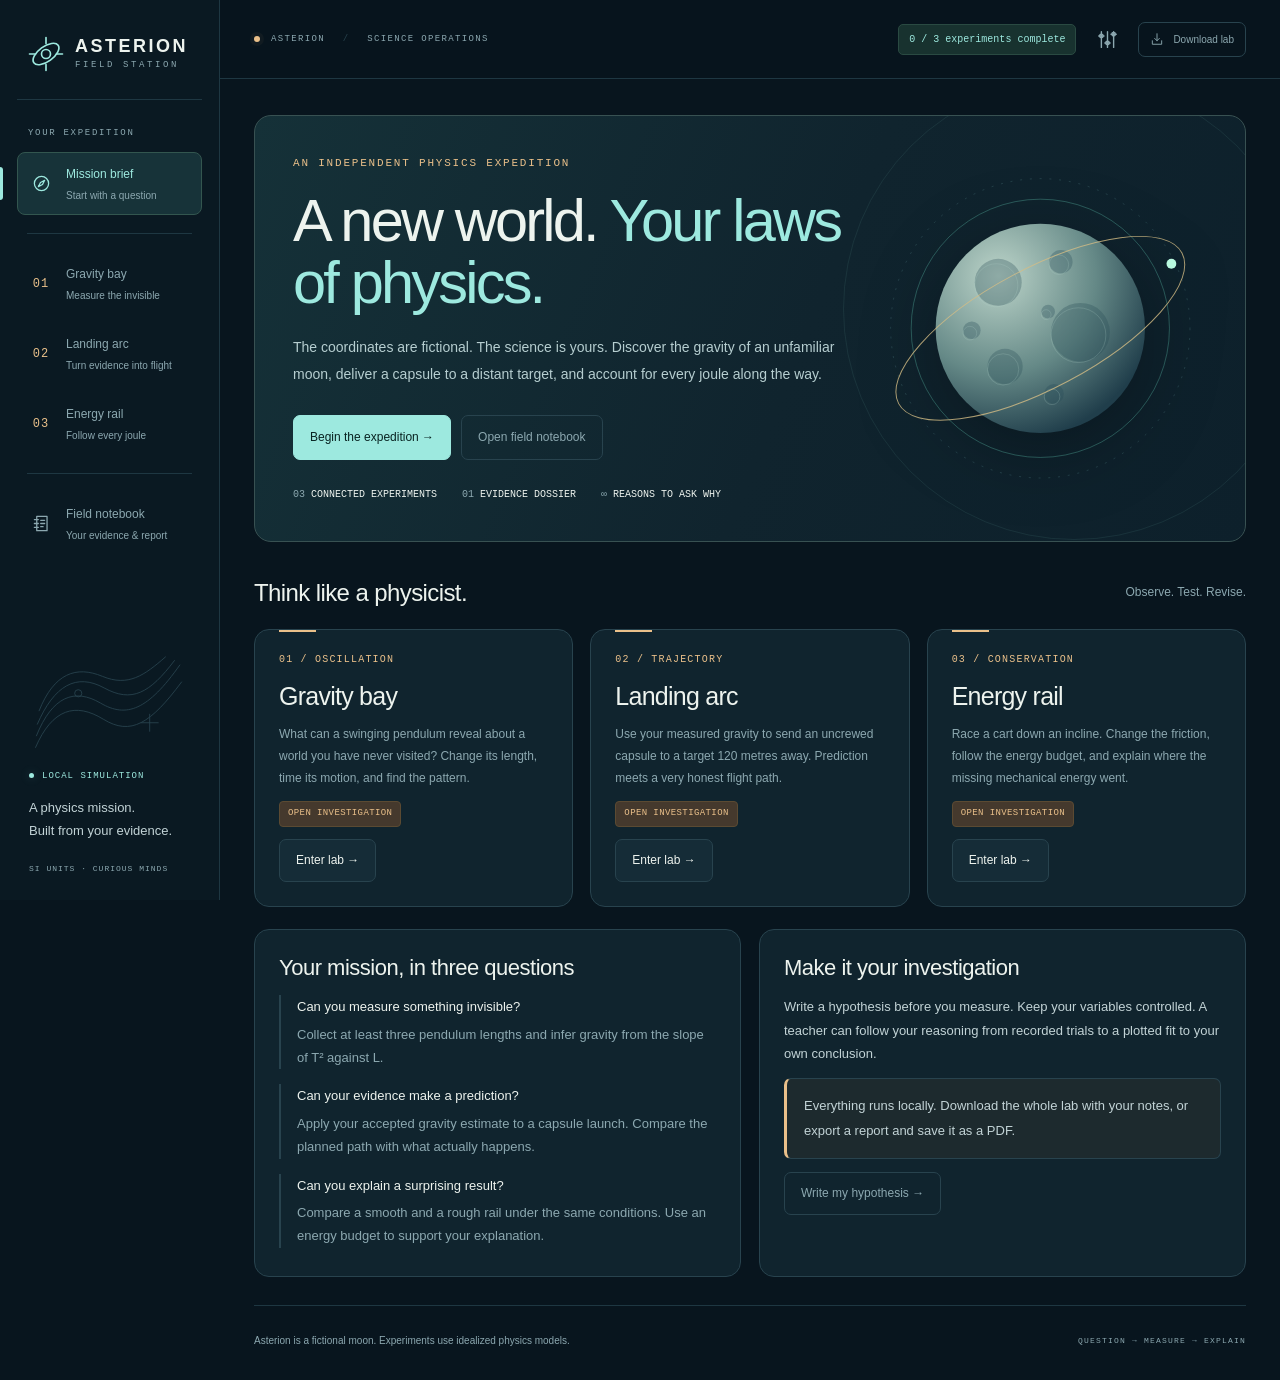
<file: asterion-field-station.html>
<!doctype html>
<html lang="en" data-theme="station">
<head>
<meta charset="utf-8">
<meta name="viewport" content="width=device-width,initial-scale=1">
<meta name="theme-color" content="#08151e">
<meta name="description" content="Asterion Field Station: investigate a fictional moon through interactive physics experiments, real measurements, graphs and a shareable lab report.">
<title>Asterion · Field Station</title>
<style>:root{color-scheme:dark;--page:#08151e;--sidebar:#0a1922;--surface:#10242e;--surface-2:#152c37;--surface-3:#1b3540;--line:#28434e;--line-soft:#1e3742;--ink:#edf3ee;--text:#c2d3d6;--muted:#8ca8b0;--accent:#9de9df;--accent-deep:#c3fff5;--accent-soft:#1c423f;--gold:#eac08a;--gold-soft:#45392d;--danger:#f0a39c;--danger-soft:#442f32;--good:#b7d998;--shadow:0 20px 70px #0003;--radius:15px;font-family:-apple-system,BlinkMacSystemFont,"Segoe UI",Arial,sans-serif;font-size:14px;background:var(--page);color:var(--text)}
*{box-sizing:border-box}body{margin:0;min-width:300px;background:var(--page);color:var(--text)}button,input,select,textarea{font:inherit}button,a{touch-action:manipulation}button{cursor:pointer;color:inherit}button:disabled{cursor:not-allowed;opacity:.43}a{color:var(--accent);text-underline-offset:4px}button:focus-visible,a:focus-visible,input:focus-visible,select:focus-visible,textarea:focus-visible,summary:focus-visible,[tabindex]:focus-visible{outline:2px solid var(--gold);outline-offset:4px}button,input,select,textarea{-webkit-tap-highlight-color:transparent}[hidden]{display:none!important}svg{max-width:100%}.icon-definitions{position:absolute;width:0;height:0;overflow:hidden}.icon{width:21px;height:21px;display:block;fill:none;stroke:currentColor;stroke-width:1.6;stroke-linecap:round;stroke-linejoin:round;flex:0 0 auto}.skip-link{position:fixed;left:16px;top:10px;z-index:200;padding:13px 18px;border-radius:8px;background:var(--accent);color:var(--page);transform:translateY(-160%)}.skip-link:focus{transform:translateY(0)}h1,h2,h3,h4,p{margin-top:0}h1,h2,h3,h4{color:var(--ink);font-weight:500}p{line-height:1.8}small{font-size:12px}.muted{color:var(--muted)}.mono,.eyebrow,.mission-kicker,.section-kicker,.tag,.nav-number,.mission-progress,.status-chip,.instrument-value>span,.stage-head,.stage-bottom,.station-coordinate,.footer-signature{font-family:ui-monospace,SFMono-Regular,Consolas,"Liberation Mono",monospace}.eyebrow,.mission-kicker,.section-kicker{font-size:11px;font-weight:500;letter-spacing:1.8px;text-transform:uppercase;color:var(--gold);line-height:1.7;margin-bottom:13px}.tag{display:inline-flex;align-items:center;gap:7px;padding:6px 9px;border:1px solid var(--line);color:var(--accent);border-radius:4px;font-size:10px;letter-spacing:.7px;line-height:1.5}.section-heading{display:flex;align-items:center;justify-content:space-between;gap:20px;margin:37px 0 17px}.section-heading h2,.section-heading h3{margin:0;font-size:24px;letter-spacing:-.6px}.section-heading p{margin:0;color:var(--muted);font-size:12px}

/* The station shell */
.station-sidebar{position:fixed;inset:0 auto 0 0;width:220px;background:var(--sidebar);border-right:1px solid var(--line-soft);z-index:40;display:flex;flex-direction:column;padding:29px 17px 24px;overflow-y:auto;scrollbar-width:thin}.station-brand{display:flex;align-items:center;gap:10px;padding:5px 9px 26px;width:100%;border:0;border-bottom:1px solid var(--line-soft);background:none;text-align:left}.brand-mark{display:flex;align-items:center;justify-content:center;width:39px;height:39px;color:var(--accent)}.brand-mark .icon{width:36px;height:36px;stroke-width:1.1}.brand-copy{display:flex;flex-direction:column;gap:5px;white-space:nowrap}.brand-copy>strong{font-size:18px;letter-spacing:2.5px;font-weight:650;color:var(--ink);line-height:1}.brand-copy>small{font:9px ui-monospace,SFMono-Regular,Consolas,monospace;letter-spacing:2.6px;color:var(--muted)}.rail-label{font:9px ui-monospace,SFMono-Regular,Consolas,monospace;color:var(--muted);letter-spacing:1.7px;margin:28px 11px 14px}.station-nav{display:flex;flex-direction:column;gap:7px}.nav-link{position:relative;display:flex;align-items:center;gap:12px;width:100%;min-height:63px;border:1px solid transparent;border-radius:8px;background:none;text-align:left;padding:11px 10px;color:var(--muted);transition:background .18s,border-color .18s,color .18s}.nav-link>span:last-child{min-width:0;display:flex;flex-direction:column;gap:5px}.nav-link strong{font-size:12px;line-height:1.5;font-weight:500;color:inherit}.nav-link small{font-size:10px;line-height:1.5;color:var(--muted)}.nav-link:hover{background:#102933;color:var(--ink)}.nav-link.is-active,.nav-link.active,.nav-link[aria-current=page]{background:#173339;border-color:#33564f;color:var(--accent)}.nav-link.is-active:before,.nav-link.active:before,.nav-link[aria-current=page]:before{content:"";position:absolute;left:-18px;top:14px;bottom:14px;width:3px;background:var(--accent);border-radius:0 3px 3px 0}.nav-number{display:flex;align-items:center;justify-content:center;width:26px;flex:0 0 26px;font-size:12px;letter-spacing:1px;color:var(--gold)}.nav-icon{width:26px;display:flex;align-items:center;justify-content:center;flex:0 0 26px}.nav-icon>.icon{width:19px;height:19px}.nav-rule{height:1px;background:var(--line-soft);margin:11px 10px}.station-sidebar-foot{margin-top:auto;padding:37px 12px 0;color:var(--muted)}.station-contour{display:block;width:100%;max-width:180px;height:100px;margin-bottom:17px;color:var(--line);stroke:currentColor;stroke-width:1}.station-local{display:flex;align-items:center;gap:8px;font:9px ui-monospace,SFMono-Regular,Consolas,monospace;letter-spacing:1px;color:var(--accent);margin-bottom:15px}.station-local>i{width:5px;height:5px;border-radius:50%;background:var(--accent);box-shadow:0 0 10px #9de9df40}.station-sidebar-foot p{font-size:13px;line-height:1.8;margin:0 0 19px;color:var(--text)}.station-coordinate{font-size:8px;letter-spacing:1px;line-height:1.8;display:block;color:var(--muted)}.station-workspace{margin-left:220px;min-width:0}.station-topbar{height:79px;display:flex;align-items:center;justify-content:space-between;gap:20px;padding:0 34px;border-bottom:1px solid var(--line-soft);position:sticky;top:0;z-index:30;background:#08151eed;backdrop-filter:blur(14px)}.topbar-location{display:flex;align-items:center;gap:11px;color:var(--muted);font:9px ui-monospace,SFMono-Regular,Consolas,monospace;letter-spacing:1.35px;white-space:nowrap}.topbar-location i{font-style:normal;color:var(--line);margin:0 11px}.location-dot{display:block;width:6px;height:6px;background:var(--gold);border-radius:50%;box-shadow:0 0 0 4px #eac08a0a}.station-topbar-actions{display:flex;align-items:center;gap:12px;min-width:0}.mission-progress{font-size:10px;line-height:1.5;color:var(--accent);background:#18322f;border:1px solid #2a4a42;border-radius:5px;padding:7px 10px;white-space:nowrap}.icon-button{display:inline-flex;align-items:center;justify-content:center;border:1px solid transparent;background:none;border-radius:8px;width:38px;height:38px;color:var(--muted)}.icon-button:hover{border-color:var(--line);background:var(--surface);color:var(--accent)}.station-main{padding:36px 34px 28px;max-width:1600px;margin:0 auto;min-height:calc(100vh - 175px);outline:none}.station-footer{display:flex;align-items:center;justify-content:space-between;gap:22px;margin:0 34px;padding:26px 0 30px;border-top:1px solid var(--line-soft);color:var(--muted);font-size:10px;line-height:1.8}.footer-signature{font-size:8px;letter-spacing:1.2px;text-align:right;white-space:nowrap}

/* Controls and common elements */
.button{display:inline-flex;align-items:center;justify-content:center;gap:9px;min-height:43px;border:1px solid var(--line);border-radius:7px;background:var(--surface-2);color:var(--text);padding:11px 16px;font-size:12px;font-weight:500;line-height:1.5;text-align:center;text-decoration:none;transition:background .18s,border-color .18s,transform .18s}.button:hover:not(:disabled){border-color:#4b7177;background:#1c3842}.button.primary{background:var(--accent);border-color:var(--accent);color:#082321}.button.primary:hover:not(:disabled){background:#baf9ed;border-color:#baf9ed}.button.secondary{background:var(--surface-2);color:var(--ink)}.button.ghost{background:transparent;color:var(--muted)}.button.ghost:hover:not(:disabled){color:var(--accent);background:#112731}.button.danger{color:var(--danger);border-color:#62413d;background:var(--danger-soft)}.button .icon{width:16px;height:16px}.header-download{min-height:35px;padding:8px 11px;font-size:10px}.header-download .icon{width:14px;height:14px}.action-row,.lab-actions,.mission-actions,.mission-path-actions{display:flex;align-items:center;gap:10px;flex-wrap:wrap}.panel,.chart-panel,.report-card,.control-panel,.empty-state{background:var(--surface);border:1px solid var(--line);border-radius:var(--radius);padding:24px;min-width:0}.panel h2,.chart-panel h2,.report-card h2,.control-panel h2{font-size:22px;line-height:1.3;letter-spacing:-.5px;margin:0 0 13px}.panel h3,.report-card h3,.control-panel h3,.chart-panel h3{font-size:16px;line-height:1.45;margin:0 0 12px}.panel p:last-child,.scientific-note p:last-child{margin-bottom:0}.panel p,.control-panel>p,.report-card p{font-size:13px}.panel+.panel{margin-top:18px}.status-chip{display:inline-flex;align-items:center;gap:6px;white-space:nowrap;border-radius:4px;padding:5px 8px;font-size:9px;letter-spacing:.4px;line-height:1.5;color:var(--muted);border:1px solid var(--line);background:#11242c}.status-chip.active,.status-chip.is-active{color:var(--gold);background:var(--gold-soft);border-color:#5b4a32}.status-chip.pass,.status-chip.is-complete,.status-chip.complete{color:var(--good);background:#263a2b;border-color:#425b3d}.scientific-note{border:1px solid var(--line);border-left:3px solid var(--gold);background:#1d2a2e;border-radius:7px;padding:15px 17px;color:var(--text);font-size:12px;line-height:1.85}.scientific-note strong{color:var(--gold);font-weight:500}.scientific-note p{font-size:12px}.scientific-note ul{margin:8px 0;padding-left:18px}.feedback{font-size:13px;line-height:1.8;padding:12px 0;color:var(--text)}.feedback.correct,.feedback.success{color:var(--good)}.feedback.incorrect,.feedback.error{color:var(--danger)}.formula{font-family:ui-monospace,SFMono-Regular,Consolas,monospace;font-size:14px;line-height:1.9;color:var(--accent-deep);border:1px solid var(--line);background:#0c1e28;border-radius:8px;padding:14px 16px;overflow-wrap:anywhere;margin:13px 0}.empty-state{text-align:center;padding:38px 24px;border-style:dashed;background:#10232a}.empty-state h2,.empty-state h3{font-size:23px}.empty-state p{color:var(--muted);max-width:510px;margin:0 auto 17px}.empty-state .button{margin-top:5px}
input,select,textarea{color:var(--ink);background:#0c1d27;border:1px solid #34525e;border-radius:7px;padding:11px 12px;min-width:0;max-width:100%}input,select{min-height:43px}select{width:100%;color:var(--text)}textarea{display:block;width:100%;resize:vertical;min-height:110px;line-height:1.8;font-size:13px}input::placeholder,textarea::placeholder{color:#73909c}label{line-height:1.6}.control-field,.field{display:flex;flex-direction:column;gap:7px;min-width:0;margin-bottom:17px}.control-field>label,.control-field>span,.field>span{display:flex;justify-content:space-between;align-items:baseline;gap:10px;color:var(--muted);font-size:11px}.control-field output,.control-field>output{font:14px ui-monospace,SFMono-Regular,Consolas,monospace;color:var(--ink)}.control-field small,.field small{font-size:10px;color:var(--muted);line-height:1.7}.control-grid{display:grid;grid-template-columns:repeat(2,minmax(0,1fr));gap:0 15px}.control-grid .full,.control-field.full{grid-column:1/-1}input[type=range]{appearance:none;-webkit-appearance:none;padding:0;height:28px;min-height:28px;background:transparent;border:0;border-radius:0;cursor:pointer;width:100%;margin:4px 0 0}input[type=range]::-webkit-slider-runnable-track{height:4px;background:#35545c;border-radius:4px}input[type=range]::-moz-range-track{height:4px;background:#35545c;border-radius:4px}input[type=range]::-webkit-slider-thumb{appearance:none;-webkit-appearance:none;width:16px;height:16px;margin-top:-6px;border-radius:50%;border:3px solid #0d252b;background:var(--accent);box-shadow:0 0 0 1px var(--accent)}input[type=range]::-moz-range-thumb{width:11px;height:11px;border-radius:50%;border:3px solid #0d252b;background:var(--accent);box-shadow:0 0 0 1px var(--accent)}input[type=checkbox]{accent-color:var(--accent);min-height:16px;width:16px;height:16px;padding:0;flex:0 0 auto}.check-field,.setting.check{display:flex;align-items:center;gap:10px;font-size:12px;color:var(--text);line-height:1.7}.settings-grid{display:grid;grid-template-columns:repeat(2,minmax(0,1fr));gap:18px}.setting{display:flex;flex-direction:column;gap:9px;min-width:0}.setting>span,.setting>label{font-size:12px;color:var(--muted)}.setting input,.setting select{width:100%}

/* Mission brief */
.mission-hero{position:relative;overflow:hidden;display:grid;grid-template-columns:minmax(0,1.25fr) minmax(200px,.75fr);align-items:center;gap:27px;min-height:386px;padding:38px;border:1px solid #385152;border-radius:17px;background:linear-gradient(112deg,#153138 0%,#10242e 55%,#0d202b 100%);isolation:isolate}.mission-hero:before{content:"";position:absolute;width:460px;height:460px;border:1px solid #3f6d6f38;border-radius:50%;right:-60px;top:-38px;z-index:-1}.mission-hero:after{content:"";position:absolute;inset:0;z-index:-1;background-image:radial-gradient(#b8e8d81c .7px,transparent .7px);background-size:24px 24px;opacity:.34;mask-image:linear-gradient(90deg,transparent,black)}.mission-title{font-size:clamp(38px,4.65vw,72px);font-weight:500;line-height:1.045;letter-spacing:-2.8px;max-width:750px;margin:0 0 20px}.mission-title em,.mission-title .accent{font-style:normal;color:var(--accent)}.mission-lede{font-size:14px;line-height:1.95;color:#b6ced0;max-width:640px;margin:0 0 26px}.mission-kicker{color:var(--gold);margin-bottom:17px}.moon-medallion{display:block;width:100%;max-width:350px;aspect-ratio:1;margin:0 auto;overflow:visible;filter:drop-shadow(0 18px 35px #0004)}.mission-hero .mission-actions .button{min-height:45px}.mission-meta{display:flex;flex-wrap:wrap;gap:15px 25px;color:var(--muted);font:10px ui-monospace,SFMono-Regular,Consolas,monospace;line-height:1.7;margin-top:26px}.mission-meta strong{color:var(--ink);font-weight:500}.mission-grid{display:grid;grid-template-columns:repeat(3,minmax(0,1fr));gap:17px;margin:22px 0}.experiment-card{position:relative;padding:24px;display:flex;flex-direction:column;gap:12px;background:var(--surface);border:1px solid var(--line);border-radius:var(--radius);min-width:0;overflow:hidden}.experiment-card:before{content:"";position:absolute;inset:0 auto auto 24px;height:2px;width:37px;background:var(--gold)}.experiment-card .card-number,.experiment-card .experiment-number{font:10px ui-monospace,SFMono-Regular,Consolas,monospace;color:var(--gold);letter-spacing:1.2px}.experiment-card h2,.experiment-card h3{font-size:25px;letter-spacing:-.75px;line-height:1.2;margin:4px 0 0}.experiment-card p{font-size:12px;color:var(--muted);line-height:1.85;margin:0}.experiment-card .button{align-self:flex-start;margin-top:auto}.experiment-card .status-chip{align-self:flex-start}.experiment-card .card-icon,.experiment-card>.icon{color:var(--accent);width:31px;height:31px;margin:10px 0 4px}.mission-step-list{list-style:none;padding:0;margin:4px 0;display:grid;gap:15px}.mission-step-list li{padding:0 0 0 16px;border-left:2px solid var(--line);color:var(--muted);font-size:13px;line-height:1.8}.mission-step-list li strong{display:block;color:var(--ink);font-weight:500;margin-bottom:4px}.mission-step-list li p{margin:0}.mission-brief-grid{display:grid;grid-template-columns:1fr 1fr;gap:18px;margin-top:22px}.mission-brief-grid>.panel+.panel{margin-top:0}

/* Experimental workspace */
.lab-intro{margin:0 0 25px;max-width:900px}.lab-intro h1,.lab-intro h2{font-size:clamp(29px,3.4vw,43px);letter-spacing:-1.4px;line-height:1.15;margin:0 0 13px}.lab-intro p{font-size:13px;color:var(--muted);line-height:1.95;max-width:760px;margin-bottom:0}.lab-intro .mission-kicker,.lab-intro .eyebrow{margin-bottom:12px}.lab-layout{display:grid;grid-template-columns:minmax(0,1fr) 313px;gap:19px;align-items:start;margin-bottom:22px}.lab-stage{border:1px solid #35515a;border-radius:var(--radius);background:#0a1b25;overflow:hidden;min-width:0;box-shadow:var(--shadow)}.stage-head{display:flex;align-items:center;justify-content:space-between;gap:14px;padding:15px 18px;border-bottom:1px solid var(--line-soft);font-size:10px;letter-spacing:.7px;color:var(--muted);background:#0b1b24}.stage-head strong{color:var(--accent);font-weight:500}.stage-head .status-chip{font-size:8px}.lab-stage canvas,#simCanvas{display:block;width:100%;height:430px;min-height:300px;touch-action:none;background:#091923}.stage-bottom{padding:13px 17px;border-top:1px solid var(--line-soft);color:var(--muted);font-size:9px;line-height:1.8;letter-spacing:.25px;display:flex;justify-content:space-between;gap:14px;flex-wrap:wrap}.control-panel{padding:21px}.control-panel>h2{font-size:18px;margin-bottom:13px}.control-panel>h3{font-size:16px}.control-panel>.scientific-note{padding:12px 13px;font-size:11px}.control-panel .lab-actions{margin:19px 0 12px}.control-panel .lab-actions>.button{flex:1 1 105px;padding:10px;font-size:11px}.control-divider{height:1px;background:var(--line);margin:22px 0}.control-caption{font:9px ui-monospace,SFMono-Regular,Consolas,monospace;letter-spacing:1.4px;color:var(--gold);text-transform:uppercase;margin-bottom:14px}.instrument-grid{display:grid;grid-template-columns:repeat(4,minmax(0,1fr));gap:11px;margin:17px 0 21px}.instrument-value{padding:15px;background:var(--surface);border:1px solid var(--line);border-radius:9px;min-width:0}.instrument-value strong{display:block;font-size:25px;font-weight:500;color:var(--ink);line-height:1.3;letter-spacing:-.7px;overflow-wrap:anywhere}.instrument-value strong small{font-size:11px;color:var(--muted);font-weight:400;letter-spacing:0}.instrument-value>span,.instrument-value>small{display:block;font-size:9px;color:var(--muted);letter-spacing:.65px;line-height:1.6;margin-top:7px;text-transform:uppercase}.lab-actions{margin:17px 0}.lab-below{display:grid;grid-template-columns:minmax(0,1.3fr) minmax(0,.7fr);gap:20px;align-items:start;margin:22px 0}.experiment-notes{margin:21px 0}.experiment-notes h3{font-size:17px;margin-bottom:11px}.experiment-notes label{display:block;color:var(--muted);font-size:12px;line-height:1.7;margin-bottom:8px}.experiment-notes textarea+label{margin-top:18px}.experiment-notes textarea{margin-bottom:13px}.energy-meter{display:grid;gap:12px;margin:20px 0}.energy-row{display:grid;grid-template-columns:95px minmax(0,1fr) 60px;align-items:center;gap:10px;font-size:11px;color:var(--muted)}.energy-row>strong{font:11px ui-monospace,SFMono-Regular,Consolas,monospace;color:var(--ink);text-align:right}.energy-track,.meter-track,.energy-bar{height:7px;min-width:0;border-radius:5px;background:#29434d;overflow:hidden}.energy-fill,.meter-fill,.energy-bar>i{display:block;height:100%;background:var(--accent);border-radius:5px}.energy-meter progress{width:100%;height:8px;accent-color:var(--accent)}.energy-row.potential .energy-fill{background:var(--gold)}.energy-row.dissipated .energy-fill{background:#ad93c4}.trial-row{display:flex;align-items:center;justify-content:space-between;gap:14px;padding:11px 0;border-bottom:1px solid var(--line);font-size:12px}.trial-row:last-child{border-bottom:0}.trial-row strong{font-weight:500;color:var(--ink)}

/* Graphs and the student's research notebook */
.chart-panel{margin:21px 0;padding:22px}.chart-panel>svg,.chart-panel .chart-canvas>svg{display:block;width:100%;max-width:900px;height:auto;margin:10px auto;overflow:visible}.chart-panel svg text,#dataChart text{font-family:ui-monospace,SFMono-Regular,Consolas,monospace;fill:var(--muted);font-size:12px}.chart-panel svg .axis-label,#dataChart .axis-label{fill:var(--text);font-size:13px}.chart-axis{stroke:var(--muted);stroke-width:1;fill:none}.chart-grid{stroke:var(--line);stroke-width:1;fill:none}.chart-line{stroke:var(--accent);stroke-width:2;fill:none;stroke-linejoin:round;stroke-linecap:round}.chart-fit{stroke:var(--gold);stroke-width:1.8;stroke-dasharray:6 4;fill:none}.chart-point{fill:var(--accent);stroke:var(--page);stroke-width:2}.chart-data{margin-top:14px;color:var(--muted);font-size:11px}.chart-data summary{cursor:pointer;color:var(--accent);padding:10px 0;min-height:37px}.chart-legend{display:flex;align-items:center;gap:18px;flex-wrap:wrap;margin-top:13px;font-size:10px;color:var(--muted)}.chart-legend span{display:inline-flex;align-items:center;gap:7px}.chart-legend i{display:block;width:17px;border-top:2px solid var(--accent)}.chart-legend .fit i{border-color:var(--gold);border-top-style:dashed}.table-wrap{width:100%;max-width:100%;overflow-x:auto;scrollbar-width:thin;border:1px solid var(--line);border-radius:8px;margin:15px 0}.table-wrap table{min-width:440px}table{width:100%;border-collapse:collapse;text-align:left;font-size:12px}th,td{padding:12px 13px;border-bottom:1px solid var(--line);line-height:1.6;vertical-align:top}th{font:9px ui-monospace,SFMono-Regular,Consolas,monospace;color:var(--muted);letter-spacing:.6px;text-transform:uppercase;background:#0d2029;white-space:nowrap}td{color:var(--text)}tbody tr:last-child td{border-bottom:0}td .button{min-height:30px;padding:6px 8px;font-size:10px}.number{font-family:ui-monospace,SFMono-Regular,Consolas,monospace;color:var(--ink)}.notebook-layout{display:grid;grid-template-columns:minmax(0,1.65fr) minmax(260px,.75fr);gap:20px;align-items:start}.notebook-layout>.panel+.panel{margin-top:0}.notebook-heading{display:flex;align-items:flex-start;justify-content:space-between;gap:20px;margin-bottom:22px}.notebook-heading h1,.notebook-heading h2{font-size:38px;letter-spacing:-1.3px;line-height:1.15;margin:0 0 11px}.notebook-heading p{font-size:13px;color:var(--muted);line-height:1.8;margin:0}.report-card{margin-bottom:18px}.report-card h3{display:flex;align-items:center;justify-content:space-between;gap:12px}.report-grid{display:grid;grid-template-columns:repeat(2,minmax(0,1fr));gap:16px;margin:17px 0}.report-metric{padding:13px 15px;border:1px solid var(--line);border-radius:8px;background:#0b2029}.report-metric>strong{font:21px ui-monospace,SFMono-Regular,Consolas,monospace;color:var(--accent);font-weight:400}.report-metric>span{display:block;font-size:10px;color:var(--muted);margin-top:7px;line-height:1.7}.notebook-summary{display:grid;gap:13px}.notebook-summary>div{padding:13px 0;border-bottom:1px solid var(--line)}.notebook-summary>div:last-child{border:0}.notebook-summary strong{color:var(--ink);font-size:13px;font-weight:500}.notebook-summary p{font-size:12px;color:var(--muted);margin:7px 0 0}.notebook-summary .status-chip{margin-bottom:8px}.notes-count{font:10px ui-monospace,SFMono-Regular,Consolas,monospace;color:var(--muted);text-align:right;margin-top:6px}.report-callout{border:1px solid #456052;background:#1c332d;padding:18px;border-radius:10px;color:var(--text)}.report-callout strong{display:block;font-size:16px;color:var(--accent);font-weight:500;margin-bottom:8px}.report-callout p{font-size:12px;color:var(--text);margin-bottom:13px}

/* Daylight keeps the simulation viewport dark and makes the reading surfaces paper-light. */
@media screen{html[data-theme=daylight]{color-scheme:light;--page:#f4f5ef;--sidebar:#e7efed;--surface:#ffffff;--surface-2:#edf2ed;--surface-3:#e0ebe6;--line:#bdceca;--line-soft:#d1ded7;--ink:#142f3a;--text:#304c57;--muted:#526c75;--accent:#176c6e;--accent-deep:#14565c;--accent-soft:#d9ece5;--gold:#826020;--gold-soft:#f2ead6;--danger:#9f4039;--danger-soft:#f7e8e4;--good:#356834;--shadow:0 18px 50px #23443910}html[data-theme=daylight] .station-topbar{background:#f4f5eff0}html[data-theme=daylight] .station-sidebar{background:var(--sidebar)}html[data-theme=daylight] .nav-link:hover{background:#dce9e4;color:var(--ink)}html[data-theme=daylight] .nav-link.is-active,html[data-theme=daylight] .nav-link.active,html[data-theme=daylight] .nav-link[aria-current=page]{background:#d7eae2;border-color:#94b5a8;color:var(--accent)}html[data-theme=daylight] .mission-progress{background:#e0efe4;border-color:#a6c2ac;color:#2e643f}html[data-theme=daylight] .location-dot{box-shadow:0 0 0 4px #8260200a}html[data-theme=daylight] .station-local>i{box-shadow:0 0 10px #176c6e20}html[data-theme=daylight] .button:hover:not(:disabled){background:#e0ebe6;border-color:#8cab9e}html[data-theme=daylight] .button.primary{background:var(--accent);border-color:var(--accent);color:#ffffff}html[data-theme=daylight] .button.primary:hover:not(:disabled){background:#11595c;border-color:#11595c}html[data-theme=daylight] .button.ghost:hover:not(:disabled){background:#e3ede6;color:var(--accent)}html[data-theme=daylight] .button.danger{border-color:#d8aba5}html[data-theme=daylight] .status-chip{background:#f0f4ef;color:var(--muted);border-color:#bdceca}html[data-theme=daylight] .status-chip.active,html[data-theme=daylight] .status-chip.is-active{background:#f2ead6;border-color:#d7bf8b;color:#79591b}html[data-theme=daylight] .status-chip.pass,html[data-theme=daylight] .status-chip.is-complete,html[data-theme=daylight] .status-chip.complete{background:#e4f0e0;border-color:#a5c39a;color:#356834}html[data-theme=daylight] .scientific-note{background:#f6f3e9;border-color:#d5d5be;border-left-color:var(--gold)}html[data-theme=daylight] .formula{background:#edf4ee}html[data-theme=daylight] .empty-state{background:#edf3ec}html[data-theme=daylight] input,html[data-theme=daylight] select,html[data-theme=daylight] textarea{background:#fbfcf8;border-color:#9fb9af;color:var(--ink)}html[data-theme=daylight] input::placeholder,html[data-theme=daylight] textarea::placeholder{color:#667d82}html[data-theme=daylight] input[type=range]{background:transparent;border:0}html[data-theme=daylight] input[type=range]::-webkit-slider-runnable-track{background:#adcbc1}html[data-theme=daylight] input[type=range]::-moz-range-track{background:#adcbc1}html[data-theme=daylight] input[type=range]::-webkit-slider-thumb{border-color:#f8fbf5}html[data-theme=daylight] input[type=range]::-moz-range-thumb{border-color:#f8fbf5}html[data-theme=daylight] .mission-hero{background:linear-gradient(112deg,#e8f1e5 0%,#f5f5eb 57%,#e4eeea 100%);border-color:#adbeaf}html[data-theme=daylight] .mission-hero:before{border-color:#4c776329}html[data-theme=daylight] .mission-hero:after{background-image:radial-gradient(#2b615c30 .7px,transparent .7px);opacity:.5}html[data-theme=daylight] .mission-lede{color:#48616a}html[data-theme=daylight] .moon-medallion{border-radius:50%;background:#102a34;box-shadow:0 0 0 1px #68817735;filter:drop-shadow(0 15px 26px #254c3e1f)}html[data-theme=daylight] .lab-stage{--accent:#9de9df;--muted:#9db8c0;--text:#c2d3d6;--line:#28434e;--line-soft:#1e3742;background:#0a1b25;border-color:#35515a}html[data-theme=daylight] .lab-stage .status-chip{background:#11242c;border-color:#35515a;color:#b2c7ce}html[data-theme=daylight] .lab-stage .status-chip.active{background:#45392d;border-color:#6f593a;color:#eac08a}html[data-theme=daylight] .energy-track,html[data-theme=daylight] .meter-track,html[data-theme=daylight] .energy-bar{background:#d7e5dc}html[data-theme=daylight] .energy-row.dissipated .energy-fill{background:#805f9d}html[data-theme=daylight] th{background:#edf3ed;color:#4f6971}html[data-theme=daylight] tbody tr:nth-child(even){background:#f6f8f3}html[data-theme=daylight] .report-metric{background:#edf4ee}html[data-theme=daylight] .report-callout{background:#e9f2e3;border-color:#aec6a6}html[data-theme=daylight] .modal-overlay{background:#1e3b455c}html[data-theme=daylight] .modal{border-color:#a7beb5;box-shadow:0 24px 80px #233c4933}html[data-theme=daylight] .toast{background:#174e45;color:#f3fff7;border-color:#174e45;box-shadow:0 10px 40px #234c3e22}html[data-theme=daylight] .noscript{background:#f7efd8;color:#79591b;border-color:#b39a5a}}

/* Dialogs and usability */
.modal-overlay{position:fixed;inset:0;z-index:100;display:flex;align-items:center;justify-content:center;padding:25px;background:#01070bcc;backdrop-filter:blur(8px)}.modal{width:min(720px,100%);max-height:calc(100dvh - 50px);overflow:auto;background:var(--surface);border:1px solid #42616a;border-radius:17px;box-shadow:0 24px 90px #0007}.modal-heading{display:flex;align-items:center;justify-content:space-between;gap:20px;position:sticky;top:0;z-index:2;background:var(--surface);padding:23px 25px;border-bottom:1px solid var(--line)}.modal-heading h2{font-size:22px;line-height:1.35;margin:0;letter-spacing:-.5px}.modal-body{padding:24px 25px;font-size:13px;line-height:1.9}.modal-body>p:last-child{margin-bottom:0}.modal-body pre{white-space:pre-wrap;overflow-wrap:anywhere;font:11px ui-monospace,SFMono-Regular,Consolas,monospace;padding:15px;background:var(--page);border-radius:8px;border:1px solid var(--line);color:var(--text)}.modal-body .button{margin-top:10px}.modal-body ul{padding-left:19px;color:var(--muted)}.toast{position:fixed;z-index:150;left:50%;bottom:23px;transform:translateX(-50%);width:max-content;max-width:min(640px,calc(100vw - 32px));padding:14px 19px;background:#c2f5df;color:#16312b;box-shadow:0 10px 40px #0004;border:1px solid #e2fff1;border-radius:8px;font-size:12px;line-height:1.7;text-align:center}.noscript{position:fixed;inset:auto 20px 20px;z-index:300;padding:20px;background:#201e1b;color:var(--gold);border:1px solid var(--gold);border-radius:9px;text-align:center}.sr-only{position:absolute;width:1px;height:1px;padding:0;margin:-1px;overflow:hidden;clip:rect(0,0,0,0);white-space:nowrap;border:0}
html[data-reading=large],html[data-font-size=large]{font-size:16px}html[data-reading=large] p,html[data-font-size=large] p{font-size:15px;line-height:1.95}html[data-reading=large] .control-field>label,html[data-reading=large] .field>span,html[data-font-size=large] .control-field>label,html[data-font-size=large] .field>span{font-size:13px}html[data-reading=large] .table-wrap table,html[data-font-size=large] .table-wrap table{font-size:14px}html[data-reduce-motion=true] *,html[data-reduced-motion=true] *{animation:none!important;transition:none!important;scroll-behavior:auto!important}

@media(min-width:1600px){.mission-title{font-size:75px}.station-main{padding-top:42px}.mission-hero{padding:47px}.lab-stage canvas,#simCanvas{height:485px}}
@media(max-width:1180px){.station-sidebar{width:195px;padding-inline:12px}.station-workspace{margin-left:195px}.station-brand{gap:7px;padding-inline:5px}.brand-copy>strong{font-size:16px;letter-spacing:2px}.brand-copy>small{font-size:8px;letter-spacing:2.3px}.brand-mark{width:33px}.brand-mark .icon{width:33px;height:33px}.nav-link{gap:8px;padding-inline:7px}.nav-link.is-active:before,.nav-link.active:before,.nav-link[aria-current=page]:before{left:-13px}.station-topbar{padding-inline:26px}.station-main{padding:29px 26px 23px}.station-footer{margin-inline:26px}.topbar-location{font-size:8px;letter-spacing:1px}.topbar-location i{margin-inline:7px}.station-topbar-actions{gap:8px}.mission-hero{padding:30px;gap:20px;grid-template-columns:minmax(0,1.2fr) minmax(180px,.8fr)}.mission-title{font-size:52px;letter-spacing:-2px}.mission-lede{font-size:13px}.mission-grid{gap:13px}.experiment-card{padding:20px}.experiment-card h2,.experiment-card h3{font-size:22px}.lab-layout{grid-template-columns:minmax(0,1fr) 285px;gap:15px}.control-panel{padding:18px}.instrument-grid{gap:8px}.instrument-value{padding:12px}.instrument-value strong{font-size:23px}.instrument-value>span{font-size:8px;letter-spacing:.3px}.notebook-layout{grid-template-columns:minmax(0,1.4fr) minmax(235px,.8fr)}}
@media(max-width:1020px){.topbar-location{display:none}.station-topbar{justify-content:flex-end}.lab-layout{grid-template-columns:minmax(0,1fr)}.lab-stage canvas,#simCanvas{height:420px}.control-panel .control-grid{grid-template-columns:repeat(2,minmax(0,1fr));gap:0 24px}.control-panel .lab-actions{margin-top:10px}.control-panel .lab-actions>.button{flex:0 1 auto;min-width:130px}.lab-below{grid-template-columns:minmax(0,1fr)}.mission-title{font-size:46px}.mission-hero{padding:27px;grid-template-columns:minmax(0,1.4fr) minmax(145px,.6fr)}.moon-medallion{min-width:150px}.mission-grid{grid-template-columns:minmax(0,1fr)}.experiment-card{display:grid;grid-template-columns:minmax(0,1fr) auto;gap:9px 24px}.experiment-card>p{grid-column:1}.experiment-card .button{grid-column:2;grid-row:2/5;align-self:center}.experiment-card .status-chip{justify-self:start}.mission-brief-grid{grid-template-columns:minmax(0,1fr)}.notebook-layout{grid-template-columns:minmax(0,1fr)}.notebook-layout>.panel{margin-top:0}.notebook-summary{grid-template-columns:repeat(3,minmax(0,1fr));gap:16px}.notebook-summary>div{border-bottom:0;border-right:1px solid var(--line);padding:0 13px 0 0}.notebook-summary>div:last-child{border:0;padding-right:0}}
@media(max-width:760px){.station-sidebar{position:sticky;inset:0 auto auto 0;top:0;width:100%;height:auto;overflow:visible;padding:0;background:#0a1922f5;backdrop-filter:blur(14px);border-right:0;border-bottom:1px solid var(--line-soft)}.station-brand{width:max-content;gap:8px;padding:14px 19px 12px;border:0;min-height:58px}.brand-mark{width:29px;height:29px}.brand-mark .icon{width:28px;height:28px}.brand-copy{gap:4px}.brand-copy>strong{font-size:16px;letter-spacing:2.7px}.brand-copy>small{font-size:8px;letter-spacing:2.3px}.rail-label,.nav-rule,.station-sidebar-foot{display:none}.station-nav{display:flex;flex-direction:row;gap:4px;overflow-x:auto;padding:0 10px 5px;scrollbar-width:none;border-top:1px solid var(--line-soft)}.station-nav::-webkit-scrollbar{display:none}.nav-link{width:auto;min-width:122px;flex:0 0 auto;min-height:52px;padding:9px 10px;gap:8px;border-radius:5px}.nav-link>span:last-child{gap:2px}.nav-link strong{font-size:10px;white-space:nowrap}.nav-link small{font-size:8px;white-space:nowrap}.nav-number{font-size:10px;width:21px;flex-basis:21px}.nav-icon{width:21px;flex-basis:21px}.nav-icon>.icon{width:17px;height:17px}.nav-link.is-active:before,.nav-link.active:before,.nav-link[aria-current=page]:before{left:12px;right:12px;top:auto;bottom:-5px;width:auto;height:2px;border-radius:0}.station-workspace{margin-left:0}.station-topbar{top:115px;height:58px;padding:0 18px;background:#08151ef5;justify-content:space-between}.station-topbar:before{content:"FIELD NOTES / SI UNITS";font:8px ui-monospace,SFMono-Regular,Consolas,monospace;letter-spacing:1px;color:var(--muted)}.station-topbar-actions{gap:8px}.mission-progress{font-size:9px;padding:6px 8px}.icon-button{width:44px;height:44px}.icon-button .icon{width:19px;height:19px}.header-download{padding:7px 9px;min-height:44px;min-width:44px}.header-download .action-label{display:none}.header-download .icon{width:15px;height:15px}.station-main{padding:26px 19px 23px;min-height:calc(100vh - 250px)}.station-footer{margin-inline:19px;gap:16px;padding:22px 0 26px;font-size:9px}.footer-signature{font-size:7px;letter-spacing:.7px;white-space:normal;max-width:124px}.mission-hero{grid-template-columns:minmax(0,1fr);padding:27px 24px;gap:17px;min-height:0}.mission-title{font-size:clamp(40px,9vw,61px);letter-spacing:-1.9px;max-width:650px;line-height:1.05}.mission-kicker{font-size:10px;letter-spacing:1.5px;margin-bottom:14px}.mission-lede{font-size:13px;line-height:1.9;max-width:100%;margin-bottom:21px}.moon-medallion{width:min(65%,280px);min-width:150px;max-height:260px;margin:4px auto -3px}.mission-hero:before{height:340px;width:340px;right:-70px;top:auto;bottom:-65px}.mission-meta{margin-top:19px;font-size:9px;gap:9px 18px}.mission-actions .button{font-size:11px}.section-heading{margin-top:29px}.section-heading h2,.section-heading h3{font-size:22px}.section-heading p{font-size:10px;max-width:175px;text-align:right}.experiment-card{padding:23px;gap:10px 19px}.experiment-card h2,.experiment-card h3{font-size:24px}.experiment-card p{font-size:12px}.experiment-card .button{font-size:11px;padding:10px 13px}.lab-intro h1,.lab-intro h2{font-size:34px;letter-spacing:-1.1px}.lab-intro p{font-size:13px}.lab-intro{margin-bottom:21px}.lab-stage canvas,#simCanvas{height:350px;min-height:290px}.stage-head{padding:13px 14px;font-size:9px;letter-spacing:.2px}.stage-bottom{padding:11px 14px;font-size:8px;gap:7px 13px}.control-panel{padding:21px}.control-panel .lab-actions>.button{min-height:44px;min-width:135px}.control-field>label,.control-field>span,.field>span{font-size:12px}.control-field small,.field small{font-size:11px}.control-panel .control-grid{gap:0 18px}.instrument-grid{grid-template-columns:repeat(2,minmax(0,1fr));gap:9px;margin-top:13px}.instrument-value{padding:15px 16px}.instrument-value strong{font-size:26px}.instrument-value>span{font-size:9px;letter-spacing:.4px}.panel,.chart-panel,.report-card{padding:21px}.panel h2,.chart-panel h2,.report-card h2{font-size:22px}.scientific-note{font-size:12px}.chart-panel{margin-top:19px}.chart-panel svg text,#dataChart text{font-size:13px}.chart-panel .chart-canvas{overflow-x:auto;max-width:100%;scrollbar-width:thin}.chart-panel .chart-canvas>svg{min-width:430px}.chart-data summary{min-height:42px}.table-wrap table{min-width:425px}.table-wrap td,.table-wrap th{padding:11px}.table-wrap td{font-size:12px}.notebook-heading{flex-direction:column;gap:15px}.notebook-heading h1,.notebook-heading h2{font-size:33px;letter-spacing:-1px}.notebook-heading p{font-size:12px}.notebook-summary{grid-template-columns:minmax(0,1fr);gap:12px}.notebook-summary>div{border-right:0;border-bottom:1px solid var(--line);padding:0 0 13px}.notebook-summary>div:last-child{padding-bottom:0}.energy-row{grid-template-columns:85px minmax(0,1fr) 58px;gap:8px;font-size:11px}.settings-grid{grid-template-columns:minmax(0,1fr);gap:18px}.modal-overlay{padding:16px}.modal{max-height:calc(100dvh - 32px);border-radius:12px}.modal-heading{padding:19px 20px}.modal-heading h2{font-size:21px}.modal-body{padding:20px}.modal-body .button{min-height:44px}.toast{bottom:16px;font-size:12px;padding:13px 16px}.button{min-height:44px}.lab-actions{gap:9px}}
@media(max-width:420px){.station-main{padding:23px 15px 20px}.station-topbar{padding-inline:15px}.station-topbar:before{display:none}.station-topbar-actions{gap:5px}.mission-progress{font-size:8px;max-width:136px;white-space:normal;text-align:center;padding:5px 7px}.icon-button{width:44px;height:44px}.header-download{min-width:44px;min-height:44px;padding:7px}.mission-hero{padding:23px 20px}.mission-title{font-size:40px;letter-spacing:-1.7px}.mission-lede{font-size:12px}.mission-actions{gap:8px}.mission-actions .button{font-size:11px;padding:10px 12px;flex:1 1 125px}.experiment-card{display:flex;padding:21px}.experiment-card .button{align-self:flex-start;margin-top:4px}.experiment-card .card-number,.experiment-card .experiment-number{font-size:9px}.experiment-card h2,.experiment-card h3{font-size:25px}.lab-intro h1,.lab-intro h2{font-size:31px}.control-panel{padding:19px}.control-grid,.control-panel .control-grid{gap:0 12px}.control-field output{font-size:13px}.control-field>label,.control-field>span{font-size:11px}.lab-stage canvas,#simCanvas{height:315px;min-height:270px}.stage-head{font-size:8px;padding-inline:12px}.stage-head .status-chip{font-size:7px;padding:4px 5px}.instrument-value{padding:13px}.instrument-value strong{font-size:24px}.panel,.chart-panel,.report-card{padding:19px}.panel h2,.chart-panel h2{font-size:21px}.energy-row{grid-template-columns:75px minmax(0,1fr) 52px;font-size:10px}.report-grid{gap:10px}.report-metric{padding:12px}.report-metric>strong{font-size:18px}.report-metric>span{font-size:9px}.station-footer{margin-inline:15px;display:block}.footer-signature{display:block;max-width:none;text-align:left;margin-top:11px}.modal-overlay{padding:12px}.modal{max-height:calc(100dvh - 24px)}.modal-heading{padding:18px}.modal-body{padding:18px}.section-heading{gap:14px}.section-heading h2,.section-heading h3{font-size:21px}.section-heading p{font-size:9px;max-width:140px}.notebook-heading h1,.notebook-heading h2{font-size:31px}.empty-state{padding:31px 21px}}
@media(prefers-reduced-motion:reduce){*,*:before,*:after{animation:none!important;transition:none!important;scroll-behavior:auto!important}}
@media print{:root{color-scheme:light;--page:#fff;--surface:#fff;--surface-2:#f4f6f6;--line:#cbd5d9;--ink:#132a33;--text:#263e47;--muted:#536d75;--accent:#166b70;--accent-deep:#17585e;--gold:#805b20;background:#fff}body{background:#fff;color:var(--text);font-size:11pt;-webkit-print-color-adjust:exact;print-color-adjust:exact}.station-sidebar,.station-topbar,.station-footer,.skip-link,.modal-overlay,.toast,.lab-actions,.mission-actions,.button{display:none!important}.station-workspace{margin:0}.station-main{padding:0;max-width:none;min-height:0}.panel,.report-card,.chart-panel{border-color:#cbd5d9;box-shadow:none;break-inside:avoid;margin-bottom:17px}.notebook-layout,.lab-layout,.lab-below{display:block}.table-wrap{overflow:visible;border:0}.table-wrap table{min-width:0}th{background:#f0f4f5;color:#415d65}.scientific-note{background:#f4f6f6;color:#263e47}.formula{background:#f4f6f6;color:#17585e}.chart-panel svg text,#dataChart text{fill:#415d65}.chart-grid{stroke:#dce4e7}.chart-axis{stroke:#5b737a}.chart-line{stroke:#166b70}.chart-fit{stroke:#805b20}.chart-point{fill:#166b70;stroke:#fff}textarea,input,select{background:#fff;color:#132a33;border:1px solid #cbd5d9}textarea{min-height:85px;resize:none}.station-main h1{font-size:29pt}.notebook-heading h1{font-size:28pt}.status-chip{background:#eef5ef;color:#285342;border-color:#b3c9b6}a{color:#174f60}.mission-hero{background:#f4f7f7;border-color:#cbd5d9}.moon-medallion{max-width:230px}.mission-title{font-size:38pt}.mission-lede{color:#415d65}}
</style>
</head>
<body>
<a class="skip-link" href="#appMain">Skip to the experiment</a>
<svg class="icon-definitions" xmlns="http://www.w3.org/2000/svg" aria-hidden="true">
<symbol id="icon-orbit" viewBox="0 0 24 24"><circle cx="12" cy="12" r="3"/><ellipse cx="12" cy="12" rx="10" ry="5" transform="rotate(-36 12 12)"/><path d="M12 1v4m0 14v4M1 12h4m14 0h4"/></symbol>
<symbol id="icon-compass" viewBox="0 0 24 24"><circle cx="12" cy="12" r="9"/><path d="m16 8-2.7 5.3L8 16l2.7-5.3L16 8Z"/></symbol>
<symbol id="icon-pendulum" viewBox="0 0 24 24"><path d="M4 4h16M12 4l5 13M4 20h16"/><circle cx="17" cy="17" r="3"/><path d="M9 14a8 8 0 0 0 4 3"/></symbol>
<symbol id="icon-trajectory" viewBox="0 0 24 24"><path d="M3 20h18M4 17C8 2 15 2 20 17m-3-1 3 1 1-3"/><circle cx="4" cy="17" r="1"/></symbol>
<symbol id="icon-energy" viewBox="0 0 24 24"><path d="m3 18 14-12 4 12H3Zm5-4 5-4 3 3-5 4-3-3Z"/></symbol>
<symbol id="icon-notebook" viewBox="0 0 24 24"><path d="M6 3h13v18H6V3Zm-3 4h5m-5 5h5m-5 5h5m3-9h5m-5 4h5m-5 4h3"/></symbol>
<symbol id="icon-settings" viewBox="0 0 24 24"><path d="M5 3v18m7-18v18m7-18v18M2 8h6m1 8h6m1-10h6"/><circle cx="5" cy="8" r="2"/><circle cx="12" cy="16" r="2"/><circle cx="19" cy="6" r="2"/></symbol>
<symbol id="icon-download" viewBox="0 0 24 24"><path d="M12 3v12m-4-4 4 4 4-4M4 15v6h16v-6"/></symbol>
<symbol id="icon-close" viewBox="0 0 24 24"><path d="m6 6 12 12M18 6 6 18"/></symbol>
<symbol id="icon-arrow" viewBox="0 0 24 24"><path d="M4 12h16m-6-6 6 6-6 6"/></symbol>
</svg>

<div class="station-shell">
  <aside class="station-sidebar" aria-label="Field station navigation">
    <button id="siteHome" class="station-brand" type="button" aria-label="Asterion Field Station home">
      <span class="brand-mark" aria-hidden="true"><svg class="icon"><use href="#icon-orbit"></use></svg></span>
      <span class="brand-copy"><strong>ASTERION</strong><small>FIELD STATION</small></span>
    </button>
    <p class="rail-label">YOUR EXPEDITION</p>
    <nav id="mainNav" class="station-nav" aria-label="Choose a lab">
      <button type="button" class="nav-link is-active" data-view="mission" aria-current="page"><span class="nav-icon"><svg class="icon"><use href="#icon-compass"></use></svg></span><span><strong>Mission brief</strong><small>Start with a question</small></span></button>
      <div class="nav-rule" aria-hidden="true"></div>
      <button type="button" class="nav-link" data-view="pendulum"><span class="nav-number">01</span><span><strong>Gravity bay</strong><small>Measure the invisible</small></span></button>
      <button type="button" class="nav-link" data-view="trajectory"><span class="nav-number">02</span><span><strong>Landing arc</strong><small>Turn evidence into flight</small></span></button>
      <button type="button" class="nav-link" data-view="energy"><span class="nav-number">03</span><span><strong>Energy rail</strong><small>Follow every joule</small></span></button>
      <div class="nav-rule" aria-hidden="true"></div>
      <button type="button" class="nav-link" data-view="notebook"><span class="nav-icon"><svg class="icon"><use href="#icon-notebook"></use></svg></span><span><strong>Field notebook</strong><small>Your evidence &amp; report</small></span></button>
    </nav>
    <div class="station-sidebar-foot">
      <svg class="station-contour" viewBox="0 0 180 112" fill="none" aria-hidden="true"><path d="M8 92c18-45 43-54 72-37s53 8 89-43M7 105c19-44 45-51 76-32s53 5 88-42M9 79c19-44 44-58 75-41s51 6 79-31M11 64c17-43 42-51 71-39s47-1 71-22"/><path d="M125 77h20m-10-10v20"/><circle cx="55" cy="44" r="4"/></svg>
      <div class="station-local"><i aria-hidden="true"></i><span>LOCAL SIMULATION</span></div>
      <p>A physics mission.<br>Built from your evidence.</p>
      <span class="station-coordinate">SI UNITS · CURIOUS MINDS</span>
    </div>
  </aside>

  <div class="station-workspace">
    <header class="station-topbar">
      <div class="topbar-location"><span class="location-dot" aria-hidden="true"></span><span>ASTERION <i>/</i> SCIENCE OPERATIONS</span></div>
      <div class="station-topbar-actions">
        <span id="missionProgress" class="mission-progress" role="status">0 / 3 experiments</span>
        <button id="settingsButton" class="icon-button" type="button" aria-label="Lab settings" title="Lab settings"><svg class="icon"><use href="#icon-settings"></use></svg></button>
        <button id="downloadButton" class="button ghost header-download" type="button" aria-label="Download the complete physics lab"><svg class="icon"><use href="#icon-download"></use></svg><span class="action-label">Download lab</span></button>
      </div>
    </header>
    <main id="appMain" class="station-main" tabindex="-1" aria-label="Physics mission workspace"></main>
    <footer class="station-footer"><span>Asterion is a fictional moon. Experiments use idealized physics models.</span><span class="footer-signature">QUESTION → MEASURE → EXPLAIN</span></footer>
  </div>
</div>

<div id="modalOverlay" class="modal-overlay" hidden>
  <section class="modal" role="dialog" aria-modal="true" aria-labelledby="modalTitle">
    <header class="modal-heading"><h2 id="modalTitle"></h2><button id="modalClose" class="icon-button" type="button" aria-label="Close dialog"><svg class="icon"><use href="#icon-close"></use></svg></button></header>
    <div id="modalBody" class="modal-body"></div>
  </section>
</div>
<div id="toast" class="toast" role="status" hidden></div>
<noscript><p class="noscript">Enable JavaScript to run the physics experiments. This lab does not require an account or an API key.</p></noscript>
<script id="asterion-state" type="application/json">null</script>
<script>/* Asterion Field Station — deterministic SI physics and measurement models. */
(function (root, factory) {
  'use strict';
  const api = factory();
  if (typeof module === 'object' && module.exports) module.exports = api;
  else root.AsterionPhysics = api;
})(typeof globalThis !== 'undefined' ? globalThis : this, function () {
  'use strict';
  const PI = Math.PI, FOUR_PI_SQUARED = 4 * PI * PI;

  function finite(value, name) {
    if (typeof value !== 'number' || !Number.isFinite(value)) throw new TypeError(name + ' must be a finite number.');
    return value;
  }
  function positive(value, name) {
    finite(value, name);
    if (!(value > 0)) throw new RangeError(name + ' must be greater than zero.');
    return value;
  }
  function nonnegative(value, name) {
    finite(value, name);
    if (value < 0) throw new RangeError(name + ' cannot be negative.');
    return value;
  }
  function assertFiniteValues(values) {
    if (!values.every(Number.isFinite)) throw new RangeError('Choose smaller values; the calculation exceeded its numerical range.');
  }
  function pendulumOptions(options = {}) {
    return {
      length: positive(options.length ?? 1, 'Pendulum length'),
      g: positive(options.g ?? 9.81, 'Gravity'),
      damping: nonnegative(options.damping ?? 0, 'Angular damping'),
      mass: positive(options.mass ?? 1, 'Mass')
    };
  }

  /** Nonlinear pendulum: theta'' = -(g/L) sin(theta) - damping theta'.
   * theta is radians from the downward vertical; damping has units s^-1.
   * RK4 is substepped to at most 1/240 s and 1/80 natural timescales.
   */
  function pendulumStep(state, dt, options = {}) {
    if (!state || typeof state !== 'object') throw new TypeError('A pendulum state is required.');
    let theta = finite(state.theta, 'Angle'), omega = finite(state.omega, 'Angular velocity');
    const time = nonnegative(state.time ?? 0, 'Time'), p = pendulumOptions(options);
    nonnegative(dt, 'Time step');
    if (dt > 10) throw new RangeError('Advance the pendulum with time steps of 10 seconds or less.');
    if (dt === 0) return { theta, omega, time };
    const maximum = Math.min(1 / 240, Math.sqrt(p.length / p.g) / 80);
    const count = Math.max(1, Math.ceil(dt / maximum));
    if (!Number.isFinite(count) || count > 100000) throw new RangeError('The requested pendulum is too stiff for this time step.');
    const h = dt / count, ratio = p.g / p.length;
    const acceleration = (a, v) => -ratio * Math.sin(a) - p.damping * v;
    for (let i = 0; i < count; i++) {
      const a1 = omega, v1 = acceleration(theta, omega);
      const a2 = omega + h * v1 / 2, v2 = acceleration(theta + h * a1 / 2, omega + h * v1 / 2);
      const a3 = omega + h * v2 / 2, v3 = acceleration(theta + h * a2 / 2, omega + h * v2 / 2);
      const a4 = omega + h * v3, v4 = acceleration(theta + h * a3, omega + h * v3);
      theta += h * (a1 + 2 * a2 + 2 * a3 + a4) / 6;
      omega += h * (v1 + 2 * v2 + 2 * v3 + v4) / 6;
    }
    assertFiniteValues([theta, omega, time + dt]);
    return { theta, omega, time: time + dt };
  }

  function pendulumEnergy(state, options = {}) {
    const theta = finite(state?.theta, 'Angle'), omega = finite(state?.omega, 'Angular velocity');
    const p = pendulumOptions(options);
    const kinetic = .5 * p.mass * p.length * p.length * omega * omega;
    const potential = p.mass * p.g * p.length * (1 - Math.cos(theta));
    assertFiniteValues([kinetic, potential]);
    return { kinetic, potential, total: kinetic + potential };
  }

  function pendulumPosition(state, options = {}) {
    const theta = finite(state?.theta, 'Angle'), omega = finite(state?.omega, 'Angular velocity');
    const length = positive(options.length ?? 1, 'Pendulum length');
    return { x: length * Math.sin(theta), y: -length * Math.cos(theta),
      vx: length * omega * Math.cos(theta), vy: length * omega * Math.sin(theta),
      height: length * (1 - Math.cos(theta)), speed: length * Math.abs(omega) };
  }

  function amplitudeAGM(amplitude) {
    finite(amplitude, 'Release amplitude');
    if (Math.abs(amplitude) >= PI) throw new RangeError('A swinging pendulum needs a release amplitude below 180 degrees.');
    let a = 1, b = Math.cos(Math.abs(amplitude) / 2);
    for (let i = 0; i < 32; i++) {
      const nextA = (a + b) / 2, nextB = Math.sqrt(a * b);
      if (Math.abs(nextA - nextB) < 2e-15 * nextA) return nextA;
      a = nextA; b = nextB;
    }
    return (a + b) / 2;
  }

  /** Exact undamped libration period evaluated by the arithmetic-geometric
   * mean form of the complete elliptic integral. At amplitude=0 this is the
   * small-angle limiting period, 2 pi sqrt(L/g), rather than an oscillation
   * physically occurring from rest at exactly zero amplitude.
   */
  function pendulumPeriod(length, g = 9.81, amplitude = 0) {
    positive(length, 'Pendulum length'); positive(g, 'Gravity');
    const result = 2 * PI * Math.sqrt(length / g) / amplitudeAGM(amplitude);
    assertFiniteValues([result]); return result;
  }

  function projectileOptions(options = {}) {
    return { speed: nonnegative(options.speed ?? 10, 'Launch speed'), angle: finite(options.angle ?? PI / 4, 'Launch angle'),
      height: nonnegative(options.height ?? 0, 'Launch height'), g: positive(options.g ?? 9.81, 'Gravity'),
      mass: positive(options.mass ?? 1, 'Mass') };
  }

  /** Point projectile, level ground, constant vertical g, no air resistance.
   * The simulation ends at first contact; no bounce/post-impact model is made.
   */
  function projectileFlight(options = {}) {
    const p = projectileOptions(options), vx = p.speed * Math.cos(p.angle), vy = p.speed * Math.sin(p.angle);
    const root = Math.sqrt(vy * vy + 2 * p.g * p.height);
    const time = vy < 0 ? (p.height === 0 ? 0 : 2 * p.height / (root - vy)) : (vy + root) / p.g;
    const range = vx * time, impactVy = vy - p.g * time;
    const apexTime = Math.max(0, vy / p.g), apexHeight = p.height + Math.max(0, vy) ** 2 / (2 * p.g);
    assertFiniteValues([time, range, impactVy, apexTime, apexHeight]);
    return { time, flightTime: time, range, apexTime, apexHeight,
      initial: { x: 0, y: p.height, vx, vy },
      impact: { x: range, y: 0, vx, vy: impactVy, speed: Math.hypot(vx, impactVy) } };
  }

  function projectileState(time, options = {}) {
    nonnegative(time, 'Time');
    const p = projectileOptions(options), flight = projectileFlight(p), t = Math.min(time, flight.time);
    const landed = time >= flight.time, vx = flight.initial.vx, vy = flight.initial.vy - p.g * t;
    const x = vx * t, y = landed ? 0 : Math.max(0, p.height + flight.initial.vy * t - .5 * p.g * t * t);
    const kinetic = .5 * p.mass * (vx * vx + vy * vy), potential = p.mass * p.g * y;
    assertFiniteValues([x, y, vx, vy, kinetic, potential]);
    return { x, y, vx, vy, time: t, speed: Math.hypot(vx, vy), phase: landed ? 'landed' : 'flight',
      energies: { kinetic, potential, total: kinetic + potential } };
  }

  /** Incline followed by horizontal ground. The same coefficient is used for
   * static and kinetic friction as an explicit classroom simplification.
   * No impact-energy loss is added at the ideal smooth ramp/ground transition.
   * s is distance down the incline; distance additionally includes the coast.
   */
  function railState(time, options = {}) {
    nonnegative(time, 'Time');
    const angle = finite(options.angle ?? PI / 9, 'Incline angle');
    if (angle < 0 || angle >= PI / 2) throw new RangeError('Choose an incline from 0 degrees up to, but not including, 90 degrees.');
    const length = positive(options.length ?? options.rampLength ?? 3, 'Ramp length');
    const mu = nonnegative(options.mu ?? .12, 'Friction coefficient'), g = positive(options.g ?? 9.81, 'Gravity');
    const mass = positive(options.mass ?? 1, 'Mass'), sine = Math.sin(angle), cosine = Math.cos(angle);
    const initial = mass * g * length * sine, acceleration = g * (sine - mu * cosine);
    let s = 0, coastDistance = 0, v = 0, phase = 'static', rampTime = null, stopTime = null;
    if (acceleration > 1e-12) {
      rampTime = Math.sqrt(2 * length / acceleration);
      const bottomSpeed = Math.sqrt(2 * acceleration * length);
      if (time < rampTime) { s = .5 * acceleration * time * time; v = acceleration * time; phase = 'ramp'; }
      else {
        s = length;
        const after = time - rampTime;
        if (mu === 0) { coastDistance = bottomSpeed * after; v = bottomSpeed; phase = 'coast'; }
        else {
          const coastStop = bottomSpeed / (mu * g), elapsed = Math.min(after, coastStop);
          stopTime = rampTime + coastStop;
          coastDistance = Math.max(0, bottomSpeed * elapsed - .5 * mu * g * elapsed * elapsed);
          v = Math.max(0, bottomSpeed - mu * g * elapsed);
          phase = after >= coastStop ? 'stopped' : 'coast';
        }
      }
    }
    const height = Math.max(0, (length - s) * sine), x = s * cosine + coastDistance;
    const kinetic = .5 * mass * v * v, potential = mass * g * height;
    const dissipated = mu * mass * g * (s * cosine + coastDistance);
    assertFiniteValues([s, coastDistance, v, height, x, kinetic, potential, dissipated]);
    return { time, s, distance: s + coastDistance, coastDistance, v, speed: v, x, y: height, height, phase,
      acceleration: phase === 'ramp' ? acceleration : phase === 'coast' ? -mu * g : 0,
      rampTime, stopTime, energies: { kinetic, potential, dissipated, mechanical: kinetic + potential,
        total: kinetic + potential + dissipated, initial } };
  }

  function readPoints(points) {
    if (!Array.isArray(points) || points.length < 2 || points.length > 10000) throw new RangeError('Use between 2 and 10000 data points.');
    return points.map((point, index) => {
      const x = Array.isArray(point) ? point[0] : point?.x, y = Array.isArray(point) ? point[1] : point?.y;
      return [finite(x, 'Point ' + (index + 1) + ' x'), finite(y, 'Point ' + (index + 1) + ' y')];
    });
  }

  /** Ordinary least squares with a free intercept. Uncertainties are standard
   * errors from residual scatter, not instrument accuracy or a universal error.
   */
  function linearRegression(points) {
    const rows = readPoints(points), n = rows.length;
    const meanX = rows.reduce((sum, p) => sum + p[0], 0) / n, meanY = rows.reduce((sum, p) => sum + p[1], 0) / n;
    let xx = 0, xy = 0, yy = 0;
    for (const [x, y] of rows) { xx += (x - meanX) ** 2; xy += (x - meanX) * (y - meanY); yy += (y - meanY) ** 2; }
    if (!(xx > 0)) throw new RangeError('Change the independent variable: the x values cannot all be the same.');
    const slope = xy / xx, intercept = meanY - slope * meanX;
    const residuals = rows.map(([x, y]) => y - (meanY + slope * (x - meanX)));
    const residualSSE = residuals.reduce((sum, e) => sum + e * e, 0);
    const residualStdError = n > 2 ? Math.sqrt(residualSSE / (n - 2)) : null;
    const standardErrorSlope = residualStdError === null ? null : residualStdError / Math.sqrt(xx);
    const standardErrorIntercept = residualStdError === null ? null : residualStdError * Math.sqrt(1 / n + meanX * meanX / xx);
    assertFiniteValues([meanX, meanY, xx, slope, intercept, residualSSE]);
    return { n, slope, intercept, rSquared: yy > 0 ? Math.max(0, Math.min(1, 1 - residualSSE / yy)) : null,
      residualSSE, residuals, residualStdError, standardErrorSlope, standardErrorIntercept,
      meanX, meanY, xMin: Math.min(...rows.map(p => p[0])), xMax: Math.max(...rows.map(p => p[0])),
      distinctX: new Set(rows.map(p => p[0])).size };
  }

  function tCritical95(df) {
    const table = [null, 12.706204736, 4.302652730, 3.182446305, 2.776445105, 2.570581836,
      2.446911851, 2.364624252, 2.306004135, 2.262157163, 2.228138852, 2.200985160,
      2.178812830, 2.160368656, 2.144786688, 2.131449546, 2.119905299, 2.109815578,
      2.100922040, 2.093024054, 2.085963447, 2.079613845, 2.073873068, 2.068657610,
      2.063898562, 2.059538553, 2.055529439, 2.051830516, 2.048407142, 2.045229642, 2.042272456];
    if (df <= 30) return table[df];
    const z = 1.959963985;
    return z + (z ** 3 + z) / (4 * df) + (5 * z ** 5 + 16 * z ** 3 + 3 * z) / (96 * df * df);
  }

  /** Arrays are [length in m, PERIOD SQUARED in s^2]. Alternatively give
   * objects {length,period,amplitude?}; amplitude is radians. Raw T^2 versus L
   * is the default classroom fit. amplitudeCorrection=true uses the exact
   * nonlinear model to convert each object's period to its small-angle limit.
   */
  function gravityEstimate(measurements, options = {}) {
    if (!Array.isArray(measurements) || measurements.length < 3) throw new RangeError('Collect at least three period measurements before fitting gravity.');
    const corrected = options.amplitudeCorrection === true;
    const points = measurements.map((item, index) => {
      if (Array.isArray(item)) {
        if (corrected) throw new TypeError('Amplitude correction needs records containing length, period and amplitude.');
        return [positive(item[0], 'Length ' + (index + 1)), positive(item[1], 'Period squared ' + (index + 1))];
      }
      const length = positive(item?.length, 'Length ' + (index + 1)), period = positive(item?.period, 'Period ' + (index + 1));
      const factor = corrected ? amplitudeAGM(item.amplitude ?? 0) : 1;
      return [length, (period * factor) ** 2];
    });
    const fit = linearRegression(points);
    if (!(fit.slope > 0)) throw new RangeError('A pendulum gravity fit needs a positive T²-versus-length slope. Check the axes, values and units.');
    const g = FOUR_PI_SQUARED / fit.slope;
    const standardError = fit.standardErrorSlope === null ? null : g * fit.standardErrorSlope / fit.slope;
    const critical = tCritical95(fit.n - 2), lowSlope = fit.slope - critical * fit.standardErrorSlope;
    const highSlope = fit.slope + critical * fit.standardErrorSlope;
    return { g, standardError, uncertainty: standardError, relativeStandardError: standardError / g,
      interval95: { low: FOUR_PI_SQUARED / highSlope, high: lowSlope > 0 ? FOUR_PI_SQUARED / lowSlope : null },
      slope: fit.slope, intercept: fit.intercept, rSquared: fit.rSquared, fit,
      finiteAmplitudeCorrected: corrected,
      method: corrected ? 'Free-intercept OLS of amplitude-corrected T² against length.' : 'Free-intercept OLS of measured T² against length; the small-angle approximation is assumed.' };
  }

  function seededRandom(seed = 0) {
    let state;
    if (typeof seed === 'string') { state = 2166136261; for (const c of seed) { state ^= c.codePointAt(0); state = Math.imul(state, 16777619); } }
    else { finite(seed, 'Random seed'); state = seed >>> 0; }
    return function () {
      state = (state + 0x6D2B79F5) >>> 0;
      let value = state;
      value = Math.imul(value ^ value >>> 15, value | 1);
      value ^= value + Math.imul(value ^ value >>> 7, value | 61);
      return ((value ^ value >>> 14) >>> 0) / 4294967296;
    };
  }

  /** Synthetic stopwatch reading, produced only when called by a deliberate
   * measurement action. Error is uniform bounded timing jitter plus rounding
   * to instrument resolution; this is simulated evidence, never real data.
   * Use a different trial seed to simulate a repeated independent reading.
   */
  function timedPeriod(options = {}) {
    const p = pendulumOptions(options), amplitude = finite(options.amplitude ?? .12, 'Release amplitude');
    const cycles = options.cycles ?? 8;
    if (!Number.isInteger(cycles) || cycles < 1 || cycles > 100) throw new RangeError('Count from 1 to 100 complete cycles.');
    const resolution = positive(options.resolution ?? .001, 'Stopwatch resolution');
    const timingError = nonnegative(options.timingError ?? .006, 'Timing jitter');
    const truePeriod = pendulumPeriod(p.length, p.g, amplitude), random = seededRandom(options.seed ?? 0);
    const jitter = (random() * 2 - 1) * timingError;
    const elapsed = Math.round((cycles * truePeriod + jitter) / resolution) * resolution;
    if (!(elapsed > 0)) throw new RangeError('Use a finer stopwatch resolution for this pendulum.');
    const elapsedUncertainty = Math.sqrt(timingError * timingError / 3 + resolution * resolution / 12);
    return { simulated: true, method: 'Simulated stopwatch with uniform timing jitter and resolution rounding.',
      length: p.length, amplitude, cycles, elapsed, period: elapsed / cycles, truePeriod,
      resolution, timingError, elapsedUncertainty, periodUncertainty: elapsedUncertainty / cycles };
  }

  return Object.freeze({ pendulumStep, pendulumEnergy, pendulumPosition, pendulumPeriod,
    projectileFlight, projectileState, railState, linearRegression, gravityEstimate, seededRandom, timedPeriod,
    constants: Object.freeze({ pi: PI, fourPiSquared: FOUR_PI_SQUARED }), version: 1 });
});
</script>
<script>/* Procedural field-station scenes. All displayed motion comes from supplied physics states. */
(function (root) {
  'use strict';
  const TAU = Math.PI * 2, MAX_ANGLE = 85 * Math.PI / 180;
  const colors = { ink: '#e8f4f2', muted: '#8ca7af', cyan: '#77e4e2', teal: '#248b94', gold: '#f3ca7d', purple: '#bca7ef', red: '#ef9d98' };
  const finite = (value, fallback = 0) => Number.isFinite(Number(value)) ? Number(value) : fallback;
  const clamp = (value, low, high) => Math.max(low, Math.min(high, value));
  const fmt = value => Number.isFinite(value) ? Number(value.toPrecision(3)).toLocaleString('en-US', { maximumSignificantDigits: 3, useGrouping: false }) : '—';

  function create(canvas, callbacks = {}) {
    if (!canvas?.getContext) throw new TypeError('A canvas is required for the field station.');
    const ctx = canvas.getContext('2d', { alpha: false });
    if (!ctx) throw Error('This browser cannot create the experiment view.');
    let width = 800, height = 470, ratio = 1, scene = 'pendulum', state = {}, options = {}, geometry = null;
    let disposed = false, dragging = false, pointerId = null, dragAngle = 0, lastTrailTime = null, lastPendulumLength = null;
    const swingTrail = [];
    const font = (size, weight = 400, mono = false) => `${weight} ${size}px ${mono ? 'ui-monospace, SFMono-Regular, Consolas, monospace' : 'Inter, system-ui, -apple-system, BlinkMacSystemFont, Segoe UI, sans-serif'}`;

    function rounded(x, y, w, h, radius = 8) {
      const r = Math.min(radius, w / 2, h / 2);
      ctx.beginPath(); ctx.moveTo(x + r, y); ctx.arcTo(x + w, y, x + w, y + h, r); ctx.arcTo(x + w, y + h, x, y + h, r); ctx.arcTo(x, y + h, x, y, r); ctx.arcTo(x, y, x + w, y, r); ctx.closePath();
    }
    function label(text, x, y, size = 12, color = colors.ink, align = 'left', weight = 400, mono = false) {
      ctx.font = font(size, weight, mono); ctx.textAlign = align; ctx.textBaseline = 'alphabetic'; ctx.fillStyle = color; ctx.fillText(String(text), x, y);
    }
    function segment(x1, y1, x2, y2, color, lineWidth = 1, dash) {
      ctx.save(); ctx.strokeStyle = color; ctx.lineWidth = lineWidth; if (dash) ctx.setLineDash(dash); ctx.beginPath(); ctx.moveTo(x1, y1); ctx.lineTo(x2, y2); ctx.stroke(); ctx.restore();
    }
    function circle(x, y, r, fill, stroke, lineWidth = 1) {
      ctx.beginPath(); ctx.arc(x, y, r, 0, TAU); if (fill) { ctx.fillStyle = fill; ctx.fill(); } if (stroke) { ctx.strokeStyle = stroke; ctx.lineWidth = lineWidth; ctx.stroke(); }
    }
    function arrow(x1, y1, x2, y2, color, text) {
      const angle = Math.atan2(y2 - y1, x2 - x1), head = 6;
      segment(x1, y1, x2, y2, color, 1.7);
      ctx.beginPath(); ctx.moveTo(x2, y2); ctx.lineTo(x2 - head * Math.cos(angle - .48), y2 - head * Math.sin(angle - .48)); ctx.lineTo(x2 - head * Math.cos(angle + .48), y2 - head * Math.sin(angle + .48)); ctx.closePath(); ctx.fillStyle = color; ctx.fill();
      if (text) label(text, x2 + 7, y2 - 5, 11, color, 'left', 500, true);
    }
    function pill(text, x, y, color = colors.cyan) {
      ctx.font = font(10, 600, true); const w = ctx.measureText(text).width + 18;
      rounded(x, y, w, 24, 5); ctx.fillStyle = '#0a1b25e8'; ctx.fill(); ctx.strokeStyle = color + '55'; ctx.stroke(); label(text, x + 9, y + 16, 10, color, 'left', 600, true);
    }
    function wrap(text, x, y, maxWidth, size = 12, color = colors.muted, lineHeight = 17) {
      ctx.font = font(size); let line = '', offset = 0;
      for (const word of String(text).split(/\s+/)) {
        const next = line ? line + ' ' + word : word;
        if (ctx.measureText(next).width > maxWidth && line) { label(line, x, y + offset, size, color); line = word; offset += lineHeight; } else line = next;
      }
      if (line) label(line, x, y + offset, size, color);
    }

    function background() {
      const sky = ctx.createLinearGradient(0, 0, 0, height); sky.addColorStop(0, '#06111c'); sky.addColorStop(.55, '#102431'); sky.addColorStop(1, '#142a33'); ctx.fillStyle = sky; ctx.fillRect(0, 0, width, height);
      const haze = ctx.createRadialGradient(width * .78, height * .45, 0, width * .78, height * .45, width * .65); haze.addColorStop(0, '#29556738'); haze.addColorStop(1, '#13303b00'); ctx.fillStyle = haze; ctx.fillRect(0, 0, width, height);
      for (let i = 0; i < Math.min(105, Math.round(width / 8)); i++) {
        const x = ((i * 127.13 + 31) % 997) / 997 * width, y = ((i * 83.77 + 17) % 613) / 613 * height * .62;
        circle(x, y, i % 11 === 0 ? 1.1 : .6, `rgba(211,235,244,${.17 + (i % 7) * .07})`);
      }
      const planetX = width - Math.min(86, width * .16), planetY = Math.max(83, height * .23), planetR = clamp(width * .034, 17, 34);
      ctx.save(); ctx.translate(planetX, planetY); ctx.rotate(-.28); ctx.scale(1, .3); circle(0, 0, planetR * 1.7, null, '#a6c9d62a', 3); ctx.restore();
      const planet = ctx.createRadialGradient(planetX - planetR * .5, planetY - planetR * .5, 1, planetX + planetR * .2, planetY + planetR * .2, planetR * 1.3); planet.addColorStop(0, '#a1b8b7'); planet.addColorStop(.45, '#587e87'); planet.addColorStop(1, '#142e3c'); circle(planetX, planetY, planetR, planet, '#bdd7d21d');
      const horizon = height * .72;
      ctx.beginPath(); ctx.moveTo(0, horizon + 22); ctx.bezierCurveTo(width * .16, horizon - 22, width * .22, horizon + 20, width * .39, horizon - 10); ctx.bezierCurveTo(width * .55, horizon - 36, width * .70, horizon + 28, width, horizon - 22); ctx.lineTo(width, height); ctx.lineTo(0, height); ctx.closePath(); ctx.fillStyle = '#0b1b25'; ctx.fill();
      ctx.beginPath(); ctx.moveTo(0, horizon + 53); ctx.bezierCurveTo(width * .24, horizon + 23, width * .46, horizon + 69, width * .72, horizon + 38); ctx.bezierCurveTo(width * .89, horizon + 12, width * .94, horizon + 60, width, horizon + 46); ctx.lineTo(width, height); ctx.lineTo(0, height); ctx.closePath(); ctx.fillStyle = '#11232c'; ctx.fill();
      for (let i = 0; i < 14; i++) {
        const x = ((i * 197 + 23) % 1031) / 1031 * width, y = horizon + 38 + ((i * 59) % Math.max(20, height - horizon - 38));
        ctx.save(); ctx.translate(x, y); ctx.scale(1, .28); circle(0, 0, 8 + i % 4 * 5, '#09182080', '#627f8415'); ctx.restore();
      }
      const gridY = height * .83;
      for (let i = -5; i < 7; i++) segment(width * .5 + i * width * .08, gridY, width * .5 + i * width * .23, height, '#6fa4a30b');
      for (let i = 1; i < 5; i++) segment(0, gridY + (height - gridY) * (i / 5) ** 1.5, width, gridY + (height - gridY) * (i / 5) ** 1.5, '#6fa4a30b');
    }
    function heading(name, detail) {
      label(name, 20, 28, 11, colors.cyan, 'left', 600, true);
      label(detail, 20, 48, width < 420 ? 11 : 12, colors.muted);
      const live = options.paused !== true && (options.running || state.running || state.phase === 'flight' || state.phase === 'ramp' || state.phase === 'coast');
      const text = dragging ? 'DRAGGING' : live ? 'LIVE' : 'READY';
      if (width > 370) { circle(width - 75, 24, 3, live || dragging ? colors.cyan : colors.gold); label(text, width - 65, 28, 10, live || dragging ? colors.cyan : colors.gold, 'left', 600, true); }
    }
    function sphere(x, y, r = 13, color = colors.cyan) {
      ctx.save(); ctx.shadowBlur = 24; ctx.shadowColor = color + '42'; circle(x, y, r + 1, '#7ee5e114'); ctx.restore();
      const metal = ctx.createRadialGradient(x - r * .4, y - r * .5, 1, x + r * .1, y + r * .2, r * 1.2); metal.addColorStop(0, '#eafffa'); metal.addColorStop(.21, '#b9e7e1'); metal.addColorStop(.6, '#4e969f'); metal.addColorStop(1, '#163d54'); circle(x, y, r, metal, '#c7fff5', 1);
      ctx.save(); ctx.globalAlpha = .5; circle(x - r * .29, y - r * .34, r * .23, '#ffffff'); ctx.restore();
    }

    function drawPendulum() {
      heading('01 / GRAVITY BAY', 'Change length. Observe the motion.');
      const length = clamp(finite(options.length ?? state.length, 1.2), .05, 20), theta = clamp(finite(state.theta ?? options.theta), -MAX_ANGLE, MAX_ANGLE);
      const pivot = { x: width * .5, y: clamp(height * .24, 90, 132) };
      const maxLengthPx = Math.min(height * .47, width * .41), scale = maxLengthPx / Math.max(2, length);
      const lengthPx = length * scale, bobRadius = width < 420 ? 12 : 15;
      const bob = { x: pivot.x + Math.sin(theta) * lengthPx, y: pivot.y + Math.cos(theta) * lengthPx };
      const floorY = Math.min(height - 64, pivot.y + maxLengthPx + 50), supportX = pivot.x - Math.min(width * .29, 165);
      geometry = { scene, width, height, pivot, bob, bobRadius, lengthPx, pixelsPerMeter: scale, angle: theta, floorY };
      ctx.save(); ctx.translate(bob.x, floorY + 9); ctx.scale(1, .19); const shadow = ctx.createRadialGradient(0, 0, 0, 0, 0, 40); shadow.addColorStop(0, '#00000090'); shadow.addColorStop(1, '#00000000'); circle(0, 0, 40, shadow); ctx.restore();
      const steel = ctx.createLinearGradient(supportX - 7, 0, supportX + 7, 0); steel.addColorStop(0, '#1c3d4a'); steel.addColorStop(.4, '#5a828b'); steel.addColorStop(.6, '#7aa2aa'); steel.addColorStop(1, '#213e4c');
      rounded(supportX - 7, pivot.y - 20, 14, floorY - pivot.y + 20, 3); ctx.fillStyle = steel; ctx.fill();
      segment(supportX, floorY - 45, supportX + 48, floorY, '#365969', 4);
      rounded(supportX - 7, pivot.y - 25, pivot.x - supportX + 42, 14, 3); ctx.fillStyle = '#6c939b'; ctx.fill(); segment(supportX, pivot.y - 20, pivot.x + 30, pivot.y - 20, '#b3d3d0', 1);
      rounded(supportX - 36, floorY - 3, 100, 14, 4); ctx.fillStyle = '#294e60'; ctx.fill(); segment(supportX - 28, floorY, supportX + 54, floorY, '#6e98a1', 1);
      for (const x of [supportX, pivot.x + 22]) circle(x, pivot.y - 18, 3, '#0c2737', '#aac9c6');
      const rulerX = Math.min(width - 24, pivot.x + maxLengthPx + 15);
      segment(rulerX, pivot.y, rulerX, pivot.y + maxLengthPx, '#769c9d45');
      const maxLength = maxLengthPx / scale;
      for (let i = 0; i <= 5; i++) { const y = pivot.y + maxLengthPx * i / 5; segment(rulerX - 5, y, rulerX + 4, y, '#8fb4b36b'); if (width > 420 || i % 2 === 0) label(fmt(maxLength * i / 5), rulerX - 9, y + 4, 10, '#8ca7afaa', 'right', 400, true); }
      label('m', rulerX, pivot.y - 8, 10, colors.muted, 'center', 400, true);
      if (options.showAnnotations !== false) segment(pivot.x, pivot.y + 5, pivot.x, pivot.y + lengthPx + 12, '#b9dfd132', 1, [4, 5]);
      const time = finite(state.time);
      if (lastTrailTime !== null && time < lastTrailTime || lastPendulumLength !== null && length !== lastPendulumLength) { swingTrail.length = 0; lastTrailTime = null; }
      lastPendulumLength = length;
      if (!dragging && options.showTrail !== false && time !== lastTrailTime) { swingTrail.push({ x: bob.x, y: bob.y }); if (swingTrail.length > 80) swingTrail.shift(); lastTrailTime = time; }
      if (options.showTrail !== false && swingTrail.length > 1) {
        ctx.save(); ctx.lineWidth = 2; ctx.beginPath(); swingTrail.forEach((point, i) => i ? ctx.lineTo(point.x, point.y) : ctx.moveTo(point.x, point.y)); ctx.strokeStyle = '#75d4d83b'; ctx.stroke(); ctx.restore();
      }
      segment(pivot.x, pivot.y, bob.x, bob.y, '#c6e6df', 2); segment(pivot.x + .5, pivot.y, bob.x + .5, bob.y, '#7ce7dd55', 1);
      circle(pivot.x, pivot.y, 8, '#173744', '#a4d5d0', 2); circle(pivot.x, pivot.y, 2, colors.cyan);
      if (options.showAnnotations !== false) {
        const arcRadius = Math.max(22, Math.min(47, lengthPx * .45));
        ctx.beginPath(); ctx.arc(pivot.x, pivot.y, arcRadius, Math.PI / 2, Math.PI / 2 - theta, theta > 0); ctx.strokeStyle = colors.gold; ctx.lineWidth = 1.5; ctx.stroke();
        const ax = pivot.x + Math.sin(theta / 2) * (arcRadius + 17), ay = pivot.y + Math.cos(theta / 2) * (arcRadius + 17);
        label((theta * 180 / Math.PI).toFixed(1) + '°', ax + (Math.abs(theta) < .12 ? 20 : 0), ay, 12, colors.gold, 'center', 500, true);
      }
      sphere(bob.x, bob.y, bobRadius);
      if (dragging) { circle(bob.x, bob.y, bobRadius + 9, null, '#8cf0e38c'); }
      pill('L = ' + fmt(length) + ' m', 20, height - 53, colors.cyan);
      if (width > 430) pill('t = ' + time.toFixed(2) + ' s', 126, height - 53, colors.muted);
      label(dragging ? 'Release to start this swing' : 'Drag the bob and release', width - 20, height - 20, 11, colors.muted, 'right');
    }

    function createWorld(worldWidth, worldHeight, floorY, left = 48) {
      const right = 26, top = 78, scale = Math.max(.1, Math.min((width - left - right) / worldWidth, (floorY - top) / worldHeight));
      const map = (x, y) => ({ x: left + x * scale, y: floorY - y * scale });
      return { scale, map, originX: left, floorY, worldWidth, worldHeight, visibleWidth: (width - left - right) / scale, visibleHeight: (floorY - top) / scale, top, right };
    }
    function plotGrid(world, unitStep = 10) {
      const step = world.visibleWidth > 160 ? 25 : world.visibleWidth > 90 ? 20 : unitStep;
      for (let x = 0; x <= world.visibleWidth + .001; x += step) {
        const p = world.map(x, 0); segment(p.x, world.top, p.x, world.floorY, '#89b9bc13');
        if (p.x < width - world.right - 18) label(fmt(x), p.x, world.floorY + 22, 10, colors.muted, 'center', 400, true);
      }
      const yStep = world.visibleHeight > 80 ? 20 : world.visibleHeight > 35 ? 10 : 5;
      for (let y = yStep; y <= world.visibleHeight; y += yStep) {
        const p = world.map(0, y); segment(world.originX, p.y, width - world.right, p.y, '#89b9bc10');
        if (options.showAnnotations !== false) label(fmt(y), world.originX - 9, p.y + 3, 10, colors.muted, 'right', 400, true);
      }
      segment(world.originX, world.floorY, width - world.right, world.floorY, '#8ac1bd77');
      label('m', width - world.right, world.floorY + 22, 10, colors.muted, 'left', 400, true);
    }
    function clippedWorld(world, draw) {
      ctx.save(); ctx.beginPath(); ctx.rect(12, world.top - 10, width - 24, world.floorY - world.top + 20); ctx.clip(); draw(); ctx.restore();
    }
    function pathPoints(points, world, color, dash, lineWidth = 2) {
      const valid = (Array.isArray(points) ? points : []).filter(p => p && Number.isFinite(Number(p.x ?? p[0])) && Number.isFinite(Number(p.y ?? p[1])));
      if (!valid.length) return;
      ctx.save(); ctx.strokeStyle = color; ctx.lineWidth = lineWidth; if (dash) ctx.setLineDash(dash); ctx.beginPath();
      valid.forEach((p, i) => { const point = world.map(Number(p.x ?? p[0]), Number(p.y ?? p[1])); if (!i) ctx.moveTo(point.x, point.y); else ctx.lineTo(point.x, point.y); }); ctx.stroke(); ctx.restore();
      return valid;
    }
    function drawProjectile() {
      heading('02 / LANDING ARC', 'Aim with your model. Test the landing.');
      const launchHeight = Math.max(0, finite(options.height ?? options.launchHeight, 1.5));
      const targetX = Math.max(5, finite(options.targetX ?? state.targetX, 45)), targetWidth = Math.max(.5, finite(options.targetWidth, 5));
      const angle = finite(options.angle, Math.PI / 4), speed = Math.max(0, finite(options.speed)), gravity = Math.max(.01, finite(options.g, 9.81));
      const vx = speed * Math.cos(angle), vy = speed * Math.sin(angle);
      const range = vx * (vy + Math.sqrt(vy * vy + 2 * gravity * launchHeight)) / gravity, apex = launchHeight + Math.max(0, vy) ** 2 / (2 * gravity);
      const suppliedPoints = [...(Array.isArray(options.prediction) ? options.prediction : []), ...(Array.isArray(state.history || options.history) ? state.history || options.history : [])];
      let farthest = Math.max(targetX + 20, range + 10), highest = Math.max(20, apex + 5);
      for (const p of suppliedPoints) if (p) { farthest = Math.max(farthest, finite(p.x ?? p[0]) + 10); highest = Math.max(highest, finite(p.y ?? p[1]) + 5); }
      const world = createWorld(Math.max(60, finite(options.worldWidth, farthest)), Math.max(20, finite(options.worldHeight, highest)), height - 73, width < 420 ? 30 : 48);
      const map = world.map, target = map(targetX, 0), launch = map(0, launchHeight);
      geometry = { scene, width, height, origin: map(0, 0), pixelsPerMeter: world.scale, target: { x: target.x, y: target.y, width: targetWidth * world.scale }, world };
      plotGrid(world, 10);
      // Real positions share one uniform horizontal/vertical metre scale.
      const padWidth = Math.max(15, targetWidth * world.scale);
      ctx.save(); ctx.shadowColor = colors.gold + '50'; ctx.shadowBlur = 18; rounded(target.x - padWidth / 2, target.y - 3, padWidth, 10, 2); ctx.fillStyle = '#bb9659'; ctx.fill(); ctx.restore();
      segment(target.x - padWidth / 2, target.y - 3, target.x + padWidth / 2, target.y - 3, '#ffdf9b', 2);
      for (const edge of [-1, 1]) { segment(target.x + edge * padWidth / 2, target.y - 12, target.x + edge * padWidth / 2, target.y + 6, colors.gold, 1.5); circle(target.x + edge * padWidth / 2, target.y - 13, 2.5, colors.gold); }
      segment(target.x, target.y - 52, target.x, target.y - 18, '#eac27d66', 1, [3, 5]);
      const targetLabelX = clamp(target.x, 77, width - 77);
      label('LANDING ZONE', targetLabelX, target.y - 69, 10, colors.gold, 'center', 600, true);
      label(fmt(targetX) + ' m', targetLabelX, target.y - 53, 12, colors.gold, 'center', 500, true);
      ctx.save(); ctx.translate(launch.x, launch.y + 5); rounded(-14, 5, 28, 12, 3); ctx.fillStyle = '#42616c'; ctx.fill(); for (const x of [-8, 8]) circle(x, 20, 4.5, '#071824', '#658c93');
      ctx.rotate(-angle); rounded(-6, -6, 30, 12, 3); const barrel = ctx.createLinearGradient(0, -6, 0, 6); barrel.addColorStop(0, '#9ab9bb'); barrel.addColorStop(.5, '#3f6879'); barrel.addColorStop(1, '#1b3c50'); ctx.fillStyle = barrel; ctx.fill(); segment(17, -5, 17, 5, colors.cyan, 2); ctx.restore();
      clippedWorld(world, () => {
        if (options.showPrediction !== false && Array.isArray(options.prediction)) pathPoints(options.prediction, world, '#e2c98a78', [5, 6], 1.5);
        const points = pathPoints(state.history || options.history, world, '#7ce8e888', null, 2);
        if (points) for (let i = 0; i < points.length; i += Math.max(1, Math.floor(points.length / 25))) { const p = points[i], s = map(finite(p.x ?? p[0]), finite(p.y ?? p[1])); circle(s.x, s.y, 1.6, '#b6efed90'); }
        const x = finite(state.x), y = Math.max(0, finite(state.y, launchHeight)), probe = map(x, y);
        const landed = state.phase === 'landed' || state.landed === true;
        const success = typeof options.landingSuccess === 'boolean' ? options.landingSuccess : Math.abs(x - targetX) <= targetWidth / 2;
        if (landed) {
          for (const r of [12, 20, 29]) { ctx.save(); ctx.translate(probe.x, world.floorY); ctx.scale(1, .3); circle(0, 0, r, null, (success ? '#f6d48a' : '#ec9d98') + (r === 12 ? 'a0' : '36')); ctx.restore(); }
        }
        sphere(probe.x, probe.y - (landed ? 6 : 0), width < 420 ? 6 : 7, landed && !success ? colors.red : colors.cyan);
        if (options.showVectors && !landed && (Math.abs(finite(state.vx)) + Math.abs(finite(state.vy)) > 0)) {
          arrow(probe.x, probe.y, probe.x + finite(state.vx) * 1.8, probe.y, colors.cyan, 'vₓ');
          arrow(probe.x, probe.y, probe.x, probe.y - finite(state.vy) * 1.8, colors.purple, 'vᵧ');
        }
      });
      if (finite(state.x) > world.visibleWidth) { arrow(width - 37, world.floorY - 31, width - 14, world.floorY - 31, colors.gold); label('Probe beyond view', width - 19, world.floorY - 45, 10, colors.gold, 'right'); }
      pill('t = ' + finite(state.time).toFixed(2) + ' s', 20, height - 34, colors.cyan);
      if (width > 430) label('Vacuum model · constant gravity', width - 20, height - 17, 11, colors.muted, 'right');
      else label('Constant gravity · no air drag', width - 16, height - 17, 10, colors.muted, 'right');
    }

    function drawRail() {
      heading('03 / ENERGY RAIL', 'Track the transfers. Account for friction.');
      const angle = clamp(finite(options.angle, Math.PI / 6), 0, Math.PI / 2 - .01), length = Math.max(.2, finite(options.length ?? options.rampLength, 8));
      const rampHeight = length * Math.sin(angle), endX = length * Math.cos(angle);
      const world = createWorld(Math.max(14, finite(options.worldWidth, endX + 11)), Math.max(5, rampHeight * 1.45), height - 102, 38);
      const start = world.map(0, rampHeight), end = world.map(endX, 0), far = world.map(world.visibleWidth, 0);
      geometry = { scene, width, height, origin: world.map(0, 0), rampStart: start, rampEnd: end, pixelsPerMeter: world.scale, world };
      const under = ctx.createLinearGradient(0, start.y, 0, end.y); under.addColorStop(0, '#40979328'); under.addColorStop(1, '#14323c0a');
      ctx.beginPath(); ctx.moveTo(start.x, start.y); ctx.lineTo(end.x, end.y); ctx.lineTo(start.x, end.y); ctx.closePath(); ctx.fillStyle = under; ctx.fill();
      const supports = Math.max(3, Math.floor(endX / 2));
      for (let i = 0; i <= supports; i++) { const f = i / supports, x = start.x + (end.x - start.x) * f, y = start.y + (end.y - start.y) * f; segment(x, y + 7, x, end.y + 5, '#46687585', 3); if (i < supports) segment(x, y + 10, start.x + (end.x - start.x) * (i + 1) / supports, end.y, '#264a5a', 2); }
      segment(start.x, start.y + 5, end.x, end.y + 5, '#193e51', 10); segment(start.x, start.y, end.x, end.y, '#789f9f', 5); segment(start.x, start.y - 2, end.x, end.y - 2, '#b0d6cc', 1);
      segment(end.x, end.y + 3, far.x, far.y + 3, '#527981', 5); segment(end.x, end.y, far.x, far.y, '#9bc2ba', 1);
      for (let distance = 0; distance <= length; distance += Math.max(1, Math.floor(length / 7))) { const f = distance / length, x = start.x + (end.x - start.x) * f, y = start.y + (end.y - start.y) * f; segment(x, y + 8, x + 4 * Math.sin(angle), y + 8 + 4 * Math.cos(angle), '#91b8b7', 1); }
      const heightX = start.x - 17; segment(heightX, start.y, heightX, end.y, '#e5c47c65', 1, [3, 4]); segment(heightX - 4, start.y, heightX + 4, start.y, colors.gold); segment(heightX - 4, end.y, heightX + 4, end.y, colors.gold);
      label('h = ' + fmt(rampHeight) + ' m', clamp(start.x + 8, 18, width - 120), start.y - 19, 11, colors.gold, 'left', 500, true);
      const s = Math.max(0, finite(state.s)), physicalX = finite(state.x, Math.min(s, length) * Math.cos(angle) + Math.max(0, s - length));
      const physicalY = Math.max(0, finite(state.y ?? state.height, Math.max(0, length - s) * Math.sin(angle)));
      const cart = world.map(physicalX, physicalY), onRamp = state.phase === 'ramp' || state.phase === 'static' || !state.phase && s < length;
      clippedWorld(world, () => {
        ctx.save(); ctx.translate(cart.x, cart.y - 12); if (onRamp) ctx.rotate(angle);
        const shell = ctx.createLinearGradient(0, -11, 0, 8); shell.addColorStop(0, '#b8d3d0'); shell.addColorStop(.5, '#537b88'); shell.addColorStop(1, '#193a50'); rounded(-17, -10, 34, 19, 4); ctx.fillStyle = shell; ctx.fill(); ctx.strokeStyle = '#98c9c2'; ctx.stroke();
        rounded(-9, -15, 18, 7, 2); ctx.fillStyle = '#213d4e'; ctx.fill(); segment(-6, -12, 6, -12, colors.cyan, 2);
        for (const x of [-11, 11]) circle(x, 11, 4.5, '#0a2030', '#7ea8a9', 1.2);
        ctx.restore();
        if (options.showVectors) { arrow(cart.x, cart.y - 25, cart.x, cart.y + 13, colors.gold, 'mg'); if (finite(options.mu) > 0 && finite(state.v) > 0) arrow(cart.x, cart.y - 25, cart.x - 35 * (onRamp ? Math.cos(angle) : 1), cart.y - 25 - 35 * (onRamp ? Math.sin(angle) : 0), colors.purple, 'f'); }
      });
      if (physicalX > world.visibleWidth) { arrow(width - 42, end.y - 35, width - 16, end.y - 35, colors.cyan); label('Cart beyond view', width - 18, end.y - 50, 10, colors.cyan, 'right'); }
      label((angle * 180 / Math.PI).toFixed(0) + '°', end.x - 18, end.y + 29, 11, colors.muted, 'right', 400, true);
      label('x / m', width - 20, end.y + 29, 10, colors.muted, 'right', 400, true);
      if (state.phase === 'static') pill('AT REST · STATIC FRICTION', 20, 70, colors.gold);
      else if (state.phase === 'stopped') pill('AT REST', 20, 70, colors.gold);
      const energies = state.energies || state.energy || {}, kinetic = Math.max(0, finite(energies.kinetic ?? state.kinetic)), potential = Math.max(0, finite(energies.potential ?? state.potential)), thermal = Math.max(0, finite(energies.dissipated ?? state.dissipated));
      const sum = kinetic + potential + thermal, barX = 20, barY = height - 49, barWidth = width - 40, h = 7;
      rounded(barX, barY, barWidth, h, 3); ctx.fillStyle = '#1d3b46'; ctx.fill();
      let offset = barX;
      for (const [value, color] of [[kinetic, colors.cyan], [potential, colors.gold], [thermal, colors.purple]]) { const part = sum > 0 ? value / sum * barWidth : 0; if (part > 0) { ctx.fillStyle = color; ctx.fillRect(offset, barY, part, h); offset += part; } }
      const labels = [['K', kinetic, colors.cyan], ['U', potential, colors.gold], ['THERMAL', thermal, colors.purple]];
      labels.forEach(([name, value, color], i) => label(name + ' ' + fmt(value) + ' J', barX + barWidth * i / 3, height - 18, width < 420 ? 10 : 11, color, 'left', 500, true));
    }

    function render(nextScene = scene, nextState = state, nextOptions = options) {
      if (disposed) return;
      const normalized = nextScene === 'gravity' ? 'pendulum' : nextScene === 'landing' ? 'projectile' : nextScene === 'energy' ? 'rail' : nextScene;
      if (normalized !== scene) { cancelPointer(false); swingTrail.length = 0; lastTrailTime = null; }
      scene = ['pendulum', 'projectile', 'rail'].includes(normalized) ? normalized : 'pendulum'; state = nextState || {}; options = nextOptions || {};
      canvas.style.touchAction = scene === 'pendulum' ? 'none' : 'pan-y';
      ctx.setTransform(ratio, 0, 0, ratio, 0, 0); ctx.clearRect(0, 0, width, height); background();
      if (scene === 'pendulum') drawPendulum(); else if (scene === 'projectile') drawProjectile(); else drawRail();
    }
    function resize(w, h) {
      if (disposed) return;
      const rect = canvas.getBoundingClientRect();
      width = Math.max(200, finite(w, rect.width || canvas.clientWidth || 800)); height = Math.max(250, finite(h, rect.height || canvas.clientHeight || 470));
      ratio = Math.max(1, Math.min(2, root.devicePixelRatio || 1, Math.sqrt(3500000 / (width * height))));
      const pw = Math.round(width * ratio), ph = Math.round(height * ratio);
      if (canvas.width !== pw || canvas.height !== ph) { canvas.width = pw; canvas.height = ph; swingTrail.length = 0; lastTrailTime = null; }
      render();
    }
    function point(event) { const rect = canvas.getBoundingClientRect(); return { x: (event.clientX - rect.left) * width / Math.max(1, rect.width), y: (event.clientY - rect.top) * height / Math.max(1, rect.height) }; }
    function angleAt(event) { const p = point(event); return clamp(Math.atan2(p.x - geometry.pivot.x, p.y - geometry.pivot.y), -MAX_ANGLE, MAX_ANGLE); }
    function hit(point) { return geometry?.scene === 'pendulum' && Math.hypot(point.x - geometry.bob.x, point.y - geometry.bob.y) <= Math.max(26, geometry.bobRadius + 12); }
    function pointerDown(event) {
      if (disposed || scene !== 'pendulum' || options.interactive === false || event.button !== undefined && event.button !== 0 || !hit(point(event))) return;
      event.preventDefault(); dragging = true; pointerId = event.pointerId; swingTrail.length = 0; dragAngle = angleAt(event);
      try { canvas.setPointerCapture(pointerId); } catch (_) {}
      canvas.style.cursor = 'grabbing'; callbacks.onInteract?.('pendulum'); callbacks.onPendulumDrag?.(dragAngle, false); render();
    }
    function pointerMove(event) {
      if (disposed) return;
      if (!dragging) { canvas.style.cursor = scene === 'pendulum' && hit(point(event)) && options.interactive !== false ? 'grab' : 'default'; return; }
      if (event.pointerId !== pointerId || scene !== 'pendulum') return;
      event.preventDefault(); dragAngle = angleAt(event); callbacks.onPendulumDrag?.(dragAngle, false); render();
    }
    function cancelPointer(notify, cancelled = false) {
      if (!dragging) return;
      const captured = pointerId; dragging = false; pointerId = null; canvas.style.cursor = 'default';
      try { if (canvas.hasPointerCapture?.(captured)) canvas.releasePointerCapture(captured); } catch (_) {}
      if (notify && scene === 'pendulum') callbacks.onPendulumDrag?.(dragAngle, true, { cancelled });
    }
    function pointerUp(event) { if (!dragging || event.pointerId !== pointerId) return; if (scene === 'pendulum') dragAngle = angleAt(event); cancelPointer(true); render(); }
    function pointerCancel(event) { if (dragging && event.pointerId === pointerId) { cancelPointer(true, true); render(); } }
    const listeners = [['pointerdown', pointerDown], ['pointermove', pointerMove], ['pointerup', pointerUp], ['pointercancel', pointerCancel]];
    for (const [name, handler] of listeners) canvas.addEventListener(name, handler, { passive: false });
    const observer = typeof ResizeObserver !== 'undefined' ? new ResizeObserver(() => resize()) : null; observer?.observe(canvas);
    if (!observer) root.addEventListener?.('resize', resize);
    canvas.style.display = 'block'; canvas.setAttribute('role', 'img'); canvas.setAttribute('aria-label', 'Live physics apparatus view. Experiment controls and numerical results are available beside the view.');
    resize();
    return {
      render, resize,
      getGeometry() { if (!geometry) return null; const { world, ...plain } = geometry; return JSON.parse(JSON.stringify(plain)); },
      getPendulumBob() { return geometry?.scene === 'pendulum' ? { x: geometry.bob.x, y: geometry.bob.y, pivotX: geometry.pivot.x, pivotY: geometry.pivot.y, radius: geometry.bobRadius, lengthPx: geometry.lengthPx } : null; },
      worldToScreen(x, y) { if (geometry?.world) return geometry.world.map(finite(x), finite(y)); if (geometry?.scene === 'pendulum') return { x: geometry.pivot.x + finite(x) * geometry.pixelsPerMeter, y: geometry.pivot.y - finite(y) * geometry.pixelsPerMeter }; return null; },
      snapshot() { try { return canvas.toDataURL('image/png'); } catch (_) { return null; } },
      toDataURL() { try { return canvas.toDataURL('image/png'); } catch (_) { return null; } },
      dispose() { if (disposed) return; cancelPointer(false); disposed = true; observer?.disconnect(); if (!observer) root.removeEventListener?.('resize', resize); for (const [name, handler] of listeners) canvas.removeEventListener(name, handler); swingTrail.length = 0; }
    };
  }
  root.AsterionRenderer = Object.freeze({ create });
})(typeof globalThis !== 'undefined' ? globalThis : this);
</script>
<script>/* Charts and an evidence-first report for the fictional Asterion field station. */
(function (root, factory) {
  'use strict';
  const physics = typeof module === 'object' && module.exports ? require('./physics.js') : root.AsterionPhysics;
  const api = factory(physics);
  if (typeof module === 'object' && module.exports) module.exports = api;
  else root.AsterionResearch = api;
})(typeof globalThis !== 'undefined' ? globalThis : this, function (Physics) {
  'use strict';
  const NS = 'http://www.w3.org/2000/svg';
  let chartSequence = 0;
  const finite = value => typeof value === 'number' && Number.isFinite(value);
  const number = (value, digits = 5) => finite(value) ? Number(value.toPrecision(digits)).toString() : '—';
  const escape = value => String(value ?? '').replace(/[&<>"']/g, ch => ({ '&': '&amp;', '<': '&lt;', '>': '&gt;', '"': '&quot;', "'": '&#39;' }[ch]));
  const text = (value, max = 10000) => typeof value === 'string' ? value.slice(0, max) : '';

  function trialRows(input) {
    return (Array.isArray(input) ? input : []).slice(0, 500).filter(row => row && finite(row.length) && row.length > 0 && finite(row.period) && row.period > 0).map((row, i) => ({
      id: text(String(row.id ?? i + 1), 100), length: row.length, period: row.period,
      angleDegrees: finite(row.angleDegrees) ? row.angleDegrees : finite(row.amplitude) ? row.amplitude * 180 / Math.PI : null,
      periodUncertainty: finite(row.periodUncertainty) && row.periodUncertainty >= 0 ? row.periodUncertainty : null,
      cycles: finite(row.cycles) && row.cycles > 0 ? row.cycles : null,
      elapsed: finite(row.elapsed) && row.elapsed > 0 ? row.elapsed : null,
      createdAt: finite(row.createdAt) ? row.createdAt : null
    }));
  }

  function analysis(trials) {
    const rows = trialRows(trials), eligible = rows.filter(row => row.angleDegrees !== null && Math.abs(row.angleDegrees) <= 10 + 1e-9);
    const distinctLengths = new Set(eligible.map(row => row.length.toPrecision(12))).size;
    const result = { rows, eligible, excludedCount: rows.length - eligible.length, distinctLengths, ready: false, fit: null, reason: '' };
    if (eligible.length < 3) result.reason = 'Collect at least three timed trials at release angles no larger than 10°.';
    else if (distinctLengths < 3) result.reason = 'Use at least three different pendulum lengths to test the relationship.';
    else if (!Physics?.gravityEstimate) result.reason = 'The physics analysis is unavailable.';
    else {
      try {
        const fit = Physics.gravityEstimate(eligible.map(row => ({ length: row.length, period: row.period })));
        if (!(fit.g > 0) || !finite(fit.slope)) throw Error('The fitted slope must be positive. Check the data and units.');
        result.fit = fit; result.ready = true;
      } catch (error) { result.reason = String(error?.message || 'The data could not be fitted.').slice(0, 300); }
    }
    return result;
  }

  function niceMaximum(value) {
    if (!(value > 0)) return 1;
    const stepPower = 10 ** Math.floor(Math.log10(value / 4)), ratio = value / 4 / stepPower;
    const step = (ratio <= 1 ? 1 : ratio <= 2 ? 2 : ratio <= 2.5 ? 2.5 : ratio <= 5 ? 5 : 10) * stepPower;
    return Math.ceil(value / step) * step;
  }
  function element(tag, attrs = {}, children = [], content) { return { tag, attrs, children, content }; }
  function svgSpec(trials, suppliedFit, options = {}) {
    const assessed = analysis(trials), rows = assessed.rows;
    // A supplied fit is never accepted instead of actual eligible observations.
    const fit = assessed.fit;
    const light = options.theme === 'paper' || options.light === true;
    const colors = light ? { ink: '#25354b', grid: '#dbe4eb', point: '#087c91', fit: '#ac5d0c', excluded: '#a86a22', surface: '#ffffff' } :
      { ink: '#bbd1e2', grid: '#223a51', point: '#67e8f9', fit: '#f5c96a', excluded: '#f5ad56', surface: '#0c1828' };
    const W = 680, H = 380, left = 78, right = 25, top = 24, bottom = 66;
    const xMax = niceMaximum(Math.max(1, ...rows.map(row => row.length)) * 1.06);
    const yMax = niceMaximum(Math.max(1, ...rows.map(row => (row.period + (row.periodUncertainty || 0)) ** 2)) * 1.07);
    const x = value => left + value / xMax * (W - left - right), y = value => H - bottom - value / yMax * (H - top - bottom);
    const id = 'asterion-chart-' + (++chartSequence);
    const children = [element('title', { id: id + '-title' }, [], 'Pendulum evidence: period squared against length'),
      element('desc', { id: id + '-description' }, [], rows.length ? rows.length + ' recorded simulated trials. Length is horizontal in metres, period squared is vertical in seconds squared. Small-angle eligible points are cyan; excluded large or unknown amplitudes are amber. The accompanying table provides the actual values.' : 'No trials have been recorded. The axes are ready for your measurements; no sample points have been invented.')];
    const addText = (x, y, value, extra = {}) => children.push(element('text', { x, y, fill: colors.ink, 'font-family': 'Arial, Helvetica, sans-serif', 'font-size': 17, ...extra }, [], value));
    for (let i = 0; i <= 5; i++) {
      const vx = xMax * i / 5, vy = yMax * i / 5;
      children.push(element('line', { x1: x(vx), y1: top, x2: x(vx), y2: H - bottom, stroke: colors.grid, 'stroke-width': 1 }));
      children.push(element('line', { x1: left, y1: y(vy), x2: W - right, y2: y(vy), stroke: colors.grid, 'stroke-width': 1 }));
      addText(x(vx), H - bottom + 27, number(vx, 3), { 'text-anchor': 'middle' });
      addText(left - 12, y(vy) + 5, number(vy, 3), { 'text-anchor': 'end' });
    }
    children.push(element('line', { x1: left, y1: top, x2: left, y2: H - bottom, stroke: colors.ink, 'stroke-width': 1.5 }));
    children.push(element('line', { x1: left, y1: H - bottom, x2: W - right, y2: H - bottom, stroke: colors.ink, 'stroke-width': 1.5 }));
    addText((left + W - right) / 2, H - 12, 'Pendulum length, L (m)', { 'text-anchor': 'middle', 'font-size': 18, 'font-weight': 600 });
    addText(20, (top + H - bottom) / 2, 'Period squared, T² (s²)', { transform: 'rotate(-90 20 ' + ((top + H - bottom) / 2) + ')', 'text-anchor': 'middle', 'font-size': 18, 'font-weight': 600 });
    const clipId = id + '-plot';
    children.push(element('defs', {}, [element('clipPath', { id: clipId }, [element('rect', { x: left, y: top, width: W - left - right, height: H - top - bottom })])]));
    const plot = [];
    if (fit) {
      const min = Math.min(...assessed.eligible.map(row => row.length)), max = Math.max(...assessed.eligible.map(row => row.length));
      plot.push(element('line', { x1: x(min), y1: y(fit.intercept + fit.slope * min), x2: x(max), y2: y(fit.intercept + fit.slope * max), stroke: colors.fit, 'stroke-width': 2.5, 'stroke-dasharray': '8 5', class: 'research-fit-line' }));
    }
    for (const row of rows) {
      const eligible = row.angleDegrees !== null && Math.abs(row.angleDegrees) <= 10 + 1e-9, color = eligible ? colors.point : colors.excluded;
      const cx = x(row.length), cy = y(row.period ** 2);
      if (row.periodUncertainty !== null) {
        const low = Math.max(0, row.period - row.periodUncertainty) ** 2, high = (row.period + row.periodUncertainty) ** 2;
        plot.push(element('path', { d: 'M ' + cx + ' ' + y(low) + ' V ' + y(high) + ' M ' + (cx - 5) + ' ' + y(low) + ' H ' + (cx + 5) + ' M ' + (cx - 5) + ' ' + y(high) + ' H ' + (cx + 5), fill: 'none', stroke: color, 'stroke-width': 1.5, class: 'research-errorbar' }));
      }
      plot.push(element('circle', { cx, cy, r: 5, fill: color, stroke: colors.surface, 'stroke-width': 1.5, 'data-trial-id': row.id, class: eligible ? 'research-point' : 'research-point is-excluded' },
        [element('title', {}, [], 'Trial ' + row.id + ': L = ' + number(row.length) + ' m, T = ' + number(row.period) + ' s' + (eligible ? '' : '; not used for the small-angle fit'))]));
    }
    children.push(element('g', { 'clip-path': 'url(#' + clipId + ')' }, plot));
    if (!rows.length) addText((left + W - right) / 2, (top + H - bottom) / 2, 'Your measurements will appear here', { 'text-anchor': 'middle', 'font-size': 15 });
    return { spec: element('svg', { xmlns: NS, viewBox: '0 0 ' + W + ' ' + H, width: W, height: H, role: 'img', 'aria-labelledby': id + '-title ' + id + '-description', class: 'research-chart' }, children), assessed };
  }
  function serialize(spec) {
    const attrs = Object.entries(spec.attrs || {}).map(([key, value]) => ' ' + key + '="' + escape(value) + '"').join('');
    return '<' + spec.tag + attrs + '>' + (spec.content === undefined ? '' : escape(spec.content)) + (spec.children || []).map(serialize).join('') + '</' + spec.tag + '>';
  }
  function domSvg(spec) {
    const node = document.createElementNS(NS, spec.tag);
    for (const [key, value] of Object.entries(spec.attrs || {})) node.setAttribute(key, String(value));
    if (spec.content !== undefined) node.textContent = spec.content;
    for (const child of spec.children || []) node.append(domSvg(child));
    return node;
  }
  function chartSVG(trials, fit, options) { return serialize(svgSpec(trials, fit, options).spec); }
  function chart(trials, fit, options = {}) {
    const { spec, assessed } = svgSpec(trials, fit, options), figure = document.createElement('figure');
    figure.className = 'research-figure';
    const caption = document.createElement('figcaption'); caption.textContent = 'Evidence plot · T² against L'; figure.append(caption);
    const scroll = document.createElement('div'); scroll.className = 'research-chart-scroll'; scroll.style.overflowX = 'auto';
    const svg = domSvg(spec); svg.style.display = 'block'; svg.style.width = '100%'; svg.style.height = 'auto'; svg.style.minWidth = '500px'; scroll.append(svg); figure.append(scroll);
    const note = document.createElement('p'); note.className = 'scientific-note'; note.textContent = assessed.ready ? 'Cyan: recorded small-angle trials. Gold: free-intercept least-squares fit. Bars show transformed bounds from a conservative one-tick timing allowance per cycle; they are not Gaussian standard deviations or the fit’s one-standard-error estimate.' : assessed.reason;
    figure.append(note);
    const details = document.createElement('details'); details.className = 'chart-data';
    const summary = document.createElement('summary'); summary.textContent = 'View recorded chart data'; details.append(summary);
    const table = document.createElement('table'), head = document.createElement('thead'), tr = document.createElement('tr');
    for (const label of ['Trial', 'L (m)', 'T (s)', 'T² (s²)', 'Release angle', 'Used for fit']) { const th = document.createElement('th'); th.scope = 'col'; th.textContent = label; tr.append(th); }
    head.append(tr); table.append(head); const body = document.createElement('tbody');
    for (const row of assessed.rows) { const line = document.createElement('tr'); for (const value of [row.id, number(row.length), number(row.period), number(row.period ** 2), row.angleDegrees === null ? 'Not recorded' : number(row.angleDegrees, 3) + '°', row.angleDegrees !== null && Math.abs(row.angleDegrees) <= 10 + 1e-9 ? 'Yes' : 'No']) { const cell = document.createElement('td'); cell.textContent = value; line.append(cell); } body.append(line); }
    if (!assessed.rows.length) { const line = document.createElement('tr'), cell = document.createElement('td'); cell.colSpan = 6; cell.textContent = 'No recorded trials yet.'; line.append(cell); body.append(line); }
    table.append(body);const wrap = document.createElement('div');wrap.className = 'table-wrap';wrap.append(table);details.append(wrap);figure.append(details); return figure;
  }

  function csvCell(value) {
    let content = finite(value) ? String(value) : value === null || value === undefined ? '' : String(value);
    if (typeof value === 'string' && /^[\s]*[=+\-@]/.test(content)) content = "'" + content;
    return '"' + content.replace(/"/g, '""') + '"';
  }
  function csv(rows, kind = 'pendulum') {
    const source = (Array.isArray(rows) ? rows : []).slice(0, 500);
    const definitions = {
      pendulum: [['trial', 'length_m', 'release_angle_deg', 'cycles', 'elapsed_s', 'period_s', 'period_uncertainty_s', 'period_squared_s2', 'simulated'], row => [row.id, row.length, row.angleDegrees, row.cycles, row.elapsed, row.period, row.periodUncertainty, finite(row.period) ? row.period ** 2 : null, true]],
      projectile: [['launch_speed_m_per_s', 'angle_deg', 'height_m', 'target_x_m', 'target_width_m', 'planner_g_m_per_s2', 'model_g_m_per_s2', 'actual_range_m', 'flight_time_s', 'signed_target_error_m', 'pad_reached', 'simulated'], row => [row.speed, row.angleDegrees, row.height, row.targetX, row.targetWidth, row.assumedGravity, row.actualGravity, row.actualRange, row.flightTime, finite(row.actualRange) && finite(row.targetX) ? row.actualRange - row.targetX : row.error, launchSuccess(row), true]],
      energy: [['angle_deg', 'ramp_length_m', 'friction_mu', 'mass_kg', 'kinetic_J', 'potential_J', 'dissipated_J', 'initial_energy_J', 'energy_sum_J', 'balance_error_J', 'simulated'], row => [row.angleDegrees, row.length, row.mu, row.mass, row.kinetic, row.potential, row.dissipated, row.initialEnergy, energySum(row), energyBalance(row), true]]
    };
    if (!definitions[kind]) throw new RangeError('Choose pendulum, projectile or energy data.');
    const [headers, values] = definitions[kind];
    return '\ufeff' + [headers.map(csvCell).join(','), ...source.map(row => values(row || {}).map(csvCell).join(','))].join('\r\n') + '\r\n';
  }
  function launchSuccess(row) { return finite(row?.actualRange) && finite(row?.targetX) && finite(row?.targetWidth) && row.targetWidth > 0 ? Math.abs(row.actualRange - row.targetX) <= row.targetWidth / 2 + 1e-9 : false; }
  function energySum(row) { return [row?.kinetic, row?.potential, row?.dissipated].every(finite) ? row.kinetic + row.potential + row.dissipated : null; }
  function energyBalance(row) { const total = energySum(row); return total !== null && finite(row?.initialEnergy) ? total - row.initialEnergy : null; }
  function htmlTable(headers, rows, empty) {
    return '<div class="table-wrap"><table><thead><tr>' + headers.map(label => '<th scope="col">' + escape(label) + '</th>').join('') + '</tr></thead><tbody>' + (rows.length ? rows.map(row => '<tr>' + row.map(value => '<td>' + escape(value) + '</td>').join('') + '</tr>').join('') : '<tr><td colspan="' + headers.length + '" class="not-recorded">' + escape(empty || 'No observations recorded yet.') + '</td></tr>') + '</tbody></table></div>';
  }
  function written(value) { return text(value).trim() ? escape(text(value).trim()).replace(/\r?\n/g, '<br>') : '<span class="not-recorded">Not written yet.</span>'; }
  function report(state = {}, options = {}) {
    const student = state.student && typeof state.student === 'object' ? state.student : {}, assessed = analysis(state.trials), fit = assessed.fit;
    const launches = (Array.isArray(state.launches) ? state.launches : []).filter(row => row && typeof row === 'object').slice(0, 500), energy = (Array.isArray(state.energyTrials) ? state.energyTrials : []).filter(row => row && typeof row === 'object').slice(0, 500);
    const pendulum = assessed.rows.map((row, i) => [i + 1, number(row.length), row.angleDegrees === null ? '—' : number(row.angleDegrees, 4), row.cycles ?? '—', number(row.elapsed), number(row.period, 7), number(row.periodUncertainty, 4), number(row.period ** 2, 7)]);
    const flightRows = launches.map((row, i) => [i + 1, number(row.speed), number(row.angleDegrees), number(row.height), number(row.assumedGravity), number(row.actualGravity), number(row.targetX) + ' ± ' + number(finite(row.targetWidth) ? row.targetWidth / 2 : null), number(row.actualRange), number(row.flightTime), number(row.impactSpeed), number(finite(row.actualRange) && finite(row.targetX) ? row.actualRange - row.targetX : row.error), launchSuccess(row) ? 'Pad reached' : 'Missed / incomplete']);
    const energyRows = energy.map((row, i) => [i + 1, number(row.angleDegrees), number(row.length), number(row.mu), number(row.mass), number(row.kinetic, 7), number(row.potential, 7), number(row.dissipated, 7), number(row.initialEnergy, 7), number(energySum(row), 7), number(energyBalance(row), 4)]);
    const date = options.generatedAt instanceof Date && Number.isFinite(options.generatedAt.getTime()) ? options.generatedAt : new Date();
    const stamp = date.toLocaleString('en-GB', { timeZone: 'UTC', year: 'numeric', month: 'short', day: '2-digit', hour: '2-digit', minute: '2-digit' }) + ' · UTC';
    const equation = fit ? 'T² = (' + number(fit.slope, 7) + ' s²/m)L ' + (fit.intercept < 0 ? '− ' : '+ ') + number(Math.abs(fit.intercept), 7) + ' s²' : 'T² = mL + b; g = 4π²/m';
    const estimate = fit ? number(fit.g, 6) + (finite(fit.standardError) ? ' ± ' + number(fit.standardError, 3) : '') + ' m/s²' : 'Not enough eligible evidence';
    const claimed = finite(state.gravity?.submitted) ? number(state.gravity.submitted, 6) + ' m/s²' : 'Not submitted';
    return '<!doctype html><html lang="en"><head><meta charset="utf-8"><meta name="viewport" content="width=device-width, initial-scale=1"><title>Asterion Field Station · Experimental Report</title><style>' +
      '*{box-sizing:border-box}body{margin:0;background:#e9eff3;color:#203049;font:14px/1.65 Arial,Helvetica,sans-serif}.sheet{max-width:1050px;margin:28px auto;background:#fff;box-shadow:0 15px 60px #142b4420}header{padding:42px 46px;background:#101f34;color:#eef8ff;border-bottom:5px solid #19a8b8}.eyebrow{text-transform:uppercase;letter-spacing:2px;font-size:11px;color:#8adce5}h1{font-size:34px;line-height:1.18;letter-spacing:-1px;margin:12px 0 14px}header p{max-width:750px;color:#b6cbdc;margin:0}.report-meta{display:grid;grid-template-columns:1fr 1fr;gap:18px;margin-top:24px}.report-meta span{display:block;font-size:10px;letter-spacing:1.3px;text-transform:uppercase;color:#8adce5}.report-meta strong{font-size:15px;font-weight:500}main{padding:34px 46px 42px}section{margin:0 0 30px}h2{font-size:21px;line-height:1.3;margin:0 0 14px;color:#162a43}h2 small{color:#0b899b;font:12px monospace;letter-spacing:1px;margin-right:10px}h3{font-size:15px;margin:20px 0 8px}.summary{display:grid;grid-template-columns:repeat(3,1fr);gap:13px;margin-bottom:29px}.summary>div{background:#f0f7f8;border:1px solid #d9e9ec;border-radius:8px;padding:16px}.summary strong{display:block;color:#0c6677;font-size:21px;line-height:1.25}.summary span{font-size:11px;color:#546c7d}.note,.student-writing{background:#f6f8fa;border-left:3px solid #23a3b2;padding:15px 18px;overflow-wrap:anywhere}.student-writing{min-height:62px}.not-recorded{color:#7a8896;font-style:italic}.table-wrap{overflow:auto}table{border-collapse:collapse;width:100%;font-size:11px;line-height:1.45}th,td{text-align:left;padding:9px 8px;border-bottom:1px solid #dbe4eb;vertical-align:top}th{color:#0f6575;background:#edf5f7;font-weight:600}tbody tr:nth-child(even){background:#fafcfd}.equation{font-family:Georgia,serif;font-size:19px;padding:14px 18px;border:1px solid #dce7ec;border-radius:7px;margin:13px 0}.muted{color:#657889;font-size:12px}.research-chart{display:block;width:100%;height:auto;border:1px solid #dce7ec;border-radius:8px}ul,ol{padding-left:22px}li+li{margin-top:5px}.actions{padding:16px 28px;text-align:right;background:#f3f7f8}button{border:0;border-radius:6px;padding:11px 18px;background:#0a7181;color:#fff;font:inherit;cursor:pointer}footer{border-top:1px solid #dce7ec;padding-top:17px;font-size:11px;color:#667c8b}.report-grid{display:grid;grid-template-columns:1fr 1fr;gap:24px}@media(max-width:650px){.sheet{margin:0}header,main{padding:26px 20px}h1{font-size:28px}.summary,.report-grid,.report-meta{grid-template-columns:1fr}.summary{gap:8px}.summary>div{padding:12px}.summary strong{font-size:19px}}@page{size:A4;margin:14mm}@media print{body{background:#fff;font-size:10pt}.sheet{max-width:none;margin:0;box-shadow:none}header{background:#fff;color:#142c43;padding:0 0 17px;border-bottom:3px solid #157a8c}header p{color:#526b7c}header .eyebrow,.report-meta span{color:#0b7183}h1{font-size:25pt}main{padding:22px 0 0}.actions{display:none}.summary>div{background:#fff}section{break-inside:auto}h2,h3{break-after:avoid}tr,.student-writing,.equation{break-inside:avoid}.research-chart{max-height:90mm}table{font-size:8pt}th{background:#eef4f6!important}.table-wrap{overflow:visible}footer{font-size:8pt}}' +
      '</style></head><body><article class="sheet"><div class="actions"><button id="printReport" type="button">Print / Save as PDF</button></div><header><div class="eyebrow">Asterion / field station · evidence dossier</div><h1>Experimental Report</h1><p>A fictional lunar field mission connecting oscillation, trajectory and energy through recorded simulation evidence.</p><div class="report-meta"><div><span>Student</span><strong>' + escape(text(student.name, 160).trim() || 'Name not entered') + '</strong></div><div><span>Class / group</span><strong>' + escape(text(student.className, 160).trim() || 'Class not entered') + '</strong></div><div><span>Generated</span><strong>' + escape(stamp) + '</strong></div><div><span>Evidence status</span><strong>Only recorded trials are included</strong></div></div></header><main>' +
      '<div class="summary"><div><strong>' + assessed.rows.length + '</strong><span>pendulum observations · ' + assessed.distinctLengths + ' eligible lengths</span></div><div><strong>' + launches.length + '</strong><span>probe launches · ' + launches.filter(launchSuccess).length + ' reached their recorded pad</span></div><div><strong>' + energy.length + '</strong><span>energy snapshots</span></div></div>' +
      '<section><h2><small>01</small>Question and student hypothesis</h2><p>Can timed pendulum motion estimate local gravity well enough to place an uncrewed capsule on a target, and where does mechanical energy go on a rough ramp?</p><div class="student-writing">' + written(student.hypothesis) + '</div></section>' +
      '<section><h2><small>02</small>Apparatus and method</h2><ul><li>Virtual pendulum with a measured length, controlled release angle and a virtual timing gate. Small-angle gravity analysis accepts angles up to 10° and requires at least three different lengths.</li><li>Period is the recorded elapsed time divided by the number of complete cycles. The live gate times three complete periods and quantizes the elapsed time to 0.01 s. Its recorded periodUncertainty = 0.01/3 s is a conservative one-tick timing allowance per cycle, not a Gaussian standard deviation. Plotted bounds are (T − allowance)² and (T + allowance)²; they are distinct from the fit’s one-standard-error estimate.</li><li>A free-intercept least-squares line is fitted to T² against L. The model predicts slope 4π²/g; the intercept is allowed to reveal departures from the ideal relationship.</li><li>An uncrewed capsule is launched at recorded speed, angle and height. The recorded pad centre and width determine whether the target is reached, using constant gravity and no air resistance. Impact speed is recorded separately; reaching the target does not imply a gentle or safe landing.</li><li>A cart moves down a fixed incline. The model tracks kinetic, gravitational-potential and dissipated energy. The same coefficient is used for the simplified static/kinetic friction rule.</li></ul><p class="note"><strong>Simulation disclosure.</strong> Asterion is a fictional moon. These are simulated observations, not measurements of a real celestial body. No NASA affiliation or real spaceflight data is claimed.</p></section>' +
      '<section><h2><small>03</small>Pendulum observations</h2>' + htmlTable(['Trial', 'L (m)', 'θ₀ (°)', 'Cycles', 'Elapsed (s)', 'T (s)', 'Timing allowance (s)', 'T² (s²)'], pendulum) + '<p class="muted">' + assessed.eligible.length + ' eligible small-angle trials; ' + assessed.excludedCount + ' trial(s) excluded because the release angle is too large or not recorded. Repeated lengths remain in the table but do not replace the need to vary length. Bars show transformed timing-allowance bounds, not assumed Gaussian error bars.</p>' + chartSVG(state.trials, fit, { theme: 'paper' }) + '</section>' +
      '<section><h2><small>04</small>Computed gravity analysis</h2><div class="equation">' + escape(equation) + '</div><div class="report-grid"><div><h3>From the evidence</h3><p><strong>' + escape(estimate) + '</strong></p><p>R² = ' + (fit ? escape(number(fit.rSquared, 7)) : 'not available') + '<br>Eligible observations: ' + assessed.eligible.length + '<br>Distinct lengths: ' + assessed.distinctLengths + '</p></div><div><h3>Student submission</h3><p>' + escape(claimed) + '</p><p>' + (state.gravity?.validated === true && assessed.ready ? 'The application accepted the submitted estimate under the mission’s tolerance.' : 'No accepted gravity submission is recorded.') + '</p></div></div>' + (!assessed.ready ? '<p class="note">' + escape(assessed.reason) + '</p>' : '') + '<p class="muted">The ± value is a one-standard-error estimate from fit residual scatter. It is not a complete instrument uncertainty or a 95% confidence interval. A high R² does not rule out systematic error. Finite amplitude, length calibration and clock resolution can bias a gravity estimate even when the plotted points look nearly linear.</p></section>' +
      '<section><h2><small>05</small>Uncrewed capsule flight log</h2>' + htmlTable(['Launch', 'u (m/s)', 'θ (°)', 'h (m)', 'Planner g (m/s²)', 'Model g (m/s²)', 'Pad centre ± half-width (m)', 'Range (m)', 'Flight (s)', 'Impact speed (m/s)', 'Pad error (m)', 'Outcome'], flightRows) + '<p class="muted">Planner g is the value used to predict a shot; it may differ from the frozen world-gravity model. Missing model g or impact speed is shown as a dash. Pad outcome is recomputed from each recorded range and target width, not from an imported success label. Positive error is beyond the pad centre. Pad reached describes target position only, not landing safety or survivability.</p></section>' +
      '<section><h2><small>06</small>Energy audit</h2>' + htmlTable(['Snapshot', 'α (°)', 'L (m)', 'μ', 'm (kg)', 'K (J)', 'U (J)', 'Dissipated (J)', 'E₀ (J)', 'Sum (J)', 'Sum − E₀ (J)'], energyRows) + '<p class="muted">Energy sum = K + U + dissipated energy. The balance is recomputed from stored values. These exact-model energy terms are not independent calorimeter measurements; rounding and numerical precision can leave a small displayed residual.</p></section>' +
      '<section><h2><small>07</small>Equations and model limits</h2><div class="equation">T = 2π√(L/g) · T² = (4π²/g)L</div><div class="equation">x = u cos(θ)t · y = h + u sin(θ)t − ½gt²</div><div class="equation">K = ½mv² · U = mgh · E₀ = K + U + E<sub>dissipated</sub></div><p>These are idealized Newtonian classroom models: fixed local gravity, a rigid massless pendulum string, a point-like bob/probe, no air resistance, and a Coulomb-friction ramp. The small-angle formula and free-intercept fit should be judged against the recorded conditions, not assumed to describe every possible motion.</p></section>' +
      '<section><h2><small>08</small>Student conclusion and evaluation</h2><div class="student-writing">' + written(student.conclusion) + '</div><p class="muted">Useful evaluation prompts: Which variable was changed? Which were controlled? Does the evidence support the hypothesis? Which limitation could shift every result? What would you measure next?</p></section>' +
      '<footer>Asterion Field Station · Offline experimental notebook. This report contains only supplied student writing and recorded simulation data; no student interpretation has been generated automatically.</footer></main></article><script>document.getElementById("printReport").addEventListener("click",function(){window.print();});</scr' + 'ipt></body></html>';
  }
  return Object.freeze({ analysis, chart, chartSVG, csv, report, launchSuccess, energySum, energyBalance, version: 1 });
});

/* Asterion Field Station. All observations come from the running local models. */
(function () {
  'use strict';
  const P = window.AsterionPhysics, R = window.AsterionRenderer, E = window.AsterionResearch;
  const G = 6.2, RAD = Math.PI / 180, TARGET = 120, PAD = 8;
  const pristine = '<!doctype html>\n' + document.documentElement.outerHTML;
  const $ = id => document.getElementById(id);
  const clone = x => JSON.parse(JSON.stringify(x));
  const num = (x, digits = 3) => Number.isFinite(x) ? Number(x.toPrecision(digits)).toString() : '—';
  const clamp = (x, lo, hi, fallback) => Number.isFinite(Number(x)) ? Math.min(hi, Math.max(lo, Number(x))) : fallback;
  const str = (x, max) => typeof x === 'string' ? x.slice(0, max) : '';
  const uid = () => (window.crypto?.randomUUID?.() || Date.now().toString(36) + Math.random().toString(36).slice(2));
  function el(tag, attrs, ...children) {
    const n = document.createElement(tag);
    for (const [k, v] of Object.entries(attrs || {})) {
      if (v === undefined || v === null || v === false) continue;
      if (k.startsWith('on') && typeof v === 'function') n.addEventListener(k.slice(2), v);
      else if (k === 'class') n.className = v;
      else if (['value', 'checked', 'disabled', 'hidden'].includes(k)) n[k] = v;
      else n.setAttribute(k, v === true ? '' : v);
    }
    for (const child of children.flat(Infinity)) if (child !== undefined && child !== null && child !== false) n.append(child instanceof Node ? child : document.createTextNode(String(child)));
    return n;
  }
  const p = (text, cls) => el('p', {class: cls}, text);
  const btn = (text, action, cls = 'secondary', id) => el('button', {type:'button', class:'button ' + cls, id, onclick:action}, text);
  const chip = (text, pass) => el('span', {class:'status-chip ' + (pass ? 'pass' : 'active')}, text);
  function panel(title, ...children) { return el('section', {class:'panel'}, el('h2', {}, title), children); }
  function heading(kicker, title, description) { return el('header', {class:'lab-intro'}, p(kicker,'mission-kicker'), el('h1',{},title), p(description)); }
  function fresh() { return {
    version:1, student:{name:'',className:'',hypothesis:'',conclusion:''}, trials:[], launches:[], energyTrials:[], gravity:{submitted:null},
    params:{pendulum:{length:1.2,amplitude:8},trajectory:{speed:22,angle:32,height:1},energy:{angle:25,length:10,mu:.12,mass:25}},
    settings:{speed:2,showVectors:true,reduceMotion:matchMedia('(prefers-reduced-motion: reduce)').matches,appearance:'station',reading:'normal'}
  }; }
  function clean(raw) {
    const d = fresh(); if (!raw || raw.version !== 1) return d;
    for (const k of ['name','className','hypothesis','conclusion']) d.student[k] = str(raw.student?.[k], k === 'name' ? 80 : k === 'className' ? 60 : 6000);
    const q = raw.params || {};
    d.params.pendulum = {length:clamp(q.pendulum?.length,.35,3,1.2), amplitude:clamp(q.pendulum?.amplitude,1,85,8)};
    d.params.trajectory = {speed:clamp(q.trajectory?.speed,10,40,22),angle:clamp(q.trajectory?.angle,10,75,32),height:1};
    d.params.energy = {angle:clamp(q.energy?.angle,10,40,25),length:clamp(q.energy?.length,6,16,10),mu:clamp(q.energy?.mu,0,.55,.12),mass:clamp(q.energy?.mass,5,60,25)};
    d.settings = {speed:[1,2,4].includes(raw.settings?.speed) ? raw.settings.speed : 2,showVectors:raw.settings?.showVectors !== false,reduceMotion:raw.settings?.reduceMotion === true,appearance:raw.settings?.appearance === 'daylight' ? 'daylight' : 'station',reading:raw.settings?.reading === 'large' ? 'large' : 'normal'};
    d.gravity.submitted = typeof raw.gravity?.submitted === 'number' && raw.gravity.submitted > 0 && raw.gravity.submitted < 30 ? raw.gravity.submitted : null;
    for (const row of (Array.isArray(raw.trials) ? raw.trials : []).slice(-60)) {
      if (!row || ![row.length,row.angleDegrees,row.elapsed,row.period].every(Number.isFinite) || row.length < .35 || row.length > 3 || Math.abs(row.angleDegrees) > 10 || row.elapsed <= 0 || row.elapsed > 100 || Math.abs(row.period - row.elapsed / 3) > 1e-8 || row.cycles !== 3) continue;
      d.trials.push({id:str(row.id,80) || uid(),length:row.length,angleDegrees:row.angleDegrees,cycles:3,elapsed:row.elapsed,period:row.elapsed/3,periodUncertainty:.01/3,createdAt:clamp(row.createdAt,0,9e15,Date.now())});
    }
    for (const row of (Array.isArray(raw.launches) ? raw.launches : []).slice(-40)) {
      if (!row || ![row.speed,row.angleDegrees,row.actualRange,row.flightTime].every(Number.isFinite) || row.speed < 10 || row.speed > 40 || row.angleDegrees < 10 || row.angleDegrees > 75) continue;
      const f = P.projectileFlight({speed:row.speed,angle:row.angleDegrees*RAD,height:1,g:G});
      if (Math.abs(f.range-row.actualRange) > .001 || Math.abs(f.time-row.flightTime) > .001) continue;
      d.launches.push({speed:row.speed,angleDegrees:row.angleDegrees,height:1,targetX:TARGET,targetWidth:PAD,assumedGravity:clamp(row.assumedGravity,.5,25,9.81),actualGravity:G,actualRange:f.range,flightTime:f.time,error:f.range-TARGET,impactSpeed:f.impact.speed,success:Math.abs(f.range-TARGET)<=PAD/2,createdAt:clamp(row.createdAt,0,9e15,Date.now())});
    }
    for (const row of (Array.isArray(raw.energyTrials) ? raw.energyTrials : []).slice(-40)) {
      if (!row || ![row.angleDegrees,row.length,row.mu,row.mass].every(Number.isFinite) || row.angleDegrees < 10 || row.angleDegrees > 40 || row.length < 6 || row.length > 16 || row.mu < 0 || row.mu > .55 || row.mass < 5 || row.mass > 60) continue;
      const cfg={angle:row.angleDegrees*RAD,length:row.length,mu:row.mu,mass:row.mass,g:G}, first=P.railState(0,cfg);
      if (!Number.isFinite(first.rampTime)) continue;
      const r=P.railState(first.rampTime,cfg), e=r.energies;
      if (typeof row.kinetic !== 'number' || Math.abs(row.kinetic-e.kinetic)> .01) continue;
      d.energyTrials.push({angleDegrees:row.angleDegrees,length:row.length,mu:row.mu,mass:row.mass,kinetic:e.kinetic,potential:e.potential,dissipated:e.dissipated,initialEnergy:e.initial,balanceError:e.total-e.initial,createdAt:clamp(row.createdAt,0,9e15,Date.now())});
    }
    return d;
  }
  let seed = null; try { seed=JSON.parse($('asterion-state')?.textContent || 'null'); } catch (_) {}
  const scope = /^[a-zA-Z0-9-]{8,80}$/.test(seed?.snapshotId || '') ? '.snapshot.'+seed.snapshotId : '';
  const storageKey='asterion.field.station.v1'+scope;
  let data, storageOK=true;
  try { data=clean(JSON.parse(localStorage.getItem(storageKey) || 'null') || seed); } catch (_) { data=clean(seed); storageOK=false; }
  let view='mission', running=false, renderer=null, lastFrame=null, toastTimer=null, lastFocus=null;
  let pend={theta:data.params.pendulum.amplitude*RAD,omega:0,time:0}, measurement=null;
  let flightTime=0,flightConfig=null,flight=null,flightHistory=[],flightLogged=false,plannerG=9.81;
  let railTime=0,railConfig=null,rail=null,railReady=false,railRecorded=false;
  function save() { data.updatedAt=Date.now();try {localStorage.setItem(storageKey,JSON.stringify(data));storageOK=true;} catch (_) {storageOK=false;} }
  function applySettings() { document.documentElement.dataset.theme=data.settings.appearance;document.documentElement.dataset.reading=data.settings.reading;document.documentElement.dataset.reduceMotion=String(data.settings.reduceMotion); }
  function assessed() { return E.analysis(data.trials); }
  function achievements() {
    const a=assessed(), fit=a.fit;
    const gravity=!!(a.ready && fit.rSquared >= .98 && data.gravity.submitted && Math.abs(data.gravity.submitted-fit.g)/fit.g<.03 && Math.abs(data.gravity.submitted-G)/G<.05);
    const target=gravity && data.launches.some(x=>E.launchSuccess(x));
    const energy=data.energyTrials.some(x=>x.mu===0 && data.energyTrials.some(y=>y.mu>0 && y.angleDegrees===x.angleDegrees && y.length===x.length && y.mass===x.mass));
    return {gravity,target,energy,count:Number(gravity)+Number(target)+Number(energy)};
  }
  function toast(text) { $('toast').textContent=text;$('toast').hidden=false;clearTimeout(toastTimer);toastTimer=setTimeout(()=>$('toast').hidden=true,4500); }
  function updateProgress() { const a=achievements();$('missionProgress').textContent=a.count+' / 3 experiments complete'; }
  function setFeedback(text,success=false) { const n=$('labFeedback');if(n){n.textContent=text;n.className='feedback '+(success?'success':'');} }
  function go(next) {
    running=false;lastFrame=null;view=next;
    renderer?.dispose();renderer=null;
    document.querySelectorAll('#mainNav [data-view]').forEach(n=>{const yes=n.dataset.view===view;n.classList.toggle('is-active',yes);if(yes)n.setAttribute('aria-current','page');else n.removeAttribute('aria-current');});
    $('appMain').replaceChildren();
    if(view==='mission') renderMission();else if(view==='notebook') renderNotebook();else renderLab();
    updateProgress();draw();
  }
  function moon() {
    const ns='http://www.w3.org/2000/svg',svg=document.createElementNS(ns,'svg');svg.setAttribute('viewBox','0 0 340 340');svg.setAttribute('class','moon-medallion');svg.setAttribute('role','img');svg.setAttribute('aria-label','Illustration of Asterion, our fictional research moon');
    function s(tag,attrs) {const n=document.createElementNS(ns,tag);for(const[k,v]of Object.entries(attrs))n.setAttribute(k,v);return n;}
    svg.append(s('circle',{cx:170,cy:170,r:153,fill:'none',stroke:'#65979b',opacity:'.25','stroke-dasharray':'2 8'}),s('circle',{cx:170,cy:170,r:132,fill:'none',stroke:'#6ad8c1',opacity:'.3'}));
    const defs=s('defs',{}),gradient=s('radialGradient',{id:'moonLight',cx:'30%',cy:'25%',r:'80%'});gradient.append(s('stop',{offset:0,'stop-color':'#bcd4c9'}),s('stop',{offset:'.58','stop-color':'#658987'}),s('stop',{offset:1,'stop-color':'#203e4b'}));defs.append(gradient);svg.append(defs,s('circle',{cx:170,cy:170,r:107,fill:'url(#moonLight)'}));
    [[127,123,24],[191,102,12],[211,174,30],[134,209,18],[184,237,10],[100,172,9],[178,153,7]].forEach(([cx,cy,r])=>{svg.append(s('circle',{cx,cy,r,fill:'#264a55',opacity:'.3'}),s('circle',{cx:cx-2,cy:cy+3,r:r-2,fill:'none',stroke:'#b4d3ca',opacity:'.22'}));});
    svg.append(s('ellipse',{cx:170,cy:170,rx:164,ry:61,transform:'rotate(-28 170 170)',fill:'none',stroke:'#d5bd85',opacity:'.8'}),s('circle',{cx:304,cy:104,r:5,fill:'#b8f9df'}));
    return svg;
  }
  function renderMission() {
    const a=achievements();
    const intro=el('div',{},p('AN INDEPENDENT PHYSICS EXPEDITION','mission-kicker'),el('h1',{class:'mission-title'},'A new world. ',el('em',{},'Your laws of physics.')),p('The coordinates are fictional. The science is yours. Discover the gravity of an unfamiliar moon, deliver a capsule to a distant target, and account for every joule along the way.','mission-lede'),el('div',{class:'mission-actions'},btn(data.trials.length?'Return to gravity bay →':'Begin the expedition →',()=>go('pendulum'),'primary'),btn('Open field notebook',()=>go('notebook'),'ghost')),el('div',{class:'mission-meta'},el('span',{},'03 ',el('strong',{},'CONNECTED EXPERIMENTS')),el('span',{},'01 ',el('strong',{},'EVIDENCE DOSSIER')),el('span',{},'∞ ',el('strong',{},'REASONS TO ASK WHY'))));
    $('appMain').append(el('section',{class:'mission-hero'},intro,moon()),el('div',{class:'section-heading'},el('h2',{},'Think like a physicist.'),p('Observe. Test. Revise.')));
    const cards=[['01 / OSCILLATION','Gravity bay','What can a swinging pendulum reveal about a world you have never visited? Change its length, time its motion, and find the pattern.','pendulum',a.gravity],['02 / TRAJECTORY','Landing arc','Use your measured gravity to send an uncrewed capsule to a target 120 metres away. Prediction meets a very honest flight path.','trajectory',a.target],['03 / CONSERVATION','Energy rail','Race a cart down an incline. Change the friction, follow the energy budget, and explain where the missing mechanical energy went.','energy',a.energy]];
    $('appMain').append(el('div',{class:'mission-grid'},cards.map(([no,title,desc,next,done])=>el('article',{class:'experiment-card'},p(no,'card-number'),el('h3',{},title),p(desc),chip(done?'EVIDENCE COMPLETE':'OPEN INVESTIGATION',done),btn('Enter lab →',()=>go(next))))));
    $('appMain').append(el('div',{class:'mission-brief-grid'},panel('Your mission, in three questions',el('ol',{class:'mission-step-list'},el('li',{},el('strong',{},'Can you measure something invisible?'),'Collect at least three pendulum lengths and infer gravity from the slope of T² against L.'),el('li',{},el('strong',{},'Can your evidence make a prediction?'),'Apply your accepted gravity estimate to a capsule launch. Compare the planned path with what actually happens.'),el('li',{},el('strong',{},'Can you explain a surprising result?'),'Compare a smooth and a rough rail under the same conditions. Use an energy budget to support your explanation.'))),panel('Make it your investigation',p('Write a hypothesis before you measure. Keep your variables controlled. A teacher can follow your reasoning from recorded trials to a plotted fit to your own conclusion.'),p('Everything runs locally. Download the whole lab with your notes, or export a report and save it as a PDF.','scientific-note'),btn('Write my hypothesis →',()=>go('notebook'),'ghost'))));
  }
  function slider(id,label,value,min,max,step,unit,handler) {
    const output=el('output',{for:id,id:id+'Value'},num(value,4)+' '+unit);
    const input=el('input',{id,type:'range',min,max,step,value,oninput:ev=>{const v=Number(ev.target.value);output.textContent=num(v,4)+' '+unit;handler(v);}});
    return el('div',{class:'control-field'},el('label',{for:id},label,output),input);
  }
  function instrument(id,label,value) {return el('div',{class:'instrument-value'},el('strong',{id},value),el('span',{},label));}
  function baseLab(title,desc,tag) {
    $('appMain').append(heading(tag,title,desc));
    const canvas=el('canvas',{id:'simCanvas','aria-label':title+' interactive simulation','role':'img',tabindex:0});
    const stage=el('section',{class:'lab-stage'},el('div',{class:'stage-head'},el('strong',{},'ASTERION / '+tag.split(' / ')[0]),chip('LIVE MODEL · SIMULATED',false)),canvas,el('div',{class:'stage-bottom'},el('span',{id:'stageStatus'},'PAUSED · Ready for your experiment'),el('span',{},'SI UNITS · IDEALIZED MODEL')));
    const controls=el('section',{class:'control-panel',id:'controls'},el('h2',{},'Experiment controls'));
    $('appMain').append(el('div',{class:'lab-layout'},el('div',{},stage,el('div',{class:'instrument-grid',id:'instruments'})),controls));
    renderer=R.create(canvas,{onPendulumDrag:drag,onInteract:()=>{running=false;}});
    return controls;
  }
  function commonControls(controls) {
    controls.append(el('div',{class:'lab-actions'},btn('Resume',()=>{if(view==='pendulum'){running=!running;}else if(view==='trajectory'&&flightConfig&&!flightLogged){running=!running;}else if(view==='energy'&&railConfig&&!railReady&&rail?.phase!=='static'){running=!running;}else {toast('Start a new experiment first.');}refresh();},'ghost','pauseSimulation'),btn('Reset scene',resetScene,'ghost','resetSimulation')),el('div',{id:'labFeedback',class:'feedback',role:'status'}));
  }
  function resetScene() {
    running=false;measurement=null;
    if(view==='pendulum')pend={theta:data.params.pendulum.amplitude*RAD,omega:0,time:0};
    if(view==='trajectory'){flightConfig=null;flight=null;flightTime=0;flightHistory=[];flightLogged=false;document.querySelectorAll('#launchSpeed,#launchAngle,#plannerGravity').forEach(n=>n.disabled=false);}
    if(view==='energy'){railConfig=null;rail=null;railTime=0;railReady=false;railRecorded=false;}
    setFeedback('Scene reset. Recorded evidence stays in your notebook.');refresh();draw();
  }
  function renderLab() {
    if(view==='pendulum')renderPendulum();else if(view==='trajectory')renderTrajectory();else renderEnergy();refresh();
  }
  function renderPendulum() {
    const cfg=data.params.pendulum, controls=baseLab('Measure the invisible.','Drag the bob and release it, or run a controlled timing experiment. Your task: infer this moon’s gravity from evidence, rather than guessing.','01 / GRAVITY BAY');
    controls.append(slider('pendulumLength','Length · pivot to bob',cfg.length,.35,3,.05,'m',v=>{cfg.length=v;resetPend();}),slider('pendulumAngle','Release angle',cfg.amplitude,1,85,1,'°',v=>{cfg.amplitude=v;resetPend();}),p('Grab the bob to explore angles up to 85°. Keyboard users can use the angle slider and Release.','muted'),el('div',{class:'lab-actions'},btn('Release bob',()=>{measurement=null;pend={theta:cfg.amplitude*RAD,omega:0,time:0};running=true;refresh();},'secondary','startPendulum'),btn('Time 3 periods',startMeasurement,'primary','recordPeriod')),p('Timing uses three complete cycles after the first gate crossing. The clock reads to 0.01 s; period bars allow one timer tick ÷ 3. Use ≤10° for the gravity fit.','scientific-note'),btn('Set a controlled 8° release',()=>{cfg.amplitude=8;resetPend();$('pendulumAngle').value=8;$('pendulumAngleValue').textContent='8 °';},'ghost'));
    commonControls(controls);
    $('instruments').append(instrument('liveAngle','LIVE ANGLE','8.0°'),instrument('liveTime','MODEL TIME','0.00 s'),instrument('liveCycles','TIMING GATE','Idle'),instrument('liveBobSpeed','BOB SPEED','0 m/s'));
    const fitPanel=panel('Turn a pattern into gravity',p('Change only the length. Try 0.6 m, 1.2 m and 2.0 m. Time each run, then inspect the graph. Repeats help you evaluate the scatter.'),el('div',{class:'formula'},'T² = (4π² / g)L    →    g = 4π² / slope'),el('div',{id:'fitReadout'}),el('div',{class:'control-field'},el('label',{for:'gravityGuess'},'Your gravity estimate (m/s²)'),el('input',{id:'gravityGuess',type:'number',min:'.1',max:'30',step:'.001',placeholder:'Use your fit',value:data.gravity.submitted ?? ''})),el('div',{class:'lab-actions'},btn('Use my fitted value',()=>{const fit=assessed().fit;if(!fit){setFeedback(assessed().reason);return;}$('gravityGuess').value=num(fit.g,6);},'secondary','useFit'),btn('Submit estimate →',submitGravity,'primary','fitGravity')),p('The ± value reports one standard error from the fit’s scatter. It does not include every systematic effect. Small angles still produce a small finite-amplitude bias.','scientific-note'));
    $('appMain').append(el('div',{class:'lab-below'},el('section',{class:'chart-panel',id:'gravityChart'}),fitPanel),panel('Recorded timing trials',el('div',{id:'trialTable'}),btn('Export timing CSV',()=>download('asterion-pendulum.csv',E.csv(data.trials,'pendulum'),'text/csv'),'ghost','exportCSV')));
    renderEvidence();
  }
  function resetPend() {running=false;measurement=null;pend={theta:data.params.pendulum.amplitude*RAD,omega:0,time:0};save();refresh();draw();}
  function startMeasurement() {
    const cfg=data.params.pendulum;
    if(cfg.amplitude>10){setFeedback('For the gravity fit, reduce the release angle to 10° or less. Large swings are useful exploration, but the small-angle formula would bias this fit.');return;}
    if(data.trials.length>=60){setFeedback('The notebook holds 60 timing trials. Remove a trial before collecting another.');return;}
    pend={theta:cfg.amplitude*RAD,omega:0,time:0};measurement={crossings:[],length:cfg.length,angleDegrees:cfg.amplitude};running=true;
    setFeedback('Timing armed. The first downward crossing starts the gate; three complete periods will then be recorded.');refresh();
  }
  function drag(theta,released,meta) {
    if(view!=='pendulum')return;
    measurement=null;running=false;pend={theta,omega:0,time:0};data.params.pendulum.amplitude=Math.max(1,Math.abs(theta/RAD));
    if($('pendulumAngle')){$('pendulumAngle').value=data.params.pendulum.amplitude;$('pendulumAngleValue').textContent=num(Math.abs(theta/RAD),3)+' °';}
    if(released&&!meta?.cancelled){running=true;save();}refresh();draw();
  }
  function submitGravity() {
    const a=assessed();
    if(!a.ready){setFeedback(a.reason);return;}
    data.gravity.submitted=$('gravityGuess').value===''?null:clamp($('gravityGuess').value,.1,30,null);
    if(achievements().gravity){plannerG=data.gravity.submitted;setFeedback('Gravity estimate accepted from your evidence. Take it to Landing arc and test a prediction.',true);save();updateProgress();toast('Gravity bay complete. Your estimate is ready for the flight planner.');}
    else setFeedback('Check the fit and units. Submit a value close to your measured slope result. A reliable fit and at least three different lengths are required.');
    save();updateProgress();renderEvidence();
  }
  function table(headers,rows,empty='No observations recorded yet.') {
    const head=el('thead',{},el('tr',{},headers.map(t=>el('th',{scope:'col'},t))));
    return el('div',{class:'table-wrap'},el('table',{},head,el('tbody',{},rows.length?rows.map(r=>el('tr',{},r.map(v=>el('td',{},v)))):el('tr',{},el('td',{colspan:headers.length},empty)))));
  }
  function renderEvidence() {
    if(!$('gravityChart'))return;
    const a=assessed();$('gravityChart').replaceChildren(el('h2',{},'Let the data speak.'),E.chart(data.trials,a.fit,{light:data.settings.appearance==='daylight'}));
    $('fitReadout').replaceChildren(a.fit?el('div',{class:'report-grid'},el('div',{class:'report-metric'},el('strong',{},num(a.fit.g,5)+' ± '+num(a.fit.standardError,2)),el('span',{},'g (m/s²) · fit standard error')),el('div',{class:'report-metric'},el('strong',{},num(a.fit.rSquared,6)),el('span',{},'R² · '+a.distinctLengths+' different lengths'))):p(a.reason,'scientific-note'));
    $('trialTable').replaceChildren(table(['Trial','Length (m)','Release','3 cycles (s)','Period (s)',''],data.trials.map((r,i)=>[i+1,num(r.length,4),num(r.angleDegrees,3)+'°',r.elapsed.toFixed(2),num(r.period,6),btn('Remove',()=>{data.trials.splice(i,1);save();renderEvidence();updateProgress();},'ghost')])));
  }
  function trajectoryCfg() {const c=data.params.trajectory;return {speed:c.speed,angle:c.angle*RAD,height:c.height,g:G,mass:1};}
  function plannedPath() {
    const c=trajectoryCfg(),cfg={...c,g:plannerG},f=P.projectileFlight(cfg),pts=[];
    for(let i=0;i<=70;i++){const s=P.projectileState(f.time*i/70,cfg);pts.push({x:s.x,y:s.y});}return pts;
  }
  function renderTrajectory() {
    if(achievements().gravity)plannerG=data.gravity.submitted;
    const cfg=data.params.trajectory, controls=baseLab('Send evidence into flight.','Deliver an uncrewed capsule to the 8 m target zone centred 120 m away. The dashed path uses your planner gravity; the solid trail follows the actual world model.','02 / LANDING ARC');
    controls.append(slider('launchSpeed','Launch speed',cfg.speed,10,40,.1,'m/s',v=>{cfg.speed=v;save();refresh();draw();}),slider('launchAngle','Launch angle',cfg.angle,10,75,.5,'°',v=>{cfg.angle=v;save();refresh();draw();}),el('div',{class:'control-field'},el('label',{for:'plannerGravity'},'Planner gravity (m/s²)'),el('input',{id:'plannerGravity',type:'number',min:'.5',max:'25',step:'.01',value:plannerG,oninput:ev=>{plannerG=clamp(ev.target.value,.5,25,9.81);refresh();draw();}})),p(achievements().gravity?'Your accepted estimate is loaded. Predict a shot, then compare its real trajectory.':'The planner starts with Earth gravity (9.81 m/s²). Measure this world in Gravity bay for a better prediction.','scientific-note'),el('div',{class:'lab-actions'},btn('Launch capsule →',launch,'primary','launchProbe')));
    commonControls(controls);
    $('instruments').append(instrument('flightX','DOWNRANGE','0 m'),instrument('flightY','ALTITUDE','1 m'),instrument('flightT','FLIGHT TIME','0 s'),instrument('flightV','SPEED','0 m/s'));
    $('appMain').append(el('div',{class:'lab-below'},panel('A prediction you can test',el('div',{class:'formula'},'x = u cos(θ)t\ny = h + u sin(θ)t − ½gt²'),p('Launch height is 1 m. Calculate the time when y = 0, then use it in the horizontal equation. A range from 116 m to 124 m reaches the target zone.'),el('div',{id:'predictionReadout',class:'report-grid'}),p('This is an uncrewed target-delivery challenge. A target hit does not imply a safe landing: impact speed is reported, and cushioning or survival is not modeled.','scientific-note')),panel('Flight log',el('div',{id:'flightLog'}),btn('Export flight CSV',()=>download('asterion-flights.csv',E.csv(data.launches,'projectile'),'text/csv'),'ghost'))));
    renderFlightLog();
    if(flightConfig&&!flightLogged)document.querySelectorAll('#launchSpeed,#launchAngle,#plannerGravity').forEach(n=>n.disabled=true);
  }
  function launch() {
    flightConfig={...trajectoryCfg(),assumedGravity:plannerG};flightTime=0;flight=P.projectileState(0,flightConfig);flightHistory=[{x:0,y:1}];flightLogged=false;running=true;
    document.querySelectorAll('#launchSpeed,#launchAngle,#plannerGravity').forEach(n=>n.disabled=true);
    setFeedback('Flight parameters are frozen until impact. Watch the predicted and actual paths.');refresh();
  }
  function renderFlightLog() {
    if(!$('flightLog'))return;
    $('flightLog').replaceChildren(data.launches.length?el('div',{},data.launches.slice(-4).reverse().map(r=>el('div',{class:'trial-row'},el('div',{},el('strong',{},num(r.speed,4)+' m/s · '+num(r.angleDegrees,3)+'°'),p('Range '+num(r.actualRange,5)+' m · impact '+num(r.impactSpeed,4)+' m/s','muted')),chip(E.launchSuccess(r)?'TARGET HIT':'MISSED',E.launchSuccess(r))))):p('No launches yet. Make a prediction, then test it.','muted'));
  }
  function railCfg() {const c=data.params.energy;return {angle:c.angle*RAD,length:c.length,mu:c.mu,mass:c.mass,g:G};}
  function renderEnergy() {
    const cfg=data.params.energy,controls=baseLab('Every joule has a story.','Release a cart from rest. Compare a smooth rail with a rough rail while keeping the angle, length and mass the same. At the base, capture the energy budget.','03 / ENERGY RAIL');
    controls.append(slider('railAngle','Incline angle',cfg.angle,10,40,1,'°',v=>{cfg.angle=v;resetRail();}),slider('railLength','Rail length',cfg.length,6,16,.5,'m',v=>{cfg.length=v;resetRail();}),slider('railFriction','Friction coefficient μ',cfg.mu,0,.55,.01,'',v=>{cfg.mu=v;resetRail();}),slider('railMass','Cart mass',cfg.mass,5,60,1,'kg',v=>{cfg.mass=v;resetRail();}),el('div',{class:'lab-actions'},btn('Smooth rail · μ = 0',()=>setMu(0),'ghost'),btn('Rough rail · μ = 0.12',()=>setMu(.12),'ghost')),el('div',{class:'lab-actions'},btn('Release cart',startRail,'primary','startRail'),btn('Capture budget',captureEnergy,'secondary','captureEnergy')));
    commonControls(controls);
    $('instruments').append(instrument('railSpeed','CART SPEED','0 m/s'),instrument('railHeight','HEIGHT','—'),instrument('railDissipated','DISSIPATED','0 J'),instrument('railTotal','TOTAL BUDGET','—'));
    $('appMain').append(el('div',{class:'lab-below'},panel('The energy audit',el('div',{id:'energyMeter',class:'energy-meter'},['kinetic','potential','dissipated'].map((key,i)=>el('div',{class:'energy-row '+key},el('span',{},['Kinetic','Potential','Dissipated'][i]),el('div',{class:'energy-track'},el('i',{class:'energy-fill',id:'bar-'+key,style:'width:0%'})),el('strong',{id:'energy-'+key},'0 J')))),el('div',{class:'formula'},'K = ½mv²     U = mgh\nK + U + E_dissipated = E₀'),p('Friction transfers mechanical energy into internal energy of the cart and rail. It does not destroy energy. The model tracks dissipated work; it does not simulate a temperature sensor.','scientific-note')),panel('Compare like with like',p('Capture one μ = 0 run and one μ > 0 run at the same angle, length and mass. How does the speed at the base change?'),el('div',{id:'energyLog'}),btn('Export energy CSV',()=>download('asterion-energy.csv',E.csv(data.energyTrials,'energy'),'text/csv'),'ghost'))));
    renderEnergyLog();
  }
  function resetRail(){running=false;railConfig=null;rail=null;railTime=0;railReady=false;railRecorded=false;save();refresh();draw();}
  function setMu(v){data.params.energy.mu=v;$('railFriction').value=v;$('railFrictionValue').textContent=num(v)+' ';resetRail();}
  function startRail(){railConfig=railCfg();railTime=0;rail=P.railState(0,railConfig);railReady=false;railRecorded=false;running=rail.phase!=='static';setFeedback(running?'Cart released. The run stops at the base so you can compare energy budgets.':'Static: friction balances the downhill pull. Reduce μ or increase the incline angle.');refresh();}
  function captureEnergy(){
    if(!railReady||!railConfig){setFeedback('Release the cart and wait until it reaches the base before capturing a budget.');return;}
    if(railRecorded){setFeedback('This run is already recorded. Change a condition or release again for a new run.');return;}
    const e=rail.energies;data.energyTrials.push({angleDegrees:railConfig.angle/RAD,length:railConfig.length,mu:railConfig.mu,mass:railConfig.mass,kinetic:e.kinetic,potential:e.potential,dissipated:e.dissipated,initialEnergy:e.initial,balanceError:e.total-e.initial,createdAt:Date.now()});data.energyTrials=data.energyTrials.slice(-40);railRecorded=true;save();renderEnergyLog();updateProgress();setFeedback(achievements().energy?'Fair comparison complete. Explain why the final kinetic energy changed.':'Budget captured. Repeat at a different friction coefficient with the other variables fixed.',true);refresh();
  }
  function renderEnergyLog(){if(!$('energyLog'))return;$('energyLog').replaceChildren(data.energyTrials.length?el('div',{},data.energyTrials.slice(-4).reverse().map(r=>el('div',{class:'trial-row'},el('div',{},el('strong',{},'μ = '+num(r.mu)+' · '+num(r.angleDegrees)+'° · '+num(r.length)+' m'),p('K '+num(r.kinetic,5)+' J + loss '+num(r.dissipated,5)+' J','muted'))))):p('No budgets captured yet.','muted'));}
  function renderNotebook(){
    const a=achievements(),fit=assessed().fit;
    $('appMain').append(heading('YOUR EXPEDITION / EVIDENCE DOSSIER','Leave a trail of good science.','Your records, your interpretation. The report includes your real simulation trials and graphs, and leaves unwritten sections blank.'));
    const field=(id,label,key,type='textarea')=>{const n=el(type==='textarea'?'textarea':'input',{id,value:data.student[key],maxlength:key==='name'?80:key==='className'?60:6000,rows:type==='textarea'?5:undefined,oninput:ev=>{data.student[key]=ev.target.value;save();}});if(type==='textarea')n.value=data.student[key];return el('div',{class:'control-field'},el('label',{for:id},label),n);};
    const writing=panel('The scientist behind the data',el('div',{class:'control-grid'},field('studentName','Your name','name','input'),field('className','Class / group','className','input')),field('hypothesis','Before measuring: what do you predict, and why?','hypothesis'),p('A useful hypothesis identifies a relationship you can test. Example prompt: What should happen to T² if the length doubles?','muted'),field('conclusion','After measuring: what does your evidence support?','conclusion'),p('Use a measured value, a trend and a limitation. Explain why your evidence supports your conclusion. Suggest one improvement or a new question.','scientific-note'));
    const status=panel('Expedition status',el('div',{class:'notebook-summary'},[['Gravity bay',a.gravity,data.trials.length+' timings · '+assessed().distinctLengths+' lengths'],['Landing arc',a.target,data.launches.length+' launches · '+data.launches.filter(E.launchSuccess).length+' target hits'],['Energy rail',a.energy,data.energyTrials.length+' captured budgets']].map(([title,done,detail])=>el('div',{},chip(done?'COMPLETE':'IN PROGRESS',done),el('strong',{},title),p(detail)))),el('div',{class:'lab-actions'},btn('Download lab report',downloadReport,'primary','downloadReport'),btn('View printable report',viewReport,'secondary','viewReport')),p('Open the downloaded HTML report in a browser, then choose Print / Save as PDF.','muted'));
    $('appMain').append(el('div',{class:'notebook-layout'},writing,status),el('section',{class:'chart-panel'},el('h2',{},'Your gravity evidence'),E.chart(data.trials,fit,{light:data.settings.appearance==='daylight'})),panel('Observation ledger',table(['Pendulum length (m)','Period (s)','Release (°)','Cycles'],data.trials.map(x=>[num(x.length,4),num(x.period,6),num(x.angleDegrees,4),x.cycles])),table(['Launch speed (m/s)','Angle (°)','Range (m)','Target error (m)','Impact speed (m/s)'],data.launches.map(x=>[num(x.speed,4),num(x.angleDegrees,4),num(x.actualRange,6),num(x.error,5),num(x.impactSpeed,5)])),table(['Angle (°)','Length (m)','μ','Mass (kg)','K (J)','Dissipated (J)'],data.energyTrials.map(x=>[num(x.angleDegrees,4),num(x.length,4),num(x.mu,4),x.mass,num(x.kinetic,6),num(x.dissipated,6)]))),panel('Take your work with you',p(storageOK?'Notes and evidence are saved in this browser automatically. Download a complete copy to carry this lab and your notebook to another computer.':'Browser storage is unavailable. Download a complete copy or a JSON backup to keep your work.'),el('div',{class:'lab-actions'},btn('Download complete lab',downloadLab,'primary'),btn('Backup / restore notebook',backupDialog,'secondary'),btn('Export timing CSV',()=>download('asterion-pendulum.csv',E.csv(data.trials,'pendulum'),'text/csv'),'ghost','exportCSV'))));
  }
  function reportState(){const d=clone(data);d.gravity.validated=achievements().gravity;return d;}
  function download(name,content,type='text/html'){const url=URL.createObjectURL(new Blob([content],{type:type+';charset=utf-8'})),a=el('a',{href:url,download:name});document.body.append(a);a.click();a.remove();setTimeout(()=>URL.revokeObjectURL(url),30000);}
  function downloadReport(){download('Asterion-Experimental-Report.html',E.report(reportState()));toast('Report downloaded. Open it in a browser to print or save as PDF.');}
  function viewReport(){const url=URL.createObjectURL(new Blob([E.report(reportState())],{type:'text/html'}));const a=el('a',{href:url,target:'_blank',rel:'noopener'});document.body.append(a);a.click();a.remove();setTimeout(()=>URL.revokeObjectURL(url),60000);}
  function downloadLab(){
    const saved={...clone(data),snapshotId:uid()};
    const marker=/<script id="asterion-state" type="application\/json">[\s\S]*?<\/script>/;
    const json=JSON.stringify(saved).replace(/</g,'\\u003c').replace(/\u2028/g,'\\u2028').replace(/\u2029/g,'\\u2029');
    const html=pristine.replace(marker,()=>'<script id="asterion-state" type="application/json">'+json+'<\/script>');
    download('Asterion-Field-Station.html',html);toast('Complete offline lab downloaded with your current notes and evidence.');
  }
  function openModal(title,nodes){running=false;refresh();lastFocus=document.activeElement;$('modalTitle').textContent=title;$('modalBody').replaceChildren(...nodes);$('modalOverlay').hidden=false;$('modalClose').focus();}
  function closeModal(){$('modalOverlay').hidden=true;lastFocus?.focus();}
  function settingsDialog(){
    const choice=(id,label,key,values)=>el('div',{class:'control-field'},el('label',{for:id},label),el('select',{id,onchange:ev=>{data.settings[key]=key==='speed'?Number(ev.target.value):ev.target.value;applySettings();save();}},values.map(([v,t])=>{const n=el('option',{value:v},t);n.selected=data.settings[key]===v;return n;})));
    const check=(id,label,key)=>el('label',{class:'control-field'},el('span',{},label),el('input',{id,type:'checkbox',checked:data.settings[key],onchange:ev=>{data.settings[key]=ev.target.checked;applySettings();save();draw();}}));
    openModal('Make the lab yours',[p('The world clock is paused while this dialog is open. Simulation speed changes playback only; measurements remain in model seconds.'),el('div',{class:'settings-grid'},choice('simulationSpeed','Simulation playback','speed',[[1,'1× · real time'],[2,'2× · standard'],[4,'4× · fast observations']]),choice('appearance','Appearance','appearance',[['station','Field station · midnight'],['daylight','Daylight · paper']]),choice('readingSize','Reading size','reading',[['normal','Standard'],['large','Larger']]),check('showVectors','Show velocity / force vectors','showVectors'),check('reduceMotion','Reduce decorative motion','reduceMotion')),p('All three experiments run without accounts, AI or API credits. Your notes stay in this browser unless you download or share them.','scientific-note'),btn('Backup / restore notebook',backupDialog,'secondary'),btn('Done',()=>{closeModal();if(view==='pendulum')renderEvidence();else if(view==='notebook')go(view);},'primary')]);
  }
  function backupDialog(){
    const area=el('textarea',{id:'backupText',rows:8,'aria-label':'Notebook JSON for backup or restore'});area.value=JSON.stringify(data,null,2);
    const restore=()=>{try{if(area.value.length>500000)throw Error('Backup is too large.');const raw=JSON.parse(area.value);if(raw.version!==1)throw Error('This is not an Asterion notebook backup.');data=clean(raw);save();applySettings();pend={theta:data.params.pendulum.amplitude*RAD,omega:0,time:0};measurement=null;flightConfig=null;flight=null;flightTime=0;flightHistory=[];flightLogged=false;railConfig=null;rail=null;railTime=0;railReady=false;railRecorded=false;running=false;closeModal();go('notebook');toast('Notebook restored. Outcomes are recalculated from valid evidence.');}catch(error){status.textContent='Could not restore: '+error.message;}};
    const file=el('input',{id:'importFile',type:'file',accept:'.json,application/json',onchange:async ev=>{const f=ev.target.files[0];if(f){if(f.size>500000){status.textContent='Choose a notebook smaller than 500 KB.';return;}area.value=await f.text();status.textContent='File loaded. Review it, then choose Restore notebook.';}}});
    const status=el('p',{role:'status',class:'feedback'});
    openModal('Your portable field notebook',[p('Download JSON as a backup, or paste a previous backup below and restore it. Restoring replaces this browser’s current notebook; download a backup first if you want to keep both.'),btn('Download JSON backup',()=>download('Asterion-Notebook.json',JSON.stringify(data,null,2),'application/json'),'secondary'),el('div',{class:'control-field'},el('label',{for:'importFile'},'Choose a backup file'),file),area,el('div',{class:'lab-actions'},btn('Select all text',()=>{area.focus();area.select();},'ghost'),btn('Restore notebook',restore,'primary')),status]);
  }
  function advance(dt){
    if(!running||!Number.isFinite(dt)||dt<=0)return;
    let left=Math.min(dt,120),changed=false;
    while(left>1e-9&&running){
      const step=Math.min(left,1/120);left-=step;
      if(view==='pendulum'){
        const old=pend;pend=P.pendulumStep(pend,step,{length:data.params.pendulum.length,g:G,damping:0,mass:1});
        if(measurement && old.theta>0 && pend.theta<=0){
          const cross=old.time+(pend.time-old.time)*old.theta/(old.theta-pend.theta);measurement.crossings.push(cross);
          if(measurement.crossings.length===4){
            const elapsed=Math.round((cross-measurement.crossings[0])*100)/100;
            data.trials.push({id:uid(),length:measurement.length,angleDegrees:measurement.angleDegrees,cycles:3,elapsed,period:elapsed/3,periodUncertainty:.01/3,createdAt:Date.now()});
            measurement=null;running=false;changed=true;save();setFeedback('Three complete periods recorded. Change the length, then collect another trial.',true);toast('Timing trial saved to your field notebook.');
          }
        }
      } else if(view==='trajectory'&&flightConfig){
        flightTime+=step;flight=P.projectileState(flightTime,flightConfig);
        if(!flightHistory.length||flightTime-(flightHistory.at(-1).time||0)>.05||flight.phase==='landed')flightHistory.push({x:flight.x,y:flight.y,time:flight.time});
        if(flight.phase==='landed'&&!flightLogged){
          running=false;flightLogged=true;const f=P.projectileFlight(flightConfig),hit=Math.abs(f.range-TARGET)<=PAD/2;
          data.launches.push({speed:flightConfig.speed,angleDegrees:flightConfig.angle/RAD,height:1,targetX:TARGET,targetWidth:PAD,assumedGravity:flightConfig.assumedGravity,actualGravity:G,actualRange:f.range,flightTime:f.time,error:f.range-TARGET,impactSpeed:f.impact.speed,success:hit,createdAt:Date.now()});data.launches=data.launches.slice(-40);save();changed=true;
          setFeedback((hit?'Target reached! ':'Target missed. ')+'Range '+num(f.range,5)+' m · error '+num(f.range-TARGET,4)+' m · impact speed '+num(f.impact.speed,4)+' m/s.'+(hit&&!achievements().gravity?' Complete Gravity bay to link this hit to your measured evidence.':''),hit);
          document.querySelectorAll('#launchSpeed,#launchAngle,#plannerGravity').forEach(n=>n.disabled=false);
        }
      } else if(view==='energy'&&railConfig){
        const first=P.railState(0,railConfig);railTime=Math.min(railTime+step,first.rampTime);rail=P.railState(railTime,railConfig);
        if(railTime>=first.rampTime){railReady=true;running=false;setFeedback('At the base. Capture this budget, then compare a run with different friction.',true);}
      }else running=false;
    }
    if(changed){if(view==='pendulum')renderEvidence();else if(view==='trajectory')renderFlightLog();updateProgress();}
    refresh();draw();
  }
  function refresh(){
    const set=(id,text)=>{if($(id))$(id).textContent=text;};
    set('pauseSimulation',running?'Pause':'Resume');set('stageStatus',running?'RUNNING · '+data.settings.speed+'× PLAYBACK':'PAUSED · MODEL TIME FROZEN');
    if(view==='pendulum'){
      set('liveAngle',(pend.theta/RAD).toFixed(1)+'°');set('liveTime',pend.time.toFixed(2)+' s');set('liveCycles',measurement?(measurement.crossings.length?Math.min(3,measurement.crossings.length-1)+' / 3 cycles':'Armed'):'Idle');set('liveBobSpeed',num(Math.abs(pend.omega*data.params.pendulum.length),3)+' m/s');
      if($('recordPeriod'))$('recordPeriod').disabled=!!measurement;
    }else if(view==='trajectory'){
      const f=flight || P.projectileState(0,trajectoryCfg());set('flightX',num(f.x,4)+' m');set('flightY',num(f.y,4)+' m');set('flightT',num(f.time,4)+' s');set('flightV',num(f.speed,4)+' m/s');
      const pred=P.projectileFlight({...trajectoryCfg(),g:plannerG});
      if($('predictionReadout'))$('predictionReadout').replaceChildren(el('div',{class:'report-metric'},el('strong',{},num(pred.range,5)+' m'),el('span',{},'Predicted range · planner g = '+num(plannerG,5))),el('div',{class:'report-metric'},el('strong',{},num(pred.time,4)+' s'),el('span',{},'Predicted flight time')));
      if($('launchProbe'))$('launchProbe').disabled=!!(flightConfig&&!flightLogged);
    }else if(view==='energy'){
      const r=rail || P.railState(0,railCfg()),e=r.energies;set('railSpeed',num(r.speed,4)+' m/s');set('railHeight',num(r.height,4)+' m');set('railDissipated',num(e.dissipated,4)+' J');set('railTotal',num(e.total,5)+' J');
      for(const key of ['kinetic','potential','dissipated']){set('energy-'+key,num(e[key],4)+' J');if($('bar-'+key))$('bar-'+key).style.width=(e.initial?Math.max(0,Math.min(100,e[key]/e.initial*100)):0)+'%';}
      if($('captureEnergy'))$('captureEnergy').disabled=!railReady||railRecorded;
    }
  }
  function draw(){
    if(!renderer)return;const settings={showVectors:data.settings.showVectors,reduceMotion:data.settings.reduceMotion};
    if(view==='pendulum')renderer.render('pendulum',pend,{...settings,length:data.params.pendulum.length,g:G,mass:1});
    else if(view==='trajectory'){const cfg=flightConfig||trajectoryCfg();renderer.render('projectile',flight||P.projectileState(0,cfg),{...settings,...cfg,targetX:TARGET,targetWidth:PAD,history:flightHistory,prediction:plannedPath(),showPrediction:true});}
    else if(view==='energy'){const cfg=railConfig||railCfg();renderer.render('rail',rail||P.railState(0,cfg),{...settings,...cfg});}
  }
  function frame(now){if(lastFrame!==null&&running&&!document.hidden)advance(Math.min(.05,(now-lastFrame)/1000)*data.settings.speed);lastFrame=now;requestAnimationFrame(frame);}
  document.addEventListener('visibilitychange',()=>{if(document.hidden){running=false;lastFrame=null;refresh();}});
  $('mainNav').addEventListener('click',ev=>{const n=ev.target.closest('[data-view]');if(n)go(n.dataset.view);});
  $('siteHome').addEventListener('click',()=>go('mission'));$('settingsButton').addEventListener('click',settingsDialog);$('downloadButton').addEventListener('click',downloadLab);$('modalClose').addEventListener('click',closeModal);
  $('modalOverlay').addEventListener('click',ev=>{if(ev.target===$('modalOverlay'))closeModal();});
  document.addEventListener('keydown',ev=>{
    if(!$('modalOverlay').hidden){if(ev.key==='Escape')closeModal();if(ev.key==='Tab'){const nodes=Array.from($('modalOverlay').querySelectorAll('button,input,select,textarea,[tabindex]')).filter(n=>!n.disabled&&!n.hidden),first=nodes[0],last=nodes.at(-1);if(ev.shiftKey&&document.activeElement===first){ev.preventDefault();last.focus();}else if(!ev.shiftKey&&document.activeElement===last){ev.preventDefault();first.focus();}}}
    else if(ev.code==='Space'&&ev.target===$('simCanvas')){ev.preventDefault();$('pauseSimulation')?.click();}
  });
  window.AsterionStation=Object.freeze({inspect:()=>({view,running,scene:view==='trajectory'?'projectile':view==='energy'?'rail':view,state:clone(data),settings:clone(data.settings),storage:{key:storageKey,available:storageOK},trialCounts:{pendulum:data.trials.length,launches:data.launches.length,energy:data.energyTrials.length},model:clone({g:G,pendulum:pend,measurement,flight,flightConfig,rail,railConfig,railReady,railRecorded}),achievements:achievements(),geometry:renderer?.getGeometry?.()||null}),advance:seconds=>advance(Math.min(120,Math.max(0,Number(seconds)||0)))});
  applySettings();go('mission');requestAnimationFrame(frame);
})();
</script>
</body>
</html>
</file>
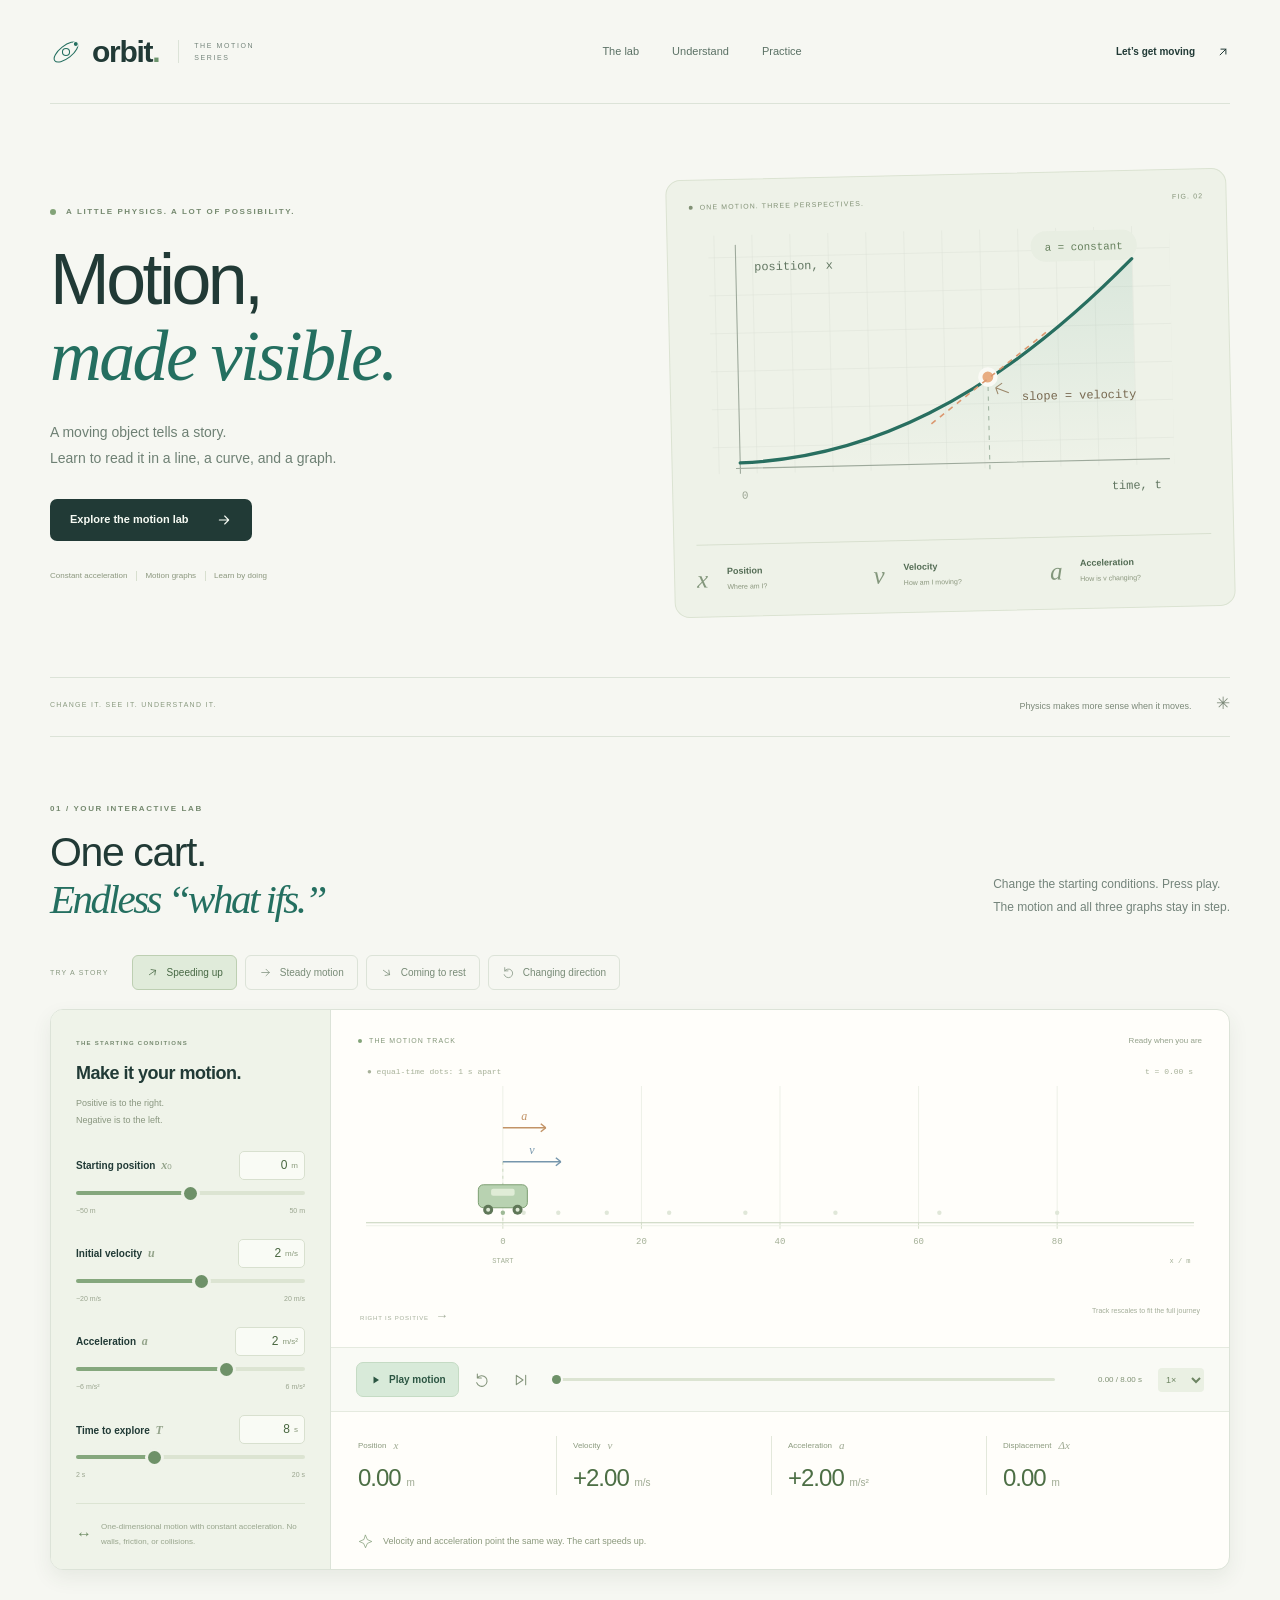
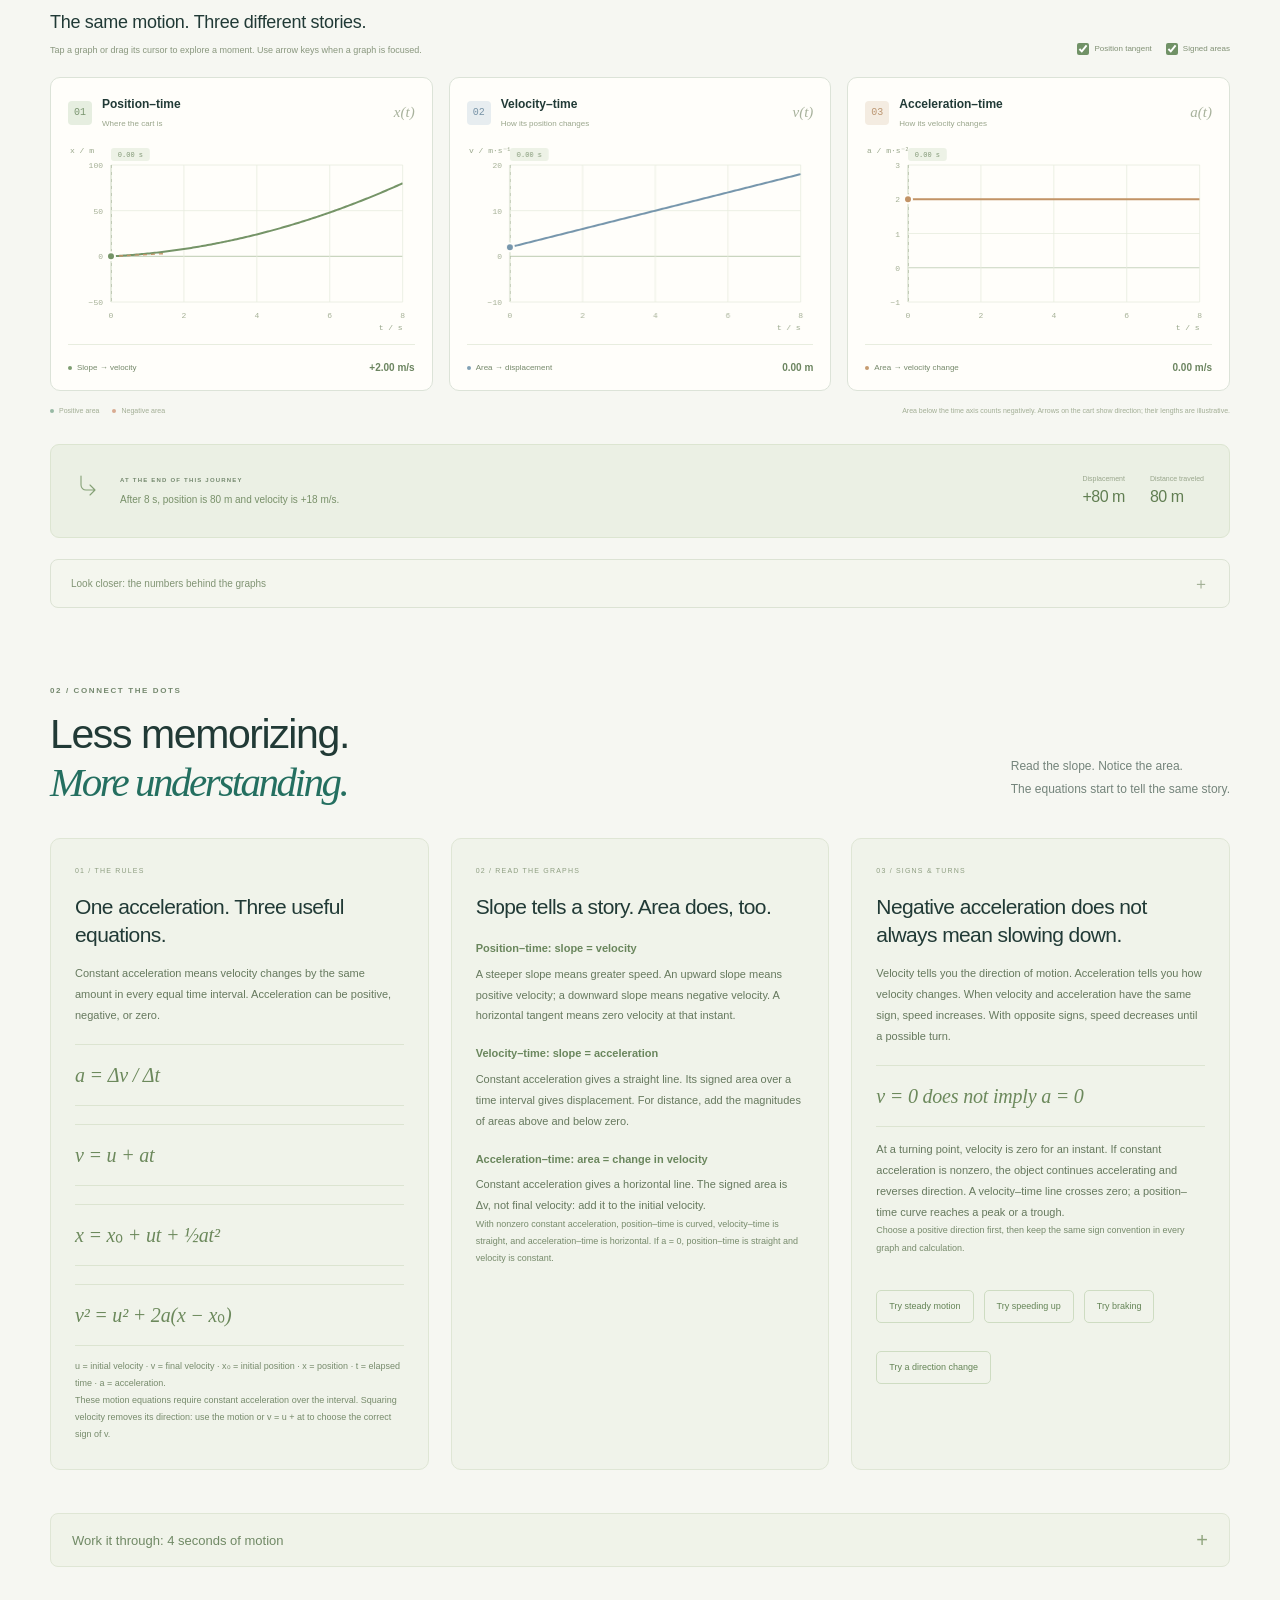
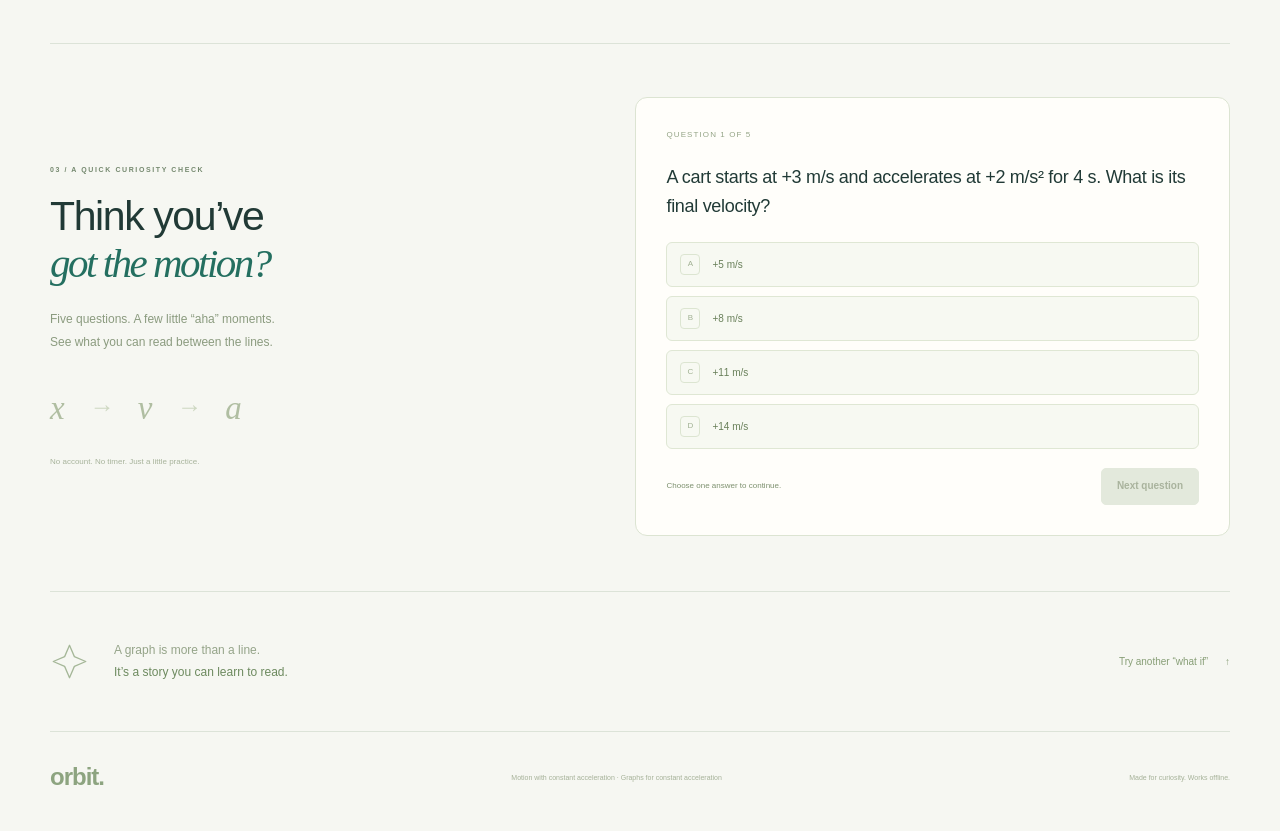
<file: constant-acceleration.html>
<!doctype html>
<html lang="en">
<head>
<meta charset="utf-8">
<meta name="viewport" content="width=device-width,initial-scale=1">
<meta name="theme-color" content="#f6f7f2">
<meta name="description" content="Explore motion with constant acceleration. Watch a moving cart and connect its position, velocity, and acceleration graphs in one interactive physics lab.">
<title>Orbit — Constant Acceleration & Motion Graphs</title>
<style>
:root{font-family:Inter,-apple-system,BlinkMacSystemFont,"Segoe UI",sans-serif;color:#213a36;background:#f6f7f2;font-synthesis:none;--ink:#213a36;--muted:#74847b;--green:#246f60;--mint:#d8ead9;--border:#dce3d8;--paper:#fffefa;--blue:#5b83a0;--orange:#c88657}*{box-sizing:border-box}html{scroll-behavior:smooth;scroll-padding-top:25px}body{margin:0;font-size:14px;line-height:1.7}button,input,select,textarea{font:inherit}button,a,input,select,textarea{-webkit-tap-highlight-color:transparent}button,a{touch-action:manipulation}button{cursor:pointer}button:disabled{cursor:default}a{color:inherit;text-decoration:none}h1,h2,h3,h4,p,figure{margin:0}button{color:inherit}button:focus-visible,a:focus-visible,input:focus-visible,select:focus-visible,canvas:focus-visible,summary:focus-visible,textarea:focus-visible{outline:2px solid #367b65;outline-offset:5px}button{transition:background .15s,transform .15s,border-color .15s}[hidden]{display:none!important}.page-width{width:min(1260px,calc(100% - 100px));margin-inline:auto}.sprite{width:0;height:0;position:absolute;overflow:hidden}.icon{width:19px;height:19px;flex:none;fill:none;stroke:currentColor;stroke-width:1.6;stroke-linecap:round;stroke-linejoin:round}.skip-link{position:fixed;left:15px;top:-80px;z-index:50;padding:12px;background:var(--ink);color:white}.skip-link:focus{top:15px}.site-header{height:104px;display:flex;align-items:center;justify-content:space-between;gap:25px;border-bottom:1px solid var(--border)}.brand{display:flex;gap:10px;align-items:center;flex-shrink:0}.brand>svg{width:32px;height:32px;stroke:var(--green);stroke-width:1.2}.brand>svg circle:last-child{fill:var(--green);stroke:#f6f7f2}.brand>span{font-size:30px;font-weight:650;letter-spacing:-1.3px}.brand>span>span{color:#6c946d}.brand>small{font-size:7px;letter-spacing:1.6px;color:var(--muted);padding-left:15px;margin-left:9px;border-left:1px solid var(--border);max-width:110px;line-height:1.7}.site-header nav{display:flex;gap:33px;font-size:11px;color:#5b7165}.site-header nav a:hover{color:var(--green)}.header-link{font-size:10px;font-weight:600;display:flex;align-items:center;gap:21px}.header-link span{font-size:21px;font-weight:400}.hero{display:grid;grid-template-columns:1fr 1.02fr;gap:70px;padding-block:70px 65px;align-items:center}.eyebrow{font-size:8px;letter-spacing:1.6px;font-weight:600;color:#75896f;line-height:1.8}.little-dot{width:6px;height:6px;display:inline-block;border-radius:50%;background:#82a378;flex:none}.hero .eyebrow{display:flex;align-items:center;gap:10px;margin-bottom:21px}.hero h1{font-size:clamp(48px,5.6vw,78px);line-height:1.06;letter-spacing:-3.5px;font-weight:520}.hero h1 em,h2 em{font-family:Georgia,"Times New Roman",serif;font-weight:400;letter-spacing:-2.5px;color:var(--green)}.hero-description{font-size:14px;color:#6e8074;line-height:1.9;margin:25px 0 27px}.button{display:inline-flex;align-items:center;justify-content:center;gap:15px;min-height:42px;padding:12px 19px;border:1px solid transparent;border-radius:7px;font-size:11px;font-weight:550;line-height:1.4}.button.dark{background:var(--ink);color:#f7fbf4}.button.dark:hover{background:#32564c}.button.mint{background:var(--mint);color:#2c5643;border-color:#c5dbc4}.button.mint:hover{background:#c6dfc7}.button.secondary{background:transparent;border-color:#cbd6c6;color:#526c56}.button.secondary:hover{background:#e9efdf}.button .icon{width:16px;height:16px}.button.dark .icon{margin-left:12px}.topic-tags{display:flex;flex-wrap:wrap;gap:7px;margin-top:30px}.topic-tags span{font-size:8px;color:#8b977e;padding-right:9px;margin-right:1px;border-right:1px solid #d7dfcf;line-height:1.3}.topic-tags span:last-child{border:0}.hero-diagram{background:#eef2e8;border:1px solid #dbe3d2;border-radius:15px;position:relative;transform:rotate(-1.3deg);overflow:hidden}.diagram-top{display:flex;justify-content:space-between;font-size:7px;letter-spacing:1.1px;color:#819175;padding:21px 22px 0;gap:10px}.diagram-top>span:first-child{display:flex;align-items:center;gap:7px}.diagram-top i{width:4px;height:4px;background:#819175;border-radius:50%}.hero-chart{width:100%;display:block;margin-top:6px;padding:0 8px}.diagram-bottom{display:grid;grid-template-columns:repeat(3,1fr);margin:0 22px;border-top:1px solid #d8e0cf;padding:19px 0 22px;gap:15px}.diagram-bottom>div{display:grid;grid-template-columns:24px 1fr;gap:0 6px}.diagram-bottom strong{font-family:Georgia,serif;font-style:italic;font-size:25px;font-weight:400;grid-row:1/3;line-height:1.2;color:#83977c}.diagram-bottom span{font-size:9px;font-weight:600;color:#526b53}.diagram-bottom small{font-size:7px;color:#8b977e}.section-divider{display:flex;justify-content:space-between;gap:20px;padding:21px 0;border-top:1px solid var(--border);border-bottom:1px solid var(--border);font-size:7px;color:#8a9a80;letter-spacing:1.3px}.section-divider>span:last-child{font-size:9px;letter-spacing:0;color:#7c8979}.section-divider>span:last-child span{font-size:17px;margin-left:22px;line-height:0}.lab-section{padding-top:65px}.section-heading{display:flex;align-items:flex-end;justify-content:space-between;gap:30px;margin-bottom:32px}.section-heading .eyebrow{margin-bottom:13px}h2{font-size:41px;font-weight:500;line-height:1.15;letter-spacing:-1.4px}.section-heading>p{font-size:12px;color:var(--muted);line-height:1.9;padding-bottom:5px}.preset-bar{display:flex;align-items:center;gap:23px;padding:0 0 19px}.preset-bar>span{font-size:7px;letter-spacing:1.2px;color:#899981;flex:none}.preset-options{display:flex;gap:8px;flex-wrap:wrap}.preset-options button{display:flex;align-items:center;gap:8px;border:1px solid var(--border);border-radius:6px;background:none;color:#788b77;padding:9px 13px;font-size:10px;line-height:1.5}.preset-options button:hover{background:#e8eee1}.preset-options button.active{background:#e0ebda;border-color:#bdcfb2;color:#476844}.preset-mark{font-size:14px;line-height:1}.workbench{display:grid;grid-template-columns:280px minmax(0,1fr);background:var(--paper);border:1px solid var(--border);border-radius:13px;overflow:hidden;box-shadow:0 8px 20px #314d3114}.controls{background:#eff3e9;border-right:1px solid var(--border);padding:28px 25px 20px}.controls-title h3{font-size:18px;letter-spacing:-.5px;font-weight:550;margin-top:9px}.controls-title .eyebrow{font-size:6px;letter-spacing:1.25px}.controls-title>p:last-child{font-size:9px;color:#8a9780;line-height:1.9;margin-top:6px}.control-group{margin-top:22px}.control-label{display:flex;align-items:center;justify-content:space-between;gap:7px;margin-bottom:11px}.control-label>label{font-size:10px;font-weight:550}.control-label>label>span{font-family:Georgia,serif;font-style:italic;color:#93a38a;margin-left:3px;font-size:12px}.number-field{display:flex;align-items:center;gap:4px;border:1px solid #d8e0cf;border-radius:5px;padding:4px 6px;background:#f9fbf5;min-width:66px;justify-content:flex-end}.number-field input{font-size:12px;text-align:right;width:36px;min-width:0;border:0;background:none;color:#48663f;padding:0;appearance:textfield;line-height:1.6}.number-field input::-webkit-inner-spin-button,.number-field input::-webkit-outer-spin-button{-webkit-appearance:none;margin:0}.number-field input[aria-invalid=true]{color:#b55b46}.number-field span{font-size:8px;color:#8a9b7c}input[type=range]{display:block;appearance:none;-webkit-appearance:none;width:100%;height:4px;border-radius:3px;background:linear-gradient(to right,#85a77d var(--fill,50%),#dce4d2 var(--fill,50%));cursor:pointer;touch-action:pan-y;margin:9px 0;accent-color:#7e9f75}input[type=range]::-webkit-slider-thumb{appearance:none;-webkit-appearance:none;width:13px;height:13px;border-radius:50%;background:#6e9168;box-shadow:0 0 0 3px #eff3e9;border:0}input[type=range]::-moz-range-thumb{width:13px;height:13px;border:0;border-radius:50%;background:#6e9168;box-shadow:0 0 0 3px #eff3e9}.range-limits{display:flex;justify-content:space-between;margin-top:10px;font-size:7px;color:#9aa58f}.model-note{display:flex;gap:9px;border-top:1px solid #dce4d3;padding-top:16px;margin-top:22px;color:#98a58d}.model-note>span{font-size:16px;color:#6f8d65}.model-note p{font-size:8px;line-height:1.8}.control-error{font-size:10px;color:#ad624c;margin-top:16px}.motion-panel{display:flex;flex-direction:column;min-width:0}.stage-header{display:flex;justify-content:space-between;gap:15px;padding:24px 27px 0;align-items:center;font-size:8px;color:#94a18b}.stage-header>div{display:flex;align-items:center;gap:7px;font-size:7px;letter-spacing:1.1px;color:#84977a}.stage-header .little-dot{width:4px;height:4px}.motion-scene{position:relative;padding:0 18px;flex:1;display:flex;flex-direction:column;justify-content:center;min-height:260px}.motion-scene canvas{width:100%;height:255px;display:block}.scene-note{display:flex;justify-content:space-between;gap:12px;font-size:7px;color:#a4ae9a;padding:0 11px 19px}.scene-note>span:first-child{font-size:6px;letter-spacing:.8px}.scene-note>span:first-child span{font-size:13px;margin-left:4px}.transport{display:flex;align-items:center;gap:8px;padding:14px 25px;border-block:1px solid #e5eadf;background:#f9faf5}.transport>.button{font-size:10px;min-height:35px;gap:8px;padding:9px 12px;flex:none}.transport>.button .icon{width:12px;height:12px;fill:currentColor;stroke:none}.icon-button{display:grid;place-items:center;background:none;border:0;width:31px;height:31px;color:#83937a;border-radius:5px;padding:6px;flex:none}.icon-button:hover{background:#e8eee1}.icon-button .icon{width:16px;height:16px}.timeline-control{flex:1;min-width:50px;display:flex;align-items:center;gap:11px;margin-left:7px}.timeline-control input{min-width:35px;flex:1;height:3px;margin:10px 0}.timeline-control input::-webkit-slider-thumb{width:9px;height:9px;box-shadow:0 0 0 2px #f9faf5}.timeline-control input::-moz-range-thumb{width:9px;height:9px;box-shadow:0 0 0 2px #f9faf5}.timeline-control output{font-size:8px;color:#819275;white-space:nowrap;min-width:76px;text-align:right;font-variant-numeric:tabular-nums}.rate-control{flex:none;margin-left:8px}.rate-control select{font-size:9px;color:#6e8563;border:0;border-radius:4px;background:#eaf0e3;padding:6px 4px}.metrics{display:grid;grid-template-columns:repeat(4,minmax(0,1fr));padding:24px 27px;gap:16px}.metrics>div{border-right:1px solid #e3e8db}.metrics>div:last-child{border:0}.metrics>div>span{font-size:8px;color:#8b9a7e;display:flex;align-items:center;gap:7px}.metrics i{font-family:Georgia,serif;font-size:11px;color:#a0ab94}.metrics output{display:block;font-size:24px;line-height:1.4;margin-top:6px;font-weight:500;letter-spacing:-1px;font-variant-numeric:tabular-nums;color:#4d6f45}.metrics small{font-size:10px;color:#9da991;letter-spacing:0}.motion-insight{display:flex;align-items:center;gap:10px;padding:15px 27px 20px;font-size:9px;color:#8b997d}.motion-insight .icon{color:#7b9870;width:15px;height:15px;stroke-width:1.1}.graphs-heading{display:flex;justify-content:space-between;gap:20px;align-items:flex-end;margin:37px 0 19px}.graphs-heading h3{font-size:18px;font-weight:500;letter-spacing:-.3px}.graphs-heading p{font-size:9px;color:#89977e;margin-top:5px}.graph-options{display:flex;gap:14px;font-size:8px;color:#819175;flex-shrink:0;padding-bottom:2px}.graph-options label{display:flex;align-items:center;gap:5px;cursor:pointer}.graph-options input{accent-color:#719267;width:12px;height:12px;margin:0}.graphs-grid{display:grid;grid-template-columns:repeat(3,minmax(0,1fr));gap:16px}.graph-card{border:1px solid var(--border);border-radius:10px;background:var(--paper);min-width:0;overflow:hidden;padding:18px 17px 0}.graph-card figcaption{display:flex;align-items:center;gap:10px;margin-bottom:12px}.graph-number{font-family:monospace;font-size:10px;padding:5px 6px;border-radius:4px;line-height:1.4}.position-color{background:#e6eee0;color:#7b9670}.velocity-color{background:#e7edf0;color:#7793a6}.acceleration-color{background:#f4ece1;color:#bc9773}.graph-card h4{font-size:12px;font-weight:550;line-height:1.4}.graph-card figcaption>div>span{display:block;font-size:8px;color:#9aa68c;margin-top:4px}.graph-symbol{margin-left:auto;font-family:Georgia,serif;font-size:15px;font-style:italic;color:#a8b29c}.graph-card canvas{width:100%;height:190px;display:block;touch-action:pan-y;cursor:crosshair}.graph-reading{display:flex;align-items:center;justify-content:space-between;gap:10px;font-size:8px;border-top:1px solid #e8eddf;margin-top:12px;padding:14px 0}.reading-label{color:#97a38c;display:flex;align-items:center;gap:5px}.reading-label i,.graph-footnote i{width:4px;height:4px;border-radius:50%;display:inline-block;flex:none}.position-dot{background:#7e9e71}.velocity-dot{background:#81a1b5}.acceleration-dot{background:#c69b70}.graph-reading output{font-size:10px;font-weight:550;color:#6c8560;font-variant-numeric:tabular-nums;white-space:nowrap}.graph-footnote{display:flex;align-items:flex-start;justify-content:space-between;gap:20px;color:#a2ae95;margin-top:14px;font-size:7px}.graph-footnote>span{display:flex;align-items:center;gap:5px;white-space:nowrap}.graph-footnote .positive-area{background:#97b9a4}.graph-footnote .negative-area{background:#d8ab92;margin-left:8px}.graph-footnote>p{max-width:470px;text-align:right;line-height:1.7}.journey-summary{display:flex;align-items:center;gap:18px;padding:23px 25px;background:#ebf0e4;border:1px solid #dce5d1;border-radius:9px;margin:27px 0 21px}.summary-symbol{color:#85a176;font-size:27px}.journey-summary .eyebrow{font-size:6px;letter-spacing:1.2px;margin-bottom:5px}.journey-summary>div>p:last-child{font-size:10px;color:#789069}.summary-pair{display:flex;gap:25px;flex-shrink:0;margin-left:auto}.summary-pair>span{font-size:7px;color:#99a68c}.summary-pair strong{display:block;font-size:16px;color:#617e52;font-weight:500;letter-spacing:-.5px;line-height:1.5}.data-disclosure{border:1px solid #dce3d4;border-radius:8px;color:#819474;background:#f4f6ee}.data-disclosure>summary{display:flex;justify-content:space-between;align-items:center;cursor:pointer;padding:15px 20px;font-size:10px;list-style:none;gap:20px}.data-disclosure>summary::-webkit-details-marker,.worked-example summary::-webkit-details-marker{display:none}.data-disclosure>summary>span:last-child{font-size:16px;color:#9eac91;line-height:1}.data-body{padding:0 20px 20px}.data-toolbar{display:flex;gap:20px;justify-content:space-between;align-items:center;padding-block:12px 20px}.data-toolbar p{font-size:9px;color:#929f86;line-height:1.9}.data-toolbar .button{font-size:9px;padding:9px 12px;min-height:34px;gap:7px}.data-toolbar .icon{width:13px;height:13px}.table-scroll{overflow-x:auto;border:1px solid #dce3d4;border-radius:6px}table{width:100%;border-collapse:collapse;text-align:left;white-space:nowrap;font-size:10px;font-variant-numeric:tabular-nums}th,td{padding:9px 14px;border-bottom:1px solid #e2e8d9}th{background:#e9eedf;color:#778d69;font-size:8px;font-weight:500}td{color:#8a9b7b}tbody tr:last-child td{border-bottom:0}.learn-section{padding-top:76px}.lesson-grid{display:grid;grid-template-columns:repeat(3,minmax(0,1fr));gap:22px}.lesson-card{background:#f0f3ea;border:1px solid #dfe6d5;border-radius:10px;padding:26px 24px;min-width:0}.lesson-index{font-size:7px;letter-spacing:1.2px;color:#8e9e81;display:block;margin-bottom:16px}.lesson-card h3,.lesson-heading{font-size:21px;line-height:1.35;font-weight:500;letter-spacing:-.6px;margin-bottom:14px}.lesson-card p,.lesson-copy{font-size:11px;line-height:1.9;color:#849678}.equation{font-family:Georgia,"Times New Roman",serif;font-style:italic;font-size:20px;line-height:1.6;color:#6c895c;border-block:1px solid #dce4d1;margin-block:18px 12px;padding-block:14px;letter-spacing:-.2px;overflow-wrap:anywhere}.lesson-note{font-size:9px!important;color:#93a185!important}.text-link{display:inline-flex;align-items:center;gap:17px;font-size:10px;font-weight:500;color:#648456}.lesson-card .text-link{margin-top:18px;border:0;background:none;padding:0}.lesson-card .text-link:hover{color:#315e36}.worked-example{border:1px solid #dfe6d5;border-radius:8px;margin-top:21px;background:#f0f3e9}.worked-example summary{padding:16px 21px;cursor:pointer;font-size:11px;color:#708965;list-style:none}.worked-example>div,.worked-steps{padding:0 21px 20px}.worked-example p,.worked-example li{font-size:11px;color:#849677;line-height:1.9}.worked-example .equation{font-size:18px}.preset-links{display:flex;gap:10px;flex-wrap:wrap;margin-top:15px}.preset-links .text-link{background:transparent;border:1px solid #cedcc2;padding:8px 12px;border-radius:5px;font-size:9px}.practice-section{margin-top:76px;padding-top:53px;padding-bottom:55px;border-top:1px solid var(--border);border-bottom:1px solid var(--border);display:grid;grid-template-columns:1fr 1.2fr;gap:90px;align-items:center}.practice-copy .eyebrow{font-size:7px;margin-bottom:16px}.practice-copy>p:not(.eyebrow){font-size:12px;color:#8b9b7f;line-height:1.9;margin-top:21px}.practice-doodle{font-family:Georgia,serif;font-size:33px;color:#b0bea2;font-style:italic;display:flex;align-items:center;gap:24px;margin-top:26px}.practice-doodle>span{font-family:inherit;font-size:25px;color:#ced8c2}.practice-copy .practice-note{font-size:8px!important;color:#a7b39b!important;margin-top:18px!important}.quiz-card{background:var(--paper);border:1px solid #dce4d2;border-radius:12px;padding:30px}.quiz-progress{font-size:8px;letter-spacing:1.1px;color:#94a486;margin-bottom:21px}.quiz-card h3{font-size:18px;font-weight:500;line-height:1.6;letter-spacing:-.3px}.quiz-options{display:grid;gap:9px;margin-block:21px 17px}.quiz-option{display:flex;align-items:center;gap:12px;background:#f7f9f2;border:1px solid #dfe7d4;padding:11px 13px;border-radius:6px;text-align:left;color:#849876;width:100%;font-size:10px;line-height:1.7}.quiz-option:hover:not(:disabled){background:#e9efdf;border-color:#b8cba7}.quiz-option-letter{display:grid;place-items:center;border:1px solid #dce5d1;border-radius:4px;width:20px;height:21px;font-size:8px;color:#a0b092;flex:none}.quiz-option.is-correct{background:#e7f0df;border-color:#b8cf9d;color:#658644}.quiz-option.is-correct .quiz-option-letter{background:#d0e3b9;border-color:#c1d5ac;color:#63834c}.quiz-option.is-incorrect{background:#f9eee5;border-color:#e3c2aa;color:#ae7c5b}.quiz-option.is-selected{font-weight:550}.quiz-card [role=status]{font-size:10px;color:#93a185;line-height:1.9;min-height:38px}.quiz-actions{display:flex;justify-content:flex-end;gap:10px;margin-top:19px}.quiz-actions button{font-size:10px;background:var(--ink);color:#f5f9ee;border:1px solid var(--ink);padding:10px 15px;border-radius:5px;min-height:37px}.quiz-actions button:disabled{background:#e3e9dc;border-color:#e3e9dc;color:#a9b39d}.quiz-summary{text-align:center;padding:15px 0}.quiz-score{font-family:Georgia,serif;font-size:54px;color:#739458;line-height:1.4;margin-block:20px}.quiz-summary p{font-size:12px;color:#8d9e80;margin-top:12px}.quiz-summary .quiz-actions{justify-content:center;margin-top:24px}.closing-note{display:flex;align-items:center;justify-content:space-between;gap:25px;padding-block:47px}.closing-note>.icon{width:39px;height:39px;stroke-width:.8;color:#a5b798}.closing-note p{font-size:12px;color:#95a489;flex:1;line-height:1.9}.closing-note strong{font-weight:500;color:#6d8a5f}.closing-note>.text-link{font-size:10px;color:#879e76}.site-footer{display:flex;align-items:center;justify-content:space-between;gap:20px;border-top:1px solid var(--border);padding-block:25px 33px;color:#a5b198;font-size:7px}.footer-brand{font-size:24px;font-weight:550;letter-spacing:-1px;color:#8da480}.site-footer>span:last-child{font-size:7px}dialog{width:min(620px,calc(100% - 32px));padding:25px;border:1px solid #d6e2cd;border-radius:12px;background:var(--paper);color:var(--ink);max-height:85dvh;overflow:auto;box-shadow:0 20px 80px #20352538}dialog::backdrop{background:#183a3059}.export-header{display:flex;align-items:center;justify-content:space-between;gap:20px}.export-header h2{font-size:23px;letter-spacing:-.5px}.export-header .icon-button{font-size:25px}dialog>p{font-size:12px;color:#87977d;margin:15px 0}dialog>label{display:block;font-size:10px;color:#829777;margin-bottom:8px}dialog textarea{width:100%;resize:vertical;border:1px solid #d6e0cb;border-radius:6px;background:#f0f4e9;color:#658353;font-size:11px;line-height:1.7;padding:13px;font-family:monospace;white-space:pre}.export-actions{display:flex;justify-content:flex-end;gap:10px;margin-top:18px}.export-status{font-size:11px!important;min-height:20px;margin-bottom:0!important}.toast{position:fixed;left:50%;bottom:20px;transform:translateX(-50%);background:var(--ink);color:#e6efdd;padding:11px 19px;font-size:11px;border-radius:7px;box-shadow:0 4px 18px #2035252e;max-width:calc(100vw - 40px);text-align:center;z-index:60}.noscript-note{padding:18px;text-align:center;background:#edf2e5;font-size:12px}.sr-only{position:absolute;width:1px;height:1px;padding:0;margin:-1px;overflow:hidden;clip:rect(0,0,0,0);white-space:nowrap;border:0}
.lesson-content{display:grid;grid-template-columns:repeat(3,minmax(0,1fr));gap:22px}.lesson-content>.worked-example{grid-column:1/-1;padding:0}.worked-example .lesson-heading{margin:0;font-size:13px;letter-spacing:0}.lesson-definition{margin-top:18px}.lesson-subheading{font-size:11px;font-weight:550;color:#6a865d;line-height:1.7;margin-bottom:6px}.lesson-card .lesson-definition p{font-size:11px}.quiz-answer-marker{margin-left:auto;max-width:60px;flex:none;font-size:7px;line-height:1.5;color:inherit;opacity:.8;text-align:right}.quiz-hint{font-size:8px;color:#9eac90;max-width:135px;line-height:1.8}.quiz-actions{align-items:center;justify-content:space-between}.quiz-hint{order:-1}.quiz-summary>.button.primary{background:var(--ink);color:#f6faef;border-color:var(--ink);margin-top:20px}.quiz-review{text-align:left;padding-left:18px}.quiz-review li{font-size:11px;color:#839774;margin-block:15px}.quiz-review li p{font-size:10px}.quiz-card .quiz-feedback p{font-size:10px;color:inherit;line-height:1.9}.worked-step-list{padding-left:20px}.worked-step-list>li{margin-top:17px}.worked-example .worked-steps{padding-top:13px}.worked-example .equation{margin-top:10px}.worked-example .text-link{margin-top:14px}.quiz-feedback.is-correct{color:#66864e}.quiz-feedback.is-incorrect{color:#ae7c5b}.quiz-option-text{min-width:0;flex:1}.quiz-summary p.quiz-score{font-size:54px;line-height:1.4;color:#739458}.quiz-summary .quiz-feedback{min-height:0}
@media(min-width:1500px){.hero{padding-block:82px 76px}.hero-diagram{margin-left:20px}.motion-scene canvas{height:290px}.graph-card canvas{height:210px}}
@media(max-width:1100px){.page-width{width:calc(100% - 64px)}.hero{gap:35px;padding-block:54px}.hero h1{font-size:63px}.hero .eyebrow{font-size:6px;letter-spacing:1.2px}.hero-description{font-size:13px}.diagram-top{font-size:6px;padding-inline:17px;letter-spacing:.8px}.diagram-bottom{margin-inline:17px;gap:8px}.diagram-bottom strong{font-size:22px}.diagram-bottom>div{grid-template-columns:20px 1fr;column-gap:4px}.diagram-bottom small{font-size:6px}.brand>small{display:none}.site-header nav{gap:26px}.workbench{grid-template-columns:255px minmax(0,1fr)}.controls{padding:25px 22px 20px}.controls-title h3{font-size:17px}.transport{padding:13px 17px;gap:6px}.transport>.button{font-size:9px;padding:9px 10px;gap:6px}.transport>.icon-button{width:25px;padding:4px}.timeline-control{gap:7px;margin-left:0}.timeline-control output{font-size:7px;min-width:68px}.rate-control{margin-left:2px}.metrics{padding:22px 21px;gap:13px}.metrics output{font-size:22px}.metrics small{font-size:8px}.metrics>div>span{font-size:7px;gap:4px}.motion-insight{padding-inline:21px;font-size:8px}.stage-header{padding:22px 21px 0;font-size:7px}.motion-scene{padding-inline:11px}.motion-scene canvas{height:240px}.graph-options{font-size:7px;gap:10px}.graphs-grid{gap:13px}.graph-card{padding:16px 13px 0}.graph-card h4{font-size:11px}.graph-card figcaption{gap:7px}.graph-card figcaption>div>span{font-size:7px}.graph-symbol{font-size:14px}.graph-card canvas{height:175px}.graph-reading{font-size:7px;gap:5px;padding:12px 0}.graph-reading output{font-size:9px}.graph-number{font-size:8px}.summary-pair{gap:17px}.journey-summary{padding:21px;gap:13px}.journey-summary>div>p:last-child{font-size:9px}.lesson-card{padding:24px 21px}.lesson-card h3{font-size:19px}.lesson-card p{font-size:10px}.equation{font-size:18px}.practice-section{gap:55px}.quiz-card{padding:25px}.quiz-card h3{font-size:16px}}
@media(max-width:850px){.page-width{width:calc(100% - 44px)}.site-header{height:83px}.brand>span{font-size:27px}.brand>svg{width:29px;height:29px}.site-header nav{gap:20px;font-size:10px}.header-link{font-size:9px;gap:12px}.hero{gap:27px;padding-block:48px}.hero h1{font-size:53px;letter-spacing:-2.5px}.hero-description{font-size:11px;margin-block:21px}.hero .button{font-size:10px;padding:11px 15px}.topic-tags{margin-top:23px;gap:5px}.topic-tags span{font-size:6px;padding-right:6px}.diagram-top{font-size:5px;padding:16px 13px 0}.diagram-bottom{margin-inline:13px;padding-block:14px 17px;gap:6px}.diagram-bottom strong{font-size:19px}.diagram-bottom span{font-size:7px}.diagram-bottom small{font-size:5px}.diagram-bottom>div{grid-template-columns:16px 1fr;gap:2px}.section-divider{font-size:6px;padding:17px 0;letter-spacing:1px}.section-divider>span:last-child{font-size:8px}.section-divider>span:last-child span{margin-left:10px}.lab-section{padding-top:48px}h2{font-size:35px}.section-heading>p{font-size:10px}.section-heading .eyebrow{font-size:7px}.preset-bar{gap:15px;align-items:flex-start}.preset-bar>span{font-size:6px;padding-top:10px}.preset-options{gap:6px}.preset-options button{font-size:8px;padding:8px 10px;gap:6px}.workbench{grid-template-columns:220px minmax(0,1fr)}.controls{padding:22px 18px 17px}.controls-title .eyebrow{font-size:5px;letter-spacing:1px}.controls-title h3{font-size:15px}.controls-title>p:last-child{font-size:8px}.control-group{margin-top:19px}.control-label>label{font-size:9px}.control-label>label>span{font-size:10px}.number-field{padding:3px 5px;min-width:59px}.number-field input{font-size:11px;width:30px}.number-field span{font-size:7px}.range-limits{font-size:6px}.stage-header{padding:21px 17px 0;font-size:6px;gap:6px}.stage-header>div{font-size:6px;letter-spacing:.6px;gap:5px}.motion-scene{min-height:240px;padding-inline:5px}.motion-scene canvas{height:230px}.scene-note{font-size:6px;padding-inline:9px;gap:6px}.scene-note>span:first-child{font-size:5px}.transport{flex-wrap:wrap;padding:11px 14px;gap:4px}.transport>.button{font-size:8px;min-height:32px;padding:9px 10px}.transport>.button .icon{width:10px;height:10px}.transport>.icon-button{width:23px;height:26px}.timeline-control{flex-basis:100%;order:2;min-width:0;margin-top:7px}.timeline-control output{font-size:7px}.rate-control{margin-left:auto}.metrics{padding:19px 16px;gap:10px}.metrics output{font-size:18px;letter-spacing:-.5px}.metrics small{font-size:7px}.metrics>div>span{font-size:6px;gap:3px}.metrics i{font-size:8px}.motion-insight{padding:11px 16px 17px;font-size:7px;gap:7px}.motion-insight .icon{width:13px;height:13px}.graphs-heading{align-items:flex-start;gap:15px}.graphs-heading h3{font-size:16px}.graphs-heading p{font-size:8px;max-width:350px}.graph-options{font-size:7px;gap:9px;flex-direction:column;padding-top:2px}.graph-options input{width:11px;height:11px}.graphs-grid{gap:10px}.graph-card{padding:14px 10px 0}.graph-card figcaption{gap:6px}.graph-card h4{font-size:9px}.graph-card figcaption>div>span{font-size:6px}.graph-number{font-size:7px;padding:4px 5px}.graph-symbol{font-size:12px}.graph-card canvas{height:165px}.graph-reading{font-size:6px;gap:4px;flex-wrap:wrap;padding:10px 0}.graph-reading output{font-size:8px;margin-left:auto}.graph-footnote{font-size:6px;gap:15px}.graph-footnote>p{max-width:350px}.journey-summary{padding:19px 17px;gap:11px}.journey-summary>div>p:last-child{font-size:8px}.summary-symbol{font-size:23px}.summary-pair{gap:15px}.summary-pair>span{font-size:6px}.summary-pair strong{font-size:14px}.journey-summary .eyebrow{font-size:5px}.lesson-grid{gap:14px}.lesson-card{padding:21px 17px}.lesson-index{font-size:6px;letter-spacing:1px}.lesson-card h3{font-size:18px}.lesson-card p{font-size:9px}.lesson-note{font-size:8px!important}.equation{font-size:17px}.lesson-card .text-link{font-size:8px}.learn-section{padding-top:57px}.practice-section{margin-top:57px;padding-block:40px;gap:35px;grid-template-columns:1fr 1.1fr}.practice-copy>p:not(.eyebrow){font-size:10px}.practice-copy .eyebrow{font-size:6px}.practice-doodle{font-size:28px;gap:17px}.quiz-card{padding:22px}.quiz-card h3{font-size:15px}.quiz-option{font-size:9px;padding:10px 11px;gap:9px}.quiz-card [role=status]{font-size:9px}.quiz-progress{font-size:7px}.quiz-actions button{font-size:9px}.site-footer{font-size:6px;gap:15px}.site-footer>span:last-child{font-size:6px}.footer-brand{font-size:22px}}
@media(max-width:650px){.page-width{width:calc(100% - 36px)}.site-header{height:76px;gap:15px}.site-header nav{gap:18px;font-size:9px}.header-link{display:none}.brand{gap:8px}.brand>span{font-size:27px}.brand>svg{width:27px;height:27px}.hero{grid-template-columns:1fr;padding-block:40px 34px;gap:31px}.hero .eyebrow{font-size:6px;margin-bottom:17px;letter-spacing:1px}.hero h1{font-size:66px;letter-spacing:-3px}.hero-description{font-size:13px;line-height:1.9;margin:20px 0 22px}.hero .button{font-size:10px}.topic-tags span{font-size:7px;padding-right:9px}.topic-tags{margin-top:22px}.hero-diagram{transform:rotate(-.8deg);max-width:520px;width:100%;justify-self:center}.diagram-top{font-size:6px;padding:19px 18px 0}.diagram-bottom{margin-inline:18px;gap:13px;padding-block:16px 19px}.diagram-bottom strong{font-size:24px}.diagram-bottom>div{grid-template-columns:21px 1fr;gap:0 5px}.diagram-bottom span{font-size:9px}.diagram-bottom small{font-size:7px}.hero-chart{max-height:285px}.section-divider{font-size:6px;padding-block:17px}.section-divider>span:last-child{font-size:7px;max-width:140px;text-align:right}.section-divider>span:last-child span{display:none}.section-heading{display:block;margin-bottom:25px}.section-heading>p{font-size:10px;margin-top:17px;line-height:1.9}.section-heading .eyebrow{font-size:7px;margin-bottom:11px}h2{font-size:36px}.lab-section{padding-top:41px}.preset-bar{display:block;padding-bottom:17px}.preset-bar>span{display:block;font-size:6px;padding:0;margin-bottom:10px}.preset-options{display:grid;grid-template-columns:1fr 1fr;gap:7px}.preset-options button{font-size:9px;padding:10px 12px;gap:8px;justify-content:flex-start}.preset-mark{font-size:14px}.workbench{display:flex;flex-direction:column;border-radius:10px}.controls{order:2;border-right:0;border-top:1px solid var(--border);padding:22px 20px;display:grid;grid-template-columns:1fr 1fr;gap:0 20px}.controls-title{grid-column:1/-1;display:flex;align-items:baseline;justify-content:space-between;flex-wrap:wrap;gap:4px 12px}.controls-title .eyebrow{display:none}.controls-title h3{font-size:16px;margin:0}.controls-title>p:last-child{font-size:7px;margin:0}.controls-title br{display:none}.control-group{margin-top:20px}.control-label{margin-bottom:13px;gap:5px}.control-label>label{font-size:8px}.control-label>label>span{font-size:9px}.number-field{padding:2px 4px;min-width:57px;gap:3px}.number-field input{font-size:16px;width:28px;line-height:1.4}.number-field span{font-size:6px}.range-limits{font-size:6px}.controls input[type=range]{height:4px;margin-block:12px}.controls input[type=range]::-webkit-slider-thumb{width:16px;height:16px}.controls input[type=range]::-moz-range-thumb{width:16px;height:16px}.model-note{grid-column:1/-1;gap:9px;margin-top:20px;padding-top:13px}.model-note>span{font-size:14px}.model-note p{font-size:8px}.control-error{grid-column:1/-1}.stage-header{padding:20px 18px 0;font-size:7px}.stage-header>div{font-size:6px;letter-spacing:.8px}.motion-scene{min-height:240px;padding:0 6px}.motion-scene canvas{height:235px}.scene-note{font-size:6px;padding:0 11px 16px;line-height:1.5}.scene-note>span:first-child{font-size:5px}.transport{padding:12px 17px;gap:7px}.transport>.button{font-size:9px;padding:10px 13px;min-height:35px}.transport>.button .icon{width:12px;height:12px}.transport>.icon-button{width:28px;height:29px}.rate-control select{font-size:10px;padding:6px}.timeline-control{gap:12px;margin-top:10px}.timeline-control output{font-size:8px;min-width:76px}.timeline-control input{height:4px}.timeline-control input::-webkit-slider-thumb{width:13px;height:13px}.timeline-control input::-moz-range-thumb{width:13px;height:13px}.metrics{padding:21px 18px;gap:10px}.metrics output{font-size:20px}.metrics small{font-size:7px}.metrics>div>span{font-size:6px}.motion-insight{font-size:8px;padding:0 18px 19px;line-height:1.9}.graphs-heading{display:block;margin-top:29px;margin-bottom:18px}.graphs-heading h3{font-size:17px}.graphs-heading p{font-size:9px;max-width:none;margin-top:7px}.graph-options{flex-direction:row;gap:19px;margin-top:16px;font-size:9px}.graph-options input{width:13px;height:13px}.graphs-grid{grid-template-columns:1fr;gap:14px}.graph-card{padding:19px 18px 0}.graph-card h4{font-size:13px}.graph-card figcaption{gap:11px;margin-bottom:14px}.graph-card figcaption>div>span{font-size:8px}.graph-number{font-size:10px;padding:5px 7px}.graph-symbol{font-size:17px}.graph-card canvas{height:210px}.graph-reading{font-size:9px;flex-wrap:nowrap;padding:14px 0;gap:8px}.graph-reading output{font-size:11px}.graph-footnote{font-size:7px;flex-direction:column;gap:7px;margin-top:14px}.graph-footnote>p{max-width:none;text-align:left;line-height:1.8}.journey-summary{display:grid;grid-template-columns:22px 1fr;gap:12px;margin-top:22px;padding:20px}.journey-summary .eyebrow{font-size:6px}.journey-summary>div>p:last-child{font-size:10px;line-height:1.9}.summary-symbol{align-self:start;line-height:1.3}.summary-pair{grid-column:2;margin-left:0;gap:27px;padding-top:3px}.summary-pair>span{font-size:7px}.summary-pair strong{font-size:18px}.data-disclosure>summary{font-size:9px;padding:15px 16px}.data-body{padding-inline:14px}.data-toolbar{display:block;padding-top:5px}.data-toolbar p{font-size:8px;margin-bottom:13px}.data-toolbar .button{font-size:9px}.table-scroll{max-width:100%}th,td{padding:10px;font-size:9px}th{font-size:7px}.learn-section{padding-top:45px}.lesson-grid{grid-template-columns:1fr;gap:15px}.lesson-card{padding:25px 23px}.lesson-index{font-size:7px;margin-bottom:15px}.lesson-card h3{font-size:24px;line-height:1.35;margin-bottom:13px}.lesson-card p{font-size:12px;line-height:1.9}.equation{font-size:23px;padding-block:15px;margin-block:20px 13px}.lesson-note{font-size:10px!important}.lesson-card .text-link{font-size:10px}.worked-example{margin-top:15px}.worked-example summary{font-size:10px;padding:16px 18px}.worked-example>div,.worked-steps{padding-inline:18px}.worked-example p,.worked-example li{font-size:11px}.practice-section{display:block;margin-top:44px;padding-block:37px}.practice-copy .eyebrow{font-size:6px}.practice-copy>p:not(.eyebrow){font-size:11px;margin-top:17px}.practice-doodle{display:none}.practice-copy .practice-note{font-size:8px!important;margin-top:14px!important}.quiz-card{margin-top:26px;padding:24px 21px}.quiz-progress{font-size:8px}.quiz-card h3{font-size:18px}.quiz-options{margin-block:19px 16px;gap:9px}.quiz-option{font-size:11px;padding:12px;gap:11px;min-height:49px}.quiz-option-letter{width:22px;height:23px;font-size:9px}.quiz-card [role=status]{font-size:10px;line-height:1.9}.quiz-actions button{font-size:10px;min-height:41px;padding:11px 16px}.closing-note{flex-wrap:wrap;padding-block:33px;gap:20px}.closing-note>.icon{width:31px;height:31px}.closing-note p{font-size:11px}.closing-note>.text-link{margin-left:51px;font-size:9px}.site-footer{display:grid;grid-template-columns:auto 1fr;gap:5px 22px;padding-block:23px 27px;font-size:6px;align-items:start}.footer-brand{grid-row:1/3;font-size:25px;line-height:1.3}.site-footer>span:last-child{font-size:6px}dialog{padding:20px}dialog textarea{font-size:12px}.export-header h2{font-size:22px}.export-actions{gap:8px}.export-actions .button{font-size:10px;padding:11px 13px}}
@media(max-width:360px){.page-width{width:calc(100% - 28px)}.site-header nav{gap:12px;font-size:8px}.hero h1{font-size:57px;letter-spacing:-2.5px}.hero-description{font-size:12px}.hero .eyebrow{font-size:5px;letter-spacing:.9px}.topic-tags span{font-size:6px;padding-right:7px}.diagram-top{font-size:5px;padding-inline:13px}.diagram-bottom{margin-inline:13px;gap:7px}.diagram-bottom span{font-size:8px}.diagram-bottom small{font-size:6px}.diagram-bottom strong{font-size:21px}.diagram-bottom>div{grid-template-columns:18px 1fr;gap:3px}.section-divider{font-size:5px;letter-spacing:.7px}.section-divider>span:last-child{font-size:6px;max-width:125px}.controls{padding-inline:15px;gap:0 15px}.control-label>label{font-size:7px}.control-label>label>span{font-size:8px}.number-field{min-width:53px}.number-field input{width:25px}.metrics{padding-inline:14px;gap:7px}.metrics output{font-size:17px}.metrics>div>span{font-size:5px}.metrics small{font-size:6px}.motion-insight{padding-inline:14px;font-size:7px}.stage-header{font-size:6px;padding-inline:14px}.stage-header>div{font-size:5px}.transport{padding-inline:14px}.graph-card{padding-inline:15px}.graph-card canvas{height:195px}.graph-reading{font-size:8px}.graph-reading output{font-size:10px}.graphs-heading h3{font-size:16px}.journey-summary{padding:17px}.summary-pair{gap:22px}.quiz-card{padding:22px 18px}.quiz-card h3{font-size:16px}.quiz-option{font-size:10px}.closing-note p{font-size:10px}h2{font-size:33px}}
@media(max-width:850px){.lesson-content{gap:14px}.lesson-card .lesson-definition p{font-size:10px}.lesson-subheading{font-size:10px}}
@media(max-width:650px){.lesson-content{grid-template-columns:1fr;gap:15px}.lesson-card .lesson-definition p{font-size:12px}.lesson-subheading{font-size:12px}.worked-example .lesson-heading{font-size:12px}.quiz-answer-marker{font-size:8px;max-width:65px}.quiz-hint{font-size:8px;max-width:130px}.quiz-card .quiz-feedback p{font-size:11px}.quiz-review li{font-size:12px}.quiz-review li p{font-size:11px}.control-label{display:block}.control-label>label{display:block;font-size:11px;line-height:1.7}.control-label>label>span{font-size:12px}.number-field{margin-top:7px;width:77px;min-height:29px;padding:4px 6px;gap:5px;justify-content:flex-start}.number-field input{flex:1;width:32px;min-width:0;text-align:left}.number-field span{font-size:8px}.controls-title>p:last-child{font-size:9px}.range-limits{font-size:8px}.stage-header{font-size:8px}.stage-header>div{font-size:7px}.scene-note{font-size:7px}.scene-note>span:first-child{font-size:6px}.metrics>div>span{font-size:8px}.metrics output{font-size:21px}.metrics small{font-size:8px}.motion-insight{font-size:10px}.graph-footnote{font-size:8px}.graph-options{font-size:10px}.preset-options button{font-size:10px;min-height:42px}.journey-summary .eyebrow{font-size:7px}.journey-summary>div>p:last-child{font-size:11px}.summary-pair>span{font-size:8px}.data-disclosure>summary{font-size:11px}.data-toolbar p{font-size:10px}}
@media(max-width:360px){.metrics>div>span{font-size:7px}.metrics output{font-size:18px}.metrics small{font-size:7px}.stage-header{font-size:7px}.stage-header>div{font-size:6px}.scene-note{font-size:6px}.scene-note>span:first-child{font-size:5px}.preset-options button{font-size:9px}.quiz-answer-marker{font-size:7px;max-width:50px}}
.header-arrow{width:14px;height:14px;transform:rotate(-45deg)}.preset-mark{display:inline-flex}.preset-mark .icon{width:13px;height:13px;stroke-width:1.3}.preset-mark.up .icon{transform:rotate(-35deg)}.preset-mark.down .icon{transform:rotate(35deg)}.summary-symbol .icon{width:26px;height:26px;stroke-width:1.1}.lesson-card p,.lesson-card .lesson-definition p{color:#66795e}.lesson-note{color:#778b6c!important}.graph-reading .reading-label{color:#75886a}.quiz-option{color:#687f59}.quiz-hint{color:#7d906e}.quiz-card .quiz-feedback{color:#728966}.worked-example summary{display:flex;justify-content:space-between;align-items:center;gap:20px}.worked-example summary:after{content:"+";font-size:20px;font-weight:400;line-height:1;color:#90a47e}.worked-example[open] summary:after{content:"−"}
@media(max-width:650px){.metrics output small{display:block;font-size:9px;line-height:1.5;margin-top:3px}.metrics>div{padding-right:5px}.metrics output{white-space:nowrap;font-size:21px;letter-spacing:-.8px}.graph-card figcaption>div>span{color:#7f9273}.graph-options{color:#6d855f}}
@media(max-width:360px){.metrics output{font-size:18px}.metrics output small{font-size:8px}}
@media(prefers-reduced-motion:reduce){html{scroll-behavior:auto}*,*:before,*:after{transition:none!important;animation:none!important}}

</style>
</head>
<body>
<a class="skip-link" href="#lab">Skip to the interactive lab</a>
<svg class="sprite" xmlns="http://www.w3.org/2000/svg" aria-hidden="true"><defs><symbol id="arrow" viewBox="0 0 24 24"><path d="M5 12h14m-6-6 6 6-6 6"/></symbol><symbol id="play" viewBox="0 0 24 24"><path d="m9 5 11 7-11 7Z"/></symbol><symbol id="pause" viewBox="0 0 24 24"><path d="M7 5h4v14H7ZM15 5h4v14h-4Z"/></symbol><symbol id="reset" viewBox="0 0 24 24"><path d="M5 9a8 8 0 1 1-1 7M5 3v6h6"/></symbol><symbol id="step" viewBox="0 0 24 24"><path d="m5 5 10 7-10 7ZM19 5v14"/></symbol><symbol id="download" viewBox="0 0 24 24"><path d="M12 3v12m-5-5 5 5 5-5M4 17v4h16v-4"/></symbol><symbol id="spark" viewBox="0 0 24 24"><path d="m12 2 3 7 7 3-7 3-3 7-3-7-7-3 7-3Z"/></symbol></defs></svg>
<header class="site-header page-width"><a class="brand" href="#home" aria-label="Orbit home"><svg viewBox="0 0 36 36" fill="none" aria-hidden="true"><circle cx="18" cy="18" r="4"/><ellipse cx="18" cy="18" rx="16" ry="7" transform="rotate(-38 18 18)"/><circle cx="29" cy="9" r="2.8"/></svg><span>orbit<span>.</span></span><small>THE MOTION SERIES</small></a><nav aria-label="Main navigation"><a href="#lab">The lab</a><a href="#understand">Understand</a><a href="#practice">Practice</a></nav><a class="header-link" href="#lab">Let’s get moving <svg class="icon header-arrow" aria-hidden="true"><use href="#arrow"/></svg></a></header>
<main id="home">
  <section class="hero page-width" aria-labelledby="heroTitle"><div class="hero-copy"><p class="eyebrow"><span class="little-dot"></span> A LITTLE PHYSICS. A LOT OF POSSIBILITY.</p><h1 id="heroTitle">Motion,<br><em>made visible.</em></h1><p class="hero-description">A moving object tells a story.<br>Learn to read it in a line, a curve, and a graph.</p><a class="button dark" href="#lab">Explore the motion lab <svg class="icon" aria-hidden="true"><use href="#arrow"/></svg></a><div class="topic-tags"><span>Constant acceleration</span><span>Motion graphs</span><span>Learn by doing</span></div></div><div class="hero-diagram" aria-label="A position graph curves upward when velocity increases under positive constant acceleration"><div class="diagram-top"><span><i></i> ONE MOTION. THREE PERSPECTIVES.</span><span>FIG. 02</span></div><svg class="hero-chart" viewBox="0 0 500 300" fill="none" aria-hidden="true"><defs><pattern id="heroGrid" width="35" height="35" patternUnits="userSpaceOnUse"><path d="M35 0H0V35" stroke="#d8ded4" stroke-width=".7"/></pattern><linearGradient id="heroShade" x1="0" y1="0" x2="0" y2="1"><stop stop-color="#7db4a3" stop-opacity=".18"/><stop offset="1" stop-color="#7db4a3" stop-opacity="0"/></linearGradient></defs><rect x="30" y="15" width="425" height="220" fill="url(#heroGrid)"/><path d="M51 230H451M55 235V24" stroke="#9da99b"/><path d="M55 225C170 223 286 175 420 45V230H55Z" fill="url(#heroShade)"/><path d="M55 225C170 223 286 175 420 45" stroke="#286f60" stroke-width="3" stroke-linecap="round"/><path d="M285 236V151" stroke="#a0b4a1" stroke-dasharray="4 5"/><circle cx="285" cy="151" r="7" fill="#e8ad82" stroke="#fafaf5" stroke-width="4"/><path d="m232 193 109-83" stroke="#db9870" stroke-width="1.5" stroke-dasharray="5 5"/><text x="72" y="48" fill="#617661" font-size="11" font-family="monospace">position, x</text><text x="397" y="257" fill="#617661" font-size="11" font-family="monospace">time, t</text><text x="316" y="173" fill="#77684f" font-size="11" font-family="monospace">slope = velocity</text><path d="m304 166-12-5m0 0 6-4m-6 4 2 6" stroke="#9b8669"/><text x="56" y="258" fill="#9ba593" font-size="10" font-family="monospace">0</text><g transform="translate(327 18)"><rect width="98" height="28" rx="14" fill="#e8eee2"/><text x="49" y="18" text-anchor="middle" fill="#66805d" font-size="10" font-family="monospace">a = constant</text></g></svg><div class="diagram-bottom"><div><strong>x</strong><span>Position</span><small>Where am I?</small></div><div><strong>v</strong><span>Velocity</span><small>How am I moving?</small></div><div><strong>a</strong><span>Acceleration</span><small>How is v changing?</small></div></div></div></section>
  <div class="section-divider page-width"><span>CHANGE IT. SEE IT. UNDERSTAND IT.</span><span>Physics makes more sense when it moves. <span aria-hidden="true">✳</span></span></div>

  <section id="lab" class="lab-section page-width" aria-labelledby="labTitle"><div class="section-heading"><div><p class="eyebrow">01 / YOUR INTERACTIVE LAB</p><h2 id="labTitle">One cart.<br><em>Endless “what ifs.”</em></h2></div><p>Change the starting conditions. Press play.<br>The motion and all three graphs stay in step.</p></div>
    <div class="preset-bar"><span>TRY A STORY</span><div class="preset-options" role="group" aria-label="Motion presets"><button type="button" data-preset="accelerate" class="active" aria-pressed="true"><span class="preset-mark up" aria-hidden="true"><svg class="icon"><use href="#arrow"/></svg></span>Speeding up</button><button type="button" data-preset="cruise" aria-pressed="false"><span class="preset-mark" aria-hidden="true"><svg class="icon"><use href="#arrow"/></svg></span>Steady motion</button><button type="button" data-preset="brake" aria-pressed="false"><span class="preset-mark down" aria-hidden="true"><svg class="icon"><use href="#arrow"/></svg></span>Coming to rest</button><button type="button" data-preset="reverse" aria-pressed="false"><span class="preset-mark" aria-hidden="true"><svg class="icon"><use href="#reset"/></svg></span>Changing direction</button></div></div>
    <div class="workbench"><aside class="controls" aria-labelledby="controlsTitle"><div class="controls-title"><p class="eyebrow">THE STARTING CONDITIONS</p><h3 id="controlsTitle">Make it your motion.</h3><p>Positive is to the right.<br>Negative is to the left.</p></div>
      <div class="control-group"><div class="control-label"><label for="x0">Starting position <span>x₀</span></label><div class="number-field"><input id="x0Number" type="number" min="-50" max="50" step="1" value="0" aria-label="Starting position in metres"><span>m</span></div></div><input id="x0" type="range" min="-50" max="50" step="1" value="0"><div class="range-limits"><span>−50 m</span><span>50 m</span></div></div>
      <div class="control-group"><div class="control-label"><label for="v0">Initial velocity <span>u</span></label><div class="number-field"><input id="v0Number" type="number" min="-20" max="20" step="1" value="2" aria-label="Initial velocity in metres per second"><span>m/s</span></div></div><input id="v0" type="range" min="-20" max="20" step="1" value="2"><div class="range-limits"><span>−20 m/s</span><span>20 m/s</span></div></div>
      <div class="control-group"><div class="control-label"><label for="acceleration">Acceleration <span>a</span></label><div class="number-field"><input id="accelerationNumber" type="number" min="-6" max="6" step="0.5" value="2" aria-label="Acceleration in metres per second squared"><span>m/s²</span></div></div><input id="acceleration" type="range" min="-6" max="6" step="0.5" value="2"><div class="range-limits"><span>−6 m/s²</span><span>6 m/s²</span></div></div>
      <div class="control-group"><div class="control-label"><label for="duration">Time to explore <span>T</span></label><div class="number-field"><input id="durationNumber" type="number" min="2" max="20" step="1" value="8" aria-label="Duration in seconds"><span>s</span></div></div><input id="duration" type="range" min="2" max="20" step="1" value="8"><div class="range-limits"><span>2 s</span><span>20 s</span></div></div>
      <p id="controlError" class="control-error" role="alert" hidden></p><div class="model-note"><span aria-hidden="true">↔</span><p>One-dimensional motion with constant acceleration. No walls, friction, or collisions.</p></div>
    </aside><div class="motion-panel"><div class="stage-header"><div><span class="little-dot"></span> THE MOTION TRACK</div><span id="simulationStatus" role="status">Ready when you are</span></div><div class="motion-scene"><canvas id="motionCanvas" width="1000" height="320" role="img" aria-label="Cart at 0 metres, moving right at 2 metres per second">Current position, velocity and acceleration are available in the measurements below.</canvas><div class="scene-note"><span>RIGHT IS POSITIVE <span aria-hidden="true">→</span></span><span>Track rescales to fit the full journey</span></div></div><div class="transport"><button id="playPause" class="button mint" type="button"><svg class="icon" aria-hidden="true"><use id="playGlyph" href="#play"/></svg><span id="playLabel">Play motion</span></button><button id="resetSimulation" type="button" class="icon-button" aria-label="Reset simulation" title="Reset time"><svg class="icon" aria-hidden="true"><use href="#reset"/></svg></button><button id="stepSimulation" type="button" class="icon-button" aria-label="Advance one step" title="Advance 0.1 seconds"><svg class="icon" aria-hidden="true"><use href="#step"/></svg></button><div class="timeline-control"><label for="timeline" class="sr-only">Simulation timeline</label><input id="timeline" type="range" min="0" max="1000" step="1" value="0"><output id="timeCaption" for="timeline">0.00 / 8.00 s</output></div><label class="rate-control"><span class="sr-only">Playback speed</span><select id="playbackRate"><option value="0.5">0.5×</option><option value="1" selected>1×</option><option value="2">2×</option></select></label></div><div class="metrics" aria-label="Live measurements"><div><span>Position <i>x</i></span><output id="metricPosition">0.00 <small>m</small></output></div><div><span>Velocity <i>v</i></span><output id="metricVelocity">+2.00 <small>m/s</small></output></div><div><span>Acceleration <i>a</i></span><output id="metricAcceleration">+2.00 <small>m/s²</small></output></div><div><span>Displacement <i>Δx</i></span><output id="metricDisplacement">0.00 <small>m</small></output></div></div><div class="motion-insight"><svg class="icon" aria-hidden="true"><use href="#spark"/></svg><p id="motionInsight">Velocity and acceleration point the same way. The cart speeds up.</p></div></div></div>

    <div class="graphs-heading"><div><h3>The same motion. Three different stories.</h3><p>Tap a graph or drag its cursor to explore a moment. Use arrow keys when a graph is focused.</p></div><div class="graph-options"><label><input id="showTangent" type="checkbox" checked> Position tangent</label><label><input id="showArea" type="checkbox" checked> Signed areas</label></div></div><div class="graphs-grid">
      <figure class="graph-card"><figcaption><span class="graph-number position-color">01</span><div><h4>Position–time</h4><span>Where the cart is</span></div><span class="graph-symbol">x(t)</span></figcaption><canvas id="positionGraph" width="600" height="360" tabindex="0" role="img" aria-label="Position versus time graph. Arrow keys change the selected time."></canvas><div class="graph-reading"><span class="reading-label"><i class="position-dot"></i>Slope → velocity</span><output id="positionReading">+2.00 m/s</output></div></figure>
      <figure class="graph-card"><figcaption><span class="graph-number velocity-color">02</span><div><h4>Velocity–time</h4><span>How its position changes</span></div><span class="graph-symbol">v(t)</span></figcaption><canvas id="velocityGraph" width="600" height="360" tabindex="0" role="img" aria-label="Velocity versus time graph. Signed area gives displacement. Arrow keys change time."></canvas><div class="graph-reading"><span class="reading-label"><i class="velocity-dot"></i>Area → displacement</span><output id="velocityReading">0.00 m</output></div></figure>
      <figure class="graph-card"><figcaption><span class="graph-number acceleration-color">03</span><div><h4>Acceleration–time</h4><span>How its velocity changes</span></div><span class="graph-symbol">a(t)</span></figcaption><canvas id="accelerationGraph" width="600" height="360" tabindex="0" role="img" aria-label="Acceleration versus time graph. Signed area gives change in velocity. Arrow keys change time."></canvas><div class="graph-reading"><span class="reading-label"><i class="acceleration-dot"></i>Area → velocity change</span><output id="accelerationReading">0.00 m/s</output></div></figure>
    </div><div class="graph-footnote"><span><i class="positive-area"></i>Positive area <i class="negative-area"></i>Negative area</span><p>Area below the time axis counts negatively. Arrows on the cart show direction; their lengths are illustrative.</p></div>
    <div class="journey-summary"><span class="summary-symbol" aria-hidden="true"><svg class="icon"><path d="M5 3v9a5 5 0 0 0 5 5h9m-5-5 5 5-5 5"/></svg></span><div><p class="eyebrow">AT THE END OF THIS JOURNEY</p><p id="journeySummary">After 8 seconds, the cart is at 80 metres.</p></div><div class="summary-pair"><span>Displacement<strong id="totalDisplacement">+80 m</strong></span><span>Distance traveled<strong id="totalDistance">80 m</strong></span></div></div>
    <details class="data-disclosure"><summary><span>Look closer: the numbers behind the graphs</span><span aria-hidden="true">＋</span></summary><div class="data-body"><div class="data-toolbar"><p>Measurements every second, including the final moment.<br>The CSV includes 121 evenly spaced samples.</p><button id="exportCsv" type="button" class="button secondary"><svg class="icon" aria-hidden="true"><use href="#download"/></svg>Export data CSV</button></div><div class="table-scroll"><table id="dataTable"><caption class="sr-only">Calculated motion data over the selected duration</caption><thead><tr><th scope="col">Time / s</th><th scope="col">Position / m</th><th scope="col">Velocity / m·s⁻¹</th><th scope="col">Acceleration / m·s⁻²</th><th scope="col">Displacement / m</th></tr></thead><tbody></tbody></table></div></div></details>
  </section>

  <section id="understand" class="learn-section page-width" aria-labelledby="learnTitle"><div class="section-heading"><div><p class="eyebrow">02 / CONNECT THE DOTS</p><h2 id="learnTitle">Less memorizing.<br><em>More understanding.</em></h2></div><p>Read the slope. Notice the area.<br>The equations start to tell the same story.</p></div><div id="lessonCards" class="lesson-content"></div></section>
  <section id="practice" class="practice-section page-width" aria-labelledby="practiceTitle"><div class="practice-copy"><p class="eyebrow">03 / A QUICK CURIOSITY CHECK</p><h2 id="practiceTitle">Think you’ve<br><em>got the motion?</em></h2><p>Five questions. A few little “aha” moments.<br>See what you can read between the lines.</p><div class="practice-doodle" aria-hidden="true">x <span>→</span> v <span>→</span> a</div><p class="practice-note">No account. No timer. Just a little practice.</p></div><div id="quizCard" class="quiz-card"></div></section>
  <section class="closing-note page-width"><svg class="icon" aria-hidden="true"><use href="#spark"/></svg><p>A graph is more than a line.<br><strong>It’s a story you can learn to read.</strong></p><a href="#lab" class="text-link">Try another “what if” <span aria-hidden="true">↑</span></a></section>
</main>
<footer class="site-footer page-width"><a class="footer-brand" href="#home">orbit.</a><span>Motion with constant acceleration · Graphs for constant acceleration</span><span>Made for curiosity. Works offline.</span></footer>
<dialog id="exportDialog" aria-labelledby="exportTitle"><div class="export-header"><h2 id="exportTitle">Your motion data</h2><button id="closeExport" type="button" class="icon-button" aria-label="Close export">×</button></div><p>The CSV download is ready. If a download does not appear, copy the text below into a file ending in .csv.</p><label for="csvText">CSV data</label><textarea id="csvText" readonly rows="8" spellcheck="false"></textarea><div class="export-actions"><button id="copyCsv" type="button" class="button secondary">Copy CSV text</button><button id="downloadAgain" type="button" class="button dark">Download CSV</button></div><p id="exportStatus" class="export-status" role="status"></p></dialog>
<div id="toast" class="toast" role="status" hidden></div>
<noscript><p class="noscript-note">Enable JavaScript to use the lab and practice questions. The motion graph descriptions remain available above.</p></noscript>
<script>
(function (factory) {
  'use strict';
  const physics = factory();
  if (typeof module === 'object' && module.exports) module.exports = physics;
  if (typeof window !== 'undefined') window.AccelerationPhysics = physics;
})(function () {
  'use strict';

  // One-dimensional, ideal constant acceleration. Right is positive.
  // Position and distance are in metres, time in seconds, velocity in m/s,
  // and acceleration in m/s². There are no boundaries or collisions.
  function finite(name, value) {
    if (typeof value !== 'number' || !Number.isFinite(value)) {
      throw new RangeError(name + ' must be a finite number.');
    }
    return value;
  }

  function parameters(options) {
    if (!options || typeof options !== 'object' || Array.isArray(options)) {
      throw new RangeError('Supply motion parameters as an object.');
    }
    const {x0, v0, a, duration} = options;
    finite('Initial position', x0);
    finite('Initial velocity', v0);
    finite('Acceleration', a);
    finite('Duration', duration);
    if (duration <= 0) throw new RangeError('Duration must be greater than zero.');
    return {x0, v0, a, duration};
  }

  function representable(...values) {
    if (!values.every(Number.isFinite)) {
      throw new RangeError('These parameters exceed the supported numeric range.');
    }
  }

  function turningTime(motion, endTime) {
    if (motion.a === 0) return null;
    const time = -motion.v0 / motion.a;
    // Stopping exactly at the first or final instant is not an interior turn.
    return time > 0 && time < endTime ? time : null;
  }

  function at(motion, time) {
    const {x0, v0, a} = motion;
    const deltaV = a * time;
    const v = v0 + deltaV;
    // The average-velocity form avoids prematurely overflowing t².
    const displacement = (v0 + 0.5 * deltaV) * time;
    const x = x0 + displacement;
    const turn = turningTime(motion, time);
    let distance = Math.abs(displacement);
    if (turn !== null) {
      const toTurn = 0.5 * v0 * turn;
      distance = Math.abs(toTurn) + Math.abs(displacement - toTurn);
    }
    const speed = Math.abs(v);
    representable(deltaV, v, displacement, x, distance, speed);
    return {t: time, x, v, a, displacement, deltaV, speed, distance};
  }

  /** Instantaneous motion at t, clamped to the experiment's [0,duration]. */
  function sample(options, time) {
    const motion = parameters(options);
    finite('Time', time);
    return at(motion, Math.min(motion.duration, Math.max(0, time)));
  }

  /** Exact extrema, signed displacement and total distance for the full run. */
  function summary(options) {
    const motion = parameters(options);
    const final = at(motion, motion.duration);
    const turnTime = turningTime(motion, motion.duration);
    const positions = [motion.x0, final.x];
    if (turnTime !== null) positions.push(at(motion, turnTime).x);
    return {
      final,
      turnTime,
      positionMin: Math.min(...positions),
      positionMax: Math.max(...positions),
      displacement: final.displacement,
      distance: final.distance
    };
  }

  /** Equally spaced samples including both endpoints (121 by default). */
  function series(options, count = 121) {
    const motion = parameters(options);
    if (!Number.isSafeInteger(count) || count < 2 || count > 1000001) {
      throw new RangeError('Sample count must be an integer from 2 to 1000001.');
    }
    return Array.from({length: count}, (_, index) => at(motion, motion.duration * (index / (count - 1))));
  }

  return Object.freeze({sample, summary, series});
});

;
/* Educational content for the constant-acceleration lab. No network or storage. */
(function () {
  'use strict';

  const QUESTIONS = [
    {
      topic: 'Velocity under constant acceleration',
      question: 'A cart starts at +3 m/s and accelerates at +2 m/s² for 4 s. What is its final velocity?',
      answers: ['+5 m/s', '+8 m/s', '+11 m/s', '+14 m/s'],
      correct: 2,
      explanation: 'Use v = u + at: 3 + (2 × 4) = +11 m/s. The velocity increases by 2 m/s every second.'
    },
    {
      topic: 'Signed area on a velocity–time graph',
      question: 'A cart moves at +2 m/s for 3 s, then at −2 m/s for 3 s. What are its total displacement and distance?',
      answers: ['Displacement 12 m; distance 12 m', 'Displacement 0 m; distance 12 m', 'Displacement 0 m; distance 0 m', 'Displacement −12 m; distance 12 m'],
      correct: 1,
      explanation: 'The signed areas are +6 m and −6 m, so displacement is 0 m. Distance adds their magnitudes: 6 + 6 = 12 m. Each segment has constant velocity; the change between segments is a separate event.'
    },
    {
      topic: 'Slope on a position–time graph',
      question: 'The slope of a position–time graph changes from −6 m/s to −2 m/s. Which description fits?',
      answers: ['Moving in the positive direction and speeding up', 'Moving in the negative direction and speeding up', 'Moving in the negative direction and slowing down', 'At rest throughout'],
      correct: 2,
      explanation: 'Position–time slope is velocity. Both slopes are negative, so motion is in the negative direction. Speed falls from 6 m/s to 2 m/s, so the object slows down.'
    },
    {
      topic: 'Area on an acceleration–time graph',
      question: 'Acceleration is constant at −3 m/s² for 4 s. What does the signed area under the acceleration–time graph tell you?',
      answers: ['The displacement is −12 m', 'The final velocity is always −12 m/s', 'The change in velocity is −12 m/s', 'The distance traveled is 12 m'],
      correct: 2,
      explanation: 'Acceleration × time is the change in velocity: Δv = (−3) × 4 = −12 m/s. To find final velocity, you must also know the initial velocity.'
    },
    {
      topic: 'Turning points and the sign of acceleration',
      question: 'A cart starts at +4 m/s with constant acceleration −2 m/s². What happens at t = 2 s?',
      answers: ['It stops and remains at rest', 'It is instantaneously at rest, then moves in the negative direction', 'Its acceleration becomes zero', 'It keeps moving in the positive direction'],
      correct: 1,
      explanation: 'v = 4 − 2t is zero at 2 s, but acceleration is still −2 m/s². The cart reverses direction. After the turn, velocity and acceleration are both negative, so its speed increases.'
    }
  ];

  function node(tag, className, text) {
    const element = document.createElement(tag);
    if (className) element.className = className;
    if (text !== undefined) element.textContent = text;
    return element;
  }

  function paragraph(text, className) {
    return node('p', className || 'lesson-copy', text);
  }

  function button(text, className, action) {
    const element = node('button', className, text);
    element.type = 'button';
    if (action) element.addEventListener('click', action);
    return element;
  }

  function card(index, title) {
    const element = node('article', 'lesson-card');
    element.append(node('span', 'lesson-index', index), node('h3', 'lesson-heading', title));
    return element;
  }

  function definition(parent, title, text) {
    const group = node('div', 'lesson-definition');
    group.append(node('h4', 'lesson-subheading', title), paragraph(text));
    parent.append(group);
  }

  function addPreset(parent, label, key, onPreset) {
    if (typeof onPreset !== 'function') return;
    parent.append(button(label, 'text-link', function () { onPreset(key); }));
  }

  function mountLessons(target, onPreset) {
    const equations = card('01 / THE RULES', 'One acceleration. Three useful equations.');
    equations.append(paragraph('Constant acceleration means velocity changes by the same amount in every equal time interval. Acceleration can be positive, negative, or zero.'));
    equations.append(node('div', 'equation', 'a = Δv / Δt'));
    equations.append(node('div', 'equation', 'v = u + at'));
    equations.append(node('div', 'equation', 'x = x₀ + ut + ½at²'));
    equations.append(node('div', 'equation', 'v² = u² + 2a(x − x₀)'));
    equations.append(paragraph('u = initial velocity · v = final velocity · x₀ = initial position · x = position · t = elapsed time · a = acceleration.', 'lesson-note'));
    equations.append(paragraph('These motion equations require constant acceleration over the interval. Squaring velocity removes its direction: use the motion or v = u + at to choose the correct sign of v.', 'lesson-note'));

    const graphs = card('02 / READ THE GRAPHS', 'Slope tells a story. Area does, too.');
    definition(graphs, 'Position–time: slope = velocity', 'A steeper slope means greater speed. An upward slope means positive velocity; a downward slope means negative velocity. A horizontal tangent means zero velocity at that instant.');
    definition(graphs, 'Velocity–time: slope = acceleration', 'Constant acceleration gives a straight line. Its signed area over a time interval gives displacement. For distance, add the magnitudes of areas above and below zero.');
    definition(graphs, 'Acceleration–time: area = change in velocity', 'Constant acceleration gives a horizontal line. The signed area is Δv, not final velocity: add it to the initial velocity.');
    graphs.append(paragraph('With nonzero constant acceleration, position–time is curved, velocity–time is straight, and acceleration–time is horizontal. If a = 0, position–time is straight and velocity is constant.', 'lesson-note'));

    const direction = card('03 / SIGNS & TURNS', 'Negative acceleration does not always mean slowing down.');
    direction.append(paragraph('Velocity tells you the direction of motion. Acceleration tells you how velocity changes. When velocity and acceleration have the same sign, speed increases. With opposite signs, speed decreases until a possible turn.'));
    direction.append(node('div', 'equation', 'v = 0 does not imply a = 0'));
    direction.append(paragraph('At a turning point, velocity is zero for an instant. If constant acceleration is nonzero, the object continues accelerating and reverses direction. A velocity–time line crosses zero; a position–time curve reaches a peak or a trough.'));
    direction.append(paragraph('Choose a positive direction first, then keep the same sign convention in every graph and calculation.', 'lesson-note'));
    const presets = node('div', 'preset-links');
    presets.setAttribute('aria-label', 'Try motion examples in the simulator');
    addPreset(presets, 'Try steady motion', 'cruise', onPreset);
    addPreset(presets, 'Try speeding up', 'accelerate', onPreset);
    addPreset(presets, 'Try braking', 'brake', onPreset);
    addPreset(presets, 'Try a direction change', 'reverse', onPreset);
    if (presets.childElementCount) direction.append(presets);

    const worked = node('details', 'lesson-card worked-example');
    const summary = node('summary', 'lesson-heading', 'Work it through: 4 seconds of motion');
    const example = node('div', 'worked-steps');
    example.append(paragraph('A cart starts at x₀ = 0 m with u = +2 m/s and a = +2 m/s². Find its velocity and displacement after 4 s.'));
    const steps = node('ol', 'worked-step-list');
    const stepOne = node('li');
    stepOne.append(node('strong', '', 'Final velocity'), node('div', 'equation', 'v = 2 + (2 × 4) = +10 m/s'));
    const stepTwo = node('li');
    stepTwo.append(node('strong', '', 'Displacement'), node('div', 'equation', 'Δx = (2 × 4) + ½ × 2 × 4² = +24 m'));
    const stepThree = node('li');
    stepThree.append(node('strong', '', 'Check with the velocity–time graph'), paragraph('The area is a rectangle plus a triangle: (2 × 4) + ½ × 4 × (10 − 2) = 8 + 16 = 24 m. Equivalently, average velocity is (2 + 10) / 2 = 6 m/s, so displacement is 6 × 4 = 24 m.'));
    steps.append(stepOne, stepTwo, stepThree);
    example.append(steps, paragraph('All velocities are positive here, so the distance traveled is also 24 m. The position–time curve grows steeper as velocity rises.', 'lesson-note'));
    addPreset(example, 'Open this example in the simulator', 'accelerate', onPreset);
    worked.append(summary, example);
    target.replaceChildren(equations, graphs, direction, worked);
  }

  function mountQuiz(target) {
    let index = 0;
    let score = 0;
    let selected = null;
    let finished = false;
    const responses = [];

    function focusQuestion() {
      const heading = target.querySelector('#quizQuestion');
      if (heading) heading.focus({ preventScroll: true });
    }

    function restart() {
      index = 0;
      score = 0;
      selected = null;
      finished = false;
      responses.length = 0;
      renderQuestion();
      focusQuestion();
    }

    function renderSummary() {
      finished = true;
      const summary = node('div', 'quiz-summary');
      const progress = node('p', 'quiz-progress', 'QUIZ COMPLETE');
      progress.id = 'quizProgress';
      const heading = node('h3', '', score === QUESTIONS.length ? 'You’ve got the motion picture.' : 'Every answer is a chance to learn.');
      heading.id = 'quizQuestion';
      heading.tabIndex = -1;
      const total = node('p', 'quiz-score', score + ' / ' + QUESTIONS.length);
      total.setAttribute('aria-label', score + ' out of ' + QUESTIONS.length + ' correct');
      const feedback = node('div', 'quiz-feedback');
      feedback.id = 'quizFeedback';
      feedback.setAttribute('role', 'status');
      feedback.append(paragraph(score === QUESTIONS.length ? 'You connected the equations, graph slopes, signed areas, and turning points.' : 'Review these ideas, then try the quiz again. You can also explore them in the simulator.'));
      const missed = QUESTIONS.filter(function (question, questionIndex) { return responses[questionIndex] !== question.correct; });
      if (missed.length) {
        const list = node('ul', 'quiz-review');
        missed.forEach(function (question) {
          const item = node('li');
          item.append(node('strong', '', question.topic), paragraph(question.explanation));
          list.append(item);
        });
        feedback.append(list);
      }
      const retry = button('Try again', 'button primary', restart);
      retry.id = 'quizRestart';
      summary.append(progress, heading, total, feedback, retry);
      target.replaceChildren(summary);
      focusQuestion();
    }

    function renderQuestion() {
      const question = QUESTIONS[index];
      const progress = node('p', 'quiz-progress', 'QUESTION ' + (index + 1) + ' OF ' + QUESTIONS.length);
      progress.id = 'quizProgress';
      const heading = node('h3', 'quiz-question', question.question);
      heading.id = 'quizQuestion';
      heading.tabIndex = -1;
      const options = node('div', 'quiz-options');
      options.setAttribute('role', 'group');
      options.setAttribute('aria-labelledby', 'quizQuestion');
      const feedback = node('div', 'quiz-feedback');
      feedback.id = 'quizFeedback';
      feedback.hidden = true;
      feedback.setAttribute('role', 'status');
      feedback.setAttribute('aria-live', 'polite');
      const next = button(index === QUESTIONS.length - 1 ? 'See my score' : 'Next question', 'button primary', function () {
        if (selected === null) return;
        if (index === QUESTIONS.length - 1) {
          renderSummary();
        } else {
          index += 1;
          selected = null;
          renderQuestion();
          focusQuestion();
        }
      });
      next.id = 'quizNext';
      next.disabled = true;

      function choose(answerIndex) {
        if (selected !== null || finished) return;
        selected = answerIndex;
        responses[index] = answerIndex;
        const correct = answerIndex === question.correct;
        if (correct) score += 1;
        Array.from(options.children).forEach(function (option, optionIndex) {
          option.disabled = true;
          option.setAttribute('aria-pressed', String(optionIndex === answerIndex));
          if (optionIndex === question.correct) option.classList.add('is-correct');
          if (optionIndex === answerIndex) option.classList.add('is-selected');
          if (optionIndex === answerIndex && !correct) option.classList.add('is-incorrect');
          if (optionIndex === question.correct || optionIndex === answerIndex) {
            const markerText = optionIndex === question.correct ? 'Correct answer' : 'Your answer';
            option.append(node('span', 'quiz-answer-marker', markerText));
          }
        });
        feedback.classList.toggle('is-correct', correct);
        feedback.classList.toggle('is-incorrect', !correct);
        feedback.append(node('strong', '', correct ? 'That’s right.' : 'Take another look.'), paragraph(question.explanation));
        feedback.hidden = false;
        next.disabled = false;
      }

      question.answers.forEach(function (answer, answerIndex) {
        const option = button('', 'quiz-option', function () { choose(answerIndex); });
        option.dataset.answer = String(answerIndex);
        option.setAttribute('aria-pressed', 'false');
        const letter = node('span', 'quiz-option-letter', String.fromCharCode(65 + answerIndex));
        letter.setAttribute('aria-hidden', 'true');
        option.append(letter, node('span', 'quiz-option-text', answer));
        option.setAttribute('aria-label', String.fromCharCode(65 + answerIndex) + '. ' + answer);
        options.append(option);
      });
      const actions = node('div', 'quiz-actions');
      actions.append(next, node('span', 'quiz-hint', 'Choose one answer to continue.'));
      target.replaceChildren(progress, heading, options, feedback, actions);
    }

    renderQuestion();
    return Object.freeze({
      inspect: function () {
        return { index: index, questionNumber: index + 1, selected: selected, answered: responses.length, score: score, total: QUESTIONS.length, finished: finished, responses: responses.slice() };
      },
      restart: restart
    });
  }

  window.AccelerationLearning = Object.freeze({
    mount: function (options) {
      const settings = options || {};
      if (!settings.lessonTarget || !settings.quizTarget) throw new TypeError('Learning content needs lessonTarget and quizTarget elements.');
      mountLessons(settings.lessonTarget, settings.onPreset);
      return mountQuiz(settings.quizTarget);
    }
  });
}());

;
(() => {
  'use strict';
  const mounted = new WeakMap();
  function mount(root = document) {
  if (mounted.has(root)) {
    const controller = mounted.get(root);
    window.AccelerationLab = controller;
    return controller;
  }
  const P = window.AccelerationPhysics;
  const $ = id => root.getElementById(id);
  const presets = {
    accelerate: {x0: 0, v0: 2, a: 2, duration: 8},
    cruise: {x0: 0, v0: 6, a: 0, duration: 8},
    brake: {x0: 0, v0: 12, a: -2, duration: 6},
    reverse: {x0: 0, v0: 10, a: -2, duration: 10}
  };
  const fields = [
    {id: 'x0', key: 'x0', name: 'starting position'},
    {id: 'v0', key: 'v0', name: 'initial velocity'},
    {id: 'acceleration', key: 'a', name: 'acceleration'},
    {id: 'duration', key: 'duration', name: 'duration'}
  ];
  let params = {...presets.accelerate};
  let time = 0;
  let running = false;
  let lastFrame = null;
  let frameId = null;
  let drawQueued = false;
  let total = P.summary(params);
  let samples = P.series(params, 161);
  let learning;
  let activePreset = 'accelerate';
  let csvData = '';
  const colors = {ink: '#4a6350', muted: '#a0ad95', grid: '#e8eddf', position: '#759467', velocity: '#7696ac', acceleration: '#c29366', positive: '#8eb99e40', negative: '#d7a58a45', cursor: '#9fac92'};
  const graphInfo = [
    {id: 'positionGraph', key: 'x', color: colors.position, label: 'x / m', name: 'Position', unit: 'm'},
    {id: 'velocityGraph', key: 'v', color: colors.velocity, label: 'v / m·s⁻¹', name: 'Velocity', unit: 'm/s'},
    {id: 'accelerationGraph', key: 'a', color: colors.acceleration, label: 'a / m·s⁻²', name: 'Acceleration', unit: 'm/s²'}
  ];
  const nearZero = value => Math.abs(value) < 1e-9;
  function fmt(value, digits = 2, signed = false) {
    const clean = Math.abs(value) < 0.5 * Math.pow(10, -digits) ? 0 : value;
    return (signed && clean > 0 ? '+' : '') + clean.toFixed(digits).replace('-', '−');
  }
  function brief(value, signed = false) {
    const clean = nearZero(value) ? 0 : value;
    return (signed && clean > 0 ? '+' : '') + String(Number(clean.toFixed(2))).replace('-', '−');
  }
  function metric(id, value, unit, signed = false) {
    const small = document.createElement('small');
    small.textContent = unit;
    $(id).replaceChildren(document.createTextNode(fmt(value, 2, signed) + ' '), small);
  }
  function rangeFill(control) {
    const value = (Number(control.value) - Number(control.min)) / (Number(control.max) - Number(control.min)) * 100;
    control.style.setProperty('--fill', value + '%');
  }
  function syncControls() {
    fields.forEach(({id, key}) => {
      $(id).value = String(params[key]);
      $(id + 'Number').value = String(params[key]);
      $(id + 'Number').removeAttribute('aria-invalid');
      rangeFill($(id));
    });
    $('controlError').hidden = true;
    $('playPause').disabled = false;
    $('stepSimulation').disabled = false;
    root.querySelectorAll('.preset-options [data-preset]').forEach(button => {
      const selected = button.dataset.preset === activePreset;
      button.classList.toggle('active', selected);
      button.setAttribute('aria-pressed', String(selected));
    });
  }
  function stop() {
    running = false;
    lastFrame = null;
    if (frameId !== null) cancelAnimationFrame(frameId);
    frameId = null;
  }
  function refreshParameters() {
    stop();
    time = 0;
    total = P.summary(params);
    samples = P.series(params, 161);
    syncControls();
    renderTable();
    renderSummary();
    render();
  }
  function choosePreset(key, scroll = false) {
    if (!Object.hasOwn(presets, key)) return;
    params = {...presets[key]};
    activePreset = key;
    refreshParameters();
    if (scroll) $('lab').scrollIntoView({behavior: window.matchMedia('(prefers-reduced-motion: reduce)').matches ? 'auto' : 'smooth', block: 'start'});
  }
  function setTime(value) {
    stop();
    time = Math.max(0, Math.min(params.duration, value));
    render();
  }
  function advanceFrame(stamp) {
    if (!running) return;
    if (lastFrame !== null) time = Math.min(params.duration, time + Math.min(0.1, (stamp - lastFrame) / 1000) * Number($('playbackRate').value));
    lastFrame = stamp;
    if (time >= params.duration) stop();
    render();
    if (running) frameId = requestAnimationFrame(advanceFrame);
  }
  function play() {
    if (running) { stop(); render(); return; }
    if (!$('controlError').hidden) return;
    if (time >= params.duration - 1e-9) time = 0;
    running = true;
    lastFrame = null;
    render();
    frameId = requestAnimationFrame(advanceFrame);
  }
  function insight(sample) {
    if (nearZero(sample.a)) return nearZero(sample.v) ? 'Zero velocity and zero acceleration: the cart stays at the same position.' : 'Zero acceleration: velocity stays constant. A straight position–time line shows steady motion.';
    if (nearZero(sample.v)) {
      if (time > 0 && time < params.duration) return 'Velocity is zero for an instant, but acceleration is not. This is the turning point.';
      return time === 0 ? 'Starting from rest: acceleration sets the cart moving in its own direction.' : 'Velocity is zero at the final moment. If this acceleration continued, the cart would reverse.';
    }
    return sample.v * sample.a > 0 ? 'Velocity and acceleration point the same way. The cart speeds up.' : 'Velocity and acceleration point in opposite directions. The cart slows down.';
  }
  function render() {
    const sample = P.sample(params, time);
    metric('metricPosition', sample.x, 'm');
    metric('metricVelocity', sample.v, 'm/s', true);
    metric('metricAcceleration', sample.a, 'm/s²', true);
    metric('metricDisplacement', sample.displacement, 'm', true);
    $('positionReading').textContent = fmt(sample.v, 2, true) + ' m/s';
    $('velocityReading').textContent = fmt(sample.displacement, 2, true) + ' m';
    $('accelerationReading').textContent = fmt(sample.deltaV, 2, true) + ' m/s';
    $('motionInsight').textContent = insight(sample);
    $('timeline').value = String(time / params.duration * 1000);
    rangeFill($('timeline'));
    $('timeCaption').textContent = fmt(time) + ' / ' + fmt(params.duration) + ' s';
    $('timeline').setAttribute('aria-valuetext', fmt(time) + ' seconds of ' + params.duration + ' seconds');
    $('playLabel').textContent = running ? 'Pause motion' : time >= params.duration ? 'Replay motion' : 'Play motion';
    $('playPause').setAttribute('aria-label', running ? 'Pause motion' : time >= params.duration ? 'Replay motion' : 'Play motion');
    $('playGlyph').setAttribute('href', running ? '#pause' : '#play');
    $('simulationStatus').textContent = running ? 'In motion · ' + fmt(time) + ' s' : time >= params.duration ? 'Journey complete' : time > 0 ? 'Paused · ' + fmt(time) + ' s' : 'Ready when you are';
    $('motionCanvas').setAttribute('aria-label', 'At ' + fmt(time) + ' seconds: position ' + fmt(sample.x) + ' metres, velocity ' + fmt(sample.v) + ' metres per second, acceleration ' + fmt(sample.a) + ' metres per second squared.');
    graphInfo.forEach(info => $(info.id).setAttribute('aria-label', info.name + ' versus time. Selected time ' + fmt(time) + ' seconds; ' + info.name.toLowerCase() + ' ' + fmt(sample[info.key]) + ' ' + info.unit + '. Left and right arrow keys change time; Home and End select endpoints.'));
    drawAll();
  }
  function renderSummary() {
    let text = 'After ' + params.duration + ' s, position is ' + brief(total.final.x) + ' m and velocity is ' + brief(total.final.v, true) + ' m/s.';
    if (total.turnTime !== null) text += ' The cart reverses at ' + brief(total.turnTime) + ' s.';
    $('journeySummary').textContent = text;
    $('totalDisplacement').textContent = brief(total.displacement, true) + ' m';
    $('totalDistance').textContent = brief(total.distance) + ' m';
  }
  function renderTable() {
    const body = $('dataTable').tBodies[0];
    body.replaceChildren();
    const moments = [];
    for (let t = 0; t <= params.duration; t += 1) moments.push(t);
    if (moments.at(-1) !== params.duration) moments.push(params.duration);
    moments.forEach(t => {
      const sample = P.sample(params, t);
      const row = document.createElement('tr');
      [sample.t, sample.x, sample.v, sample.a, sample.displacement].forEach(value => {
        const cell = document.createElement('td');
        cell.textContent = fmt(value);
        row.append(cell);
      });
      body.append(row);
    });
  }
  function surface(canvas) {
    const box = canvas.getBoundingClientRect();
    const w = Math.max(1, box.width), h = Math.max(1, box.height);
    const ratio = Math.min(window.devicePixelRatio || 1, 2);
    const pixelW = Math.round(w * ratio), pixelH = Math.round(h * ratio);
    if (canvas.width !== pixelW || canvas.height !== pixelH) { canvas.width = pixelW; canvas.height = pixelH; }
    const ctx = canvas.getContext('2d');
    ctx.setTransform(ratio, 0, 0, ratio, 0, 0);
    ctx.clearRect(0, 0, w, h);
    return {ctx, w, h};
  }
  function roundRect(ctx, x, y, width, height, radius) {
    const r = Math.min(radius, width / 2, height / 2);
    ctx.beginPath();ctx.moveTo(x + r, y);ctx.arcTo(x + width, y, x + width, y + height, r);ctx.arcTo(x + width, y + height, x, y + height, r);ctx.arcTo(x, y + height, x, y, r);ctx.arcTo(x, y, x + width, y, r);ctx.closePath();
  }
  function line(ctx, x1, y1, x2, y2, color, width = 1) {
    ctx.strokeStyle = color;ctx.lineWidth = width;ctx.beginPath();ctx.moveTo(x1,y1);ctx.lineTo(x2,y2);ctx.stroke();
  }
  function arrow(ctx, x, y, length, color, label) {
    if (nearZero(length)) return;
    const sign = Math.sign(length), tip = x + length;
    line(ctx,x,y,tip,y,color,1.5);
    line(ctx,tip,y,tip - sign * 5,y - 4,color,1.5);
    line(ctx,tip,y,tip - sign * 5,y + 4,color,1.5);
    ctx.fillStyle = color;ctx.font = 'italic 12px Georgia';ctx.textAlign = 'center';ctx.fillText(label,x + length / 2,y - 8);
  }
  function niceStep(span, target = 4) {
    const raw = span / target;
    const power = Math.pow(10, Math.floor(Math.log10(raw)));
    const fraction = raw / power;
    return (fraction <= 1 ? 1 : fraction <= 2 ? 2 : fraction <= 5 ? 5 : 10) * power;
  }
  function drawMotion() {
    const {ctx,w,h} = surface($('motionCanvas'));
    const current = P.sample(params,time);
    const span = Math.max(20,total.positionMax - total.positionMin);
    const min = total.positionMin - span * 0.2;
    const max = total.positionMax + span * 0.2;
    const inset = w < 400 ? 36 : 43;
    const mapX = value => inset + (value - min) / (max - min) * (w - inset * 2);
    const ground = h * 0.65;
    const worldStart = mapX(params.x0);
    const currentX = mapX(current.x);
    const step = niceStep(max - min, w < 400 ? 4 : 6);
    ctx.font = '9px ui-monospace,monospace';ctx.textAlign = 'center';
    for (let value = Math.ceil(min / step) * step; value <= max + 1e-8; value += step) {
      const x = mapX(value);
      line(ctx,x,36,x,ground + 7,'#edf0e7');
      line(ctx,x,ground + 7,x,ground + 13,'#d4ddc9');
      ctx.fillStyle = '#a4b097';ctx.fillText(brief(value),x,ground + 28);
    }
    line(ctx,17,ground + 7,w - 17,ground + 7,'#c5d2ba',1.2);
    line(ctx,17,ground + 10,w - 17,ground + 10,'#edf1e6');
    ctx.setLineDash([3,4]);line(ctx,worldStart,ground - 54,worldStart,ground + 6,'#cdd9c1');ctx.setLineDash([]);
    ctx.fillStyle = '#a4b097';ctx.font = '7px ui-monospace,monospace';ctx.textAlign = 'center';
    const startLabelX = Math.min(w - 42,Math.max(42,worldStart));
    ctx.fillText('START',startLabelX,ground + 47);
    ctx.fillText('x / m',w - 31,ground + 47);
    // Hollow dots are positions at equal one-second intervals, not equal distances.
    for (let tick = 0; tick <= params.duration; tick += 1) {
      const x = mapX(P.sample(params,tick).x);
      ctx.beginPath();ctx.arc(x,ground - 3,2.2,0,Math.PI * 2);
      ctx.fillStyle = tick <= time ? '#9eb996' : '#e0e7d8';ctx.fill();
    }
    const carW = w < 400 ? 39 : 49, carH = w < 400 ? 19 : 23;
    const carY = ground - carH - 8;
    ctx.fillStyle = '#b8d2b1';ctx.strokeStyle = '#7e9f73';ctx.lineWidth = 1;
    roundRect(ctx,currentX - carW / 2,carY,carW,carH,5);ctx.fill();ctx.stroke();
    ctx.fillStyle = '#dfecd6';roundRect(ctx,currentX - carW * 0.24,carY + 4,carW * 0.48,carH * 0.3,2);ctx.fill();
    [currentX - carW * 0.3,currentX + carW * 0.3].forEach(x => {ctx.beginPath();ctx.arc(x,ground - 6,5,0,Math.PI * 2);ctx.fillStyle = '#5f7758';ctx.fill();ctx.beginPath();ctx.arc(x,ground - 6,2,0,Math.PI * 2);ctx.fillStyle = '#dfead7';ctx.fill();});
    const vectorLength = Math.min(58,w * 0.14);
    arrow(ctx,currentX,carY - 23,nearZero(current.v) ? 0 : Math.sign(current.v) * vectorLength,colors.velocity,'v');
    arrow(ctx,currentX,carY - 57,nearZero(current.a) ? 0 : Math.sign(current.a) * vectorLength * 0.74,colors.acceleration,'a');
    ctx.font = '8px ui-monospace,monospace';ctx.fillStyle = '#a7b199';ctx.textAlign = 'left';ctx.fillText('● equal-time dots: 1 s apart',18,24);
    ctx.textAlign = 'right';ctx.fillText('t = ' + fmt(time) + ' s',w - 18,24);
  }
  function graphRange(info) {
    let values;
    if (info.key === 'x') values = [total.positionMin,total.positionMax];
    else if (info.key === 'v') values = [params.v0,total.final.v];
    else values = [params.a];
    let min = Math.min(0,...values), max = Math.max(0,...values);
    let span = max - min;
    if (span < 1) {min -= 1;max += 1;span = max - min;}
    const step = niceStep(span * 1.24);
    return {min: Math.floor((min - span * 0.1) / step) * step,max: Math.ceil((max + span * 0.1) / step) * step,step};
  }
  function drawGraph(info) {
    const {ctx,w,h} = surface($(info.id));
    const range = graphRange(info);
    const left = w < 260 ? 36 : 43, right = w - 12, top = 23, bottom = h - 30;
    const tx = t => left + t / params.duration * (right - left);
    const vy = v => bottom - (v - range.min) / (range.max - range.min) * (bottom - top);
    const zeroY = vy(0);
    const current = P.sample(params,time);
    ctx.font = '8px ui-monospace,monospace';ctx.textAlign = 'right';
    for (let value = range.min; value <= range.max + range.step * 0.01; value += range.step) {
      const y = vy(value);
      line(ctx,left,y,right,y,nearZero(value) ? '#c9d5bf' : colors.grid,nearZero(value) ? 1.1 : .8);
      ctx.fillStyle = '#a5b096';ctx.fillText(brief(value),left - 8,y + 3);
    }
    const timeStep = niceStep(params.duration);
    const tickTimes = [];
    for (let t = 0; t < params.duration - 1e-8; t += timeStep) tickTimes.push(t);
    tickTimes.push(params.duration);
    ctx.textAlign = 'center';
    tickTimes.forEach(t => {const x = tx(t);line(ctx,x,top,x,bottom,colors.grid,.8);ctx.fillStyle = '#a5b096';ctx.fillText(brief(t),x,bottom + 16);});
    line(ctx,left,top,left,bottom,'#d4ddca');
    ctx.fillStyle = '#98a68a';ctx.textAlign = 'left';ctx.font = '8px ui-monospace,monospace';ctx.fillText(info.label,2,11);
    ctx.textAlign = 'right';ctx.fillText('t / s',right,h - 2);
    ctx.save();ctx.beginPath();ctx.rect(left,top,right - left,bottom - top);ctx.clip();
    if ($('showArea').checked && info.key !== 'x' && time > 0) {
      const breaks = [0];
      const turn = params.a !== 0 ? -params.v0 / params.a : null;
      if (info.key === 'v' && turn !== null && turn > 0 && turn < time) breaks.push(turn);
      breaks.push(time);
      for (let i = 1; i < breaks.length; i++) {
        const start = breaks[i - 1], end = breaks[i];
        const startY = P.sample(params,start)[info.key], endY = P.sample(params,end)[info.key];
        ctx.beginPath();ctx.moveTo(tx(start),zeroY);ctx.lineTo(tx(start),vy(startY));ctx.lineTo(tx(end),vy(endY));ctx.lineTo(tx(end),zeroY);ctx.closePath();
        const sign = P.sample(params,(start + end) / 2)[info.key];
        ctx.fillStyle = sign >= 0 ? colors.positive : colors.negative;ctx.fill();
      }
    }
    ctx.strokeStyle = info.color;ctx.lineWidth = 2;ctx.lineJoin = 'round';ctx.beginPath();
    samples.forEach((point,index) => {if (index === 0) ctx.moveTo(tx(point.t),vy(point[info.key]));else ctx.lineTo(tx(point.t),vy(point[info.key]));});ctx.stroke();
    if (info.key === 'x' && $('showTangent').checked) {
      const start = Math.max(0,time - params.duration * .19), end = Math.min(params.duration,time + params.duration * .19);
      ctx.setLineDash([4,4]);line(ctx,tx(start),vy(current.x + current.v * (start - time)),tx(end),vy(current.x + current.v * (end - time)),colors.acceleration,1.3);ctx.setLineDash([]);
    }
    ctx.setLineDash([3,4]);line(ctx,tx(time),top,tx(time),bottom,colors.cursor);ctx.setLineDash([]);
    ctx.restore();
    ctx.beginPath();ctx.arc(tx(time),vy(current[info.key]),4,0,Math.PI * 2);ctx.fillStyle = info.color;ctx.fill();ctx.strokeStyle = '#fffefa';ctx.lineWidth = 2;ctx.stroke();
    const label = fmt(time) + ' s';
    const labelWidth = ctx.measureText(label).width + 10;
    const labelX = Math.max(left,Math.min(right - labelWidth,tx(time) - labelWidth / 2));
    ctx.fillStyle = '#edf2e6';roundRect(ctx,labelX,top - 17,labelWidth,13,3);ctx.fill();ctx.fillStyle = '#819775';ctx.textAlign = 'center';ctx.font = '7px ui-monospace,monospace';ctx.fillText(label,labelX + labelWidth / 2,top - 8);
  }
  function drawAll() {drawMotion();graphInfo.forEach(drawGraph);}
  function scheduleDraw() {
    if (drawQueued) return;
    drawQueued = true;
    requestAnimationFrame(() => {drawQueued = false;drawAll();});
  }
  function graphTime(canvas, event) {
    const box = canvas.getBoundingClientRect();
    const left = box.width < 260 ? 36 : 43, right = box.width - 12;
    return Math.max(0,Math.min(params.duration,(event.clientX - box.left - left) / (right - left) * params.duration));
  }
  function makeCsv() {
    const number = value => nearZero(value) ? '0' : String(Number(value.toFixed(9)));
    return ['Time (s),Position (m),Velocity (m/s),Acceleration (m/s^2),Displacement (m),Distance (m)',...P.series(params,121).map(point => [point.t,point.x,point.v,point.a,point.displacement,point.distance].map(number).join(','))].join('\r\n');
  }
  function downloadCsv() {
    try {
      const blob = new Blob(['\uFEFF' + csvData],{type:'text/csv;charset=utf-8'});
      const url = URL.createObjectURL(blob);
      const link = document.createElement('a');link.href = url;link.download = 'orbit-constant-acceleration.csv';document.body.append(link);link.click();link.remove();setTimeout(() => URL.revokeObjectURL(url),1000);
      $('exportStatus').textContent = 'Download requested. The CSV text remains available in this dialog.';
    } catch (_) {$('exportStatus').textContent = 'Downloads are unavailable here. Copy the CSV text instead.';}
  }
  fields.forEach(field => {
    $(field.id).addEventListener('input',() => {
      params[field.key] = Number($(field.id).value);
      activePreset = '';
      refreshParameters();
    });
    const number = $(field.id + 'Number');
    function numberChange() {
      const value = Number(number.value);
      if (!number.value.trim() || !Number.isFinite(value) || !number.validity.valid) {
        stop();number.setAttribute('aria-invalid','true');
        $('controlError').textContent = 'Enter ' + field.name + ' between ' + number.min + ' and ' + number.max + ', in steps of ' + number.step + '.';
        $('controlError').hidden = false;$('playPause').disabled = true;$('stepSimulation').disabled = true;render();return;
      }
      if (params[field.key] === value) { syncControls(); render(); return; }
      params[field.key] = value;activePreset = '';refreshParameters();
    }
    number.addEventListener('change',numberChange);
    number.addEventListener('keydown',event => {if (event.key === 'Enter' && !event.isComposing) {event.preventDefault();numberChange();number.blur();}});
  });
  root.querySelectorAll('.preset-options [data-preset]').forEach(button => button.addEventListener('click',() => choosePreset(button.dataset.preset)));
  $('playPause').addEventListener('click',play);
  $('resetSimulation').addEventListener('click',() => {stop();time = 0;syncControls();render();});
  $('stepSimulation').addEventListener('click',() => setTime(time + 0.1));
  $('timeline').addEventListener('input',() => setTime(Number($('timeline').value) / 1000 * params.duration));
  ['showTangent','showArea'].forEach(id => $(id).addEventListener('change',drawAll));
  graphInfo.forEach(info => {
    const canvas = $(info.id);
    let dragging = false;
    canvas.addEventListener('pointerdown',event => {if (event.button !== 0) return;dragging = true;canvas.setPointerCapture(event.pointerId);setTime(graphTime(canvas,event));});
    canvas.addEventListener('pointermove',event => {if (dragging) setTime(graphTime(canvas,event));});
    canvas.addEventListener('pointerup',() => {dragging = false;});
    canvas.addEventListener('pointercancel',() => {dragging = false;});
    canvas.addEventListener('keydown',event => {
      if (event.key === 'ArrowRight' || event.key === 'ArrowLeft') {event.preventDefault();setTime(time + (event.key === 'ArrowRight' ? 1 : -1) * params.duration / (event.shiftKey ? 10 : 100));}
      else if (event.key === 'Home' || event.key === 'End') {event.preventDefault();setTime(event.key === 'Home' ? 0 : params.duration);}
    });
  });
  $('exportCsv').addEventListener('click',() => {
    csvData = makeCsv();$('csvText').value = csvData;$('exportStatus').textContent = '';
    $('exportDialog').showModal();downloadCsv();
  });
  $('downloadAgain').addEventListener('click',downloadCsv);
  $('closeExport').addEventListener('click',() => $('exportDialog').close());
  $('copyCsv').addEventListener('click',async () => {
    try {await navigator.clipboard.writeText(csvData);$('exportStatus').textContent = 'CSV text copied.';}
    catch (_) {$('csvText').focus();$('csvText').select();$('exportStatus').textContent = 'Text selected. Use your device’s Copy command.';}
  });
  if (root.nodeType === 11 && root.host) {
    root.addEventListener('click',event => {
      const anchor = event.target.closest && event.target.closest('a[href^="#"]');
      if (!anchor) return;
      const target = $(anchor.getAttribute('href').slice(1));
      if (!target) return;
      event.preventDefault();
      target.scrollIntoView({behavior:window.matchMedia('(prefers-reduced-motion: reduce)').matches ? 'auto' : 'smooth',block:'start'});
    });
  }
  document.addEventListener('visibilitychange',() => {if (document.hidden && running) {stop();render();}});
  window.addEventListener('resize',scheduleDraw);
  if (typeof ResizeObserver === 'function') {
    const observer = new ResizeObserver(scheduleDraw);
    [$('motionCanvas'),...graphInfo.map(info => $(info.id))].forEach(canvas => observer.observe(canvas));
  }
  learning = window.AccelerationLearning.mount({lessonTarget:$('lessonCards'),quizTarget:$('quizCard'),onPreset:key => choosePreset(key,true)});
  const controller = Object.freeze({
    inspect:() => ({params:{...params},time,running,sample:P.sample(params,time),summary:P.summary(params),quiz:learning.inspect()}),
    pause:() => {stop();render();},
    redraw:scheduleDraw
  });
  mounted.set(root,controller);
  window.AccelerationLab = controller;
  refreshParameters();
  return controller;
  }
  window.AccelerationApp = Object.freeze({mount});
  if (document.getElementById('motionCanvas')) mount();
})();

</script>
</body>
</html>
</file>
